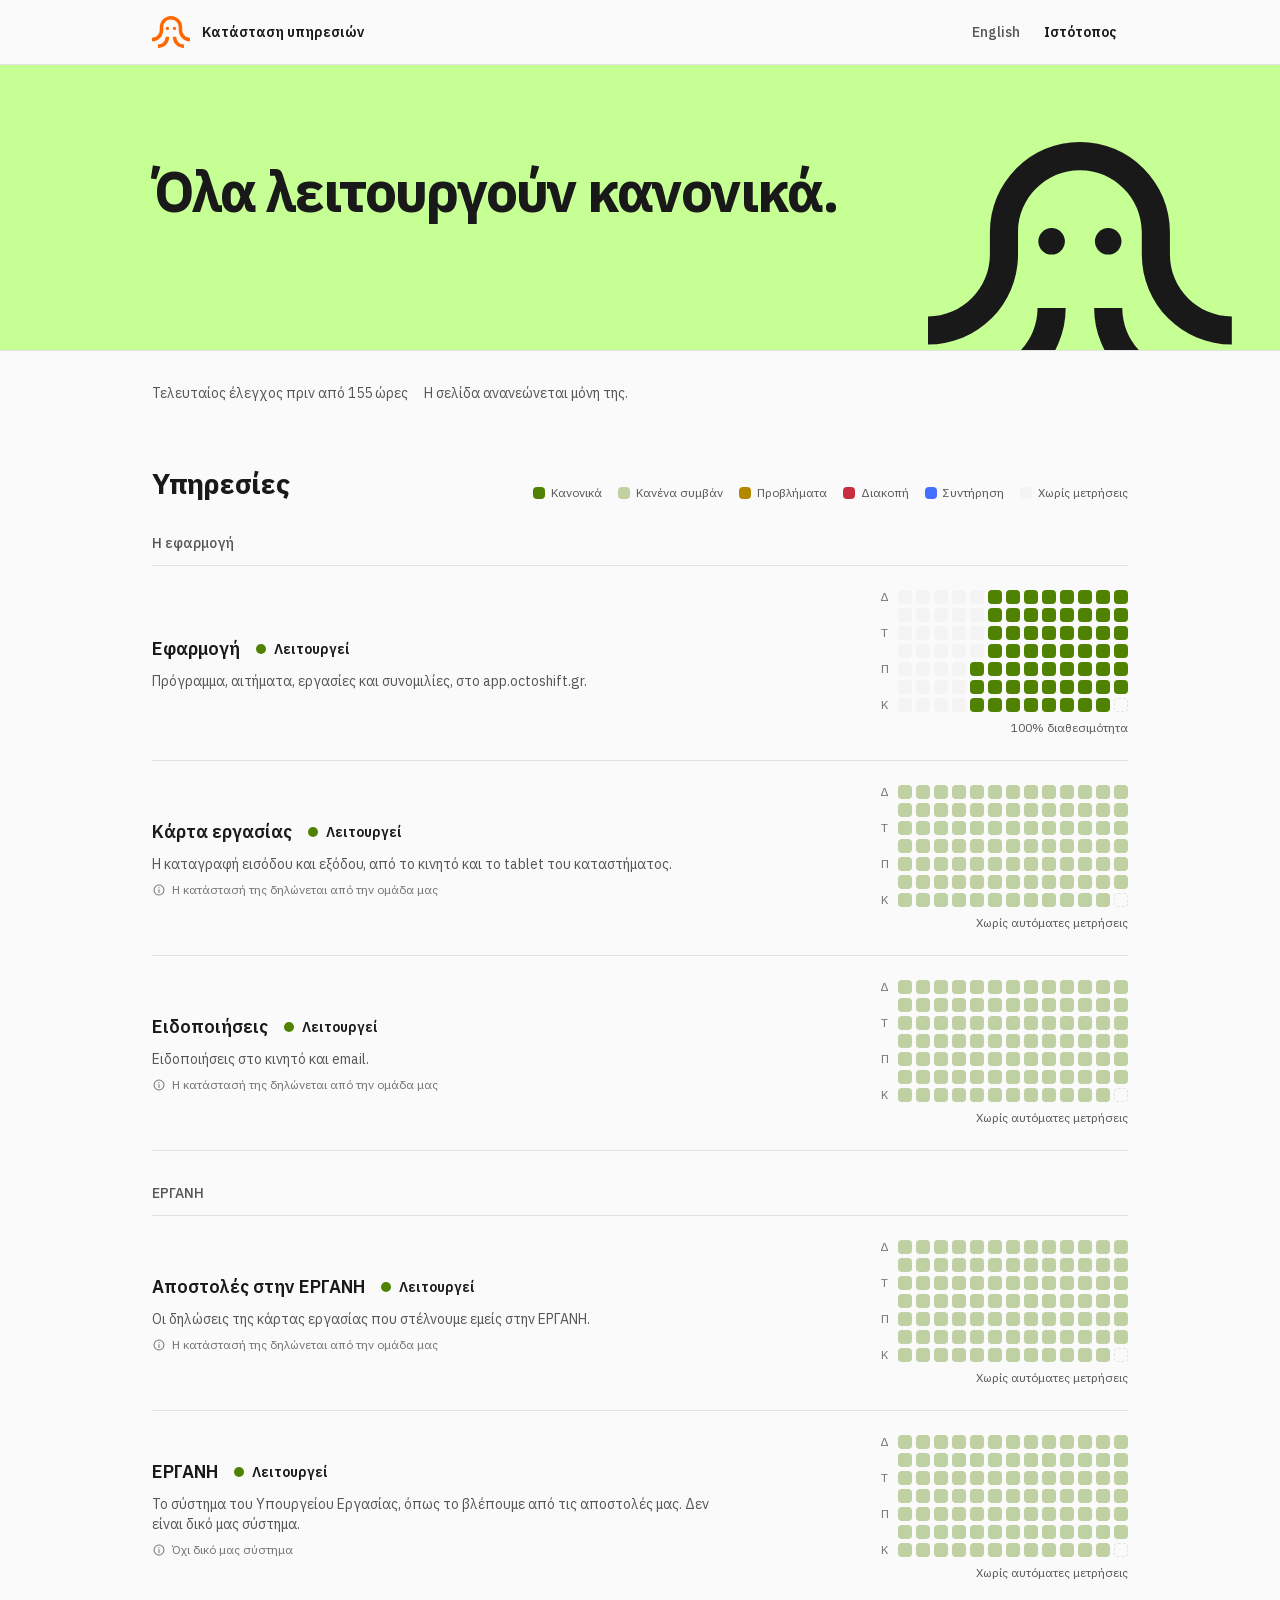
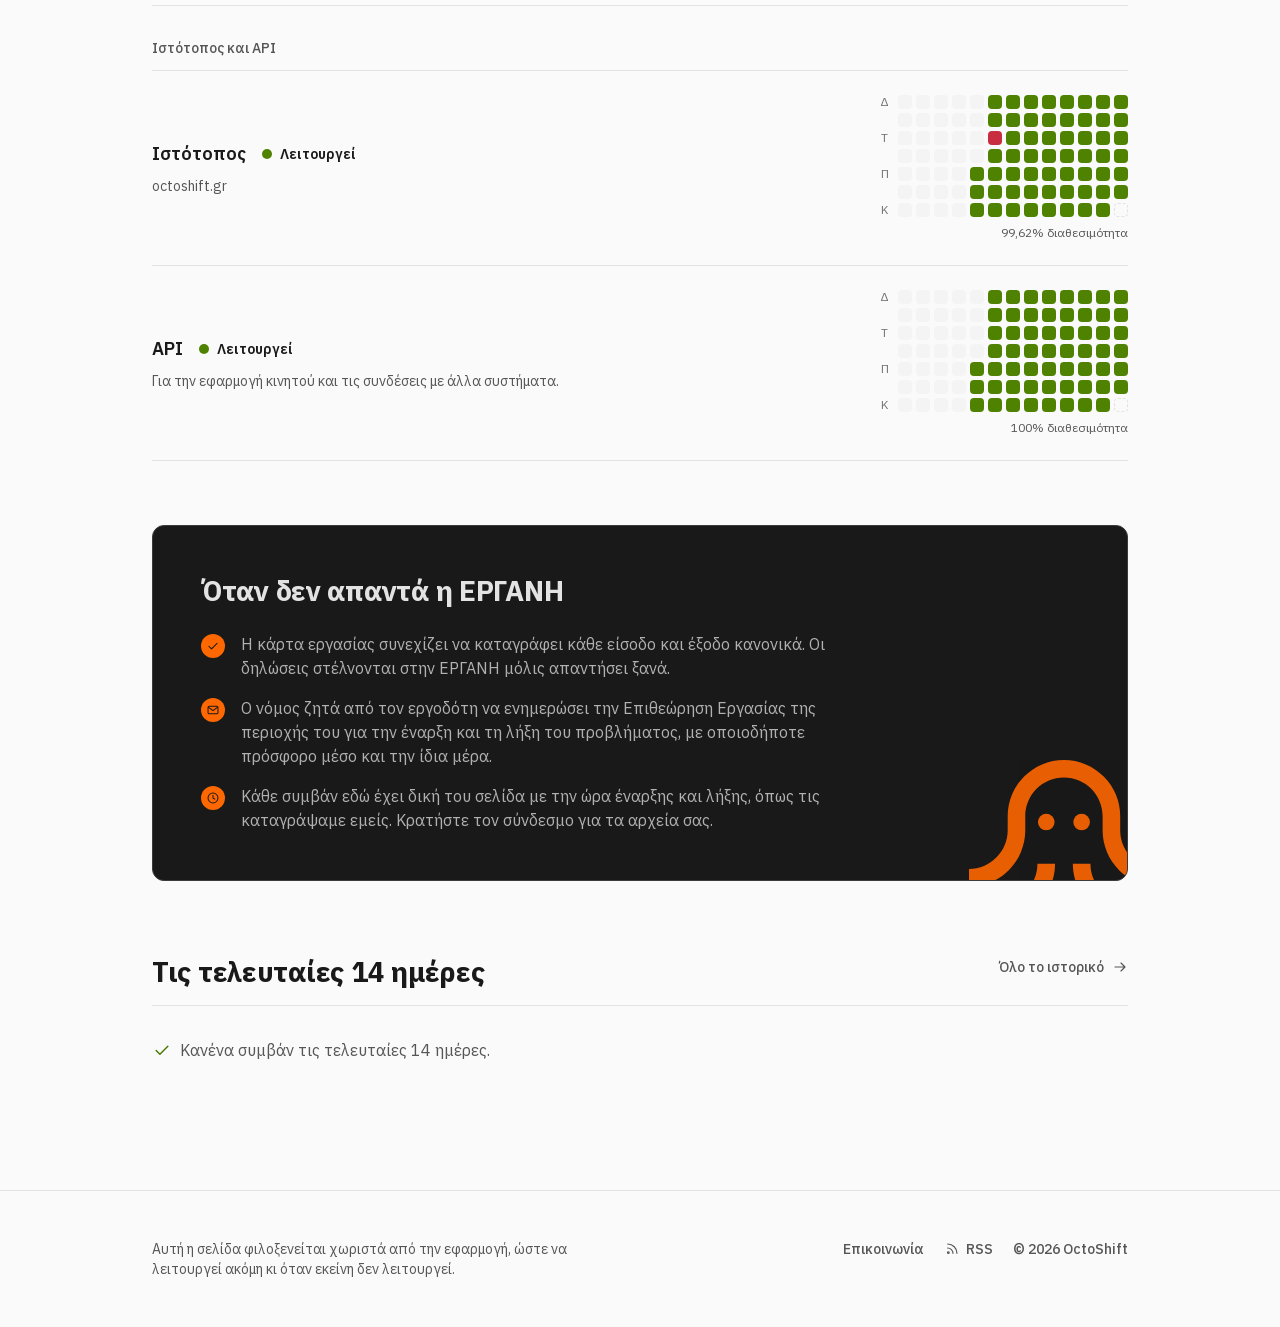
<file: index.html>
<!DOCTYPE html>
<html lang="el">
    <head>
        <meta charset="utf-8">
        <meta name="viewport" content="width=device-width, initial-scale=1">
        <script>
            (function () {
                var query = window.matchMedia('(prefers-color-scheme: dark)');
                var paint = function () { document.documentElement.classList.toggle('dark', query.matches); };
                paint();
                query.addEventListener('change', paint);
                document.documentElement.classList.add('js');
            })();
        </script>

        <title>Κατάσταση υπηρεσιών · OctoShift</title>
        <meta name="description" content="Αν λειτουργούν η εφαρμογή, η κάρτα εργασίας και οι αποστολές στην ΕΡΓΑΝΗ, τώρα και τις τελευταίες 13 εβδομάδες.">
        <link rel="canonical" href="https://status.octoshift.gr/">
                    <link rel="alternate" hreflang="el" href="https://status.octoshift.gr/">
                    <link rel="alternate" hreflang="en" href="https://status.octoshift.gr/en/">
                <link rel="alternate" hreflang="x-default" href="https://status.octoshift.gr/">
        <link rel="alternate" type="application/atom+xml" title="OctoShift · Κατάσταση υπηρεσιών" href="/feed.xml">

        <meta property="og:type" content="website">
        <meta property="og:site_name" content="OctoShift">
        <meta property="og:title" content="Κατάσταση υπηρεσιών">
        <meta property="og:description" content="Αν λειτουργούν η εφαρμογή, η κάρτα εργασίας και οι αποστολές στην ΕΡΓΑΝΗ, τώρα και τις τελευταίες 13 εβδομάδες.">
        <meta property="og:url" content="https://status.octoshift.gr/">

        <meta name="theme-color" media="(prefers-color-scheme: light)" content="#fafafa">
        <meta name="theme-color" media="(prefers-color-scheme: dark)" content="#131313">
        <link rel="icon" type="image/svg+xml" href="/favicon.svg">
        <link rel="stylesheet" href="/assets/status.css">
    </head>
    <body class="bg-canvas text-text font-sans antialiased">
        <a href="#main" class="focus-ring bg-surface text-text shadow-overlay sr-only z-60 rounded-sm px-4 py-2 font-semibold focus:not-sr-only focus:fixed focus:top-2 focus:left-2">
            Μετάβαση στο περιεχόμενο
        </a>

        <header class="border-border border-b">
            <div class="mx-auto flex h-16 max-w-5xl items-center justify-between gap-4 px-4 sm:px-6">
                <a href="/" class="focus-ring text-text -m-2 flex items-center gap-3 rounded-sm p-2"
                   aria-label="OctoShift, κατάσταση υπηρεσιών">
                    <svg viewBox="0 0 264.71 223.05"
      aria-hidden="true"      class="text-brand-orange h-8 w-auto">
    <g fill="currentColor">
        <path d="M264.71,152.02v24.51c-10.58,0-20.86-2.08-30.53-6.17-9.34-3.95-17.73-9.61-24.93-16.8-7.2-7.2-12.85-15.59-16.8-24.93-4.09-9.68-6.17-19.95-6.17-30.53v-19.66c0-29.73-24.19-53.92-53.92-53.92s-53.92,24.19-53.92,53.92v19.66c0,10.58-2.08,20.86-6.17,30.53-3.95,9.34-9.6,17.73-16.8,24.93-7.2,7.2-15.59,12.85-24.93,16.8-9.68,4.09-19.95,6.17-30.53,6.17v-24.51c29.73,0,53.92-24.19,53.92-53.92v-19.66c0-10.58,2.08-20.86,6.17-30.53,3.95-9.34,9.6-17.73,16.8-24.93,7.2-7.2,15.59-12.85,24.93-16.8,9.68-4.09,19.95-6.17,30.53-6.17s20.86,2.08,30.53,6.17c9.34,3.95,17.73,9.6,24.93,16.8,7.2,7.2,12.85,15.58,16.8,24.93,4.09,9.68,6.17,19.95,6.17,30.53v19.66c0,29.73,24.19,53.92,53.92,53.92Z"/>
<path d="M41.52,223.05v-24.51c29.73,0,53.92-24.19,53.92-53.92h24.51c0,10.58-2.08,20.86-6.17,30.53-3.95,9.34-9.6,17.73-16.8,24.93-7.2,7.2-15.59,12.85-24.93,16.8-9.68,4.09-19.95,6.17-30.53,6.17Z"/>
<path d="M223.2,223.05c-10.58,0-20.86-2.08-30.53-6.17-9.34-3.95-17.73-9.6-24.93-16.8-7.2-7.2-12.85-15.59-16.8-24.93-4.09-9.68-6.17-19.95-6.17-30.53h24.51c0,29.73,24.19,53.92,53.92,53.92v24.51Z"/>
<circle data-eye cx="107.69" cy="86.53" r="11.57"/>
<circle data-eye cx="157.02" cy="86.53" r="11.57"/>
    </g>
</svg>
                    <span class="text-sm font-semibold">Κατάσταση υπηρεσιών</span>
                </a>

                <nav class="flex items-center gap-1 text-sm font-medium">
                    <a href="https://status.octoshift.gr/en/" hreflang="en" lang="en"
                       title="Read this page in English"
                       class="focus-ring text-text-muted hover:text-text inline-flex min-h-touch items-center rounded-sm px-2">
                        English
                    </a>
                    <a href="https://octoshift.gr"
                       class="focus-ring text-text hover:bg-surface-hover inline-flex min-h-touch items-center rounded-sm px-3 font-semibold">
                        Ιστότοπος
                    </a>
                </nav>
            </div>
        </header>

        <main id="main">
            <section data-overall="operational"
             class="group/overall border-border relative isolate overflow-hidden border-b
                    data-[overall=operational]:bg-brand-lime data-[overall=operational]:text-on-brand-lime
                    data-[overall=maintenance]:bg-brand-blue data-[overall=maintenance]:text-on-brand-blue
                    data-[overall=degraded]:bg-brand-orange data-[overall=degraded]:text-on-brand-orange
                    data-[overall=partial]:bg-brand-orange data-[overall=partial]:text-on-brand-orange
                    data-[overall=outage]:bg-brand-ink data-[overall=outage]:text-on-brand-ink
                    data-[overall=unknown]:bg-canvas data-[overall=unknown]:text-text">
        <div class="mx-auto max-w-5xl px-4 pt-12 pb-32 sm:px-6 sm:pt-16 sm:pb-24 lg:pt-24 lg:pb-32">
            <h1 data-overall-text class="text-display-md tracking-display max-w-3xl font-bold text-balance">
                Όλα λειτουργούν κανονικά.
            </h1>
        </div>

        
        <svg viewBox="0 0 264.71 223.05"
      aria-hidden="true"      class="pointer-events-none absolute right-4 -bottom-8 -z-10 h-28 w-auto sm:right-12 sm:-bottom-12 sm:h-64
                                 text-brand-orange
                                 group-data-[overall=operational]/overall:text-brand-ink
                                 group-data-[overall=maintenance]/overall:text-brand-lime
                                 group-data-[overall=degraded]/overall:text-brand-ink
                                 group-data-[overall=partial]/overall:text-brand-ink">
    <g fill="currentColor">
        <path d="M264.71,152.02v24.51c-10.58,0-20.86-2.08-30.53-6.17-9.34-3.95-17.73-9.61-24.93-16.8-7.2-7.2-12.85-15.59-16.8-24.93-4.09-9.68-6.17-19.95-6.17-30.53v-19.66c0-29.73-24.19-53.92-53.92-53.92s-53.92,24.19-53.92,53.92v19.66c0,10.58-2.08,20.86-6.17,30.53-3.95,9.34-9.6,17.73-16.8,24.93-7.2,7.2-15.59,12.85-24.93,16.8-9.68,4.09-19.95,6.17-30.53,6.17v-24.51c29.73,0,53.92-24.19,53.92-53.92v-19.66c0-10.58,2.08-20.86,6.17-30.53,3.95-9.34,9.6-17.73,16.8-24.93,7.2-7.2,15.59-12.85,24.93-16.8,9.68-4.09,19.95-6.17,30.53-6.17s20.86,2.08,30.53,6.17c9.34,3.95,17.73,9.6,24.93,16.8,7.2,7.2,12.85,15.58,16.8,24.93,4.09,9.68,6.17,19.95,6.17,30.53v19.66c0,29.73,24.19,53.92,53.92,53.92Z"/>
<path d="M41.52,223.05v-24.51c29.73,0,53.92-24.19,53.92-53.92h24.51c0,10.58-2.08,20.86-6.17,30.53-3.95,9.34-9.6,17.73-16.8,24.93-7.2,7.2-15.59,12.85-24.93,16.8-9.68,4.09-19.95,6.17-30.53,6.17Z"/>
<path d="M223.2,223.05c-10.58,0-20.86-2.08-30.53-6.17-9.34-3.95-17.73-9.6-24.93-16.8-7.2-7.2-12.85-15.59-16.8-24.93-4.09-9.68-6.17-19.95-6.17-30.53h24.51c0,29.73,24.19,53.92,53.92,53.92v24.51Z"/>
<circle data-eye cx="107.69" cy="86.53" r="11.57"/>
<circle data-eye cx="157.02" cy="86.53" r="11.57"/>
    </g>
</svg>
    </section>

    <div class="mx-auto flex max-w-5xl flex-col gap-16 px-4 pt-8 sm:px-6">
        <p class="text-text-muted flex flex-wrap items-center gap-x-4 gap-y-1 text-sm">
            <span data-checked-at="2026-11-28T18:30:58+00:00">
                                    Τελευταίος έλεγχος 28 Νοεμβρίου 2026, 20:30
                            </span>
            <span class="hidden in-[.js]:inline">Η σελίδα ανανεώνεται μόνη της.</span>
        </p>

        
        
        
        <section aria-labelledby="components" class="flex flex-col gap-8">
            <div class="flex flex-wrap items-end justify-between gap-4">
                <h2 id="components" class="text-2xl font-bold tracking-tight">Υπηρεσίες</h2>

                <ul class="text-text-muted flex flex-wrap gap-x-4 gap-y-2 text-xs" aria-label="Οι τελευταίες 13 εβδομάδες, μία στήλη ανά εβδομάδα">
                                            <li class="flex items-center gap-1.5"><span class="bg-success size-3 rounded-xs" aria-hidden="true"></span>Κανονικά</li>
                                            <li class="flex items-center gap-1.5"><span class="bg-success/35 size-3 rounded-xs" aria-hidden="true"></span>Κανένα συμβάν</li>
                                            <li class="flex items-center gap-1.5"><span class="bg-warning size-3 rounded-xs" aria-hidden="true"></span>Προβλήματα</li>
                                            <li class="flex items-center gap-1.5"><span class="bg-danger size-3 rounded-xs" aria-hidden="true"></span>Διακοπή</li>
                                            <li class="flex items-center gap-1.5"><span class="bg-info size-3 rounded-xs" aria-hidden="true"></span>Συντήρηση</li>
                                            <li class="flex items-center gap-1.5"><span class="bg-surface-sunken size-3 rounded-xs" aria-hidden="true"></span>Χωρίς μετρήσεις</li>
                                    </ul>
            </div>

                            <div class="flex flex-col">
                    <h3 class="text-text-muted border-border border-b pb-3 text-sm font-medium">Η εφαρμογή</h3>

                                                                    <div data-component="app" data-declared="operational"
                             class="border-border grid gap-6 border-b py-6 md:grid-cols-12 md:items-center">
                            <div class="flex flex-col gap-2 md:col-span-7">
                                <div class="flex flex-wrap items-center gap-x-4 gap-y-2">
                                    <h4 class="text-lg font-semibold">Εφαρμογή</h4>
                                    <span data-state-pill data-state="operational" class="group/state inline-flex items-center gap-2 text-sm font-semibold whitespace-nowrap">
    <span aria-hidden="true" data-state="operational" class="data-[state=operational]:bg-success data-[state=maintenance]:bg-info data-[state=degraded]:bg-warning data-[state=partial]:bg-warning data-[state=outage]:bg-danger data-[state=unknown]:bg-surface-sunken data-[state=unknown]:ring-border-strong data-[state=unknown]:ring-1 data-[state=unknown]:ring-inset size-2.5 shrink-0 rounded-full"></span>
    <span data-state-label>Λειτουργεί</span>
</span>
                                </div>
                                <p class="text-text-muted max-w-xl text-sm text-pretty">
                                    Πρόγραμμα, αιτήματα, εργασίες και συνομιλίες, στο app.octoshift.gr.
                                </p>
                                                            </div>

                            <div class="flex flex-col gap-2 md:col-span-5 md:items-end">
                                <div class="flex items-start gap-1.5" data-grid="app" data-checked="true">
    <div aria-hidden="true" class="text-text-subtle grid grid-rows-7 gap-1 text-xs leading-none">
                    <span class="flex size-3.5 items-center justify-center ">Δ</span>
                    <span class="flex size-3.5 items-center justify-center invisible">Τ</span>
                    <span class="flex size-3.5 items-center justify-center ">Τ</span>
                    <span class="flex size-3.5 items-center justify-center invisible">Π</span>
                    <span class="flex size-3.5 items-center justify-center ">Π</span>
                    <span class="flex size-3.5 items-center justify-center invisible">Σ</span>
                    <span class="flex size-3.5 items-center justify-center ">Κ</span>
            </div>

    <div aria-hidden="true" class="grid grid-flow-col grid-rows-7 gap-1">
                                <span data-day="2026-08-31" data-level="none" data-declared="none"
                   title="Δευτέρα 31 Αυγούστου: χωρίς μετρήσεις"                   class="data-[level=ok]:bg-success data-[level=quiet]:bg-success/35 data-[level=dip]:bg-warning/55 data-[level=degraded]:bg-warning data-[level=outage]:bg-danger data-[level=maintenance]:bg-info data-[level=none]:bg-surface-sunken data-[level=future]:border data-[level=future]:border-dashed data-[level=future]:border-border size-3.5 rounded-xs"></span>
                                <span data-day="2026-09-01" data-level="none" data-declared="none"
                   title="Τρίτη 1 Σεπτεμβρίου: χωρίς μετρήσεις"                   class="data-[level=ok]:bg-success data-[level=quiet]:bg-success/35 data-[level=dip]:bg-warning/55 data-[level=degraded]:bg-warning data-[level=outage]:bg-danger data-[level=maintenance]:bg-info data-[level=none]:bg-surface-sunken data-[level=future]:border data-[level=future]:border-dashed data-[level=future]:border-border size-3.5 rounded-xs"></span>
                                <span data-day="2026-09-02" data-level="none" data-declared="none"
                   title="Τετάρτη 2 Σεπτεμβρίου: χωρίς μετρήσεις"                   class="data-[level=ok]:bg-success data-[level=quiet]:bg-success/35 data-[level=dip]:bg-warning/55 data-[level=degraded]:bg-warning data-[level=outage]:bg-danger data-[level=maintenance]:bg-info data-[level=none]:bg-surface-sunken data-[level=future]:border data-[level=future]:border-dashed data-[level=future]:border-border size-3.5 rounded-xs"></span>
                                <span data-day="2026-09-03" data-level="none" data-declared="none"
                   title="Πέμπτη 3 Σεπτεμβρίου: χωρίς μετρήσεις"                   class="data-[level=ok]:bg-success data-[level=quiet]:bg-success/35 data-[level=dip]:bg-warning/55 data-[level=degraded]:bg-warning data-[level=outage]:bg-danger data-[level=maintenance]:bg-info data-[level=none]:bg-surface-sunken data-[level=future]:border data-[level=future]:border-dashed data-[level=future]:border-border size-3.5 rounded-xs"></span>
                                <span data-day="2026-09-04" data-level="none" data-declared="none"
                   title="Παρασκευή 4 Σεπτεμβρίου: χωρίς μετρήσεις"                   class="data-[level=ok]:bg-success data-[level=quiet]:bg-success/35 data-[level=dip]:bg-warning/55 data-[level=degraded]:bg-warning data-[level=outage]:bg-danger data-[level=maintenance]:bg-info data-[level=none]:bg-surface-sunken data-[level=future]:border data-[level=future]:border-dashed data-[level=future]:border-border size-3.5 rounded-xs"></span>
                                <span data-day="2026-09-05" data-level="none" data-declared="none"
                   title="Σάββατο 5 Σεπτεμβρίου: χωρίς μετρήσεις"                   class="data-[level=ok]:bg-success data-[level=quiet]:bg-success/35 data-[level=dip]:bg-warning/55 data-[level=degraded]:bg-warning data-[level=outage]:bg-danger data-[level=maintenance]:bg-info data-[level=none]:bg-surface-sunken data-[level=future]:border data-[level=future]:border-dashed data-[level=future]:border-border size-3.5 rounded-xs"></span>
                                <span data-day="2026-09-06" data-level="none" data-declared="none"
                   title="Κυριακή 6 Σεπτεμβρίου: χωρίς μετρήσεις"                   class="data-[level=ok]:bg-success data-[level=quiet]:bg-success/35 data-[level=dip]:bg-warning/55 data-[level=degraded]:bg-warning data-[level=outage]:bg-danger data-[level=maintenance]:bg-info data-[level=none]:bg-surface-sunken data-[level=future]:border data-[level=future]:border-dashed data-[level=future]:border-border size-3.5 rounded-xs"></span>
                                <span data-day="2026-09-07" data-level="none" data-declared="none"
                   title="Δευτέρα 7 Σεπτεμβρίου: χωρίς μετρήσεις"                   class="data-[level=ok]:bg-success data-[level=quiet]:bg-success/35 data-[level=dip]:bg-warning/55 data-[level=degraded]:bg-warning data-[level=outage]:bg-danger data-[level=maintenance]:bg-info data-[level=none]:bg-surface-sunken data-[level=future]:border data-[level=future]:border-dashed data-[level=future]:border-border size-3.5 rounded-xs"></span>
                                <span data-day="2026-09-08" data-level="none" data-declared="none"
                   title="Τρίτη 8 Σεπτεμβρίου: χωρίς μετρήσεις"                   class="data-[level=ok]:bg-success data-[level=quiet]:bg-success/35 data-[level=dip]:bg-warning/55 data-[level=degraded]:bg-warning data-[level=outage]:bg-danger data-[level=maintenance]:bg-info data-[level=none]:bg-surface-sunken data-[level=future]:border data-[level=future]:border-dashed data-[level=future]:border-border size-3.5 rounded-xs"></span>
                                <span data-day="2026-09-09" data-level="none" data-declared="none"
                   title="Τετάρτη 9 Σεπτεμβρίου: χωρίς μετρήσεις"                   class="data-[level=ok]:bg-success data-[level=quiet]:bg-success/35 data-[level=dip]:bg-warning/55 data-[level=degraded]:bg-warning data-[level=outage]:bg-danger data-[level=maintenance]:bg-info data-[level=none]:bg-surface-sunken data-[level=future]:border data-[level=future]:border-dashed data-[level=future]:border-border size-3.5 rounded-xs"></span>
                                <span data-day="2026-09-10" data-level="none" data-declared="none"
                   title="Πέμπτη 10 Σεπτεμβρίου: χωρίς μετρήσεις"                   class="data-[level=ok]:bg-success data-[level=quiet]:bg-success/35 data-[level=dip]:bg-warning/55 data-[level=degraded]:bg-warning data-[level=outage]:bg-danger data-[level=maintenance]:bg-info data-[level=none]:bg-surface-sunken data-[level=future]:border data-[level=future]:border-dashed data-[level=future]:border-border size-3.5 rounded-xs"></span>
                                <span data-day="2026-09-11" data-level="none" data-declared="none"
                   title="Παρασκευή 11 Σεπτεμβρίου: χωρίς μετρήσεις"                   class="data-[level=ok]:bg-success data-[level=quiet]:bg-success/35 data-[level=dip]:bg-warning/55 data-[level=degraded]:bg-warning data-[level=outage]:bg-danger data-[level=maintenance]:bg-info data-[level=none]:bg-surface-sunken data-[level=future]:border data-[level=future]:border-dashed data-[level=future]:border-border size-3.5 rounded-xs"></span>
                                <span data-day="2026-09-12" data-level="none" data-declared="none"
                   title="Σάββατο 12 Σεπτεμβρίου: χωρίς μετρήσεις"                   class="data-[level=ok]:bg-success data-[level=quiet]:bg-success/35 data-[level=dip]:bg-warning/55 data-[level=degraded]:bg-warning data-[level=outage]:bg-danger data-[level=maintenance]:bg-info data-[level=none]:bg-surface-sunken data-[level=future]:border data-[level=future]:border-dashed data-[level=future]:border-border size-3.5 rounded-xs"></span>
                                <span data-day="2026-09-13" data-level="none" data-declared="none"
                   title="Κυριακή 13 Σεπτεμβρίου: χωρίς μετρήσεις"                   class="data-[level=ok]:bg-success data-[level=quiet]:bg-success/35 data-[level=dip]:bg-warning/55 data-[level=degraded]:bg-warning data-[level=outage]:bg-danger data-[level=maintenance]:bg-info data-[level=none]:bg-surface-sunken data-[level=future]:border data-[level=future]:border-dashed data-[level=future]:border-border size-3.5 rounded-xs"></span>
                                <span data-day="2026-09-14" data-level="none" data-declared="none"
                   title="Δευτέρα 14 Σεπτεμβρίου: χωρίς μετρήσεις"                   class="data-[level=ok]:bg-success data-[level=quiet]:bg-success/35 data-[level=dip]:bg-warning/55 data-[level=degraded]:bg-warning data-[level=outage]:bg-danger data-[level=maintenance]:bg-info data-[level=none]:bg-surface-sunken data-[level=future]:border data-[level=future]:border-dashed data-[level=future]:border-border size-3.5 rounded-xs"></span>
                                <span data-day="2026-09-15" data-level="none" data-declared="none"
                   title="Τρίτη 15 Σεπτεμβρίου: χωρίς μετρήσεις"                   class="data-[level=ok]:bg-success data-[level=quiet]:bg-success/35 data-[level=dip]:bg-warning/55 data-[level=degraded]:bg-warning data-[level=outage]:bg-danger data-[level=maintenance]:bg-info data-[level=none]:bg-surface-sunken data-[level=future]:border data-[level=future]:border-dashed data-[level=future]:border-border size-3.5 rounded-xs"></span>
                                <span data-day="2026-09-16" data-level="none" data-declared="none"
                   title="Τετάρτη 16 Σεπτεμβρίου: χωρίς μετρήσεις"                   class="data-[level=ok]:bg-success data-[level=quiet]:bg-success/35 data-[level=dip]:bg-warning/55 data-[level=degraded]:bg-warning data-[level=outage]:bg-danger data-[level=maintenance]:bg-info data-[level=none]:bg-surface-sunken data-[level=future]:border data-[level=future]:border-dashed data-[level=future]:border-border size-3.5 rounded-xs"></span>
                                <span data-day="2026-09-17" data-level="none" data-declared="none"
                   title="Πέμπτη 17 Σεπτεμβρίου: χωρίς μετρήσεις"                   class="data-[level=ok]:bg-success data-[level=quiet]:bg-success/35 data-[level=dip]:bg-warning/55 data-[level=degraded]:bg-warning data-[level=outage]:bg-danger data-[level=maintenance]:bg-info data-[level=none]:bg-surface-sunken data-[level=future]:border data-[level=future]:border-dashed data-[level=future]:border-border size-3.5 rounded-xs"></span>
                                <span data-day="2026-09-18" data-level="none" data-declared="none"
                   title="Παρασκευή 18 Σεπτεμβρίου: χωρίς μετρήσεις"                   class="data-[level=ok]:bg-success data-[level=quiet]:bg-success/35 data-[level=dip]:bg-warning/55 data-[level=degraded]:bg-warning data-[level=outage]:bg-danger data-[level=maintenance]:bg-info data-[level=none]:bg-surface-sunken data-[level=future]:border data-[level=future]:border-dashed data-[level=future]:border-border size-3.5 rounded-xs"></span>
                                <span data-day="2026-09-19" data-level="none" data-declared="none"
                   title="Σάββατο 19 Σεπτεμβρίου: χωρίς μετρήσεις"                   class="data-[level=ok]:bg-success data-[level=quiet]:bg-success/35 data-[level=dip]:bg-warning/55 data-[level=degraded]:bg-warning data-[level=outage]:bg-danger data-[level=maintenance]:bg-info data-[level=none]:bg-surface-sunken data-[level=future]:border data-[level=future]:border-dashed data-[level=future]:border-border size-3.5 rounded-xs"></span>
                                <span data-day="2026-09-20" data-level="none" data-declared="none"
                   title="Κυριακή 20 Σεπτεμβρίου: χωρίς μετρήσεις"                   class="data-[level=ok]:bg-success data-[level=quiet]:bg-success/35 data-[level=dip]:bg-warning/55 data-[level=degraded]:bg-warning data-[level=outage]:bg-danger data-[level=maintenance]:bg-info data-[level=none]:bg-surface-sunken data-[level=future]:border data-[level=future]:border-dashed data-[level=future]:border-border size-3.5 rounded-xs"></span>
                                <span data-day="2026-09-21" data-level="none" data-declared="none"
                   title="Δευτέρα 21 Σεπτεμβρίου: χωρίς μετρήσεις"                   class="data-[level=ok]:bg-success data-[level=quiet]:bg-success/35 data-[level=dip]:bg-warning/55 data-[level=degraded]:bg-warning data-[level=outage]:bg-danger data-[level=maintenance]:bg-info data-[level=none]:bg-surface-sunken data-[level=future]:border data-[level=future]:border-dashed data-[level=future]:border-border size-3.5 rounded-xs"></span>
                                <span data-day="2026-09-22" data-level="none" data-declared="none"
                   title="Τρίτη 22 Σεπτεμβρίου: χωρίς μετρήσεις"                   class="data-[level=ok]:bg-success data-[level=quiet]:bg-success/35 data-[level=dip]:bg-warning/55 data-[level=degraded]:bg-warning data-[level=outage]:bg-danger data-[level=maintenance]:bg-info data-[level=none]:bg-surface-sunken data-[level=future]:border data-[level=future]:border-dashed data-[level=future]:border-border size-3.5 rounded-xs"></span>
                                <span data-day="2026-09-23" data-level="none" data-declared="none"
                   title="Τετάρτη 23 Σεπτεμβρίου: χωρίς μετρήσεις"                   class="data-[level=ok]:bg-success data-[level=quiet]:bg-success/35 data-[level=dip]:bg-warning/55 data-[level=degraded]:bg-warning data-[level=outage]:bg-danger data-[level=maintenance]:bg-info data-[level=none]:bg-surface-sunken data-[level=future]:border data-[level=future]:border-dashed data-[level=future]:border-border size-3.5 rounded-xs"></span>
                                <span data-day="2026-09-24" data-level="none" data-declared="none"
                   title="Πέμπτη 24 Σεπτεμβρίου: χωρίς μετρήσεις"                   class="data-[level=ok]:bg-success data-[level=quiet]:bg-success/35 data-[level=dip]:bg-warning/55 data-[level=degraded]:bg-warning data-[level=outage]:bg-danger data-[level=maintenance]:bg-info data-[level=none]:bg-surface-sunken data-[level=future]:border data-[level=future]:border-dashed data-[level=future]:border-border size-3.5 rounded-xs"></span>
                                <span data-day="2026-09-25" data-level="none" data-declared="none"
                   title="Παρασκευή 25 Σεπτεμβρίου: χωρίς μετρήσεις"                   class="data-[level=ok]:bg-success data-[level=quiet]:bg-success/35 data-[level=dip]:bg-warning/55 data-[level=degraded]:bg-warning data-[level=outage]:bg-danger data-[level=maintenance]:bg-info data-[level=none]:bg-surface-sunken data-[level=future]:border data-[level=future]:border-dashed data-[level=future]:border-border size-3.5 rounded-xs"></span>
                                <span data-day="2026-09-26" data-level="none" data-declared="none"
                   title="Σάββατο 26 Σεπτεμβρίου: χωρίς μετρήσεις"                   class="data-[level=ok]:bg-success data-[level=quiet]:bg-success/35 data-[level=dip]:bg-warning/55 data-[level=degraded]:bg-warning data-[level=outage]:bg-danger data-[level=maintenance]:bg-info data-[level=none]:bg-surface-sunken data-[level=future]:border data-[level=future]:border-dashed data-[level=future]:border-border size-3.5 rounded-xs"></span>
                                <span data-day="2026-09-27" data-level="none" data-declared="none"
                   title="Κυριακή 27 Σεπτεμβρίου: χωρίς μετρήσεις"                   class="data-[level=ok]:bg-success data-[level=quiet]:bg-success/35 data-[level=dip]:bg-warning/55 data-[level=degraded]:bg-warning data-[level=outage]:bg-danger data-[level=maintenance]:bg-info data-[level=none]:bg-surface-sunken data-[level=future]:border data-[level=future]:border-dashed data-[level=future]:border-border size-3.5 rounded-xs"></span>
                                <span data-day="2026-09-28" data-level="none" data-declared="none"
                   title="Δευτέρα 28 Σεπτεμβρίου: χωρίς μετρήσεις"                   class="data-[level=ok]:bg-success data-[level=quiet]:bg-success/35 data-[level=dip]:bg-warning/55 data-[level=degraded]:bg-warning data-[level=outage]:bg-danger data-[level=maintenance]:bg-info data-[level=none]:bg-surface-sunken data-[level=future]:border data-[level=future]:border-dashed data-[level=future]:border-border size-3.5 rounded-xs"></span>
                                <span data-day="2026-09-29" data-level="none" data-declared="none"
                   title="Τρίτη 29 Σεπτεμβρίου: χωρίς μετρήσεις"                   class="data-[level=ok]:bg-success data-[level=quiet]:bg-success/35 data-[level=dip]:bg-warning/55 data-[level=degraded]:bg-warning data-[level=outage]:bg-danger data-[level=maintenance]:bg-info data-[level=none]:bg-surface-sunken data-[level=future]:border data-[level=future]:border-dashed data-[level=future]:border-border size-3.5 rounded-xs"></span>
                                <span data-day="2026-09-30" data-level="none" data-declared="none"
                   title="Τετάρτη 30 Σεπτεμβρίου: χωρίς μετρήσεις"                   class="data-[level=ok]:bg-success data-[level=quiet]:bg-success/35 data-[level=dip]:bg-warning/55 data-[level=degraded]:bg-warning data-[level=outage]:bg-danger data-[level=maintenance]:bg-info data-[level=none]:bg-surface-sunken data-[level=future]:border data-[level=future]:border-dashed data-[level=future]:border-border size-3.5 rounded-xs"></span>
                                <span data-day="2026-10-01" data-level="none" data-declared="none"
                   title="Πέμπτη 1 Οκτωβρίου: χωρίς μετρήσεις"                   class="data-[level=ok]:bg-success data-[level=quiet]:bg-success/35 data-[level=dip]:bg-warning/55 data-[level=degraded]:bg-warning data-[level=outage]:bg-danger data-[level=maintenance]:bg-info data-[level=none]:bg-surface-sunken data-[level=future]:border data-[level=future]:border-dashed data-[level=future]:border-border size-3.5 rounded-xs"></span>
                                <span data-day="2026-10-02" data-level="ok" data-declared="none"
                   title="Παρασκευή 2 Οκτωβρίου: 100% διαθεσιμότητα"                   class="data-[level=ok]:bg-success data-[level=quiet]:bg-success/35 data-[level=dip]:bg-warning/55 data-[level=degraded]:bg-warning data-[level=outage]:bg-danger data-[level=maintenance]:bg-info data-[level=none]:bg-surface-sunken data-[level=future]:border data-[level=future]:border-dashed data-[level=future]:border-border size-3.5 rounded-xs"></span>
                                <span data-day="2026-10-03" data-level="ok" data-declared="none"
                   title="Σάββατο 3 Οκτωβρίου: 100% διαθεσιμότητα"                   class="data-[level=ok]:bg-success data-[level=quiet]:bg-success/35 data-[level=dip]:bg-warning/55 data-[level=degraded]:bg-warning data-[level=outage]:bg-danger data-[level=maintenance]:bg-info data-[level=none]:bg-surface-sunken data-[level=future]:border data-[level=future]:border-dashed data-[level=future]:border-border size-3.5 rounded-xs"></span>
                                <span data-day="2026-10-04" data-level="ok" data-declared="none"
                   title="Κυριακή 4 Οκτωβρίου: 100% διαθεσιμότητα"                   class="data-[level=ok]:bg-success data-[level=quiet]:bg-success/35 data-[level=dip]:bg-warning/55 data-[level=degraded]:bg-warning data-[level=outage]:bg-danger data-[level=maintenance]:bg-info data-[level=none]:bg-surface-sunken data-[level=future]:border data-[level=future]:border-dashed data-[level=future]:border-border size-3.5 rounded-xs"></span>
                                <span data-day="2026-10-05" data-level="ok" data-declared="none"
                   title="Δευτέρα 5 Οκτωβρίου: 100% διαθεσιμότητα"                   class="data-[level=ok]:bg-success data-[level=quiet]:bg-success/35 data-[level=dip]:bg-warning/55 data-[level=degraded]:bg-warning data-[level=outage]:bg-danger data-[level=maintenance]:bg-info data-[level=none]:bg-surface-sunken data-[level=future]:border data-[level=future]:border-dashed data-[level=future]:border-border size-3.5 rounded-xs"></span>
                                <span data-day="2026-10-06" data-level="ok" data-declared="none"
                   title="Τρίτη 6 Οκτωβρίου: 100% διαθεσιμότητα"                   class="data-[level=ok]:bg-success data-[level=quiet]:bg-success/35 data-[level=dip]:bg-warning/55 data-[level=degraded]:bg-warning data-[level=outage]:bg-danger data-[level=maintenance]:bg-info data-[level=none]:bg-surface-sunken data-[level=future]:border data-[level=future]:border-dashed data-[level=future]:border-border size-3.5 rounded-xs"></span>
                                <span data-day="2026-10-07" data-level="ok" data-declared="none"
                   title="Τετάρτη 7 Οκτωβρίου: 100% διαθεσιμότητα"                   class="data-[level=ok]:bg-success data-[level=quiet]:bg-success/35 data-[level=dip]:bg-warning/55 data-[level=degraded]:bg-warning data-[level=outage]:bg-danger data-[level=maintenance]:bg-info data-[level=none]:bg-surface-sunken data-[level=future]:border data-[level=future]:border-dashed data-[level=future]:border-border size-3.5 rounded-xs"></span>
                                <span data-day="2026-10-08" data-level="ok" data-declared="none"
                   title="Πέμπτη 8 Οκτωβρίου: 100% διαθεσιμότητα"                   class="data-[level=ok]:bg-success data-[level=quiet]:bg-success/35 data-[level=dip]:bg-warning/55 data-[level=degraded]:bg-warning data-[level=outage]:bg-danger data-[level=maintenance]:bg-info data-[level=none]:bg-surface-sunken data-[level=future]:border data-[level=future]:border-dashed data-[level=future]:border-border size-3.5 rounded-xs"></span>
                                <span data-day="2026-10-09" data-level="ok" data-declared="none"
                   title="Παρασκευή 9 Οκτωβρίου: 100% διαθεσιμότητα"                   class="data-[level=ok]:bg-success data-[level=quiet]:bg-success/35 data-[level=dip]:bg-warning/55 data-[level=degraded]:bg-warning data-[level=outage]:bg-danger data-[level=maintenance]:bg-info data-[level=none]:bg-surface-sunken data-[level=future]:border data-[level=future]:border-dashed data-[level=future]:border-border size-3.5 rounded-xs"></span>
                                <span data-day="2026-10-10" data-level="ok" data-declared="none"
                   title="Σάββατο 10 Οκτωβρίου: 100% διαθεσιμότητα"                   class="data-[level=ok]:bg-success data-[level=quiet]:bg-success/35 data-[level=dip]:bg-warning/55 data-[level=degraded]:bg-warning data-[level=outage]:bg-danger data-[level=maintenance]:bg-info data-[level=none]:bg-surface-sunken data-[level=future]:border data-[level=future]:border-dashed data-[level=future]:border-border size-3.5 rounded-xs"></span>
                                <span data-day="2026-10-11" data-level="ok" data-declared="none"
                   title="Κυριακή 11 Οκτωβρίου: 100% διαθεσιμότητα"                   class="data-[level=ok]:bg-success data-[level=quiet]:bg-success/35 data-[level=dip]:bg-warning/55 data-[level=degraded]:bg-warning data-[level=outage]:bg-danger data-[level=maintenance]:bg-info data-[level=none]:bg-surface-sunken data-[level=future]:border data-[level=future]:border-dashed data-[level=future]:border-border size-3.5 rounded-xs"></span>
                                <span data-day="2026-10-12" data-level="ok" data-declared="none"
                   title="Δευτέρα 12 Οκτωβρίου: 100% διαθεσιμότητα"                   class="data-[level=ok]:bg-success data-[level=quiet]:bg-success/35 data-[level=dip]:bg-warning/55 data-[level=degraded]:bg-warning data-[level=outage]:bg-danger data-[level=maintenance]:bg-info data-[level=none]:bg-surface-sunken data-[level=future]:border data-[level=future]:border-dashed data-[level=future]:border-border size-3.5 rounded-xs"></span>
                                <span data-day="2026-10-13" data-level="ok" data-declared="none"
                   title="Τρίτη 13 Οκτωβρίου: 100% διαθεσιμότητα"                   class="data-[level=ok]:bg-success data-[level=quiet]:bg-success/35 data-[level=dip]:bg-warning/55 data-[level=degraded]:bg-warning data-[level=outage]:bg-danger data-[level=maintenance]:bg-info data-[level=none]:bg-surface-sunken data-[level=future]:border data-[level=future]:border-dashed data-[level=future]:border-border size-3.5 rounded-xs"></span>
                                <span data-day="2026-10-14" data-level="ok" data-declared="none"
                   title="Τετάρτη 14 Οκτωβρίου: 100% διαθεσιμότητα"                   class="data-[level=ok]:bg-success data-[level=quiet]:bg-success/35 data-[level=dip]:bg-warning/55 data-[level=degraded]:bg-warning data-[level=outage]:bg-danger data-[level=maintenance]:bg-info data-[level=none]:bg-surface-sunken data-[level=future]:border data-[level=future]:border-dashed data-[level=future]:border-border size-3.5 rounded-xs"></span>
                                <span data-day="2026-10-15" data-level="ok" data-declared="none"
                   title="Πέμπτη 15 Οκτωβρίου: 100% διαθεσιμότητα"                   class="data-[level=ok]:bg-success data-[level=quiet]:bg-success/35 data-[level=dip]:bg-warning/55 data-[level=degraded]:bg-warning data-[level=outage]:bg-danger data-[level=maintenance]:bg-info data-[level=none]:bg-surface-sunken data-[level=future]:border data-[level=future]:border-dashed data-[level=future]:border-border size-3.5 rounded-xs"></span>
                                <span data-day="2026-10-16" data-level="ok" data-declared="none"
                   title="Παρασκευή 16 Οκτωβρίου: 100% διαθεσιμότητα"                   class="data-[level=ok]:bg-success data-[level=quiet]:bg-success/35 data-[level=dip]:bg-warning/55 data-[level=degraded]:bg-warning data-[level=outage]:bg-danger data-[level=maintenance]:bg-info data-[level=none]:bg-surface-sunken data-[level=future]:border data-[level=future]:border-dashed data-[level=future]:border-border size-3.5 rounded-xs"></span>
                                <span data-day="2026-10-17" data-level="ok" data-declared="none"
                   title="Σάββατο 17 Οκτωβρίου: 100% διαθεσιμότητα"                   class="data-[level=ok]:bg-success data-[level=quiet]:bg-success/35 data-[level=dip]:bg-warning/55 data-[level=degraded]:bg-warning data-[level=outage]:bg-danger data-[level=maintenance]:bg-info data-[level=none]:bg-surface-sunken data-[level=future]:border data-[level=future]:border-dashed data-[level=future]:border-border size-3.5 rounded-xs"></span>
                                <span data-day="2026-10-18" data-level="ok" data-declared="none"
                   title="Κυριακή 18 Οκτωβρίου: 100% διαθεσιμότητα"                   class="data-[level=ok]:bg-success data-[level=quiet]:bg-success/35 data-[level=dip]:bg-warning/55 data-[level=degraded]:bg-warning data-[level=outage]:bg-danger data-[level=maintenance]:bg-info data-[level=none]:bg-surface-sunken data-[level=future]:border data-[level=future]:border-dashed data-[level=future]:border-border size-3.5 rounded-xs"></span>
                                <span data-day="2026-10-19" data-level="ok" data-declared="none"
                   title="Δευτέρα 19 Οκτωβρίου: 100% διαθεσιμότητα"                   class="data-[level=ok]:bg-success data-[level=quiet]:bg-success/35 data-[level=dip]:bg-warning/55 data-[level=degraded]:bg-warning data-[level=outage]:bg-danger data-[level=maintenance]:bg-info data-[level=none]:bg-surface-sunken data-[level=future]:border data-[level=future]:border-dashed data-[level=future]:border-border size-3.5 rounded-xs"></span>
                                <span data-day="2026-10-20" data-level="ok" data-declared="none"
                   title="Τρίτη 20 Οκτωβρίου: 100% διαθεσιμότητα"                   class="data-[level=ok]:bg-success data-[level=quiet]:bg-success/35 data-[level=dip]:bg-warning/55 data-[level=degraded]:bg-warning data-[level=outage]:bg-danger data-[level=maintenance]:bg-info data-[level=none]:bg-surface-sunken data-[level=future]:border data-[level=future]:border-dashed data-[level=future]:border-border size-3.5 rounded-xs"></span>
                                <span data-day="2026-10-21" data-level="ok" data-declared="none"
                   title="Τετάρτη 21 Οκτωβρίου: 100% διαθεσιμότητα"                   class="data-[level=ok]:bg-success data-[level=quiet]:bg-success/35 data-[level=dip]:bg-warning/55 data-[level=degraded]:bg-warning data-[level=outage]:bg-danger data-[level=maintenance]:bg-info data-[level=none]:bg-surface-sunken data-[level=future]:border data-[level=future]:border-dashed data-[level=future]:border-border size-3.5 rounded-xs"></span>
                                <span data-day="2026-10-22" data-level="ok" data-declared="none"
                   title="Πέμπτη 22 Οκτωβρίου: 100% διαθεσιμότητα"                   class="data-[level=ok]:bg-success data-[level=quiet]:bg-success/35 data-[level=dip]:bg-warning/55 data-[level=degraded]:bg-warning data-[level=outage]:bg-danger data-[level=maintenance]:bg-info data-[level=none]:bg-surface-sunken data-[level=future]:border data-[level=future]:border-dashed data-[level=future]:border-border size-3.5 rounded-xs"></span>
                                <span data-day="2026-10-23" data-level="ok" data-declared="none"
                   title="Παρασκευή 23 Οκτωβρίου: 100% διαθεσιμότητα"                   class="data-[level=ok]:bg-success data-[level=quiet]:bg-success/35 data-[level=dip]:bg-warning/55 data-[level=degraded]:bg-warning data-[level=outage]:bg-danger data-[level=maintenance]:bg-info data-[level=none]:bg-surface-sunken data-[level=future]:border data-[level=future]:border-dashed data-[level=future]:border-border size-3.5 rounded-xs"></span>
                                <span data-day="2026-10-24" data-level="ok" data-declared="none"
                   title="Σάββατο 24 Οκτωβρίου: 100% διαθεσιμότητα"                   class="data-[level=ok]:bg-success data-[level=quiet]:bg-success/35 data-[level=dip]:bg-warning/55 data-[level=degraded]:bg-warning data-[level=outage]:bg-danger data-[level=maintenance]:bg-info data-[level=none]:bg-surface-sunken data-[level=future]:border data-[level=future]:border-dashed data-[level=future]:border-border size-3.5 rounded-xs"></span>
                                <span data-day="2026-10-25" data-level="ok" data-declared="none"
                   title="Κυριακή 25 Οκτωβρίου: 100% διαθεσιμότητα"                   class="data-[level=ok]:bg-success data-[level=quiet]:bg-success/35 data-[level=dip]:bg-warning/55 data-[level=degraded]:bg-warning data-[level=outage]:bg-danger data-[level=maintenance]:bg-info data-[level=none]:bg-surface-sunken data-[level=future]:border data-[level=future]:border-dashed data-[level=future]:border-border size-3.5 rounded-xs"></span>
                                <span data-day="2026-10-26" data-level="ok" data-declared="none"
                   title="Δευτέρα 26 Οκτωβρίου: 100% διαθεσιμότητα"                   class="data-[level=ok]:bg-success data-[level=quiet]:bg-success/35 data-[level=dip]:bg-warning/55 data-[level=degraded]:bg-warning data-[level=outage]:bg-danger data-[level=maintenance]:bg-info data-[level=none]:bg-surface-sunken data-[level=future]:border data-[level=future]:border-dashed data-[level=future]:border-border size-3.5 rounded-xs"></span>
                                <span data-day="2026-10-27" data-level="ok" data-declared="none"
                   title="Τρίτη 27 Οκτωβρίου: 100% διαθεσιμότητα"                   class="data-[level=ok]:bg-success data-[level=quiet]:bg-success/35 data-[level=dip]:bg-warning/55 data-[level=degraded]:bg-warning data-[level=outage]:bg-danger data-[level=maintenance]:bg-info data-[level=none]:bg-surface-sunken data-[level=future]:border data-[level=future]:border-dashed data-[level=future]:border-border size-3.5 rounded-xs"></span>
                                <span data-day="2026-10-28" data-level="ok" data-declared="none"
                   title="Τετάρτη 28 Οκτωβρίου: 100% διαθεσιμότητα"                   class="data-[level=ok]:bg-success data-[level=quiet]:bg-success/35 data-[level=dip]:bg-warning/55 data-[level=degraded]:bg-warning data-[level=outage]:bg-danger data-[level=maintenance]:bg-info data-[level=none]:bg-surface-sunken data-[level=future]:border data-[level=future]:border-dashed data-[level=future]:border-border size-3.5 rounded-xs"></span>
                                <span data-day="2026-10-29" data-level="ok" data-declared="none"
                   title="Πέμπτη 29 Οκτωβρίου: 100% διαθεσιμότητα"                   class="data-[level=ok]:bg-success data-[level=quiet]:bg-success/35 data-[level=dip]:bg-warning/55 data-[level=degraded]:bg-warning data-[level=outage]:bg-danger data-[level=maintenance]:bg-info data-[level=none]:bg-surface-sunken data-[level=future]:border data-[level=future]:border-dashed data-[level=future]:border-border size-3.5 rounded-xs"></span>
                                <span data-day="2026-10-30" data-level="ok" data-declared="none"
                   title="Παρασκευή 30 Οκτωβρίου: 100% διαθεσιμότητα"                   class="data-[level=ok]:bg-success data-[level=quiet]:bg-success/35 data-[level=dip]:bg-warning/55 data-[level=degraded]:bg-warning data-[level=outage]:bg-danger data-[level=maintenance]:bg-info data-[level=none]:bg-surface-sunken data-[level=future]:border data-[level=future]:border-dashed data-[level=future]:border-border size-3.5 rounded-xs"></span>
                                <span data-day="2026-10-31" data-level="ok" data-declared="none"
                   title="Σάββατο 31 Οκτωβρίου: 100% διαθεσιμότητα"                   class="data-[level=ok]:bg-success data-[level=quiet]:bg-success/35 data-[level=dip]:bg-warning/55 data-[level=degraded]:bg-warning data-[level=outage]:bg-danger data-[level=maintenance]:bg-info data-[level=none]:bg-surface-sunken data-[level=future]:border data-[level=future]:border-dashed data-[level=future]:border-border size-3.5 rounded-xs"></span>
                                <span data-day="2026-11-01" data-level="ok" data-declared="none"
                   title="Κυριακή 1 Νοεμβρίου: 100% διαθεσιμότητα"                   class="data-[level=ok]:bg-success data-[level=quiet]:bg-success/35 data-[level=dip]:bg-warning/55 data-[level=degraded]:bg-warning data-[level=outage]:bg-danger data-[level=maintenance]:bg-info data-[level=none]:bg-surface-sunken data-[level=future]:border data-[level=future]:border-dashed data-[level=future]:border-border size-3.5 rounded-xs"></span>
                                <span data-day="2026-11-02" data-level="ok" data-declared="none"
                   title="Δευτέρα 2 Νοεμβρίου: 100% διαθεσιμότητα"                   class="data-[level=ok]:bg-success data-[level=quiet]:bg-success/35 data-[level=dip]:bg-warning/55 data-[level=degraded]:bg-warning data-[level=outage]:bg-danger data-[level=maintenance]:bg-info data-[level=none]:bg-surface-sunken data-[level=future]:border data-[level=future]:border-dashed data-[level=future]:border-border size-3.5 rounded-xs"></span>
                                <span data-day="2026-11-03" data-level="ok" data-declared="none"
                   title="Τρίτη 3 Νοεμβρίου: 100% διαθεσιμότητα"                   class="data-[level=ok]:bg-success data-[level=quiet]:bg-success/35 data-[level=dip]:bg-warning/55 data-[level=degraded]:bg-warning data-[level=outage]:bg-danger data-[level=maintenance]:bg-info data-[level=none]:bg-surface-sunken data-[level=future]:border data-[level=future]:border-dashed data-[level=future]:border-border size-3.5 rounded-xs"></span>
                                <span data-day="2026-11-04" data-level="ok" data-declared="none"
                   title="Τετάρτη 4 Νοεμβρίου: 100% διαθεσιμότητα"                   class="data-[level=ok]:bg-success data-[level=quiet]:bg-success/35 data-[level=dip]:bg-warning/55 data-[level=degraded]:bg-warning data-[level=outage]:bg-danger data-[level=maintenance]:bg-info data-[level=none]:bg-surface-sunken data-[level=future]:border data-[level=future]:border-dashed data-[level=future]:border-border size-3.5 rounded-xs"></span>
                                <span data-day="2026-11-05" data-level="ok" data-declared="none"
                   title="Πέμπτη 5 Νοεμβρίου: 100% διαθεσιμότητα"                   class="data-[level=ok]:bg-success data-[level=quiet]:bg-success/35 data-[level=dip]:bg-warning/55 data-[level=degraded]:bg-warning data-[level=outage]:bg-danger data-[level=maintenance]:bg-info data-[level=none]:bg-surface-sunken data-[level=future]:border data-[level=future]:border-dashed data-[level=future]:border-border size-3.5 rounded-xs"></span>
                                <span data-day="2026-11-06" data-level="ok" data-declared="none"
                   title="Παρασκευή 6 Νοεμβρίου: 100% διαθεσιμότητα"                   class="data-[level=ok]:bg-success data-[level=quiet]:bg-success/35 data-[level=dip]:bg-warning/55 data-[level=degraded]:bg-warning data-[level=outage]:bg-danger data-[level=maintenance]:bg-info data-[level=none]:bg-surface-sunken data-[level=future]:border data-[level=future]:border-dashed data-[level=future]:border-border size-3.5 rounded-xs"></span>
                                <span data-day="2026-11-07" data-level="ok" data-declared="none"
                   title="Σάββατο 7 Νοεμβρίου: 100% διαθεσιμότητα"                   class="data-[level=ok]:bg-success data-[level=quiet]:bg-success/35 data-[level=dip]:bg-warning/55 data-[level=degraded]:bg-warning data-[level=outage]:bg-danger data-[level=maintenance]:bg-info data-[level=none]:bg-surface-sunken data-[level=future]:border data-[level=future]:border-dashed data-[level=future]:border-border size-3.5 rounded-xs"></span>
                                <span data-day="2026-11-08" data-level="ok" data-declared="none"
                   title="Κυριακή 8 Νοεμβρίου: 100% διαθεσιμότητα"                   class="data-[level=ok]:bg-success data-[level=quiet]:bg-success/35 data-[level=dip]:bg-warning/55 data-[level=degraded]:bg-warning data-[level=outage]:bg-danger data-[level=maintenance]:bg-info data-[level=none]:bg-surface-sunken data-[level=future]:border data-[level=future]:border-dashed data-[level=future]:border-border size-3.5 rounded-xs"></span>
                                <span data-day="2026-11-09" data-level="ok" data-declared="none"
                   title="Δευτέρα 9 Νοεμβρίου: 100% διαθεσιμότητα"                   class="data-[level=ok]:bg-success data-[level=quiet]:bg-success/35 data-[level=dip]:bg-warning/55 data-[level=degraded]:bg-warning data-[level=outage]:bg-danger data-[level=maintenance]:bg-info data-[level=none]:bg-surface-sunken data-[level=future]:border data-[level=future]:border-dashed data-[level=future]:border-border size-3.5 rounded-xs"></span>
                                <span data-day="2026-11-10" data-level="ok" data-declared="none"
                   title="Τρίτη 10 Νοεμβρίου: 100% διαθεσιμότητα"                   class="data-[level=ok]:bg-success data-[level=quiet]:bg-success/35 data-[level=dip]:bg-warning/55 data-[level=degraded]:bg-warning data-[level=outage]:bg-danger data-[level=maintenance]:bg-info data-[level=none]:bg-surface-sunken data-[level=future]:border data-[level=future]:border-dashed data-[level=future]:border-border size-3.5 rounded-xs"></span>
                                <span data-day="2026-11-11" data-level="ok" data-declared="none"
                   title="Τετάρτη 11 Νοεμβρίου: 100% διαθεσιμότητα"                   class="data-[level=ok]:bg-success data-[level=quiet]:bg-success/35 data-[level=dip]:bg-warning/55 data-[level=degraded]:bg-warning data-[level=outage]:bg-danger data-[level=maintenance]:bg-info data-[level=none]:bg-surface-sunken data-[level=future]:border data-[level=future]:border-dashed data-[level=future]:border-border size-3.5 rounded-xs"></span>
                                <span data-day="2026-11-12" data-level="ok" data-declared="none"
                   title="Πέμπτη 12 Νοεμβρίου: 100% διαθεσιμότητα"                   class="data-[level=ok]:bg-success data-[level=quiet]:bg-success/35 data-[level=dip]:bg-warning/55 data-[level=degraded]:bg-warning data-[level=outage]:bg-danger data-[level=maintenance]:bg-info data-[level=none]:bg-surface-sunken data-[level=future]:border data-[level=future]:border-dashed data-[level=future]:border-border size-3.5 rounded-xs"></span>
                                <span data-day="2026-11-13" data-level="ok" data-declared="none"
                   title="Παρασκευή 13 Νοεμβρίου: 100% διαθεσιμότητα"                   class="data-[level=ok]:bg-success data-[level=quiet]:bg-success/35 data-[level=dip]:bg-warning/55 data-[level=degraded]:bg-warning data-[level=outage]:bg-danger data-[level=maintenance]:bg-info data-[level=none]:bg-surface-sunken data-[level=future]:border data-[level=future]:border-dashed data-[level=future]:border-border size-3.5 rounded-xs"></span>
                                <span data-day="2026-11-14" data-level="ok" data-declared="none"
                   title="Σάββατο 14 Νοεμβρίου: 100% διαθεσιμότητα"                   class="data-[level=ok]:bg-success data-[level=quiet]:bg-success/35 data-[level=dip]:bg-warning/55 data-[level=degraded]:bg-warning data-[level=outage]:bg-danger data-[level=maintenance]:bg-info data-[level=none]:bg-surface-sunken data-[level=future]:border data-[level=future]:border-dashed data-[level=future]:border-border size-3.5 rounded-xs"></span>
                                <span data-day="2026-11-15" data-level="ok" data-declared="none"
                   title="Κυριακή 15 Νοεμβρίου: 100% διαθεσιμότητα"                   class="data-[level=ok]:bg-success data-[level=quiet]:bg-success/35 data-[level=dip]:bg-warning/55 data-[level=degraded]:bg-warning data-[level=outage]:bg-danger data-[level=maintenance]:bg-info data-[level=none]:bg-surface-sunken data-[level=future]:border data-[level=future]:border-dashed data-[level=future]:border-border size-3.5 rounded-xs"></span>
                                <span data-day="2026-11-16" data-level="ok" data-declared="none"
                   title="Δευτέρα 16 Νοεμβρίου: 100% διαθεσιμότητα"                   class="data-[level=ok]:bg-success data-[level=quiet]:bg-success/35 data-[level=dip]:bg-warning/55 data-[level=degraded]:bg-warning data-[level=outage]:bg-danger data-[level=maintenance]:bg-info data-[level=none]:bg-surface-sunken data-[level=future]:border data-[level=future]:border-dashed data-[level=future]:border-border size-3.5 rounded-xs"></span>
                                <span data-day="2026-11-17" data-level="ok" data-declared="none"
                   title="Τρίτη 17 Νοεμβρίου: 100% διαθεσιμότητα"                   class="data-[level=ok]:bg-success data-[level=quiet]:bg-success/35 data-[level=dip]:bg-warning/55 data-[level=degraded]:bg-warning data-[level=outage]:bg-danger data-[level=maintenance]:bg-info data-[level=none]:bg-surface-sunken data-[level=future]:border data-[level=future]:border-dashed data-[level=future]:border-border size-3.5 rounded-xs"></span>
                                <span data-day="2026-11-18" data-level="ok" data-declared="none"
                   title="Τετάρτη 18 Νοεμβρίου: 100% διαθεσιμότητα"                   class="data-[level=ok]:bg-success data-[level=quiet]:bg-success/35 data-[level=dip]:bg-warning/55 data-[level=degraded]:bg-warning data-[level=outage]:bg-danger data-[level=maintenance]:bg-info data-[level=none]:bg-surface-sunken data-[level=future]:border data-[level=future]:border-dashed data-[level=future]:border-border size-3.5 rounded-xs"></span>
                                <span data-day="2026-11-19" data-level="ok" data-declared="none"
                   title="Πέμπτη 19 Νοεμβρίου: 100% διαθεσιμότητα"                   class="data-[level=ok]:bg-success data-[level=quiet]:bg-success/35 data-[level=dip]:bg-warning/55 data-[level=degraded]:bg-warning data-[level=outage]:bg-danger data-[level=maintenance]:bg-info data-[level=none]:bg-surface-sunken data-[level=future]:border data-[level=future]:border-dashed data-[level=future]:border-border size-3.5 rounded-xs"></span>
                                <span data-day="2026-11-20" data-level="ok" data-declared="none"
                   title="Παρασκευή 20 Νοεμβρίου: 100% διαθεσιμότητα"                   class="data-[level=ok]:bg-success data-[level=quiet]:bg-success/35 data-[level=dip]:bg-warning/55 data-[level=degraded]:bg-warning data-[level=outage]:bg-danger data-[level=maintenance]:bg-info data-[level=none]:bg-surface-sunken data-[level=future]:border data-[level=future]:border-dashed data-[level=future]:border-border size-3.5 rounded-xs"></span>
                                <span data-day="2026-11-21" data-level="ok" data-declared="none"
                   title="Σάββατο 21 Νοεμβρίου: 100% διαθεσιμότητα"                   class="data-[level=ok]:bg-success data-[level=quiet]:bg-success/35 data-[level=dip]:bg-warning/55 data-[level=degraded]:bg-warning data-[level=outage]:bg-danger data-[level=maintenance]:bg-info data-[level=none]:bg-surface-sunken data-[level=future]:border data-[level=future]:border-dashed data-[level=future]:border-border size-3.5 rounded-xs"></span>
                                <span data-day="2026-11-22" data-level="ok" data-declared="none"
                   title="Κυριακή 22 Νοεμβρίου: 100% διαθεσιμότητα"                   class="data-[level=ok]:bg-success data-[level=quiet]:bg-success/35 data-[level=dip]:bg-warning/55 data-[level=degraded]:bg-warning data-[level=outage]:bg-danger data-[level=maintenance]:bg-info data-[level=none]:bg-surface-sunken data-[level=future]:border data-[level=future]:border-dashed data-[level=future]:border-border size-3.5 rounded-xs"></span>
                                <span data-day="2026-11-23" data-level="ok" data-declared="none"
                   title="Δευτέρα 23 Νοεμβρίου: 100% διαθεσιμότητα"                   class="data-[level=ok]:bg-success data-[level=quiet]:bg-success/35 data-[level=dip]:bg-warning/55 data-[level=degraded]:bg-warning data-[level=outage]:bg-danger data-[level=maintenance]:bg-info data-[level=none]:bg-surface-sunken data-[level=future]:border data-[level=future]:border-dashed data-[level=future]:border-border size-3.5 rounded-xs"></span>
                                <span data-day="2026-11-24" data-level="ok" data-declared="none"
                   title="Τρίτη 24 Νοεμβρίου: 100% διαθεσιμότητα"                   class="data-[level=ok]:bg-success data-[level=quiet]:bg-success/35 data-[level=dip]:bg-warning/55 data-[level=degraded]:bg-warning data-[level=outage]:bg-danger data-[level=maintenance]:bg-info data-[level=none]:bg-surface-sunken data-[level=future]:border data-[level=future]:border-dashed data-[level=future]:border-border size-3.5 rounded-xs"></span>
                                <span data-day="2026-11-25" data-level="ok" data-declared="none"
                   title="Τετάρτη 25 Νοεμβρίου: 100% διαθεσιμότητα"                   class="data-[level=ok]:bg-success data-[level=quiet]:bg-success/35 data-[level=dip]:bg-warning/55 data-[level=degraded]:bg-warning data-[level=outage]:bg-danger data-[level=maintenance]:bg-info data-[level=none]:bg-surface-sunken data-[level=future]:border data-[level=future]:border-dashed data-[level=future]:border-border size-3.5 rounded-xs"></span>
                                <span data-day="2026-11-26" data-level="ok" data-declared="none"
                   title="Πέμπτη 26 Νοεμβρίου: 100% διαθεσιμότητα"                   class="data-[level=ok]:bg-success data-[level=quiet]:bg-success/35 data-[level=dip]:bg-warning/55 data-[level=degraded]:bg-warning data-[level=outage]:bg-danger data-[level=maintenance]:bg-info data-[level=none]:bg-surface-sunken data-[level=future]:border data-[level=future]:border-dashed data-[level=future]:border-border size-3.5 rounded-xs"></span>
                                <span data-day="2026-11-27" data-level="ok" data-declared="none"
                   title="Παρασκευή 27 Νοεμβρίου: 100% διαθεσιμότητα"                   class="data-[level=ok]:bg-success data-[level=quiet]:bg-success/35 data-[level=dip]:bg-warning/55 data-[level=degraded]:bg-warning data-[level=outage]:bg-danger data-[level=maintenance]:bg-info data-[level=none]:bg-surface-sunken data-[level=future]:border data-[level=future]:border-dashed data-[level=future]:border-border size-3.5 rounded-xs"></span>
                                <span data-day="2026-11-28" data-level="ok" data-declared="none"
                   title="Σάββατο 28 Νοεμβρίου: 100% διαθεσιμότητα"                   class="data-[level=ok]:bg-success data-[level=quiet]:bg-success/35 data-[level=dip]:bg-warning/55 data-[level=degraded]:bg-warning data-[level=outage]:bg-danger data-[level=maintenance]:bg-info data-[level=none]:bg-surface-sunken data-[level=future]:border data-[level=future]:border-dashed data-[level=future]:border-border size-3.5 rounded-xs"></span>
                                <span data-day="2026-11-29" data-level="future" data-declared="none"
                                    class="data-[level=ok]:bg-success data-[level=quiet]:bg-success/35 data-[level=dip]:bg-warning/55 data-[level=degraded]:bg-warning data-[level=outage]:bg-danger data-[level=maintenance]:bg-info data-[level=none]:bg-surface-sunken data-[level=future]:border data-[level=future]:border-dashed data-[level=future]:border-border size-3.5 rounded-xs"></span>
            </div>
</div>
                                <p class="text-text-muted text-xs tabular-nums" data-uptime>
                                                                            100% διαθεσιμότητα
                                                                    </p>
                            </div>
                        </div>
                                                                    <div data-component="punches" data-declared="operational"
                             class="border-border grid gap-6 border-b py-6 md:grid-cols-12 md:items-center">
                            <div class="flex flex-col gap-2 md:col-span-7">
                                <div class="flex flex-wrap items-center gap-x-4 gap-y-2">
                                    <h4 class="text-lg font-semibold">Κάρτα εργασίας</h4>
                                    <span data-state-pill data-state="operational" class="group/state inline-flex items-center gap-2 text-sm font-semibold whitespace-nowrap">
    <span aria-hidden="true" data-state="operational" class="data-[state=operational]:bg-success data-[state=maintenance]:bg-info data-[state=degraded]:bg-warning data-[state=partial]:bg-warning data-[state=outage]:bg-danger data-[state=unknown]:bg-surface-sunken data-[state=unknown]:ring-border-strong data-[state=unknown]:ring-1 data-[state=unknown]:ring-inset size-2.5 shrink-0 rounded-full"></span>
    <span data-state-label>Λειτουργεί</span>
</span>
                                </div>
                                <p class="text-text-muted max-w-xl text-sm text-pretty">
                                    Η καταγραφή εισόδου και εξόδου, από το κινητό και το tablet του καταστήματος.
                                </p>
                                                                    <p class="text-text-subtle flex items-center gap-1.5 text-xs">
                                        <svg viewBox="0 0 24 24" fill="none" stroke="currentColor" stroke-width="1.75"
     stroke-linecap="round" stroke-linejoin="round" aria-hidden="true" focusable="false"
     class="size-3.5"><circle cx="12" cy="12" r="8.5"/><path d="M12 11v5.25M12 7.75v.25"/></svg>
                                        Η κατάστασή της δηλώνεται από την ομάδα μας
                                    </p>
                                                            </div>

                            <div class="flex flex-col gap-2 md:col-span-5 md:items-end">
                                <div class="flex items-start gap-1.5" data-grid="punches" data-checked="false">
    <div aria-hidden="true" class="text-text-subtle grid grid-rows-7 gap-1 text-xs leading-none">
                    <span class="flex size-3.5 items-center justify-center ">Δ</span>
                    <span class="flex size-3.5 items-center justify-center invisible">Τ</span>
                    <span class="flex size-3.5 items-center justify-center ">Τ</span>
                    <span class="flex size-3.5 items-center justify-center invisible">Π</span>
                    <span class="flex size-3.5 items-center justify-center ">Π</span>
                    <span class="flex size-3.5 items-center justify-center invisible">Σ</span>
                    <span class="flex size-3.5 items-center justify-center ">Κ</span>
            </div>

    <div aria-hidden="true" class="grid grid-flow-col grid-rows-7 gap-1">
                                <span data-day="2026-08-31" data-level="quiet" data-declared="none"
                   title="Δευτέρα 31 Αυγούστου: κανένα συμβάν"                   class="data-[level=ok]:bg-success data-[level=quiet]:bg-success/35 data-[level=dip]:bg-warning/55 data-[level=degraded]:bg-warning data-[level=outage]:bg-danger data-[level=maintenance]:bg-info data-[level=none]:bg-surface-sunken data-[level=future]:border data-[level=future]:border-dashed data-[level=future]:border-border size-3.5 rounded-xs"></span>
                                <span data-day="2026-09-01" data-level="quiet" data-declared="none"
                   title="Τρίτη 1 Σεπτεμβρίου: κανένα συμβάν"                   class="data-[level=ok]:bg-success data-[level=quiet]:bg-success/35 data-[level=dip]:bg-warning/55 data-[level=degraded]:bg-warning data-[level=outage]:bg-danger data-[level=maintenance]:bg-info data-[level=none]:bg-surface-sunken data-[level=future]:border data-[level=future]:border-dashed data-[level=future]:border-border size-3.5 rounded-xs"></span>
                                <span data-day="2026-09-02" data-level="quiet" data-declared="none"
                   title="Τετάρτη 2 Σεπτεμβρίου: κανένα συμβάν"                   class="data-[level=ok]:bg-success data-[level=quiet]:bg-success/35 data-[level=dip]:bg-warning/55 data-[level=degraded]:bg-warning data-[level=outage]:bg-danger data-[level=maintenance]:bg-info data-[level=none]:bg-surface-sunken data-[level=future]:border data-[level=future]:border-dashed data-[level=future]:border-border size-3.5 rounded-xs"></span>
                                <span data-day="2026-09-03" data-level="quiet" data-declared="none"
                   title="Πέμπτη 3 Σεπτεμβρίου: κανένα συμβάν"                   class="data-[level=ok]:bg-success data-[level=quiet]:bg-success/35 data-[level=dip]:bg-warning/55 data-[level=degraded]:bg-warning data-[level=outage]:bg-danger data-[level=maintenance]:bg-info data-[level=none]:bg-surface-sunken data-[level=future]:border data-[level=future]:border-dashed data-[level=future]:border-border size-3.5 rounded-xs"></span>
                                <span data-day="2026-09-04" data-level="quiet" data-declared="none"
                   title="Παρασκευή 4 Σεπτεμβρίου: κανένα συμβάν"                   class="data-[level=ok]:bg-success data-[level=quiet]:bg-success/35 data-[level=dip]:bg-warning/55 data-[level=degraded]:bg-warning data-[level=outage]:bg-danger data-[level=maintenance]:bg-info data-[level=none]:bg-surface-sunken data-[level=future]:border data-[level=future]:border-dashed data-[level=future]:border-border size-3.5 rounded-xs"></span>
                                <span data-day="2026-09-05" data-level="quiet" data-declared="none"
                   title="Σάββατο 5 Σεπτεμβρίου: κανένα συμβάν"                   class="data-[level=ok]:bg-success data-[level=quiet]:bg-success/35 data-[level=dip]:bg-warning/55 data-[level=degraded]:bg-warning data-[level=outage]:bg-danger data-[level=maintenance]:bg-info data-[level=none]:bg-surface-sunken data-[level=future]:border data-[level=future]:border-dashed data-[level=future]:border-border size-3.5 rounded-xs"></span>
                                <span data-day="2026-09-06" data-level="quiet" data-declared="none"
                   title="Κυριακή 6 Σεπτεμβρίου: κανένα συμβάν"                   class="data-[level=ok]:bg-success data-[level=quiet]:bg-success/35 data-[level=dip]:bg-warning/55 data-[level=degraded]:bg-warning data-[level=outage]:bg-danger data-[level=maintenance]:bg-info data-[level=none]:bg-surface-sunken data-[level=future]:border data-[level=future]:border-dashed data-[level=future]:border-border size-3.5 rounded-xs"></span>
                                <span data-day="2026-09-07" data-level="quiet" data-declared="none"
                   title="Δευτέρα 7 Σεπτεμβρίου: κανένα συμβάν"                   class="data-[level=ok]:bg-success data-[level=quiet]:bg-success/35 data-[level=dip]:bg-warning/55 data-[level=degraded]:bg-warning data-[level=outage]:bg-danger data-[level=maintenance]:bg-info data-[level=none]:bg-surface-sunken data-[level=future]:border data-[level=future]:border-dashed data-[level=future]:border-border size-3.5 rounded-xs"></span>
                                <span data-day="2026-09-08" data-level="quiet" data-declared="none"
                   title="Τρίτη 8 Σεπτεμβρίου: κανένα συμβάν"                   class="data-[level=ok]:bg-success data-[level=quiet]:bg-success/35 data-[level=dip]:bg-warning/55 data-[level=degraded]:bg-warning data-[level=outage]:bg-danger data-[level=maintenance]:bg-info data-[level=none]:bg-surface-sunken data-[level=future]:border data-[level=future]:border-dashed data-[level=future]:border-border size-3.5 rounded-xs"></span>
                                <span data-day="2026-09-09" data-level="quiet" data-declared="none"
                   title="Τετάρτη 9 Σεπτεμβρίου: κανένα συμβάν"                   class="data-[level=ok]:bg-success data-[level=quiet]:bg-success/35 data-[level=dip]:bg-warning/55 data-[level=degraded]:bg-warning data-[level=outage]:bg-danger data-[level=maintenance]:bg-info data-[level=none]:bg-surface-sunken data-[level=future]:border data-[level=future]:border-dashed data-[level=future]:border-border size-3.5 rounded-xs"></span>
                                <span data-day="2026-09-10" data-level="quiet" data-declared="none"
                   title="Πέμπτη 10 Σεπτεμβρίου: κανένα συμβάν"                   class="data-[level=ok]:bg-success data-[level=quiet]:bg-success/35 data-[level=dip]:bg-warning/55 data-[level=degraded]:bg-warning data-[level=outage]:bg-danger data-[level=maintenance]:bg-info data-[level=none]:bg-surface-sunken data-[level=future]:border data-[level=future]:border-dashed data-[level=future]:border-border size-3.5 rounded-xs"></span>
                                <span data-day="2026-09-11" data-level="quiet" data-declared="none"
                   title="Παρασκευή 11 Σεπτεμβρίου: κανένα συμβάν"                   class="data-[level=ok]:bg-success data-[level=quiet]:bg-success/35 data-[level=dip]:bg-warning/55 data-[level=degraded]:bg-warning data-[level=outage]:bg-danger data-[level=maintenance]:bg-info data-[level=none]:bg-surface-sunken data-[level=future]:border data-[level=future]:border-dashed data-[level=future]:border-border size-3.5 rounded-xs"></span>
                                <span data-day="2026-09-12" data-level="quiet" data-declared="none"
                   title="Σάββατο 12 Σεπτεμβρίου: κανένα συμβάν"                   class="data-[level=ok]:bg-success data-[level=quiet]:bg-success/35 data-[level=dip]:bg-warning/55 data-[level=degraded]:bg-warning data-[level=outage]:bg-danger data-[level=maintenance]:bg-info data-[level=none]:bg-surface-sunken data-[level=future]:border data-[level=future]:border-dashed data-[level=future]:border-border size-3.5 rounded-xs"></span>
                                <span data-day="2026-09-13" data-level="quiet" data-declared="none"
                   title="Κυριακή 13 Σεπτεμβρίου: κανένα συμβάν"                   class="data-[level=ok]:bg-success data-[level=quiet]:bg-success/35 data-[level=dip]:bg-warning/55 data-[level=degraded]:bg-warning data-[level=outage]:bg-danger data-[level=maintenance]:bg-info data-[level=none]:bg-surface-sunken data-[level=future]:border data-[level=future]:border-dashed data-[level=future]:border-border size-3.5 rounded-xs"></span>
                                <span data-day="2026-09-14" data-level="quiet" data-declared="none"
                   title="Δευτέρα 14 Σεπτεμβρίου: κανένα συμβάν"                   class="data-[level=ok]:bg-success data-[level=quiet]:bg-success/35 data-[level=dip]:bg-warning/55 data-[level=degraded]:bg-warning data-[level=outage]:bg-danger data-[level=maintenance]:bg-info data-[level=none]:bg-surface-sunken data-[level=future]:border data-[level=future]:border-dashed data-[level=future]:border-border size-3.5 rounded-xs"></span>
                                <span data-day="2026-09-15" data-level="quiet" data-declared="none"
                   title="Τρίτη 15 Σεπτεμβρίου: κανένα συμβάν"                   class="data-[level=ok]:bg-success data-[level=quiet]:bg-success/35 data-[level=dip]:bg-warning/55 data-[level=degraded]:bg-warning data-[level=outage]:bg-danger data-[level=maintenance]:bg-info data-[level=none]:bg-surface-sunken data-[level=future]:border data-[level=future]:border-dashed data-[level=future]:border-border size-3.5 rounded-xs"></span>
                                <span data-day="2026-09-16" data-level="quiet" data-declared="none"
                   title="Τετάρτη 16 Σεπτεμβρίου: κανένα συμβάν"                   class="data-[level=ok]:bg-success data-[level=quiet]:bg-success/35 data-[level=dip]:bg-warning/55 data-[level=degraded]:bg-warning data-[level=outage]:bg-danger data-[level=maintenance]:bg-info data-[level=none]:bg-surface-sunken data-[level=future]:border data-[level=future]:border-dashed data-[level=future]:border-border size-3.5 rounded-xs"></span>
                                <span data-day="2026-09-17" data-level="quiet" data-declared="none"
                   title="Πέμπτη 17 Σεπτεμβρίου: κανένα συμβάν"                   class="data-[level=ok]:bg-success data-[level=quiet]:bg-success/35 data-[level=dip]:bg-warning/55 data-[level=degraded]:bg-warning data-[level=outage]:bg-danger data-[level=maintenance]:bg-info data-[level=none]:bg-surface-sunken data-[level=future]:border data-[level=future]:border-dashed data-[level=future]:border-border size-3.5 rounded-xs"></span>
                                <span data-day="2026-09-18" data-level="quiet" data-declared="none"
                   title="Παρασκευή 18 Σεπτεμβρίου: κανένα συμβάν"                   class="data-[level=ok]:bg-success data-[level=quiet]:bg-success/35 data-[level=dip]:bg-warning/55 data-[level=degraded]:bg-warning data-[level=outage]:bg-danger data-[level=maintenance]:bg-info data-[level=none]:bg-surface-sunken data-[level=future]:border data-[level=future]:border-dashed data-[level=future]:border-border size-3.5 rounded-xs"></span>
                                <span data-day="2026-09-19" data-level="quiet" data-declared="none"
                   title="Σάββατο 19 Σεπτεμβρίου: κανένα συμβάν"                   class="data-[level=ok]:bg-success data-[level=quiet]:bg-success/35 data-[level=dip]:bg-warning/55 data-[level=degraded]:bg-warning data-[level=outage]:bg-danger data-[level=maintenance]:bg-info data-[level=none]:bg-surface-sunken data-[level=future]:border data-[level=future]:border-dashed data-[level=future]:border-border size-3.5 rounded-xs"></span>
                                <span data-day="2026-09-20" data-level="quiet" data-declared="none"
                   title="Κυριακή 20 Σεπτεμβρίου: κανένα συμβάν"                   class="data-[level=ok]:bg-success data-[level=quiet]:bg-success/35 data-[level=dip]:bg-warning/55 data-[level=degraded]:bg-warning data-[level=outage]:bg-danger data-[level=maintenance]:bg-info data-[level=none]:bg-surface-sunken data-[level=future]:border data-[level=future]:border-dashed data-[level=future]:border-border size-3.5 rounded-xs"></span>
                                <span data-day="2026-09-21" data-level="quiet" data-declared="none"
                   title="Δευτέρα 21 Σεπτεμβρίου: κανένα συμβάν"                   class="data-[level=ok]:bg-success data-[level=quiet]:bg-success/35 data-[level=dip]:bg-warning/55 data-[level=degraded]:bg-warning data-[level=outage]:bg-danger data-[level=maintenance]:bg-info data-[level=none]:bg-surface-sunken data-[level=future]:border data-[level=future]:border-dashed data-[level=future]:border-border size-3.5 rounded-xs"></span>
                                <span data-day="2026-09-22" data-level="quiet" data-declared="none"
                   title="Τρίτη 22 Σεπτεμβρίου: κανένα συμβάν"                   class="data-[level=ok]:bg-success data-[level=quiet]:bg-success/35 data-[level=dip]:bg-warning/55 data-[level=degraded]:bg-warning data-[level=outage]:bg-danger data-[level=maintenance]:bg-info data-[level=none]:bg-surface-sunken data-[level=future]:border data-[level=future]:border-dashed data-[level=future]:border-border size-3.5 rounded-xs"></span>
                                <span data-day="2026-09-23" data-level="quiet" data-declared="none"
                   title="Τετάρτη 23 Σεπτεμβρίου: κανένα συμβάν"                   class="data-[level=ok]:bg-success data-[level=quiet]:bg-success/35 data-[level=dip]:bg-warning/55 data-[level=degraded]:bg-warning data-[level=outage]:bg-danger data-[level=maintenance]:bg-info data-[level=none]:bg-surface-sunken data-[level=future]:border data-[level=future]:border-dashed data-[level=future]:border-border size-3.5 rounded-xs"></span>
                                <span data-day="2026-09-24" data-level="quiet" data-declared="none"
                   title="Πέμπτη 24 Σεπτεμβρίου: κανένα συμβάν"                   class="data-[level=ok]:bg-success data-[level=quiet]:bg-success/35 data-[level=dip]:bg-warning/55 data-[level=degraded]:bg-warning data-[level=outage]:bg-danger data-[level=maintenance]:bg-info data-[level=none]:bg-surface-sunken data-[level=future]:border data-[level=future]:border-dashed data-[level=future]:border-border size-3.5 rounded-xs"></span>
                                <span data-day="2026-09-25" data-level="quiet" data-declared="none"
                   title="Παρασκευή 25 Σεπτεμβρίου: κανένα συμβάν"                   class="data-[level=ok]:bg-success data-[level=quiet]:bg-success/35 data-[level=dip]:bg-warning/55 data-[level=degraded]:bg-warning data-[level=outage]:bg-danger data-[level=maintenance]:bg-info data-[level=none]:bg-surface-sunken data-[level=future]:border data-[level=future]:border-dashed data-[level=future]:border-border size-3.5 rounded-xs"></span>
                                <span data-day="2026-09-26" data-level="quiet" data-declared="none"
                   title="Σάββατο 26 Σεπτεμβρίου: κανένα συμβάν"                   class="data-[level=ok]:bg-success data-[level=quiet]:bg-success/35 data-[level=dip]:bg-warning/55 data-[level=degraded]:bg-warning data-[level=outage]:bg-danger data-[level=maintenance]:bg-info data-[level=none]:bg-surface-sunken data-[level=future]:border data-[level=future]:border-dashed data-[level=future]:border-border size-3.5 rounded-xs"></span>
                                <span data-day="2026-09-27" data-level="quiet" data-declared="none"
                   title="Κυριακή 27 Σεπτεμβρίου: κανένα συμβάν"                   class="data-[level=ok]:bg-success data-[level=quiet]:bg-success/35 data-[level=dip]:bg-warning/55 data-[level=degraded]:bg-warning data-[level=outage]:bg-danger data-[level=maintenance]:bg-info data-[level=none]:bg-surface-sunken data-[level=future]:border data-[level=future]:border-dashed data-[level=future]:border-border size-3.5 rounded-xs"></span>
                                <span data-day="2026-09-28" data-level="quiet" data-declared="none"
                   title="Δευτέρα 28 Σεπτεμβρίου: κανένα συμβάν"                   class="data-[level=ok]:bg-success data-[level=quiet]:bg-success/35 data-[level=dip]:bg-warning/55 data-[level=degraded]:bg-warning data-[level=outage]:bg-danger data-[level=maintenance]:bg-info data-[level=none]:bg-surface-sunken data-[level=future]:border data-[level=future]:border-dashed data-[level=future]:border-border size-3.5 rounded-xs"></span>
                                <span data-day="2026-09-29" data-level="quiet" data-declared="none"
                   title="Τρίτη 29 Σεπτεμβρίου: κανένα συμβάν"                   class="data-[level=ok]:bg-success data-[level=quiet]:bg-success/35 data-[level=dip]:bg-warning/55 data-[level=degraded]:bg-warning data-[level=outage]:bg-danger data-[level=maintenance]:bg-info data-[level=none]:bg-surface-sunken data-[level=future]:border data-[level=future]:border-dashed data-[level=future]:border-border size-3.5 rounded-xs"></span>
                                <span data-day="2026-09-30" data-level="quiet" data-declared="none"
                   title="Τετάρτη 30 Σεπτεμβρίου: κανένα συμβάν"                   class="data-[level=ok]:bg-success data-[level=quiet]:bg-success/35 data-[level=dip]:bg-warning/55 data-[level=degraded]:bg-warning data-[level=outage]:bg-danger data-[level=maintenance]:bg-info data-[level=none]:bg-surface-sunken data-[level=future]:border data-[level=future]:border-dashed data-[level=future]:border-border size-3.5 rounded-xs"></span>
                                <span data-day="2026-10-01" data-level="quiet" data-declared="none"
                   title="Πέμπτη 1 Οκτωβρίου: κανένα συμβάν"                   class="data-[level=ok]:bg-success data-[level=quiet]:bg-success/35 data-[level=dip]:bg-warning/55 data-[level=degraded]:bg-warning data-[level=outage]:bg-danger data-[level=maintenance]:bg-info data-[level=none]:bg-surface-sunken data-[level=future]:border data-[level=future]:border-dashed data-[level=future]:border-border size-3.5 rounded-xs"></span>
                                <span data-day="2026-10-02" data-level="quiet" data-declared="none"
                   title="Παρασκευή 2 Οκτωβρίου: κανένα συμβάν"                   class="data-[level=ok]:bg-success data-[level=quiet]:bg-success/35 data-[level=dip]:bg-warning/55 data-[level=degraded]:bg-warning data-[level=outage]:bg-danger data-[level=maintenance]:bg-info data-[level=none]:bg-surface-sunken data-[level=future]:border data-[level=future]:border-dashed data-[level=future]:border-border size-3.5 rounded-xs"></span>
                                <span data-day="2026-10-03" data-level="quiet" data-declared="none"
                   title="Σάββατο 3 Οκτωβρίου: κανένα συμβάν"                   class="data-[level=ok]:bg-success data-[level=quiet]:bg-success/35 data-[level=dip]:bg-warning/55 data-[level=degraded]:bg-warning data-[level=outage]:bg-danger data-[level=maintenance]:bg-info data-[level=none]:bg-surface-sunken data-[level=future]:border data-[level=future]:border-dashed data-[level=future]:border-border size-3.5 rounded-xs"></span>
                                <span data-day="2026-10-04" data-level="quiet" data-declared="none"
                   title="Κυριακή 4 Οκτωβρίου: κανένα συμβάν"                   class="data-[level=ok]:bg-success data-[level=quiet]:bg-success/35 data-[level=dip]:bg-warning/55 data-[level=degraded]:bg-warning data-[level=outage]:bg-danger data-[level=maintenance]:bg-info data-[level=none]:bg-surface-sunken data-[level=future]:border data-[level=future]:border-dashed data-[level=future]:border-border size-3.5 rounded-xs"></span>
                                <span data-day="2026-10-05" data-level="quiet" data-declared="none"
                   title="Δευτέρα 5 Οκτωβρίου: κανένα συμβάν"                   class="data-[level=ok]:bg-success data-[level=quiet]:bg-success/35 data-[level=dip]:bg-warning/55 data-[level=degraded]:bg-warning data-[level=outage]:bg-danger data-[level=maintenance]:bg-info data-[level=none]:bg-surface-sunken data-[level=future]:border data-[level=future]:border-dashed data-[level=future]:border-border size-3.5 rounded-xs"></span>
                                <span data-day="2026-10-06" data-level="quiet" data-declared="none"
                   title="Τρίτη 6 Οκτωβρίου: κανένα συμβάν"                   class="data-[level=ok]:bg-success data-[level=quiet]:bg-success/35 data-[level=dip]:bg-warning/55 data-[level=degraded]:bg-warning data-[level=outage]:bg-danger data-[level=maintenance]:bg-info data-[level=none]:bg-surface-sunken data-[level=future]:border data-[level=future]:border-dashed data-[level=future]:border-border size-3.5 rounded-xs"></span>
                                <span data-day="2026-10-07" data-level="quiet" data-declared="none"
                   title="Τετάρτη 7 Οκτωβρίου: κανένα συμβάν"                   class="data-[level=ok]:bg-success data-[level=quiet]:bg-success/35 data-[level=dip]:bg-warning/55 data-[level=degraded]:bg-warning data-[level=outage]:bg-danger data-[level=maintenance]:bg-info data-[level=none]:bg-surface-sunken data-[level=future]:border data-[level=future]:border-dashed data-[level=future]:border-border size-3.5 rounded-xs"></span>
                                <span data-day="2026-10-08" data-level="quiet" data-declared="none"
                   title="Πέμπτη 8 Οκτωβρίου: κανένα συμβάν"                   class="data-[level=ok]:bg-success data-[level=quiet]:bg-success/35 data-[level=dip]:bg-warning/55 data-[level=degraded]:bg-warning data-[level=outage]:bg-danger data-[level=maintenance]:bg-info data-[level=none]:bg-surface-sunken data-[level=future]:border data-[level=future]:border-dashed data-[level=future]:border-border size-3.5 rounded-xs"></span>
                                <span data-day="2026-10-09" data-level="quiet" data-declared="none"
                   title="Παρασκευή 9 Οκτωβρίου: κανένα συμβάν"                   class="data-[level=ok]:bg-success data-[level=quiet]:bg-success/35 data-[level=dip]:bg-warning/55 data-[level=degraded]:bg-warning data-[level=outage]:bg-danger data-[level=maintenance]:bg-info data-[level=none]:bg-surface-sunken data-[level=future]:border data-[level=future]:border-dashed data-[level=future]:border-border size-3.5 rounded-xs"></span>
                                <span data-day="2026-10-10" data-level="quiet" data-declared="none"
                   title="Σάββατο 10 Οκτωβρίου: κανένα συμβάν"                   class="data-[level=ok]:bg-success data-[level=quiet]:bg-success/35 data-[level=dip]:bg-warning/55 data-[level=degraded]:bg-warning data-[level=outage]:bg-danger data-[level=maintenance]:bg-info data-[level=none]:bg-surface-sunken data-[level=future]:border data-[level=future]:border-dashed data-[level=future]:border-border size-3.5 rounded-xs"></span>
                                <span data-day="2026-10-11" data-level="quiet" data-declared="none"
                   title="Κυριακή 11 Οκτωβρίου: κανένα συμβάν"                   class="data-[level=ok]:bg-success data-[level=quiet]:bg-success/35 data-[level=dip]:bg-warning/55 data-[level=degraded]:bg-warning data-[level=outage]:bg-danger data-[level=maintenance]:bg-info data-[level=none]:bg-surface-sunken data-[level=future]:border data-[level=future]:border-dashed data-[level=future]:border-border size-3.5 rounded-xs"></span>
                                <span data-day="2026-10-12" data-level="quiet" data-declared="none"
                   title="Δευτέρα 12 Οκτωβρίου: κανένα συμβάν"                   class="data-[level=ok]:bg-success data-[level=quiet]:bg-success/35 data-[level=dip]:bg-warning/55 data-[level=degraded]:bg-warning data-[level=outage]:bg-danger data-[level=maintenance]:bg-info data-[level=none]:bg-surface-sunken data-[level=future]:border data-[level=future]:border-dashed data-[level=future]:border-border size-3.5 rounded-xs"></span>
                                <span data-day="2026-10-13" data-level="quiet" data-declared="none"
                   title="Τρίτη 13 Οκτωβρίου: κανένα συμβάν"                   class="data-[level=ok]:bg-success data-[level=quiet]:bg-success/35 data-[level=dip]:bg-warning/55 data-[level=degraded]:bg-warning data-[level=outage]:bg-danger data-[level=maintenance]:bg-info data-[level=none]:bg-surface-sunken data-[level=future]:border data-[level=future]:border-dashed data-[level=future]:border-border size-3.5 rounded-xs"></span>
                                <span data-day="2026-10-14" data-level="quiet" data-declared="none"
                   title="Τετάρτη 14 Οκτωβρίου: κανένα συμβάν"                   class="data-[level=ok]:bg-success data-[level=quiet]:bg-success/35 data-[level=dip]:bg-warning/55 data-[level=degraded]:bg-warning data-[level=outage]:bg-danger data-[level=maintenance]:bg-info data-[level=none]:bg-surface-sunken data-[level=future]:border data-[level=future]:border-dashed data-[level=future]:border-border size-3.5 rounded-xs"></span>
                                <span data-day="2026-10-15" data-level="quiet" data-declared="none"
                   title="Πέμπτη 15 Οκτωβρίου: κανένα συμβάν"                   class="data-[level=ok]:bg-success data-[level=quiet]:bg-success/35 data-[level=dip]:bg-warning/55 data-[level=degraded]:bg-warning data-[level=outage]:bg-danger data-[level=maintenance]:bg-info data-[level=none]:bg-surface-sunken data-[level=future]:border data-[level=future]:border-dashed data-[level=future]:border-border size-3.5 rounded-xs"></span>
                                <span data-day="2026-10-16" data-level="quiet" data-declared="none"
                   title="Παρασκευή 16 Οκτωβρίου: κανένα συμβάν"                   class="data-[level=ok]:bg-success data-[level=quiet]:bg-success/35 data-[level=dip]:bg-warning/55 data-[level=degraded]:bg-warning data-[level=outage]:bg-danger data-[level=maintenance]:bg-info data-[level=none]:bg-surface-sunken data-[level=future]:border data-[level=future]:border-dashed data-[level=future]:border-border size-3.5 rounded-xs"></span>
                                <span data-day="2026-10-17" data-level="quiet" data-declared="none"
                   title="Σάββατο 17 Οκτωβρίου: κανένα συμβάν"                   class="data-[level=ok]:bg-success data-[level=quiet]:bg-success/35 data-[level=dip]:bg-warning/55 data-[level=degraded]:bg-warning data-[level=outage]:bg-danger data-[level=maintenance]:bg-info data-[level=none]:bg-surface-sunken data-[level=future]:border data-[level=future]:border-dashed data-[level=future]:border-border size-3.5 rounded-xs"></span>
                                <span data-day="2026-10-18" data-level="quiet" data-declared="none"
                   title="Κυριακή 18 Οκτωβρίου: κανένα συμβάν"                   class="data-[level=ok]:bg-success data-[level=quiet]:bg-success/35 data-[level=dip]:bg-warning/55 data-[level=degraded]:bg-warning data-[level=outage]:bg-danger data-[level=maintenance]:bg-info data-[level=none]:bg-surface-sunken data-[level=future]:border data-[level=future]:border-dashed data-[level=future]:border-border size-3.5 rounded-xs"></span>
                                <span data-day="2026-10-19" data-level="quiet" data-declared="none"
                   title="Δευτέρα 19 Οκτωβρίου: κανένα συμβάν"                   class="data-[level=ok]:bg-success data-[level=quiet]:bg-success/35 data-[level=dip]:bg-warning/55 data-[level=degraded]:bg-warning data-[level=outage]:bg-danger data-[level=maintenance]:bg-info data-[level=none]:bg-surface-sunken data-[level=future]:border data-[level=future]:border-dashed data-[level=future]:border-border size-3.5 rounded-xs"></span>
                                <span data-day="2026-10-20" data-level="quiet" data-declared="none"
                   title="Τρίτη 20 Οκτωβρίου: κανένα συμβάν"                   class="data-[level=ok]:bg-success data-[level=quiet]:bg-success/35 data-[level=dip]:bg-warning/55 data-[level=degraded]:bg-warning data-[level=outage]:bg-danger data-[level=maintenance]:bg-info data-[level=none]:bg-surface-sunken data-[level=future]:border data-[level=future]:border-dashed data-[level=future]:border-border size-3.5 rounded-xs"></span>
                                <span data-day="2026-10-21" data-level="quiet" data-declared="none"
                   title="Τετάρτη 21 Οκτωβρίου: κανένα συμβάν"                   class="data-[level=ok]:bg-success data-[level=quiet]:bg-success/35 data-[level=dip]:bg-warning/55 data-[level=degraded]:bg-warning data-[level=outage]:bg-danger data-[level=maintenance]:bg-info data-[level=none]:bg-surface-sunken data-[level=future]:border data-[level=future]:border-dashed data-[level=future]:border-border size-3.5 rounded-xs"></span>
                                <span data-day="2026-10-22" data-level="quiet" data-declared="none"
                   title="Πέμπτη 22 Οκτωβρίου: κανένα συμβάν"                   class="data-[level=ok]:bg-success data-[level=quiet]:bg-success/35 data-[level=dip]:bg-warning/55 data-[level=degraded]:bg-warning data-[level=outage]:bg-danger data-[level=maintenance]:bg-info data-[level=none]:bg-surface-sunken data-[level=future]:border data-[level=future]:border-dashed data-[level=future]:border-border size-3.5 rounded-xs"></span>
                                <span data-day="2026-10-23" data-level="quiet" data-declared="none"
                   title="Παρασκευή 23 Οκτωβρίου: κανένα συμβάν"                   class="data-[level=ok]:bg-success data-[level=quiet]:bg-success/35 data-[level=dip]:bg-warning/55 data-[level=degraded]:bg-warning data-[level=outage]:bg-danger data-[level=maintenance]:bg-info data-[level=none]:bg-surface-sunken data-[level=future]:border data-[level=future]:border-dashed data-[level=future]:border-border size-3.5 rounded-xs"></span>
                                <span data-day="2026-10-24" data-level="quiet" data-declared="none"
                   title="Σάββατο 24 Οκτωβρίου: κανένα συμβάν"                   class="data-[level=ok]:bg-success data-[level=quiet]:bg-success/35 data-[level=dip]:bg-warning/55 data-[level=degraded]:bg-warning data-[level=outage]:bg-danger data-[level=maintenance]:bg-info data-[level=none]:bg-surface-sunken data-[level=future]:border data-[level=future]:border-dashed data-[level=future]:border-border size-3.5 rounded-xs"></span>
                                <span data-day="2026-10-25" data-level="quiet" data-declared="none"
                   title="Κυριακή 25 Οκτωβρίου: κανένα συμβάν"                   class="data-[level=ok]:bg-success data-[level=quiet]:bg-success/35 data-[level=dip]:bg-warning/55 data-[level=degraded]:bg-warning data-[level=outage]:bg-danger data-[level=maintenance]:bg-info data-[level=none]:bg-surface-sunken data-[level=future]:border data-[level=future]:border-dashed data-[level=future]:border-border size-3.5 rounded-xs"></span>
                                <span data-day="2026-10-26" data-level="quiet" data-declared="none"
                   title="Δευτέρα 26 Οκτωβρίου: κανένα συμβάν"                   class="data-[level=ok]:bg-success data-[level=quiet]:bg-success/35 data-[level=dip]:bg-warning/55 data-[level=degraded]:bg-warning data-[level=outage]:bg-danger data-[level=maintenance]:bg-info data-[level=none]:bg-surface-sunken data-[level=future]:border data-[level=future]:border-dashed data-[level=future]:border-border size-3.5 rounded-xs"></span>
                                <span data-day="2026-10-27" data-level="quiet" data-declared="none"
                   title="Τρίτη 27 Οκτωβρίου: κανένα συμβάν"                   class="data-[level=ok]:bg-success data-[level=quiet]:bg-success/35 data-[level=dip]:bg-warning/55 data-[level=degraded]:bg-warning data-[level=outage]:bg-danger data-[level=maintenance]:bg-info data-[level=none]:bg-surface-sunken data-[level=future]:border data-[level=future]:border-dashed data-[level=future]:border-border size-3.5 rounded-xs"></span>
                                <span data-day="2026-10-28" data-level="quiet" data-declared="none"
                   title="Τετάρτη 28 Οκτωβρίου: κανένα συμβάν"                   class="data-[level=ok]:bg-success data-[level=quiet]:bg-success/35 data-[level=dip]:bg-warning/55 data-[level=degraded]:bg-warning data-[level=outage]:bg-danger data-[level=maintenance]:bg-info data-[level=none]:bg-surface-sunken data-[level=future]:border data-[level=future]:border-dashed data-[level=future]:border-border size-3.5 rounded-xs"></span>
                                <span data-day="2026-10-29" data-level="quiet" data-declared="none"
                   title="Πέμπτη 29 Οκτωβρίου: κανένα συμβάν"                   class="data-[level=ok]:bg-success data-[level=quiet]:bg-success/35 data-[level=dip]:bg-warning/55 data-[level=degraded]:bg-warning data-[level=outage]:bg-danger data-[level=maintenance]:bg-info data-[level=none]:bg-surface-sunken data-[level=future]:border data-[level=future]:border-dashed data-[level=future]:border-border size-3.5 rounded-xs"></span>
                                <span data-day="2026-10-30" data-level="quiet" data-declared="none"
                   title="Παρασκευή 30 Οκτωβρίου: κανένα συμβάν"                   class="data-[level=ok]:bg-success data-[level=quiet]:bg-success/35 data-[level=dip]:bg-warning/55 data-[level=degraded]:bg-warning data-[level=outage]:bg-danger data-[level=maintenance]:bg-info data-[level=none]:bg-surface-sunken data-[level=future]:border data-[level=future]:border-dashed data-[level=future]:border-border size-3.5 rounded-xs"></span>
                                <span data-day="2026-10-31" data-level="quiet" data-declared="none"
                   title="Σάββατο 31 Οκτωβρίου: κανένα συμβάν"                   class="data-[level=ok]:bg-success data-[level=quiet]:bg-success/35 data-[level=dip]:bg-warning/55 data-[level=degraded]:bg-warning data-[level=outage]:bg-danger data-[level=maintenance]:bg-info data-[level=none]:bg-surface-sunken data-[level=future]:border data-[level=future]:border-dashed data-[level=future]:border-border size-3.5 rounded-xs"></span>
                                <span data-day="2026-11-01" data-level="quiet" data-declared="none"
                   title="Κυριακή 1 Νοεμβρίου: κανένα συμβάν"                   class="data-[level=ok]:bg-success data-[level=quiet]:bg-success/35 data-[level=dip]:bg-warning/55 data-[level=degraded]:bg-warning data-[level=outage]:bg-danger data-[level=maintenance]:bg-info data-[level=none]:bg-surface-sunken data-[level=future]:border data-[level=future]:border-dashed data-[level=future]:border-border size-3.5 rounded-xs"></span>
                                <span data-day="2026-11-02" data-level="quiet" data-declared="none"
                   title="Δευτέρα 2 Νοεμβρίου: κανένα συμβάν"                   class="data-[level=ok]:bg-success data-[level=quiet]:bg-success/35 data-[level=dip]:bg-warning/55 data-[level=degraded]:bg-warning data-[level=outage]:bg-danger data-[level=maintenance]:bg-info data-[level=none]:bg-surface-sunken data-[level=future]:border data-[level=future]:border-dashed data-[level=future]:border-border size-3.5 rounded-xs"></span>
                                <span data-day="2026-11-03" data-level="quiet" data-declared="none"
                   title="Τρίτη 3 Νοεμβρίου: κανένα συμβάν"                   class="data-[level=ok]:bg-success data-[level=quiet]:bg-success/35 data-[level=dip]:bg-warning/55 data-[level=degraded]:bg-warning data-[level=outage]:bg-danger data-[level=maintenance]:bg-info data-[level=none]:bg-surface-sunken data-[level=future]:border data-[level=future]:border-dashed data-[level=future]:border-border size-3.5 rounded-xs"></span>
                                <span data-day="2026-11-04" data-level="quiet" data-declared="none"
                   title="Τετάρτη 4 Νοεμβρίου: κανένα συμβάν"                   class="data-[level=ok]:bg-success data-[level=quiet]:bg-success/35 data-[level=dip]:bg-warning/55 data-[level=degraded]:bg-warning data-[level=outage]:bg-danger data-[level=maintenance]:bg-info data-[level=none]:bg-surface-sunken data-[level=future]:border data-[level=future]:border-dashed data-[level=future]:border-border size-3.5 rounded-xs"></span>
                                <span data-day="2026-11-05" data-level="quiet" data-declared="none"
                   title="Πέμπτη 5 Νοεμβρίου: κανένα συμβάν"                   class="data-[level=ok]:bg-success data-[level=quiet]:bg-success/35 data-[level=dip]:bg-warning/55 data-[level=degraded]:bg-warning data-[level=outage]:bg-danger data-[level=maintenance]:bg-info data-[level=none]:bg-surface-sunken data-[level=future]:border data-[level=future]:border-dashed data-[level=future]:border-border size-3.5 rounded-xs"></span>
                                <span data-day="2026-11-06" data-level="quiet" data-declared="none"
                   title="Παρασκευή 6 Νοεμβρίου: κανένα συμβάν"                   class="data-[level=ok]:bg-success data-[level=quiet]:bg-success/35 data-[level=dip]:bg-warning/55 data-[level=degraded]:bg-warning data-[level=outage]:bg-danger data-[level=maintenance]:bg-info data-[level=none]:bg-surface-sunken data-[level=future]:border data-[level=future]:border-dashed data-[level=future]:border-border size-3.5 rounded-xs"></span>
                                <span data-day="2026-11-07" data-level="quiet" data-declared="none"
                   title="Σάββατο 7 Νοεμβρίου: κανένα συμβάν"                   class="data-[level=ok]:bg-success data-[level=quiet]:bg-success/35 data-[level=dip]:bg-warning/55 data-[level=degraded]:bg-warning data-[level=outage]:bg-danger data-[level=maintenance]:bg-info data-[level=none]:bg-surface-sunken data-[level=future]:border data-[level=future]:border-dashed data-[level=future]:border-border size-3.5 rounded-xs"></span>
                                <span data-day="2026-11-08" data-level="quiet" data-declared="none"
                   title="Κυριακή 8 Νοεμβρίου: κανένα συμβάν"                   class="data-[level=ok]:bg-success data-[level=quiet]:bg-success/35 data-[level=dip]:bg-warning/55 data-[level=degraded]:bg-warning data-[level=outage]:bg-danger data-[level=maintenance]:bg-info data-[level=none]:bg-surface-sunken data-[level=future]:border data-[level=future]:border-dashed data-[level=future]:border-border size-3.5 rounded-xs"></span>
                                <span data-day="2026-11-09" data-level="quiet" data-declared="none"
                   title="Δευτέρα 9 Νοεμβρίου: κανένα συμβάν"                   class="data-[level=ok]:bg-success data-[level=quiet]:bg-success/35 data-[level=dip]:bg-warning/55 data-[level=degraded]:bg-warning data-[level=outage]:bg-danger data-[level=maintenance]:bg-info data-[level=none]:bg-surface-sunken data-[level=future]:border data-[level=future]:border-dashed data-[level=future]:border-border size-3.5 rounded-xs"></span>
                                <span data-day="2026-11-10" data-level="quiet" data-declared="none"
                   title="Τρίτη 10 Νοεμβρίου: κανένα συμβάν"                   class="data-[level=ok]:bg-success data-[level=quiet]:bg-success/35 data-[level=dip]:bg-warning/55 data-[level=degraded]:bg-warning data-[level=outage]:bg-danger data-[level=maintenance]:bg-info data-[level=none]:bg-surface-sunken data-[level=future]:border data-[level=future]:border-dashed data-[level=future]:border-border size-3.5 rounded-xs"></span>
                                <span data-day="2026-11-11" data-level="quiet" data-declared="none"
                   title="Τετάρτη 11 Νοεμβρίου: κανένα συμβάν"                   class="data-[level=ok]:bg-success data-[level=quiet]:bg-success/35 data-[level=dip]:bg-warning/55 data-[level=degraded]:bg-warning data-[level=outage]:bg-danger data-[level=maintenance]:bg-info data-[level=none]:bg-surface-sunken data-[level=future]:border data-[level=future]:border-dashed data-[level=future]:border-border size-3.5 rounded-xs"></span>
                                <span data-day="2026-11-12" data-level="quiet" data-declared="none"
                   title="Πέμπτη 12 Νοεμβρίου: κανένα συμβάν"                   class="data-[level=ok]:bg-success data-[level=quiet]:bg-success/35 data-[level=dip]:bg-warning/55 data-[level=degraded]:bg-warning data-[level=outage]:bg-danger data-[level=maintenance]:bg-info data-[level=none]:bg-surface-sunken data-[level=future]:border data-[level=future]:border-dashed data-[level=future]:border-border size-3.5 rounded-xs"></span>
                                <span data-day="2026-11-13" data-level="quiet" data-declared="none"
                   title="Παρασκευή 13 Νοεμβρίου: κανένα συμβάν"                   class="data-[level=ok]:bg-success data-[level=quiet]:bg-success/35 data-[level=dip]:bg-warning/55 data-[level=degraded]:bg-warning data-[level=outage]:bg-danger data-[level=maintenance]:bg-info data-[level=none]:bg-surface-sunken data-[level=future]:border data-[level=future]:border-dashed data-[level=future]:border-border size-3.5 rounded-xs"></span>
                                <span data-day="2026-11-14" data-level="quiet" data-declared="none"
                   title="Σάββατο 14 Νοεμβρίου: κανένα συμβάν"                   class="data-[level=ok]:bg-success data-[level=quiet]:bg-success/35 data-[level=dip]:bg-warning/55 data-[level=degraded]:bg-warning data-[level=outage]:bg-danger data-[level=maintenance]:bg-info data-[level=none]:bg-surface-sunken data-[level=future]:border data-[level=future]:border-dashed data-[level=future]:border-border size-3.5 rounded-xs"></span>
                                <span data-day="2026-11-15" data-level="quiet" data-declared="none"
                   title="Κυριακή 15 Νοεμβρίου: κανένα συμβάν"                   class="data-[level=ok]:bg-success data-[level=quiet]:bg-success/35 data-[level=dip]:bg-warning/55 data-[level=degraded]:bg-warning data-[level=outage]:bg-danger data-[level=maintenance]:bg-info data-[level=none]:bg-surface-sunken data-[level=future]:border data-[level=future]:border-dashed data-[level=future]:border-border size-3.5 rounded-xs"></span>
                                <span data-day="2026-11-16" data-level="quiet" data-declared="none"
                   title="Δευτέρα 16 Νοεμβρίου: κανένα συμβάν"                   class="data-[level=ok]:bg-success data-[level=quiet]:bg-success/35 data-[level=dip]:bg-warning/55 data-[level=degraded]:bg-warning data-[level=outage]:bg-danger data-[level=maintenance]:bg-info data-[level=none]:bg-surface-sunken data-[level=future]:border data-[level=future]:border-dashed data-[level=future]:border-border size-3.5 rounded-xs"></span>
                                <span data-day="2026-11-17" data-level="quiet" data-declared="none"
                   title="Τρίτη 17 Νοεμβρίου: κανένα συμβάν"                   class="data-[level=ok]:bg-success data-[level=quiet]:bg-success/35 data-[level=dip]:bg-warning/55 data-[level=degraded]:bg-warning data-[level=outage]:bg-danger data-[level=maintenance]:bg-info data-[level=none]:bg-surface-sunken data-[level=future]:border data-[level=future]:border-dashed data-[level=future]:border-border size-3.5 rounded-xs"></span>
                                <span data-day="2026-11-18" data-level="quiet" data-declared="none"
                   title="Τετάρτη 18 Νοεμβρίου: κανένα συμβάν"                   class="data-[level=ok]:bg-success data-[level=quiet]:bg-success/35 data-[level=dip]:bg-warning/55 data-[level=degraded]:bg-warning data-[level=outage]:bg-danger data-[level=maintenance]:bg-info data-[level=none]:bg-surface-sunken data-[level=future]:border data-[level=future]:border-dashed data-[level=future]:border-border size-3.5 rounded-xs"></span>
                                <span data-day="2026-11-19" data-level="quiet" data-declared="none"
                   title="Πέμπτη 19 Νοεμβρίου: κανένα συμβάν"                   class="data-[level=ok]:bg-success data-[level=quiet]:bg-success/35 data-[level=dip]:bg-warning/55 data-[level=degraded]:bg-warning data-[level=outage]:bg-danger data-[level=maintenance]:bg-info data-[level=none]:bg-surface-sunken data-[level=future]:border data-[level=future]:border-dashed data-[level=future]:border-border size-3.5 rounded-xs"></span>
                                <span data-day="2026-11-20" data-level="quiet" data-declared="none"
                   title="Παρασκευή 20 Νοεμβρίου: κανένα συμβάν"                   class="data-[level=ok]:bg-success data-[level=quiet]:bg-success/35 data-[level=dip]:bg-warning/55 data-[level=degraded]:bg-warning data-[level=outage]:bg-danger data-[level=maintenance]:bg-info data-[level=none]:bg-surface-sunken data-[level=future]:border data-[level=future]:border-dashed data-[level=future]:border-border size-3.5 rounded-xs"></span>
                                <span data-day="2026-11-21" data-level="quiet" data-declared="none"
                   title="Σάββατο 21 Νοεμβρίου: κανένα συμβάν"                   class="data-[level=ok]:bg-success data-[level=quiet]:bg-success/35 data-[level=dip]:bg-warning/55 data-[level=degraded]:bg-warning data-[level=outage]:bg-danger data-[level=maintenance]:bg-info data-[level=none]:bg-surface-sunken data-[level=future]:border data-[level=future]:border-dashed data-[level=future]:border-border size-3.5 rounded-xs"></span>
                                <span data-day="2026-11-22" data-level="quiet" data-declared="none"
                   title="Κυριακή 22 Νοεμβρίου: κανένα συμβάν"                   class="data-[level=ok]:bg-success data-[level=quiet]:bg-success/35 data-[level=dip]:bg-warning/55 data-[level=degraded]:bg-warning data-[level=outage]:bg-danger data-[level=maintenance]:bg-info data-[level=none]:bg-surface-sunken data-[level=future]:border data-[level=future]:border-dashed data-[level=future]:border-border size-3.5 rounded-xs"></span>
                                <span data-day="2026-11-23" data-level="quiet" data-declared="none"
                   title="Δευτέρα 23 Νοεμβρίου: κανένα συμβάν"                   class="data-[level=ok]:bg-success data-[level=quiet]:bg-success/35 data-[level=dip]:bg-warning/55 data-[level=degraded]:bg-warning data-[level=outage]:bg-danger data-[level=maintenance]:bg-info data-[level=none]:bg-surface-sunken data-[level=future]:border data-[level=future]:border-dashed data-[level=future]:border-border size-3.5 rounded-xs"></span>
                                <span data-day="2026-11-24" data-level="quiet" data-declared="none"
                   title="Τρίτη 24 Νοεμβρίου: κανένα συμβάν"                   class="data-[level=ok]:bg-success data-[level=quiet]:bg-success/35 data-[level=dip]:bg-warning/55 data-[level=degraded]:bg-warning data-[level=outage]:bg-danger data-[level=maintenance]:bg-info data-[level=none]:bg-surface-sunken data-[level=future]:border data-[level=future]:border-dashed data-[level=future]:border-border size-3.5 rounded-xs"></span>
                                <span data-day="2026-11-25" data-level="quiet" data-declared="none"
                   title="Τετάρτη 25 Νοεμβρίου: κανένα συμβάν"                   class="data-[level=ok]:bg-success data-[level=quiet]:bg-success/35 data-[level=dip]:bg-warning/55 data-[level=degraded]:bg-warning data-[level=outage]:bg-danger data-[level=maintenance]:bg-info data-[level=none]:bg-surface-sunken data-[level=future]:border data-[level=future]:border-dashed data-[level=future]:border-border size-3.5 rounded-xs"></span>
                                <span data-day="2026-11-26" data-level="quiet" data-declared="none"
                   title="Πέμπτη 26 Νοεμβρίου: κανένα συμβάν"                   class="data-[level=ok]:bg-success data-[level=quiet]:bg-success/35 data-[level=dip]:bg-warning/55 data-[level=degraded]:bg-warning data-[level=outage]:bg-danger data-[level=maintenance]:bg-info data-[level=none]:bg-surface-sunken data-[level=future]:border data-[level=future]:border-dashed data-[level=future]:border-border size-3.5 rounded-xs"></span>
                                <span data-day="2026-11-27" data-level="quiet" data-declared="none"
                   title="Παρασκευή 27 Νοεμβρίου: κανένα συμβάν"                   class="data-[level=ok]:bg-success data-[level=quiet]:bg-success/35 data-[level=dip]:bg-warning/55 data-[level=degraded]:bg-warning data-[level=outage]:bg-danger data-[level=maintenance]:bg-info data-[level=none]:bg-surface-sunken data-[level=future]:border data-[level=future]:border-dashed data-[level=future]:border-border size-3.5 rounded-xs"></span>
                                <span data-day="2026-11-28" data-level="quiet" data-declared="none"
                   title="Σάββατο 28 Νοεμβρίου: κανένα συμβάν"                   class="data-[level=ok]:bg-success data-[level=quiet]:bg-success/35 data-[level=dip]:bg-warning/55 data-[level=degraded]:bg-warning data-[level=outage]:bg-danger data-[level=maintenance]:bg-info data-[level=none]:bg-surface-sunken data-[level=future]:border data-[level=future]:border-dashed data-[level=future]:border-border size-3.5 rounded-xs"></span>
                                <span data-day="2026-11-29" data-level="future" data-declared="none"
                                    class="data-[level=ok]:bg-success data-[level=quiet]:bg-success/35 data-[level=dip]:bg-warning/55 data-[level=degraded]:bg-warning data-[level=outage]:bg-danger data-[level=maintenance]:bg-info data-[level=none]:bg-surface-sunken data-[level=future]:border data-[level=future]:border-dashed data-[level=future]:border-border size-3.5 rounded-xs"></span>
            </div>
</div>
                                <p class="text-text-muted text-xs tabular-nums" data-uptime>
                                                                            Χωρίς αυτόματες μετρήσεις
                                                                    </p>
                            </div>
                        </div>
                                                                    <div data-component="notifications" data-declared="operational"
                             class="border-border grid gap-6 border-b py-6 md:grid-cols-12 md:items-center">
                            <div class="flex flex-col gap-2 md:col-span-7">
                                <div class="flex flex-wrap items-center gap-x-4 gap-y-2">
                                    <h4 class="text-lg font-semibold">Ειδοποιήσεις</h4>
                                    <span data-state-pill data-state="operational" class="group/state inline-flex items-center gap-2 text-sm font-semibold whitespace-nowrap">
    <span aria-hidden="true" data-state="operational" class="data-[state=operational]:bg-success data-[state=maintenance]:bg-info data-[state=degraded]:bg-warning data-[state=partial]:bg-warning data-[state=outage]:bg-danger data-[state=unknown]:bg-surface-sunken data-[state=unknown]:ring-border-strong data-[state=unknown]:ring-1 data-[state=unknown]:ring-inset size-2.5 shrink-0 rounded-full"></span>
    <span data-state-label>Λειτουργεί</span>
</span>
                                </div>
                                <p class="text-text-muted max-w-xl text-sm text-pretty">
                                    Ειδοποιήσεις στο κινητό και email.
                                </p>
                                                                    <p class="text-text-subtle flex items-center gap-1.5 text-xs">
                                        <svg viewBox="0 0 24 24" fill="none" stroke="currentColor" stroke-width="1.75"
     stroke-linecap="round" stroke-linejoin="round" aria-hidden="true" focusable="false"
     class="size-3.5"><circle cx="12" cy="12" r="8.5"/><path d="M12 11v5.25M12 7.75v.25"/></svg>
                                        Η κατάστασή της δηλώνεται από την ομάδα μας
                                    </p>
                                                            </div>

                            <div class="flex flex-col gap-2 md:col-span-5 md:items-end">
                                <div class="flex items-start gap-1.5" data-grid="notifications" data-checked="false">
    <div aria-hidden="true" class="text-text-subtle grid grid-rows-7 gap-1 text-xs leading-none">
                    <span class="flex size-3.5 items-center justify-center ">Δ</span>
                    <span class="flex size-3.5 items-center justify-center invisible">Τ</span>
                    <span class="flex size-3.5 items-center justify-center ">Τ</span>
                    <span class="flex size-3.5 items-center justify-center invisible">Π</span>
                    <span class="flex size-3.5 items-center justify-center ">Π</span>
                    <span class="flex size-3.5 items-center justify-center invisible">Σ</span>
                    <span class="flex size-3.5 items-center justify-center ">Κ</span>
            </div>

    <div aria-hidden="true" class="grid grid-flow-col grid-rows-7 gap-1">
                                <span data-day="2026-08-31" data-level="quiet" data-declared="none"
                   title="Δευτέρα 31 Αυγούστου: κανένα συμβάν"                   class="data-[level=ok]:bg-success data-[level=quiet]:bg-success/35 data-[level=dip]:bg-warning/55 data-[level=degraded]:bg-warning data-[level=outage]:bg-danger data-[level=maintenance]:bg-info data-[level=none]:bg-surface-sunken data-[level=future]:border data-[level=future]:border-dashed data-[level=future]:border-border size-3.5 rounded-xs"></span>
                                <span data-day="2026-09-01" data-level="quiet" data-declared="none"
                   title="Τρίτη 1 Σεπτεμβρίου: κανένα συμβάν"                   class="data-[level=ok]:bg-success data-[level=quiet]:bg-success/35 data-[level=dip]:bg-warning/55 data-[level=degraded]:bg-warning data-[level=outage]:bg-danger data-[level=maintenance]:bg-info data-[level=none]:bg-surface-sunken data-[level=future]:border data-[level=future]:border-dashed data-[level=future]:border-border size-3.5 rounded-xs"></span>
                                <span data-day="2026-09-02" data-level="quiet" data-declared="none"
                   title="Τετάρτη 2 Σεπτεμβρίου: κανένα συμβάν"                   class="data-[level=ok]:bg-success data-[level=quiet]:bg-success/35 data-[level=dip]:bg-warning/55 data-[level=degraded]:bg-warning data-[level=outage]:bg-danger data-[level=maintenance]:bg-info data-[level=none]:bg-surface-sunken data-[level=future]:border data-[level=future]:border-dashed data-[level=future]:border-border size-3.5 rounded-xs"></span>
                                <span data-day="2026-09-03" data-level="quiet" data-declared="none"
                   title="Πέμπτη 3 Σεπτεμβρίου: κανένα συμβάν"                   class="data-[level=ok]:bg-success data-[level=quiet]:bg-success/35 data-[level=dip]:bg-warning/55 data-[level=degraded]:bg-warning data-[level=outage]:bg-danger data-[level=maintenance]:bg-info data-[level=none]:bg-surface-sunken data-[level=future]:border data-[level=future]:border-dashed data-[level=future]:border-border size-3.5 rounded-xs"></span>
                                <span data-day="2026-09-04" data-level="quiet" data-declared="none"
                   title="Παρασκευή 4 Σεπτεμβρίου: κανένα συμβάν"                   class="data-[level=ok]:bg-success data-[level=quiet]:bg-success/35 data-[level=dip]:bg-warning/55 data-[level=degraded]:bg-warning data-[level=outage]:bg-danger data-[level=maintenance]:bg-info data-[level=none]:bg-surface-sunken data-[level=future]:border data-[level=future]:border-dashed data-[level=future]:border-border size-3.5 rounded-xs"></span>
                                <span data-day="2026-09-05" data-level="quiet" data-declared="none"
                   title="Σάββατο 5 Σεπτεμβρίου: κανένα συμβάν"                   class="data-[level=ok]:bg-success data-[level=quiet]:bg-success/35 data-[level=dip]:bg-warning/55 data-[level=degraded]:bg-warning data-[level=outage]:bg-danger data-[level=maintenance]:bg-info data-[level=none]:bg-surface-sunken data-[level=future]:border data-[level=future]:border-dashed data-[level=future]:border-border size-3.5 rounded-xs"></span>
                                <span data-day="2026-09-06" data-level="quiet" data-declared="none"
                   title="Κυριακή 6 Σεπτεμβρίου: κανένα συμβάν"                   class="data-[level=ok]:bg-success data-[level=quiet]:bg-success/35 data-[level=dip]:bg-warning/55 data-[level=degraded]:bg-warning data-[level=outage]:bg-danger data-[level=maintenance]:bg-info data-[level=none]:bg-surface-sunken data-[level=future]:border data-[level=future]:border-dashed data-[level=future]:border-border size-3.5 rounded-xs"></span>
                                <span data-day="2026-09-07" data-level="quiet" data-declared="none"
                   title="Δευτέρα 7 Σεπτεμβρίου: κανένα συμβάν"                   class="data-[level=ok]:bg-success data-[level=quiet]:bg-success/35 data-[level=dip]:bg-warning/55 data-[level=degraded]:bg-warning data-[level=outage]:bg-danger data-[level=maintenance]:bg-info data-[level=none]:bg-surface-sunken data-[level=future]:border data-[level=future]:border-dashed data-[level=future]:border-border size-3.5 rounded-xs"></span>
                                <span data-day="2026-09-08" data-level="quiet" data-declared="none"
                   title="Τρίτη 8 Σεπτεμβρίου: κανένα συμβάν"                   class="data-[level=ok]:bg-success data-[level=quiet]:bg-success/35 data-[level=dip]:bg-warning/55 data-[level=degraded]:bg-warning data-[level=outage]:bg-danger data-[level=maintenance]:bg-info data-[level=none]:bg-surface-sunken data-[level=future]:border data-[level=future]:border-dashed data-[level=future]:border-border size-3.5 rounded-xs"></span>
                                <span data-day="2026-09-09" data-level="quiet" data-declared="none"
                   title="Τετάρτη 9 Σεπτεμβρίου: κανένα συμβάν"                   class="data-[level=ok]:bg-success data-[level=quiet]:bg-success/35 data-[level=dip]:bg-warning/55 data-[level=degraded]:bg-warning data-[level=outage]:bg-danger data-[level=maintenance]:bg-info data-[level=none]:bg-surface-sunken data-[level=future]:border data-[level=future]:border-dashed data-[level=future]:border-border size-3.5 rounded-xs"></span>
                                <span data-day="2026-09-10" data-level="quiet" data-declared="none"
                   title="Πέμπτη 10 Σεπτεμβρίου: κανένα συμβάν"                   class="data-[level=ok]:bg-success data-[level=quiet]:bg-success/35 data-[level=dip]:bg-warning/55 data-[level=degraded]:bg-warning data-[level=outage]:bg-danger data-[level=maintenance]:bg-info data-[level=none]:bg-surface-sunken data-[level=future]:border data-[level=future]:border-dashed data-[level=future]:border-border size-3.5 rounded-xs"></span>
                                <span data-day="2026-09-11" data-level="quiet" data-declared="none"
                   title="Παρασκευή 11 Σεπτεμβρίου: κανένα συμβάν"                   class="data-[level=ok]:bg-success data-[level=quiet]:bg-success/35 data-[level=dip]:bg-warning/55 data-[level=degraded]:bg-warning data-[level=outage]:bg-danger data-[level=maintenance]:bg-info data-[level=none]:bg-surface-sunken data-[level=future]:border data-[level=future]:border-dashed data-[level=future]:border-border size-3.5 rounded-xs"></span>
                                <span data-day="2026-09-12" data-level="quiet" data-declared="none"
                   title="Σάββατο 12 Σεπτεμβρίου: κανένα συμβάν"                   class="data-[level=ok]:bg-success data-[level=quiet]:bg-success/35 data-[level=dip]:bg-warning/55 data-[level=degraded]:bg-warning data-[level=outage]:bg-danger data-[level=maintenance]:bg-info data-[level=none]:bg-surface-sunken data-[level=future]:border data-[level=future]:border-dashed data-[level=future]:border-border size-3.5 rounded-xs"></span>
                                <span data-day="2026-09-13" data-level="quiet" data-declared="none"
                   title="Κυριακή 13 Σεπτεμβρίου: κανένα συμβάν"                   class="data-[level=ok]:bg-success data-[level=quiet]:bg-success/35 data-[level=dip]:bg-warning/55 data-[level=degraded]:bg-warning data-[level=outage]:bg-danger data-[level=maintenance]:bg-info data-[level=none]:bg-surface-sunken data-[level=future]:border data-[level=future]:border-dashed data-[level=future]:border-border size-3.5 rounded-xs"></span>
                                <span data-day="2026-09-14" data-level="quiet" data-declared="none"
                   title="Δευτέρα 14 Σεπτεμβρίου: κανένα συμβάν"                   class="data-[level=ok]:bg-success data-[level=quiet]:bg-success/35 data-[level=dip]:bg-warning/55 data-[level=degraded]:bg-warning data-[level=outage]:bg-danger data-[level=maintenance]:bg-info data-[level=none]:bg-surface-sunken data-[level=future]:border data-[level=future]:border-dashed data-[level=future]:border-border size-3.5 rounded-xs"></span>
                                <span data-day="2026-09-15" data-level="quiet" data-declared="none"
                   title="Τρίτη 15 Σεπτεμβρίου: κανένα συμβάν"                   class="data-[level=ok]:bg-success data-[level=quiet]:bg-success/35 data-[level=dip]:bg-warning/55 data-[level=degraded]:bg-warning data-[level=outage]:bg-danger data-[level=maintenance]:bg-info data-[level=none]:bg-surface-sunken data-[level=future]:border data-[level=future]:border-dashed data-[level=future]:border-border size-3.5 rounded-xs"></span>
                                <span data-day="2026-09-16" data-level="quiet" data-declared="none"
                   title="Τετάρτη 16 Σεπτεμβρίου: κανένα συμβάν"                   class="data-[level=ok]:bg-success data-[level=quiet]:bg-success/35 data-[level=dip]:bg-warning/55 data-[level=degraded]:bg-warning data-[level=outage]:bg-danger data-[level=maintenance]:bg-info data-[level=none]:bg-surface-sunken data-[level=future]:border data-[level=future]:border-dashed data-[level=future]:border-border size-3.5 rounded-xs"></span>
                                <span data-day="2026-09-17" data-level="quiet" data-declared="none"
                   title="Πέμπτη 17 Σεπτεμβρίου: κανένα συμβάν"                   class="data-[level=ok]:bg-success data-[level=quiet]:bg-success/35 data-[level=dip]:bg-warning/55 data-[level=degraded]:bg-warning data-[level=outage]:bg-danger data-[level=maintenance]:bg-info data-[level=none]:bg-surface-sunken data-[level=future]:border data-[level=future]:border-dashed data-[level=future]:border-border size-3.5 rounded-xs"></span>
                                <span data-day="2026-09-18" data-level="quiet" data-declared="none"
                   title="Παρασκευή 18 Σεπτεμβρίου: κανένα συμβάν"                   class="data-[level=ok]:bg-success data-[level=quiet]:bg-success/35 data-[level=dip]:bg-warning/55 data-[level=degraded]:bg-warning data-[level=outage]:bg-danger data-[level=maintenance]:bg-info data-[level=none]:bg-surface-sunken data-[level=future]:border data-[level=future]:border-dashed data-[level=future]:border-border size-3.5 rounded-xs"></span>
                                <span data-day="2026-09-19" data-level="quiet" data-declared="none"
                   title="Σάββατο 19 Σεπτεμβρίου: κανένα συμβάν"                   class="data-[level=ok]:bg-success data-[level=quiet]:bg-success/35 data-[level=dip]:bg-warning/55 data-[level=degraded]:bg-warning data-[level=outage]:bg-danger data-[level=maintenance]:bg-info data-[level=none]:bg-surface-sunken data-[level=future]:border data-[level=future]:border-dashed data-[level=future]:border-border size-3.5 rounded-xs"></span>
                                <span data-day="2026-09-20" data-level="quiet" data-declared="none"
                   title="Κυριακή 20 Σεπτεμβρίου: κανένα συμβάν"                   class="data-[level=ok]:bg-success data-[level=quiet]:bg-success/35 data-[level=dip]:bg-warning/55 data-[level=degraded]:bg-warning data-[level=outage]:bg-danger data-[level=maintenance]:bg-info data-[level=none]:bg-surface-sunken data-[level=future]:border data-[level=future]:border-dashed data-[level=future]:border-border size-3.5 rounded-xs"></span>
                                <span data-day="2026-09-21" data-level="quiet" data-declared="none"
                   title="Δευτέρα 21 Σεπτεμβρίου: κανένα συμβάν"                   class="data-[level=ok]:bg-success data-[level=quiet]:bg-success/35 data-[level=dip]:bg-warning/55 data-[level=degraded]:bg-warning data-[level=outage]:bg-danger data-[level=maintenance]:bg-info data-[level=none]:bg-surface-sunken data-[level=future]:border data-[level=future]:border-dashed data-[level=future]:border-border size-3.5 rounded-xs"></span>
                                <span data-day="2026-09-22" data-level="quiet" data-declared="none"
                   title="Τρίτη 22 Σεπτεμβρίου: κανένα συμβάν"                   class="data-[level=ok]:bg-success data-[level=quiet]:bg-success/35 data-[level=dip]:bg-warning/55 data-[level=degraded]:bg-warning data-[level=outage]:bg-danger data-[level=maintenance]:bg-info data-[level=none]:bg-surface-sunken data-[level=future]:border data-[level=future]:border-dashed data-[level=future]:border-border size-3.5 rounded-xs"></span>
                                <span data-day="2026-09-23" data-level="quiet" data-declared="none"
                   title="Τετάρτη 23 Σεπτεμβρίου: κανένα συμβάν"                   class="data-[level=ok]:bg-success data-[level=quiet]:bg-success/35 data-[level=dip]:bg-warning/55 data-[level=degraded]:bg-warning data-[level=outage]:bg-danger data-[level=maintenance]:bg-info data-[level=none]:bg-surface-sunken data-[level=future]:border data-[level=future]:border-dashed data-[level=future]:border-border size-3.5 rounded-xs"></span>
                                <span data-day="2026-09-24" data-level="quiet" data-declared="none"
                   title="Πέμπτη 24 Σεπτεμβρίου: κανένα συμβάν"                   class="data-[level=ok]:bg-success data-[level=quiet]:bg-success/35 data-[level=dip]:bg-warning/55 data-[level=degraded]:bg-warning data-[level=outage]:bg-danger data-[level=maintenance]:bg-info data-[level=none]:bg-surface-sunken data-[level=future]:border data-[level=future]:border-dashed data-[level=future]:border-border size-3.5 rounded-xs"></span>
                                <span data-day="2026-09-25" data-level="quiet" data-declared="none"
                   title="Παρασκευή 25 Σεπτεμβρίου: κανένα συμβάν"                   class="data-[level=ok]:bg-success data-[level=quiet]:bg-success/35 data-[level=dip]:bg-warning/55 data-[level=degraded]:bg-warning data-[level=outage]:bg-danger data-[level=maintenance]:bg-info data-[level=none]:bg-surface-sunken data-[level=future]:border data-[level=future]:border-dashed data-[level=future]:border-border size-3.5 rounded-xs"></span>
                                <span data-day="2026-09-26" data-level="quiet" data-declared="none"
                   title="Σάββατο 26 Σεπτεμβρίου: κανένα συμβάν"                   class="data-[level=ok]:bg-success data-[level=quiet]:bg-success/35 data-[level=dip]:bg-warning/55 data-[level=degraded]:bg-warning data-[level=outage]:bg-danger data-[level=maintenance]:bg-info data-[level=none]:bg-surface-sunken data-[level=future]:border data-[level=future]:border-dashed data-[level=future]:border-border size-3.5 rounded-xs"></span>
                                <span data-day="2026-09-27" data-level="quiet" data-declared="none"
                   title="Κυριακή 27 Σεπτεμβρίου: κανένα συμβάν"                   class="data-[level=ok]:bg-success data-[level=quiet]:bg-success/35 data-[level=dip]:bg-warning/55 data-[level=degraded]:bg-warning data-[level=outage]:bg-danger data-[level=maintenance]:bg-info data-[level=none]:bg-surface-sunken data-[level=future]:border data-[level=future]:border-dashed data-[level=future]:border-border size-3.5 rounded-xs"></span>
                                <span data-day="2026-09-28" data-level="quiet" data-declared="none"
                   title="Δευτέρα 28 Σεπτεμβρίου: κανένα συμβάν"                   class="data-[level=ok]:bg-success data-[level=quiet]:bg-success/35 data-[level=dip]:bg-warning/55 data-[level=degraded]:bg-warning data-[level=outage]:bg-danger data-[level=maintenance]:bg-info data-[level=none]:bg-surface-sunken data-[level=future]:border data-[level=future]:border-dashed data-[level=future]:border-border size-3.5 rounded-xs"></span>
                                <span data-day="2026-09-29" data-level="quiet" data-declared="none"
                   title="Τρίτη 29 Σεπτεμβρίου: κανένα συμβάν"                   class="data-[level=ok]:bg-success data-[level=quiet]:bg-success/35 data-[level=dip]:bg-warning/55 data-[level=degraded]:bg-warning data-[level=outage]:bg-danger data-[level=maintenance]:bg-info data-[level=none]:bg-surface-sunken data-[level=future]:border data-[level=future]:border-dashed data-[level=future]:border-border size-3.5 rounded-xs"></span>
                                <span data-day="2026-09-30" data-level="quiet" data-declared="none"
                   title="Τετάρτη 30 Σεπτεμβρίου: κανένα συμβάν"                   class="data-[level=ok]:bg-success data-[level=quiet]:bg-success/35 data-[level=dip]:bg-warning/55 data-[level=degraded]:bg-warning data-[level=outage]:bg-danger data-[level=maintenance]:bg-info data-[level=none]:bg-surface-sunken data-[level=future]:border data-[level=future]:border-dashed data-[level=future]:border-border size-3.5 rounded-xs"></span>
                                <span data-day="2026-10-01" data-level="quiet" data-declared="none"
                   title="Πέμπτη 1 Οκτωβρίου: κανένα συμβάν"                   class="data-[level=ok]:bg-success data-[level=quiet]:bg-success/35 data-[level=dip]:bg-warning/55 data-[level=degraded]:bg-warning data-[level=outage]:bg-danger data-[level=maintenance]:bg-info data-[level=none]:bg-surface-sunken data-[level=future]:border data-[level=future]:border-dashed data-[level=future]:border-border size-3.5 rounded-xs"></span>
                                <span data-day="2026-10-02" data-level="quiet" data-declared="none"
                   title="Παρασκευή 2 Οκτωβρίου: κανένα συμβάν"                   class="data-[level=ok]:bg-success data-[level=quiet]:bg-success/35 data-[level=dip]:bg-warning/55 data-[level=degraded]:bg-warning data-[level=outage]:bg-danger data-[level=maintenance]:bg-info data-[level=none]:bg-surface-sunken data-[level=future]:border data-[level=future]:border-dashed data-[level=future]:border-border size-3.5 rounded-xs"></span>
                                <span data-day="2026-10-03" data-level="quiet" data-declared="none"
                   title="Σάββατο 3 Οκτωβρίου: κανένα συμβάν"                   class="data-[level=ok]:bg-success data-[level=quiet]:bg-success/35 data-[level=dip]:bg-warning/55 data-[level=degraded]:bg-warning data-[level=outage]:bg-danger data-[level=maintenance]:bg-info data-[level=none]:bg-surface-sunken data-[level=future]:border data-[level=future]:border-dashed data-[level=future]:border-border size-3.5 rounded-xs"></span>
                                <span data-day="2026-10-04" data-level="quiet" data-declared="none"
                   title="Κυριακή 4 Οκτωβρίου: κανένα συμβάν"                   class="data-[level=ok]:bg-success data-[level=quiet]:bg-success/35 data-[level=dip]:bg-warning/55 data-[level=degraded]:bg-warning data-[level=outage]:bg-danger data-[level=maintenance]:bg-info data-[level=none]:bg-surface-sunken data-[level=future]:border data-[level=future]:border-dashed data-[level=future]:border-border size-3.5 rounded-xs"></span>
                                <span data-day="2026-10-05" data-level="quiet" data-declared="none"
                   title="Δευτέρα 5 Οκτωβρίου: κανένα συμβάν"                   class="data-[level=ok]:bg-success data-[level=quiet]:bg-success/35 data-[level=dip]:bg-warning/55 data-[level=degraded]:bg-warning data-[level=outage]:bg-danger data-[level=maintenance]:bg-info data-[level=none]:bg-surface-sunken data-[level=future]:border data-[level=future]:border-dashed data-[level=future]:border-border size-3.5 rounded-xs"></span>
                                <span data-day="2026-10-06" data-level="quiet" data-declared="none"
                   title="Τρίτη 6 Οκτωβρίου: κανένα συμβάν"                   class="data-[level=ok]:bg-success data-[level=quiet]:bg-success/35 data-[level=dip]:bg-warning/55 data-[level=degraded]:bg-warning data-[level=outage]:bg-danger data-[level=maintenance]:bg-info data-[level=none]:bg-surface-sunken data-[level=future]:border data-[level=future]:border-dashed data-[level=future]:border-border size-3.5 rounded-xs"></span>
                                <span data-day="2026-10-07" data-level="quiet" data-declared="none"
                   title="Τετάρτη 7 Οκτωβρίου: κανένα συμβάν"                   class="data-[level=ok]:bg-success data-[level=quiet]:bg-success/35 data-[level=dip]:bg-warning/55 data-[level=degraded]:bg-warning data-[level=outage]:bg-danger data-[level=maintenance]:bg-info data-[level=none]:bg-surface-sunken data-[level=future]:border data-[level=future]:border-dashed data-[level=future]:border-border size-3.5 rounded-xs"></span>
                                <span data-day="2026-10-08" data-level="quiet" data-declared="none"
                   title="Πέμπτη 8 Οκτωβρίου: κανένα συμβάν"                   class="data-[level=ok]:bg-success data-[level=quiet]:bg-success/35 data-[level=dip]:bg-warning/55 data-[level=degraded]:bg-warning data-[level=outage]:bg-danger data-[level=maintenance]:bg-info data-[level=none]:bg-surface-sunken data-[level=future]:border data-[level=future]:border-dashed data-[level=future]:border-border size-3.5 rounded-xs"></span>
                                <span data-day="2026-10-09" data-level="quiet" data-declared="none"
                   title="Παρασκευή 9 Οκτωβρίου: κανένα συμβάν"                   class="data-[level=ok]:bg-success data-[level=quiet]:bg-success/35 data-[level=dip]:bg-warning/55 data-[level=degraded]:bg-warning data-[level=outage]:bg-danger data-[level=maintenance]:bg-info data-[level=none]:bg-surface-sunken data-[level=future]:border data-[level=future]:border-dashed data-[level=future]:border-border size-3.5 rounded-xs"></span>
                                <span data-day="2026-10-10" data-level="quiet" data-declared="none"
                   title="Σάββατο 10 Οκτωβρίου: κανένα συμβάν"                   class="data-[level=ok]:bg-success data-[level=quiet]:bg-success/35 data-[level=dip]:bg-warning/55 data-[level=degraded]:bg-warning data-[level=outage]:bg-danger data-[level=maintenance]:bg-info data-[level=none]:bg-surface-sunken data-[level=future]:border data-[level=future]:border-dashed data-[level=future]:border-border size-3.5 rounded-xs"></span>
                                <span data-day="2026-10-11" data-level="quiet" data-declared="none"
                   title="Κυριακή 11 Οκτωβρίου: κανένα συμβάν"                   class="data-[level=ok]:bg-success data-[level=quiet]:bg-success/35 data-[level=dip]:bg-warning/55 data-[level=degraded]:bg-warning data-[level=outage]:bg-danger data-[level=maintenance]:bg-info data-[level=none]:bg-surface-sunken data-[level=future]:border data-[level=future]:border-dashed data-[level=future]:border-border size-3.5 rounded-xs"></span>
                                <span data-day="2026-10-12" data-level="quiet" data-declared="none"
                   title="Δευτέρα 12 Οκτωβρίου: κανένα συμβάν"                   class="data-[level=ok]:bg-success data-[level=quiet]:bg-success/35 data-[level=dip]:bg-warning/55 data-[level=degraded]:bg-warning data-[level=outage]:bg-danger data-[level=maintenance]:bg-info data-[level=none]:bg-surface-sunken data-[level=future]:border data-[level=future]:border-dashed data-[level=future]:border-border size-3.5 rounded-xs"></span>
                                <span data-day="2026-10-13" data-level="quiet" data-declared="none"
                   title="Τρίτη 13 Οκτωβρίου: κανένα συμβάν"                   class="data-[level=ok]:bg-success data-[level=quiet]:bg-success/35 data-[level=dip]:bg-warning/55 data-[level=degraded]:bg-warning data-[level=outage]:bg-danger data-[level=maintenance]:bg-info data-[level=none]:bg-surface-sunken data-[level=future]:border data-[level=future]:border-dashed data-[level=future]:border-border size-3.5 rounded-xs"></span>
                                <span data-day="2026-10-14" data-level="quiet" data-declared="none"
                   title="Τετάρτη 14 Οκτωβρίου: κανένα συμβάν"                   class="data-[level=ok]:bg-success data-[level=quiet]:bg-success/35 data-[level=dip]:bg-warning/55 data-[level=degraded]:bg-warning data-[level=outage]:bg-danger data-[level=maintenance]:bg-info data-[level=none]:bg-surface-sunken data-[level=future]:border data-[level=future]:border-dashed data-[level=future]:border-border size-3.5 rounded-xs"></span>
                                <span data-day="2026-10-15" data-level="quiet" data-declared="none"
                   title="Πέμπτη 15 Οκτωβρίου: κανένα συμβάν"                   class="data-[level=ok]:bg-success data-[level=quiet]:bg-success/35 data-[level=dip]:bg-warning/55 data-[level=degraded]:bg-warning data-[level=outage]:bg-danger data-[level=maintenance]:bg-info data-[level=none]:bg-surface-sunken data-[level=future]:border data-[level=future]:border-dashed data-[level=future]:border-border size-3.5 rounded-xs"></span>
                                <span data-day="2026-10-16" data-level="quiet" data-declared="none"
                   title="Παρασκευή 16 Οκτωβρίου: κανένα συμβάν"                   class="data-[level=ok]:bg-success data-[level=quiet]:bg-success/35 data-[level=dip]:bg-warning/55 data-[level=degraded]:bg-warning data-[level=outage]:bg-danger data-[level=maintenance]:bg-info data-[level=none]:bg-surface-sunken data-[level=future]:border data-[level=future]:border-dashed data-[level=future]:border-border size-3.5 rounded-xs"></span>
                                <span data-day="2026-10-17" data-level="quiet" data-declared="none"
                   title="Σάββατο 17 Οκτωβρίου: κανένα συμβάν"                   class="data-[level=ok]:bg-success data-[level=quiet]:bg-success/35 data-[level=dip]:bg-warning/55 data-[level=degraded]:bg-warning data-[level=outage]:bg-danger data-[level=maintenance]:bg-info data-[level=none]:bg-surface-sunken data-[level=future]:border data-[level=future]:border-dashed data-[level=future]:border-border size-3.5 rounded-xs"></span>
                                <span data-day="2026-10-18" data-level="quiet" data-declared="none"
                   title="Κυριακή 18 Οκτωβρίου: κανένα συμβάν"                   class="data-[level=ok]:bg-success data-[level=quiet]:bg-success/35 data-[level=dip]:bg-warning/55 data-[level=degraded]:bg-warning data-[level=outage]:bg-danger data-[level=maintenance]:bg-info data-[level=none]:bg-surface-sunken data-[level=future]:border data-[level=future]:border-dashed data-[level=future]:border-border size-3.5 rounded-xs"></span>
                                <span data-day="2026-10-19" data-level="quiet" data-declared="none"
                   title="Δευτέρα 19 Οκτωβρίου: κανένα συμβάν"                   class="data-[level=ok]:bg-success data-[level=quiet]:bg-success/35 data-[level=dip]:bg-warning/55 data-[level=degraded]:bg-warning data-[level=outage]:bg-danger data-[level=maintenance]:bg-info data-[level=none]:bg-surface-sunken data-[level=future]:border data-[level=future]:border-dashed data-[level=future]:border-border size-3.5 rounded-xs"></span>
                                <span data-day="2026-10-20" data-level="quiet" data-declared="none"
                   title="Τρίτη 20 Οκτωβρίου: κανένα συμβάν"                   class="data-[level=ok]:bg-success data-[level=quiet]:bg-success/35 data-[level=dip]:bg-warning/55 data-[level=degraded]:bg-warning data-[level=outage]:bg-danger data-[level=maintenance]:bg-info data-[level=none]:bg-surface-sunken data-[level=future]:border data-[level=future]:border-dashed data-[level=future]:border-border size-3.5 rounded-xs"></span>
                                <span data-day="2026-10-21" data-level="quiet" data-declared="none"
                   title="Τετάρτη 21 Οκτωβρίου: κανένα συμβάν"                   class="data-[level=ok]:bg-success data-[level=quiet]:bg-success/35 data-[level=dip]:bg-warning/55 data-[level=degraded]:bg-warning data-[level=outage]:bg-danger data-[level=maintenance]:bg-info data-[level=none]:bg-surface-sunken data-[level=future]:border data-[level=future]:border-dashed data-[level=future]:border-border size-3.5 rounded-xs"></span>
                                <span data-day="2026-10-22" data-level="quiet" data-declared="none"
                   title="Πέμπτη 22 Οκτωβρίου: κανένα συμβάν"                   class="data-[level=ok]:bg-success data-[level=quiet]:bg-success/35 data-[level=dip]:bg-warning/55 data-[level=degraded]:bg-warning data-[level=outage]:bg-danger data-[level=maintenance]:bg-info data-[level=none]:bg-surface-sunken data-[level=future]:border data-[level=future]:border-dashed data-[level=future]:border-border size-3.5 rounded-xs"></span>
                                <span data-day="2026-10-23" data-level="quiet" data-declared="none"
                   title="Παρασκευή 23 Οκτωβρίου: κανένα συμβάν"                   class="data-[level=ok]:bg-success data-[level=quiet]:bg-success/35 data-[level=dip]:bg-warning/55 data-[level=degraded]:bg-warning data-[level=outage]:bg-danger data-[level=maintenance]:bg-info data-[level=none]:bg-surface-sunken data-[level=future]:border data-[level=future]:border-dashed data-[level=future]:border-border size-3.5 rounded-xs"></span>
                                <span data-day="2026-10-24" data-level="quiet" data-declared="none"
                   title="Σάββατο 24 Οκτωβρίου: κανένα συμβάν"                   class="data-[level=ok]:bg-success data-[level=quiet]:bg-success/35 data-[level=dip]:bg-warning/55 data-[level=degraded]:bg-warning data-[level=outage]:bg-danger data-[level=maintenance]:bg-info data-[level=none]:bg-surface-sunken data-[level=future]:border data-[level=future]:border-dashed data-[level=future]:border-border size-3.5 rounded-xs"></span>
                                <span data-day="2026-10-25" data-level="quiet" data-declared="none"
                   title="Κυριακή 25 Οκτωβρίου: κανένα συμβάν"                   class="data-[level=ok]:bg-success data-[level=quiet]:bg-success/35 data-[level=dip]:bg-warning/55 data-[level=degraded]:bg-warning data-[level=outage]:bg-danger data-[level=maintenance]:bg-info data-[level=none]:bg-surface-sunken data-[level=future]:border data-[level=future]:border-dashed data-[level=future]:border-border size-3.5 rounded-xs"></span>
                                <span data-day="2026-10-26" data-level="quiet" data-declared="none"
                   title="Δευτέρα 26 Οκτωβρίου: κανένα συμβάν"                   class="data-[level=ok]:bg-success data-[level=quiet]:bg-success/35 data-[level=dip]:bg-warning/55 data-[level=degraded]:bg-warning data-[level=outage]:bg-danger data-[level=maintenance]:bg-info data-[level=none]:bg-surface-sunken data-[level=future]:border data-[level=future]:border-dashed data-[level=future]:border-border size-3.5 rounded-xs"></span>
                                <span data-day="2026-10-27" data-level="quiet" data-declared="none"
                   title="Τρίτη 27 Οκτωβρίου: κανένα συμβάν"                   class="data-[level=ok]:bg-success data-[level=quiet]:bg-success/35 data-[level=dip]:bg-warning/55 data-[level=degraded]:bg-warning data-[level=outage]:bg-danger data-[level=maintenance]:bg-info data-[level=none]:bg-surface-sunken data-[level=future]:border data-[level=future]:border-dashed data-[level=future]:border-border size-3.5 rounded-xs"></span>
                                <span data-day="2026-10-28" data-level="quiet" data-declared="none"
                   title="Τετάρτη 28 Οκτωβρίου: κανένα συμβάν"                   class="data-[level=ok]:bg-success data-[level=quiet]:bg-success/35 data-[level=dip]:bg-warning/55 data-[level=degraded]:bg-warning data-[level=outage]:bg-danger data-[level=maintenance]:bg-info data-[level=none]:bg-surface-sunken data-[level=future]:border data-[level=future]:border-dashed data-[level=future]:border-border size-3.5 rounded-xs"></span>
                                <span data-day="2026-10-29" data-level="quiet" data-declared="none"
                   title="Πέμπτη 29 Οκτωβρίου: κανένα συμβάν"                   class="data-[level=ok]:bg-success data-[level=quiet]:bg-success/35 data-[level=dip]:bg-warning/55 data-[level=degraded]:bg-warning data-[level=outage]:bg-danger data-[level=maintenance]:bg-info data-[level=none]:bg-surface-sunken data-[level=future]:border data-[level=future]:border-dashed data-[level=future]:border-border size-3.5 rounded-xs"></span>
                                <span data-day="2026-10-30" data-level="quiet" data-declared="none"
                   title="Παρασκευή 30 Οκτωβρίου: κανένα συμβάν"                   class="data-[level=ok]:bg-success data-[level=quiet]:bg-success/35 data-[level=dip]:bg-warning/55 data-[level=degraded]:bg-warning data-[level=outage]:bg-danger data-[level=maintenance]:bg-info data-[level=none]:bg-surface-sunken data-[level=future]:border data-[level=future]:border-dashed data-[level=future]:border-border size-3.5 rounded-xs"></span>
                                <span data-day="2026-10-31" data-level="quiet" data-declared="none"
                   title="Σάββατο 31 Οκτωβρίου: κανένα συμβάν"                   class="data-[level=ok]:bg-success data-[level=quiet]:bg-success/35 data-[level=dip]:bg-warning/55 data-[level=degraded]:bg-warning data-[level=outage]:bg-danger data-[level=maintenance]:bg-info data-[level=none]:bg-surface-sunken data-[level=future]:border data-[level=future]:border-dashed data-[level=future]:border-border size-3.5 rounded-xs"></span>
                                <span data-day="2026-11-01" data-level="quiet" data-declared="none"
                   title="Κυριακή 1 Νοεμβρίου: κανένα συμβάν"                   class="data-[level=ok]:bg-success data-[level=quiet]:bg-success/35 data-[level=dip]:bg-warning/55 data-[level=degraded]:bg-warning data-[level=outage]:bg-danger data-[level=maintenance]:bg-info data-[level=none]:bg-surface-sunken data-[level=future]:border data-[level=future]:border-dashed data-[level=future]:border-border size-3.5 rounded-xs"></span>
                                <span data-day="2026-11-02" data-level="quiet" data-declared="none"
                   title="Δευτέρα 2 Νοεμβρίου: κανένα συμβάν"                   class="data-[level=ok]:bg-success data-[level=quiet]:bg-success/35 data-[level=dip]:bg-warning/55 data-[level=degraded]:bg-warning data-[level=outage]:bg-danger data-[level=maintenance]:bg-info data-[level=none]:bg-surface-sunken data-[level=future]:border data-[level=future]:border-dashed data-[level=future]:border-border size-3.5 rounded-xs"></span>
                                <span data-day="2026-11-03" data-level="quiet" data-declared="none"
                   title="Τρίτη 3 Νοεμβρίου: κανένα συμβάν"                   class="data-[level=ok]:bg-success data-[level=quiet]:bg-success/35 data-[level=dip]:bg-warning/55 data-[level=degraded]:bg-warning data-[level=outage]:bg-danger data-[level=maintenance]:bg-info data-[level=none]:bg-surface-sunken data-[level=future]:border data-[level=future]:border-dashed data-[level=future]:border-border size-3.5 rounded-xs"></span>
                                <span data-day="2026-11-04" data-level="quiet" data-declared="none"
                   title="Τετάρτη 4 Νοεμβρίου: κανένα συμβάν"                   class="data-[level=ok]:bg-success data-[level=quiet]:bg-success/35 data-[level=dip]:bg-warning/55 data-[level=degraded]:bg-warning data-[level=outage]:bg-danger data-[level=maintenance]:bg-info data-[level=none]:bg-surface-sunken data-[level=future]:border data-[level=future]:border-dashed data-[level=future]:border-border size-3.5 rounded-xs"></span>
                                <span data-day="2026-11-05" data-level="quiet" data-declared="none"
                   title="Πέμπτη 5 Νοεμβρίου: κανένα συμβάν"                   class="data-[level=ok]:bg-success data-[level=quiet]:bg-success/35 data-[level=dip]:bg-warning/55 data-[level=degraded]:bg-warning data-[level=outage]:bg-danger data-[level=maintenance]:bg-info data-[level=none]:bg-surface-sunken data-[level=future]:border data-[level=future]:border-dashed data-[level=future]:border-border size-3.5 rounded-xs"></span>
                                <span data-day="2026-11-06" data-level="quiet" data-declared="none"
                   title="Παρασκευή 6 Νοεμβρίου: κανένα συμβάν"                   class="data-[level=ok]:bg-success data-[level=quiet]:bg-success/35 data-[level=dip]:bg-warning/55 data-[level=degraded]:bg-warning data-[level=outage]:bg-danger data-[level=maintenance]:bg-info data-[level=none]:bg-surface-sunken data-[level=future]:border data-[level=future]:border-dashed data-[level=future]:border-border size-3.5 rounded-xs"></span>
                                <span data-day="2026-11-07" data-level="quiet" data-declared="none"
                   title="Σάββατο 7 Νοεμβρίου: κανένα συμβάν"                   class="data-[level=ok]:bg-success data-[level=quiet]:bg-success/35 data-[level=dip]:bg-warning/55 data-[level=degraded]:bg-warning data-[level=outage]:bg-danger data-[level=maintenance]:bg-info data-[level=none]:bg-surface-sunken data-[level=future]:border data-[level=future]:border-dashed data-[level=future]:border-border size-3.5 rounded-xs"></span>
                                <span data-day="2026-11-08" data-level="quiet" data-declared="none"
                   title="Κυριακή 8 Νοεμβρίου: κανένα συμβάν"                   class="data-[level=ok]:bg-success data-[level=quiet]:bg-success/35 data-[level=dip]:bg-warning/55 data-[level=degraded]:bg-warning data-[level=outage]:bg-danger data-[level=maintenance]:bg-info data-[level=none]:bg-surface-sunken data-[level=future]:border data-[level=future]:border-dashed data-[level=future]:border-border size-3.5 rounded-xs"></span>
                                <span data-day="2026-11-09" data-level="quiet" data-declared="none"
                   title="Δευτέρα 9 Νοεμβρίου: κανένα συμβάν"                   class="data-[level=ok]:bg-success data-[level=quiet]:bg-success/35 data-[level=dip]:bg-warning/55 data-[level=degraded]:bg-warning data-[level=outage]:bg-danger data-[level=maintenance]:bg-info data-[level=none]:bg-surface-sunken data-[level=future]:border data-[level=future]:border-dashed data-[level=future]:border-border size-3.5 rounded-xs"></span>
                                <span data-day="2026-11-10" data-level="quiet" data-declared="none"
                   title="Τρίτη 10 Νοεμβρίου: κανένα συμβάν"                   class="data-[level=ok]:bg-success data-[level=quiet]:bg-success/35 data-[level=dip]:bg-warning/55 data-[level=degraded]:bg-warning data-[level=outage]:bg-danger data-[level=maintenance]:bg-info data-[level=none]:bg-surface-sunken data-[level=future]:border data-[level=future]:border-dashed data-[level=future]:border-border size-3.5 rounded-xs"></span>
                                <span data-day="2026-11-11" data-level="quiet" data-declared="none"
                   title="Τετάρτη 11 Νοεμβρίου: κανένα συμβάν"                   class="data-[level=ok]:bg-success data-[level=quiet]:bg-success/35 data-[level=dip]:bg-warning/55 data-[level=degraded]:bg-warning data-[level=outage]:bg-danger data-[level=maintenance]:bg-info data-[level=none]:bg-surface-sunken data-[level=future]:border data-[level=future]:border-dashed data-[level=future]:border-border size-3.5 rounded-xs"></span>
                                <span data-day="2026-11-12" data-level="quiet" data-declared="none"
                   title="Πέμπτη 12 Νοεμβρίου: κανένα συμβάν"                   class="data-[level=ok]:bg-success data-[level=quiet]:bg-success/35 data-[level=dip]:bg-warning/55 data-[level=degraded]:bg-warning data-[level=outage]:bg-danger data-[level=maintenance]:bg-info data-[level=none]:bg-surface-sunken data-[level=future]:border data-[level=future]:border-dashed data-[level=future]:border-border size-3.5 rounded-xs"></span>
                                <span data-day="2026-11-13" data-level="quiet" data-declared="none"
                   title="Παρασκευή 13 Νοεμβρίου: κανένα συμβάν"                   class="data-[level=ok]:bg-success data-[level=quiet]:bg-success/35 data-[level=dip]:bg-warning/55 data-[level=degraded]:bg-warning data-[level=outage]:bg-danger data-[level=maintenance]:bg-info data-[level=none]:bg-surface-sunken data-[level=future]:border data-[level=future]:border-dashed data-[level=future]:border-border size-3.5 rounded-xs"></span>
                                <span data-day="2026-11-14" data-level="quiet" data-declared="none"
                   title="Σάββατο 14 Νοεμβρίου: κανένα συμβάν"                   class="data-[level=ok]:bg-success data-[level=quiet]:bg-success/35 data-[level=dip]:bg-warning/55 data-[level=degraded]:bg-warning data-[level=outage]:bg-danger data-[level=maintenance]:bg-info data-[level=none]:bg-surface-sunken data-[level=future]:border data-[level=future]:border-dashed data-[level=future]:border-border size-3.5 rounded-xs"></span>
                                <span data-day="2026-11-15" data-level="quiet" data-declared="none"
                   title="Κυριακή 15 Νοεμβρίου: κανένα συμβάν"                   class="data-[level=ok]:bg-success data-[level=quiet]:bg-success/35 data-[level=dip]:bg-warning/55 data-[level=degraded]:bg-warning data-[level=outage]:bg-danger data-[level=maintenance]:bg-info data-[level=none]:bg-surface-sunken data-[level=future]:border data-[level=future]:border-dashed data-[level=future]:border-border size-3.5 rounded-xs"></span>
                                <span data-day="2026-11-16" data-level="quiet" data-declared="none"
                   title="Δευτέρα 16 Νοεμβρίου: κανένα συμβάν"                   class="data-[level=ok]:bg-success data-[level=quiet]:bg-success/35 data-[level=dip]:bg-warning/55 data-[level=degraded]:bg-warning data-[level=outage]:bg-danger data-[level=maintenance]:bg-info data-[level=none]:bg-surface-sunken data-[level=future]:border data-[level=future]:border-dashed data-[level=future]:border-border size-3.5 rounded-xs"></span>
                                <span data-day="2026-11-17" data-level="quiet" data-declared="none"
                   title="Τρίτη 17 Νοεμβρίου: κανένα συμβάν"                   class="data-[level=ok]:bg-success data-[level=quiet]:bg-success/35 data-[level=dip]:bg-warning/55 data-[level=degraded]:bg-warning data-[level=outage]:bg-danger data-[level=maintenance]:bg-info data-[level=none]:bg-surface-sunken data-[level=future]:border data-[level=future]:border-dashed data-[level=future]:border-border size-3.5 rounded-xs"></span>
                                <span data-day="2026-11-18" data-level="quiet" data-declared="none"
                   title="Τετάρτη 18 Νοεμβρίου: κανένα συμβάν"                   class="data-[level=ok]:bg-success data-[level=quiet]:bg-success/35 data-[level=dip]:bg-warning/55 data-[level=degraded]:bg-warning data-[level=outage]:bg-danger data-[level=maintenance]:bg-info data-[level=none]:bg-surface-sunken data-[level=future]:border data-[level=future]:border-dashed data-[level=future]:border-border size-3.5 rounded-xs"></span>
                                <span data-day="2026-11-19" data-level="quiet" data-declared="none"
                   title="Πέμπτη 19 Νοεμβρίου: κανένα συμβάν"                   class="data-[level=ok]:bg-success data-[level=quiet]:bg-success/35 data-[level=dip]:bg-warning/55 data-[level=degraded]:bg-warning data-[level=outage]:bg-danger data-[level=maintenance]:bg-info data-[level=none]:bg-surface-sunken data-[level=future]:border data-[level=future]:border-dashed data-[level=future]:border-border size-3.5 rounded-xs"></span>
                                <span data-day="2026-11-20" data-level="quiet" data-declared="none"
                   title="Παρασκευή 20 Νοεμβρίου: κανένα συμβάν"                   class="data-[level=ok]:bg-success data-[level=quiet]:bg-success/35 data-[level=dip]:bg-warning/55 data-[level=degraded]:bg-warning data-[level=outage]:bg-danger data-[level=maintenance]:bg-info data-[level=none]:bg-surface-sunken data-[level=future]:border data-[level=future]:border-dashed data-[level=future]:border-border size-3.5 rounded-xs"></span>
                                <span data-day="2026-11-21" data-level="quiet" data-declared="none"
                   title="Σάββατο 21 Νοεμβρίου: κανένα συμβάν"                   class="data-[level=ok]:bg-success data-[level=quiet]:bg-success/35 data-[level=dip]:bg-warning/55 data-[level=degraded]:bg-warning data-[level=outage]:bg-danger data-[level=maintenance]:bg-info data-[level=none]:bg-surface-sunken data-[level=future]:border data-[level=future]:border-dashed data-[level=future]:border-border size-3.5 rounded-xs"></span>
                                <span data-day="2026-11-22" data-level="quiet" data-declared="none"
                   title="Κυριακή 22 Νοεμβρίου: κανένα συμβάν"                   class="data-[level=ok]:bg-success data-[level=quiet]:bg-success/35 data-[level=dip]:bg-warning/55 data-[level=degraded]:bg-warning data-[level=outage]:bg-danger data-[level=maintenance]:bg-info data-[level=none]:bg-surface-sunken data-[level=future]:border data-[level=future]:border-dashed data-[level=future]:border-border size-3.5 rounded-xs"></span>
                                <span data-day="2026-11-23" data-level="quiet" data-declared="none"
                   title="Δευτέρα 23 Νοεμβρίου: κανένα συμβάν"                   class="data-[level=ok]:bg-success data-[level=quiet]:bg-success/35 data-[level=dip]:bg-warning/55 data-[level=degraded]:bg-warning data-[level=outage]:bg-danger data-[level=maintenance]:bg-info data-[level=none]:bg-surface-sunken data-[level=future]:border data-[level=future]:border-dashed data-[level=future]:border-border size-3.5 rounded-xs"></span>
                                <span data-day="2026-11-24" data-level="quiet" data-declared="none"
                   title="Τρίτη 24 Νοεμβρίου: κανένα συμβάν"                   class="data-[level=ok]:bg-success data-[level=quiet]:bg-success/35 data-[level=dip]:bg-warning/55 data-[level=degraded]:bg-warning data-[level=outage]:bg-danger data-[level=maintenance]:bg-info data-[level=none]:bg-surface-sunken data-[level=future]:border data-[level=future]:border-dashed data-[level=future]:border-border size-3.5 rounded-xs"></span>
                                <span data-day="2026-11-25" data-level="quiet" data-declared="none"
                   title="Τετάρτη 25 Νοεμβρίου: κανένα συμβάν"                   class="data-[level=ok]:bg-success data-[level=quiet]:bg-success/35 data-[level=dip]:bg-warning/55 data-[level=degraded]:bg-warning data-[level=outage]:bg-danger data-[level=maintenance]:bg-info data-[level=none]:bg-surface-sunken data-[level=future]:border data-[level=future]:border-dashed data-[level=future]:border-border size-3.5 rounded-xs"></span>
                                <span data-day="2026-11-26" data-level="quiet" data-declared="none"
                   title="Πέμπτη 26 Νοεμβρίου: κανένα συμβάν"                   class="data-[level=ok]:bg-success data-[level=quiet]:bg-success/35 data-[level=dip]:bg-warning/55 data-[level=degraded]:bg-warning data-[level=outage]:bg-danger data-[level=maintenance]:bg-info data-[level=none]:bg-surface-sunken data-[level=future]:border data-[level=future]:border-dashed data-[level=future]:border-border size-3.5 rounded-xs"></span>
                                <span data-day="2026-11-27" data-level="quiet" data-declared="none"
                   title="Παρασκευή 27 Νοεμβρίου: κανένα συμβάν"                   class="data-[level=ok]:bg-success data-[level=quiet]:bg-success/35 data-[level=dip]:bg-warning/55 data-[level=degraded]:bg-warning data-[level=outage]:bg-danger data-[level=maintenance]:bg-info data-[level=none]:bg-surface-sunken data-[level=future]:border data-[level=future]:border-dashed data-[level=future]:border-border size-3.5 rounded-xs"></span>
                                <span data-day="2026-11-28" data-level="quiet" data-declared="none"
                   title="Σάββατο 28 Νοεμβρίου: κανένα συμβάν"                   class="data-[level=ok]:bg-success data-[level=quiet]:bg-success/35 data-[level=dip]:bg-warning/55 data-[level=degraded]:bg-warning data-[level=outage]:bg-danger data-[level=maintenance]:bg-info data-[level=none]:bg-surface-sunken data-[level=future]:border data-[level=future]:border-dashed data-[level=future]:border-border size-3.5 rounded-xs"></span>
                                <span data-day="2026-11-29" data-level="future" data-declared="none"
                                    class="data-[level=ok]:bg-success data-[level=quiet]:bg-success/35 data-[level=dip]:bg-warning/55 data-[level=degraded]:bg-warning data-[level=outage]:bg-danger data-[level=maintenance]:bg-info data-[level=none]:bg-surface-sunken data-[level=future]:border data-[level=future]:border-dashed data-[level=future]:border-border size-3.5 rounded-xs"></span>
            </div>
</div>
                                <p class="text-text-muted text-xs tabular-nums" data-uptime>
                                                                            Χωρίς αυτόματες μετρήσεις
                                                                    </p>
                            </div>
                        </div>
                                    </div>
                            <div class="flex flex-col">
                    <h3 class="text-text-muted border-border border-b pb-3 text-sm font-medium">ΕΡΓΑΝΗ</h3>

                                                                    <div data-component="ergani_sends" data-declared="operational"
                             class="border-border grid gap-6 border-b py-6 md:grid-cols-12 md:items-center">
                            <div class="flex flex-col gap-2 md:col-span-7">
                                <div class="flex flex-wrap items-center gap-x-4 gap-y-2">
                                    <h4 class="text-lg font-semibold">Αποστολές στην ΕΡΓΑΝΗ</h4>
                                    <span data-state-pill data-state="operational" class="group/state inline-flex items-center gap-2 text-sm font-semibold whitespace-nowrap">
    <span aria-hidden="true" data-state="operational" class="data-[state=operational]:bg-success data-[state=maintenance]:bg-info data-[state=degraded]:bg-warning data-[state=partial]:bg-warning data-[state=outage]:bg-danger data-[state=unknown]:bg-surface-sunken data-[state=unknown]:ring-border-strong data-[state=unknown]:ring-1 data-[state=unknown]:ring-inset size-2.5 shrink-0 rounded-full"></span>
    <span data-state-label>Λειτουργεί</span>
</span>
                                </div>
                                <p class="text-text-muted max-w-xl text-sm text-pretty">
                                    Οι δηλώσεις της κάρτας εργασίας που στέλνουμε εμείς στην ΕΡΓΑΝΗ.
                                </p>
                                                                    <p class="text-text-subtle flex items-center gap-1.5 text-xs">
                                        <svg viewBox="0 0 24 24" fill="none" stroke="currentColor" stroke-width="1.75"
     stroke-linecap="round" stroke-linejoin="round" aria-hidden="true" focusable="false"
     class="size-3.5"><circle cx="12" cy="12" r="8.5"/><path d="M12 11v5.25M12 7.75v.25"/></svg>
                                        Η κατάστασή της δηλώνεται από την ομάδα μας
                                    </p>
                                                            </div>

                            <div class="flex flex-col gap-2 md:col-span-5 md:items-end">
                                <div class="flex items-start gap-1.5" data-grid="ergani_sends" data-checked="false">
    <div aria-hidden="true" class="text-text-subtle grid grid-rows-7 gap-1 text-xs leading-none">
                    <span class="flex size-3.5 items-center justify-center ">Δ</span>
                    <span class="flex size-3.5 items-center justify-center invisible">Τ</span>
                    <span class="flex size-3.5 items-center justify-center ">Τ</span>
                    <span class="flex size-3.5 items-center justify-center invisible">Π</span>
                    <span class="flex size-3.5 items-center justify-center ">Π</span>
                    <span class="flex size-3.5 items-center justify-center invisible">Σ</span>
                    <span class="flex size-3.5 items-center justify-center ">Κ</span>
            </div>

    <div aria-hidden="true" class="grid grid-flow-col grid-rows-7 gap-1">
                                <span data-day="2026-08-31" data-level="quiet" data-declared="none"
                   title="Δευτέρα 31 Αυγούστου: κανένα συμβάν"                   class="data-[level=ok]:bg-success data-[level=quiet]:bg-success/35 data-[level=dip]:bg-warning/55 data-[level=degraded]:bg-warning data-[level=outage]:bg-danger data-[level=maintenance]:bg-info data-[level=none]:bg-surface-sunken data-[level=future]:border data-[level=future]:border-dashed data-[level=future]:border-border size-3.5 rounded-xs"></span>
                                <span data-day="2026-09-01" data-level="quiet" data-declared="none"
                   title="Τρίτη 1 Σεπτεμβρίου: κανένα συμβάν"                   class="data-[level=ok]:bg-success data-[level=quiet]:bg-success/35 data-[level=dip]:bg-warning/55 data-[level=degraded]:bg-warning data-[level=outage]:bg-danger data-[level=maintenance]:bg-info data-[level=none]:bg-surface-sunken data-[level=future]:border data-[level=future]:border-dashed data-[level=future]:border-border size-3.5 rounded-xs"></span>
                                <span data-day="2026-09-02" data-level="quiet" data-declared="none"
                   title="Τετάρτη 2 Σεπτεμβρίου: κανένα συμβάν"                   class="data-[level=ok]:bg-success data-[level=quiet]:bg-success/35 data-[level=dip]:bg-warning/55 data-[level=degraded]:bg-warning data-[level=outage]:bg-danger data-[level=maintenance]:bg-info data-[level=none]:bg-surface-sunken data-[level=future]:border data-[level=future]:border-dashed data-[level=future]:border-border size-3.5 rounded-xs"></span>
                                <span data-day="2026-09-03" data-level="quiet" data-declared="none"
                   title="Πέμπτη 3 Σεπτεμβρίου: κανένα συμβάν"                   class="data-[level=ok]:bg-success data-[level=quiet]:bg-success/35 data-[level=dip]:bg-warning/55 data-[level=degraded]:bg-warning data-[level=outage]:bg-danger data-[level=maintenance]:bg-info data-[level=none]:bg-surface-sunken data-[level=future]:border data-[level=future]:border-dashed data-[level=future]:border-border size-3.5 rounded-xs"></span>
                                <span data-day="2026-09-04" data-level="quiet" data-declared="none"
                   title="Παρασκευή 4 Σεπτεμβρίου: κανένα συμβάν"                   class="data-[level=ok]:bg-success data-[level=quiet]:bg-success/35 data-[level=dip]:bg-warning/55 data-[level=degraded]:bg-warning data-[level=outage]:bg-danger data-[level=maintenance]:bg-info data-[level=none]:bg-surface-sunken data-[level=future]:border data-[level=future]:border-dashed data-[level=future]:border-border size-3.5 rounded-xs"></span>
                                <span data-day="2026-09-05" data-level="quiet" data-declared="none"
                   title="Σάββατο 5 Σεπτεμβρίου: κανένα συμβάν"                   class="data-[level=ok]:bg-success data-[level=quiet]:bg-success/35 data-[level=dip]:bg-warning/55 data-[level=degraded]:bg-warning data-[level=outage]:bg-danger data-[level=maintenance]:bg-info data-[level=none]:bg-surface-sunken data-[level=future]:border data-[level=future]:border-dashed data-[level=future]:border-border size-3.5 rounded-xs"></span>
                                <span data-day="2026-09-06" data-level="quiet" data-declared="none"
                   title="Κυριακή 6 Σεπτεμβρίου: κανένα συμβάν"                   class="data-[level=ok]:bg-success data-[level=quiet]:bg-success/35 data-[level=dip]:bg-warning/55 data-[level=degraded]:bg-warning data-[level=outage]:bg-danger data-[level=maintenance]:bg-info data-[level=none]:bg-surface-sunken data-[level=future]:border data-[level=future]:border-dashed data-[level=future]:border-border size-3.5 rounded-xs"></span>
                                <span data-day="2026-09-07" data-level="quiet" data-declared="none"
                   title="Δευτέρα 7 Σεπτεμβρίου: κανένα συμβάν"                   class="data-[level=ok]:bg-success data-[level=quiet]:bg-success/35 data-[level=dip]:bg-warning/55 data-[level=degraded]:bg-warning data-[level=outage]:bg-danger data-[level=maintenance]:bg-info data-[level=none]:bg-surface-sunken data-[level=future]:border data-[level=future]:border-dashed data-[level=future]:border-border size-3.5 rounded-xs"></span>
                                <span data-day="2026-09-08" data-level="quiet" data-declared="none"
                   title="Τρίτη 8 Σεπτεμβρίου: κανένα συμβάν"                   class="data-[level=ok]:bg-success data-[level=quiet]:bg-success/35 data-[level=dip]:bg-warning/55 data-[level=degraded]:bg-warning data-[level=outage]:bg-danger data-[level=maintenance]:bg-info data-[level=none]:bg-surface-sunken data-[level=future]:border data-[level=future]:border-dashed data-[level=future]:border-border size-3.5 rounded-xs"></span>
                                <span data-day="2026-09-09" data-level="quiet" data-declared="none"
                   title="Τετάρτη 9 Σεπτεμβρίου: κανένα συμβάν"                   class="data-[level=ok]:bg-success data-[level=quiet]:bg-success/35 data-[level=dip]:bg-warning/55 data-[level=degraded]:bg-warning data-[level=outage]:bg-danger data-[level=maintenance]:bg-info data-[level=none]:bg-surface-sunken data-[level=future]:border data-[level=future]:border-dashed data-[level=future]:border-border size-3.5 rounded-xs"></span>
                                <span data-day="2026-09-10" data-level="quiet" data-declared="none"
                   title="Πέμπτη 10 Σεπτεμβρίου: κανένα συμβάν"                   class="data-[level=ok]:bg-success data-[level=quiet]:bg-success/35 data-[level=dip]:bg-warning/55 data-[level=degraded]:bg-warning data-[level=outage]:bg-danger data-[level=maintenance]:bg-info data-[level=none]:bg-surface-sunken data-[level=future]:border data-[level=future]:border-dashed data-[level=future]:border-border size-3.5 rounded-xs"></span>
                                <span data-day="2026-09-11" data-level="quiet" data-declared="none"
                   title="Παρασκευή 11 Σεπτεμβρίου: κανένα συμβάν"                   class="data-[level=ok]:bg-success data-[level=quiet]:bg-success/35 data-[level=dip]:bg-warning/55 data-[level=degraded]:bg-warning data-[level=outage]:bg-danger data-[level=maintenance]:bg-info data-[level=none]:bg-surface-sunken data-[level=future]:border data-[level=future]:border-dashed data-[level=future]:border-border size-3.5 rounded-xs"></span>
                                <span data-day="2026-09-12" data-level="quiet" data-declared="none"
                   title="Σάββατο 12 Σεπτεμβρίου: κανένα συμβάν"                   class="data-[level=ok]:bg-success data-[level=quiet]:bg-success/35 data-[level=dip]:bg-warning/55 data-[level=degraded]:bg-warning data-[level=outage]:bg-danger data-[level=maintenance]:bg-info data-[level=none]:bg-surface-sunken data-[level=future]:border data-[level=future]:border-dashed data-[level=future]:border-border size-3.5 rounded-xs"></span>
                                <span data-day="2026-09-13" data-level="quiet" data-declared="none"
                   title="Κυριακή 13 Σεπτεμβρίου: κανένα συμβάν"                   class="data-[level=ok]:bg-success data-[level=quiet]:bg-success/35 data-[level=dip]:bg-warning/55 data-[level=degraded]:bg-warning data-[level=outage]:bg-danger data-[level=maintenance]:bg-info data-[level=none]:bg-surface-sunken data-[level=future]:border data-[level=future]:border-dashed data-[level=future]:border-border size-3.5 rounded-xs"></span>
                                <span data-day="2026-09-14" data-level="quiet" data-declared="none"
                   title="Δευτέρα 14 Σεπτεμβρίου: κανένα συμβάν"                   class="data-[level=ok]:bg-success data-[level=quiet]:bg-success/35 data-[level=dip]:bg-warning/55 data-[level=degraded]:bg-warning data-[level=outage]:bg-danger data-[level=maintenance]:bg-info data-[level=none]:bg-surface-sunken data-[level=future]:border data-[level=future]:border-dashed data-[level=future]:border-border size-3.5 rounded-xs"></span>
                                <span data-day="2026-09-15" data-level="quiet" data-declared="none"
                   title="Τρίτη 15 Σεπτεμβρίου: κανένα συμβάν"                   class="data-[level=ok]:bg-success data-[level=quiet]:bg-success/35 data-[level=dip]:bg-warning/55 data-[level=degraded]:bg-warning data-[level=outage]:bg-danger data-[level=maintenance]:bg-info data-[level=none]:bg-surface-sunken data-[level=future]:border data-[level=future]:border-dashed data-[level=future]:border-border size-3.5 rounded-xs"></span>
                                <span data-day="2026-09-16" data-level="quiet" data-declared="none"
                   title="Τετάρτη 16 Σεπτεμβρίου: κανένα συμβάν"                   class="data-[level=ok]:bg-success data-[level=quiet]:bg-success/35 data-[level=dip]:bg-warning/55 data-[level=degraded]:bg-warning data-[level=outage]:bg-danger data-[level=maintenance]:bg-info data-[level=none]:bg-surface-sunken data-[level=future]:border data-[level=future]:border-dashed data-[level=future]:border-border size-3.5 rounded-xs"></span>
                                <span data-day="2026-09-17" data-level="quiet" data-declared="none"
                   title="Πέμπτη 17 Σεπτεμβρίου: κανένα συμβάν"                   class="data-[level=ok]:bg-success data-[level=quiet]:bg-success/35 data-[level=dip]:bg-warning/55 data-[level=degraded]:bg-warning data-[level=outage]:bg-danger data-[level=maintenance]:bg-info data-[level=none]:bg-surface-sunken data-[level=future]:border data-[level=future]:border-dashed data-[level=future]:border-border size-3.5 rounded-xs"></span>
                                <span data-day="2026-09-18" data-level="quiet" data-declared="none"
                   title="Παρασκευή 18 Σεπτεμβρίου: κανένα συμβάν"                   class="data-[level=ok]:bg-success data-[level=quiet]:bg-success/35 data-[level=dip]:bg-warning/55 data-[level=degraded]:bg-warning data-[level=outage]:bg-danger data-[level=maintenance]:bg-info data-[level=none]:bg-surface-sunken data-[level=future]:border data-[level=future]:border-dashed data-[level=future]:border-border size-3.5 rounded-xs"></span>
                                <span data-day="2026-09-19" data-level="quiet" data-declared="none"
                   title="Σάββατο 19 Σεπτεμβρίου: κανένα συμβάν"                   class="data-[level=ok]:bg-success data-[level=quiet]:bg-success/35 data-[level=dip]:bg-warning/55 data-[level=degraded]:bg-warning data-[level=outage]:bg-danger data-[level=maintenance]:bg-info data-[level=none]:bg-surface-sunken data-[level=future]:border data-[level=future]:border-dashed data-[level=future]:border-border size-3.5 rounded-xs"></span>
                                <span data-day="2026-09-20" data-level="quiet" data-declared="none"
                   title="Κυριακή 20 Σεπτεμβρίου: κανένα συμβάν"                   class="data-[level=ok]:bg-success data-[level=quiet]:bg-success/35 data-[level=dip]:bg-warning/55 data-[level=degraded]:bg-warning data-[level=outage]:bg-danger data-[level=maintenance]:bg-info data-[level=none]:bg-surface-sunken data-[level=future]:border data-[level=future]:border-dashed data-[level=future]:border-border size-3.5 rounded-xs"></span>
                                <span data-day="2026-09-21" data-level="quiet" data-declared="none"
                   title="Δευτέρα 21 Σεπτεμβρίου: κανένα συμβάν"                   class="data-[level=ok]:bg-success data-[level=quiet]:bg-success/35 data-[level=dip]:bg-warning/55 data-[level=degraded]:bg-warning data-[level=outage]:bg-danger data-[level=maintenance]:bg-info data-[level=none]:bg-surface-sunken data-[level=future]:border data-[level=future]:border-dashed data-[level=future]:border-border size-3.5 rounded-xs"></span>
                                <span data-day="2026-09-22" data-level="quiet" data-declared="none"
                   title="Τρίτη 22 Σεπτεμβρίου: κανένα συμβάν"                   class="data-[level=ok]:bg-success data-[level=quiet]:bg-success/35 data-[level=dip]:bg-warning/55 data-[level=degraded]:bg-warning data-[level=outage]:bg-danger data-[level=maintenance]:bg-info data-[level=none]:bg-surface-sunken data-[level=future]:border data-[level=future]:border-dashed data-[level=future]:border-border size-3.5 rounded-xs"></span>
                                <span data-day="2026-09-23" data-level="quiet" data-declared="none"
                   title="Τετάρτη 23 Σεπτεμβρίου: κανένα συμβάν"                   class="data-[level=ok]:bg-success data-[level=quiet]:bg-success/35 data-[level=dip]:bg-warning/55 data-[level=degraded]:bg-warning data-[level=outage]:bg-danger data-[level=maintenance]:bg-info data-[level=none]:bg-surface-sunken data-[level=future]:border data-[level=future]:border-dashed data-[level=future]:border-border size-3.5 rounded-xs"></span>
                                <span data-day="2026-09-24" data-level="quiet" data-declared="none"
                   title="Πέμπτη 24 Σεπτεμβρίου: κανένα συμβάν"                   class="data-[level=ok]:bg-success data-[level=quiet]:bg-success/35 data-[level=dip]:bg-warning/55 data-[level=degraded]:bg-warning data-[level=outage]:bg-danger data-[level=maintenance]:bg-info data-[level=none]:bg-surface-sunken data-[level=future]:border data-[level=future]:border-dashed data-[level=future]:border-border size-3.5 rounded-xs"></span>
                                <span data-day="2026-09-25" data-level="quiet" data-declared="none"
                   title="Παρασκευή 25 Σεπτεμβρίου: κανένα συμβάν"                   class="data-[level=ok]:bg-success data-[level=quiet]:bg-success/35 data-[level=dip]:bg-warning/55 data-[level=degraded]:bg-warning data-[level=outage]:bg-danger data-[level=maintenance]:bg-info data-[level=none]:bg-surface-sunken data-[level=future]:border data-[level=future]:border-dashed data-[level=future]:border-border size-3.5 rounded-xs"></span>
                                <span data-day="2026-09-26" data-level="quiet" data-declared="none"
                   title="Σάββατο 26 Σεπτεμβρίου: κανένα συμβάν"                   class="data-[level=ok]:bg-success data-[level=quiet]:bg-success/35 data-[level=dip]:bg-warning/55 data-[level=degraded]:bg-warning data-[level=outage]:bg-danger data-[level=maintenance]:bg-info data-[level=none]:bg-surface-sunken data-[level=future]:border data-[level=future]:border-dashed data-[level=future]:border-border size-3.5 rounded-xs"></span>
                                <span data-day="2026-09-27" data-level="quiet" data-declared="none"
                   title="Κυριακή 27 Σεπτεμβρίου: κανένα συμβάν"                   class="data-[level=ok]:bg-success data-[level=quiet]:bg-success/35 data-[level=dip]:bg-warning/55 data-[level=degraded]:bg-warning data-[level=outage]:bg-danger data-[level=maintenance]:bg-info data-[level=none]:bg-surface-sunken data-[level=future]:border data-[level=future]:border-dashed data-[level=future]:border-border size-3.5 rounded-xs"></span>
                                <span data-day="2026-09-28" data-level="quiet" data-declared="none"
                   title="Δευτέρα 28 Σεπτεμβρίου: κανένα συμβάν"                   class="data-[level=ok]:bg-success data-[level=quiet]:bg-success/35 data-[level=dip]:bg-warning/55 data-[level=degraded]:bg-warning data-[level=outage]:bg-danger data-[level=maintenance]:bg-info data-[level=none]:bg-surface-sunken data-[level=future]:border data-[level=future]:border-dashed data-[level=future]:border-border size-3.5 rounded-xs"></span>
                                <span data-day="2026-09-29" data-level="quiet" data-declared="none"
                   title="Τρίτη 29 Σεπτεμβρίου: κανένα συμβάν"                   class="data-[level=ok]:bg-success data-[level=quiet]:bg-success/35 data-[level=dip]:bg-warning/55 data-[level=degraded]:bg-warning data-[level=outage]:bg-danger data-[level=maintenance]:bg-info data-[level=none]:bg-surface-sunken data-[level=future]:border data-[level=future]:border-dashed data-[level=future]:border-border size-3.5 rounded-xs"></span>
                                <span data-day="2026-09-30" data-level="quiet" data-declared="none"
                   title="Τετάρτη 30 Σεπτεμβρίου: κανένα συμβάν"                   class="data-[level=ok]:bg-success data-[level=quiet]:bg-success/35 data-[level=dip]:bg-warning/55 data-[level=degraded]:bg-warning data-[level=outage]:bg-danger data-[level=maintenance]:bg-info data-[level=none]:bg-surface-sunken data-[level=future]:border data-[level=future]:border-dashed data-[level=future]:border-border size-3.5 rounded-xs"></span>
                                <span data-day="2026-10-01" data-level="quiet" data-declared="none"
                   title="Πέμπτη 1 Οκτωβρίου: κανένα συμβάν"                   class="data-[level=ok]:bg-success data-[level=quiet]:bg-success/35 data-[level=dip]:bg-warning/55 data-[level=degraded]:bg-warning data-[level=outage]:bg-danger data-[level=maintenance]:bg-info data-[level=none]:bg-surface-sunken data-[level=future]:border data-[level=future]:border-dashed data-[level=future]:border-border size-3.5 rounded-xs"></span>
                                <span data-day="2026-10-02" data-level="quiet" data-declared="none"
                   title="Παρασκευή 2 Οκτωβρίου: κανένα συμβάν"                   class="data-[level=ok]:bg-success data-[level=quiet]:bg-success/35 data-[level=dip]:bg-warning/55 data-[level=degraded]:bg-warning data-[level=outage]:bg-danger data-[level=maintenance]:bg-info data-[level=none]:bg-surface-sunken data-[level=future]:border data-[level=future]:border-dashed data-[level=future]:border-border size-3.5 rounded-xs"></span>
                                <span data-day="2026-10-03" data-level="quiet" data-declared="none"
                   title="Σάββατο 3 Οκτωβρίου: κανένα συμβάν"                   class="data-[level=ok]:bg-success data-[level=quiet]:bg-success/35 data-[level=dip]:bg-warning/55 data-[level=degraded]:bg-warning data-[level=outage]:bg-danger data-[level=maintenance]:bg-info data-[level=none]:bg-surface-sunken data-[level=future]:border data-[level=future]:border-dashed data-[level=future]:border-border size-3.5 rounded-xs"></span>
                                <span data-day="2026-10-04" data-level="quiet" data-declared="none"
                   title="Κυριακή 4 Οκτωβρίου: κανένα συμβάν"                   class="data-[level=ok]:bg-success data-[level=quiet]:bg-success/35 data-[level=dip]:bg-warning/55 data-[level=degraded]:bg-warning data-[level=outage]:bg-danger data-[level=maintenance]:bg-info data-[level=none]:bg-surface-sunken data-[level=future]:border data-[level=future]:border-dashed data-[level=future]:border-border size-3.5 rounded-xs"></span>
                                <span data-day="2026-10-05" data-level="quiet" data-declared="none"
                   title="Δευτέρα 5 Οκτωβρίου: κανένα συμβάν"                   class="data-[level=ok]:bg-success data-[level=quiet]:bg-success/35 data-[level=dip]:bg-warning/55 data-[level=degraded]:bg-warning data-[level=outage]:bg-danger data-[level=maintenance]:bg-info data-[level=none]:bg-surface-sunken data-[level=future]:border data-[level=future]:border-dashed data-[level=future]:border-border size-3.5 rounded-xs"></span>
                                <span data-day="2026-10-06" data-level="quiet" data-declared="none"
                   title="Τρίτη 6 Οκτωβρίου: κανένα συμβάν"                   class="data-[level=ok]:bg-success data-[level=quiet]:bg-success/35 data-[level=dip]:bg-warning/55 data-[level=degraded]:bg-warning data-[level=outage]:bg-danger data-[level=maintenance]:bg-info data-[level=none]:bg-surface-sunken data-[level=future]:border data-[level=future]:border-dashed data-[level=future]:border-border size-3.5 rounded-xs"></span>
                                <span data-day="2026-10-07" data-level="quiet" data-declared="none"
                   title="Τετάρτη 7 Οκτωβρίου: κανένα συμβάν"                   class="data-[level=ok]:bg-success data-[level=quiet]:bg-success/35 data-[level=dip]:bg-warning/55 data-[level=degraded]:bg-warning data-[level=outage]:bg-danger data-[level=maintenance]:bg-info data-[level=none]:bg-surface-sunken data-[level=future]:border data-[level=future]:border-dashed data-[level=future]:border-border size-3.5 rounded-xs"></span>
                                <span data-day="2026-10-08" data-level="quiet" data-declared="none"
                   title="Πέμπτη 8 Οκτωβρίου: κανένα συμβάν"                   class="data-[level=ok]:bg-success data-[level=quiet]:bg-success/35 data-[level=dip]:bg-warning/55 data-[level=degraded]:bg-warning data-[level=outage]:bg-danger data-[level=maintenance]:bg-info data-[level=none]:bg-surface-sunken data-[level=future]:border data-[level=future]:border-dashed data-[level=future]:border-border size-3.5 rounded-xs"></span>
                                <span data-day="2026-10-09" data-level="quiet" data-declared="none"
                   title="Παρασκευή 9 Οκτωβρίου: κανένα συμβάν"                   class="data-[level=ok]:bg-success data-[level=quiet]:bg-success/35 data-[level=dip]:bg-warning/55 data-[level=degraded]:bg-warning data-[level=outage]:bg-danger data-[level=maintenance]:bg-info data-[level=none]:bg-surface-sunken data-[level=future]:border data-[level=future]:border-dashed data-[level=future]:border-border size-3.5 rounded-xs"></span>
                                <span data-day="2026-10-10" data-level="quiet" data-declared="none"
                   title="Σάββατο 10 Οκτωβρίου: κανένα συμβάν"                   class="data-[level=ok]:bg-success data-[level=quiet]:bg-success/35 data-[level=dip]:bg-warning/55 data-[level=degraded]:bg-warning data-[level=outage]:bg-danger data-[level=maintenance]:bg-info data-[level=none]:bg-surface-sunken data-[level=future]:border data-[level=future]:border-dashed data-[level=future]:border-border size-3.5 rounded-xs"></span>
                                <span data-day="2026-10-11" data-level="quiet" data-declared="none"
                   title="Κυριακή 11 Οκτωβρίου: κανένα συμβάν"                   class="data-[level=ok]:bg-success data-[level=quiet]:bg-success/35 data-[level=dip]:bg-warning/55 data-[level=degraded]:bg-warning data-[level=outage]:bg-danger data-[level=maintenance]:bg-info data-[level=none]:bg-surface-sunken data-[level=future]:border data-[level=future]:border-dashed data-[level=future]:border-border size-3.5 rounded-xs"></span>
                                <span data-day="2026-10-12" data-level="quiet" data-declared="none"
                   title="Δευτέρα 12 Οκτωβρίου: κανένα συμβάν"                   class="data-[level=ok]:bg-success data-[level=quiet]:bg-success/35 data-[level=dip]:bg-warning/55 data-[level=degraded]:bg-warning data-[level=outage]:bg-danger data-[level=maintenance]:bg-info data-[level=none]:bg-surface-sunken data-[level=future]:border data-[level=future]:border-dashed data-[level=future]:border-border size-3.5 rounded-xs"></span>
                                <span data-day="2026-10-13" data-level="quiet" data-declared="none"
                   title="Τρίτη 13 Οκτωβρίου: κανένα συμβάν"                   class="data-[level=ok]:bg-success data-[level=quiet]:bg-success/35 data-[level=dip]:bg-warning/55 data-[level=degraded]:bg-warning data-[level=outage]:bg-danger data-[level=maintenance]:bg-info data-[level=none]:bg-surface-sunken data-[level=future]:border data-[level=future]:border-dashed data-[level=future]:border-border size-3.5 rounded-xs"></span>
                                <span data-day="2026-10-14" data-level="quiet" data-declared="none"
                   title="Τετάρτη 14 Οκτωβρίου: κανένα συμβάν"                   class="data-[level=ok]:bg-success data-[level=quiet]:bg-success/35 data-[level=dip]:bg-warning/55 data-[level=degraded]:bg-warning data-[level=outage]:bg-danger data-[level=maintenance]:bg-info data-[level=none]:bg-surface-sunken data-[level=future]:border data-[level=future]:border-dashed data-[level=future]:border-border size-3.5 rounded-xs"></span>
                                <span data-day="2026-10-15" data-level="quiet" data-declared="none"
                   title="Πέμπτη 15 Οκτωβρίου: κανένα συμβάν"                   class="data-[level=ok]:bg-success data-[level=quiet]:bg-success/35 data-[level=dip]:bg-warning/55 data-[level=degraded]:bg-warning data-[level=outage]:bg-danger data-[level=maintenance]:bg-info data-[level=none]:bg-surface-sunken data-[level=future]:border data-[level=future]:border-dashed data-[level=future]:border-border size-3.5 rounded-xs"></span>
                                <span data-day="2026-10-16" data-level="quiet" data-declared="none"
                   title="Παρασκευή 16 Οκτωβρίου: κανένα συμβάν"                   class="data-[level=ok]:bg-success data-[level=quiet]:bg-success/35 data-[level=dip]:bg-warning/55 data-[level=degraded]:bg-warning data-[level=outage]:bg-danger data-[level=maintenance]:bg-info data-[level=none]:bg-surface-sunken data-[level=future]:border data-[level=future]:border-dashed data-[level=future]:border-border size-3.5 rounded-xs"></span>
                                <span data-day="2026-10-17" data-level="quiet" data-declared="none"
                   title="Σάββατο 17 Οκτωβρίου: κανένα συμβάν"                   class="data-[level=ok]:bg-success data-[level=quiet]:bg-success/35 data-[level=dip]:bg-warning/55 data-[level=degraded]:bg-warning data-[level=outage]:bg-danger data-[level=maintenance]:bg-info data-[level=none]:bg-surface-sunken data-[level=future]:border data-[level=future]:border-dashed data-[level=future]:border-border size-3.5 rounded-xs"></span>
                                <span data-day="2026-10-18" data-level="quiet" data-declared="none"
                   title="Κυριακή 18 Οκτωβρίου: κανένα συμβάν"                   class="data-[level=ok]:bg-success data-[level=quiet]:bg-success/35 data-[level=dip]:bg-warning/55 data-[level=degraded]:bg-warning data-[level=outage]:bg-danger data-[level=maintenance]:bg-info data-[level=none]:bg-surface-sunken data-[level=future]:border data-[level=future]:border-dashed data-[level=future]:border-border size-3.5 rounded-xs"></span>
                                <span data-day="2026-10-19" data-level="quiet" data-declared="none"
                   title="Δευτέρα 19 Οκτωβρίου: κανένα συμβάν"                   class="data-[level=ok]:bg-success data-[level=quiet]:bg-success/35 data-[level=dip]:bg-warning/55 data-[level=degraded]:bg-warning data-[level=outage]:bg-danger data-[level=maintenance]:bg-info data-[level=none]:bg-surface-sunken data-[level=future]:border data-[level=future]:border-dashed data-[level=future]:border-border size-3.5 rounded-xs"></span>
                                <span data-day="2026-10-20" data-level="quiet" data-declared="none"
                   title="Τρίτη 20 Οκτωβρίου: κανένα συμβάν"                   class="data-[level=ok]:bg-success data-[level=quiet]:bg-success/35 data-[level=dip]:bg-warning/55 data-[level=degraded]:bg-warning data-[level=outage]:bg-danger data-[level=maintenance]:bg-info data-[level=none]:bg-surface-sunken data-[level=future]:border data-[level=future]:border-dashed data-[level=future]:border-border size-3.5 rounded-xs"></span>
                                <span data-day="2026-10-21" data-level="quiet" data-declared="none"
                   title="Τετάρτη 21 Οκτωβρίου: κανένα συμβάν"                   class="data-[level=ok]:bg-success data-[level=quiet]:bg-success/35 data-[level=dip]:bg-warning/55 data-[level=degraded]:bg-warning data-[level=outage]:bg-danger data-[level=maintenance]:bg-info data-[level=none]:bg-surface-sunken data-[level=future]:border data-[level=future]:border-dashed data-[level=future]:border-border size-3.5 rounded-xs"></span>
                                <span data-day="2026-10-22" data-level="quiet" data-declared="none"
                   title="Πέμπτη 22 Οκτωβρίου: κανένα συμβάν"                   class="data-[level=ok]:bg-success data-[level=quiet]:bg-success/35 data-[level=dip]:bg-warning/55 data-[level=degraded]:bg-warning data-[level=outage]:bg-danger data-[level=maintenance]:bg-info data-[level=none]:bg-surface-sunken data-[level=future]:border data-[level=future]:border-dashed data-[level=future]:border-border size-3.5 rounded-xs"></span>
                                <span data-day="2026-10-23" data-level="quiet" data-declared="none"
                   title="Παρασκευή 23 Οκτωβρίου: κανένα συμβάν"                   class="data-[level=ok]:bg-success data-[level=quiet]:bg-success/35 data-[level=dip]:bg-warning/55 data-[level=degraded]:bg-warning data-[level=outage]:bg-danger data-[level=maintenance]:bg-info data-[level=none]:bg-surface-sunken data-[level=future]:border data-[level=future]:border-dashed data-[level=future]:border-border size-3.5 rounded-xs"></span>
                                <span data-day="2026-10-24" data-level="quiet" data-declared="none"
                   title="Σάββατο 24 Οκτωβρίου: κανένα συμβάν"                   class="data-[level=ok]:bg-success data-[level=quiet]:bg-success/35 data-[level=dip]:bg-warning/55 data-[level=degraded]:bg-warning data-[level=outage]:bg-danger data-[level=maintenance]:bg-info data-[level=none]:bg-surface-sunken data-[level=future]:border data-[level=future]:border-dashed data-[level=future]:border-border size-3.5 rounded-xs"></span>
                                <span data-day="2026-10-25" data-level="quiet" data-declared="none"
                   title="Κυριακή 25 Οκτωβρίου: κανένα συμβάν"                   class="data-[level=ok]:bg-success data-[level=quiet]:bg-success/35 data-[level=dip]:bg-warning/55 data-[level=degraded]:bg-warning data-[level=outage]:bg-danger data-[level=maintenance]:bg-info data-[level=none]:bg-surface-sunken data-[level=future]:border data-[level=future]:border-dashed data-[level=future]:border-border size-3.5 rounded-xs"></span>
                                <span data-day="2026-10-26" data-level="quiet" data-declared="none"
                   title="Δευτέρα 26 Οκτωβρίου: κανένα συμβάν"                   class="data-[level=ok]:bg-success data-[level=quiet]:bg-success/35 data-[level=dip]:bg-warning/55 data-[level=degraded]:bg-warning data-[level=outage]:bg-danger data-[level=maintenance]:bg-info data-[level=none]:bg-surface-sunken data-[level=future]:border data-[level=future]:border-dashed data-[level=future]:border-border size-3.5 rounded-xs"></span>
                                <span data-day="2026-10-27" data-level="quiet" data-declared="none"
                   title="Τρίτη 27 Οκτωβρίου: κανένα συμβάν"                   class="data-[level=ok]:bg-success data-[level=quiet]:bg-success/35 data-[level=dip]:bg-warning/55 data-[level=degraded]:bg-warning data-[level=outage]:bg-danger data-[level=maintenance]:bg-info data-[level=none]:bg-surface-sunken data-[level=future]:border data-[level=future]:border-dashed data-[level=future]:border-border size-3.5 rounded-xs"></span>
                                <span data-day="2026-10-28" data-level="quiet" data-declared="none"
                   title="Τετάρτη 28 Οκτωβρίου: κανένα συμβάν"                   class="data-[level=ok]:bg-success data-[level=quiet]:bg-success/35 data-[level=dip]:bg-warning/55 data-[level=degraded]:bg-warning data-[level=outage]:bg-danger data-[level=maintenance]:bg-info data-[level=none]:bg-surface-sunken data-[level=future]:border data-[level=future]:border-dashed data-[level=future]:border-border size-3.5 rounded-xs"></span>
                                <span data-day="2026-10-29" data-level="quiet" data-declared="none"
                   title="Πέμπτη 29 Οκτωβρίου: κανένα συμβάν"                   class="data-[level=ok]:bg-success data-[level=quiet]:bg-success/35 data-[level=dip]:bg-warning/55 data-[level=degraded]:bg-warning data-[level=outage]:bg-danger data-[level=maintenance]:bg-info data-[level=none]:bg-surface-sunken data-[level=future]:border data-[level=future]:border-dashed data-[level=future]:border-border size-3.5 rounded-xs"></span>
                                <span data-day="2026-10-30" data-level="quiet" data-declared="none"
                   title="Παρασκευή 30 Οκτωβρίου: κανένα συμβάν"                   class="data-[level=ok]:bg-success data-[level=quiet]:bg-success/35 data-[level=dip]:bg-warning/55 data-[level=degraded]:bg-warning data-[level=outage]:bg-danger data-[level=maintenance]:bg-info data-[level=none]:bg-surface-sunken data-[level=future]:border data-[level=future]:border-dashed data-[level=future]:border-border size-3.5 rounded-xs"></span>
                                <span data-day="2026-10-31" data-level="quiet" data-declared="none"
                   title="Σάββατο 31 Οκτωβρίου: κανένα συμβάν"                   class="data-[level=ok]:bg-success data-[level=quiet]:bg-success/35 data-[level=dip]:bg-warning/55 data-[level=degraded]:bg-warning data-[level=outage]:bg-danger data-[level=maintenance]:bg-info data-[level=none]:bg-surface-sunken data-[level=future]:border data-[level=future]:border-dashed data-[level=future]:border-border size-3.5 rounded-xs"></span>
                                <span data-day="2026-11-01" data-level="quiet" data-declared="none"
                   title="Κυριακή 1 Νοεμβρίου: κανένα συμβάν"                   class="data-[level=ok]:bg-success data-[level=quiet]:bg-success/35 data-[level=dip]:bg-warning/55 data-[level=degraded]:bg-warning data-[level=outage]:bg-danger data-[level=maintenance]:bg-info data-[level=none]:bg-surface-sunken data-[level=future]:border data-[level=future]:border-dashed data-[level=future]:border-border size-3.5 rounded-xs"></span>
                                <span data-day="2026-11-02" data-level="quiet" data-declared="none"
                   title="Δευτέρα 2 Νοεμβρίου: κανένα συμβάν"                   class="data-[level=ok]:bg-success data-[level=quiet]:bg-success/35 data-[level=dip]:bg-warning/55 data-[level=degraded]:bg-warning data-[level=outage]:bg-danger data-[level=maintenance]:bg-info data-[level=none]:bg-surface-sunken data-[level=future]:border data-[level=future]:border-dashed data-[level=future]:border-border size-3.5 rounded-xs"></span>
                                <span data-day="2026-11-03" data-level="quiet" data-declared="none"
                   title="Τρίτη 3 Νοεμβρίου: κανένα συμβάν"                   class="data-[level=ok]:bg-success data-[level=quiet]:bg-success/35 data-[level=dip]:bg-warning/55 data-[level=degraded]:bg-warning data-[level=outage]:bg-danger data-[level=maintenance]:bg-info data-[level=none]:bg-surface-sunken data-[level=future]:border data-[level=future]:border-dashed data-[level=future]:border-border size-3.5 rounded-xs"></span>
                                <span data-day="2026-11-04" data-level="quiet" data-declared="none"
                   title="Τετάρτη 4 Νοεμβρίου: κανένα συμβάν"                   class="data-[level=ok]:bg-success data-[level=quiet]:bg-success/35 data-[level=dip]:bg-warning/55 data-[level=degraded]:bg-warning data-[level=outage]:bg-danger data-[level=maintenance]:bg-info data-[level=none]:bg-surface-sunken data-[level=future]:border data-[level=future]:border-dashed data-[level=future]:border-border size-3.5 rounded-xs"></span>
                                <span data-day="2026-11-05" data-level="quiet" data-declared="none"
                   title="Πέμπτη 5 Νοεμβρίου: κανένα συμβάν"                   class="data-[level=ok]:bg-success data-[level=quiet]:bg-success/35 data-[level=dip]:bg-warning/55 data-[level=degraded]:bg-warning data-[level=outage]:bg-danger data-[level=maintenance]:bg-info data-[level=none]:bg-surface-sunken data-[level=future]:border data-[level=future]:border-dashed data-[level=future]:border-border size-3.5 rounded-xs"></span>
                                <span data-day="2026-11-06" data-level="quiet" data-declared="none"
                   title="Παρασκευή 6 Νοεμβρίου: κανένα συμβάν"                   class="data-[level=ok]:bg-success data-[level=quiet]:bg-success/35 data-[level=dip]:bg-warning/55 data-[level=degraded]:bg-warning data-[level=outage]:bg-danger data-[level=maintenance]:bg-info data-[level=none]:bg-surface-sunken data-[level=future]:border data-[level=future]:border-dashed data-[level=future]:border-border size-3.5 rounded-xs"></span>
                                <span data-day="2026-11-07" data-level="quiet" data-declared="none"
                   title="Σάββατο 7 Νοεμβρίου: κανένα συμβάν"                   class="data-[level=ok]:bg-success data-[level=quiet]:bg-success/35 data-[level=dip]:bg-warning/55 data-[level=degraded]:bg-warning data-[level=outage]:bg-danger data-[level=maintenance]:bg-info data-[level=none]:bg-surface-sunken data-[level=future]:border data-[level=future]:border-dashed data-[level=future]:border-border size-3.5 rounded-xs"></span>
                                <span data-day="2026-11-08" data-level="quiet" data-declared="none"
                   title="Κυριακή 8 Νοεμβρίου: κανένα συμβάν"                   class="data-[level=ok]:bg-success data-[level=quiet]:bg-success/35 data-[level=dip]:bg-warning/55 data-[level=degraded]:bg-warning data-[level=outage]:bg-danger data-[level=maintenance]:bg-info data-[level=none]:bg-surface-sunken data-[level=future]:border data-[level=future]:border-dashed data-[level=future]:border-border size-3.5 rounded-xs"></span>
                                <span data-day="2026-11-09" data-level="quiet" data-declared="none"
                   title="Δευτέρα 9 Νοεμβρίου: κανένα συμβάν"                   class="data-[level=ok]:bg-success data-[level=quiet]:bg-success/35 data-[level=dip]:bg-warning/55 data-[level=degraded]:bg-warning data-[level=outage]:bg-danger data-[level=maintenance]:bg-info data-[level=none]:bg-surface-sunken data-[level=future]:border data-[level=future]:border-dashed data-[level=future]:border-border size-3.5 rounded-xs"></span>
                                <span data-day="2026-11-10" data-level="quiet" data-declared="none"
                   title="Τρίτη 10 Νοεμβρίου: κανένα συμβάν"                   class="data-[level=ok]:bg-success data-[level=quiet]:bg-success/35 data-[level=dip]:bg-warning/55 data-[level=degraded]:bg-warning data-[level=outage]:bg-danger data-[level=maintenance]:bg-info data-[level=none]:bg-surface-sunken data-[level=future]:border data-[level=future]:border-dashed data-[level=future]:border-border size-3.5 rounded-xs"></span>
                                <span data-day="2026-11-11" data-level="quiet" data-declared="none"
                   title="Τετάρτη 11 Νοεμβρίου: κανένα συμβάν"                   class="data-[level=ok]:bg-success data-[level=quiet]:bg-success/35 data-[level=dip]:bg-warning/55 data-[level=degraded]:bg-warning data-[level=outage]:bg-danger data-[level=maintenance]:bg-info data-[level=none]:bg-surface-sunken data-[level=future]:border data-[level=future]:border-dashed data-[level=future]:border-border size-3.5 rounded-xs"></span>
                                <span data-day="2026-11-12" data-level="quiet" data-declared="none"
                   title="Πέμπτη 12 Νοεμβρίου: κανένα συμβάν"                   class="data-[level=ok]:bg-success data-[level=quiet]:bg-success/35 data-[level=dip]:bg-warning/55 data-[level=degraded]:bg-warning data-[level=outage]:bg-danger data-[level=maintenance]:bg-info data-[level=none]:bg-surface-sunken data-[level=future]:border data-[level=future]:border-dashed data-[level=future]:border-border size-3.5 rounded-xs"></span>
                                <span data-day="2026-11-13" data-level="quiet" data-declared="none"
                   title="Παρασκευή 13 Νοεμβρίου: κανένα συμβάν"                   class="data-[level=ok]:bg-success data-[level=quiet]:bg-success/35 data-[level=dip]:bg-warning/55 data-[level=degraded]:bg-warning data-[level=outage]:bg-danger data-[level=maintenance]:bg-info data-[level=none]:bg-surface-sunken data-[level=future]:border data-[level=future]:border-dashed data-[level=future]:border-border size-3.5 rounded-xs"></span>
                                <span data-day="2026-11-14" data-level="quiet" data-declared="none"
                   title="Σάββατο 14 Νοεμβρίου: κανένα συμβάν"                   class="data-[level=ok]:bg-success data-[level=quiet]:bg-success/35 data-[level=dip]:bg-warning/55 data-[level=degraded]:bg-warning data-[level=outage]:bg-danger data-[level=maintenance]:bg-info data-[level=none]:bg-surface-sunken data-[level=future]:border data-[level=future]:border-dashed data-[level=future]:border-border size-3.5 rounded-xs"></span>
                                <span data-day="2026-11-15" data-level="quiet" data-declared="none"
                   title="Κυριακή 15 Νοεμβρίου: κανένα συμβάν"                   class="data-[level=ok]:bg-success data-[level=quiet]:bg-success/35 data-[level=dip]:bg-warning/55 data-[level=degraded]:bg-warning data-[level=outage]:bg-danger data-[level=maintenance]:bg-info data-[level=none]:bg-surface-sunken data-[level=future]:border data-[level=future]:border-dashed data-[level=future]:border-border size-3.5 rounded-xs"></span>
                                <span data-day="2026-11-16" data-level="quiet" data-declared="none"
                   title="Δευτέρα 16 Νοεμβρίου: κανένα συμβάν"                   class="data-[level=ok]:bg-success data-[level=quiet]:bg-success/35 data-[level=dip]:bg-warning/55 data-[level=degraded]:bg-warning data-[level=outage]:bg-danger data-[level=maintenance]:bg-info data-[level=none]:bg-surface-sunken data-[level=future]:border data-[level=future]:border-dashed data-[level=future]:border-border size-3.5 rounded-xs"></span>
                                <span data-day="2026-11-17" data-level="quiet" data-declared="none"
                   title="Τρίτη 17 Νοεμβρίου: κανένα συμβάν"                   class="data-[level=ok]:bg-success data-[level=quiet]:bg-success/35 data-[level=dip]:bg-warning/55 data-[level=degraded]:bg-warning data-[level=outage]:bg-danger data-[level=maintenance]:bg-info data-[level=none]:bg-surface-sunken data-[level=future]:border data-[level=future]:border-dashed data-[level=future]:border-border size-3.5 rounded-xs"></span>
                                <span data-day="2026-11-18" data-level="quiet" data-declared="none"
                   title="Τετάρτη 18 Νοεμβρίου: κανένα συμβάν"                   class="data-[level=ok]:bg-success data-[level=quiet]:bg-success/35 data-[level=dip]:bg-warning/55 data-[level=degraded]:bg-warning data-[level=outage]:bg-danger data-[level=maintenance]:bg-info data-[level=none]:bg-surface-sunken data-[level=future]:border data-[level=future]:border-dashed data-[level=future]:border-border size-3.5 rounded-xs"></span>
                                <span data-day="2026-11-19" data-level="quiet" data-declared="none"
                   title="Πέμπτη 19 Νοεμβρίου: κανένα συμβάν"                   class="data-[level=ok]:bg-success data-[level=quiet]:bg-success/35 data-[level=dip]:bg-warning/55 data-[level=degraded]:bg-warning data-[level=outage]:bg-danger data-[level=maintenance]:bg-info data-[level=none]:bg-surface-sunken data-[level=future]:border data-[level=future]:border-dashed data-[level=future]:border-border size-3.5 rounded-xs"></span>
                                <span data-day="2026-11-20" data-level="quiet" data-declared="none"
                   title="Παρασκευή 20 Νοεμβρίου: κανένα συμβάν"                   class="data-[level=ok]:bg-success data-[level=quiet]:bg-success/35 data-[level=dip]:bg-warning/55 data-[level=degraded]:bg-warning data-[level=outage]:bg-danger data-[level=maintenance]:bg-info data-[level=none]:bg-surface-sunken data-[level=future]:border data-[level=future]:border-dashed data-[level=future]:border-border size-3.5 rounded-xs"></span>
                                <span data-day="2026-11-21" data-level="quiet" data-declared="none"
                   title="Σάββατο 21 Νοεμβρίου: κανένα συμβάν"                   class="data-[level=ok]:bg-success data-[level=quiet]:bg-success/35 data-[level=dip]:bg-warning/55 data-[level=degraded]:bg-warning data-[level=outage]:bg-danger data-[level=maintenance]:bg-info data-[level=none]:bg-surface-sunken data-[level=future]:border data-[level=future]:border-dashed data-[level=future]:border-border size-3.5 rounded-xs"></span>
                                <span data-day="2026-11-22" data-level="quiet" data-declared="none"
                   title="Κυριακή 22 Νοεμβρίου: κανένα συμβάν"                   class="data-[level=ok]:bg-success data-[level=quiet]:bg-success/35 data-[level=dip]:bg-warning/55 data-[level=degraded]:bg-warning data-[level=outage]:bg-danger data-[level=maintenance]:bg-info data-[level=none]:bg-surface-sunken data-[level=future]:border data-[level=future]:border-dashed data-[level=future]:border-border size-3.5 rounded-xs"></span>
                                <span data-day="2026-11-23" data-level="quiet" data-declared="none"
                   title="Δευτέρα 23 Νοεμβρίου: κανένα συμβάν"                   class="data-[level=ok]:bg-success data-[level=quiet]:bg-success/35 data-[level=dip]:bg-warning/55 data-[level=degraded]:bg-warning data-[level=outage]:bg-danger data-[level=maintenance]:bg-info data-[level=none]:bg-surface-sunken data-[level=future]:border data-[level=future]:border-dashed data-[level=future]:border-border size-3.5 rounded-xs"></span>
                                <span data-day="2026-11-24" data-level="quiet" data-declared="none"
                   title="Τρίτη 24 Νοεμβρίου: κανένα συμβάν"                   class="data-[level=ok]:bg-success data-[level=quiet]:bg-success/35 data-[level=dip]:bg-warning/55 data-[level=degraded]:bg-warning data-[level=outage]:bg-danger data-[level=maintenance]:bg-info data-[level=none]:bg-surface-sunken data-[level=future]:border data-[level=future]:border-dashed data-[level=future]:border-border size-3.5 rounded-xs"></span>
                                <span data-day="2026-11-25" data-level="quiet" data-declared="none"
                   title="Τετάρτη 25 Νοεμβρίου: κανένα συμβάν"                   class="data-[level=ok]:bg-success data-[level=quiet]:bg-success/35 data-[level=dip]:bg-warning/55 data-[level=degraded]:bg-warning data-[level=outage]:bg-danger data-[level=maintenance]:bg-info data-[level=none]:bg-surface-sunken data-[level=future]:border data-[level=future]:border-dashed data-[level=future]:border-border size-3.5 rounded-xs"></span>
                                <span data-day="2026-11-26" data-level="quiet" data-declared="none"
                   title="Πέμπτη 26 Νοεμβρίου: κανένα συμβάν"                   class="data-[level=ok]:bg-success data-[level=quiet]:bg-success/35 data-[level=dip]:bg-warning/55 data-[level=degraded]:bg-warning data-[level=outage]:bg-danger data-[level=maintenance]:bg-info data-[level=none]:bg-surface-sunken data-[level=future]:border data-[level=future]:border-dashed data-[level=future]:border-border size-3.5 rounded-xs"></span>
                                <span data-day="2026-11-27" data-level="quiet" data-declared="none"
                   title="Παρασκευή 27 Νοεμβρίου: κανένα συμβάν"                   class="data-[level=ok]:bg-success data-[level=quiet]:bg-success/35 data-[level=dip]:bg-warning/55 data-[level=degraded]:bg-warning data-[level=outage]:bg-danger data-[level=maintenance]:bg-info data-[level=none]:bg-surface-sunken data-[level=future]:border data-[level=future]:border-dashed data-[level=future]:border-border size-3.5 rounded-xs"></span>
                                <span data-day="2026-11-28" data-level="quiet" data-declared="none"
                   title="Σάββατο 28 Νοεμβρίου: κανένα συμβάν"                   class="data-[level=ok]:bg-success data-[level=quiet]:bg-success/35 data-[level=dip]:bg-warning/55 data-[level=degraded]:bg-warning data-[level=outage]:bg-danger data-[level=maintenance]:bg-info data-[level=none]:bg-surface-sunken data-[level=future]:border data-[level=future]:border-dashed data-[level=future]:border-border size-3.5 rounded-xs"></span>
                                <span data-day="2026-11-29" data-level="future" data-declared="none"
                                    class="data-[level=ok]:bg-success data-[level=quiet]:bg-success/35 data-[level=dip]:bg-warning/55 data-[level=degraded]:bg-warning data-[level=outage]:bg-danger data-[level=maintenance]:bg-info data-[level=none]:bg-surface-sunken data-[level=future]:border data-[level=future]:border-dashed data-[level=future]:border-border size-3.5 rounded-xs"></span>
            </div>
</div>
                                <p class="text-text-muted text-xs tabular-nums" data-uptime>
                                                                            Χωρίς αυτόματες μετρήσεις
                                                                    </p>
                            </div>
                        </div>
                                                                    <div data-component="ergani" data-declared="operational"
                             class="border-border grid gap-6 border-b py-6 md:grid-cols-12 md:items-center">
                            <div class="flex flex-col gap-2 md:col-span-7">
                                <div class="flex flex-wrap items-center gap-x-4 gap-y-2">
                                    <h4 class="text-lg font-semibold">ΕΡΓΑΝΗ</h4>
                                    <span data-state-pill data-state="operational" class="group/state inline-flex items-center gap-2 text-sm font-semibold whitespace-nowrap">
    <span aria-hidden="true" data-state="operational" class="data-[state=operational]:bg-success data-[state=maintenance]:bg-info data-[state=degraded]:bg-warning data-[state=partial]:bg-warning data-[state=outage]:bg-danger data-[state=unknown]:bg-surface-sunken data-[state=unknown]:ring-border-strong data-[state=unknown]:ring-1 data-[state=unknown]:ring-inset size-2.5 shrink-0 rounded-full"></span>
    <span data-state-label>Λειτουργεί</span>
</span>
                                </div>
                                <p class="text-text-muted max-w-xl text-sm text-pretty">
                                    Το σύστημα του Υπουργείου Εργασίας, όπως το βλέπουμε από τις αποστολές μας. Δεν είναι δικό μας σύστημα.
                                </p>
                                                                    <p class="text-text-subtle flex items-center gap-1.5 text-xs">
                                        <svg viewBox="0 0 24 24" fill="none" stroke="currentColor" stroke-width="1.75"
     stroke-linecap="round" stroke-linejoin="round" aria-hidden="true" focusable="false"
     class="size-3.5"><circle cx="12" cy="12" r="8.5"/><path d="M12 11v5.25M12 7.75v.25"/></svg>
                                        Όχι δικό μας σύστημα
                                    </p>
                                                            </div>

                            <div class="flex flex-col gap-2 md:col-span-5 md:items-end">
                                <div class="flex items-start gap-1.5" data-grid="ergani" data-checked="false">
    <div aria-hidden="true" class="text-text-subtle grid grid-rows-7 gap-1 text-xs leading-none">
                    <span class="flex size-3.5 items-center justify-center ">Δ</span>
                    <span class="flex size-3.5 items-center justify-center invisible">Τ</span>
                    <span class="flex size-3.5 items-center justify-center ">Τ</span>
                    <span class="flex size-3.5 items-center justify-center invisible">Π</span>
                    <span class="flex size-3.5 items-center justify-center ">Π</span>
                    <span class="flex size-3.5 items-center justify-center invisible">Σ</span>
                    <span class="flex size-3.5 items-center justify-center ">Κ</span>
            </div>

    <div aria-hidden="true" class="grid grid-flow-col grid-rows-7 gap-1">
                                <span data-day="2026-08-31" data-level="quiet" data-declared="none"
                   title="Δευτέρα 31 Αυγούστου: κανένα συμβάν"                   class="data-[level=ok]:bg-success data-[level=quiet]:bg-success/35 data-[level=dip]:bg-warning/55 data-[level=degraded]:bg-warning data-[level=outage]:bg-danger data-[level=maintenance]:bg-info data-[level=none]:bg-surface-sunken data-[level=future]:border data-[level=future]:border-dashed data-[level=future]:border-border size-3.5 rounded-xs"></span>
                                <span data-day="2026-09-01" data-level="quiet" data-declared="none"
                   title="Τρίτη 1 Σεπτεμβρίου: κανένα συμβάν"                   class="data-[level=ok]:bg-success data-[level=quiet]:bg-success/35 data-[level=dip]:bg-warning/55 data-[level=degraded]:bg-warning data-[level=outage]:bg-danger data-[level=maintenance]:bg-info data-[level=none]:bg-surface-sunken data-[level=future]:border data-[level=future]:border-dashed data-[level=future]:border-border size-3.5 rounded-xs"></span>
                                <span data-day="2026-09-02" data-level="quiet" data-declared="none"
                   title="Τετάρτη 2 Σεπτεμβρίου: κανένα συμβάν"                   class="data-[level=ok]:bg-success data-[level=quiet]:bg-success/35 data-[level=dip]:bg-warning/55 data-[level=degraded]:bg-warning data-[level=outage]:bg-danger data-[level=maintenance]:bg-info data-[level=none]:bg-surface-sunken data-[level=future]:border data-[level=future]:border-dashed data-[level=future]:border-border size-3.5 rounded-xs"></span>
                                <span data-day="2026-09-03" data-level="quiet" data-declared="none"
                   title="Πέμπτη 3 Σεπτεμβρίου: κανένα συμβάν"                   class="data-[level=ok]:bg-success data-[level=quiet]:bg-success/35 data-[level=dip]:bg-warning/55 data-[level=degraded]:bg-warning data-[level=outage]:bg-danger data-[level=maintenance]:bg-info data-[level=none]:bg-surface-sunken data-[level=future]:border data-[level=future]:border-dashed data-[level=future]:border-border size-3.5 rounded-xs"></span>
                                <span data-day="2026-09-04" data-level="quiet" data-declared="none"
                   title="Παρασκευή 4 Σεπτεμβρίου: κανένα συμβάν"                   class="data-[level=ok]:bg-success data-[level=quiet]:bg-success/35 data-[level=dip]:bg-warning/55 data-[level=degraded]:bg-warning data-[level=outage]:bg-danger data-[level=maintenance]:bg-info data-[level=none]:bg-surface-sunken data-[level=future]:border data-[level=future]:border-dashed data-[level=future]:border-border size-3.5 rounded-xs"></span>
                                <span data-day="2026-09-05" data-level="quiet" data-declared="none"
                   title="Σάββατο 5 Σεπτεμβρίου: κανένα συμβάν"                   class="data-[level=ok]:bg-success data-[level=quiet]:bg-success/35 data-[level=dip]:bg-warning/55 data-[level=degraded]:bg-warning data-[level=outage]:bg-danger data-[level=maintenance]:bg-info data-[level=none]:bg-surface-sunken data-[level=future]:border data-[level=future]:border-dashed data-[level=future]:border-border size-3.5 rounded-xs"></span>
                                <span data-day="2026-09-06" data-level="quiet" data-declared="none"
                   title="Κυριακή 6 Σεπτεμβρίου: κανένα συμβάν"                   class="data-[level=ok]:bg-success data-[level=quiet]:bg-success/35 data-[level=dip]:bg-warning/55 data-[level=degraded]:bg-warning data-[level=outage]:bg-danger data-[level=maintenance]:bg-info data-[level=none]:bg-surface-sunken data-[level=future]:border data-[level=future]:border-dashed data-[level=future]:border-border size-3.5 rounded-xs"></span>
                                <span data-day="2026-09-07" data-level="quiet" data-declared="none"
                   title="Δευτέρα 7 Σεπτεμβρίου: κανένα συμβάν"                   class="data-[level=ok]:bg-success data-[level=quiet]:bg-success/35 data-[level=dip]:bg-warning/55 data-[level=degraded]:bg-warning data-[level=outage]:bg-danger data-[level=maintenance]:bg-info data-[level=none]:bg-surface-sunken data-[level=future]:border data-[level=future]:border-dashed data-[level=future]:border-border size-3.5 rounded-xs"></span>
                                <span data-day="2026-09-08" data-level="quiet" data-declared="none"
                   title="Τρίτη 8 Σεπτεμβρίου: κανένα συμβάν"                   class="data-[level=ok]:bg-success data-[level=quiet]:bg-success/35 data-[level=dip]:bg-warning/55 data-[level=degraded]:bg-warning data-[level=outage]:bg-danger data-[level=maintenance]:bg-info data-[level=none]:bg-surface-sunken data-[level=future]:border data-[level=future]:border-dashed data-[level=future]:border-border size-3.5 rounded-xs"></span>
                                <span data-day="2026-09-09" data-level="quiet" data-declared="none"
                   title="Τετάρτη 9 Σεπτεμβρίου: κανένα συμβάν"                   class="data-[level=ok]:bg-success data-[level=quiet]:bg-success/35 data-[level=dip]:bg-warning/55 data-[level=degraded]:bg-warning data-[level=outage]:bg-danger data-[level=maintenance]:bg-info data-[level=none]:bg-surface-sunken data-[level=future]:border data-[level=future]:border-dashed data-[level=future]:border-border size-3.5 rounded-xs"></span>
                                <span data-day="2026-09-10" data-level="quiet" data-declared="none"
                   title="Πέμπτη 10 Σεπτεμβρίου: κανένα συμβάν"                   class="data-[level=ok]:bg-success data-[level=quiet]:bg-success/35 data-[level=dip]:bg-warning/55 data-[level=degraded]:bg-warning data-[level=outage]:bg-danger data-[level=maintenance]:bg-info data-[level=none]:bg-surface-sunken data-[level=future]:border data-[level=future]:border-dashed data-[level=future]:border-border size-3.5 rounded-xs"></span>
                                <span data-day="2026-09-11" data-level="quiet" data-declared="none"
                   title="Παρασκευή 11 Σεπτεμβρίου: κανένα συμβάν"                   class="data-[level=ok]:bg-success data-[level=quiet]:bg-success/35 data-[level=dip]:bg-warning/55 data-[level=degraded]:bg-warning data-[level=outage]:bg-danger data-[level=maintenance]:bg-info data-[level=none]:bg-surface-sunken data-[level=future]:border data-[level=future]:border-dashed data-[level=future]:border-border size-3.5 rounded-xs"></span>
                                <span data-day="2026-09-12" data-level="quiet" data-declared="none"
                   title="Σάββατο 12 Σεπτεμβρίου: κανένα συμβάν"                   class="data-[level=ok]:bg-success data-[level=quiet]:bg-success/35 data-[level=dip]:bg-warning/55 data-[level=degraded]:bg-warning data-[level=outage]:bg-danger data-[level=maintenance]:bg-info data-[level=none]:bg-surface-sunken data-[level=future]:border data-[level=future]:border-dashed data-[level=future]:border-border size-3.5 rounded-xs"></span>
                                <span data-day="2026-09-13" data-level="quiet" data-declared="none"
                   title="Κυριακή 13 Σεπτεμβρίου: κανένα συμβάν"                   class="data-[level=ok]:bg-success data-[level=quiet]:bg-success/35 data-[level=dip]:bg-warning/55 data-[level=degraded]:bg-warning data-[level=outage]:bg-danger data-[level=maintenance]:bg-info data-[level=none]:bg-surface-sunken data-[level=future]:border data-[level=future]:border-dashed data-[level=future]:border-border size-3.5 rounded-xs"></span>
                                <span data-day="2026-09-14" data-level="quiet" data-declared="none"
                   title="Δευτέρα 14 Σεπτεμβρίου: κανένα συμβάν"                   class="data-[level=ok]:bg-success data-[level=quiet]:bg-success/35 data-[level=dip]:bg-warning/55 data-[level=degraded]:bg-warning data-[level=outage]:bg-danger data-[level=maintenance]:bg-info data-[level=none]:bg-surface-sunken data-[level=future]:border data-[level=future]:border-dashed data-[level=future]:border-border size-3.5 rounded-xs"></span>
                                <span data-day="2026-09-15" data-level="quiet" data-declared="none"
                   title="Τρίτη 15 Σεπτεμβρίου: κανένα συμβάν"                   class="data-[level=ok]:bg-success data-[level=quiet]:bg-success/35 data-[level=dip]:bg-warning/55 data-[level=degraded]:bg-warning data-[level=outage]:bg-danger data-[level=maintenance]:bg-info data-[level=none]:bg-surface-sunken data-[level=future]:border data-[level=future]:border-dashed data-[level=future]:border-border size-3.5 rounded-xs"></span>
                                <span data-day="2026-09-16" data-level="quiet" data-declared="none"
                   title="Τετάρτη 16 Σεπτεμβρίου: κανένα συμβάν"                   class="data-[level=ok]:bg-success data-[level=quiet]:bg-success/35 data-[level=dip]:bg-warning/55 data-[level=degraded]:bg-warning data-[level=outage]:bg-danger data-[level=maintenance]:bg-info data-[level=none]:bg-surface-sunken data-[level=future]:border data-[level=future]:border-dashed data-[level=future]:border-border size-3.5 rounded-xs"></span>
                                <span data-day="2026-09-17" data-level="quiet" data-declared="none"
                   title="Πέμπτη 17 Σεπτεμβρίου: κανένα συμβάν"                   class="data-[level=ok]:bg-success data-[level=quiet]:bg-success/35 data-[level=dip]:bg-warning/55 data-[level=degraded]:bg-warning data-[level=outage]:bg-danger data-[level=maintenance]:bg-info data-[level=none]:bg-surface-sunken data-[level=future]:border data-[level=future]:border-dashed data-[level=future]:border-border size-3.5 rounded-xs"></span>
                                <span data-day="2026-09-18" data-level="quiet" data-declared="none"
                   title="Παρασκευή 18 Σεπτεμβρίου: κανένα συμβάν"                   class="data-[level=ok]:bg-success data-[level=quiet]:bg-success/35 data-[level=dip]:bg-warning/55 data-[level=degraded]:bg-warning data-[level=outage]:bg-danger data-[level=maintenance]:bg-info data-[level=none]:bg-surface-sunken data-[level=future]:border data-[level=future]:border-dashed data-[level=future]:border-border size-3.5 rounded-xs"></span>
                                <span data-day="2026-09-19" data-level="quiet" data-declared="none"
                   title="Σάββατο 19 Σεπτεμβρίου: κανένα συμβάν"                   class="data-[level=ok]:bg-success data-[level=quiet]:bg-success/35 data-[level=dip]:bg-warning/55 data-[level=degraded]:bg-warning data-[level=outage]:bg-danger data-[level=maintenance]:bg-info data-[level=none]:bg-surface-sunken data-[level=future]:border data-[level=future]:border-dashed data-[level=future]:border-border size-3.5 rounded-xs"></span>
                                <span data-day="2026-09-20" data-level="quiet" data-declared="none"
                   title="Κυριακή 20 Σεπτεμβρίου: κανένα συμβάν"                   class="data-[level=ok]:bg-success data-[level=quiet]:bg-success/35 data-[level=dip]:bg-warning/55 data-[level=degraded]:bg-warning data-[level=outage]:bg-danger data-[level=maintenance]:bg-info data-[level=none]:bg-surface-sunken data-[level=future]:border data-[level=future]:border-dashed data-[level=future]:border-border size-3.5 rounded-xs"></span>
                                <span data-day="2026-09-21" data-level="quiet" data-declared="none"
                   title="Δευτέρα 21 Σεπτεμβρίου: κανένα συμβάν"                   class="data-[level=ok]:bg-success data-[level=quiet]:bg-success/35 data-[level=dip]:bg-warning/55 data-[level=degraded]:bg-warning data-[level=outage]:bg-danger data-[level=maintenance]:bg-info data-[level=none]:bg-surface-sunken data-[level=future]:border data-[level=future]:border-dashed data-[level=future]:border-border size-3.5 rounded-xs"></span>
                                <span data-day="2026-09-22" data-level="quiet" data-declared="none"
                   title="Τρίτη 22 Σεπτεμβρίου: κανένα συμβάν"                   class="data-[level=ok]:bg-success data-[level=quiet]:bg-success/35 data-[level=dip]:bg-warning/55 data-[level=degraded]:bg-warning data-[level=outage]:bg-danger data-[level=maintenance]:bg-info data-[level=none]:bg-surface-sunken data-[level=future]:border data-[level=future]:border-dashed data-[level=future]:border-border size-3.5 rounded-xs"></span>
                                <span data-day="2026-09-23" data-level="quiet" data-declared="none"
                   title="Τετάρτη 23 Σεπτεμβρίου: κανένα συμβάν"                   class="data-[level=ok]:bg-success data-[level=quiet]:bg-success/35 data-[level=dip]:bg-warning/55 data-[level=degraded]:bg-warning data-[level=outage]:bg-danger data-[level=maintenance]:bg-info data-[level=none]:bg-surface-sunken data-[level=future]:border data-[level=future]:border-dashed data-[level=future]:border-border size-3.5 rounded-xs"></span>
                                <span data-day="2026-09-24" data-level="quiet" data-declared="none"
                   title="Πέμπτη 24 Σεπτεμβρίου: κανένα συμβάν"                   class="data-[level=ok]:bg-success data-[level=quiet]:bg-success/35 data-[level=dip]:bg-warning/55 data-[level=degraded]:bg-warning data-[level=outage]:bg-danger data-[level=maintenance]:bg-info data-[level=none]:bg-surface-sunken data-[level=future]:border data-[level=future]:border-dashed data-[level=future]:border-border size-3.5 rounded-xs"></span>
                                <span data-day="2026-09-25" data-level="quiet" data-declared="none"
                   title="Παρασκευή 25 Σεπτεμβρίου: κανένα συμβάν"                   class="data-[level=ok]:bg-success data-[level=quiet]:bg-success/35 data-[level=dip]:bg-warning/55 data-[level=degraded]:bg-warning data-[level=outage]:bg-danger data-[level=maintenance]:bg-info data-[level=none]:bg-surface-sunken data-[level=future]:border data-[level=future]:border-dashed data-[level=future]:border-border size-3.5 rounded-xs"></span>
                                <span data-day="2026-09-26" data-level="quiet" data-declared="none"
                   title="Σάββατο 26 Σεπτεμβρίου: κανένα συμβάν"                   class="data-[level=ok]:bg-success data-[level=quiet]:bg-success/35 data-[level=dip]:bg-warning/55 data-[level=degraded]:bg-warning data-[level=outage]:bg-danger data-[level=maintenance]:bg-info data-[level=none]:bg-surface-sunken data-[level=future]:border data-[level=future]:border-dashed data-[level=future]:border-border size-3.5 rounded-xs"></span>
                                <span data-day="2026-09-27" data-level="quiet" data-declared="none"
                   title="Κυριακή 27 Σεπτεμβρίου: κανένα συμβάν"                   class="data-[level=ok]:bg-success data-[level=quiet]:bg-success/35 data-[level=dip]:bg-warning/55 data-[level=degraded]:bg-warning data-[level=outage]:bg-danger data-[level=maintenance]:bg-info data-[level=none]:bg-surface-sunken data-[level=future]:border data-[level=future]:border-dashed data-[level=future]:border-border size-3.5 rounded-xs"></span>
                                <span data-day="2026-09-28" data-level="quiet" data-declared="none"
                   title="Δευτέρα 28 Σεπτεμβρίου: κανένα συμβάν"                   class="data-[level=ok]:bg-success data-[level=quiet]:bg-success/35 data-[level=dip]:bg-warning/55 data-[level=degraded]:bg-warning data-[level=outage]:bg-danger data-[level=maintenance]:bg-info data-[level=none]:bg-surface-sunken data-[level=future]:border data-[level=future]:border-dashed data-[level=future]:border-border size-3.5 rounded-xs"></span>
                                <span data-day="2026-09-29" data-level="quiet" data-declared="none"
                   title="Τρίτη 29 Σεπτεμβρίου: κανένα συμβάν"                   class="data-[level=ok]:bg-success data-[level=quiet]:bg-success/35 data-[level=dip]:bg-warning/55 data-[level=degraded]:bg-warning data-[level=outage]:bg-danger data-[level=maintenance]:bg-info data-[level=none]:bg-surface-sunken data-[level=future]:border data-[level=future]:border-dashed data-[level=future]:border-border size-3.5 rounded-xs"></span>
                                <span data-day="2026-09-30" data-level="quiet" data-declared="none"
                   title="Τετάρτη 30 Σεπτεμβρίου: κανένα συμβάν"                   class="data-[level=ok]:bg-success data-[level=quiet]:bg-success/35 data-[level=dip]:bg-warning/55 data-[level=degraded]:bg-warning data-[level=outage]:bg-danger data-[level=maintenance]:bg-info data-[level=none]:bg-surface-sunken data-[level=future]:border data-[level=future]:border-dashed data-[level=future]:border-border size-3.5 rounded-xs"></span>
                                <span data-day="2026-10-01" data-level="quiet" data-declared="none"
                   title="Πέμπτη 1 Οκτωβρίου: κανένα συμβάν"                   class="data-[level=ok]:bg-success data-[level=quiet]:bg-success/35 data-[level=dip]:bg-warning/55 data-[level=degraded]:bg-warning data-[level=outage]:bg-danger data-[level=maintenance]:bg-info data-[level=none]:bg-surface-sunken data-[level=future]:border data-[level=future]:border-dashed data-[level=future]:border-border size-3.5 rounded-xs"></span>
                                <span data-day="2026-10-02" data-level="quiet" data-declared="none"
                   title="Παρασκευή 2 Οκτωβρίου: κανένα συμβάν"                   class="data-[level=ok]:bg-success data-[level=quiet]:bg-success/35 data-[level=dip]:bg-warning/55 data-[level=degraded]:bg-warning data-[level=outage]:bg-danger data-[level=maintenance]:bg-info data-[level=none]:bg-surface-sunken data-[level=future]:border data-[level=future]:border-dashed data-[level=future]:border-border size-3.5 rounded-xs"></span>
                                <span data-day="2026-10-03" data-level="quiet" data-declared="none"
                   title="Σάββατο 3 Οκτωβρίου: κανένα συμβάν"                   class="data-[level=ok]:bg-success data-[level=quiet]:bg-success/35 data-[level=dip]:bg-warning/55 data-[level=degraded]:bg-warning data-[level=outage]:bg-danger data-[level=maintenance]:bg-info data-[level=none]:bg-surface-sunken data-[level=future]:border data-[level=future]:border-dashed data-[level=future]:border-border size-3.5 rounded-xs"></span>
                                <span data-day="2026-10-04" data-level="quiet" data-declared="none"
                   title="Κυριακή 4 Οκτωβρίου: κανένα συμβάν"                   class="data-[level=ok]:bg-success data-[level=quiet]:bg-success/35 data-[level=dip]:bg-warning/55 data-[level=degraded]:bg-warning data-[level=outage]:bg-danger data-[level=maintenance]:bg-info data-[level=none]:bg-surface-sunken data-[level=future]:border data-[level=future]:border-dashed data-[level=future]:border-border size-3.5 rounded-xs"></span>
                                <span data-day="2026-10-05" data-level="quiet" data-declared="none"
                   title="Δευτέρα 5 Οκτωβρίου: κανένα συμβάν"                   class="data-[level=ok]:bg-success data-[level=quiet]:bg-success/35 data-[level=dip]:bg-warning/55 data-[level=degraded]:bg-warning data-[level=outage]:bg-danger data-[level=maintenance]:bg-info data-[level=none]:bg-surface-sunken data-[level=future]:border data-[level=future]:border-dashed data-[level=future]:border-border size-3.5 rounded-xs"></span>
                                <span data-day="2026-10-06" data-level="quiet" data-declared="none"
                   title="Τρίτη 6 Οκτωβρίου: κανένα συμβάν"                   class="data-[level=ok]:bg-success data-[level=quiet]:bg-success/35 data-[level=dip]:bg-warning/55 data-[level=degraded]:bg-warning data-[level=outage]:bg-danger data-[level=maintenance]:bg-info data-[level=none]:bg-surface-sunken data-[level=future]:border data-[level=future]:border-dashed data-[level=future]:border-border size-3.5 rounded-xs"></span>
                                <span data-day="2026-10-07" data-level="quiet" data-declared="none"
                   title="Τετάρτη 7 Οκτωβρίου: κανένα συμβάν"                   class="data-[level=ok]:bg-success data-[level=quiet]:bg-success/35 data-[level=dip]:bg-warning/55 data-[level=degraded]:bg-warning data-[level=outage]:bg-danger data-[level=maintenance]:bg-info data-[level=none]:bg-surface-sunken data-[level=future]:border data-[level=future]:border-dashed data-[level=future]:border-border size-3.5 rounded-xs"></span>
                                <span data-day="2026-10-08" data-level="quiet" data-declared="none"
                   title="Πέμπτη 8 Οκτωβρίου: κανένα συμβάν"                   class="data-[level=ok]:bg-success data-[level=quiet]:bg-success/35 data-[level=dip]:bg-warning/55 data-[level=degraded]:bg-warning data-[level=outage]:bg-danger data-[level=maintenance]:bg-info data-[level=none]:bg-surface-sunken data-[level=future]:border data-[level=future]:border-dashed data-[level=future]:border-border size-3.5 rounded-xs"></span>
                                <span data-day="2026-10-09" data-level="quiet" data-declared="none"
                   title="Παρασκευή 9 Οκτωβρίου: κανένα συμβάν"                   class="data-[level=ok]:bg-success data-[level=quiet]:bg-success/35 data-[level=dip]:bg-warning/55 data-[level=degraded]:bg-warning data-[level=outage]:bg-danger data-[level=maintenance]:bg-info data-[level=none]:bg-surface-sunken data-[level=future]:border data-[level=future]:border-dashed data-[level=future]:border-border size-3.5 rounded-xs"></span>
                                <span data-day="2026-10-10" data-level="quiet" data-declared="none"
                   title="Σάββατο 10 Οκτωβρίου: κανένα συμβάν"                   class="data-[level=ok]:bg-success data-[level=quiet]:bg-success/35 data-[level=dip]:bg-warning/55 data-[level=degraded]:bg-warning data-[level=outage]:bg-danger data-[level=maintenance]:bg-info data-[level=none]:bg-surface-sunken data-[level=future]:border data-[level=future]:border-dashed data-[level=future]:border-border size-3.5 rounded-xs"></span>
                                <span data-day="2026-10-11" data-level="quiet" data-declared="none"
                   title="Κυριακή 11 Οκτωβρίου: κανένα συμβάν"                   class="data-[level=ok]:bg-success data-[level=quiet]:bg-success/35 data-[level=dip]:bg-warning/55 data-[level=degraded]:bg-warning data-[level=outage]:bg-danger data-[level=maintenance]:bg-info data-[level=none]:bg-surface-sunken data-[level=future]:border data-[level=future]:border-dashed data-[level=future]:border-border size-3.5 rounded-xs"></span>
                                <span data-day="2026-10-12" data-level="quiet" data-declared="none"
                   title="Δευτέρα 12 Οκτωβρίου: κανένα συμβάν"                   class="data-[level=ok]:bg-success data-[level=quiet]:bg-success/35 data-[level=dip]:bg-warning/55 data-[level=degraded]:bg-warning data-[level=outage]:bg-danger data-[level=maintenance]:bg-info data-[level=none]:bg-surface-sunken data-[level=future]:border data-[level=future]:border-dashed data-[level=future]:border-border size-3.5 rounded-xs"></span>
                                <span data-day="2026-10-13" data-level="quiet" data-declared="none"
                   title="Τρίτη 13 Οκτωβρίου: κανένα συμβάν"                   class="data-[level=ok]:bg-success data-[level=quiet]:bg-success/35 data-[level=dip]:bg-warning/55 data-[level=degraded]:bg-warning data-[level=outage]:bg-danger data-[level=maintenance]:bg-info data-[level=none]:bg-surface-sunken data-[level=future]:border data-[level=future]:border-dashed data-[level=future]:border-border size-3.5 rounded-xs"></span>
                                <span data-day="2026-10-14" data-level="quiet" data-declared="none"
                   title="Τετάρτη 14 Οκτωβρίου: κανένα συμβάν"                   class="data-[level=ok]:bg-success data-[level=quiet]:bg-success/35 data-[level=dip]:bg-warning/55 data-[level=degraded]:bg-warning data-[level=outage]:bg-danger data-[level=maintenance]:bg-info data-[level=none]:bg-surface-sunken data-[level=future]:border data-[level=future]:border-dashed data-[level=future]:border-border size-3.5 rounded-xs"></span>
                                <span data-day="2026-10-15" data-level="quiet" data-declared="none"
                   title="Πέμπτη 15 Οκτωβρίου: κανένα συμβάν"                   class="data-[level=ok]:bg-success data-[level=quiet]:bg-success/35 data-[level=dip]:bg-warning/55 data-[level=degraded]:bg-warning data-[level=outage]:bg-danger data-[level=maintenance]:bg-info data-[level=none]:bg-surface-sunken data-[level=future]:border data-[level=future]:border-dashed data-[level=future]:border-border size-3.5 rounded-xs"></span>
                                <span data-day="2026-10-16" data-level="quiet" data-declared="none"
                   title="Παρασκευή 16 Οκτωβρίου: κανένα συμβάν"                   class="data-[level=ok]:bg-success data-[level=quiet]:bg-success/35 data-[level=dip]:bg-warning/55 data-[level=degraded]:bg-warning data-[level=outage]:bg-danger data-[level=maintenance]:bg-info data-[level=none]:bg-surface-sunken data-[level=future]:border data-[level=future]:border-dashed data-[level=future]:border-border size-3.5 rounded-xs"></span>
                                <span data-day="2026-10-17" data-level="quiet" data-declared="none"
                   title="Σάββατο 17 Οκτωβρίου: κανένα συμβάν"                   class="data-[level=ok]:bg-success data-[level=quiet]:bg-success/35 data-[level=dip]:bg-warning/55 data-[level=degraded]:bg-warning data-[level=outage]:bg-danger data-[level=maintenance]:bg-info data-[level=none]:bg-surface-sunken data-[level=future]:border data-[level=future]:border-dashed data-[level=future]:border-border size-3.5 rounded-xs"></span>
                                <span data-day="2026-10-18" data-level="quiet" data-declared="none"
                   title="Κυριακή 18 Οκτωβρίου: κανένα συμβάν"                   class="data-[level=ok]:bg-success data-[level=quiet]:bg-success/35 data-[level=dip]:bg-warning/55 data-[level=degraded]:bg-warning data-[level=outage]:bg-danger data-[level=maintenance]:bg-info data-[level=none]:bg-surface-sunken data-[level=future]:border data-[level=future]:border-dashed data-[level=future]:border-border size-3.5 rounded-xs"></span>
                                <span data-day="2026-10-19" data-level="quiet" data-declared="none"
                   title="Δευτέρα 19 Οκτωβρίου: κανένα συμβάν"                   class="data-[level=ok]:bg-success data-[level=quiet]:bg-success/35 data-[level=dip]:bg-warning/55 data-[level=degraded]:bg-warning data-[level=outage]:bg-danger data-[level=maintenance]:bg-info data-[level=none]:bg-surface-sunken data-[level=future]:border data-[level=future]:border-dashed data-[level=future]:border-border size-3.5 rounded-xs"></span>
                                <span data-day="2026-10-20" data-level="quiet" data-declared="none"
                   title="Τρίτη 20 Οκτωβρίου: κανένα συμβάν"                   class="data-[level=ok]:bg-success data-[level=quiet]:bg-success/35 data-[level=dip]:bg-warning/55 data-[level=degraded]:bg-warning data-[level=outage]:bg-danger data-[level=maintenance]:bg-info data-[level=none]:bg-surface-sunken data-[level=future]:border data-[level=future]:border-dashed data-[level=future]:border-border size-3.5 rounded-xs"></span>
                                <span data-day="2026-10-21" data-level="quiet" data-declared="none"
                   title="Τετάρτη 21 Οκτωβρίου: κανένα συμβάν"                   class="data-[level=ok]:bg-success data-[level=quiet]:bg-success/35 data-[level=dip]:bg-warning/55 data-[level=degraded]:bg-warning data-[level=outage]:bg-danger data-[level=maintenance]:bg-info data-[level=none]:bg-surface-sunken data-[level=future]:border data-[level=future]:border-dashed data-[level=future]:border-border size-3.5 rounded-xs"></span>
                                <span data-day="2026-10-22" data-level="quiet" data-declared="none"
                   title="Πέμπτη 22 Οκτωβρίου: κανένα συμβάν"                   class="data-[level=ok]:bg-success data-[level=quiet]:bg-success/35 data-[level=dip]:bg-warning/55 data-[level=degraded]:bg-warning data-[level=outage]:bg-danger data-[level=maintenance]:bg-info data-[level=none]:bg-surface-sunken data-[level=future]:border data-[level=future]:border-dashed data-[level=future]:border-border size-3.5 rounded-xs"></span>
                                <span data-day="2026-10-23" data-level="quiet" data-declared="none"
                   title="Παρασκευή 23 Οκτωβρίου: κανένα συμβάν"                   class="data-[level=ok]:bg-success data-[level=quiet]:bg-success/35 data-[level=dip]:bg-warning/55 data-[level=degraded]:bg-warning data-[level=outage]:bg-danger data-[level=maintenance]:bg-info data-[level=none]:bg-surface-sunken data-[level=future]:border data-[level=future]:border-dashed data-[level=future]:border-border size-3.5 rounded-xs"></span>
                                <span data-day="2026-10-24" data-level="quiet" data-declared="none"
                   title="Σάββατο 24 Οκτωβρίου: κανένα συμβάν"                   class="data-[level=ok]:bg-success data-[level=quiet]:bg-success/35 data-[level=dip]:bg-warning/55 data-[level=degraded]:bg-warning data-[level=outage]:bg-danger data-[level=maintenance]:bg-info data-[level=none]:bg-surface-sunken data-[level=future]:border data-[level=future]:border-dashed data-[level=future]:border-border size-3.5 rounded-xs"></span>
                                <span data-day="2026-10-25" data-level="quiet" data-declared="none"
                   title="Κυριακή 25 Οκτωβρίου: κανένα συμβάν"                   class="data-[level=ok]:bg-success data-[level=quiet]:bg-success/35 data-[level=dip]:bg-warning/55 data-[level=degraded]:bg-warning data-[level=outage]:bg-danger data-[level=maintenance]:bg-info data-[level=none]:bg-surface-sunken data-[level=future]:border data-[level=future]:border-dashed data-[level=future]:border-border size-3.5 rounded-xs"></span>
                                <span data-day="2026-10-26" data-level="quiet" data-declared="none"
                   title="Δευτέρα 26 Οκτωβρίου: κανένα συμβάν"                   class="data-[level=ok]:bg-success data-[level=quiet]:bg-success/35 data-[level=dip]:bg-warning/55 data-[level=degraded]:bg-warning data-[level=outage]:bg-danger data-[level=maintenance]:bg-info data-[level=none]:bg-surface-sunken data-[level=future]:border data-[level=future]:border-dashed data-[level=future]:border-border size-3.5 rounded-xs"></span>
                                <span data-day="2026-10-27" data-level="quiet" data-declared="none"
                   title="Τρίτη 27 Οκτωβρίου: κανένα συμβάν"                   class="data-[level=ok]:bg-success data-[level=quiet]:bg-success/35 data-[level=dip]:bg-warning/55 data-[level=degraded]:bg-warning data-[level=outage]:bg-danger data-[level=maintenance]:bg-info data-[level=none]:bg-surface-sunken data-[level=future]:border data-[level=future]:border-dashed data-[level=future]:border-border size-3.5 rounded-xs"></span>
                                <span data-day="2026-10-28" data-level="quiet" data-declared="none"
                   title="Τετάρτη 28 Οκτωβρίου: κανένα συμβάν"                   class="data-[level=ok]:bg-success data-[level=quiet]:bg-success/35 data-[level=dip]:bg-warning/55 data-[level=degraded]:bg-warning data-[level=outage]:bg-danger data-[level=maintenance]:bg-info data-[level=none]:bg-surface-sunken data-[level=future]:border data-[level=future]:border-dashed data-[level=future]:border-border size-3.5 rounded-xs"></span>
                                <span data-day="2026-10-29" data-level="quiet" data-declared="none"
                   title="Πέμπτη 29 Οκτωβρίου: κανένα συμβάν"                   class="data-[level=ok]:bg-success data-[level=quiet]:bg-success/35 data-[level=dip]:bg-warning/55 data-[level=degraded]:bg-warning data-[level=outage]:bg-danger data-[level=maintenance]:bg-info data-[level=none]:bg-surface-sunken data-[level=future]:border data-[level=future]:border-dashed data-[level=future]:border-border size-3.5 rounded-xs"></span>
                                <span data-day="2026-10-30" data-level="quiet" data-declared="none"
                   title="Παρασκευή 30 Οκτωβρίου: κανένα συμβάν"                   class="data-[level=ok]:bg-success data-[level=quiet]:bg-success/35 data-[level=dip]:bg-warning/55 data-[level=degraded]:bg-warning data-[level=outage]:bg-danger data-[level=maintenance]:bg-info data-[level=none]:bg-surface-sunken data-[level=future]:border data-[level=future]:border-dashed data-[level=future]:border-border size-3.5 rounded-xs"></span>
                                <span data-day="2026-10-31" data-level="quiet" data-declared="none"
                   title="Σάββατο 31 Οκτωβρίου: κανένα συμβάν"                   class="data-[level=ok]:bg-success data-[level=quiet]:bg-success/35 data-[level=dip]:bg-warning/55 data-[level=degraded]:bg-warning data-[level=outage]:bg-danger data-[level=maintenance]:bg-info data-[level=none]:bg-surface-sunken data-[level=future]:border data-[level=future]:border-dashed data-[level=future]:border-border size-3.5 rounded-xs"></span>
                                <span data-day="2026-11-01" data-level="quiet" data-declared="none"
                   title="Κυριακή 1 Νοεμβρίου: κανένα συμβάν"                   class="data-[level=ok]:bg-success data-[level=quiet]:bg-success/35 data-[level=dip]:bg-warning/55 data-[level=degraded]:bg-warning data-[level=outage]:bg-danger data-[level=maintenance]:bg-info data-[level=none]:bg-surface-sunken data-[level=future]:border data-[level=future]:border-dashed data-[level=future]:border-border size-3.5 rounded-xs"></span>
                                <span data-day="2026-11-02" data-level="quiet" data-declared="none"
                   title="Δευτέρα 2 Νοεμβρίου: κανένα συμβάν"                   class="data-[level=ok]:bg-success data-[level=quiet]:bg-success/35 data-[level=dip]:bg-warning/55 data-[level=degraded]:bg-warning data-[level=outage]:bg-danger data-[level=maintenance]:bg-info data-[level=none]:bg-surface-sunken data-[level=future]:border data-[level=future]:border-dashed data-[level=future]:border-border size-3.5 rounded-xs"></span>
                                <span data-day="2026-11-03" data-level="quiet" data-declared="none"
                   title="Τρίτη 3 Νοεμβρίου: κανένα συμβάν"                   class="data-[level=ok]:bg-success data-[level=quiet]:bg-success/35 data-[level=dip]:bg-warning/55 data-[level=degraded]:bg-warning data-[level=outage]:bg-danger data-[level=maintenance]:bg-info data-[level=none]:bg-surface-sunken data-[level=future]:border data-[level=future]:border-dashed data-[level=future]:border-border size-3.5 rounded-xs"></span>
                                <span data-day="2026-11-04" data-level="quiet" data-declared="none"
                   title="Τετάρτη 4 Νοεμβρίου: κανένα συμβάν"                   class="data-[level=ok]:bg-success data-[level=quiet]:bg-success/35 data-[level=dip]:bg-warning/55 data-[level=degraded]:bg-warning data-[level=outage]:bg-danger data-[level=maintenance]:bg-info data-[level=none]:bg-surface-sunken data-[level=future]:border data-[level=future]:border-dashed data-[level=future]:border-border size-3.5 rounded-xs"></span>
                                <span data-day="2026-11-05" data-level="quiet" data-declared="none"
                   title="Πέμπτη 5 Νοεμβρίου: κανένα συμβάν"                   class="data-[level=ok]:bg-success data-[level=quiet]:bg-success/35 data-[level=dip]:bg-warning/55 data-[level=degraded]:bg-warning data-[level=outage]:bg-danger data-[level=maintenance]:bg-info data-[level=none]:bg-surface-sunken data-[level=future]:border data-[level=future]:border-dashed data-[level=future]:border-border size-3.5 rounded-xs"></span>
                                <span data-day="2026-11-06" data-level="quiet" data-declared="none"
                   title="Παρασκευή 6 Νοεμβρίου: κανένα συμβάν"                   class="data-[level=ok]:bg-success data-[level=quiet]:bg-success/35 data-[level=dip]:bg-warning/55 data-[level=degraded]:bg-warning data-[level=outage]:bg-danger data-[level=maintenance]:bg-info data-[level=none]:bg-surface-sunken data-[level=future]:border data-[level=future]:border-dashed data-[level=future]:border-border size-3.5 rounded-xs"></span>
                                <span data-day="2026-11-07" data-level="quiet" data-declared="none"
                   title="Σάββατο 7 Νοεμβρίου: κανένα συμβάν"                   class="data-[level=ok]:bg-success data-[level=quiet]:bg-success/35 data-[level=dip]:bg-warning/55 data-[level=degraded]:bg-warning data-[level=outage]:bg-danger data-[level=maintenance]:bg-info data-[level=none]:bg-surface-sunken data-[level=future]:border data-[level=future]:border-dashed data-[level=future]:border-border size-3.5 rounded-xs"></span>
                                <span data-day="2026-11-08" data-level="quiet" data-declared="none"
                   title="Κυριακή 8 Νοεμβρίου: κανένα συμβάν"                   class="data-[level=ok]:bg-success data-[level=quiet]:bg-success/35 data-[level=dip]:bg-warning/55 data-[level=degraded]:bg-warning data-[level=outage]:bg-danger data-[level=maintenance]:bg-info data-[level=none]:bg-surface-sunken data-[level=future]:border data-[level=future]:border-dashed data-[level=future]:border-border size-3.5 rounded-xs"></span>
                                <span data-day="2026-11-09" data-level="quiet" data-declared="none"
                   title="Δευτέρα 9 Νοεμβρίου: κανένα συμβάν"                   class="data-[level=ok]:bg-success data-[level=quiet]:bg-success/35 data-[level=dip]:bg-warning/55 data-[level=degraded]:bg-warning data-[level=outage]:bg-danger data-[level=maintenance]:bg-info data-[level=none]:bg-surface-sunken data-[level=future]:border data-[level=future]:border-dashed data-[level=future]:border-border size-3.5 rounded-xs"></span>
                                <span data-day="2026-11-10" data-level="quiet" data-declared="none"
                   title="Τρίτη 10 Νοεμβρίου: κανένα συμβάν"                   class="data-[level=ok]:bg-success data-[level=quiet]:bg-success/35 data-[level=dip]:bg-warning/55 data-[level=degraded]:bg-warning data-[level=outage]:bg-danger data-[level=maintenance]:bg-info data-[level=none]:bg-surface-sunken data-[level=future]:border data-[level=future]:border-dashed data-[level=future]:border-border size-3.5 rounded-xs"></span>
                                <span data-day="2026-11-11" data-level="quiet" data-declared="none"
                   title="Τετάρτη 11 Νοεμβρίου: κανένα συμβάν"                   class="data-[level=ok]:bg-success data-[level=quiet]:bg-success/35 data-[level=dip]:bg-warning/55 data-[level=degraded]:bg-warning data-[level=outage]:bg-danger data-[level=maintenance]:bg-info data-[level=none]:bg-surface-sunken data-[level=future]:border data-[level=future]:border-dashed data-[level=future]:border-border size-3.5 rounded-xs"></span>
                                <span data-day="2026-11-12" data-level="quiet" data-declared="none"
                   title="Πέμπτη 12 Νοεμβρίου: κανένα συμβάν"                   class="data-[level=ok]:bg-success data-[level=quiet]:bg-success/35 data-[level=dip]:bg-warning/55 data-[level=degraded]:bg-warning data-[level=outage]:bg-danger data-[level=maintenance]:bg-info data-[level=none]:bg-surface-sunken data-[level=future]:border data-[level=future]:border-dashed data-[level=future]:border-border size-3.5 rounded-xs"></span>
                                <span data-day="2026-11-13" data-level="quiet" data-declared="none"
                   title="Παρασκευή 13 Νοεμβρίου: κανένα συμβάν"                   class="data-[level=ok]:bg-success data-[level=quiet]:bg-success/35 data-[level=dip]:bg-warning/55 data-[level=degraded]:bg-warning data-[level=outage]:bg-danger data-[level=maintenance]:bg-info data-[level=none]:bg-surface-sunken data-[level=future]:border data-[level=future]:border-dashed data-[level=future]:border-border size-3.5 rounded-xs"></span>
                                <span data-day="2026-11-14" data-level="quiet" data-declared="none"
                   title="Σάββατο 14 Νοεμβρίου: κανένα συμβάν"                   class="data-[level=ok]:bg-success data-[level=quiet]:bg-success/35 data-[level=dip]:bg-warning/55 data-[level=degraded]:bg-warning data-[level=outage]:bg-danger data-[level=maintenance]:bg-info data-[level=none]:bg-surface-sunken data-[level=future]:border data-[level=future]:border-dashed data-[level=future]:border-border size-3.5 rounded-xs"></span>
                                <span data-day="2026-11-15" data-level="quiet" data-declared="none"
                   title="Κυριακή 15 Νοεμβρίου: κανένα συμβάν"                   class="data-[level=ok]:bg-success data-[level=quiet]:bg-success/35 data-[level=dip]:bg-warning/55 data-[level=degraded]:bg-warning data-[level=outage]:bg-danger data-[level=maintenance]:bg-info data-[level=none]:bg-surface-sunken data-[level=future]:border data-[level=future]:border-dashed data-[level=future]:border-border size-3.5 rounded-xs"></span>
                                <span data-day="2026-11-16" data-level="quiet" data-declared="none"
                   title="Δευτέρα 16 Νοεμβρίου: κανένα συμβάν"                   class="data-[level=ok]:bg-success data-[level=quiet]:bg-success/35 data-[level=dip]:bg-warning/55 data-[level=degraded]:bg-warning data-[level=outage]:bg-danger data-[level=maintenance]:bg-info data-[level=none]:bg-surface-sunken data-[level=future]:border data-[level=future]:border-dashed data-[level=future]:border-border size-3.5 rounded-xs"></span>
                                <span data-day="2026-11-17" data-level="quiet" data-declared="none"
                   title="Τρίτη 17 Νοεμβρίου: κανένα συμβάν"                   class="data-[level=ok]:bg-success data-[level=quiet]:bg-success/35 data-[level=dip]:bg-warning/55 data-[level=degraded]:bg-warning data-[level=outage]:bg-danger data-[level=maintenance]:bg-info data-[level=none]:bg-surface-sunken data-[level=future]:border data-[level=future]:border-dashed data-[level=future]:border-border size-3.5 rounded-xs"></span>
                                <span data-day="2026-11-18" data-level="quiet" data-declared="none"
                   title="Τετάρτη 18 Νοεμβρίου: κανένα συμβάν"                   class="data-[level=ok]:bg-success data-[level=quiet]:bg-success/35 data-[level=dip]:bg-warning/55 data-[level=degraded]:bg-warning data-[level=outage]:bg-danger data-[level=maintenance]:bg-info data-[level=none]:bg-surface-sunken data-[level=future]:border data-[level=future]:border-dashed data-[level=future]:border-border size-3.5 rounded-xs"></span>
                                <span data-day="2026-11-19" data-level="quiet" data-declared="none"
                   title="Πέμπτη 19 Νοεμβρίου: κανένα συμβάν"                   class="data-[level=ok]:bg-success data-[level=quiet]:bg-success/35 data-[level=dip]:bg-warning/55 data-[level=degraded]:bg-warning data-[level=outage]:bg-danger data-[level=maintenance]:bg-info data-[level=none]:bg-surface-sunken data-[level=future]:border data-[level=future]:border-dashed data-[level=future]:border-border size-3.5 rounded-xs"></span>
                                <span data-day="2026-11-20" data-level="quiet" data-declared="none"
                   title="Παρασκευή 20 Νοεμβρίου: κανένα συμβάν"                   class="data-[level=ok]:bg-success data-[level=quiet]:bg-success/35 data-[level=dip]:bg-warning/55 data-[level=degraded]:bg-warning data-[level=outage]:bg-danger data-[level=maintenance]:bg-info data-[level=none]:bg-surface-sunken data-[level=future]:border data-[level=future]:border-dashed data-[level=future]:border-border size-3.5 rounded-xs"></span>
                                <span data-day="2026-11-21" data-level="quiet" data-declared="none"
                   title="Σάββατο 21 Νοεμβρίου: κανένα συμβάν"                   class="data-[level=ok]:bg-success data-[level=quiet]:bg-success/35 data-[level=dip]:bg-warning/55 data-[level=degraded]:bg-warning data-[level=outage]:bg-danger data-[level=maintenance]:bg-info data-[level=none]:bg-surface-sunken data-[level=future]:border data-[level=future]:border-dashed data-[level=future]:border-border size-3.5 rounded-xs"></span>
                                <span data-day="2026-11-22" data-level="quiet" data-declared="none"
                   title="Κυριακή 22 Νοεμβρίου: κανένα συμβάν"                   class="data-[level=ok]:bg-success data-[level=quiet]:bg-success/35 data-[level=dip]:bg-warning/55 data-[level=degraded]:bg-warning data-[level=outage]:bg-danger data-[level=maintenance]:bg-info data-[level=none]:bg-surface-sunken data-[level=future]:border data-[level=future]:border-dashed data-[level=future]:border-border size-3.5 rounded-xs"></span>
                                <span data-day="2026-11-23" data-level="quiet" data-declared="none"
                   title="Δευτέρα 23 Νοεμβρίου: κανένα συμβάν"                   class="data-[level=ok]:bg-success data-[level=quiet]:bg-success/35 data-[level=dip]:bg-warning/55 data-[level=degraded]:bg-warning data-[level=outage]:bg-danger data-[level=maintenance]:bg-info data-[level=none]:bg-surface-sunken data-[level=future]:border data-[level=future]:border-dashed data-[level=future]:border-border size-3.5 rounded-xs"></span>
                                <span data-day="2026-11-24" data-level="quiet" data-declared="none"
                   title="Τρίτη 24 Νοεμβρίου: κανένα συμβάν"                   class="data-[level=ok]:bg-success data-[level=quiet]:bg-success/35 data-[level=dip]:bg-warning/55 data-[level=degraded]:bg-warning data-[level=outage]:bg-danger data-[level=maintenance]:bg-info data-[level=none]:bg-surface-sunken data-[level=future]:border data-[level=future]:border-dashed data-[level=future]:border-border size-3.5 rounded-xs"></span>
                                <span data-day="2026-11-25" data-level="quiet" data-declared="none"
                   title="Τετάρτη 25 Νοεμβρίου: κανένα συμβάν"                   class="data-[level=ok]:bg-success data-[level=quiet]:bg-success/35 data-[level=dip]:bg-warning/55 data-[level=degraded]:bg-warning data-[level=outage]:bg-danger data-[level=maintenance]:bg-info data-[level=none]:bg-surface-sunken data-[level=future]:border data-[level=future]:border-dashed data-[level=future]:border-border size-3.5 rounded-xs"></span>
                                <span data-day="2026-11-26" data-level="quiet" data-declared="none"
                   title="Πέμπτη 26 Νοεμβρίου: κανένα συμβάν"                   class="data-[level=ok]:bg-success data-[level=quiet]:bg-success/35 data-[level=dip]:bg-warning/55 data-[level=degraded]:bg-warning data-[level=outage]:bg-danger data-[level=maintenance]:bg-info data-[level=none]:bg-surface-sunken data-[level=future]:border data-[level=future]:border-dashed data-[level=future]:border-border size-3.5 rounded-xs"></span>
                                <span data-day="2026-11-27" data-level="quiet" data-declared="none"
                   title="Παρασκευή 27 Νοεμβρίου: κανένα συμβάν"                   class="data-[level=ok]:bg-success data-[level=quiet]:bg-success/35 data-[level=dip]:bg-warning/55 data-[level=degraded]:bg-warning data-[level=outage]:bg-danger data-[level=maintenance]:bg-info data-[level=none]:bg-surface-sunken data-[level=future]:border data-[level=future]:border-dashed data-[level=future]:border-border size-3.5 rounded-xs"></span>
                                <span data-day="2026-11-28" data-level="quiet" data-declared="none"
                   title="Σάββατο 28 Νοεμβρίου: κανένα συμβάν"                   class="data-[level=ok]:bg-success data-[level=quiet]:bg-success/35 data-[level=dip]:bg-warning/55 data-[level=degraded]:bg-warning data-[level=outage]:bg-danger data-[level=maintenance]:bg-info data-[level=none]:bg-surface-sunken data-[level=future]:border data-[level=future]:border-dashed data-[level=future]:border-border size-3.5 rounded-xs"></span>
                                <span data-day="2026-11-29" data-level="future" data-declared="none"
                                    class="data-[level=ok]:bg-success data-[level=quiet]:bg-success/35 data-[level=dip]:bg-warning/55 data-[level=degraded]:bg-warning data-[level=outage]:bg-danger data-[level=maintenance]:bg-info data-[level=none]:bg-surface-sunken data-[level=future]:border data-[level=future]:border-dashed data-[level=future]:border-border size-3.5 rounded-xs"></span>
            </div>
</div>
                                <p class="text-text-muted text-xs tabular-nums" data-uptime>
                                                                            Χωρίς αυτόματες μετρήσεις
                                                                    </p>
                            </div>
                        </div>
                                    </div>
                            <div class="flex flex-col">
                    <h3 class="text-text-muted border-border border-b pb-3 text-sm font-medium">Ιστότοπος και API</h3>

                                                                    <div data-component="website" data-declared="operational"
                             class="border-border grid gap-6 border-b py-6 md:grid-cols-12 md:items-center">
                            <div class="flex flex-col gap-2 md:col-span-7">
                                <div class="flex flex-wrap items-center gap-x-4 gap-y-2">
                                    <h4 class="text-lg font-semibold">Ιστότοπος</h4>
                                    <span data-state-pill data-state="operational" class="group/state inline-flex items-center gap-2 text-sm font-semibold whitespace-nowrap">
    <span aria-hidden="true" data-state="operational" class="data-[state=operational]:bg-success data-[state=maintenance]:bg-info data-[state=degraded]:bg-warning data-[state=partial]:bg-warning data-[state=outage]:bg-danger data-[state=unknown]:bg-surface-sunken data-[state=unknown]:ring-border-strong data-[state=unknown]:ring-1 data-[state=unknown]:ring-inset size-2.5 shrink-0 rounded-full"></span>
    <span data-state-label>Λειτουργεί</span>
</span>
                                </div>
                                <p class="text-text-muted max-w-xl text-sm text-pretty">
                                    octoshift.gr
                                </p>
                                                            </div>

                            <div class="flex flex-col gap-2 md:col-span-5 md:items-end">
                                <div class="flex items-start gap-1.5" data-grid="website" data-checked="true">
    <div aria-hidden="true" class="text-text-subtle grid grid-rows-7 gap-1 text-xs leading-none">
                    <span class="flex size-3.5 items-center justify-center ">Δ</span>
                    <span class="flex size-3.5 items-center justify-center invisible">Τ</span>
                    <span class="flex size-3.5 items-center justify-center ">Τ</span>
                    <span class="flex size-3.5 items-center justify-center invisible">Π</span>
                    <span class="flex size-3.5 items-center justify-center ">Π</span>
                    <span class="flex size-3.5 items-center justify-center invisible">Σ</span>
                    <span class="flex size-3.5 items-center justify-center ">Κ</span>
            </div>

    <div aria-hidden="true" class="grid grid-flow-col grid-rows-7 gap-1">
                                <span data-day="2026-08-31" data-level="none" data-declared="none"
                   title="Δευτέρα 31 Αυγούστου: χωρίς μετρήσεις"                   class="data-[level=ok]:bg-success data-[level=quiet]:bg-success/35 data-[level=dip]:bg-warning/55 data-[level=degraded]:bg-warning data-[level=outage]:bg-danger data-[level=maintenance]:bg-info data-[level=none]:bg-surface-sunken data-[level=future]:border data-[level=future]:border-dashed data-[level=future]:border-border size-3.5 rounded-xs"></span>
                                <span data-day="2026-09-01" data-level="none" data-declared="none"
                   title="Τρίτη 1 Σεπτεμβρίου: χωρίς μετρήσεις"                   class="data-[level=ok]:bg-success data-[level=quiet]:bg-success/35 data-[level=dip]:bg-warning/55 data-[level=degraded]:bg-warning data-[level=outage]:bg-danger data-[level=maintenance]:bg-info data-[level=none]:bg-surface-sunken data-[level=future]:border data-[level=future]:border-dashed data-[level=future]:border-border size-3.5 rounded-xs"></span>
                                <span data-day="2026-09-02" data-level="none" data-declared="none"
                   title="Τετάρτη 2 Σεπτεμβρίου: χωρίς μετρήσεις"                   class="data-[level=ok]:bg-success data-[level=quiet]:bg-success/35 data-[level=dip]:bg-warning/55 data-[level=degraded]:bg-warning data-[level=outage]:bg-danger data-[level=maintenance]:bg-info data-[level=none]:bg-surface-sunken data-[level=future]:border data-[level=future]:border-dashed data-[level=future]:border-border size-3.5 rounded-xs"></span>
                                <span data-day="2026-09-03" data-level="none" data-declared="none"
                   title="Πέμπτη 3 Σεπτεμβρίου: χωρίς μετρήσεις"                   class="data-[level=ok]:bg-success data-[level=quiet]:bg-success/35 data-[level=dip]:bg-warning/55 data-[level=degraded]:bg-warning data-[level=outage]:bg-danger data-[level=maintenance]:bg-info data-[level=none]:bg-surface-sunken data-[level=future]:border data-[level=future]:border-dashed data-[level=future]:border-border size-3.5 rounded-xs"></span>
                                <span data-day="2026-09-04" data-level="none" data-declared="none"
                   title="Παρασκευή 4 Σεπτεμβρίου: χωρίς μετρήσεις"                   class="data-[level=ok]:bg-success data-[level=quiet]:bg-success/35 data-[level=dip]:bg-warning/55 data-[level=degraded]:bg-warning data-[level=outage]:bg-danger data-[level=maintenance]:bg-info data-[level=none]:bg-surface-sunken data-[level=future]:border data-[level=future]:border-dashed data-[level=future]:border-border size-3.5 rounded-xs"></span>
                                <span data-day="2026-09-05" data-level="none" data-declared="none"
                   title="Σάββατο 5 Σεπτεμβρίου: χωρίς μετρήσεις"                   class="data-[level=ok]:bg-success data-[level=quiet]:bg-success/35 data-[level=dip]:bg-warning/55 data-[level=degraded]:bg-warning data-[level=outage]:bg-danger data-[level=maintenance]:bg-info data-[level=none]:bg-surface-sunken data-[level=future]:border data-[level=future]:border-dashed data-[level=future]:border-border size-3.5 rounded-xs"></span>
                                <span data-day="2026-09-06" data-level="none" data-declared="none"
                   title="Κυριακή 6 Σεπτεμβρίου: χωρίς μετρήσεις"                   class="data-[level=ok]:bg-success data-[level=quiet]:bg-success/35 data-[level=dip]:bg-warning/55 data-[level=degraded]:bg-warning data-[level=outage]:bg-danger data-[level=maintenance]:bg-info data-[level=none]:bg-surface-sunken data-[level=future]:border data-[level=future]:border-dashed data-[level=future]:border-border size-3.5 rounded-xs"></span>
                                <span data-day="2026-09-07" data-level="none" data-declared="none"
                   title="Δευτέρα 7 Σεπτεμβρίου: χωρίς μετρήσεις"                   class="data-[level=ok]:bg-success data-[level=quiet]:bg-success/35 data-[level=dip]:bg-warning/55 data-[level=degraded]:bg-warning data-[level=outage]:bg-danger data-[level=maintenance]:bg-info data-[level=none]:bg-surface-sunken data-[level=future]:border data-[level=future]:border-dashed data-[level=future]:border-border size-3.5 rounded-xs"></span>
                                <span data-day="2026-09-08" data-level="none" data-declared="none"
                   title="Τρίτη 8 Σεπτεμβρίου: χωρίς μετρήσεις"                   class="data-[level=ok]:bg-success data-[level=quiet]:bg-success/35 data-[level=dip]:bg-warning/55 data-[level=degraded]:bg-warning data-[level=outage]:bg-danger data-[level=maintenance]:bg-info data-[level=none]:bg-surface-sunken data-[level=future]:border data-[level=future]:border-dashed data-[level=future]:border-border size-3.5 rounded-xs"></span>
                                <span data-day="2026-09-09" data-level="none" data-declared="none"
                   title="Τετάρτη 9 Σεπτεμβρίου: χωρίς μετρήσεις"                   class="data-[level=ok]:bg-success data-[level=quiet]:bg-success/35 data-[level=dip]:bg-warning/55 data-[level=degraded]:bg-warning data-[level=outage]:bg-danger data-[level=maintenance]:bg-info data-[level=none]:bg-surface-sunken data-[level=future]:border data-[level=future]:border-dashed data-[level=future]:border-border size-3.5 rounded-xs"></span>
                                <span data-day="2026-09-10" data-level="none" data-declared="none"
                   title="Πέμπτη 10 Σεπτεμβρίου: χωρίς μετρήσεις"                   class="data-[level=ok]:bg-success data-[level=quiet]:bg-success/35 data-[level=dip]:bg-warning/55 data-[level=degraded]:bg-warning data-[level=outage]:bg-danger data-[level=maintenance]:bg-info data-[level=none]:bg-surface-sunken data-[level=future]:border data-[level=future]:border-dashed data-[level=future]:border-border size-3.5 rounded-xs"></span>
                                <span data-day="2026-09-11" data-level="none" data-declared="none"
                   title="Παρασκευή 11 Σεπτεμβρίου: χωρίς μετρήσεις"                   class="data-[level=ok]:bg-success data-[level=quiet]:bg-success/35 data-[level=dip]:bg-warning/55 data-[level=degraded]:bg-warning data-[level=outage]:bg-danger data-[level=maintenance]:bg-info data-[level=none]:bg-surface-sunken data-[level=future]:border data-[level=future]:border-dashed data-[level=future]:border-border size-3.5 rounded-xs"></span>
                                <span data-day="2026-09-12" data-level="none" data-declared="none"
                   title="Σάββατο 12 Σεπτεμβρίου: χωρίς μετρήσεις"                   class="data-[level=ok]:bg-success data-[level=quiet]:bg-success/35 data-[level=dip]:bg-warning/55 data-[level=degraded]:bg-warning data-[level=outage]:bg-danger data-[level=maintenance]:bg-info data-[level=none]:bg-surface-sunken data-[level=future]:border data-[level=future]:border-dashed data-[level=future]:border-border size-3.5 rounded-xs"></span>
                                <span data-day="2026-09-13" data-level="none" data-declared="none"
                   title="Κυριακή 13 Σεπτεμβρίου: χωρίς μετρήσεις"                   class="data-[level=ok]:bg-success data-[level=quiet]:bg-success/35 data-[level=dip]:bg-warning/55 data-[level=degraded]:bg-warning data-[level=outage]:bg-danger data-[level=maintenance]:bg-info data-[level=none]:bg-surface-sunken data-[level=future]:border data-[level=future]:border-dashed data-[level=future]:border-border size-3.5 rounded-xs"></span>
                                <span data-day="2026-09-14" data-level="none" data-declared="none"
                   title="Δευτέρα 14 Σεπτεμβρίου: χωρίς μετρήσεις"                   class="data-[level=ok]:bg-success data-[level=quiet]:bg-success/35 data-[level=dip]:bg-warning/55 data-[level=degraded]:bg-warning data-[level=outage]:bg-danger data-[level=maintenance]:bg-info data-[level=none]:bg-surface-sunken data-[level=future]:border data-[level=future]:border-dashed data-[level=future]:border-border size-3.5 rounded-xs"></span>
                                <span data-day="2026-09-15" data-level="none" data-declared="none"
                   title="Τρίτη 15 Σεπτεμβρίου: χωρίς μετρήσεις"                   class="data-[level=ok]:bg-success data-[level=quiet]:bg-success/35 data-[level=dip]:bg-warning/55 data-[level=degraded]:bg-warning data-[level=outage]:bg-danger data-[level=maintenance]:bg-info data-[level=none]:bg-surface-sunken data-[level=future]:border data-[level=future]:border-dashed data-[level=future]:border-border size-3.5 rounded-xs"></span>
                                <span data-day="2026-09-16" data-level="none" data-declared="none"
                   title="Τετάρτη 16 Σεπτεμβρίου: χωρίς μετρήσεις"                   class="data-[level=ok]:bg-success data-[level=quiet]:bg-success/35 data-[level=dip]:bg-warning/55 data-[level=degraded]:bg-warning data-[level=outage]:bg-danger data-[level=maintenance]:bg-info data-[level=none]:bg-surface-sunken data-[level=future]:border data-[level=future]:border-dashed data-[level=future]:border-border size-3.5 rounded-xs"></span>
                                <span data-day="2026-09-17" data-level="none" data-declared="none"
                   title="Πέμπτη 17 Σεπτεμβρίου: χωρίς μετρήσεις"                   class="data-[level=ok]:bg-success data-[level=quiet]:bg-success/35 data-[level=dip]:bg-warning/55 data-[level=degraded]:bg-warning data-[level=outage]:bg-danger data-[level=maintenance]:bg-info data-[level=none]:bg-surface-sunken data-[level=future]:border data-[level=future]:border-dashed data-[level=future]:border-border size-3.5 rounded-xs"></span>
                                <span data-day="2026-09-18" data-level="none" data-declared="none"
                   title="Παρασκευή 18 Σεπτεμβρίου: χωρίς μετρήσεις"                   class="data-[level=ok]:bg-success data-[level=quiet]:bg-success/35 data-[level=dip]:bg-warning/55 data-[level=degraded]:bg-warning data-[level=outage]:bg-danger data-[level=maintenance]:bg-info data-[level=none]:bg-surface-sunken data-[level=future]:border data-[level=future]:border-dashed data-[level=future]:border-border size-3.5 rounded-xs"></span>
                                <span data-day="2026-09-19" data-level="none" data-declared="none"
                   title="Σάββατο 19 Σεπτεμβρίου: χωρίς μετρήσεις"                   class="data-[level=ok]:bg-success data-[level=quiet]:bg-success/35 data-[level=dip]:bg-warning/55 data-[level=degraded]:bg-warning data-[level=outage]:bg-danger data-[level=maintenance]:bg-info data-[level=none]:bg-surface-sunken data-[level=future]:border data-[level=future]:border-dashed data-[level=future]:border-border size-3.5 rounded-xs"></span>
                                <span data-day="2026-09-20" data-level="none" data-declared="none"
                   title="Κυριακή 20 Σεπτεμβρίου: χωρίς μετρήσεις"                   class="data-[level=ok]:bg-success data-[level=quiet]:bg-success/35 data-[level=dip]:bg-warning/55 data-[level=degraded]:bg-warning data-[level=outage]:bg-danger data-[level=maintenance]:bg-info data-[level=none]:bg-surface-sunken data-[level=future]:border data-[level=future]:border-dashed data-[level=future]:border-border size-3.5 rounded-xs"></span>
                                <span data-day="2026-09-21" data-level="none" data-declared="none"
                   title="Δευτέρα 21 Σεπτεμβρίου: χωρίς μετρήσεις"                   class="data-[level=ok]:bg-success data-[level=quiet]:bg-success/35 data-[level=dip]:bg-warning/55 data-[level=degraded]:bg-warning data-[level=outage]:bg-danger data-[level=maintenance]:bg-info data-[level=none]:bg-surface-sunken data-[level=future]:border data-[level=future]:border-dashed data-[level=future]:border-border size-3.5 rounded-xs"></span>
                                <span data-day="2026-09-22" data-level="none" data-declared="none"
                   title="Τρίτη 22 Σεπτεμβρίου: χωρίς μετρήσεις"                   class="data-[level=ok]:bg-success data-[level=quiet]:bg-success/35 data-[level=dip]:bg-warning/55 data-[level=degraded]:bg-warning data-[level=outage]:bg-danger data-[level=maintenance]:bg-info data-[level=none]:bg-surface-sunken data-[level=future]:border data-[level=future]:border-dashed data-[level=future]:border-border size-3.5 rounded-xs"></span>
                                <span data-day="2026-09-23" data-level="none" data-declared="none"
                   title="Τετάρτη 23 Σεπτεμβρίου: χωρίς μετρήσεις"                   class="data-[level=ok]:bg-success data-[level=quiet]:bg-success/35 data-[level=dip]:bg-warning/55 data-[level=degraded]:bg-warning data-[level=outage]:bg-danger data-[level=maintenance]:bg-info data-[level=none]:bg-surface-sunken data-[level=future]:border data-[level=future]:border-dashed data-[level=future]:border-border size-3.5 rounded-xs"></span>
                                <span data-day="2026-09-24" data-level="none" data-declared="none"
                   title="Πέμπτη 24 Σεπτεμβρίου: χωρίς μετρήσεις"                   class="data-[level=ok]:bg-success data-[level=quiet]:bg-success/35 data-[level=dip]:bg-warning/55 data-[level=degraded]:bg-warning data-[level=outage]:bg-danger data-[level=maintenance]:bg-info data-[level=none]:bg-surface-sunken data-[level=future]:border data-[level=future]:border-dashed data-[level=future]:border-border size-3.5 rounded-xs"></span>
                                <span data-day="2026-09-25" data-level="none" data-declared="none"
                   title="Παρασκευή 25 Σεπτεμβρίου: χωρίς μετρήσεις"                   class="data-[level=ok]:bg-success data-[level=quiet]:bg-success/35 data-[level=dip]:bg-warning/55 data-[level=degraded]:bg-warning data-[level=outage]:bg-danger data-[level=maintenance]:bg-info data-[level=none]:bg-surface-sunken data-[level=future]:border data-[level=future]:border-dashed data-[level=future]:border-border size-3.5 rounded-xs"></span>
                                <span data-day="2026-09-26" data-level="none" data-declared="none"
                   title="Σάββατο 26 Σεπτεμβρίου: χωρίς μετρήσεις"                   class="data-[level=ok]:bg-success data-[level=quiet]:bg-success/35 data-[level=dip]:bg-warning/55 data-[level=degraded]:bg-warning data-[level=outage]:bg-danger data-[level=maintenance]:bg-info data-[level=none]:bg-surface-sunken data-[level=future]:border data-[level=future]:border-dashed data-[level=future]:border-border size-3.5 rounded-xs"></span>
                                <span data-day="2026-09-27" data-level="none" data-declared="none"
                   title="Κυριακή 27 Σεπτεμβρίου: χωρίς μετρήσεις"                   class="data-[level=ok]:bg-success data-[level=quiet]:bg-success/35 data-[level=dip]:bg-warning/55 data-[level=degraded]:bg-warning data-[level=outage]:bg-danger data-[level=maintenance]:bg-info data-[level=none]:bg-surface-sunken data-[level=future]:border data-[level=future]:border-dashed data-[level=future]:border-border size-3.5 rounded-xs"></span>
                                <span data-day="2026-09-28" data-level="none" data-declared="none"
                   title="Δευτέρα 28 Σεπτεμβρίου: χωρίς μετρήσεις"                   class="data-[level=ok]:bg-success data-[level=quiet]:bg-success/35 data-[level=dip]:bg-warning/55 data-[level=degraded]:bg-warning data-[level=outage]:bg-danger data-[level=maintenance]:bg-info data-[level=none]:bg-surface-sunken data-[level=future]:border data-[level=future]:border-dashed data-[level=future]:border-border size-3.5 rounded-xs"></span>
                                <span data-day="2026-09-29" data-level="none" data-declared="none"
                   title="Τρίτη 29 Σεπτεμβρίου: χωρίς μετρήσεις"                   class="data-[level=ok]:bg-success data-[level=quiet]:bg-success/35 data-[level=dip]:bg-warning/55 data-[level=degraded]:bg-warning data-[level=outage]:bg-danger data-[level=maintenance]:bg-info data-[level=none]:bg-surface-sunken data-[level=future]:border data-[level=future]:border-dashed data-[level=future]:border-border size-3.5 rounded-xs"></span>
                                <span data-day="2026-09-30" data-level="none" data-declared="none"
                   title="Τετάρτη 30 Σεπτεμβρίου: χωρίς μετρήσεις"                   class="data-[level=ok]:bg-success data-[level=quiet]:bg-success/35 data-[level=dip]:bg-warning/55 data-[level=degraded]:bg-warning data-[level=outage]:bg-danger data-[level=maintenance]:bg-info data-[level=none]:bg-surface-sunken data-[level=future]:border data-[level=future]:border-dashed data-[level=future]:border-border size-3.5 rounded-xs"></span>
                                <span data-day="2026-10-01" data-level="none" data-declared="none"
                   title="Πέμπτη 1 Οκτωβρίου: χωρίς μετρήσεις"                   class="data-[level=ok]:bg-success data-[level=quiet]:bg-success/35 data-[level=dip]:bg-warning/55 data-[level=degraded]:bg-warning data-[level=outage]:bg-danger data-[level=maintenance]:bg-info data-[level=none]:bg-surface-sunken data-[level=future]:border data-[level=future]:border-dashed data-[level=future]:border-border size-3.5 rounded-xs"></span>
                                <span data-day="2026-10-02" data-level="ok" data-declared="none"
                   title="Παρασκευή 2 Οκτωβρίου: 100% διαθεσιμότητα"                   class="data-[level=ok]:bg-success data-[level=quiet]:bg-success/35 data-[level=dip]:bg-warning/55 data-[level=degraded]:bg-warning data-[level=outage]:bg-danger data-[level=maintenance]:bg-info data-[level=none]:bg-surface-sunken data-[level=future]:border data-[level=future]:border-dashed data-[level=future]:border-border size-3.5 rounded-xs"></span>
                                <span data-day="2026-10-03" data-level="ok" data-declared="none"
                   title="Σάββατο 3 Οκτωβρίου: 100% διαθεσιμότητα"                   class="data-[level=ok]:bg-success data-[level=quiet]:bg-success/35 data-[level=dip]:bg-warning/55 data-[level=degraded]:bg-warning data-[level=outage]:bg-danger data-[level=maintenance]:bg-info data-[level=none]:bg-surface-sunken data-[level=future]:border data-[level=future]:border-dashed data-[level=future]:border-border size-3.5 rounded-xs"></span>
                                <span data-day="2026-10-04" data-level="ok" data-declared="none"
                   title="Κυριακή 4 Οκτωβρίου: 100% διαθεσιμότητα"                   class="data-[level=ok]:bg-success data-[level=quiet]:bg-success/35 data-[level=dip]:bg-warning/55 data-[level=degraded]:bg-warning data-[level=outage]:bg-danger data-[level=maintenance]:bg-info data-[level=none]:bg-surface-sunken data-[level=future]:border data-[level=future]:border-dashed data-[level=future]:border-border size-3.5 rounded-xs"></span>
                                <span data-day="2026-10-05" data-level="ok" data-declared="none"
                   title="Δευτέρα 5 Οκτωβρίου: 100% διαθεσιμότητα"                   class="data-[level=ok]:bg-success data-[level=quiet]:bg-success/35 data-[level=dip]:bg-warning/55 data-[level=degraded]:bg-warning data-[level=outage]:bg-danger data-[level=maintenance]:bg-info data-[level=none]:bg-surface-sunken data-[level=future]:border data-[level=future]:border-dashed data-[level=future]:border-border size-3.5 rounded-xs"></span>
                                <span data-day="2026-10-06" data-level="ok" data-declared="none"
                   title="Τρίτη 6 Οκτωβρίου: 100% διαθεσιμότητα"                   class="data-[level=ok]:bg-success data-[level=quiet]:bg-success/35 data-[level=dip]:bg-warning/55 data-[level=degraded]:bg-warning data-[level=outage]:bg-danger data-[level=maintenance]:bg-info data-[level=none]:bg-surface-sunken data-[level=future]:border data-[level=future]:border-dashed data-[level=future]:border-border size-3.5 rounded-xs"></span>
                                <span data-day="2026-10-07" data-level="outage" data-declared="none"
                   title="Τετάρτη 7 Οκτωβρίου: 75,00% διαθεσιμότητα"                   class="data-[level=ok]:bg-success data-[level=quiet]:bg-success/35 data-[level=dip]:bg-warning/55 data-[level=degraded]:bg-warning data-[level=outage]:bg-danger data-[level=maintenance]:bg-info data-[level=none]:bg-surface-sunken data-[level=future]:border data-[level=future]:border-dashed data-[level=future]:border-border size-3.5 rounded-xs"></span>
                                <span data-day="2026-10-08" data-level="ok" data-declared="none"
                   title="Πέμπτη 8 Οκτωβρίου: 100% διαθεσιμότητα"                   class="data-[level=ok]:bg-success data-[level=quiet]:bg-success/35 data-[level=dip]:bg-warning/55 data-[level=degraded]:bg-warning data-[level=outage]:bg-danger data-[level=maintenance]:bg-info data-[level=none]:bg-surface-sunken data-[level=future]:border data-[level=future]:border-dashed data-[level=future]:border-border size-3.5 rounded-xs"></span>
                                <span data-day="2026-10-09" data-level="ok" data-declared="none"
                   title="Παρασκευή 9 Οκτωβρίου: 100% διαθεσιμότητα"                   class="data-[level=ok]:bg-success data-[level=quiet]:bg-success/35 data-[level=dip]:bg-warning/55 data-[level=degraded]:bg-warning data-[level=outage]:bg-danger data-[level=maintenance]:bg-info data-[level=none]:bg-surface-sunken data-[level=future]:border data-[level=future]:border-dashed data-[level=future]:border-border size-3.5 rounded-xs"></span>
                                <span data-day="2026-10-10" data-level="ok" data-declared="none"
                   title="Σάββατο 10 Οκτωβρίου: 100% διαθεσιμότητα"                   class="data-[level=ok]:bg-success data-[level=quiet]:bg-success/35 data-[level=dip]:bg-warning/55 data-[level=degraded]:bg-warning data-[level=outage]:bg-danger data-[level=maintenance]:bg-info data-[level=none]:bg-surface-sunken data-[level=future]:border data-[level=future]:border-dashed data-[level=future]:border-border size-3.5 rounded-xs"></span>
                                <span data-day="2026-10-11" data-level="ok" data-declared="none"
                   title="Κυριακή 11 Οκτωβρίου: 100% διαθεσιμότητα"                   class="data-[level=ok]:bg-success data-[level=quiet]:bg-success/35 data-[level=dip]:bg-warning/55 data-[level=degraded]:bg-warning data-[level=outage]:bg-danger data-[level=maintenance]:bg-info data-[level=none]:bg-surface-sunken data-[level=future]:border data-[level=future]:border-dashed data-[level=future]:border-border size-3.5 rounded-xs"></span>
                                <span data-day="2026-10-12" data-level="ok" data-declared="none"
                   title="Δευτέρα 12 Οκτωβρίου: 100% διαθεσιμότητα"                   class="data-[level=ok]:bg-success data-[level=quiet]:bg-success/35 data-[level=dip]:bg-warning/55 data-[level=degraded]:bg-warning data-[level=outage]:bg-danger data-[level=maintenance]:bg-info data-[level=none]:bg-surface-sunken data-[level=future]:border data-[level=future]:border-dashed data-[level=future]:border-border size-3.5 rounded-xs"></span>
                                <span data-day="2026-10-13" data-level="ok" data-declared="none"
                   title="Τρίτη 13 Οκτωβρίου: 100% διαθεσιμότητα"                   class="data-[level=ok]:bg-success data-[level=quiet]:bg-success/35 data-[level=dip]:bg-warning/55 data-[level=degraded]:bg-warning data-[level=outage]:bg-danger data-[level=maintenance]:bg-info data-[level=none]:bg-surface-sunken data-[level=future]:border data-[level=future]:border-dashed data-[level=future]:border-border size-3.5 rounded-xs"></span>
                                <span data-day="2026-10-14" data-level="ok" data-declared="none"
                   title="Τετάρτη 14 Οκτωβρίου: 100% διαθεσιμότητα"                   class="data-[level=ok]:bg-success data-[level=quiet]:bg-success/35 data-[level=dip]:bg-warning/55 data-[level=degraded]:bg-warning data-[level=outage]:bg-danger data-[level=maintenance]:bg-info data-[level=none]:bg-surface-sunken data-[level=future]:border data-[level=future]:border-dashed data-[level=future]:border-border size-3.5 rounded-xs"></span>
                                <span data-day="2026-10-15" data-level="ok" data-declared="none"
                   title="Πέμπτη 15 Οκτωβρίου: 100% διαθεσιμότητα"                   class="data-[level=ok]:bg-success data-[level=quiet]:bg-success/35 data-[level=dip]:bg-warning/55 data-[level=degraded]:bg-warning data-[level=outage]:bg-danger data-[level=maintenance]:bg-info data-[level=none]:bg-surface-sunken data-[level=future]:border data-[level=future]:border-dashed data-[level=future]:border-border size-3.5 rounded-xs"></span>
                                <span data-day="2026-10-16" data-level="ok" data-declared="none"
                   title="Παρασκευή 16 Οκτωβρίου: 100% διαθεσιμότητα"                   class="data-[level=ok]:bg-success data-[level=quiet]:bg-success/35 data-[level=dip]:bg-warning/55 data-[level=degraded]:bg-warning data-[level=outage]:bg-danger data-[level=maintenance]:bg-info data-[level=none]:bg-surface-sunken data-[level=future]:border data-[level=future]:border-dashed data-[level=future]:border-border size-3.5 rounded-xs"></span>
                                <span data-day="2026-10-17" data-level="ok" data-declared="none"
                   title="Σάββατο 17 Οκτωβρίου: 100% διαθεσιμότητα"                   class="data-[level=ok]:bg-success data-[level=quiet]:bg-success/35 data-[level=dip]:bg-warning/55 data-[level=degraded]:bg-warning data-[level=outage]:bg-danger data-[level=maintenance]:bg-info data-[level=none]:bg-surface-sunken data-[level=future]:border data-[level=future]:border-dashed data-[level=future]:border-border size-3.5 rounded-xs"></span>
                                <span data-day="2026-10-18" data-level="ok" data-declared="none"
                   title="Κυριακή 18 Οκτωβρίου: 100% διαθεσιμότητα"                   class="data-[level=ok]:bg-success data-[level=quiet]:bg-success/35 data-[level=dip]:bg-warning/55 data-[level=degraded]:bg-warning data-[level=outage]:bg-danger data-[level=maintenance]:bg-info data-[level=none]:bg-surface-sunken data-[level=future]:border data-[level=future]:border-dashed data-[level=future]:border-border size-3.5 rounded-xs"></span>
                                <span data-day="2026-10-19" data-level="ok" data-declared="none"
                   title="Δευτέρα 19 Οκτωβρίου: 100% διαθεσιμότητα"                   class="data-[level=ok]:bg-success data-[level=quiet]:bg-success/35 data-[level=dip]:bg-warning/55 data-[level=degraded]:bg-warning data-[level=outage]:bg-danger data-[level=maintenance]:bg-info data-[level=none]:bg-surface-sunken data-[level=future]:border data-[level=future]:border-dashed data-[level=future]:border-border size-3.5 rounded-xs"></span>
                                <span data-day="2026-10-20" data-level="ok" data-declared="none"
                   title="Τρίτη 20 Οκτωβρίου: 100% διαθεσιμότητα"                   class="data-[level=ok]:bg-success data-[level=quiet]:bg-success/35 data-[level=dip]:bg-warning/55 data-[level=degraded]:bg-warning data-[level=outage]:bg-danger data-[level=maintenance]:bg-info data-[level=none]:bg-surface-sunken data-[level=future]:border data-[level=future]:border-dashed data-[level=future]:border-border size-3.5 rounded-xs"></span>
                                <span data-day="2026-10-21" data-level="ok" data-declared="none"
                   title="Τετάρτη 21 Οκτωβρίου: 100% διαθεσιμότητα"                   class="data-[level=ok]:bg-success data-[level=quiet]:bg-success/35 data-[level=dip]:bg-warning/55 data-[level=degraded]:bg-warning data-[level=outage]:bg-danger data-[level=maintenance]:bg-info data-[level=none]:bg-surface-sunken data-[level=future]:border data-[level=future]:border-dashed data-[level=future]:border-border size-3.5 rounded-xs"></span>
                                <span data-day="2026-10-22" data-level="ok" data-declared="none"
                   title="Πέμπτη 22 Οκτωβρίου: 100% διαθεσιμότητα"                   class="data-[level=ok]:bg-success data-[level=quiet]:bg-success/35 data-[level=dip]:bg-warning/55 data-[level=degraded]:bg-warning data-[level=outage]:bg-danger data-[level=maintenance]:bg-info data-[level=none]:bg-surface-sunken data-[level=future]:border data-[level=future]:border-dashed data-[level=future]:border-border size-3.5 rounded-xs"></span>
                                <span data-day="2026-10-23" data-level="ok" data-declared="none"
                   title="Παρασκευή 23 Οκτωβρίου: 100% διαθεσιμότητα"                   class="data-[level=ok]:bg-success data-[level=quiet]:bg-success/35 data-[level=dip]:bg-warning/55 data-[level=degraded]:bg-warning data-[level=outage]:bg-danger data-[level=maintenance]:bg-info data-[level=none]:bg-surface-sunken data-[level=future]:border data-[level=future]:border-dashed data-[level=future]:border-border size-3.5 rounded-xs"></span>
                                <span data-day="2026-10-24" data-level="ok" data-declared="none"
                   title="Σάββατο 24 Οκτωβρίου: 100% διαθεσιμότητα"                   class="data-[level=ok]:bg-success data-[level=quiet]:bg-success/35 data-[level=dip]:bg-warning/55 data-[level=degraded]:bg-warning data-[level=outage]:bg-danger data-[level=maintenance]:bg-info data-[level=none]:bg-surface-sunken data-[level=future]:border data-[level=future]:border-dashed data-[level=future]:border-border size-3.5 rounded-xs"></span>
                                <span data-day="2026-10-25" data-level="ok" data-declared="none"
                   title="Κυριακή 25 Οκτωβρίου: 100% διαθεσιμότητα"                   class="data-[level=ok]:bg-success data-[level=quiet]:bg-success/35 data-[level=dip]:bg-warning/55 data-[level=degraded]:bg-warning data-[level=outage]:bg-danger data-[level=maintenance]:bg-info data-[level=none]:bg-surface-sunken data-[level=future]:border data-[level=future]:border-dashed data-[level=future]:border-border size-3.5 rounded-xs"></span>
                                <span data-day="2026-10-26" data-level="ok" data-declared="none"
                   title="Δευτέρα 26 Οκτωβρίου: 100% διαθεσιμότητα"                   class="data-[level=ok]:bg-success data-[level=quiet]:bg-success/35 data-[level=dip]:bg-warning/55 data-[level=degraded]:bg-warning data-[level=outage]:bg-danger data-[level=maintenance]:bg-info data-[level=none]:bg-surface-sunken data-[level=future]:border data-[level=future]:border-dashed data-[level=future]:border-border size-3.5 rounded-xs"></span>
                                <span data-day="2026-10-27" data-level="ok" data-declared="none"
                   title="Τρίτη 27 Οκτωβρίου: 100% διαθεσιμότητα"                   class="data-[level=ok]:bg-success data-[level=quiet]:bg-success/35 data-[level=dip]:bg-warning/55 data-[level=degraded]:bg-warning data-[level=outage]:bg-danger data-[level=maintenance]:bg-info data-[level=none]:bg-surface-sunken data-[level=future]:border data-[level=future]:border-dashed data-[level=future]:border-border size-3.5 rounded-xs"></span>
                                <span data-day="2026-10-28" data-level="ok" data-declared="none"
                   title="Τετάρτη 28 Οκτωβρίου: 100% διαθεσιμότητα"                   class="data-[level=ok]:bg-success data-[level=quiet]:bg-success/35 data-[level=dip]:bg-warning/55 data-[level=degraded]:bg-warning data-[level=outage]:bg-danger data-[level=maintenance]:bg-info data-[level=none]:bg-surface-sunken data-[level=future]:border data-[level=future]:border-dashed data-[level=future]:border-border size-3.5 rounded-xs"></span>
                                <span data-day="2026-10-29" data-level="ok" data-declared="none"
                   title="Πέμπτη 29 Οκτωβρίου: 100% διαθεσιμότητα"                   class="data-[level=ok]:bg-success data-[level=quiet]:bg-success/35 data-[level=dip]:bg-warning/55 data-[level=degraded]:bg-warning data-[level=outage]:bg-danger data-[level=maintenance]:bg-info data-[level=none]:bg-surface-sunken data-[level=future]:border data-[level=future]:border-dashed data-[level=future]:border-border size-3.5 rounded-xs"></span>
                                <span data-day="2026-10-30" data-level="ok" data-declared="none"
                   title="Παρασκευή 30 Οκτωβρίου: 100% διαθεσιμότητα"                   class="data-[level=ok]:bg-success data-[level=quiet]:bg-success/35 data-[level=dip]:bg-warning/55 data-[level=degraded]:bg-warning data-[level=outage]:bg-danger data-[level=maintenance]:bg-info data-[level=none]:bg-surface-sunken data-[level=future]:border data-[level=future]:border-dashed data-[level=future]:border-border size-3.5 rounded-xs"></span>
                                <span data-day="2026-10-31" data-level="ok" data-declared="none"
                   title="Σάββατο 31 Οκτωβρίου: 100% διαθεσιμότητα"                   class="data-[level=ok]:bg-success data-[level=quiet]:bg-success/35 data-[level=dip]:bg-warning/55 data-[level=degraded]:bg-warning data-[level=outage]:bg-danger data-[level=maintenance]:bg-info data-[level=none]:bg-surface-sunken data-[level=future]:border data-[level=future]:border-dashed data-[level=future]:border-border size-3.5 rounded-xs"></span>
                                <span data-day="2026-11-01" data-level="ok" data-declared="none"
                   title="Κυριακή 1 Νοεμβρίου: 100% διαθεσιμότητα"                   class="data-[level=ok]:bg-success data-[level=quiet]:bg-success/35 data-[level=dip]:bg-warning/55 data-[level=degraded]:bg-warning data-[level=outage]:bg-danger data-[level=maintenance]:bg-info data-[level=none]:bg-surface-sunken data-[level=future]:border data-[level=future]:border-dashed data-[level=future]:border-border size-3.5 rounded-xs"></span>
                                <span data-day="2026-11-02" data-level="ok" data-declared="none"
                   title="Δευτέρα 2 Νοεμβρίου: 100% διαθεσιμότητα"                   class="data-[level=ok]:bg-success data-[level=quiet]:bg-success/35 data-[level=dip]:bg-warning/55 data-[level=degraded]:bg-warning data-[level=outage]:bg-danger data-[level=maintenance]:bg-info data-[level=none]:bg-surface-sunken data-[level=future]:border data-[level=future]:border-dashed data-[level=future]:border-border size-3.5 rounded-xs"></span>
                                <span data-day="2026-11-03" data-level="ok" data-declared="none"
                   title="Τρίτη 3 Νοεμβρίου: 100% διαθεσιμότητα"                   class="data-[level=ok]:bg-success data-[level=quiet]:bg-success/35 data-[level=dip]:bg-warning/55 data-[level=degraded]:bg-warning data-[level=outage]:bg-danger data-[level=maintenance]:bg-info data-[level=none]:bg-surface-sunken data-[level=future]:border data-[level=future]:border-dashed data-[level=future]:border-border size-3.5 rounded-xs"></span>
                                <span data-day="2026-11-04" data-level="ok" data-declared="none"
                   title="Τετάρτη 4 Νοεμβρίου: 100% διαθεσιμότητα"                   class="data-[level=ok]:bg-success data-[level=quiet]:bg-success/35 data-[level=dip]:bg-warning/55 data-[level=degraded]:bg-warning data-[level=outage]:bg-danger data-[level=maintenance]:bg-info data-[level=none]:bg-surface-sunken data-[level=future]:border data-[level=future]:border-dashed data-[level=future]:border-border size-3.5 rounded-xs"></span>
                                <span data-day="2026-11-05" data-level="ok" data-declared="none"
                   title="Πέμπτη 5 Νοεμβρίου: 100% διαθεσιμότητα"                   class="data-[level=ok]:bg-success data-[level=quiet]:bg-success/35 data-[level=dip]:bg-warning/55 data-[level=degraded]:bg-warning data-[level=outage]:bg-danger data-[level=maintenance]:bg-info data-[level=none]:bg-surface-sunken data-[level=future]:border data-[level=future]:border-dashed data-[level=future]:border-border size-3.5 rounded-xs"></span>
                                <span data-day="2026-11-06" data-level="ok" data-declared="none"
                   title="Παρασκευή 6 Νοεμβρίου: 100% διαθεσιμότητα"                   class="data-[level=ok]:bg-success data-[level=quiet]:bg-success/35 data-[level=dip]:bg-warning/55 data-[level=degraded]:bg-warning data-[level=outage]:bg-danger data-[level=maintenance]:bg-info data-[level=none]:bg-surface-sunken data-[level=future]:border data-[level=future]:border-dashed data-[level=future]:border-border size-3.5 rounded-xs"></span>
                                <span data-day="2026-11-07" data-level="ok" data-declared="none"
                   title="Σάββατο 7 Νοεμβρίου: 100% διαθεσιμότητα"                   class="data-[level=ok]:bg-success data-[level=quiet]:bg-success/35 data-[level=dip]:bg-warning/55 data-[level=degraded]:bg-warning data-[level=outage]:bg-danger data-[level=maintenance]:bg-info data-[level=none]:bg-surface-sunken data-[level=future]:border data-[level=future]:border-dashed data-[level=future]:border-border size-3.5 rounded-xs"></span>
                                <span data-day="2026-11-08" data-level="ok" data-declared="none"
                   title="Κυριακή 8 Νοεμβρίου: 100% διαθεσιμότητα"                   class="data-[level=ok]:bg-success data-[level=quiet]:bg-success/35 data-[level=dip]:bg-warning/55 data-[level=degraded]:bg-warning data-[level=outage]:bg-danger data-[level=maintenance]:bg-info data-[level=none]:bg-surface-sunken data-[level=future]:border data-[level=future]:border-dashed data-[level=future]:border-border size-3.5 rounded-xs"></span>
                                <span data-day="2026-11-09" data-level="ok" data-declared="none"
                   title="Δευτέρα 9 Νοεμβρίου: 100% διαθεσιμότητα"                   class="data-[level=ok]:bg-success data-[level=quiet]:bg-success/35 data-[level=dip]:bg-warning/55 data-[level=degraded]:bg-warning data-[level=outage]:bg-danger data-[level=maintenance]:bg-info data-[level=none]:bg-surface-sunken data-[level=future]:border data-[level=future]:border-dashed data-[level=future]:border-border size-3.5 rounded-xs"></span>
                                <span data-day="2026-11-10" data-level="ok" data-declared="none"
                   title="Τρίτη 10 Νοεμβρίου: 100% διαθεσιμότητα"                   class="data-[level=ok]:bg-success data-[level=quiet]:bg-success/35 data-[level=dip]:bg-warning/55 data-[level=degraded]:bg-warning data-[level=outage]:bg-danger data-[level=maintenance]:bg-info data-[level=none]:bg-surface-sunken data-[level=future]:border data-[level=future]:border-dashed data-[level=future]:border-border size-3.5 rounded-xs"></span>
                                <span data-day="2026-11-11" data-level="ok" data-declared="none"
                   title="Τετάρτη 11 Νοεμβρίου: 100% διαθεσιμότητα"                   class="data-[level=ok]:bg-success data-[level=quiet]:bg-success/35 data-[level=dip]:bg-warning/55 data-[level=degraded]:bg-warning data-[level=outage]:bg-danger data-[level=maintenance]:bg-info data-[level=none]:bg-surface-sunken data-[level=future]:border data-[level=future]:border-dashed data-[level=future]:border-border size-3.5 rounded-xs"></span>
                                <span data-day="2026-11-12" data-level="ok" data-declared="none"
                   title="Πέμπτη 12 Νοεμβρίου: 100% διαθεσιμότητα"                   class="data-[level=ok]:bg-success data-[level=quiet]:bg-success/35 data-[level=dip]:bg-warning/55 data-[level=degraded]:bg-warning data-[level=outage]:bg-danger data-[level=maintenance]:bg-info data-[level=none]:bg-surface-sunken data-[level=future]:border data-[level=future]:border-dashed data-[level=future]:border-border size-3.5 rounded-xs"></span>
                                <span data-day="2026-11-13" data-level="ok" data-declared="none"
                   title="Παρασκευή 13 Νοεμβρίου: 100% διαθεσιμότητα"                   class="data-[level=ok]:bg-success data-[level=quiet]:bg-success/35 data-[level=dip]:bg-warning/55 data-[level=degraded]:bg-warning data-[level=outage]:bg-danger data-[level=maintenance]:bg-info data-[level=none]:bg-surface-sunken data-[level=future]:border data-[level=future]:border-dashed data-[level=future]:border-border size-3.5 rounded-xs"></span>
                                <span data-day="2026-11-14" data-level="ok" data-declared="none"
                   title="Σάββατο 14 Νοεμβρίου: 100% διαθεσιμότητα"                   class="data-[level=ok]:bg-success data-[level=quiet]:bg-success/35 data-[level=dip]:bg-warning/55 data-[level=degraded]:bg-warning data-[level=outage]:bg-danger data-[level=maintenance]:bg-info data-[level=none]:bg-surface-sunken data-[level=future]:border data-[level=future]:border-dashed data-[level=future]:border-border size-3.5 rounded-xs"></span>
                                <span data-day="2026-11-15" data-level="ok" data-declared="none"
                   title="Κυριακή 15 Νοεμβρίου: 100% διαθεσιμότητα"                   class="data-[level=ok]:bg-success data-[level=quiet]:bg-success/35 data-[level=dip]:bg-warning/55 data-[level=degraded]:bg-warning data-[level=outage]:bg-danger data-[level=maintenance]:bg-info data-[level=none]:bg-surface-sunken data-[level=future]:border data-[level=future]:border-dashed data-[level=future]:border-border size-3.5 rounded-xs"></span>
                                <span data-day="2026-11-16" data-level="ok" data-declared="none"
                   title="Δευτέρα 16 Νοεμβρίου: 100% διαθεσιμότητα"                   class="data-[level=ok]:bg-success data-[level=quiet]:bg-success/35 data-[level=dip]:bg-warning/55 data-[level=degraded]:bg-warning data-[level=outage]:bg-danger data-[level=maintenance]:bg-info data-[level=none]:bg-surface-sunken data-[level=future]:border data-[level=future]:border-dashed data-[level=future]:border-border size-3.5 rounded-xs"></span>
                                <span data-day="2026-11-17" data-level="ok" data-declared="none"
                   title="Τρίτη 17 Νοεμβρίου: 100% διαθεσιμότητα"                   class="data-[level=ok]:bg-success data-[level=quiet]:bg-success/35 data-[level=dip]:bg-warning/55 data-[level=degraded]:bg-warning data-[level=outage]:bg-danger data-[level=maintenance]:bg-info data-[level=none]:bg-surface-sunken data-[level=future]:border data-[level=future]:border-dashed data-[level=future]:border-border size-3.5 rounded-xs"></span>
                                <span data-day="2026-11-18" data-level="ok" data-declared="none"
                   title="Τετάρτη 18 Νοεμβρίου: 100% διαθεσιμότητα"                   class="data-[level=ok]:bg-success data-[level=quiet]:bg-success/35 data-[level=dip]:bg-warning/55 data-[level=degraded]:bg-warning data-[level=outage]:bg-danger data-[level=maintenance]:bg-info data-[level=none]:bg-surface-sunken data-[level=future]:border data-[level=future]:border-dashed data-[level=future]:border-border size-3.5 rounded-xs"></span>
                                <span data-day="2026-11-19" data-level="ok" data-declared="none"
                   title="Πέμπτη 19 Νοεμβρίου: 100% διαθεσιμότητα"                   class="data-[level=ok]:bg-success data-[level=quiet]:bg-success/35 data-[level=dip]:bg-warning/55 data-[level=degraded]:bg-warning data-[level=outage]:bg-danger data-[level=maintenance]:bg-info data-[level=none]:bg-surface-sunken data-[level=future]:border data-[level=future]:border-dashed data-[level=future]:border-border size-3.5 rounded-xs"></span>
                                <span data-day="2026-11-20" data-level="ok" data-declared="none"
                   title="Παρασκευή 20 Νοεμβρίου: 100% διαθεσιμότητα"                   class="data-[level=ok]:bg-success data-[level=quiet]:bg-success/35 data-[level=dip]:bg-warning/55 data-[level=degraded]:bg-warning data-[level=outage]:bg-danger data-[level=maintenance]:bg-info data-[level=none]:bg-surface-sunken data-[level=future]:border data-[level=future]:border-dashed data-[level=future]:border-border size-3.5 rounded-xs"></span>
                                <span data-day="2026-11-21" data-level="ok" data-declared="none"
                   title="Σάββατο 21 Νοεμβρίου: 100% διαθεσιμότητα"                   class="data-[level=ok]:bg-success data-[level=quiet]:bg-success/35 data-[level=dip]:bg-warning/55 data-[level=degraded]:bg-warning data-[level=outage]:bg-danger data-[level=maintenance]:bg-info data-[level=none]:bg-surface-sunken data-[level=future]:border data-[level=future]:border-dashed data-[level=future]:border-border size-3.5 rounded-xs"></span>
                                <span data-day="2026-11-22" data-level="ok" data-declared="none"
                   title="Κυριακή 22 Νοεμβρίου: 100% διαθεσιμότητα"                   class="data-[level=ok]:bg-success data-[level=quiet]:bg-success/35 data-[level=dip]:bg-warning/55 data-[level=degraded]:bg-warning data-[level=outage]:bg-danger data-[level=maintenance]:bg-info data-[level=none]:bg-surface-sunken data-[level=future]:border data-[level=future]:border-dashed data-[level=future]:border-border size-3.5 rounded-xs"></span>
                                <span data-day="2026-11-23" data-level="ok" data-declared="none"
                   title="Δευτέρα 23 Νοεμβρίου: 100% διαθεσιμότητα"                   class="data-[level=ok]:bg-success data-[level=quiet]:bg-success/35 data-[level=dip]:bg-warning/55 data-[level=degraded]:bg-warning data-[level=outage]:bg-danger data-[level=maintenance]:bg-info data-[level=none]:bg-surface-sunken data-[level=future]:border data-[level=future]:border-dashed data-[level=future]:border-border size-3.5 rounded-xs"></span>
                                <span data-day="2026-11-24" data-level="ok" data-declared="none"
                   title="Τρίτη 24 Νοεμβρίου: 100% διαθεσιμότητα"                   class="data-[level=ok]:bg-success data-[level=quiet]:bg-success/35 data-[level=dip]:bg-warning/55 data-[level=degraded]:bg-warning data-[level=outage]:bg-danger data-[level=maintenance]:bg-info data-[level=none]:bg-surface-sunken data-[level=future]:border data-[level=future]:border-dashed data-[level=future]:border-border size-3.5 rounded-xs"></span>
                                <span data-day="2026-11-25" data-level="ok" data-declared="none"
                   title="Τετάρτη 25 Νοεμβρίου: 100% διαθεσιμότητα"                   class="data-[level=ok]:bg-success data-[level=quiet]:bg-success/35 data-[level=dip]:bg-warning/55 data-[level=degraded]:bg-warning data-[level=outage]:bg-danger data-[level=maintenance]:bg-info data-[level=none]:bg-surface-sunken data-[level=future]:border data-[level=future]:border-dashed data-[level=future]:border-border size-3.5 rounded-xs"></span>
                                <span data-day="2026-11-26" data-level="ok" data-declared="none"
                   title="Πέμπτη 26 Νοεμβρίου: 100% διαθεσιμότητα"                   class="data-[level=ok]:bg-success data-[level=quiet]:bg-success/35 data-[level=dip]:bg-warning/55 data-[level=degraded]:bg-warning data-[level=outage]:bg-danger data-[level=maintenance]:bg-info data-[level=none]:bg-surface-sunken data-[level=future]:border data-[level=future]:border-dashed data-[level=future]:border-border size-3.5 rounded-xs"></span>
                                <span data-day="2026-11-27" data-level="ok" data-declared="none"
                   title="Παρασκευή 27 Νοεμβρίου: 100% διαθεσιμότητα"                   class="data-[level=ok]:bg-success data-[level=quiet]:bg-success/35 data-[level=dip]:bg-warning/55 data-[level=degraded]:bg-warning data-[level=outage]:bg-danger data-[level=maintenance]:bg-info data-[level=none]:bg-surface-sunken data-[level=future]:border data-[level=future]:border-dashed data-[level=future]:border-border size-3.5 rounded-xs"></span>
                                <span data-day="2026-11-28" data-level="ok" data-declared="none"
                   title="Σάββατο 28 Νοεμβρίου: 100% διαθεσιμότητα"                   class="data-[level=ok]:bg-success data-[level=quiet]:bg-success/35 data-[level=dip]:bg-warning/55 data-[level=degraded]:bg-warning data-[level=outage]:bg-danger data-[level=maintenance]:bg-info data-[level=none]:bg-surface-sunken data-[level=future]:border data-[level=future]:border-dashed data-[level=future]:border-border size-3.5 rounded-xs"></span>
                                <span data-day="2026-11-29" data-level="future" data-declared="none"
                                    class="data-[level=ok]:bg-success data-[level=quiet]:bg-success/35 data-[level=dip]:bg-warning/55 data-[level=degraded]:bg-warning data-[level=outage]:bg-danger data-[level=maintenance]:bg-info data-[level=none]:bg-surface-sunken data-[level=future]:border data-[level=future]:border-dashed data-[level=future]:border-border size-3.5 rounded-xs"></span>
            </div>
</div>
                                <p class="text-text-muted text-xs tabular-nums" data-uptime>
                                                                            99,62% διαθεσιμότητα
                                                                    </p>
                            </div>
                        </div>
                                                                    <div data-component="api" data-declared="operational"
                             class="border-border grid gap-6 border-b py-6 md:grid-cols-12 md:items-center">
                            <div class="flex flex-col gap-2 md:col-span-7">
                                <div class="flex flex-wrap items-center gap-x-4 gap-y-2">
                                    <h4 class="text-lg font-semibold">API</h4>
                                    <span data-state-pill data-state="operational" class="group/state inline-flex items-center gap-2 text-sm font-semibold whitespace-nowrap">
    <span aria-hidden="true" data-state="operational" class="data-[state=operational]:bg-success data-[state=maintenance]:bg-info data-[state=degraded]:bg-warning data-[state=partial]:bg-warning data-[state=outage]:bg-danger data-[state=unknown]:bg-surface-sunken data-[state=unknown]:ring-border-strong data-[state=unknown]:ring-1 data-[state=unknown]:ring-inset size-2.5 shrink-0 rounded-full"></span>
    <span data-state-label>Λειτουργεί</span>
</span>
                                </div>
                                <p class="text-text-muted max-w-xl text-sm text-pretty">
                                    Για την εφαρμογή κινητού και τις συνδέσεις με άλλα συστήματα.
                                </p>
                                                            </div>

                            <div class="flex flex-col gap-2 md:col-span-5 md:items-end">
                                <div class="flex items-start gap-1.5" data-grid="api" data-checked="true">
    <div aria-hidden="true" class="text-text-subtle grid grid-rows-7 gap-1 text-xs leading-none">
                    <span class="flex size-3.5 items-center justify-center ">Δ</span>
                    <span class="flex size-3.5 items-center justify-center invisible">Τ</span>
                    <span class="flex size-3.5 items-center justify-center ">Τ</span>
                    <span class="flex size-3.5 items-center justify-center invisible">Π</span>
                    <span class="flex size-3.5 items-center justify-center ">Π</span>
                    <span class="flex size-3.5 items-center justify-center invisible">Σ</span>
                    <span class="flex size-3.5 items-center justify-center ">Κ</span>
            </div>

    <div aria-hidden="true" class="grid grid-flow-col grid-rows-7 gap-1">
                                <span data-day="2026-08-31" data-level="none" data-declared="none"
                   title="Δευτέρα 31 Αυγούστου: χωρίς μετρήσεις"                   class="data-[level=ok]:bg-success data-[level=quiet]:bg-success/35 data-[level=dip]:bg-warning/55 data-[level=degraded]:bg-warning data-[level=outage]:bg-danger data-[level=maintenance]:bg-info data-[level=none]:bg-surface-sunken data-[level=future]:border data-[level=future]:border-dashed data-[level=future]:border-border size-3.5 rounded-xs"></span>
                                <span data-day="2026-09-01" data-level="none" data-declared="none"
                   title="Τρίτη 1 Σεπτεμβρίου: χωρίς μετρήσεις"                   class="data-[level=ok]:bg-success data-[level=quiet]:bg-success/35 data-[level=dip]:bg-warning/55 data-[level=degraded]:bg-warning data-[level=outage]:bg-danger data-[level=maintenance]:bg-info data-[level=none]:bg-surface-sunken data-[level=future]:border data-[level=future]:border-dashed data-[level=future]:border-border size-3.5 rounded-xs"></span>
                                <span data-day="2026-09-02" data-level="none" data-declared="none"
                   title="Τετάρτη 2 Σεπτεμβρίου: χωρίς μετρήσεις"                   class="data-[level=ok]:bg-success data-[level=quiet]:bg-success/35 data-[level=dip]:bg-warning/55 data-[level=degraded]:bg-warning data-[level=outage]:bg-danger data-[level=maintenance]:bg-info data-[level=none]:bg-surface-sunken data-[level=future]:border data-[level=future]:border-dashed data-[level=future]:border-border size-3.5 rounded-xs"></span>
                                <span data-day="2026-09-03" data-level="none" data-declared="none"
                   title="Πέμπτη 3 Σεπτεμβρίου: χωρίς μετρήσεις"                   class="data-[level=ok]:bg-success data-[level=quiet]:bg-success/35 data-[level=dip]:bg-warning/55 data-[level=degraded]:bg-warning data-[level=outage]:bg-danger data-[level=maintenance]:bg-info data-[level=none]:bg-surface-sunken data-[level=future]:border data-[level=future]:border-dashed data-[level=future]:border-border size-3.5 rounded-xs"></span>
                                <span data-day="2026-09-04" data-level="none" data-declared="none"
                   title="Παρασκευή 4 Σεπτεμβρίου: χωρίς μετρήσεις"                   class="data-[level=ok]:bg-success data-[level=quiet]:bg-success/35 data-[level=dip]:bg-warning/55 data-[level=degraded]:bg-warning data-[level=outage]:bg-danger data-[level=maintenance]:bg-info data-[level=none]:bg-surface-sunken data-[level=future]:border data-[level=future]:border-dashed data-[level=future]:border-border size-3.5 rounded-xs"></span>
                                <span data-day="2026-09-05" data-level="none" data-declared="none"
                   title="Σάββατο 5 Σεπτεμβρίου: χωρίς μετρήσεις"                   class="data-[level=ok]:bg-success data-[level=quiet]:bg-success/35 data-[level=dip]:bg-warning/55 data-[level=degraded]:bg-warning data-[level=outage]:bg-danger data-[level=maintenance]:bg-info data-[level=none]:bg-surface-sunken data-[level=future]:border data-[level=future]:border-dashed data-[level=future]:border-border size-3.5 rounded-xs"></span>
                                <span data-day="2026-09-06" data-level="none" data-declared="none"
                   title="Κυριακή 6 Σεπτεμβρίου: χωρίς μετρήσεις"                   class="data-[level=ok]:bg-success data-[level=quiet]:bg-success/35 data-[level=dip]:bg-warning/55 data-[level=degraded]:bg-warning data-[level=outage]:bg-danger data-[level=maintenance]:bg-info data-[level=none]:bg-surface-sunken data-[level=future]:border data-[level=future]:border-dashed data-[level=future]:border-border size-3.5 rounded-xs"></span>
                                <span data-day="2026-09-07" data-level="none" data-declared="none"
                   title="Δευτέρα 7 Σεπτεμβρίου: χωρίς μετρήσεις"                   class="data-[level=ok]:bg-success data-[level=quiet]:bg-success/35 data-[level=dip]:bg-warning/55 data-[level=degraded]:bg-warning data-[level=outage]:bg-danger data-[level=maintenance]:bg-info data-[level=none]:bg-surface-sunken data-[level=future]:border data-[level=future]:border-dashed data-[level=future]:border-border size-3.5 rounded-xs"></span>
                                <span data-day="2026-09-08" data-level="none" data-declared="none"
                   title="Τρίτη 8 Σεπτεμβρίου: χωρίς μετρήσεις"                   class="data-[level=ok]:bg-success data-[level=quiet]:bg-success/35 data-[level=dip]:bg-warning/55 data-[level=degraded]:bg-warning data-[level=outage]:bg-danger data-[level=maintenance]:bg-info data-[level=none]:bg-surface-sunken data-[level=future]:border data-[level=future]:border-dashed data-[level=future]:border-border size-3.5 rounded-xs"></span>
                                <span data-day="2026-09-09" data-level="none" data-declared="none"
                   title="Τετάρτη 9 Σεπτεμβρίου: χωρίς μετρήσεις"                   class="data-[level=ok]:bg-success data-[level=quiet]:bg-success/35 data-[level=dip]:bg-warning/55 data-[level=degraded]:bg-warning data-[level=outage]:bg-danger data-[level=maintenance]:bg-info data-[level=none]:bg-surface-sunken data-[level=future]:border data-[level=future]:border-dashed data-[level=future]:border-border size-3.5 rounded-xs"></span>
                                <span data-day="2026-09-10" data-level="none" data-declared="none"
                   title="Πέμπτη 10 Σεπτεμβρίου: χωρίς μετρήσεις"                   class="data-[level=ok]:bg-success data-[level=quiet]:bg-success/35 data-[level=dip]:bg-warning/55 data-[level=degraded]:bg-warning data-[level=outage]:bg-danger data-[level=maintenance]:bg-info data-[level=none]:bg-surface-sunken data-[level=future]:border data-[level=future]:border-dashed data-[level=future]:border-border size-3.5 rounded-xs"></span>
                                <span data-day="2026-09-11" data-level="none" data-declared="none"
                   title="Παρασκευή 11 Σεπτεμβρίου: χωρίς μετρήσεις"                   class="data-[level=ok]:bg-success data-[level=quiet]:bg-success/35 data-[level=dip]:bg-warning/55 data-[level=degraded]:bg-warning data-[level=outage]:bg-danger data-[level=maintenance]:bg-info data-[level=none]:bg-surface-sunken data-[level=future]:border data-[level=future]:border-dashed data-[level=future]:border-border size-3.5 rounded-xs"></span>
                                <span data-day="2026-09-12" data-level="none" data-declared="none"
                   title="Σάββατο 12 Σεπτεμβρίου: χωρίς μετρήσεις"                   class="data-[level=ok]:bg-success data-[level=quiet]:bg-success/35 data-[level=dip]:bg-warning/55 data-[level=degraded]:bg-warning data-[level=outage]:bg-danger data-[level=maintenance]:bg-info data-[level=none]:bg-surface-sunken data-[level=future]:border data-[level=future]:border-dashed data-[level=future]:border-border size-3.5 rounded-xs"></span>
                                <span data-day="2026-09-13" data-level="none" data-declared="none"
                   title="Κυριακή 13 Σεπτεμβρίου: χωρίς μετρήσεις"                   class="data-[level=ok]:bg-success data-[level=quiet]:bg-success/35 data-[level=dip]:bg-warning/55 data-[level=degraded]:bg-warning data-[level=outage]:bg-danger data-[level=maintenance]:bg-info data-[level=none]:bg-surface-sunken data-[level=future]:border data-[level=future]:border-dashed data-[level=future]:border-border size-3.5 rounded-xs"></span>
                                <span data-day="2026-09-14" data-level="none" data-declared="none"
                   title="Δευτέρα 14 Σεπτεμβρίου: χωρίς μετρήσεις"                   class="data-[level=ok]:bg-success data-[level=quiet]:bg-success/35 data-[level=dip]:bg-warning/55 data-[level=degraded]:bg-warning data-[level=outage]:bg-danger data-[level=maintenance]:bg-info data-[level=none]:bg-surface-sunken data-[level=future]:border data-[level=future]:border-dashed data-[level=future]:border-border size-3.5 rounded-xs"></span>
                                <span data-day="2026-09-15" data-level="none" data-declared="none"
                   title="Τρίτη 15 Σεπτεμβρίου: χωρίς μετρήσεις"                   class="data-[level=ok]:bg-success data-[level=quiet]:bg-success/35 data-[level=dip]:bg-warning/55 data-[level=degraded]:bg-warning data-[level=outage]:bg-danger data-[level=maintenance]:bg-info data-[level=none]:bg-surface-sunken data-[level=future]:border data-[level=future]:border-dashed data-[level=future]:border-border size-3.5 rounded-xs"></span>
                                <span data-day="2026-09-16" data-level="none" data-declared="none"
                   title="Τετάρτη 16 Σεπτεμβρίου: χωρίς μετρήσεις"                   class="data-[level=ok]:bg-success data-[level=quiet]:bg-success/35 data-[level=dip]:bg-warning/55 data-[level=degraded]:bg-warning data-[level=outage]:bg-danger data-[level=maintenance]:bg-info data-[level=none]:bg-surface-sunken data-[level=future]:border data-[level=future]:border-dashed data-[level=future]:border-border size-3.5 rounded-xs"></span>
                                <span data-day="2026-09-17" data-level="none" data-declared="none"
                   title="Πέμπτη 17 Σεπτεμβρίου: χωρίς μετρήσεις"                   class="data-[level=ok]:bg-success data-[level=quiet]:bg-success/35 data-[level=dip]:bg-warning/55 data-[level=degraded]:bg-warning data-[level=outage]:bg-danger data-[level=maintenance]:bg-info data-[level=none]:bg-surface-sunken data-[level=future]:border data-[level=future]:border-dashed data-[level=future]:border-border size-3.5 rounded-xs"></span>
                                <span data-day="2026-09-18" data-level="none" data-declared="none"
                   title="Παρασκευή 18 Σεπτεμβρίου: χωρίς μετρήσεις"                   class="data-[level=ok]:bg-success data-[level=quiet]:bg-success/35 data-[level=dip]:bg-warning/55 data-[level=degraded]:bg-warning data-[level=outage]:bg-danger data-[level=maintenance]:bg-info data-[level=none]:bg-surface-sunken data-[level=future]:border data-[level=future]:border-dashed data-[level=future]:border-border size-3.5 rounded-xs"></span>
                                <span data-day="2026-09-19" data-level="none" data-declared="none"
                   title="Σάββατο 19 Σεπτεμβρίου: χωρίς μετρήσεις"                   class="data-[level=ok]:bg-success data-[level=quiet]:bg-success/35 data-[level=dip]:bg-warning/55 data-[level=degraded]:bg-warning data-[level=outage]:bg-danger data-[level=maintenance]:bg-info data-[level=none]:bg-surface-sunken data-[level=future]:border data-[level=future]:border-dashed data-[level=future]:border-border size-3.5 rounded-xs"></span>
                                <span data-day="2026-09-20" data-level="none" data-declared="none"
                   title="Κυριακή 20 Σεπτεμβρίου: χωρίς μετρήσεις"                   class="data-[level=ok]:bg-success data-[level=quiet]:bg-success/35 data-[level=dip]:bg-warning/55 data-[level=degraded]:bg-warning data-[level=outage]:bg-danger data-[level=maintenance]:bg-info data-[level=none]:bg-surface-sunken data-[level=future]:border data-[level=future]:border-dashed data-[level=future]:border-border size-3.5 rounded-xs"></span>
                                <span data-day="2026-09-21" data-level="none" data-declared="none"
                   title="Δευτέρα 21 Σεπτεμβρίου: χωρίς μετρήσεις"                   class="data-[level=ok]:bg-success data-[level=quiet]:bg-success/35 data-[level=dip]:bg-warning/55 data-[level=degraded]:bg-warning data-[level=outage]:bg-danger data-[level=maintenance]:bg-info data-[level=none]:bg-surface-sunken data-[level=future]:border data-[level=future]:border-dashed data-[level=future]:border-border size-3.5 rounded-xs"></span>
                                <span data-day="2026-09-22" data-level="none" data-declared="none"
                   title="Τρίτη 22 Σεπτεμβρίου: χωρίς μετρήσεις"                   class="data-[level=ok]:bg-success data-[level=quiet]:bg-success/35 data-[level=dip]:bg-warning/55 data-[level=degraded]:bg-warning data-[level=outage]:bg-danger data-[level=maintenance]:bg-info data-[level=none]:bg-surface-sunken data-[level=future]:border data-[level=future]:border-dashed data-[level=future]:border-border size-3.5 rounded-xs"></span>
                                <span data-day="2026-09-23" data-level="none" data-declared="none"
                   title="Τετάρτη 23 Σεπτεμβρίου: χωρίς μετρήσεις"                   class="data-[level=ok]:bg-success data-[level=quiet]:bg-success/35 data-[level=dip]:bg-warning/55 data-[level=degraded]:bg-warning data-[level=outage]:bg-danger data-[level=maintenance]:bg-info data-[level=none]:bg-surface-sunken data-[level=future]:border data-[level=future]:border-dashed data-[level=future]:border-border size-3.5 rounded-xs"></span>
                                <span data-day="2026-09-24" data-level="none" data-declared="none"
                   title="Πέμπτη 24 Σεπτεμβρίου: χωρίς μετρήσεις"                   class="data-[level=ok]:bg-success data-[level=quiet]:bg-success/35 data-[level=dip]:bg-warning/55 data-[level=degraded]:bg-warning data-[level=outage]:bg-danger data-[level=maintenance]:bg-info data-[level=none]:bg-surface-sunken data-[level=future]:border data-[level=future]:border-dashed data-[level=future]:border-border size-3.5 rounded-xs"></span>
                                <span data-day="2026-09-25" data-level="none" data-declared="none"
                   title="Παρασκευή 25 Σεπτεμβρίου: χωρίς μετρήσεις"                   class="data-[level=ok]:bg-success data-[level=quiet]:bg-success/35 data-[level=dip]:bg-warning/55 data-[level=degraded]:bg-warning data-[level=outage]:bg-danger data-[level=maintenance]:bg-info data-[level=none]:bg-surface-sunken data-[level=future]:border data-[level=future]:border-dashed data-[level=future]:border-border size-3.5 rounded-xs"></span>
                                <span data-day="2026-09-26" data-level="none" data-declared="none"
                   title="Σάββατο 26 Σεπτεμβρίου: χωρίς μετρήσεις"                   class="data-[level=ok]:bg-success data-[level=quiet]:bg-success/35 data-[level=dip]:bg-warning/55 data-[level=degraded]:bg-warning data-[level=outage]:bg-danger data-[level=maintenance]:bg-info data-[level=none]:bg-surface-sunken data-[level=future]:border data-[level=future]:border-dashed data-[level=future]:border-border size-3.5 rounded-xs"></span>
                                <span data-day="2026-09-27" data-level="none" data-declared="none"
                   title="Κυριακή 27 Σεπτεμβρίου: χωρίς μετρήσεις"                   class="data-[level=ok]:bg-success data-[level=quiet]:bg-success/35 data-[level=dip]:bg-warning/55 data-[level=degraded]:bg-warning data-[level=outage]:bg-danger data-[level=maintenance]:bg-info data-[level=none]:bg-surface-sunken data-[level=future]:border data-[level=future]:border-dashed data-[level=future]:border-border size-3.5 rounded-xs"></span>
                                <span data-day="2026-09-28" data-level="none" data-declared="none"
                   title="Δευτέρα 28 Σεπτεμβρίου: χωρίς μετρήσεις"                   class="data-[level=ok]:bg-success data-[level=quiet]:bg-success/35 data-[level=dip]:bg-warning/55 data-[level=degraded]:bg-warning data-[level=outage]:bg-danger data-[level=maintenance]:bg-info data-[level=none]:bg-surface-sunken data-[level=future]:border data-[level=future]:border-dashed data-[level=future]:border-border size-3.5 rounded-xs"></span>
                                <span data-day="2026-09-29" data-level="none" data-declared="none"
                   title="Τρίτη 29 Σεπτεμβρίου: χωρίς μετρήσεις"                   class="data-[level=ok]:bg-success data-[level=quiet]:bg-success/35 data-[level=dip]:bg-warning/55 data-[level=degraded]:bg-warning data-[level=outage]:bg-danger data-[level=maintenance]:bg-info data-[level=none]:bg-surface-sunken data-[level=future]:border data-[level=future]:border-dashed data-[level=future]:border-border size-3.5 rounded-xs"></span>
                                <span data-day="2026-09-30" data-level="none" data-declared="none"
                   title="Τετάρτη 30 Σεπτεμβρίου: χωρίς μετρήσεις"                   class="data-[level=ok]:bg-success data-[level=quiet]:bg-success/35 data-[level=dip]:bg-warning/55 data-[level=degraded]:bg-warning data-[level=outage]:bg-danger data-[level=maintenance]:bg-info data-[level=none]:bg-surface-sunken data-[level=future]:border data-[level=future]:border-dashed data-[level=future]:border-border size-3.5 rounded-xs"></span>
                                <span data-day="2026-10-01" data-level="none" data-declared="none"
                   title="Πέμπτη 1 Οκτωβρίου: χωρίς μετρήσεις"                   class="data-[level=ok]:bg-success data-[level=quiet]:bg-success/35 data-[level=dip]:bg-warning/55 data-[level=degraded]:bg-warning data-[level=outage]:bg-danger data-[level=maintenance]:bg-info data-[level=none]:bg-surface-sunken data-[level=future]:border data-[level=future]:border-dashed data-[level=future]:border-border size-3.5 rounded-xs"></span>
                                <span data-day="2026-10-02" data-level="ok" data-declared="none"
                   title="Παρασκευή 2 Οκτωβρίου: 100% διαθεσιμότητα"                   class="data-[level=ok]:bg-success data-[level=quiet]:bg-success/35 data-[level=dip]:bg-warning/55 data-[level=degraded]:bg-warning data-[level=outage]:bg-danger data-[level=maintenance]:bg-info data-[level=none]:bg-surface-sunken data-[level=future]:border data-[level=future]:border-dashed data-[level=future]:border-border size-3.5 rounded-xs"></span>
                                <span data-day="2026-10-03" data-level="ok" data-declared="none"
                   title="Σάββατο 3 Οκτωβρίου: 100% διαθεσιμότητα"                   class="data-[level=ok]:bg-success data-[level=quiet]:bg-success/35 data-[level=dip]:bg-warning/55 data-[level=degraded]:bg-warning data-[level=outage]:bg-danger data-[level=maintenance]:bg-info data-[level=none]:bg-surface-sunken data-[level=future]:border data-[level=future]:border-dashed data-[level=future]:border-border size-3.5 rounded-xs"></span>
                                <span data-day="2026-10-04" data-level="ok" data-declared="none"
                   title="Κυριακή 4 Οκτωβρίου: 100% διαθεσιμότητα"                   class="data-[level=ok]:bg-success data-[level=quiet]:bg-success/35 data-[level=dip]:bg-warning/55 data-[level=degraded]:bg-warning data-[level=outage]:bg-danger data-[level=maintenance]:bg-info data-[level=none]:bg-surface-sunken data-[level=future]:border data-[level=future]:border-dashed data-[level=future]:border-border size-3.5 rounded-xs"></span>
                                <span data-day="2026-10-05" data-level="ok" data-declared="none"
                   title="Δευτέρα 5 Οκτωβρίου: 100% διαθεσιμότητα"                   class="data-[level=ok]:bg-success data-[level=quiet]:bg-success/35 data-[level=dip]:bg-warning/55 data-[level=degraded]:bg-warning data-[level=outage]:bg-danger data-[level=maintenance]:bg-info data-[level=none]:bg-surface-sunken data-[level=future]:border data-[level=future]:border-dashed data-[level=future]:border-border size-3.5 rounded-xs"></span>
                                <span data-day="2026-10-06" data-level="ok" data-declared="none"
                   title="Τρίτη 6 Οκτωβρίου: 100% διαθεσιμότητα"                   class="data-[level=ok]:bg-success data-[level=quiet]:bg-success/35 data-[level=dip]:bg-warning/55 data-[level=degraded]:bg-warning data-[level=outage]:bg-danger data-[level=maintenance]:bg-info data-[level=none]:bg-surface-sunken data-[level=future]:border data-[level=future]:border-dashed data-[level=future]:border-border size-3.5 rounded-xs"></span>
                                <span data-day="2026-10-07" data-level="ok" data-declared="none"
                   title="Τετάρτη 7 Οκτωβρίου: 100% διαθεσιμότητα"                   class="data-[level=ok]:bg-success data-[level=quiet]:bg-success/35 data-[level=dip]:bg-warning/55 data-[level=degraded]:bg-warning data-[level=outage]:bg-danger data-[level=maintenance]:bg-info data-[level=none]:bg-surface-sunken data-[level=future]:border data-[level=future]:border-dashed data-[level=future]:border-border size-3.5 rounded-xs"></span>
                                <span data-day="2026-10-08" data-level="ok" data-declared="none"
                   title="Πέμπτη 8 Οκτωβρίου: 100% διαθεσιμότητα"                   class="data-[level=ok]:bg-success data-[level=quiet]:bg-success/35 data-[level=dip]:bg-warning/55 data-[level=degraded]:bg-warning data-[level=outage]:bg-danger data-[level=maintenance]:bg-info data-[level=none]:bg-surface-sunken data-[level=future]:border data-[level=future]:border-dashed data-[level=future]:border-border size-3.5 rounded-xs"></span>
                                <span data-day="2026-10-09" data-level="ok" data-declared="none"
                   title="Παρασκευή 9 Οκτωβρίου: 100% διαθεσιμότητα"                   class="data-[level=ok]:bg-success data-[level=quiet]:bg-success/35 data-[level=dip]:bg-warning/55 data-[level=degraded]:bg-warning data-[level=outage]:bg-danger data-[level=maintenance]:bg-info data-[level=none]:bg-surface-sunken data-[level=future]:border data-[level=future]:border-dashed data-[level=future]:border-border size-3.5 rounded-xs"></span>
                                <span data-day="2026-10-10" data-level="ok" data-declared="none"
                   title="Σάββατο 10 Οκτωβρίου: 100% διαθεσιμότητα"                   class="data-[level=ok]:bg-success data-[level=quiet]:bg-success/35 data-[level=dip]:bg-warning/55 data-[level=degraded]:bg-warning data-[level=outage]:bg-danger data-[level=maintenance]:bg-info data-[level=none]:bg-surface-sunken data-[level=future]:border data-[level=future]:border-dashed data-[level=future]:border-border size-3.5 rounded-xs"></span>
                                <span data-day="2026-10-11" data-level="ok" data-declared="none"
                   title="Κυριακή 11 Οκτωβρίου: 100% διαθεσιμότητα"                   class="data-[level=ok]:bg-success data-[level=quiet]:bg-success/35 data-[level=dip]:bg-warning/55 data-[level=degraded]:bg-warning data-[level=outage]:bg-danger data-[level=maintenance]:bg-info data-[level=none]:bg-surface-sunken data-[level=future]:border data-[level=future]:border-dashed data-[level=future]:border-border size-3.5 rounded-xs"></span>
                                <span data-day="2026-10-12" data-level="ok" data-declared="none"
                   title="Δευτέρα 12 Οκτωβρίου: 100% διαθεσιμότητα"                   class="data-[level=ok]:bg-success data-[level=quiet]:bg-success/35 data-[level=dip]:bg-warning/55 data-[level=degraded]:bg-warning data-[level=outage]:bg-danger data-[level=maintenance]:bg-info data-[level=none]:bg-surface-sunken data-[level=future]:border data-[level=future]:border-dashed data-[level=future]:border-border size-3.5 rounded-xs"></span>
                                <span data-day="2026-10-13" data-level="ok" data-declared="none"
                   title="Τρίτη 13 Οκτωβρίου: 100% διαθεσιμότητα"                   class="data-[level=ok]:bg-success data-[level=quiet]:bg-success/35 data-[level=dip]:bg-warning/55 data-[level=degraded]:bg-warning data-[level=outage]:bg-danger data-[level=maintenance]:bg-info data-[level=none]:bg-surface-sunken data-[level=future]:border data-[level=future]:border-dashed data-[level=future]:border-border size-3.5 rounded-xs"></span>
                                <span data-day="2026-10-14" data-level="ok" data-declared="none"
                   title="Τετάρτη 14 Οκτωβρίου: 100% διαθεσιμότητα"                   class="data-[level=ok]:bg-success data-[level=quiet]:bg-success/35 data-[level=dip]:bg-warning/55 data-[level=degraded]:bg-warning data-[level=outage]:bg-danger data-[level=maintenance]:bg-info data-[level=none]:bg-surface-sunken data-[level=future]:border data-[level=future]:border-dashed data-[level=future]:border-border size-3.5 rounded-xs"></span>
                                <span data-day="2026-10-15" data-level="ok" data-declared="none"
                   title="Πέμπτη 15 Οκτωβρίου: 100% διαθεσιμότητα"                   class="data-[level=ok]:bg-success data-[level=quiet]:bg-success/35 data-[level=dip]:bg-warning/55 data-[level=degraded]:bg-warning data-[level=outage]:bg-danger data-[level=maintenance]:bg-info data-[level=none]:bg-surface-sunken data-[level=future]:border data-[level=future]:border-dashed data-[level=future]:border-border size-3.5 rounded-xs"></span>
                                <span data-day="2026-10-16" data-level="ok" data-declared="none"
                   title="Παρασκευή 16 Οκτωβρίου: 100% διαθεσιμότητα"                   class="data-[level=ok]:bg-success data-[level=quiet]:bg-success/35 data-[level=dip]:bg-warning/55 data-[level=degraded]:bg-warning data-[level=outage]:bg-danger data-[level=maintenance]:bg-info data-[level=none]:bg-surface-sunken data-[level=future]:border data-[level=future]:border-dashed data-[level=future]:border-border size-3.5 rounded-xs"></span>
                                <span data-day="2026-10-17" data-level="ok" data-declared="none"
                   title="Σάββατο 17 Οκτωβρίου: 100% διαθεσιμότητα"                   class="data-[level=ok]:bg-success data-[level=quiet]:bg-success/35 data-[level=dip]:bg-warning/55 data-[level=degraded]:bg-warning data-[level=outage]:bg-danger data-[level=maintenance]:bg-info data-[level=none]:bg-surface-sunken data-[level=future]:border data-[level=future]:border-dashed data-[level=future]:border-border size-3.5 rounded-xs"></span>
                                <span data-day="2026-10-18" data-level="ok" data-declared="none"
                   title="Κυριακή 18 Οκτωβρίου: 100% διαθεσιμότητα"                   class="data-[level=ok]:bg-success data-[level=quiet]:bg-success/35 data-[level=dip]:bg-warning/55 data-[level=degraded]:bg-warning data-[level=outage]:bg-danger data-[level=maintenance]:bg-info data-[level=none]:bg-surface-sunken data-[level=future]:border data-[level=future]:border-dashed data-[level=future]:border-border size-3.5 rounded-xs"></span>
                                <span data-day="2026-10-19" data-level="ok" data-declared="none"
                   title="Δευτέρα 19 Οκτωβρίου: 100% διαθεσιμότητα"                   class="data-[level=ok]:bg-success data-[level=quiet]:bg-success/35 data-[level=dip]:bg-warning/55 data-[level=degraded]:bg-warning data-[level=outage]:bg-danger data-[level=maintenance]:bg-info data-[level=none]:bg-surface-sunken data-[level=future]:border data-[level=future]:border-dashed data-[level=future]:border-border size-3.5 rounded-xs"></span>
                                <span data-day="2026-10-20" data-level="ok" data-declared="none"
                   title="Τρίτη 20 Οκτωβρίου: 100% διαθεσιμότητα"                   class="data-[level=ok]:bg-success data-[level=quiet]:bg-success/35 data-[level=dip]:bg-warning/55 data-[level=degraded]:bg-warning data-[level=outage]:bg-danger data-[level=maintenance]:bg-info data-[level=none]:bg-surface-sunken data-[level=future]:border data-[level=future]:border-dashed data-[level=future]:border-border size-3.5 rounded-xs"></span>
                                <span data-day="2026-10-21" data-level="ok" data-declared="none"
                   title="Τετάρτη 21 Οκτωβρίου: 100% διαθεσιμότητα"                   class="data-[level=ok]:bg-success data-[level=quiet]:bg-success/35 data-[level=dip]:bg-warning/55 data-[level=degraded]:bg-warning data-[level=outage]:bg-danger data-[level=maintenance]:bg-info data-[level=none]:bg-surface-sunken data-[level=future]:border data-[level=future]:border-dashed data-[level=future]:border-border size-3.5 rounded-xs"></span>
                                <span data-day="2026-10-22" data-level="ok" data-declared="none"
                   title="Πέμπτη 22 Οκτωβρίου: 100% διαθεσιμότητα"                   class="data-[level=ok]:bg-success data-[level=quiet]:bg-success/35 data-[level=dip]:bg-warning/55 data-[level=degraded]:bg-warning data-[level=outage]:bg-danger data-[level=maintenance]:bg-info data-[level=none]:bg-surface-sunken data-[level=future]:border data-[level=future]:border-dashed data-[level=future]:border-border size-3.5 rounded-xs"></span>
                                <span data-day="2026-10-23" data-level="ok" data-declared="none"
                   title="Παρασκευή 23 Οκτωβρίου: 100% διαθεσιμότητα"                   class="data-[level=ok]:bg-success data-[level=quiet]:bg-success/35 data-[level=dip]:bg-warning/55 data-[level=degraded]:bg-warning data-[level=outage]:bg-danger data-[level=maintenance]:bg-info data-[level=none]:bg-surface-sunken data-[level=future]:border data-[level=future]:border-dashed data-[level=future]:border-border size-3.5 rounded-xs"></span>
                                <span data-day="2026-10-24" data-level="ok" data-declared="none"
                   title="Σάββατο 24 Οκτωβρίου: 100% διαθεσιμότητα"                   class="data-[level=ok]:bg-success data-[level=quiet]:bg-success/35 data-[level=dip]:bg-warning/55 data-[level=degraded]:bg-warning data-[level=outage]:bg-danger data-[level=maintenance]:bg-info data-[level=none]:bg-surface-sunken data-[level=future]:border data-[level=future]:border-dashed data-[level=future]:border-border size-3.5 rounded-xs"></span>
                                <span data-day="2026-10-25" data-level="ok" data-declared="none"
                   title="Κυριακή 25 Οκτωβρίου: 100% διαθεσιμότητα"                   class="data-[level=ok]:bg-success data-[level=quiet]:bg-success/35 data-[level=dip]:bg-warning/55 data-[level=degraded]:bg-warning data-[level=outage]:bg-danger data-[level=maintenance]:bg-info data-[level=none]:bg-surface-sunken data-[level=future]:border data-[level=future]:border-dashed data-[level=future]:border-border size-3.5 rounded-xs"></span>
                                <span data-day="2026-10-26" data-level="ok" data-declared="none"
                   title="Δευτέρα 26 Οκτωβρίου: 100% διαθεσιμότητα"                   class="data-[level=ok]:bg-success data-[level=quiet]:bg-success/35 data-[level=dip]:bg-warning/55 data-[level=degraded]:bg-warning data-[level=outage]:bg-danger data-[level=maintenance]:bg-info data-[level=none]:bg-surface-sunken data-[level=future]:border data-[level=future]:border-dashed data-[level=future]:border-border size-3.5 rounded-xs"></span>
                                <span data-day="2026-10-27" data-level="ok" data-declared="none"
                   title="Τρίτη 27 Οκτωβρίου: 100% διαθεσιμότητα"                   class="data-[level=ok]:bg-success data-[level=quiet]:bg-success/35 data-[level=dip]:bg-warning/55 data-[level=degraded]:bg-warning data-[level=outage]:bg-danger data-[level=maintenance]:bg-info data-[level=none]:bg-surface-sunken data-[level=future]:border data-[level=future]:border-dashed data-[level=future]:border-border size-3.5 rounded-xs"></span>
                                <span data-day="2026-10-28" data-level="ok" data-declared="none"
                   title="Τετάρτη 28 Οκτωβρίου: 100% διαθεσιμότητα"                   class="data-[level=ok]:bg-success data-[level=quiet]:bg-success/35 data-[level=dip]:bg-warning/55 data-[level=degraded]:bg-warning data-[level=outage]:bg-danger data-[level=maintenance]:bg-info data-[level=none]:bg-surface-sunken data-[level=future]:border data-[level=future]:border-dashed data-[level=future]:border-border size-3.5 rounded-xs"></span>
                                <span data-day="2026-10-29" data-level="ok" data-declared="none"
                   title="Πέμπτη 29 Οκτωβρίου: 100% διαθεσιμότητα"                   class="data-[level=ok]:bg-success data-[level=quiet]:bg-success/35 data-[level=dip]:bg-warning/55 data-[level=degraded]:bg-warning data-[level=outage]:bg-danger data-[level=maintenance]:bg-info data-[level=none]:bg-surface-sunken data-[level=future]:border data-[level=future]:border-dashed data-[level=future]:border-border size-3.5 rounded-xs"></span>
                                <span data-day="2026-10-30" data-level="ok" data-declared="none"
                   title="Παρασκευή 30 Οκτωβρίου: 100% διαθεσιμότητα"                   class="data-[level=ok]:bg-success data-[level=quiet]:bg-success/35 data-[level=dip]:bg-warning/55 data-[level=degraded]:bg-warning data-[level=outage]:bg-danger data-[level=maintenance]:bg-info data-[level=none]:bg-surface-sunken data-[level=future]:border data-[level=future]:border-dashed data-[level=future]:border-border size-3.5 rounded-xs"></span>
                                <span data-day="2026-10-31" data-level="ok" data-declared="none"
                   title="Σάββατο 31 Οκτωβρίου: 100% διαθεσιμότητα"                   class="data-[level=ok]:bg-success data-[level=quiet]:bg-success/35 data-[level=dip]:bg-warning/55 data-[level=degraded]:bg-warning data-[level=outage]:bg-danger data-[level=maintenance]:bg-info data-[level=none]:bg-surface-sunken data-[level=future]:border data-[level=future]:border-dashed data-[level=future]:border-border size-3.5 rounded-xs"></span>
                                <span data-day="2026-11-01" data-level="ok" data-declared="none"
                   title="Κυριακή 1 Νοεμβρίου: 100% διαθεσιμότητα"                   class="data-[level=ok]:bg-success data-[level=quiet]:bg-success/35 data-[level=dip]:bg-warning/55 data-[level=degraded]:bg-warning data-[level=outage]:bg-danger data-[level=maintenance]:bg-info data-[level=none]:bg-surface-sunken data-[level=future]:border data-[level=future]:border-dashed data-[level=future]:border-border size-3.5 rounded-xs"></span>
                                <span data-day="2026-11-02" data-level="ok" data-declared="none"
                   title="Δευτέρα 2 Νοεμβρίου: 100% διαθεσιμότητα"                   class="data-[level=ok]:bg-success data-[level=quiet]:bg-success/35 data-[level=dip]:bg-warning/55 data-[level=degraded]:bg-warning data-[level=outage]:bg-danger data-[level=maintenance]:bg-info data-[level=none]:bg-surface-sunken data-[level=future]:border data-[level=future]:border-dashed data-[level=future]:border-border size-3.5 rounded-xs"></span>
                                <span data-day="2026-11-03" data-level="ok" data-declared="none"
                   title="Τρίτη 3 Νοεμβρίου: 100% διαθεσιμότητα"                   class="data-[level=ok]:bg-success data-[level=quiet]:bg-success/35 data-[level=dip]:bg-warning/55 data-[level=degraded]:bg-warning data-[level=outage]:bg-danger data-[level=maintenance]:bg-info data-[level=none]:bg-surface-sunken data-[level=future]:border data-[level=future]:border-dashed data-[level=future]:border-border size-3.5 rounded-xs"></span>
                                <span data-day="2026-11-04" data-level="ok" data-declared="none"
                   title="Τετάρτη 4 Νοεμβρίου: 100% διαθεσιμότητα"                   class="data-[level=ok]:bg-success data-[level=quiet]:bg-success/35 data-[level=dip]:bg-warning/55 data-[level=degraded]:bg-warning data-[level=outage]:bg-danger data-[level=maintenance]:bg-info data-[level=none]:bg-surface-sunken data-[level=future]:border data-[level=future]:border-dashed data-[level=future]:border-border size-3.5 rounded-xs"></span>
                                <span data-day="2026-11-05" data-level="ok" data-declared="none"
                   title="Πέμπτη 5 Νοεμβρίου: 100% διαθεσιμότητα"                   class="data-[level=ok]:bg-success data-[level=quiet]:bg-success/35 data-[level=dip]:bg-warning/55 data-[level=degraded]:bg-warning data-[level=outage]:bg-danger data-[level=maintenance]:bg-info data-[level=none]:bg-surface-sunken data-[level=future]:border data-[level=future]:border-dashed data-[level=future]:border-border size-3.5 rounded-xs"></span>
                                <span data-day="2026-11-06" data-level="ok" data-declared="none"
                   title="Παρασκευή 6 Νοεμβρίου: 100% διαθεσιμότητα"                   class="data-[level=ok]:bg-success data-[level=quiet]:bg-success/35 data-[level=dip]:bg-warning/55 data-[level=degraded]:bg-warning data-[level=outage]:bg-danger data-[level=maintenance]:bg-info data-[level=none]:bg-surface-sunken data-[level=future]:border data-[level=future]:border-dashed data-[level=future]:border-border size-3.5 rounded-xs"></span>
                                <span data-day="2026-11-07" data-level="ok" data-declared="none"
                   title="Σάββατο 7 Νοεμβρίου: 100% διαθεσιμότητα"                   class="data-[level=ok]:bg-success data-[level=quiet]:bg-success/35 data-[level=dip]:bg-warning/55 data-[level=degraded]:bg-warning data-[level=outage]:bg-danger data-[level=maintenance]:bg-info data-[level=none]:bg-surface-sunken data-[level=future]:border data-[level=future]:border-dashed data-[level=future]:border-border size-3.5 rounded-xs"></span>
                                <span data-day="2026-11-08" data-level="ok" data-declared="none"
                   title="Κυριακή 8 Νοεμβρίου: 100% διαθεσιμότητα"                   class="data-[level=ok]:bg-success data-[level=quiet]:bg-success/35 data-[level=dip]:bg-warning/55 data-[level=degraded]:bg-warning data-[level=outage]:bg-danger data-[level=maintenance]:bg-info data-[level=none]:bg-surface-sunken data-[level=future]:border data-[level=future]:border-dashed data-[level=future]:border-border size-3.5 rounded-xs"></span>
                                <span data-day="2026-11-09" data-level="ok" data-declared="none"
                   title="Δευτέρα 9 Νοεμβρίου: 100% διαθεσιμότητα"                   class="data-[level=ok]:bg-success data-[level=quiet]:bg-success/35 data-[level=dip]:bg-warning/55 data-[level=degraded]:bg-warning data-[level=outage]:bg-danger data-[level=maintenance]:bg-info data-[level=none]:bg-surface-sunken data-[level=future]:border data-[level=future]:border-dashed data-[level=future]:border-border size-3.5 rounded-xs"></span>
                                <span data-day="2026-11-10" data-level="ok" data-declared="none"
                   title="Τρίτη 10 Νοεμβρίου: 100% διαθεσιμότητα"                   class="data-[level=ok]:bg-success data-[level=quiet]:bg-success/35 data-[level=dip]:bg-warning/55 data-[level=degraded]:bg-warning data-[level=outage]:bg-danger data-[level=maintenance]:bg-info data-[level=none]:bg-surface-sunken data-[level=future]:border data-[level=future]:border-dashed data-[level=future]:border-border size-3.5 rounded-xs"></span>
                                <span data-day="2026-11-11" data-level="ok" data-declared="none"
                   title="Τετάρτη 11 Νοεμβρίου: 100% διαθεσιμότητα"                   class="data-[level=ok]:bg-success data-[level=quiet]:bg-success/35 data-[level=dip]:bg-warning/55 data-[level=degraded]:bg-warning data-[level=outage]:bg-danger data-[level=maintenance]:bg-info data-[level=none]:bg-surface-sunken data-[level=future]:border data-[level=future]:border-dashed data-[level=future]:border-border size-3.5 rounded-xs"></span>
                                <span data-day="2026-11-12" data-level="ok" data-declared="none"
                   title="Πέμπτη 12 Νοεμβρίου: 100% διαθεσιμότητα"                   class="data-[level=ok]:bg-success data-[level=quiet]:bg-success/35 data-[level=dip]:bg-warning/55 data-[level=degraded]:bg-warning data-[level=outage]:bg-danger data-[level=maintenance]:bg-info data-[level=none]:bg-surface-sunken data-[level=future]:border data-[level=future]:border-dashed data-[level=future]:border-border size-3.5 rounded-xs"></span>
                                <span data-day="2026-11-13" data-level="ok" data-declared="none"
                   title="Παρασκευή 13 Νοεμβρίου: 100% διαθεσιμότητα"                   class="data-[level=ok]:bg-success data-[level=quiet]:bg-success/35 data-[level=dip]:bg-warning/55 data-[level=degraded]:bg-warning data-[level=outage]:bg-danger data-[level=maintenance]:bg-info data-[level=none]:bg-surface-sunken data-[level=future]:border data-[level=future]:border-dashed data-[level=future]:border-border size-3.5 rounded-xs"></span>
                                <span data-day="2026-11-14" data-level="ok" data-declared="none"
                   title="Σάββατο 14 Νοεμβρίου: 100% διαθεσιμότητα"                   class="data-[level=ok]:bg-success data-[level=quiet]:bg-success/35 data-[level=dip]:bg-warning/55 data-[level=degraded]:bg-warning data-[level=outage]:bg-danger data-[level=maintenance]:bg-info data-[level=none]:bg-surface-sunken data-[level=future]:border data-[level=future]:border-dashed data-[level=future]:border-border size-3.5 rounded-xs"></span>
                                <span data-day="2026-11-15" data-level="ok" data-declared="none"
                   title="Κυριακή 15 Νοεμβρίου: 100% διαθεσιμότητα"                   class="data-[level=ok]:bg-success data-[level=quiet]:bg-success/35 data-[level=dip]:bg-warning/55 data-[level=degraded]:bg-warning data-[level=outage]:bg-danger data-[level=maintenance]:bg-info data-[level=none]:bg-surface-sunken data-[level=future]:border data-[level=future]:border-dashed data-[level=future]:border-border size-3.5 rounded-xs"></span>
                                <span data-day="2026-11-16" data-level="ok" data-declared="none"
                   title="Δευτέρα 16 Νοεμβρίου: 100% διαθεσιμότητα"                   class="data-[level=ok]:bg-success data-[level=quiet]:bg-success/35 data-[level=dip]:bg-warning/55 data-[level=degraded]:bg-warning data-[level=outage]:bg-danger data-[level=maintenance]:bg-info data-[level=none]:bg-surface-sunken data-[level=future]:border data-[level=future]:border-dashed data-[level=future]:border-border size-3.5 rounded-xs"></span>
                                <span data-day="2026-11-17" data-level="ok" data-declared="none"
                   title="Τρίτη 17 Νοεμβρίου: 100% διαθεσιμότητα"                   class="data-[level=ok]:bg-success data-[level=quiet]:bg-success/35 data-[level=dip]:bg-warning/55 data-[level=degraded]:bg-warning data-[level=outage]:bg-danger data-[level=maintenance]:bg-info data-[level=none]:bg-surface-sunken data-[level=future]:border data-[level=future]:border-dashed data-[level=future]:border-border size-3.5 rounded-xs"></span>
                                <span data-day="2026-11-18" data-level="ok" data-declared="none"
                   title="Τετάρτη 18 Νοεμβρίου: 100% διαθεσιμότητα"                   class="data-[level=ok]:bg-success data-[level=quiet]:bg-success/35 data-[level=dip]:bg-warning/55 data-[level=degraded]:bg-warning data-[level=outage]:bg-danger data-[level=maintenance]:bg-info data-[level=none]:bg-surface-sunken data-[level=future]:border data-[level=future]:border-dashed data-[level=future]:border-border size-3.5 rounded-xs"></span>
                                <span data-day="2026-11-19" data-level="ok" data-declared="none"
                   title="Πέμπτη 19 Νοεμβρίου: 100% διαθεσιμότητα"                   class="data-[level=ok]:bg-success data-[level=quiet]:bg-success/35 data-[level=dip]:bg-warning/55 data-[level=degraded]:bg-warning data-[level=outage]:bg-danger data-[level=maintenance]:bg-info data-[level=none]:bg-surface-sunken data-[level=future]:border data-[level=future]:border-dashed data-[level=future]:border-border size-3.5 rounded-xs"></span>
                                <span data-day="2026-11-20" data-level="ok" data-declared="none"
                   title="Παρασκευή 20 Νοεμβρίου: 100% διαθεσιμότητα"                   class="data-[level=ok]:bg-success data-[level=quiet]:bg-success/35 data-[level=dip]:bg-warning/55 data-[level=degraded]:bg-warning data-[level=outage]:bg-danger data-[level=maintenance]:bg-info data-[level=none]:bg-surface-sunken data-[level=future]:border data-[level=future]:border-dashed data-[level=future]:border-border size-3.5 rounded-xs"></span>
                                <span data-day="2026-11-21" data-level="ok" data-declared="none"
                   title="Σάββατο 21 Νοεμβρίου: 100% διαθεσιμότητα"                   class="data-[level=ok]:bg-success data-[level=quiet]:bg-success/35 data-[level=dip]:bg-warning/55 data-[level=degraded]:bg-warning data-[level=outage]:bg-danger data-[level=maintenance]:bg-info data-[level=none]:bg-surface-sunken data-[level=future]:border data-[level=future]:border-dashed data-[level=future]:border-border size-3.5 rounded-xs"></span>
                                <span data-day="2026-11-22" data-level="ok" data-declared="none"
                   title="Κυριακή 22 Νοεμβρίου: 100% διαθεσιμότητα"                   class="data-[level=ok]:bg-success data-[level=quiet]:bg-success/35 data-[level=dip]:bg-warning/55 data-[level=degraded]:bg-warning data-[level=outage]:bg-danger data-[level=maintenance]:bg-info data-[level=none]:bg-surface-sunken data-[level=future]:border data-[level=future]:border-dashed data-[level=future]:border-border size-3.5 rounded-xs"></span>
                                <span data-day="2026-11-23" data-level="ok" data-declared="none"
                   title="Δευτέρα 23 Νοεμβρίου: 100% διαθεσιμότητα"                   class="data-[level=ok]:bg-success data-[level=quiet]:bg-success/35 data-[level=dip]:bg-warning/55 data-[level=degraded]:bg-warning data-[level=outage]:bg-danger data-[level=maintenance]:bg-info data-[level=none]:bg-surface-sunken data-[level=future]:border data-[level=future]:border-dashed data-[level=future]:border-border size-3.5 rounded-xs"></span>
                                <span data-day="2026-11-24" data-level="ok" data-declared="none"
                   title="Τρίτη 24 Νοεμβρίου: 100% διαθεσιμότητα"                   class="data-[level=ok]:bg-success data-[level=quiet]:bg-success/35 data-[level=dip]:bg-warning/55 data-[level=degraded]:bg-warning data-[level=outage]:bg-danger data-[level=maintenance]:bg-info data-[level=none]:bg-surface-sunken data-[level=future]:border data-[level=future]:border-dashed data-[level=future]:border-border size-3.5 rounded-xs"></span>
                                <span data-day="2026-11-25" data-level="ok" data-declared="none"
                   title="Τετάρτη 25 Νοεμβρίου: 100% διαθεσιμότητα"                   class="data-[level=ok]:bg-success data-[level=quiet]:bg-success/35 data-[level=dip]:bg-warning/55 data-[level=degraded]:bg-warning data-[level=outage]:bg-danger data-[level=maintenance]:bg-info data-[level=none]:bg-surface-sunken data-[level=future]:border data-[level=future]:border-dashed data-[level=future]:border-border size-3.5 rounded-xs"></span>
                                <span data-day="2026-11-26" data-level="ok" data-declared="none"
                   title="Πέμπτη 26 Νοεμβρίου: 100% διαθεσιμότητα"                   class="data-[level=ok]:bg-success data-[level=quiet]:bg-success/35 data-[level=dip]:bg-warning/55 data-[level=degraded]:bg-warning data-[level=outage]:bg-danger data-[level=maintenance]:bg-info data-[level=none]:bg-surface-sunken data-[level=future]:border data-[level=future]:border-dashed data-[level=future]:border-border size-3.5 rounded-xs"></span>
                                <span data-day="2026-11-27" data-level="ok" data-declared="none"
                   title="Παρασκευή 27 Νοεμβρίου: 100% διαθεσιμότητα"                   class="data-[level=ok]:bg-success data-[level=quiet]:bg-success/35 data-[level=dip]:bg-warning/55 data-[level=degraded]:bg-warning data-[level=outage]:bg-danger data-[level=maintenance]:bg-info data-[level=none]:bg-surface-sunken data-[level=future]:border data-[level=future]:border-dashed data-[level=future]:border-border size-3.5 rounded-xs"></span>
                                <span data-day="2026-11-28" data-level="ok" data-declared="none"
                   title="Σάββατο 28 Νοεμβρίου: 100% διαθεσιμότητα"                   class="data-[level=ok]:bg-success data-[level=quiet]:bg-success/35 data-[level=dip]:bg-warning/55 data-[level=degraded]:bg-warning data-[level=outage]:bg-danger data-[level=maintenance]:bg-info data-[level=none]:bg-surface-sunken data-[level=future]:border data-[level=future]:border-dashed data-[level=future]:border-border size-3.5 rounded-xs"></span>
                                <span data-day="2026-11-29" data-level="future" data-declared="none"
                                    class="data-[level=ok]:bg-success data-[level=quiet]:bg-success/35 data-[level=dip]:bg-warning/55 data-[level=degraded]:bg-warning data-[level=outage]:bg-danger data-[level=maintenance]:bg-info data-[level=none]:bg-surface-sunken data-[level=future]:border data-[level=future]:border-dashed data-[level=future]:border-border size-3.5 rounded-xs"></span>
            </div>
</div>
                                <p class="text-text-muted text-xs tabular-nums" data-uptime>
                                                                            100% διαθεσιμότητα
                                                                    </p>
                            </div>
                        </div>
                                    </div>
                    </section>

                    <section aria-labelledby="ergani-help" class="bg-brand-ink text-on-brand-ink border-brand-ink-line relative isolate overflow-hidden rounded-lg border p-8 sm:p-12">
    <svg viewBox="0 0 264.71 223.05"
      aria-hidden="true"      class="text-brand-orange pointer-events-none absolute -right-8 -bottom-10 -z-10 hidden h-40 w-auto opacity-90 sm:block">
    <g fill="currentColor">
        <path d="M264.71,152.02v24.51c-10.58,0-20.86-2.08-30.53-6.17-9.34-3.95-17.73-9.61-24.93-16.8-7.2-7.2-12.85-15.59-16.8-24.93-4.09-9.68-6.17-19.95-6.17-30.53v-19.66c0-29.73-24.19-53.92-53.92-53.92s-53.92,24.19-53.92,53.92v19.66c0,10.58-2.08,20.86-6.17,30.53-3.95,9.34-9.6,17.73-16.8,24.93-7.2,7.2-15.59,12.85-24.93,16.8-9.68,4.09-19.95,6.17-30.53,6.17v-24.51c29.73,0,53.92-24.19,53.92-53.92v-19.66c0-10.58,2.08-20.86,6.17-30.53,3.95-9.34,9.6-17.73,16.8-24.93,7.2-7.2,15.59-12.85,24.93-16.8,9.68-4.09,19.95-6.17,30.53-6.17s20.86,2.08,30.53,6.17c9.34,3.95,17.73,9.6,24.93,16.8,7.2,7.2,12.85,15.58,16.8,24.93,4.09,9.68,6.17,19.95,6.17,30.53v19.66c0,29.73,24.19,53.92,53.92,53.92Z"/>
<path d="M41.52,223.05v-24.51c29.73,0,53.92-24.19,53.92-53.92h24.51c0,10.58-2.08,20.86-6.17,30.53-3.95,9.34-9.6,17.73-16.8,24.93-7.2,7.2-15.59,12.85-24.93,16.8-9.68,4.09-19.95,6.17-30.53,6.17Z"/>
<path d="M223.2,223.05c-10.58,0-20.86-2.08-30.53-6.17-9.34-3.95-17.73-9.6-24.93-16.8-7.2-7.2-12.85-15.59-16.8-24.93-4.09-9.68-6.17-19.95-6.17-30.53h24.51c0,29.73,24.19,53.92,53.92,53.92v24.51Z"/>
<circle data-eye cx="107.69" cy="86.53" r="11.57"/>
<circle data-eye cx="157.02" cy="86.53" r="11.57"/>
    </g>
</svg>

    <h2 id="ergani-help" class="text-2xl font-bold tracking-tight text-balance">Όταν δεν απαντά η ΕΡΓΑΝΗ</h2>

    <ul class="mt-6 flex max-w-2xl flex-col gap-4">
                    <li class="flex gap-4">
                <span class="bg-brand-orange text-on-brand-orange mt-0.5 grid size-6 shrink-0 place-items-center rounded-full">
                    <svg viewBox="0 0 24 24" fill="none" stroke="currentColor" stroke-width="1.75"
     stroke-linecap="round" stroke-linejoin="round" aria-hidden="true" focusable="false"
     class="size-3.5"><path d="M5 12.5l4.5 4.5L19 7.5"/></svg>
                </span>
                <span class="text-on-brand-ink-muted text-pretty">Η κάρτα εργασίας συνεχίζει να καταγράφει κάθε είσοδο και έξοδο κανονικά. Οι δηλώσεις στέλνονται στην ΕΡΓΑΝΗ μόλις απαντήσει ξανά.</span>
            </li>
                    <li class="flex gap-4">
                <span class="bg-brand-orange text-on-brand-orange mt-0.5 grid size-6 shrink-0 place-items-center rounded-full">
                    <svg viewBox="0 0 24 24" fill="none" stroke="currentColor" stroke-width="1.75"
     stroke-linecap="round" stroke-linejoin="round" aria-hidden="true" focusable="false"
     class="size-3.5"><rect x="3.5" y="5.5" width="17" height="13" rx="2"/><path d="M4 7l8 6 8-6"/></svg>
                </span>
                <span class="text-on-brand-ink-muted text-pretty">Ο νόμος ζητά από τον εργοδότη να ενημερώσει την Επιθεώρηση Εργασίας της περιοχής του για την έναρξη και τη λήξη του προβλήματος, με οποιοδήποτε πρόσφορο μέσο και την ίδια μέρα.</span>
            </li>
                    <li class="flex gap-4">
                <span class="bg-brand-orange text-on-brand-orange mt-0.5 grid size-6 shrink-0 place-items-center rounded-full">
                    <svg viewBox="0 0 24 24" fill="none" stroke="currentColor" stroke-width="1.75"
     stroke-linecap="round" stroke-linejoin="round" aria-hidden="true" focusable="false"
     class="size-3.5"><circle cx="12" cy="12" r="8.5"/><path d="M12 7.5V12l3 2"/></svg>
                </span>
                <span class="text-on-brand-ink-muted text-pretty">Κάθε συμβάν εδώ έχει δική του σελίδα με την ώρα έναρξης και λήξης, όπως τις καταγράψαμε εμείς. Κρατήστε τον σύνδεσμο για τα αρχεία σας.</span>
            </li>
            </ul>
</section>
        
        <section aria-labelledby="recent" class="flex flex-col">
            <div class="border-border flex flex-wrap items-end justify-between gap-4 border-b pb-4">
                <h2 id="recent" class="text-2xl font-bold tracking-tight">Τις τελευταίες 14 ημέρες</h2>
                <a href="/history/" class="focus-ring text-text-muted hover:text-text inline-flex min-h-touch items-center gap-2 rounded-xs text-sm font-medium">
                    Όλο το ιστορικό
                    <svg viewBox="0 0 24 24" fill="none" stroke="currentColor" stroke-width="1.75"
     stroke-linecap="round" stroke-linejoin="round" aria-hidden="true" focusable="false"
     class="size-4"><path d="M4.5 12h15M13.5 6l6 6-6 6"/></svg>
                </a>
            </div>

                            <p class="text-text-muted flex items-center gap-2 py-8">
                    <svg viewBox="0 0 24 24" fill="none" stroke="currentColor" stroke-width="1.75"
     stroke-linecap="round" stroke-linejoin="round" aria-hidden="true" focusable="false"
     class="text-success-text size-5"><path d="M5 12.5l4.5 4.5L19 7.5"/></svg>
                    Κανένα συμβάν τις τελευταίες 14 ημέρες.
                </p>
                    </section>
    </div>

    
        <script type="application/json" id="status-labels">{"overall":{"operational":"\u038c\u03bb\u03b1 \u03bb\u03b5\u03b9\u03c4\u03bf\u03c5\u03c1\u03b3\u03bf\u03cd\u03bd \u03ba\u03b1\u03bd\u03bf\u03bd\u03b9\u03ba\u03ac.","maintenance":"\u0393\u03af\u03bd\u03b5\u03c4\u03b1\u03b9 \u03c0\u03c1\u03bf\u03b3\u03c1\u03b1\u03bc\u03bc\u03b1\u03c4\u03b9\u03c3\u03bc\u03ad\u03bd\u03b7 \u03c3\u03c5\u03bd\u03c4\u03ae\u03c1\u03b7\u03c3\u03b7.","degraded":"\u039a\u03ac\u03c0\u03bf\u03b9\u03b5\u03c2 \u03c5\u03c0\u03b7\u03c1\u03b5\u03c3\u03af\u03b5\u03c2 \u03b5\u03af\u03bd\u03b1\u03b9 \u03c0\u03b9\u03bf \u03b1\u03c1\u03b3\u03ad\u03c2 \u03b1\u03c0\u03cc \u03c4\u03bf \u03ba\u03b1\u03bd\u03bf\u03bd\u03b9\u03ba\u03cc.","partial":"\u039a\u03ac\u03c0\u03bf\u03b9\u03b5\u03c2 \u03c5\u03c0\u03b7\u03c1\u03b5\u03c3\u03af\u03b5\u03c2 \u03b4\u03b5\u03bd \u03bb\u03b5\u03b9\u03c4\u03bf\u03c5\u03c1\u03b3\u03bf\u03cd\u03bd.","outage":"\u03a5\u03c0\u03ac\u03c1\u03c7\u03b5\u03b9 \u03b4\u03b9\u03b1\u03ba\u03bf\u03c0\u03ae \u03bb\u03b5\u03b9\u03c4\u03bf\u03c5\u03c1\u03b3\u03af\u03b1\u03c2.","unknown":"\u0394\u03b5\u03bd \u03ad\u03c7\u03bf\u03c5\u03bc\u03b5 \u03b1\u03ba\u03cc\u03bc\u03b7 \u03bc\u03b5\u03c4\u03c1\u03ae\u03c3\u03b5\u03b9\u03c2."},"states":{"operational":"\u039b\u03b5\u03b9\u03c4\u03bf\u03c5\u03c1\u03b3\u03b5\u03af","maintenance":"\u03a3\u03c5\u03bd\u03c4\u03ae\u03c1\u03b7\u03c3\u03b7","degraded":"\u0391\u03c1\u03b3\u03ae","partial":"\u039c\u03b5\u03c1\u03b9\u03ba\u03ae \u03b4\u03b9\u03b1\u03ba\u03bf\u03c0\u03ae","outage":"\u0394\u03b9\u03b1\u03ba\u03bf\u03c0\u03ae","unknown":"\u03a7\u03c9\u03c1\u03af\u03c2 \u03bc\u03b5\u03c4\u03c1\u03ae\u03c3\u03b5\u03b9\u03c2"},"checked":"\u03a4\u03b5\u03bb\u03b5\u03c5\u03c4\u03b1\u03af\u03bf\u03c2 \u03ad\u03bb\u03b5\u03b3\u03c7\u03bf\u03c2 :time","uptime":":percent% \u03b4\u03b9\u03b1\u03b8\u03b5\u03c3\u03b9\u03bc\u03cc\u03c4\u03b7\u03c4\u03b1","checksUrl":"https:\/\/raw.githubusercontent.com\/noloop-io\/octoshift-status\/checks\/checks.json"}</script>
        </main>

        <footer class="border-border mt-24 border-t">
            <div class="text-text-muted mx-auto flex max-w-5xl flex-col gap-6 px-4 py-12 text-sm sm:px-6 md:flex-row md:items-start md:justify-between">
                <p class="max-w-md text-pretty">Αυτή η σελίδα φιλοξενείται χωριστά από την εφαρμογή, ώστε να λειτουργεί ακόμη κι όταν εκείνη δεν λειτουργεί.</p>

                <ul class="flex flex-wrap gap-x-5 gap-y-2 font-medium">
                    <li>
                        <a href="https://octoshift.gr/epikoinonia?topic=support" class="focus-ring hover:text-text rounded-xs">
                            Επικοινωνία
                        </a>
                    </li>
                    <li>
                        <a href="/feed.xml" type="application/atom+xml" title="Νέα συμβάντα μέσω RSS"
                           class="focus-ring hover:text-text inline-flex items-center gap-1.5 rounded-xs">
                            <svg viewBox="0 0 24 24" fill="none" stroke="currentColor" stroke-width="1.75"
     stroke-linecap="round" stroke-linejoin="round" aria-hidden="true" focusable="false"
     class="size-4"><path d="M5.5 4.5a14 14 0 0 1 14 14M5.5 10.5a8 8 0 0 1 8 8"/><circle cx="6.5" cy="17.5" r="1.25"/></svg>
                            RSS
                        </a>
                    </li>
                    <li>© 2026 OctoShift</li>
                </ul>
            </div>
        </footer>

        <script>
    (function () {
        var labelsNode = document.getElementById('status-labels');
        var labels = labelsNode ? JSON.parse(labelsNode.textContent) : null;
        var lang = document.documentElement.lang || 'el';
        var severity = { unknown: 0, operational: 0, maintenance: 1, degraded: 2, partial: 3, outage: 4 };
        var dayOrder = { none: 0, quiet: 0, ok: 0, future: 0, maintenance: 1, dip: 2, degraded: 3, outage: 4 };
        var thresholds = {"ok":99.5,"dip":97,"degraded":90};
        var staleAfter = 30 * 60 * 1000;
        var percent = new Intl.NumberFormat(lang, { maximumFractionDigits: 2 });
        var relative = new Intl.RelativeTimeFormat(lang, { numeric: 'auto' });

        function worse(a, b) { return (severity[b] || 0) > (severity[a] || 0) ? b : a; }
        function raiseDay(a, b) { return (dayOrder[b] || 0) > (dayOrder[a] || 0) ? b : a; }

        function ago(iso) {
            var seconds = Math.round((new Date(iso).getTime() - Date.now()) / 1000);
            var minutes = Math.round(seconds / 60);
            if (Math.abs(minutes) < 1) { return relative.format(0, 'minute'); }
            if (Math.abs(minutes) < 60) { return relative.format(minutes, 'minute'); }
            return relative.format(Math.round(minutes / 60), 'hour');
        }

        function setState(pill, state) {
            pill.querySelectorAll('[data-state]').forEach(function (node) { node.setAttribute('data-state', state); });
            pill.setAttribute('data-state', state);
            var label = pill.querySelector('[data-state-label]');
            if (label && labels.states[state]) { label.textContent = labels.states[state]; }
        }

        function level(counts) {
            if (!counts || !counts[1]) { return 'none'; }
            var uptime = 100 * counts[0] / counts[1];
            if (uptime >= thresholds.ok) { return 'ok'; }
            if (uptime >= thresholds.dip) { return 'dip'; }
            if (uptime >= thresholds.degraded) { return 'degraded'; }
            return 'outage';
        }

        function apply(checks) {
            var fresh = checks.generated_at && (Date.now() - new Date(checks.generated_at).getTime()) < staleAfter;
            var overall = 'operational';

            document.querySelectorAll('[data-component]').forEach(function (row) {
                var key = row.getAttribute('data-component');
                var declared = row.getAttribute('data-declared') || 'operational';
                var grid = row.querySelector('[data-grid]');
                var checked = grid && grid.getAttribute('data-checked') === 'true';
                var state = row.querySelector('[data-state-pill]').getAttribute('data-state');

                if (checked) {
                    var latest = checks.components && checks.components[key];
                    var measured = fresh && latest ? (latest.ok ? 'operational' : 'outage') : null;
                    state = measured ? worse(declared, measured) : (declared !== 'operational' ? declared : 'unknown');
                    setState(row.querySelector('[data-state-pill]'), state);

                    var days = (checks.days && checks.days[key]) || {};
                    var good = 0, total = 0;

                    grid.querySelectorAll('[data-day]').forEach(function (cell) {
                        if (cell.getAttribute('data-level') === 'future') { return; }
                        var counts = days[cell.getAttribute('data-day')];
                        if (counts) { good += counts[0]; total += counts[1]; }
                        cell.setAttribute('data-level', raiseDay(level(counts), cell.getAttribute('data-declared') || 'none'));
                    });

                    var uptime = row.querySelector('[data-uptime]');
                    if (uptime && total > 0) {
                        uptime.textContent = labels.uptime.replace(':percent', percent.format(100 * good / total));
                    }
                }

                overall = worse(overall, state === 'unknown' ? 'operational' : state);
            });

            var anyKnown = Array.prototype.some.call(document.querySelectorAll('[data-state-pill]'), function (pill) {
                return pill.getAttribute('data-state') !== 'unknown';
            });

            var banner = document.querySelector('[data-overall]');
            if (banner) {
                var value = anyKnown ? overall : 'unknown';
                banner.setAttribute('data-overall', value);
                banner.querySelector('[data-overall-text]').textContent = labels.overall[value];
            }

            if (fresh) {
                var stamp = document.querySelector('[data-checked-at]');
                if (stamp) {
                    stamp.setAttribute('data-checked-at', checks.generated_at);
                    stamp.textContent = labels.checked.replace(':time', ago(checks.generated_at));
                }
            }
        }

        function refresh() {
            if (!labels || !labels.checksUrl) { return; }
            fetch(labels.checksUrl, { cache: 'no-store' })
                .then(function (response) { return response.ok ? response.json() : null; })
                .then(function (checks) { if (checks) { apply(checks); } })
                .catch(function () { /* the published page stands */ });
        }

        if (labels) {
            var stamp = document.querySelector('[data-checked-at]');
            if (stamp && stamp.getAttribute('data-checked-at')) {
                stamp.textContent = labels.checked.replace(':time', ago(stamp.getAttribute('data-checked-at')));
            }
            refresh();
            window.setInterval(refresh, 60 * 1000);
        }

        document.querySelectorAll('[data-copy]').forEach(function (button) {
            if (!navigator.clipboard) { return; }
            button.hidden = false;
            button.addEventListener('click', function () {
                navigator.clipboard.writeText(button.getAttribute('data-copy')).then(function () {
                    var label = button.querySelector('[data-copy-label]');
                    var before = label.textContent;
                    label.textContent = button.getAttribute('data-copied');
                    window.setTimeout(function () { label.textContent = before; }, 2000);
                });
            });
        });
    })();
</script>
    </body>
</html>
</file>
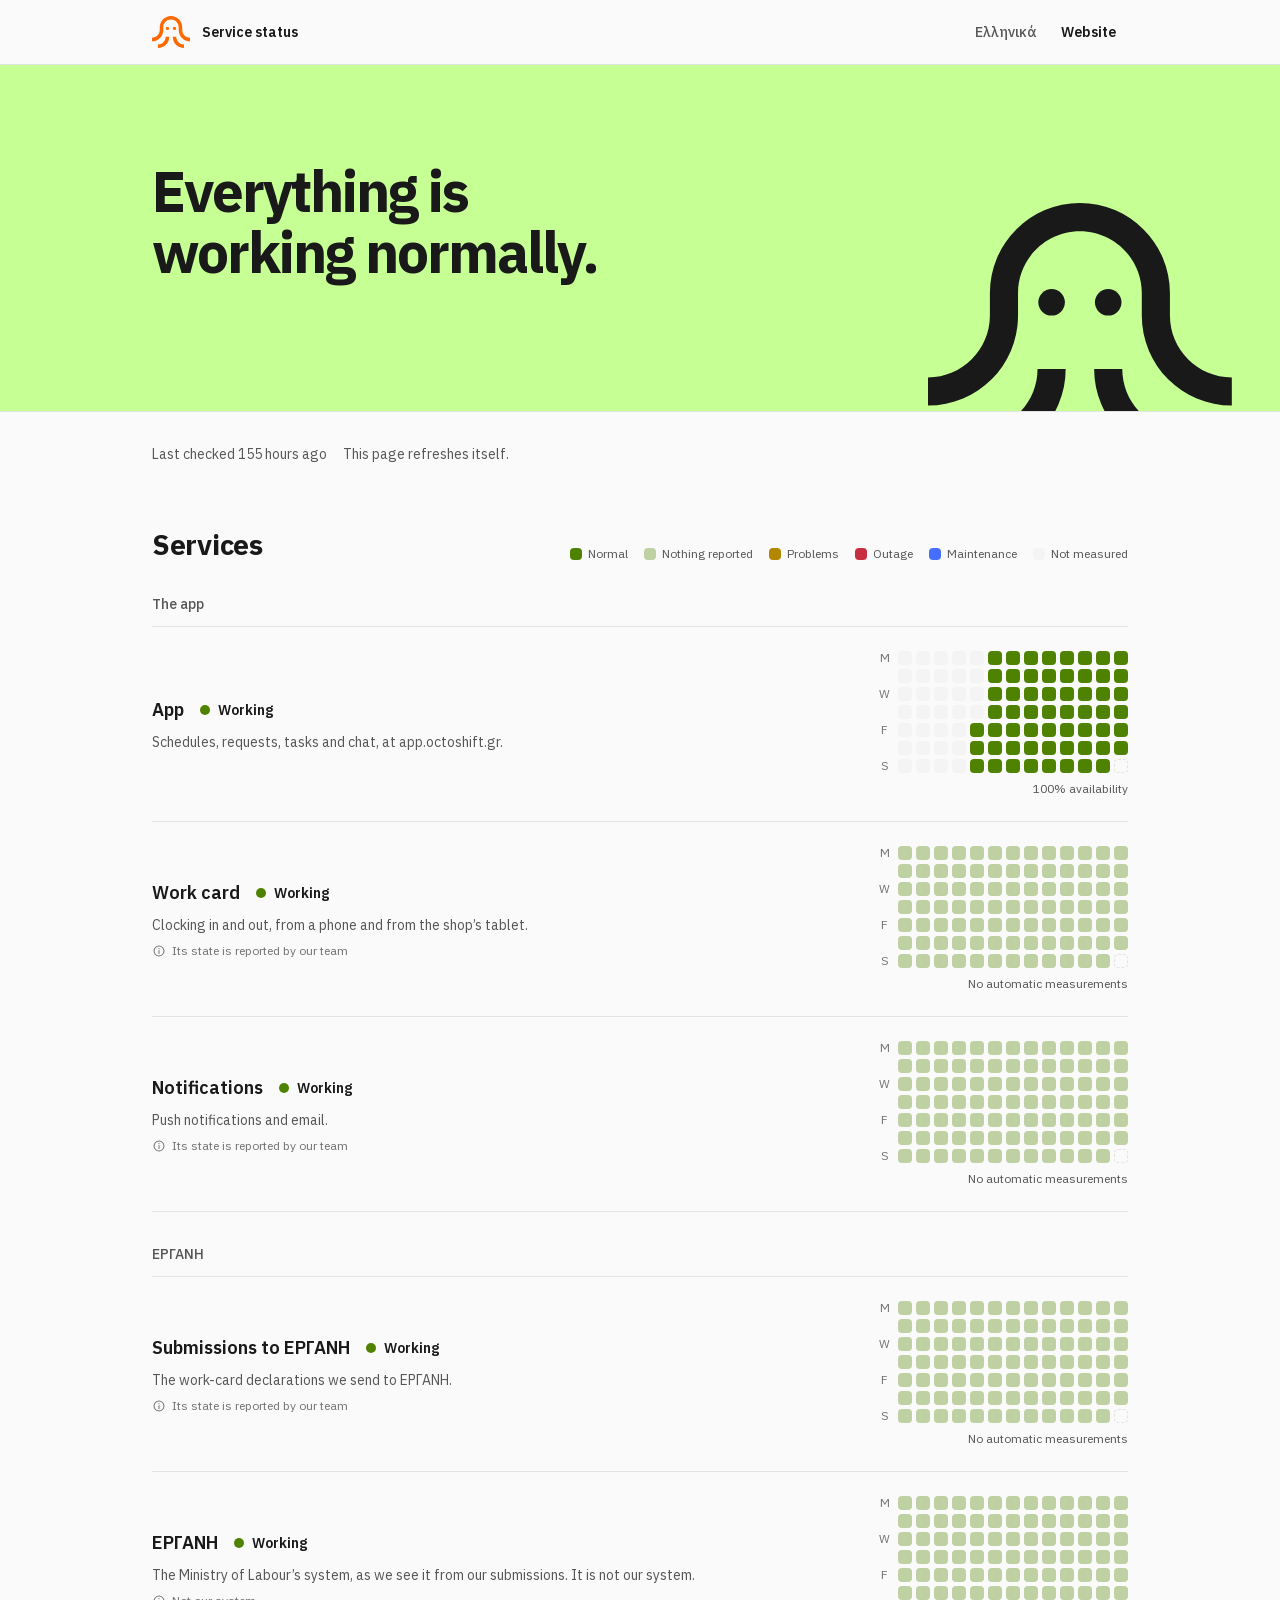
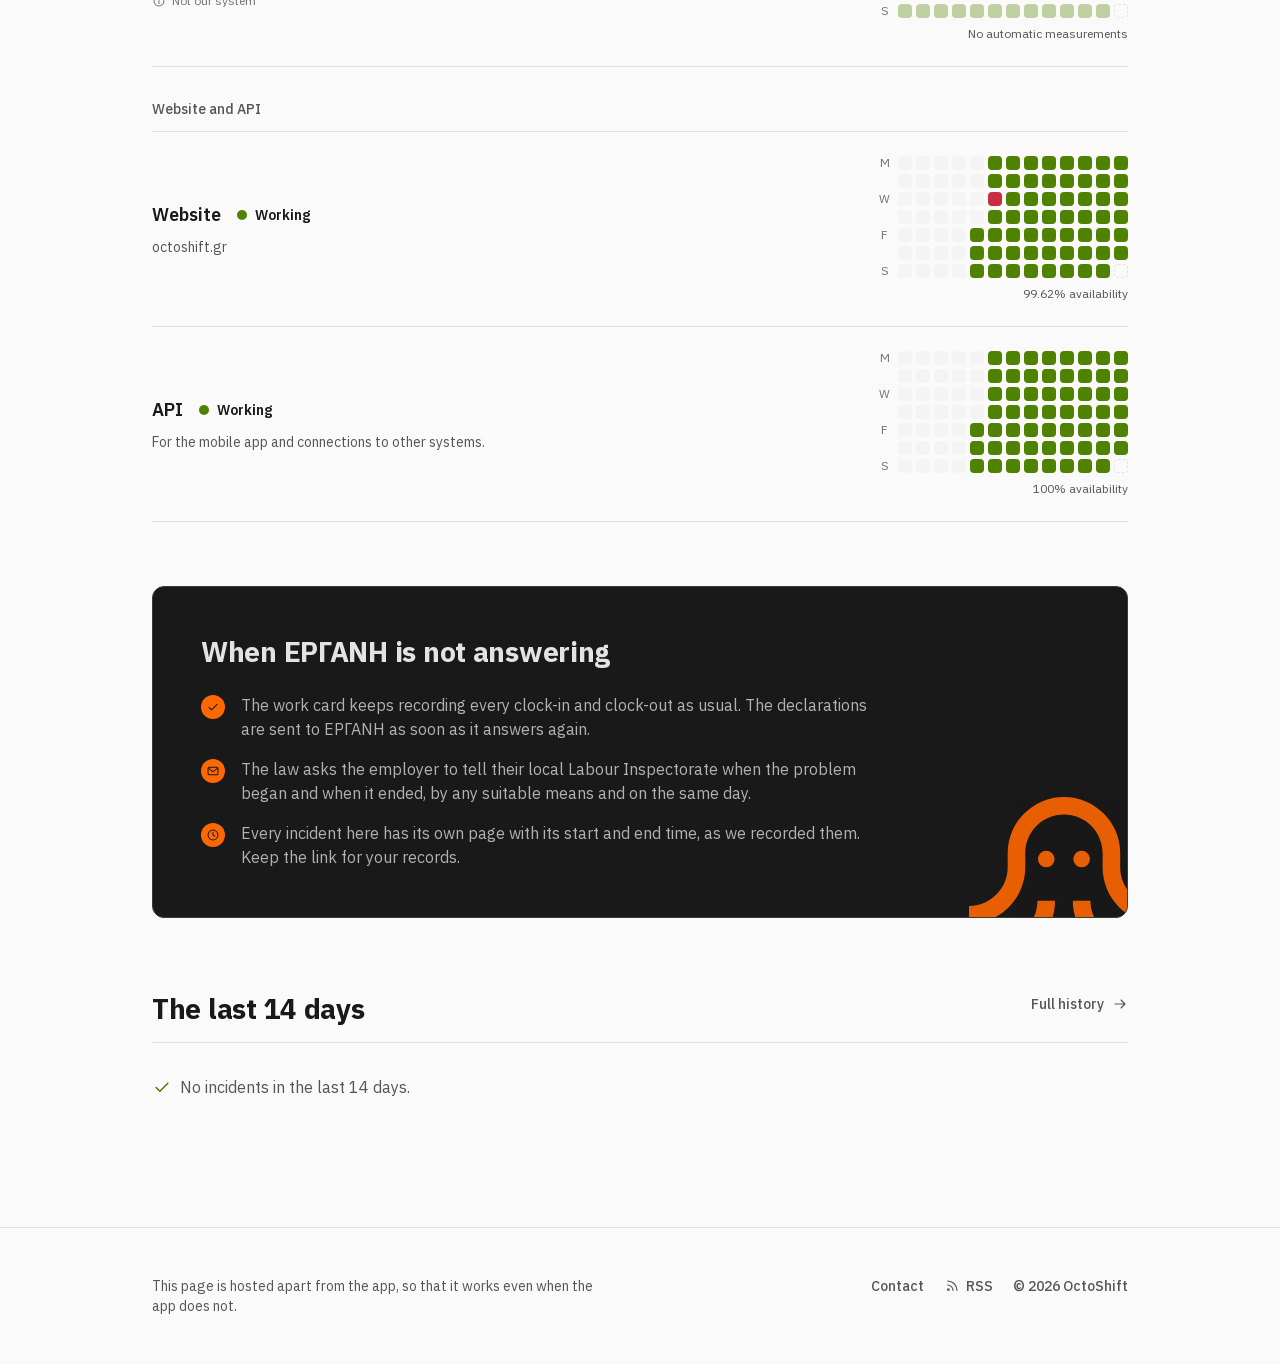
<file: en/index.html>
<!DOCTYPE html>
<html lang="en">
    <head>
        <meta charset="utf-8">
        <meta name="viewport" content="width=device-width, initial-scale=1">
        <script>
            (function () {
                var query = window.matchMedia('(prefers-color-scheme: dark)');
                var paint = function () { document.documentElement.classList.toggle('dark', query.matches); };
                paint();
                query.addEventListener('change', paint);
                document.documentElement.classList.add('js');
            })();
        </script>

        <title>Service status · OctoShift</title>
        <meta name="description" content="Whether the app, the digital work card and our submissions to ΕΡΓΑΝΗ are working, now and over the last 13 weeks.">
        <link rel="canonical" href="https://status.octoshift.gr/en/">
                    <link rel="alternate" hreflang="el" href="https://status.octoshift.gr/">
                    <link rel="alternate" hreflang="en" href="https://status.octoshift.gr/en/">
                <link rel="alternate" hreflang="x-default" href="https://status.octoshift.gr/">
        <link rel="alternate" type="application/atom+xml" title="OctoShift · Service status" href="/en/feed.xml">

        <meta property="og:type" content="website">
        <meta property="og:site_name" content="OctoShift">
        <meta property="og:title" content="Service status">
        <meta property="og:description" content="Whether the app, the digital work card and our submissions to ΕΡΓΑΝΗ are working, now and over the last 13 weeks.">
        <meta property="og:url" content="https://status.octoshift.gr/en/">

        <meta name="theme-color" media="(prefers-color-scheme: light)" content="#fafafa">
        <meta name="theme-color" media="(prefers-color-scheme: dark)" content="#131313">
        <link rel="icon" type="image/svg+xml" href="/favicon.svg">
        <link rel="stylesheet" href="/assets/status.css">
    </head>
    <body class="bg-canvas text-text font-sans antialiased">
        <a href="#main" class="focus-ring bg-surface text-text shadow-overlay sr-only z-60 rounded-sm px-4 py-2 font-semibold focus:not-sr-only focus:fixed focus:top-2 focus:left-2">
            Skip to content
        </a>

        <header class="border-border border-b">
            <div class="mx-auto flex h-16 max-w-5xl items-center justify-between gap-4 px-4 sm:px-6">
                <a href="/en/" class="focus-ring text-text -m-2 flex items-center gap-3 rounded-sm p-2"
                   aria-label="OctoShift, service status">
                    <svg viewBox="0 0 264.71 223.05"
      aria-hidden="true"      class="text-brand-orange h-8 w-auto">
    <g fill="currentColor">
        <path d="M264.71,152.02v24.51c-10.58,0-20.86-2.08-30.53-6.17-9.34-3.95-17.73-9.61-24.93-16.8-7.2-7.2-12.85-15.59-16.8-24.93-4.09-9.68-6.17-19.95-6.17-30.53v-19.66c0-29.73-24.19-53.92-53.92-53.92s-53.92,24.19-53.92,53.92v19.66c0,10.58-2.08,20.86-6.17,30.53-3.95,9.34-9.6,17.73-16.8,24.93-7.2,7.2-15.59,12.85-24.93,16.8-9.68,4.09-19.95,6.17-30.53,6.17v-24.51c29.73,0,53.92-24.19,53.92-53.92v-19.66c0-10.58,2.08-20.86,6.17-30.53,3.95-9.34,9.6-17.73,16.8-24.93,7.2-7.2,15.59-12.85,24.93-16.8,9.68-4.09,19.95-6.17,30.53-6.17s20.86,2.08,30.53,6.17c9.34,3.95,17.73,9.6,24.93,16.8,7.2,7.2,12.85,15.58,16.8,24.93,4.09,9.68,6.17,19.95,6.17,30.53v19.66c0,29.73,24.19,53.92,53.92,53.92Z"/>
<path d="M41.52,223.05v-24.51c29.73,0,53.92-24.19,53.92-53.92h24.51c0,10.58-2.08,20.86-6.17,30.53-3.95,9.34-9.6,17.73-16.8,24.93-7.2,7.2-15.59,12.85-24.93,16.8-9.68,4.09-19.95,6.17-30.53,6.17Z"/>
<path d="M223.2,223.05c-10.58,0-20.86-2.08-30.53-6.17-9.34-3.95-17.73-9.6-24.93-16.8-7.2-7.2-12.85-15.59-16.8-24.93-4.09-9.68-6.17-19.95-6.17-30.53h24.51c0,29.73,24.19,53.92,53.92,53.92v24.51Z"/>
<circle data-eye cx="107.69" cy="86.53" r="11.57"/>
<circle data-eye cx="157.02" cy="86.53" r="11.57"/>
    </g>
</svg>
                    <span class="text-sm font-semibold">Service status</span>
                </a>

                <nav class="flex items-center gap-1 text-sm font-medium">
                    <a href="https://status.octoshift.gr/" hreflang="el" lang="el"
                       title="Διαβάστε τη σελίδα στα ελληνικά"
                       class="focus-ring text-text-muted hover:text-text inline-flex min-h-touch items-center rounded-sm px-2">
                        Ελληνικά
                    </a>
                    <a href="https://octoshift.gr/en"
                       class="focus-ring text-text hover:bg-surface-hover inline-flex min-h-touch items-center rounded-sm px-3 font-semibold">
                        Website
                    </a>
                </nav>
            </div>
        </header>

        <main id="main">
            <section data-overall="operational"
             class="group/overall border-border relative isolate overflow-hidden border-b
                    data-[overall=operational]:bg-brand-lime data-[overall=operational]:text-on-brand-lime
                    data-[overall=maintenance]:bg-brand-blue data-[overall=maintenance]:text-on-brand-blue
                    data-[overall=degraded]:bg-brand-orange data-[overall=degraded]:text-on-brand-orange
                    data-[overall=partial]:bg-brand-orange data-[overall=partial]:text-on-brand-orange
                    data-[overall=outage]:bg-brand-ink data-[overall=outage]:text-on-brand-ink
                    data-[overall=unknown]:bg-canvas data-[overall=unknown]:text-text">
        <div class="mx-auto max-w-5xl px-4 pt-12 pb-32 sm:px-6 sm:pt-16 sm:pb-24 lg:pt-24 lg:pb-32">
            <h1 data-overall-text class="text-display-md tracking-display max-w-3xl font-bold text-balance">
                Everything is working normally.
            </h1>
        </div>

        
        <svg viewBox="0 0 264.71 223.05"
      aria-hidden="true"      class="pointer-events-none absolute right-4 -bottom-8 -z-10 h-28 w-auto sm:right-12 sm:-bottom-12 sm:h-64
                                 text-brand-orange
                                 group-data-[overall=operational]/overall:text-brand-ink
                                 group-data-[overall=maintenance]/overall:text-brand-lime
                                 group-data-[overall=degraded]/overall:text-brand-ink
                                 group-data-[overall=partial]/overall:text-brand-ink">
    <g fill="currentColor">
        <path d="M264.71,152.02v24.51c-10.58,0-20.86-2.08-30.53-6.17-9.34-3.95-17.73-9.61-24.93-16.8-7.2-7.2-12.85-15.59-16.8-24.93-4.09-9.68-6.17-19.95-6.17-30.53v-19.66c0-29.73-24.19-53.92-53.92-53.92s-53.92,24.19-53.92,53.92v19.66c0,10.58-2.08,20.86-6.17,30.53-3.95,9.34-9.6,17.73-16.8,24.93-7.2,7.2-15.59,12.85-24.93,16.8-9.68,4.09-19.95,6.17-30.53,6.17v-24.51c29.73,0,53.92-24.19,53.92-53.92v-19.66c0-10.58,2.08-20.86,6.17-30.53,3.95-9.34,9.6-17.73,16.8-24.93,7.2-7.2,15.59-12.85,24.93-16.8,9.68-4.09,19.95-6.17,30.53-6.17s20.86,2.08,30.53,6.17c9.34,3.95,17.73,9.6,24.93,16.8,7.2,7.2,12.85,15.58,16.8,24.93,4.09,9.68,6.17,19.95,6.17,30.53v19.66c0,29.73,24.19,53.92,53.92,53.92Z"/>
<path d="M41.52,223.05v-24.51c29.73,0,53.92-24.19,53.92-53.92h24.51c0,10.58-2.08,20.86-6.17,30.53-3.95,9.34-9.6,17.73-16.8,24.93-7.2,7.2-15.59,12.85-24.93,16.8-9.68,4.09-19.95,6.17-30.53,6.17Z"/>
<path d="M223.2,223.05c-10.58,0-20.86-2.08-30.53-6.17-9.34-3.95-17.73-9.6-24.93-16.8-7.2-7.2-12.85-15.59-16.8-24.93-4.09-9.68-6.17-19.95-6.17-30.53h24.51c0,29.73,24.19,53.92,53.92,53.92v24.51Z"/>
<circle data-eye cx="107.69" cy="86.53" r="11.57"/>
<circle data-eye cx="157.02" cy="86.53" r="11.57"/>
    </g>
</svg>
    </section>

    <div class="mx-auto flex max-w-5xl flex-col gap-16 px-4 pt-8 sm:px-6">
        <p class="text-text-muted flex flex-wrap items-center gap-x-4 gap-y-1 text-sm">
            <span data-checked-at="2026-11-28T18:30:58+00:00">
                                    Last checked 28 November 2026, 20:30
                            </span>
            <span class="hidden in-[.js]:inline">This page refreshes itself.</span>
        </p>

        
        
        
        <section aria-labelledby="components" class="flex flex-col gap-8">
            <div class="flex flex-wrap items-end justify-between gap-4">
                <h2 id="components" class="text-2xl font-bold tracking-tight">Services</h2>

                <ul class="text-text-muted flex flex-wrap gap-x-4 gap-y-2 text-xs" aria-label="The last 13 weeks, one column per week">
                                            <li class="flex items-center gap-1.5"><span class="bg-success size-3 rounded-xs" aria-hidden="true"></span>Normal</li>
                                            <li class="flex items-center gap-1.5"><span class="bg-success/35 size-3 rounded-xs" aria-hidden="true"></span>Nothing reported</li>
                                            <li class="flex items-center gap-1.5"><span class="bg-warning size-3 rounded-xs" aria-hidden="true"></span>Problems</li>
                                            <li class="flex items-center gap-1.5"><span class="bg-danger size-3 rounded-xs" aria-hidden="true"></span>Outage</li>
                                            <li class="flex items-center gap-1.5"><span class="bg-info size-3 rounded-xs" aria-hidden="true"></span>Maintenance</li>
                                            <li class="flex items-center gap-1.5"><span class="bg-surface-sunken size-3 rounded-xs" aria-hidden="true"></span>Not measured</li>
                                    </ul>
            </div>

                            <div class="flex flex-col">
                    <h3 class="text-text-muted border-border border-b pb-3 text-sm font-medium">The app</h3>

                                                                    <div data-component="app" data-declared="operational"
                             class="border-border grid gap-6 border-b py-6 md:grid-cols-12 md:items-center">
                            <div class="flex flex-col gap-2 md:col-span-7">
                                <div class="flex flex-wrap items-center gap-x-4 gap-y-2">
                                    <h4 class="text-lg font-semibold">App</h4>
                                    <span data-state-pill data-state="operational" class="group/state inline-flex items-center gap-2 text-sm font-semibold whitespace-nowrap">
    <span aria-hidden="true" data-state="operational" class="data-[state=operational]:bg-success data-[state=maintenance]:bg-info data-[state=degraded]:bg-warning data-[state=partial]:bg-warning data-[state=outage]:bg-danger data-[state=unknown]:bg-surface-sunken data-[state=unknown]:ring-border-strong data-[state=unknown]:ring-1 data-[state=unknown]:ring-inset size-2.5 shrink-0 rounded-full"></span>
    <span data-state-label>Working</span>
</span>
                                </div>
                                <p class="text-text-muted max-w-xl text-sm text-pretty">
                                    Schedules, requests, tasks and chat, at app.octoshift.gr.
                                </p>
                                                            </div>

                            <div class="flex flex-col gap-2 md:col-span-5 md:items-end">
                                <div class="flex items-start gap-1.5" data-grid="app" data-checked="true">
    <div aria-hidden="true" class="text-text-subtle grid grid-rows-7 gap-1 text-xs leading-none">
                    <span class="flex size-3.5 items-center justify-center ">M</span>
                    <span class="flex size-3.5 items-center justify-center invisible">T</span>
                    <span class="flex size-3.5 items-center justify-center ">W</span>
                    <span class="flex size-3.5 items-center justify-center invisible">T</span>
                    <span class="flex size-3.5 items-center justify-center ">F</span>
                    <span class="flex size-3.5 items-center justify-center invisible">S</span>
                    <span class="flex size-3.5 items-center justify-center ">S</span>
            </div>

    <div aria-hidden="true" class="grid grid-flow-col grid-rows-7 gap-1">
                                <span data-day="2026-08-31" data-level="none" data-declared="none"
                   title="Monday 31 August: not measured"                   class="data-[level=ok]:bg-success data-[level=quiet]:bg-success/35 data-[level=dip]:bg-warning/55 data-[level=degraded]:bg-warning data-[level=outage]:bg-danger data-[level=maintenance]:bg-info data-[level=none]:bg-surface-sunken data-[level=future]:border data-[level=future]:border-dashed data-[level=future]:border-border size-3.5 rounded-xs"></span>
                                <span data-day="2026-09-01" data-level="none" data-declared="none"
                   title="Tuesday 1 September: not measured"                   class="data-[level=ok]:bg-success data-[level=quiet]:bg-success/35 data-[level=dip]:bg-warning/55 data-[level=degraded]:bg-warning data-[level=outage]:bg-danger data-[level=maintenance]:bg-info data-[level=none]:bg-surface-sunken data-[level=future]:border data-[level=future]:border-dashed data-[level=future]:border-border size-3.5 rounded-xs"></span>
                                <span data-day="2026-09-02" data-level="none" data-declared="none"
                   title="Wednesday 2 September: not measured"                   class="data-[level=ok]:bg-success data-[level=quiet]:bg-success/35 data-[level=dip]:bg-warning/55 data-[level=degraded]:bg-warning data-[level=outage]:bg-danger data-[level=maintenance]:bg-info data-[level=none]:bg-surface-sunken data-[level=future]:border data-[level=future]:border-dashed data-[level=future]:border-border size-3.5 rounded-xs"></span>
                                <span data-day="2026-09-03" data-level="none" data-declared="none"
                   title="Thursday 3 September: not measured"                   class="data-[level=ok]:bg-success data-[level=quiet]:bg-success/35 data-[level=dip]:bg-warning/55 data-[level=degraded]:bg-warning data-[level=outage]:bg-danger data-[level=maintenance]:bg-info data-[level=none]:bg-surface-sunken data-[level=future]:border data-[level=future]:border-dashed data-[level=future]:border-border size-3.5 rounded-xs"></span>
                                <span data-day="2026-09-04" data-level="none" data-declared="none"
                   title="Friday 4 September: not measured"                   class="data-[level=ok]:bg-success data-[level=quiet]:bg-success/35 data-[level=dip]:bg-warning/55 data-[level=degraded]:bg-warning data-[level=outage]:bg-danger data-[level=maintenance]:bg-info data-[level=none]:bg-surface-sunken data-[level=future]:border data-[level=future]:border-dashed data-[level=future]:border-border size-3.5 rounded-xs"></span>
                                <span data-day="2026-09-05" data-level="none" data-declared="none"
                   title="Saturday 5 September: not measured"                   class="data-[level=ok]:bg-success data-[level=quiet]:bg-success/35 data-[level=dip]:bg-warning/55 data-[level=degraded]:bg-warning data-[level=outage]:bg-danger data-[level=maintenance]:bg-info data-[level=none]:bg-surface-sunken data-[level=future]:border data-[level=future]:border-dashed data-[level=future]:border-border size-3.5 rounded-xs"></span>
                                <span data-day="2026-09-06" data-level="none" data-declared="none"
                   title="Sunday 6 September: not measured"                   class="data-[level=ok]:bg-success data-[level=quiet]:bg-success/35 data-[level=dip]:bg-warning/55 data-[level=degraded]:bg-warning data-[level=outage]:bg-danger data-[level=maintenance]:bg-info data-[level=none]:bg-surface-sunken data-[level=future]:border data-[level=future]:border-dashed data-[level=future]:border-border size-3.5 rounded-xs"></span>
                                <span data-day="2026-09-07" data-level="none" data-declared="none"
                   title="Monday 7 September: not measured"                   class="data-[level=ok]:bg-success data-[level=quiet]:bg-success/35 data-[level=dip]:bg-warning/55 data-[level=degraded]:bg-warning data-[level=outage]:bg-danger data-[level=maintenance]:bg-info data-[level=none]:bg-surface-sunken data-[level=future]:border data-[level=future]:border-dashed data-[level=future]:border-border size-3.5 rounded-xs"></span>
                                <span data-day="2026-09-08" data-level="none" data-declared="none"
                   title="Tuesday 8 September: not measured"                   class="data-[level=ok]:bg-success data-[level=quiet]:bg-success/35 data-[level=dip]:bg-warning/55 data-[level=degraded]:bg-warning data-[level=outage]:bg-danger data-[level=maintenance]:bg-info data-[level=none]:bg-surface-sunken data-[level=future]:border data-[level=future]:border-dashed data-[level=future]:border-border size-3.5 rounded-xs"></span>
                                <span data-day="2026-09-09" data-level="none" data-declared="none"
                   title="Wednesday 9 September: not measured"                   class="data-[level=ok]:bg-success data-[level=quiet]:bg-success/35 data-[level=dip]:bg-warning/55 data-[level=degraded]:bg-warning data-[level=outage]:bg-danger data-[level=maintenance]:bg-info data-[level=none]:bg-surface-sunken data-[level=future]:border data-[level=future]:border-dashed data-[level=future]:border-border size-3.5 rounded-xs"></span>
                                <span data-day="2026-09-10" data-level="none" data-declared="none"
                   title="Thursday 10 September: not measured"                   class="data-[level=ok]:bg-success data-[level=quiet]:bg-success/35 data-[level=dip]:bg-warning/55 data-[level=degraded]:bg-warning data-[level=outage]:bg-danger data-[level=maintenance]:bg-info data-[level=none]:bg-surface-sunken data-[level=future]:border data-[level=future]:border-dashed data-[level=future]:border-border size-3.5 rounded-xs"></span>
                                <span data-day="2026-09-11" data-level="none" data-declared="none"
                   title="Friday 11 September: not measured"                   class="data-[level=ok]:bg-success data-[level=quiet]:bg-success/35 data-[level=dip]:bg-warning/55 data-[level=degraded]:bg-warning data-[level=outage]:bg-danger data-[level=maintenance]:bg-info data-[level=none]:bg-surface-sunken data-[level=future]:border data-[level=future]:border-dashed data-[level=future]:border-border size-3.5 rounded-xs"></span>
                                <span data-day="2026-09-12" data-level="none" data-declared="none"
                   title="Saturday 12 September: not measured"                   class="data-[level=ok]:bg-success data-[level=quiet]:bg-success/35 data-[level=dip]:bg-warning/55 data-[level=degraded]:bg-warning data-[level=outage]:bg-danger data-[level=maintenance]:bg-info data-[level=none]:bg-surface-sunken data-[level=future]:border data-[level=future]:border-dashed data-[level=future]:border-border size-3.5 rounded-xs"></span>
                                <span data-day="2026-09-13" data-level="none" data-declared="none"
                   title="Sunday 13 September: not measured"                   class="data-[level=ok]:bg-success data-[level=quiet]:bg-success/35 data-[level=dip]:bg-warning/55 data-[level=degraded]:bg-warning data-[level=outage]:bg-danger data-[level=maintenance]:bg-info data-[level=none]:bg-surface-sunken data-[level=future]:border data-[level=future]:border-dashed data-[level=future]:border-border size-3.5 rounded-xs"></span>
                                <span data-day="2026-09-14" data-level="none" data-declared="none"
                   title="Monday 14 September: not measured"                   class="data-[level=ok]:bg-success data-[level=quiet]:bg-success/35 data-[level=dip]:bg-warning/55 data-[level=degraded]:bg-warning data-[level=outage]:bg-danger data-[level=maintenance]:bg-info data-[level=none]:bg-surface-sunken data-[level=future]:border data-[level=future]:border-dashed data-[level=future]:border-border size-3.5 rounded-xs"></span>
                                <span data-day="2026-09-15" data-level="none" data-declared="none"
                   title="Tuesday 15 September: not measured"                   class="data-[level=ok]:bg-success data-[level=quiet]:bg-success/35 data-[level=dip]:bg-warning/55 data-[level=degraded]:bg-warning data-[level=outage]:bg-danger data-[level=maintenance]:bg-info data-[level=none]:bg-surface-sunken data-[level=future]:border data-[level=future]:border-dashed data-[level=future]:border-border size-3.5 rounded-xs"></span>
                                <span data-day="2026-09-16" data-level="none" data-declared="none"
                   title="Wednesday 16 September: not measured"                   class="data-[level=ok]:bg-success data-[level=quiet]:bg-success/35 data-[level=dip]:bg-warning/55 data-[level=degraded]:bg-warning data-[level=outage]:bg-danger data-[level=maintenance]:bg-info data-[level=none]:bg-surface-sunken data-[level=future]:border data-[level=future]:border-dashed data-[level=future]:border-border size-3.5 rounded-xs"></span>
                                <span data-day="2026-09-17" data-level="none" data-declared="none"
                   title="Thursday 17 September: not measured"                   class="data-[level=ok]:bg-success data-[level=quiet]:bg-success/35 data-[level=dip]:bg-warning/55 data-[level=degraded]:bg-warning data-[level=outage]:bg-danger data-[level=maintenance]:bg-info data-[level=none]:bg-surface-sunken data-[level=future]:border data-[level=future]:border-dashed data-[level=future]:border-border size-3.5 rounded-xs"></span>
                                <span data-day="2026-09-18" data-level="none" data-declared="none"
                   title="Friday 18 September: not measured"                   class="data-[level=ok]:bg-success data-[level=quiet]:bg-success/35 data-[level=dip]:bg-warning/55 data-[level=degraded]:bg-warning data-[level=outage]:bg-danger data-[level=maintenance]:bg-info data-[level=none]:bg-surface-sunken data-[level=future]:border data-[level=future]:border-dashed data-[level=future]:border-border size-3.5 rounded-xs"></span>
                                <span data-day="2026-09-19" data-level="none" data-declared="none"
                   title="Saturday 19 September: not measured"                   class="data-[level=ok]:bg-success data-[level=quiet]:bg-success/35 data-[level=dip]:bg-warning/55 data-[level=degraded]:bg-warning data-[level=outage]:bg-danger data-[level=maintenance]:bg-info data-[level=none]:bg-surface-sunken data-[level=future]:border data-[level=future]:border-dashed data-[level=future]:border-border size-3.5 rounded-xs"></span>
                                <span data-day="2026-09-20" data-level="none" data-declared="none"
                   title="Sunday 20 September: not measured"                   class="data-[level=ok]:bg-success data-[level=quiet]:bg-success/35 data-[level=dip]:bg-warning/55 data-[level=degraded]:bg-warning data-[level=outage]:bg-danger data-[level=maintenance]:bg-info data-[level=none]:bg-surface-sunken data-[level=future]:border data-[level=future]:border-dashed data-[level=future]:border-border size-3.5 rounded-xs"></span>
                                <span data-day="2026-09-21" data-level="none" data-declared="none"
                   title="Monday 21 September: not measured"                   class="data-[level=ok]:bg-success data-[level=quiet]:bg-success/35 data-[level=dip]:bg-warning/55 data-[level=degraded]:bg-warning data-[level=outage]:bg-danger data-[level=maintenance]:bg-info data-[level=none]:bg-surface-sunken data-[level=future]:border data-[level=future]:border-dashed data-[level=future]:border-border size-3.5 rounded-xs"></span>
                                <span data-day="2026-09-22" data-level="none" data-declared="none"
                   title="Tuesday 22 September: not measured"                   class="data-[level=ok]:bg-success data-[level=quiet]:bg-success/35 data-[level=dip]:bg-warning/55 data-[level=degraded]:bg-warning data-[level=outage]:bg-danger data-[level=maintenance]:bg-info data-[level=none]:bg-surface-sunken data-[level=future]:border data-[level=future]:border-dashed data-[level=future]:border-border size-3.5 rounded-xs"></span>
                                <span data-day="2026-09-23" data-level="none" data-declared="none"
                   title="Wednesday 23 September: not measured"                   class="data-[level=ok]:bg-success data-[level=quiet]:bg-success/35 data-[level=dip]:bg-warning/55 data-[level=degraded]:bg-warning data-[level=outage]:bg-danger data-[level=maintenance]:bg-info data-[level=none]:bg-surface-sunken data-[level=future]:border data-[level=future]:border-dashed data-[level=future]:border-border size-3.5 rounded-xs"></span>
                                <span data-day="2026-09-24" data-level="none" data-declared="none"
                   title="Thursday 24 September: not measured"                   class="data-[level=ok]:bg-success data-[level=quiet]:bg-success/35 data-[level=dip]:bg-warning/55 data-[level=degraded]:bg-warning data-[level=outage]:bg-danger data-[level=maintenance]:bg-info data-[level=none]:bg-surface-sunken data-[level=future]:border data-[level=future]:border-dashed data-[level=future]:border-border size-3.5 rounded-xs"></span>
                                <span data-day="2026-09-25" data-level="none" data-declared="none"
                   title="Friday 25 September: not measured"                   class="data-[level=ok]:bg-success data-[level=quiet]:bg-success/35 data-[level=dip]:bg-warning/55 data-[level=degraded]:bg-warning data-[level=outage]:bg-danger data-[level=maintenance]:bg-info data-[level=none]:bg-surface-sunken data-[level=future]:border data-[level=future]:border-dashed data-[level=future]:border-border size-3.5 rounded-xs"></span>
                                <span data-day="2026-09-26" data-level="none" data-declared="none"
                   title="Saturday 26 September: not measured"                   class="data-[level=ok]:bg-success data-[level=quiet]:bg-success/35 data-[level=dip]:bg-warning/55 data-[level=degraded]:bg-warning data-[level=outage]:bg-danger data-[level=maintenance]:bg-info data-[level=none]:bg-surface-sunken data-[level=future]:border data-[level=future]:border-dashed data-[level=future]:border-border size-3.5 rounded-xs"></span>
                                <span data-day="2026-09-27" data-level="none" data-declared="none"
                   title="Sunday 27 September: not measured"                   class="data-[level=ok]:bg-success data-[level=quiet]:bg-success/35 data-[level=dip]:bg-warning/55 data-[level=degraded]:bg-warning data-[level=outage]:bg-danger data-[level=maintenance]:bg-info data-[level=none]:bg-surface-sunken data-[level=future]:border data-[level=future]:border-dashed data-[level=future]:border-border size-3.5 rounded-xs"></span>
                                <span data-day="2026-09-28" data-level="none" data-declared="none"
                   title="Monday 28 September: not measured"                   class="data-[level=ok]:bg-success data-[level=quiet]:bg-success/35 data-[level=dip]:bg-warning/55 data-[level=degraded]:bg-warning data-[level=outage]:bg-danger data-[level=maintenance]:bg-info data-[level=none]:bg-surface-sunken data-[level=future]:border data-[level=future]:border-dashed data-[level=future]:border-border size-3.5 rounded-xs"></span>
                                <span data-day="2026-09-29" data-level="none" data-declared="none"
                   title="Tuesday 29 September: not measured"                   class="data-[level=ok]:bg-success data-[level=quiet]:bg-success/35 data-[level=dip]:bg-warning/55 data-[level=degraded]:bg-warning data-[level=outage]:bg-danger data-[level=maintenance]:bg-info data-[level=none]:bg-surface-sunken data-[level=future]:border data-[level=future]:border-dashed data-[level=future]:border-border size-3.5 rounded-xs"></span>
                                <span data-day="2026-09-30" data-level="none" data-declared="none"
                   title="Wednesday 30 September: not measured"                   class="data-[level=ok]:bg-success data-[level=quiet]:bg-success/35 data-[level=dip]:bg-warning/55 data-[level=degraded]:bg-warning data-[level=outage]:bg-danger data-[level=maintenance]:bg-info data-[level=none]:bg-surface-sunken data-[level=future]:border data-[level=future]:border-dashed data-[level=future]:border-border size-3.5 rounded-xs"></span>
                                <span data-day="2026-10-01" data-level="none" data-declared="none"
                   title="Thursday 1 October: not measured"                   class="data-[level=ok]:bg-success data-[level=quiet]:bg-success/35 data-[level=dip]:bg-warning/55 data-[level=degraded]:bg-warning data-[level=outage]:bg-danger data-[level=maintenance]:bg-info data-[level=none]:bg-surface-sunken data-[level=future]:border data-[level=future]:border-dashed data-[level=future]:border-border size-3.5 rounded-xs"></span>
                                <span data-day="2026-10-02" data-level="ok" data-declared="none"
                   title="Friday 2 October: 100% availability"                   class="data-[level=ok]:bg-success data-[level=quiet]:bg-success/35 data-[level=dip]:bg-warning/55 data-[level=degraded]:bg-warning data-[level=outage]:bg-danger data-[level=maintenance]:bg-info data-[level=none]:bg-surface-sunken data-[level=future]:border data-[level=future]:border-dashed data-[level=future]:border-border size-3.5 rounded-xs"></span>
                                <span data-day="2026-10-03" data-level="ok" data-declared="none"
                   title="Saturday 3 October: 100% availability"                   class="data-[level=ok]:bg-success data-[level=quiet]:bg-success/35 data-[level=dip]:bg-warning/55 data-[level=degraded]:bg-warning data-[level=outage]:bg-danger data-[level=maintenance]:bg-info data-[level=none]:bg-surface-sunken data-[level=future]:border data-[level=future]:border-dashed data-[level=future]:border-border size-3.5 rounded-xs"></span>
                                <span data-day="2026-10-04" data-level="ok" data-declared="none"
                   title="Sunday 4 October: 100% availability"                   class="data-[level=ok]:bg-success data-[level=quiet]:bg-success/35 data-[level=dip]:bg-warning/55 data-[level=degraded]:bg-warning data-[level=outage]:bg-danger data-[level=maintenance]:bg-info data-[level=none]:bg-surface-sunken data-[level=future]:border data-[level=future]:border-dashed data-[level=future]:border-border size-3.5 rounded-xs"></span>
                                <span data-day="2026-10-05" data-level="ok" data-declared="none"
                   title="Monday 5 October: 100% availability"                   class="data-[level=ok]:bg-success data-[level=quiet]:bg-success/35 data-[level=dip]:bg-warning/55 data-[level=degraded]:bg-warning data-[level=outage]:bg-danger data-[level=maintenance]:bg-info data-[level=none]:bg-surface-sunken data-[level=future]:border data-[level=future]:border-dashed data-[level=future]:border-border size-3.5 rounded-xs"></span>
                                <span data-day="2026-10-06" data-level="ok" data-declared="none"
                   title="Tuesday 6 October: 100% availability"                   class="data-[level=ok]:bg-success data-[level=quiet]:bg-success/35 data-[level=dip]:bg-warning/55 data-[level=degraded]:bg-warning data-[level=outage]:bg-danger data-[level=maintenance]:bg-info data-[level=none]:bg-surface-sunken data-[level=future]:border data-[level=future]:border-dashed data-[level=future]:border-border size-3.5 rounded-xs"></span>
                                <span data-day="2026-10-07" data-level="ok" data-declared="none"
                   title="Wednesday 7 October: 100% availability"                   class="data-[level=ok]:bg-success data-[level=quiet]:bg-success/35 data-[level=dip]:bg-warning/55 data-[level=degraded]:bg-warning data-[level=outage]:bg-danger data-[level=maintenance]:bg-info data-[level=none]:bg-surface-sunken data-[level=future]:border data-[level=future]:border-dashed data-[level=future]:border-border size-3.5 rounded-xs"></span>
                                <span data-day="2026-10-08" data-level="ok" data-declared="none"
                   title="Thursday 8 October: 100% availability"                   class="data-[level=ok]:bg-success data-[level=quiet]:bg-success/35 data-[level=dip]:bg-warning/55 data-[level=degraded]:bg-warning data-[level=outage]:bg-danger data-[level=maintenance]:bg-info data-[level=none]:bg-surface-sunken data-[level=future]:border data-[level=future]:border-dashed data-[level=future]:border-border size-3.5 rounded-xs"></span>
                                <span data-day="2026-10-09" data-level="ok" data-declared="none"
                   title="Friday 9 October: 100% availability"                   class="data-[level=ok]:bg-success data-[level=quiet]:bg-success/35 data-[level=dip]:bg-warning/55 data-[level=degraded]:bg-warning data-[level=outage]:bg-danger data-[level=maintenance]:bg-info data-[level=none]:bg-surface-sunken data-[level=future]:border data-[level=future]:border-dashed data-[level=future]:border-border size-3.5 rounded-xs"></span>
                                <span data-day="2026-10-10" data-level="ok" data-declared="none"
                   title="Saturday 10 October: 100% availability"                   class="data-[level=ok]:bg-success data-[level=quiet]:bg-success/35 data-[level=dip]:bg-warning/55 data-[level=degraded]:bg-warning data-[level=outage]:bg-danger data-[level=maintenance]:bg-info data-[level=none]:bg-surface-sunken data-[level=future]:border data-[level=future]:border-dashed data-[level=future]:border-border size-3.5 rounded-xs"></span>
                                <span data-day="2026-10-11" data-level="ok" data-declared="none"
                   title="Sunday 11 October: 100% availability"                   class="data-[level=ok]:bg-success data-[level=quiet]:bg-success/35 data-[level=dip]:bg-warning/55 data-[level=degraded]:bg-warning data-[level=outage]:bg-danger data-[level=maintenance]:bg-info data-[level=none]:bg-surface-sunken data-[level=future]:border data-[level=future]:border-dashed data-[level=future]:border-border size-3.5 rounded-xs"></span>
                                <span data-day="2026-10-12" data-level="ok" data-declared="none"
                   title="Monday 12 October: 100% availability"                   class="data-[level=ok]:bg-success data-[level=quiet]:bg-success/35 data-[level=dip]:bg-warning/55 data-[level=degraded]:bg-warning data-[level=outage]:bg-danger data-[level=maintenance]:bg-info data-[level=none]:bg-surface-sunken data-[level=future]:border data-[level=future]:border-dashed data-[level=future]:border-border size-3.5 rounded-xs"></span>
                                <span data-day="2026-10-13" data-level="ok" data-declared="none"
                   title="Tuesday 13 October: 100% availability"                   class="data-[level=ok]:bg-success data-[level=quiet]:bg-success/35 data-[level=dip]:bg-warning/55 data-[level=degraded]:bg-warning data-[level=outage]:bg-danger data-[level=maintenance]:bg-info data-[level=none]:bg-surface-sunken data-[level=future]:border data-[level=future]:border-dashed data-[level=future]:border-border size-3.5 rounded-xs"></span>
                                <span data-day="2026-10-14" data-level="ok" data-declared="none"
                   title="Wednesday 14 October: 100% availability"                   class="data-[level=ok]:bg-success data-[level=quiet]:bg-success/35 data-[level=dip]:bg-warning/55 data-[level=degraded]:bg-warning data-[level=outage]:bg-danger data-[level=maintenance]:bg-info data-[level=none]:bg-surface-sunken data-[level=future]:border data-[level=future]:border-dashed data-[level=future]:border-border size-3.5 rounded-xs"></span>
                                <span data-day="2026-10-15" data-level="ok" data-declared="none"
                   title="Thursday 15 October: 100% availability"                   class="data-[level=ok]:bg-success data-[level=quiet]:bg-success/35 data-[level=dip]:bg-warning/55 data-[level=degraded]:bg-warning data-[level=outage]:bg-danger data-[level=maintenance]:bg-info data-[level=none]:bg-surface-sunken data-[level=future]:border data-[level=future]:border-dashed data-[level=future]:border-border size-3.5 rounded-xs"></span>
                                <span data-day="2026-10-16" data-level="ok" data-declared="none"
                   title="Friday 16 October: 100% availability"                   class="data-[level=ok]:bg-success data-[level=quiet]:bg-success/35 data-[level=dip]:bg-warning/55 data-[level=degraded]:bg-warning data-[level=outage]:bg-danger data-[level=maintenance]:bg-info data-[level=none]:bg-surface-sunken data-[level=future]:border data-[level=future]:border-dashed data-[level=future]:border-border size-3.5 rounded-xs"></span>
                                <span data-day="2026-10-17" data-level="ok" data-declared="none"
                   title="Saturday 17 October: 100% availability"                   class="data-[level=ok]:bg-success data-[level=quiet]:bg-success/35 data-[level=dip]:bg-warning/55 data-[level=degraded]:bg-warning data-[level=outage]:bg-danger data-[level=maintenance]:bg-info data-[level=none]:bg-surface-sunken data-[level=future]:border data-[level=future]:border-dashed data-[level=future]:border-border size-3.5 rounded-xs"></span>
                                <span data-day="2026-10-18" data-level="ok" data-declared="none"
                   title="Sunday 18 October: 100% availability"                   class="data-[level=ok]:bg-success data-[level=quiet]:bg-success/35 data-[level=dip]:bg-warning/55 data-[level=degraded]:bg-warning data-[level=outage]:bg-danger data-[level=maintenance]:bg-info data-[level=none]:bg-surface-sunken data-[level=future]:border data-[level=future]:border-dashed data-[level=future]:border-border size-3.5 rounded-xs"></span>
                                <span data-day="2026-10-19" data-level="ok" data-declared="none"
                   title="Monday 19 October: 100% availability"                   class="data-[level=ok]:bg-success data-[level=quiet]:bg-success/35 data-[level=dip]:bg-warning/55 data-[level=degraded]:bg-warning data-[level=outage]:bg-danger data-[level=maintenance]:bg-info data-[level=none]:bg-surface-sunken data-[level=future]:border data-[level=future]:border-dashed data-[level=future]:border-border size-3.5 rounded-xs"></span>
                                <span data-day="2026-10-20" data-level="ok" data-declared="none"
                   title="Tuesday 20 October: 100% availability"                   class="data-[level=ok]:bg-success data-[level=quiet]:bg-success/35 data-[level=dip]:bg-warning/55 data-[level=degraded]:bg-warning data-[level=outage]:bg-danger data-[level=maintenance]:bg-info data-[level=none]:bg-surface-sunken data-[level=future]:border data-[level=future]:border-dashed data-[level=future]:border-border size-3.5 rounded-xs"></span>
                                <span data-day="2026-10-21" data-level="ok" data-declared="none"
                   title="Wednesday 21 October: 100% availability"                   class="data-[level=ok]:bg-success data-[level=quiet]:bg-success/35 data-[level=dip]:bg-warning/55 data-[level=degraded]:bg-warning data-[level=outage]:bg-danger data-[level=maintenance]:bg-info data-[level=none]:bg-surface-sunken data-[level=future]:border data-[level=future]:border-dashed data-[level=future]:border-border size-3.5 rounded-xs"></span>
                                <span data-day="2026-10-22" data-level="ok" data-declared="none"
                   title="Thursday 22 October: 100% availability"                   class="data-[level=ok]:bg-success data-[level=quiet]:bg-success/35 data-[level=dip]:bg-warning/55 data-[level=degraded]:bg-warning data-[level=outage]:bg-danger data-[level=maintenance]:bg-info data-[level=none]:bg-surface-sunken data-[level=future]:border data-[level=future]:border-dashed data-[level=future]:border-border size-3.5 rounded-xs"></span>
                                <span data-day="2026-10-23" data-level="ok" data-declared="none"
                   title="Friday 23 October: 100% availability"                   class="data-[level=ok]:bg-success data-[level=quiet]:bg-success/35 data-[level=dip]:bg-warning/55 data-[level=degraded]:bg-warning data-[level=outage]:bg-danger data-[level=maintenance]:bg-info data-[level=none]:bg-surface-sunken data-[level=future]:border data-[level=future]:border-dashed data-[level=future]:border-border size-3.5 rounded-xs"></span>
                                <span data-day="2026-10-24" data-level="ok" data-declared="none"
                   title="Saturday 24 October: 100% availability"                   class="data-[level=ok]:bg-success data-[level=quiet]:bg-success/35 data-[level=dip]:bg-warning/55 data-[level=degraded]:bg-warning data-[level=outage]:bg-danger data-[level=maintenance]:bg-info data-[level=none]:bg-surface-sunken data-[level=future]:border data-[level=future]:border-dashed data-[level=future]:border-border size-3.5 rounded-xs"></span>
                                <span data-day="2026-10-25" data-level="ok" data-declared="none"
                   title="Sunday 25 October: 100% availability"                   class="data-[level=ok]:bg-success data-[level=quiet]:bg-success/35 data-[level=dip]:bg-warning/55 data-[level=degraded]:bg-warning data-[level=outage]:bg-danger data-[level=maintenance]:bg-info data-[level=none]:bg-surface-sunken data-[level=future]:border data-[level=future]:border-dashed data-[level=future]:border-border size-3.5 rounded-xs"></span>
                                <span data-day="2026-10-26" data-level="ok" data-declared="none"
                   title="Monday 26 October: 100% availability"                   class="data-[level=ok]:bg-success data-[level=quiet]:bg-success/35 data-[level=dip]:bg-warning/55 data-[level=degraded]:bg-warning data-[level=outage]:bg-danger data-[level=maintenance]:bg-info data-[level=none]:bg-surface-sunken data-[level=future]:border data-[level=future]:border-dashed data-[level=future]:border-border size-3.5 rounded-xs"></span>
                                <span data-day="2026-10-27" data-level="ok" data-declared="none"
                   title="Tuesday 27 October: 100% availability"                   class="data-[level=ok]:bg-success data-[level=quiet]:bg-success/35 data-[level=dip]:bg-warning/55 data-[level=degraded]:bg-warning data-[level=outage]:bg-danger data-[level=maintenance]:bg-info data-[level=none]:bg-surface-sunken data-[level=future]:border data-[level=future]:border-dashed data-[level=future]:border-border size-3.5 rounded-xs"></span>
                                <span data-day="2026-10-28" data-level="ok" data-declared="none"
                   title="Wednesday 28 October: 100% availability"                   class="data-[level=ok]:bg-success data-[level=quiet]:bg-success/35 data-[level=dip]:bg-warning/55 data-[level=degraded]:bg-warning data-[level=outage]:bg-danger data-[level=maintenance]:bg-info data-[level=none]:bg-surface-sunken data-[level=future]:border data-[level=future]:border-dashed data-[level=future]:border-border size-3.5 rounded-xs"></span>
                                <span data-day="2026-10-29" data-level="ok" data-declared="none"
                   title="Thursday 29 October: 100% availability"                   class="data-[level=ok]:bg-success data-[level=quiet]:bg-success/35 data-[level=dip]:bg-warning/55 data-[level=degraded]:bg-warning data-[level=outage]:bg-danger data-[level=maintenance]:bg-info data-[level=none]:bg-surface-sunken data-[level=future]:border data-[level=future]:border-dashed data-[level=future]:border-border size-3.5 rounded-xs"></span>
                                <span data-day="2026-10-30" data-level="ok" data-declared="none"
                   title="Friday 30 October: 100% availability"                   class="data-[level=ok]:bg-success data-[level=quiet]:bg-success/35 data-[level=dip]:bg-warning/55 data-[level=degraded]:bg-warning data-[level=outage]:bg-danger data-[level=maintenance]:bg-info data-[level=none]:bg-surface-sunken data-[level=future]:border data-[level=future]:border-dashed data-[level=future]:border-border size-3.5 rounded-xs"></span>
                                <span data-day="2026-10-31" data-level="ok" data-declared="none"
                   title="Saturday 31 October: 100% availability"                   class="data-[level=ok]:bg-success data-[level=quiet]:bg-success/35 data-[level=dip]:bg-warning/55 data-[level=degraded]:bg-warning data-[level=outage]:bg-danger data-[level=maintenance]:bg-info data-[level=none]:bg-surface-sunken data-[level=future]:border data-[level=future]:border-dashed data-[level=future]:border-border size-3.5 rounded-xs"></span>
                                <span data-day="2026-11-01" data-level="ok" data-declared="none"
                   title="Sunday 1 November: 100% availability"                   class="data-[level=ok]:bg-success data-[level=quiet]:bg-success/35 data-[level=dip]:bg-warning/55 data-[level=degraded]:bg-warning data-[level=outage]:bg-danger data-[level=maintenance]:bg-info data-[level=none]:bg-surface-sunken data-[level=future]:border data-[level=future]:border-dashed data-[level=future]:border-border size-3.5 rounded-xs"></span>
                                <span data-day="2026-11-02" data-level="ok" data-declared="none"
                   title="Monday 2 November: 100% availability"                   class="data-[level=ok]:bg-success data-[level=quiet]:bg-success/35 data-[level=dip]:bg-warning/55 data-[level=degraded]:bg-warning data-[level=outage]:bg-danger data-[level=maintenance]:bg-info data-[level=none]:bg-surface-sunken data-[level=future]:border data-[level=future]:border-dashed data-[level=future]:border-border size-3.5 rounded-xs"></span>
                                <span data-day="2026-11-03" data-level="ok" data-declared="none"
                   title="Tuesday 3 November: 100% availability"                   class="data-[level=ok]:bg-success data-[level=quiet]:bg-success/35 data-[level=dip]:bg-warning/55 data-[level=degraded]:bg-warning data-[level=outage]:bg-danger data-[level=maintenance]:bg-info data-[level=none]:bg-surface-sunken data-[level=future]:border data-[level=future]:border-dashed data-[level=future]:border-border size-3.5 rounded-xs"></span>
                                <span data-day="2026-11-04" data-level="ok" data-declared="none"
                   title="Wednesday 4 November: 100% availability"                   class="data-[level=ok]:bg-success data-[level=quiet]:bg-success/35 data-[level=dip]:bg-warning/55 data-[level=degraded]:bg-warning data-[level=outage]:bg-danger data-[level=maintenance]:bg-info data-[level=none]:bg-surface-sunken data-[level=future]:border data-[level=future]:border-dashed data-[level=future]:border-border size-3.5 rounded-xs"></span>
                                <span data-day="2026-11-05" data-level="ok" data-declared="none"
                   title="Thursday 5 November: 100% availability"                   class="data-[level=ok]:bg-success data-[level=quiet]:bg-success/35 data-[level=dip]:bg-warning/55 data-[level=degraded]:bg-warning data-[level=outage]:bg-danger data-[level=maintenance]:bg-info data-[level=none]:bg-surface-sunken data-[level=future]:border data-[level=future]:border-dashed data-[level=future]:border-border size-3.5 rounded-xs"></span>
                                <span data-day="2026-11-06" data-level="ok" data-declared="none"
                   title="Friday 6 November: 100% availability"                   class="data-[level=ok]:bg-success data-[level=quiet]:bg-success/35 data-[level=dip]:bg-warning/55 data-[level=degraded]:bg-warning data-[level=outage]:bg-danger data-[level=maintenance]:bg-info data-[level=none]:bg-surface-sunken data-[level=future]:border data-[level=future]:border-dashed data-[level=future]:border-border size-3.5 rounded-xs"></span>
                                <span data-day="2026-11-07" data-level="ok" data-declared="none"
                   title="Saturday 7 November: 100% availability"                   class="data-[level=ok]:bg-success data-[level=quiet]:bg-success/35 data-[level=dip]:bg-warning/55 data-[level=degraded]:bg-warning data-[level=outage]:bg-danger data-[level=maintenance]:bg-info data-[level=none]:bg-surface-sunken data-[level=future]:border data-[level=future]:border-dashed data-[level=future]:border-border size-3.5 rounded-xs"></span>
                                <span data-day="2026-11-08" data-level="ok" data-declared="none"
                   title="Sunday 8 November: 100% availability"                   class="data-[level=ok]:bg-success data-[level=quiet]:bg-success/35 data-[level=dip]:bg-warning/55 data-[level=degraded]:bg-warning data-[level=outage]:bg-danger data-[level=maintenance]:bg-info data-[level=none]:bg-surface-sunken data-[level=future]:border data-[level=future]:border-dashed data-[level=future]:border-border size-3.5 rounded-xs"></span>
                                <span data-day="2026-11-09" data-level="ok" data-declared="none"
                   title="Monday 9 November: 100% availability"                   class="data-[level=ok]:bg-success data-[level=quiet]:bg-success/35 data-[level=dip]:bg-warning/55 data-[level=degraded]:bg-warning data-[level=outage]:bg-danger data-[level=maintenance]:bg-info data-[level=none]:bg-surface-sunken data-[level=future]:border data-[level=future]:border-dashed data-[level=future]:border-border size-3.5 rounded-xs"></span>
                                <span data-day="2026-11-10" data-level="ok" data-declared="none"
                   title="Tuesday 10 November: 100% availability"                   class="data-[level=ok]:bg-success data-[level=quiet]:bg-success/35 data-[level=dip]:bg-warning/55 data-[level=degraded]:bg-warning data-[level=outage]:bg-danger data-[level=maintenance]:bg-info data-[level=none]:bg-surface-sunken data-[level=future]:border data-[level=future]:border-dashed data-[level=future]:border-border size-3.5 rounded-xs"></span>
                                <span data-day="2026-11-11" data-level="ok" data-declared="none"
                   title="Wednesday 11 November: 100% availability"                   class="data-[level=ok]:bg-success data-[level=quiet]:bg-success/35 data-[level=dip]:bg-warning/55 data-[level=degraded]:bg-warning data-[level=outage]:bg-danger data-[level=maintenance]:bg-info data-[level=none]:bg-surface-sunken data-[level=future]:border data-[level=future]:border-dashed data-[level=future]:border-border size-3.5 rounded-xs"></span>
                                <span data-day="2026-11-12" data-level="ok" data-declared="none"
                   title="Thursday 12 November: 100% availability"                   class="data-[level=ok]:bg-success data-[level=quiet]:bg-success/35 data-[level=dip]:bg-warning/55 data-[level=degraded]:bg-warning data-[level=outage]:bg-danger data-[level=maintenance]:bg-info data-[level=none]:bg-surface-sunken data-[level=future]:border data-[level=future]:border-dashed data-[level=future]:border-border size-3.5 rounded-xs"></span>
                                <span data-day="2026-11-13" data-level="ok" data-declared="none"
                   title="Friday 13 November: 100% availability"                   class="data-[level=ok]:bg-success data-[level=quiet]:bg-success/35 data-[level=dip]:bg-warning/55 data-[level=degraded]:bg-warning data-[level=outage]:bg-danger data-[level=maintenance]:bg-info data-[level=none]:bg-surface-sunken data-[level=future]:border data-[level=future]:border-dashed data-[level=future]:border-border size-3.5 rounded-xs"></span>
                                <span data-day="2026-11-14" data-level="ok" data-declared="none"
                   title="Saturday 14 November: 100% availability"                   class="data-[level=ok]:bg-success data-[level=quiet]:bg-success/35 data-[level=dip]:bg-warning/55 data-[level=degraded]:bg-warning data-[level=outage]:bg-danger data-[level=maintenance]:bg-info data-[level=none]:bg-surface-sunken data-[level=future]:border data-[level=future]:border-dashed data-[level=future]:border-border size-3.5 rounded-xs"></span>
                                <span data-day="2026-11-15" data-level="ok" data-declared="none"
                   title="Sunday 15 November: 100% availability"                   class="data-[level=ok]:bg-success data-[level=quiet]:bg-success/35 data-[level=dip]:bg-warning/55 data-[level=degraded]:bg-warning data-[level=outage]:bg-danger data-[level=maintenance]:bg-info data-[level=none]:bg-surface-sunken data-[level=future]:border data-[level=future]:border-dashed data-[level=future]:border-border size-3.5 rounded-xs"></span>
                                <span data-day="2026-11-16" data-level="ok" data-declared="none"
                   title="Monday 16 November: 100% availability"                   class="data-[level=ok]:bg-success data-[level=quiet]:bg-success/35 data-[level=dip]:bg-warning/55 data-[level=degraded]:bg-warning data-[level=outage]:bg-danger data-[level=maintenance]:bg-info data-[level=none]:bg-surface-sunken data-[level=future]:border data-[level=future]:border-dashed data-[level=future]:border-border size-3.5 rounded-xs"></span>
                                <span data-day="2026-11-17" data-level="ok" data-declared="none"
                   title="Tuesday 17 November: 100% availability"                   class="data-[level=ok]:bg-success data-[level=quiet]:bg-success/35 data-[level=dip]:bg-warning/55 data-[level=degraded]:bg-warning data-[level=outage]:bg-danger data-[level=maintenance]:bg-info data-[level=none]:bg-surface-sunken data-[level=future]:border data-[level=future]:border-dashed data-[level=future]:border-border size-3.5 rounded-xs"></span>
                                <span data-day="2026-11-18" data-level="ok" data-declared="none"
                   title="Wednesday 18 November: 100% availability"                   class="data-[level=ok]:bg-success data-[level=quiet]:bg-success/35 data-[level=dip]:bg-warning/55 data-[level=degraded]:bg-warning data-[level=outage]:bg-danger data-[level=maintenance]:bg-info data-[level=none]:bg-surface-sunken data-[level=future]:border data-[level=future]:border-dashed data-[level=future]:border-border size-3.5 rounded-xs"></span>
                                <span data-day="2026-11-19" data-level="ok" data-declared="none"
                   title="Thursday 19 November: 100% availability"                   class="data-[level=ok]:bg-success data-[level=quiet]:bg-success/35 data-[level=dip]:bg-warning/55 data-[level=degraded]:bg-warning data-[level=outage]:bg-danger data-[level=maintenance]:bg-info data-[level=none]:bg-surface-sunken data-[level=future]:border data-[level=future]:border-dashed data-[level=future]:border-border size-3.5 rounded-xs"></span>
                                <span data-day="2026-11-20" data-level="ok" data-declared="none"
                   title="Friday 20 November: 100% availability"                   class="data-[level=ok]:bg-success data-[level=quiet]:bg-success/35 data-[level=dip]:bg-warning/55 data-[level=degraded]:bg-warning data-[level=outage]:bg-danger data-[level=maintenance]:bg-info data-[level=none]:bg-surface-sunken data-[level=future]:border data-[level=future]:border-dashed data-[level=future]:border-border size-3.5 rounded-xs"></span>
                                <span data-day="2026-11-21" data-level="ok" data-declared="none"
                   title="Saturday 21 November: 100% availability"                   class="data-[level=ok]:bg-success data-[level=quiet]:bg-success/35 data-[level=dip]:bg-warning/55 data-[level=degraded]:bg-warning data-[level=outage]:bg-danger data-[level=maintenance]:bg-info data-[level=none]:bg-surface-sunken data-[level=future]:border data-[level=future]:border-dashed data-[level=future]:border-border size-3.5 rounded-xs"></span>
                                <span data-day="2026-11-22" data-level="ok" data-declared="none"
                   title="Sunday 22 November: 100% availability"                   class="data-[level=ok]:bg-success data-[level=quiet]:bg-success/35 data-[level=dip]:bg-warning/55 data-[level=degraded]:bg-warning data-[level=outage]:bg-danger data-[level=maintenance]:bg-info data-[level=none]:bg-surface-sunken data-[level=future]:border data-[level=future]:border-dashed data-[level=future]:border-border size-3.5 rounded-xs"></span>
                                <span data-day="2026-11-23" data-level="ok" data-declared="none"
                   title="Monday 23 November: 100% availability"                   class="data-[level=ok]:bg-success data-[level=quiet]:bg-success/35 data-[level=dip]:bg-warning/55 data-[level=degraded]:bg-warning data-[level=outage]:bg-danger data-[level=maintenance]:bg-info data-[level=none]:bg-surface-sunken data-[level=future]:border data-[level=future]:border-dashed data-[level=future]:border-border size-3.5 rounded-xs"></span>
                                <span data-day="2026-11-24" data-level="ok" data-declared="none"
                   title="Tuesday 24 November: 100% availability"                   class="data-[level=ok]:bg-success data-[level=quiet]:bg-success/35 data-[level=dip]:bg-warning/55 data-[level=degraded]:bg-warning data-[level=outage]:bg-danger data-[level=maintenance]:bg-info data-[level=none]:bg-surface-sunken data-[level=future]:border data-[level=future]:border-dashed data-[level=future]:border-border size-3.5 rounded-xs"></span>
                                <span data-day="2026-11-25" data-level="ok" data-declared="none"
                   title="Wednesday 25 November: 100% availability"                   class="data-[level=ok]:bg-success data-[level=quiet]:bg-success/35 data-[level=dip]:bg-warning/55 data-[level=degraded]:bg-warning data-[level=outage]:bg-danger data-[level=maintenance]:bg-info data-[level=none]:bg-surface-sunken data-[level=future]:border data-[level=future]:border-dashed data-[level=future]:border-border size-3.5 rounded-xs"></span>
                                <span data-day="2026-11-26" data-level="ok" data-declared="none"
                   title="Thursday 26 November: 100% availability"                   class="data-[level=ok]:bg-success data-[level=quiet]:bg-success/35 data-[level=dip]:bg-warning/55 data-[level=degraded]:bg-warning data-[level=outage]:bg-danger data-[level=maintenance]:bg-info data-[level=none]:bg-surface-sunken data-[level=future]:border data-[level=future]:border-dashed data-[level=future]:border-border size-3.5 rounded-xs"></span>
                                <span data-day="2026-11-27" data-level="ok" data-declared="none"
                   title="Friday 27 November: 100% availability"                   class="data-[level=ok]:bg-success data-[level=quiet]:bg-success/35 data-[level=dip]:bg-warning/55 data-[level=degraded]:bg-warning data-[level=outage]:bg-danger data-[level=maintenance]:bg-info data-[level=none]:bg-surface-sunken data-[level=future]:border data-[level=future]:border-dashed data-[level=future]:border-border size-3.5 rounded-xs"></span>
                                <span data-day="2026-11-28" data-level="ok" data-declared="none"
                   title="Saturday 28 November: 100% availability"                   class="data-[level=ok]:bg-success data-[level=quiet]:bg-success/35 data-[level=dip]:bg-warning/55 data-[level=degraded]:bg-warning data-[level=outage]:bg-danger data-[level=maintenance]:bg-info data-[level=none]:bg-surface-sunken data-[level=future]:border data-[level=future]:border-dashed data-[level=future]:border-border size-3.5 rounded-xs"></span>
                                <span data-day="2026-11-29" data-level="future" data-declared="none"
                                    class="data-[level=ok]:bg-success data-[level=quiet]:bg-success/35 data-[level=dip]:bg-warning/55 data-[level=degraded]:bg-warning data-[level=outage]:bg-danger data-[level=maintenance]:bg-info data-[level=none]:bg-surface-sunken data-[level=future]:border data-[level=future]:border-dashed data-[level=future]:border-border size-3.5 rounded-xs"></span>
            </div>
</div>
                                <p class="text-text-muted text-xs tabular-nums" data-uptime>
                                                                            100% availability
                                                                    </p>
                            </div>
                        </div>
                                                                    <div data-component="punches" data-declared="operational"
                             class="border-border grid gap-6 border-b py-6 md:grid-cols-12 md:items-center">
                            <div class="flex flex-col gap-2 md:col-span-7">
                                <div class="flex flex-wrap items-center gap-x-4 gap-y-2">
                                    <h4 class="text-lg font-semibold">Work card</h4>
                                    <span data-state-pill data-state="operational" class="group/state inline-flex items-center gap-2 text-sm font-semibold whitespace-nowrap">
    <span aria-hidden="true" data-state="operational" class="data-[state=operational]:bg-success data-[state=maintenance]:bg-info data-[state=degraded]:bg-warning data-[state=partial]:bg-warning data-[state=outage]:bg-danger data-[state=unknown]:bg-surface-sunken data-[state=unknown]:ring-border-strong data-[state=unknown]:ring-1 data-[state=unknown]:ring-inset size-2.5 shrink-0 rounded-full"></span>
    <span data-state-label>Working</span>
</span>
                                </div>
                                <p class="text-text-muted max-w-xl text-sm text-pretty">
                                    Clocking in and out, from a phone and from the shop’s tablet.
                                </p>
                                                                    <p class="text-text-subtle flex items-center gap-1.5 text-xs">
                                        <svg viewBox="0 0 24 24" fill="none" stroke="currentColor" stroke-width="1.75"
     stroke-linecap="round" stroke-linejoin="round" aria-hidden="true" focusable="false"
     class="size-3.5"><circle cx="12" cy="12" r="8.5"/><path d="M12 11v5.25M12 7.75v.25"/></svg>
                                        Its state is reported by our team
                                    </p>
                                                            </div>

                            <div class="flex flex-col gap-2 md:col-span-5 md:items-end">
                                <div class="flex items-start gap-1.5" data-grid="punches" data-checked="false">
    <div aria-hidden="true" class="text-text-subtle grid grid-rows-7 gap-1 text-xs leading-none">
                    <span class="flex size-3.5 items-center justify-center ">M</span>
                    <span class="flex size-3.5 items-center justify-center invisible">T</span>
                    <span class="flex size-3.5 items-center justify-center ">W</span>
                    <span class="flex size-3.5 items-center justify-center invisible">T</span>
                    <span class="flex size-3.5 items-center justify-center ">F</span>
                    <span class="flex size-3.5 items-center justify-center invisible">S</span>
                    <span class="flex size-3.5 items-center justify-center ">S</span>
            </div>

    <div aria-hidden="true" class="grid grid-flow-col grid-rows-7 gap-1">
                                <span data-day="2026-08-31" data-level="quiet" data-declared="none"
                   title="Monday 31 August: no incidents"                   class="data-[level=ok]:bg-success data-[level=quiet]:bg-success/35 data-[level=dip]:bg-warning/55 data-[level=degraded]:bg-warning data-[level=outage]:bg-danger data-[level=maintenance]:bg-info data-[level=none]:bg-surface-sunken data-[level=future]:border data-[level=future]:border-dashed data-[level=future]:border-border size-3.5 rounded-xs"></span>
                                <span data-day="2026-09-01" data-level="quiet" data-declared="none"
                   title="Tuesday 1 September: no incidents"                   class="data-[level=ok]:bg-success data-[level=quiet]:bg-success/35 data-[level=dip]:bg-warning/55 data-[level=degraded]:bg-warning data-[level=outage]:bg-danger data-[level=maintenance]:bg-info data-[level=none]:bg-surface-sunken data-[level=future]:border data-[level=future]:border-dashed data-[level=future]:border-border size-3.5 rounded-xs"></span>
                                <span data-day="2026-09-02" data-level="quiet" data-declared="none"
                   title="Wednesday 2 September: no incidents"                   class="data-[level=ok]:bg-success data-[level=quiet]:bg-success/35 data-[level=dip]:bg-warning/55 data-[level=degraded]:bg-warning data-[level=outage]:bg-danger data-[level=maintenance]:bg-info data-[level=none]:bg-surface-sunken data-[level=future]:border data-[level=future]:border-dashed data-[level=future]:border-border size-3.5 rounded-xs"></span>
                                <span data-day="2026-09-03" data-level="quiet" data-declared="none"
                   title="Thursday 3 September: no incidents"                   class="data-[level=ok]:bg-success data-[level=quiet]:bg-success/35 data-[level=dip]:bg-warning/55 data-[level=degraded]:bg-warning data-[level=outage]:bg-danger data-[level=maintenance]:bg-info data-[level=none]:bg-surface-sunken data-[level=future]:border data-[level=future]:border-dashed data-[level=future]:border-border size-3.5 rounded-xs"></span>
                                <span data-day="2026-09-04" data-level="quiet" data-declared="none"
                   title="Friday 4 September: no incidents"                   class="data-[level=ok]:bg-success data-[level=quiet]:bg-success/35 data-[level=dip]:bg-warning/55 data-[level=degraded]:bg-warning data-[level=outage]:bg-danger data-[level=maintenance]:bg-info data-[level=none]:bg-surface-sunken data-[level=future]:border data-[level=future]:border-dashed data-[level=future]:border-border size-3.5 rounded-xs"></span>
                                <span data-day="2026-09-05" data-level="quiet" data-declared="none"
                   title="Saturday 5 September: no incidents"                   class="data-[level=ok]:bg-success data-[level=quiet]:bg-success/35 data-[level=dip]:bg-warning/55 data-[level=degraded]:bg-warning data-[level=outage]:bg-danger data-[level=maintenance]:bg-info data-[level=none]:bg-surface-sunken data-[level=future]:border data-[level=future]:border-dashed data-[level=future]:border-border size-3.5 rounded-xs"></span>
                                <span data-day="2026-09-06" data-level="quiet" data-declared="none"
                   title="Sunday 6 September: no incidents"                   class="data-[level=ok]:bg-success data-[level=quiet]:bg-success/35 data-[level=dip]:bg-warning/55 data-[level=degraded]:bg-warning data-[level=outage]:bg-danger data-[level=maintenance]:bg-info data-[level=none]:bg-surface-sunken data-[level=future]:border data-[level=future]:border-dashed data-[level=future]:border-border size-3.5 rounded-xs"></span>
                                <span data-day="2026-09-07" data-level="quiet" data-declared="none"
                   title="Monday 7 September: no incidents"                   class="data-[level=ok]:bg-success data-[level=quiet]:bg-success/35 data-[level=dip]:bg-warning/55 data-[level=degraded]:bg-warning data-[level=outage]:bg-danger data-[level=maintenance]:bg-info data-[level=none]:bg-surface-sunken data-[level=future]:border data-[level=future]:border-dashed data-[level=future]:border-border size-3.5 rounded-xs"></span>
                                <span data-day="2026-09-08" data-level="quiet" data-declared="none"
                   title="Tuesday 8 September: no incidents"                   class="data-[level=ok]:bg-success data-[level=quiet]:bg-success/35 data-[level=dip]:bg-warning/55 data-[level=degraded]:bg-warning data-[level=outage]:bg-danger data-[level=maintenance]:bg-info data-[level=none]:bg-surface-sunken data-[level=future]:border data-[level=future]:border-dashed data-[level=future]:border-border size-3.5 rounded-xs"></span>
                                <span data-day="2026-09-09" data-level="quiet" data-declared="none"
                   title="Wednesday 9 September: no incidents"                   class="data-[level=ok]:bg-success data-[level=quiet]:bg-success/35 data-[level=dip]:bg-warning/55 data-[level=degraded]:bg-warning data-[level=outage]:bg-danger data-[level=maintenance]:bg-info data-[level=none]:bg-surface-sunken data-[level=future]:border data-[level=future]:border-dashed data-[level=future]:border-border size-3.5 rounded-xs"></span>
                                <span data-day="2026-09-10" data-level="quiet" data-declared="none"
                   title="Thursday 10 September: no incidents"                   class="data-[level=ok]:bg-success data-[level=quiet]:bg-success/35 data-[level=dip]:bg-warning/55 data-[level=degraded]:bg-warning data-[level=outage]:bg-danger data-[level=maintenance]:bg-info data-[level=none]:bg-surface-sunken data-[level=future]:border data-[level=future]:border-dashed data-[level=future]:border-border size-3.5 rounded-xs"></span>
                                <span data-day="2026-09-11" data-level="quiet" data-declared="none"
                   title="Friday 11 September: no incidents"                   class="data-[level=ok]:bg-success data-[level=quiet]:bg-success/35 data-[level=dip]:bg-warning/55 data-[level=degraded]:bg-warning data-[level=outage]:bg-danger data-[level=maintenance]:bg-info data-[level=none]:bg-surface-sunken data-[level=future]:border data-[level=future]:border-dashed data-[level=future]:border-border size-3.5 rounded-xs"></span>
                                <span data-day="2026-09-12" data-level="quiet" data-declared="none"
                   title="Saturday 12 September: no incidents"                   class="data-[level=ok]:bg-success data-[level=quiet]:bg-success/35 data-[level=dip]:bg-warning/55 data-[level=degraded]:bg-warning data-[level=outage]:bg-danger data-[level=maintenance]:bg-info data-[level=none]:bg-surface-sunken data-[level=future]:border data-[level=future]:border-dashed data-[level=future]:border-border size-3.5 rounded-xs"></span>
                                <span data-day="2026-09-13" data-level="quiet" data-declared="none"
                   title="Sunday 13 September: no incidents"                   class="data-[level=ok]:bg-success data-[level=quiet]:bg-success/35 data-[level=dip]:bg-warning/55 data-[level=degraded]:bg-warning data-[level=outage]:bg-danger data-[level=maintenance]:bg-info data-[level=none]:bg-surface-sunken data-[level=future]:border data-[level=future]:border-dashed data-[level=future]:border-border size-3.5 rounded-xs"></span>
                                <span data-day="2026-09-14" data-level="quiet" data-declared="none"
                   title="Monday 14 September: no incidents"                   class="data-[level=ok]:bg-success data-[level=quiet]:bg-success/35 data-[level=dip]:bg-warning/55 data-[level=degraded]:bg-warning data-[level=outage]:bg-danger data-[level=maintenance]:bg-info data-[level=none]:bg-surface-sunken data-[level=future]:border data-[level=future]:border-dashed data-[level=future]:border-border size-3.5 rounded-xs"></span>
                                <span data-day="2026-09-15" data-level="quiet" data-declared="none"
                   title="Tuesday 15 September: no incidents"                   class="data-[level=ok]:bg-success data-[level=quiet]:bg-success/35 data-[level=dip]:bg-warning/55 data-[level=degraded]:bg-warning data-[level=outage]:bg-danger data-[level=maintenance]:bg-info data-[level=none]:bg-surface-sunken data-[level=future]:border data-[level=future]:border-dashed data-[level=future]:border-border size-3.5 rounded-xs"></span>
                                <span data-day="2026-09-16" data-level="quiet" data-declared="none"
                   title="Wednesday 16 September: no incidents"                   class="data-[level=ok]:bg-success data-[level=quiet]:bg-success/35 data-[level=dip]:bg-warning/55 data-[level=degraded]:bg-warning data-[level=outage]:bg-danger data-[level=maintenance]:bg-info data-[level=none]:bg-surface-sunken data-[level=future]:border data-[level=future]:border-dashed data-[level=future]:border-border size-3.5 rounded-xs"></span>
                                <span data-day="2026-09-17" data-level="quiet" data-declared="none"
                   title="Thursday 17 September: no incidents"                   class="data-[level=ok]:bg-success data-[level=quiet]:bg-success/35 data-[level=dip]:bg-warning/55 data-[level=degraded]:bg-warning data-[level=outage]:bg-danger data-[level=maintenance]:bg-info data-[level=none]:bg-surface-sunken data-[level=future]:border data-[level=future]:border-dashed data-[level=future]:border-border size-3.5 rounded-xs"></span>
                                <span data-day="2026-09-18" data-level="quiet" data-declared="none"
                   title="Friday 18 September: no incidents"                   class="data-[level=ok]:bg-success data-[level=quiet]:bg-success/35 data-[level=dip]:bg-warning/55 data-[level=degraded]:bg-warning data-[level=outage]:bg-danger data-[level=maintenance]:bg-info data-[level=none]:bg-surface-sunken data-[level=future]:border data-[level=future]:border-dashed data-[level=future]:border-border size-3.5 rounded-xs"></span>
                                <span data-day="2026-09-19" data-level="quiet" data-declared="none"
                   title="Saturday 19 September: no incidents"                   class="data-[level=ok]:bg-success data-[level=quiet]:bg-success/35 data-[level=dip]:bg-warning/55 data-[level=degraded]:bg-warning data-[level=outage]:bg-danger data-[level=maintenance]:bg-info data-[level=none]:bg-surface-sunken data-[level=future]:border data-[level=future]:border-dashed data-[level=future]:border-border size-3.5 rounded-xs"></span>
                                <span data-day="2026-09-20" data-level="quiet" data-declared="none"
                   title="Sunday 20 September: no incidents"                   class="data-[level=ok]:bg-success data-[level=quiet]:bg-success/35 data-[level=dip]:bg-warning/55 data-[level=degraded]:bg-warning data-[level=outage]:bg-danger data-[level=maintenance]:bg-info data-[level=none]:bg-surface-sunken data-[level=future]:border data-[level=future]:border-dashed data-[level=future]:border-border size-3.5 rounded-xs"></span>
                                <span data-day="2026-09-21" data-level="quiet" data-declared="none"
                   title="Monday 21 September: no incidents"                   class="data-[level=ok]:bg-success data-[level=quiet]:bg-success/35 data-[level=dip]:bg-warning/55 data-[level=degraded]:bg-warning data-[level=outage]:bg-danger data-[level=maintenance]:bg-info data-[level=none]:bg-surface-sunken data-[level=future]:border data-[level=future]:border-dashed data-[level=future]:border-border size-3.5 rounded-xs"></span>
                                <span data-day="2026-09-22" data-level="quiet" data-declared="none"
                   title="Tuesday 22 September: no incidents"                   class="data-[level=ok]:bg-success data-[level=quiet]:bg-success/35 data-[level=dip]:bg-warning/55 data-[level=degraded]:bg-warning data-[level=outage]:bg-danger data-[level=maintenance]:bg-info data-[level=none]:bg-surface-sunken data-[level=future]:border data-[level=future]:border-dashed data-[level=future]:border-border size-3.5 rounded-xs"></span>
                                <span data-day="2026-09-23" data-level="quiet" data-declared="none"
                   title="Wednesday 23 September: no incidents"                   class="data-[level=ok]:bg-success data-[level=quiet]:bg-success/35 data-[level=dip]:bg-warning/55 data-[level=degraded]:bg-warning data-[level=outage]:bg-danger data-[level=maintenance]:bg-info data-[level=none]:bg-surface-sunken data-[level=future]:border data-[level=future]:border-dashed data-[level=future]:border-border size-3.5 rounded-xs"></span>
                                <span data-day="2026-09-24" data-level="quiet" data-declared="none"
                   title="Thursday 24 September: no incidents"                   class="data-[level=ok]:bg-success data-[level=quiet]:bg-success/35 data-[level=dip]:bg-warning/55 data-[level=degraded]:bg-warning data-[level=outage]:bg-danger data-[level=maintenance]:bg-info data-[level=none]:bg-surface-sunken data-[level=future]:border data-[level=future]:border-dashed data-[level=future]:border-border size-3.5 rounded-xs"></span>
                                <span data-day="2026-09-25" data-level="quiet" data-declared="none"
                   title="Friday 25 September: no incidents"                   class="data-[level=ok]:bg-success data-[level=quiet]:bg-success/35 data-[level=dip]:bg-warning/55 data-[level=degraded]:bg-warning data-[level=outage]:bg-danger data-[level=maintenance]:bg-info data-[level=none]:bg-surface-sunken data-[level=future]:border data-[level=future]:border-dashed data-[level=future]:border-border size-3.5 rounded-xs"></span>
                                <span data-day="2026-09-26" data-level="quiet" data-declared="none"
                   title="Saturday 26 September: no incidents"                   class="data-[level=ok]:bg-success data-[level=quiet]:bg-success/35 data-[level=dip]:bg-warning/55 data-[level=degraded]:bg-warning data-[level=outage]:bg-danger data-[level=maintenance]:bg-info data-[level=none]:bg-surface-sunken data-[level=future]:border data-[level=future]:border-dashed data-[level=future]:border-border size-3.5 rounded-xs"></span>
                                <span data-day="2026-09-27" data-level="quiet" data-declared="none"
                   title="Sunday 27 September: no incidents"                   class="data-[level=ok]:bg-success data-[level=quiet]:bg-success/35 data-[level=dip]:bg-warning/55 data-[level=degraded]:bg-warning data-[level=outage]:bg-danger data-[level=maintenance]:bg-info data-[level=none]:bg-surface-sunken data-[level=future]:border data-[level=future]:border-dashed data-[level=future]:border-border size-3.5 rounded-xs"></span>
                                <span data-day="2026-09-28" data-level="quiet" data-declared="none"
                   title="Monday 28 September: no incidents"                   class="data-[level=ok]:bg-success data-[level=quiet]:bg-success/35 data-[level=dip]:bg-warning/55 data-[level=degraded]:bg-warning data-[level=outage]:bg-danger data-[level=maintenance]:bg-info data-[level=none]:bg-surface-sunken data-[level=future]:border data-[level=future]:border-dashed data-[level=future]:border-border size-3.5 rounded-xs"></span>
                                <span data-day="2026-09-29" data-level="quiet" data-declared="none"
                   title="Tuesday 29 September: no incidents"                   class="data-[level=ok]:bg-success data-[level=quiet]:bg-success/35 data-[level=dip]:bg-warning/55 data-[level=degraded]:bg-warning data-[level=outage]:bg-danger data-[level=maintenance]:bg-info data-[level=none]:bg-surface-sunken data-[level=future]:border data-[level=future]:border-dashed data-[level=future]:border-border size-3.5 rounded-xs"></span>
                                <span data-day="2026-09-30" data-level="quiet" data-declared="none"
                   title="Wednesday 30 September: no incidents"                   class="data-[level=ok]:bg-success data-[level=quiet]:bg-success/35 data-[level=dip]:bg-warning/55 data-[level=degraded]:bg-warning data-[level=outage]:bg-danger data-[level=maintenance]:bg-info data-[level=none]:bg-surface-sunken data-[level=future]:border data-[level=future]:border-dashed data-[level=future]:border-border size-3.5 rounded-xs"></span>
                                <span data-day="2026-10-01" data-level="quiet" data-declared="none"
                   title="Thursday 1 October: no incidents"                   class="data-[level=ok]:bg-success data-[level=quiet]:bg-success/35 data-[level=dip]:bg-warning/55 data-[level=degraded]:bg-warning data-[level=outage]:bg-danger data-[level=maintenance]:bg-info data-[level=none]:bg-surface-sunken data-[level=future]:border data-[level=future]:border-dashed data-[level=future]:border-border size-3.5 rounded-xs"></span>
                                <span data-day="2026-10-02" data-level="quiet" data-declared="none"
                   title="Friday 2 October: no incidents"                   class="data-[level=ok]:bg-success data-[level=quiet]:bg-success/35 data-[level=dip]:bg-warning/55 data-[level=degraded]:bg-warning data-[level=outage]:bg-danger data-[level=maintenance]:bg-info data-[level=none]:bg-surface-sunken data-[level=future]:border data-[level=future]:border-dashed data-[level=future]:border-border size-3.5 rounded-xs"></span>
                                <span data-day="2026-10-03" data-level="quiet" data-declared="none"
                   title="Saturday 3 October: no incidents"                   class="data-[level=ok]:bg-success data-[level=quiet]:bg-success/35 data-[level=dip]:bg-warning/55 data-[level=degraded]:bg-warning data-[level=outage]:bg-danger data-[level=maintenance]:bg-info data-[level=none]:bg-surface-sunken data-[level=future]:border data-[level=future]:border-dashed data-[level=future]:border-border size-3.5 rounded-xs"></span>
                                <span data-day="2026-10-04" data-level="quiet" data-declared="none"
                   title="Sunday 4 October: no incidents"                   class="data-[level=ok]:bg-success data-[level=quiet]:bg-success/35 data-[level=dip]:bg-warning/55 data-[level=degraded]:bg-warning data-[level=outage]:bg-danger data-[level=maintenance]:bg-info data-[level=none]:bg-surface-sunken data-[level=future]:border data-[level=future]:border-dashed data-[level=future]:border-border size-3.5 rounded-xs"></span>
                                <span data-day="2026-10-05" data-level="quiet" data-declared="none"
                   title="Monday 5 October: no incidents"                   class="data-[level=ok]:bg-success data-[level=quiet]:bg-success/35 data-[level=dip]:bg-warning/55 data-[level=degraded]:bg-warning data-[level=outage]:bg-danger data-[level=maintenance]:bg-info data-[level=none]:bg-surface-sunken data-[level=future]:border data-[level=future]:border-dashed data-[level=future]:border-border size-3.5 rounded-xs"></span>
                                <span data-day="2026-10-06" data-level="quiet" data-declared="none"
                   title="Tuesday 6 October: no incidents"                   class="data-[level=ok]:bg-success data-[level=quiet]:bg-success/35 data-[level=dip]:bg-warning/55 data-[level=degraded]:bg-warning data-[level=outage]:bg-danger data-[level=maintenance]:bg-info data-[level=none]:bg-surface-sunken data-[level=future]:border data-[level=future]:border-dashed data-[level=future]:border-border size-3.5 rounded-xs"></span>
                                <span data-day="2026-10-07" data-level="quiet" data-declared="none"
                   title="Wednesday 7 October: no incidents"                   class="data-[level=ok]:bg-success data-[level=quiet]:bg-success/35 data-[level=dip]:bg-warning/55 data-[level=degraded]:bg-warning data-[level=outage]:bg-danger data-[level=maintenance]:bg-info data-[level=none]:bg-surface-sunken data-[level=future]:border data-[level=future]:border-dashed data-[level=future]:border-border size-3.5 rounded-xs"></span>
                                <span data-day="2026-10-08" data-level="quiet" data-declared="none"
                   title="Thursday 8 October: no incidents"                   class="data-[level=ok]:bg-success data-[level=quiet]:bg-success/35 data-[level=dip]:bg-warning/55 data-[level=degraded]:bg-warning data-[level=outage]:bg-danger data-[level=maintenance]:bg-info data-[level=none]:bg-surface-sunken data-[level=future]:border data-[level=future]:border-dashed data-[level=future]:border-border size-3.5 rounded-xs"></span>
                                <span data-day="2026-10-09" data-level="quiet" data-declared="none"
                   title="Friday 9 October: no incidents"                   class="data-[level=ok]:bg-success data-[level=quiet]:bg-success/35 data-[level=dip]:bg-warning/55 data-[level=degraded]:bg-warning data-[level=outage]:bg-danger data-[level=maintenance]:bg-info data-[level=none]:bg-surface-sunken data-[level=future]:border data-[level=future]:border-dashed data-[level=future]:border-border size-3.5 rounded-xs"></span>
                                <span data-day="2026-10-10" data-level="quiet" data-declared="none"
                   title="Saturday 10 October: no incidents"                   class="data-[level=ok]:bg-success data-[level=quiet]:bg-success/35 data-[level=dip]:bg-warning/55 data-[level=degraded]:bg-warning data-[level=outage]:bg-danger data-[level=maintenance]:bg-info data-[level=none]:bg-surface-sunken data-[level=future]:border data-[level=future]:border-dashed data-[level=future]:border-border size-3.5 rounded-xs"></span>
                                <span data-day="2026-10-11" data-level="quiet" data-declared="none"
                   title="Sunday 11 October: no incidents"                   class="data-[level=ok]:bg-success data-[level=quiet]:bg-success/35 data-[level=dip]:bg-warning/55 data-[level=degraded]:bg-warning data-[level=outage]:bg-danger data-[level=maintenance]:bg-info data-[level=none]:bg-surface-sunken data-[level=future]:border data-[level=future]:border-dashed data-[level=future]:border-border size-3.5 rounded-xs"></span>
                                <span data-day="2026-10-12" data-level="quiet" data-declared="none"
                   title="Monday 12 October: no incidents"                   class="data-[level=ok]:bg-success data-[level=quiet]:bg-success/35 data-[level=dip]:bg-warning/55 data-[level=degraded]:bg-warning data-[level=outage]:bg-danger data-[level=maintenance]:bg-info data-[level=none]:bg-surface-sunken data-[level=future]:border data-[level=future]:border-dashed data-[level=future]:border-border size-3.5 rounded-xs"></span>
                                <span data-day="2026-10-13" data-level="quiet" data-declared="none"
                   title="Tuesday 13 October: no incidents"                   class="data-[level=ok]:bg-success data-[level=quiet]:bg-success/35 data-[level=dip]:bg-warning/55 data-[level=degraded]:bg-warning data-[level=outage]:bg-danger data-[level=maintenance]:bg-info data-[level=none]:bg-surface-sunken data-[level=future]:border data-[level=future]:border-dashed data-[level=future]:border-border size-3.5 rounded-xs"></span>
                                <span data-day="2026-10-14" data-level="quiet" data-declared="none"
                   title="Wednesday 14 October: no incidents"                   class="data-[level=ok]:bg-success data-[level=quiet]:bg-success/35 data-[level=dip]:bg-warning/55 data-[level=degraded]:bg-warning data-[level=outage]:bg-danger data-[level=maintenance]:bg-info data-[level=none]:bg-surface-sunken data-[level=future]:border data-[level=future]:border-dashed data-[level=future]:border-border size-3.5 rounded-xs"></span>
                                <span data-day="2026-10-15" data-level="quiet" data-declared="none"
                   title="Thursday 15 October: no incidents"                   class="data-[level=ok]:bg-success data-[level=quiet]:bg-success/35 data-[level=dip]:bg-warning/55 data-[level=degraded]:bg-warning data-[level=outage]:bg-danger data-[level=maintenance]:bg-info data-[level=none]:bg-surface-sunken data-[level=future]:border data-[level=future]:border-dashed data-[level=future]:border-border size-3.5 rounded-xs"></span>
                                <span data-day="2026-10-16" data-level="quiet" data-declared="none"
                   title="Friday 16 October: no incidents"                   class="data-[level=ok]:bg-success data-[level=quiet]:bg-success/35 data-[level=dip]:bg-warning/55 data-[level=degraded]:bg-warning data-[level=outage]:bg-danger data-[level=maintenance]:bg-info data-[level=none]:bg-surface-sunken data-[level=future]:border data-[level=future]:border-dashed data-[level=future]:border-border size-3.5 rounded-xs"></span>
                                <span data-day="2026-10-17" data-level="quiet" data-declared="none"
                   title="Saturday 17 October: no incidents"                   class="data-[level=ok]:bg-success data-[level=quiet]:bg-success/35 data-[level=dip]:bg-warning/55 data-[level=degraded]:bg-warning data-[level=outage]:bg-danger data-[level=maintenance]:bg-info data-[level=none]:bg-surface-sunken data-[level=future]:border data-[level=future]:border-dashed data-[level=future]:border-border size-3.5 rounded-xs"></span>
                                <span data-day="2026-10-18" data-level="quiet" data-declared="none"
                   title="Sunday 18 October: no incidents"                   class="data-[level=ok]:bg-success data-[level=quiet]:bg-success/35 data-[level=dip]:bg-warning/55 data-[level=degraded]:bg-warning data-[level=outage]:bg-danger data-[level=maintenance]:bg-info data-[level=none]:bg-surface-sunken data-[level=future]:border data-[level=future]:border-dashed data-[level=future]:border-border size-3.5 rounded-xs"></span>
                                <span data-day="2026-10-19" data-level="quiet" data-declared="none"
                   title="Monday 19 October: no incidents"                   class="data-[level=ok]:bg-success data-[level=quiet]:bg-success/35 data-[level=dip]:bg-warning/55 data-[level=degraded]:bg-warning data-[level=outage]:bg-danger data-[level=maintenance]:bg-info data-[level=none]:bg-surface-sunken data-[level=future]:border data-[level=future]:border-dashed data-[level=future]:border-border size-3.5 rounded-xs"></span>
                                <span data-day="2026-10-20" data-level="quiet" data-declared="none"
                   title="Tuesday 20 October: no incidents"                   class="data-[level=ok]:bg-success data-[level=quiet]:bg-success/35 data-[level=dip]:bg-warning/55 data-[level=degraded]:bg-warning data-[level=outage]:bg-danger data-[level=maintenance]:bg-info data-[level=none]:bg-surface-sunken data-[level=future]:border data-[level=future]:border-dashed data-[level=future]:border-border size-3.5 rounded-xs"></span>
                                <span data-day="2026-10-21" data-level="quiet" data-declared="none"
                   title="Wednesday 21 October: no incidents"                   class="data-[level=ok]:bg-success data-[level=quiet]:bg-success/35 data-[level=dip]:bg-warning/55 data-[level=degraded]:bg-warning data-[level=outage]:bg-danger data-[level=maintenance]:bg-info data-[level=none]:bg-surface-sunken data-[level=future]:border data-[level=future]:border-dashed data-[level=future]:border-border size-3.5 rounded-xs"></span>
                                <span data-day="2026-10-22" data-level="quiet" data-declared="none"
                   title="Thursday 22 October: no incidents"                   class="data-[level=ok]:bg-success data-[level=quiet]:bg-success/35 data-[level=dip]:bg-warning/55 data-[level=degraded]:bg-warning data-[level=outage]:bg-danger data-[level=maintenance]:bg-info data-[level=none]:bg-surface-sunken data-[level=future]:border data-[level=future]:border-dashed data-[level=future]:border-border size-3.5 rounded-xs"></span>
                                <span data-day="2026-10-23" data-level="quiet" data-declared="none"
                   title="Friday 23 October: no incidents"                   class="data-[level=ok]:bg-success data-[level=quiet]:bg-success/35 data-[level=dip]:bg-warning/55 data-[level=degraded]:bg-warning data-[level=outage]:bg-danger data-[level=maintenance]:bg-info data-[level=none]:bg-surface-sunken data-[level=future]:border data-[level=future]:border-dashed data-[level=future]:border-border size-3.5 rounded-xs"></span>
                                <span data-day="2026-10-24" data-level="quiet" data-declared="none"
                   title="Saturday 24 October: no incidents"                   class="data-[level=ok]:bg-success data-[level=quiet]:bg-success/35 data-[level=dip]:bg-warning/55 data-[level=degraded]:bg-warning data-[level=outage]:bg-danger data-[level=maintenance]:bg-info data-[level=none]:bg-surface-sunken data-[level=future]:border data-[level=future]:border-dashed data-[level=future]:border-border size-3.5 rounded-xs"></span>
                                <span data-day="2026-10-25" data-level="quiet" data-declared="none"
                   title="Sunday 25 October: no incidents"                   class="data-[level=ok]:bg-success data-[level=quiet]:bg-success/35 data-[level=dip]:bg-warning/55 data-[level=degraded]:bg-warning data-[level=outage]:bg-danger data-[level=maintenance]:bg-info data-[level=none]:bg-surface-sunken data-[level=future]:border data-[level=future]:border-dashed data-[level=future]:border-border size-3.5 rounded-xs"></span>
                                <span data-day="2026-10-26" data-level="quiet" data-declared="none"
                   title="Monday 26 October: no incidents"                   class="data-[level=ok]:bg-success data-[level=quiet]:bg-success/35 data-[level=dip]:bg-warning/55 data-[level=degraded]:bg-warning data-[level=outage]:bg-danger data-[level=maintenance]:bg-info data-[level=none]:bg-surface-sunken data-[level=future]:border data-[level=future]:border-dashed data-[level=future]:border-border size-3.5 rounded-xs"></span>
                                <span data-day="2026-10-27" data-level="quiet" data-declared="none"
                   title="Tuesday 27 October: no incidents"                   class="data-[level=ok]:bg-success data-[level=quiet]:bg-success/35 data-[level=dip]:bg-warning/55 data-[level=degraded]:bg-warning data-[level=outage]:bg-danger data-[level=maintenance]:bg-info data-[level=none]:bg-surface-sunken data-[level=future]:border data-[level=future]:border-dashed data-[level=future]:border-border size-3.5 rounded-xs"></span>
                                <span data-day="2026-10-28" data-level="quiet" data-declared="none"
                   title="Wednesday 28 October: no incidents"                   class="data-[level=ok]:bg-success data-[level=quiet]:bg-success/35 data-[level=dip]:bg-warning/55 data-[level=degraded]:bg-warning data-[level=outage]:bg-danger data-[level=maintenance]:bg-info data-[level=none]:bg-surface-sunken data-[level=future]:border data-[level=future]:border-dashed data-[level=future]:border-border size-3.5 rounded-xs"></span>
                                <span data-day="2026-10-29" data-level="quiet" data-declared="none"
                   title="Thursday 29 October: no incidents"                   class="data-[level=ok]:bg-success data-[level=quiet]:bg-success/35 data-[level=dip]:bg-warning/55 data-[level=degraded]:bg-warning data-[level=outage]:bg-danger data-[level=maintenance]:bg-info data-[level=none]:bg-surface-sunken data-[level=future]:border data-[level=future]:border-dashed data-[level=future]:border-border size-3.5 rounded-xs"></span>
                                <span data-day="2026-10-30" data-level="quiet" data-declared="none"
                   title="Friday 30 October: no incidents"                   class="data-[level=ok]:bg-success data-[level=quiet]:bg-success/35 data-[level=dip]:bg-warning/55 data-[level=degraded]:bg-warning data-[level=outage]:bg-danger data-[level=maintenance]:bg-info data-[level=none]:bg-surface-sunken data-[level=future]:border data-[level=future]:border-dashed data-[level=future]:border-border size-3.5 rounded-xs"></span>
                                <span data-day="2026-10-31" data-level="quiet" data-declared="none"
                   title="Saturday 31 October: no incidents"                   class="data-[level=ok]:bg-success data-[level=quiet]:bg-success/35 data-[level=dip]:bg-warning/55 data-[level=degraded]:bg-warning data-[level=outage]:bg-danger data-[level=maintenance]:bg-info data-[level=none]:bg-surface-sunken data-[level=future]:border data-[level=future]:border-dashed data-[level=future]:border-border size-3.5 rounded-xs"></span>
                                <span data-day="2026-11-01" data-level="quiet" data-declared="none"
                   title="Sunday 1 November: no incidents"                   class="data-[level=ok]:bg-success data-[level=quiet]:bg-success/35 data-[level=dip]:bg-warning/55 data-[level=degraded]:bg-warning data-[level=outage]:bg-danger data-[level=maintenance]:bg-info data-[level=none]:bg-surface-sunken data-[level=future]:border data-[level=future]:border-dashed data-[level=future]:border-border size-3.5 rounded-xs"></span>
                                <span data-day="2026-11-02" data-level="quiet" data-declared="none"
                   title="Monday 2 November: no incidents"                   class="data-[level=ok]:bg-success data-[level=quiet]:bg-success/35 data-[level=dip]:bg-warning/55 data-[level=degraded]:bg-warning data-[level=outage]:bg-danger data-[level=maintenance]:bg-info data-[level=none]:bg-surface-sunken data-[level=future]:border data-[level=future]:border-dashed data-[level=future]:border-border size-3.5 rounded-xs"></span>
                                <span data-day="2026-11-03" data-level="quiet" data-declared="none"
                   title="Tuesday 3 November: no incidents"                   class="data-[level=ok]:bg-success data-[level=quiet]:bg-success/35 data-[level=dip]:bg-warning/55 data-[level=degraded]:bg-warning data-[level=outage]:bg-danger data-[level=maintenance]:bg-info data-[level=none]:bg-surface-sunken data-[level=future]:border data-[level=future]:border-dashed data-[level=future]:border-border size-3.5 rounded-xs"></span>
                                <span data-day="2026-11-04" data-level="quiet" data-declared="none"
                   title="Wednesday 4 November: no incidents"                   class="data-[level=ok]:bg-success data-[level=quiet]:bg-success/35 data-[level=dip]:bg-warning/55 data-[level=degraded]:bg-warning data-[level=outage]:bg-danger data-[level=maintenance]:bg-info data-[level=none]:bg-surface-sunken data-[level=future]:border data-[level=future]:border-dashed data-[level=future]:border-border size-3.5 rounded-xs"></span>
                                <span data-day="2026-11-05" data-level="quiet" data-declared="none"
                   title="Thursday 5 November: no incidents"                   class="data-[level=ok]:bg-success data-[level=quiet]:bg-success/35 data-[level=dip]:bg-warning/55 data-[level=degraded]:bg-warning data-[level=outage]:bg-danger data-[level=maintenance]:bg-info data-[level=none]:bg-surface-sunken data-[level=future]:border data-[level=future]:border-dashed data-[level=future]:border-border size-3.5 rounded-xs"></span>
                                <span data-day="2026-11-06" data-level="quiet" data-declared="none"
                   title="Friday 6 November: no incidents"                   class="data-[level=ok]:bg-success data-[level=quiet]:bg-success/35 data-[level=dip]:bg-warning/55 data-[level=degraded]:bg-warning data-[level=outage]:bg-danger data-[level=maintenance]:bg-info data-[level=none]:bg-surface-sunken data-[level=future]:border data-[level=future]:border-dashed data-[level=future]:border-border size-3.5 rounded-xs"></span>
                                <span data-day="2026-11-07" data-level="quiet" data-declared="none"
                   title="Saturday 7 November: no incidents"                   class="data-[level=ok]:bg-success data-[level=quiet]:bg-success/35 data-[level=dip]:bg-warning/55 data-[level=degraded]:bg-warning data-[level=outage]:bg-danger data-[level=maintenance]:bg-info data-[level=none]:bg-surface-sunken data-[level=future]:border data-[level=future]:border-dashed data-[level=future]:border-border size-3.5 rounded-xs"></span>
                                <span data-day="2026-11-08" data-level="quiet" data-declared="none"
                   title="Sunday 8 November: no incidents"                   class="data-[level=ok]:bg-success data-[level=quiet]:bg-success/35 data-[level=dip]:bg-warning/55 data-[level=degraded]:bg-warning data-[level=outage]:bg-danger data-[level=maintenance]:bg-info data-[level=none]:bg-surface-sunken data-[level=future]:border data-[level=future]:border-dashed data-[level=future]:border-border size-3.5 rounded-xs"></span>
                                <span data-day="2026-11-09" data-level="quiet" data-declared="none"
                   title="Monday 9 November: no incidents"                   class="data-[level=ok]:bg-success data-[level=quiet]:bg-success/35 data-[level=dip]:bg-warning/55 data-[level=degraded]:bg-warning data-[level=outage]:bg-danger data-[level=maintenance]:bg-info data-[level=none]:bg-surface-sunken data-[level=future]:border data-[level=future]:border-dashed data-[level=future]:border-border size-3.5 rounded-xs"></span>
                                <span data-day="2026-11-10" data-level="quiet" data-declared="none"
                   title="Tuesday 10 November: no incidents"                   class="data-[level=ok]:bg-success data-[level=quiet]:bg-success/35 data-[level=dip]:bg-warning/55 data-[level=degraded]:bg-warning data-[level=outage]:bg-danger data-[level=maintenance]:bg-info data-[level=none]:bg-surface-sunken data-[level=future]:border data-[level=future]:border-dashed data-[level=future]:border-border size-3.5 rounded-xs"></span>
                                <span data-day="2026-11-11" data-level="quiet" data-declared="none"
                   title="Wednesday 11 November: no incidents"                   class="data-[level=ok]:bg-success data-[level=quiet]:bg-success/35 data-[level=dip]:bg-warning/55 data-[level=degraded]:bg-warning data-[level=outage]:bg-danger data-[level=maintenance]:bg-info data-[level=none]:bg-surface-sunken data-[level=future]:border data-[level=future]:border-dashed data-[level=future]:border-border size-3.5 rounded-xs"></span>
                                <span data-day="2026-11-12" data-level="quiet" data-declared="none"
                   title="Thursday 12 November: no incidents"                   class="data-[level=ok]:bg-success data-[level=quiet]:bg-success/35 data-[level=dip]:bg-warning/55 data-[level=degraded]:bg-warning data-[level=outage]:bg-danger data-[level=maintenance]:bg-info data-[level=none]:bg-surface-sunken data-[level=future]:border data-[level=future]:border-dashed data-[level=future]:border-border size-3.5 rounded-xs"></span>
                                <span data-day="2026-11-13" data-level="quiet" data-declared="none"
                   title="Friday 13 November: no incidents"                   class="data-[level=ok]:bg-success data-[level=quiet]:bg-success/35 data-[level=dip]:bg-warning/55 data-[level=degraded]:bg-warning data-[level=outage]:bg-danger data-[level=maintenance]:bg-info data-[level=none]:bg-surface-sunken data-[level=future]:border data-[level=future]:border-dashed data-[level=future]:border-border size-3.5 rounded-xs"></span>
                                <span data-day="2026-11-14" data-level="quiet" data-declared="none"
                   title="Saturday 14 November: no incidents"                   class="data-[level=ok]:bg-success data-[level=quiet]:bg-success/35 data-[level=dip]:bg-warning/55 data-[level=degraded]:bg-warning data-[level=outage]:bg-danger data-[level=maintenance]:bg-info data-[level=none]:bg-surface-sunken data-[level=future]:border data-[level=future]:border-dashed data-[level=future]:border-border size-3.5 rounded-xs"></span>
                                <span data-day="2026-11-15" data-level="quiet" data-declared="none"
                   title="Sunday 15 November: no incidents"                   class="data-[level=ok]:bg-success data-[level=quiet]:bg-success/35 data-[level=dip]:bg-warning/55 data-[level=degraded]:bg-warning data-[level=outage]:bg-danger data-[level=maintenance]:bg-info data-[level=none]:bg-surface-sunken data-[level=future]:border data-[level=future]:border-dashed data-[level=future]:border-border size-3.5 rounded-xs"></span>
                                <span data-day="2026-11-16" data-level="quiet" data-declared="none"
                   title="Monday 16 November: no incidents"                   class="data-[level=ok]:bg-success data-[level=quiet]:bg-success/35 data-[level=dip]:bg-warning/55 data-[level=degraded]:bg-warning data-[level=outage]:bg-danger data-[level=maintenance]:bg-info data-[level=none]:bg-surface-sunken data-[level=future]:border data-[level=future]:border-dashed data-[level=future]:border-border size-3.5 rounded-xs"></span>
                                <span data-day="2026-11-17" data-level="quiet" data-declared="none"
                   title="Tuesday 17 November: no incidents"                   class="data-[level=ok]:bg-success data-[level=quiet]:bg-success/35 data-[level=dip]:bg-warning/55 data-[level=degraded]:bg-warning data-[level=outage]:bg-danger data-[level=maintenance]:bg-info data-[level=none]:bg-surface-sunken data-[level=future]:border data-[level=future]:border-dashed data-[level=future]:border-border size-3.5 rounded-xs"></span>
                                <span data-day="2026-11-18" data-level="quiet" data-declared="none"
                   title="Wednesday 18 November: no incidents"                   class="data-[level=ok]:bg-success data-[level=quiet]:bg-success/35 data-[level=dip]:bg-warning/55 data-[level=degraded]:bg-warning data-[level=outage]:bg-danger data-[level=maintenance]:bg-info data-[level=none]:bg-surface-sunken data-[level=future]:border data-[level=future]:border-dashed data-[level=future]:border-border size-3.5 rounded-xs"></span>
                                <span data-day="2026-11-19" data-level="quiet" data-declared="none"
                   title="Thursday 19 November: no incidents"                   class="data-[level=ok]:bg-success data-[level=quiet]:bg-success/35 data-[level=dip]:bg-warning/55 data-[level=degraded]:bg-warning data-[level=outage]:bg-danger data-[level=maintenance]:bg-info data-[level=none]:bg-surface-sunken data-[level=future]:border data-[level=future]:border-dashed data-[level=future]:border-border size-3.5 rounded-xs"></span>
                                <span data-day="2026-11-20" data-level="quiet" data-declared="none"
                   title="Friday 20 November: no incidents"                   class="data-[level=ok]:bg-success data-[level=quiet]:bg-success/35 data-[level=dip]:bg-warning/55 data-[level=degraded]:bg-warning data-[level=outage]:bg-danger data-[level=maintenance]:bg-info data-[level=none]:bg-surface-sunken data-[level=future]:border data-[level=future]:border-dashed data-[level=future]:border-border size-3.5 rounded-xs"></span>
                                <span data-day="2026-11-21" data-level="quiet" data-declared="none"
                   title="Saturday 21 November: no incidents"                   class="data-[level=ok]:bg-success data-[level=quiet]:bg-success/35 data-[level=dip]:bg-warning/55 data-[level=degraded]:bg-warning data-[level=outage]:bg-danger data-[level=maintenance]:bg-info data-[level=none]:bg-surface-sunken data-[level=future]:border data-[level=future]:border-dashed data-[level=future]:border-border size-3.5 rounded-xs"></span>
                                <span data-day="2026-11-22" data-level="quiet" data-declared="none"
                   title="Sunday 22 November: no incidents"                   class="data-[level=ok]:bg-success data-[level=quiet]:bg-success/35 data-[level=dip]:bg-warning/55 data-[level=degraded]:bg-warning data-[level=outage]:bg-danger data-[level=maintenance]:bg-info data-[level=none]:bg-surface-sunken data-[level=future]:border data-[level=future]:border-dashed data-[level=future]:border-border size-3.5 rounded-xs"></span>
                                <span data-day="2026-11-23" data-level="quiet" data-declared="none"
                   title="Monday 23 November: no incidents"                   class="data-[level=ok]:bg-success data-[level=quiet]:bg-success/35 data-[level=dip]:bg-warning/55 data-[level=degraded]:bg-warning data-[level=outage]:bg-danger data-[level=maintenance]:bg-info data-[level=none]:bg-surface-sunken data-[level=future]:border data-[level=future]:border-dashed data-[level=future]:border-border size-3.5 rounded-xs"></span>
                                <span data-day="2026-11-24" data-level="quiet" data-declared="none"
                   title="Tuesday 24 November: no incidents"                   class="data-[level=ok]:bg-success data-[level=quiet]:bg-success/35 data-[level=dip]:bg-warning/55 data-[level=degraded]:bg-warning data-[level=outage]:bg-danger data-[level=maintenance]:bg-info data-[level=none]:bg-surface-sunken data-[level=future]:border data-[level=future]:border-dashed data-[level=future]:border-border size-3.5 rounded-xs"></span>
                                <span data-day="2026-11-25" data-level="quiet" data-declared="none"
                   title="Wednesday 25 November: no incidents"                   class="data-[level=ok]:bg-success data-[level=quiet]:bg-success/35 data-[level=dip]:bg-warning/55 data-[level=degraded]:bg-warning data-[level=outage]:bg-danger data-[level=maintenance]:bg-info data-[level=none]:bg-surface-sunken data-[level=future]:border data-[level=future]:border-dashed data-[level=future]:border-border size-3.5 rounded-xs"></span>
                                <span data-day="2026-11-26" data-level="quiet" data-declared="none"
                   title="Thursday 26 November: no incidents"                   class="data-[level=ok]:bg-success data-[level=quiet]:bg-success/35 data-[level=dip]:bg-warning/55 data-[level=degraded]:bg-warning data-[level=outage]:bg-danger data-[level=maintenance]:bg-info data-[level=none]:bg-surface-sunken data-[level=future]:border data-[level=future]:border-dashed data-[level=future]:border-border size-3.5 rounded-xs"></span>
                                <span data-day="2026-11-27" data-level="quiet" data-declared="none"
                   title="Friday 27 November: no incidents"                   class="data-[level=ok]:bg-success data-[level=quiet]:bg-success/35 data-[level=dip]:bg-warning/55 data-[level=degraded]:bg-warning data-[level=outage]:bg-danger data-[level=maintenance]:bg-info data-[level=none]:bg-surface-sunken data-[level=future]:border data-[level=future]:border-dashed data-[level=future]:border-border size-3.5 rounded-xs"></span>
                                <span data-day="2026-11-28" data-level="quiet" data-declared="none"
                   title="Saturday 28 November: no incidents"                   class="data-[level=ok]:bg-success data-[level=quiet]:bg-success/35 data-[level=dip]:bg-warning/55 data-[level=degraded]:bg-warning data-[level=outage]:bg-danger data-[level=maintenance]:bg-info data-[level=none]:bg-surface-sunken data-[level=future]:border data-[level=future]:border-dashed data-[level=future]:border-border size-3.5 rounded-xs"></span>
                                <span data-day="2026-11-29" data-level="future" data-declared="none"
                                    class="data-[level=ok]:bg-success data-[level=quiet]:bg-success/35 data-[level=dip]:bg-warning/55 data-[level=degraded]:bg-warning data-[level=outage]:bg-danger data-[level=maintenance]:bg-info data-[level=none]:bg-surface-sunken data-[level=future]:border data-[level=future]:border-dashed data-[level=future]:border-border size-3.5 rounded-xs"></span>
            </div>
</div>
                                <p class="text-text-muted text-xs tabular-nums" data-uptime>
                                                                            No automatic measurements
                                                                    </p>
                            </div>
                        </div>
                                                                    <div data-component="notifications" data-declared="operational"
                             class="border-border grid gap-6 border-b py-6 md:grid-cols-12 md:items-center">
                            <div class="flex flex-col gap-2 md:col-span-7">
                                <div class="flex flex-wrap items-center gap-x-4 gap-y-2">
                                    <h4 class="text-lg font-semibold">Notifications</h4>
                                    <span data-state-pill data-state="operational" class="group/state inline-flex items-center gap-2 text-sm font-semibold whitespace-nowrap">
    <span aria-hidden="true" data-state="operational" class="data-[state=operational]:bg-success data-[state=maintenance]:bg-info data-[state=degraded]:bg-warning data-[state=partial]:bg-warning data-[state=outage]:bg-danger data-[state=unknown]:bg-surface-sunken data-[state=unknown]:ring-border-strong data-[state=unknown]:ring-1 data-[state=unknown]:ring-inset size-2.5 shrink-0 rounded-full"></span>
    <span data-state-label>Working</span>
</span>
                                </div>
                                <p class="text-text-muted max-w-xl text-sm text-pretty">
                                    Push notifications and email.
                                </p>
                                                                    <p class="text-text-subtle flex items-center gap-1.5 text-xs">
                                        <svg viewBox="0 0 24 24" fill="none" stroke="currentColor" stroke-width="1.75"
     stroke-linecap="round" stroke-linejoin="round" aria-hidden="true" focusable="false"
     class="size-3.5"><circle cx="12" cy="12" r="8.5"/><path d="M12 11v5.25M12 7.75v.25"/></svg>
                                        Its state is reported by our team
                                    </p>
                                                            </div>

                            <div class="flex flex-col gap-2 md:col-span-5 md:items-end">
                                <div class="flex items-start gap-1.5" data-grid="notifications" data-checked="false">
    <div aria-hidden="true" class="text-text-subtle grid grid-rows-7 gap-1 text-xs leading-none">
                    <span class="flex size-3.5 items-center justify-center ">M</span>
                    <span class="flex size-3.5 items-center justify-center invisible">T</span>
                    <span class="flex size-3.5 items-center justify-center ">W</span>
                    <span class="flex size-3.5 items-center justify-center invisible">T</span>
                    <span class="flex size-3.5 items-center justify-center ">F</span>
                    <span class="flex size-3.5 items-center justify-center invisible">S</span>
                    <span class="flex size-3.5 items-center justify-center ">S</span>
            </div>

    <div aria-hidden="true" class="grid grid-flow-col grid-rows-7 gap-1">
                                <span data-day="2026-08-31" data-level="quiet" data-declared="none"
                   title="Monday 31 August: no incidents"                   class="data-[level=ok]:bg-success data-[level=quiet]:bg-success/35 data-[level=dip]:bg-warning/55 data-[level=degraded]:bg-warning data-[level=outage]:bg-danger data-[level=maintenance]:bg-info data-[level=none]:bg-surface-sunken data-[level=future]:border data-[level=future]:border-dashed data-[level=future]:border-border size-3.5 rounded-xs"></span>
                                <span data-day="2026-09-01" data-level="quiet" data-declared="none"
                   title="Tuesday 1 September: no incidents"                   class="data-[level=ok]:bg-success data-[level=quiet]:bg-success/35 data-[level=dip]:bg-warning/55 data-[level=degraded]:bg-warning data-[level=outage]:bg-danger data-[level=maintenance]:bg-info data-[level=none]:bg-surface-sunken data-[level=future]:border data-[level=future]:border-dashed data-[level=future]:border-border size-3.5 rounded-xs"></span>
                                <span data-day="2026-09-02" data-level="quiet" data-declared="none"
                   title="Wednesday 2 September: no incidents"                   class="data-[level=ok]:bg-success data-[level=quiet]:bg-success/35 data-[level=dip]:bg-warning/55 data-[level=degraded]:bg-warning data-[level=outage]:bg-danger data-[level=maintenance]:bg-info data-[level=none]:bg-surface-sunken data-[level=future]:border data-[level=future]:border-dashed data-[level=future]:border-border size-3.5 rounded-xs"></span>
                                <span data-day="2026-09-03" data-level="quiet" data-declared="none"
                   title="Thursday 3 September: no incidents"                   class="data-[level=ok]:bg-success data-[level=quiet]:bg-success/35 data-[level=dip]:bg-warning/55 data-[level=degraded]:bg-warning data-[level=outage]:bg-danger data-[level=maintenance]:bg-info data-[level=none]:bg-surface-sunken data-[level=future]:border data-[level=future]:border-dashed data-[level=future]:border-border size-3.5 rounded-xs"></span>
                                <span data-day="2026-09-04" data-level="quiet" data-declared="none"
                   title="Friday 4 September: no incidents"                   class="data-[level=ok]:bg-success data-[level=quiet]:bg-success/35 data-[level=dip]:bg-warning/55 data-[level=degraded]:bg-warning data-[level=outage]:bg-danger data-[level=maintenance]:bg-info data-[level=none]:bg-surface-sunken data-[level=future]:border data-[level=future]:border-dashed data-[level=future]:border-border size-3.5 rounded-xs"></span>
                                <span data-day="2026-09-05" data-level="quiet" data-declared="none"
                   title="Saturday 5 September: no incidents"                   class="data-[level=ok]:bg-success data-[level=quiet]:bg-success/35 data-[level=dip]:bg-warning/55 data-[level=degraded]:bg-warning data-[level=outage]:bg-danger data-[level=maintenance]:bg-info data-[level=none]:bg-surface-sunken data-[level=future]:border data-[level=future]:border-dashed data-[level=future]:border-border size-3.5 rounded-xs"></span>
                                <span data-day="2026-09-06" data-level="quiet" data-declared="none"
                   title="Sunday 6 September: no incidents"                   class="data-[level=ok]:bg-success data-[level=quiet]:bg-success/35 data-[level=dip]:bg-warning/55 data-[level=degraded]:bg-warning data-[level=outage]:bg-danger data-[level=maintenance]:bg-info data-[level=none]:bg-surface-sunken data-[level=future]:border data-[level=future]:border-dashed data-[level=future]:border-border size-3.5 rounded-xs"></span>
                                <span data-day="2026-09-07" data-level="quiet" data-declared="none"
                   title="Monday 7 September: no incidents"                   class="data-[level=ok]:bg-success data-[level=quiet]:bg-success/35 data-[level=dip]:bg-warning/55 data-[level=degraded]:bg-warning data-[level=outage]:bg-danger data-[level=maintenance]:bg-info data-[level=none]:bg-surface-sunken data-[level=future]:border data-[level=future]:border-dashed data-[level=future]:border-border size-3.5 rounded-xs"></span>
                                <span data-day="2026-09-08" data-level="quiet" data-declared="none"
                   title="Tuesday 8 September: no incidents"                   class="data-[level=ok]:bg-success data-[level=quiet]:bg-success/35 data-[level=dip]:bg-warning/55 data-[level=degraded]:bg-warning data-[level=outage]:bg-danger data-[level=maintenance]:bg-info data-[level=none]:bg-surface-sunken data-[level=future]:border data-[level=future]:border-dashed data-[level=future]:border-border size-3.5 rounded-xs"></span>
                                <span data-day="2026-09-09" data-level="quiet" data-declared="none"
                   title="Wednesday 9 September: no incidents"                   class="data-[level=ok]:bg-success data-[level=quiet]:bg-success/35 data-[level=dip]:bg-warning/55 data-[level=degraded]:bg-warning data-[level=outage]:bg-danger data-[level=maintenance]:bg-info data-[level=none]:bg-surface-sunken data-[level=future]:border data-[level=future]:border-dashed data-[level=future]:border-border size-3.5 rounded-xs"></span>
                                <span data-day="2026-09-10" data-level="quiet" data-declared="none"
                   title="Thursday 10 September: no incidents"                   class="data-[level=ok]:bg-success data-[level=quiet]:bg-success/35 data-[level=dip]:bg-warning/55 data-[level=degraded]:bg-warning data-[level=outage]:bg-danger data-[level=maintenance]:bg-info data-[level=none]:bg-surface-sunken data-[level=future]:border data-[level=future]:border-dashed data-[level=future]:border-border size-3.5 rounded-xs"></span>
                                <span data-day="2026-09-11" data-level="quiet" data-declared="none"
                   title="Friday 11 September: no incidents"                   class="data-[level=ok]:bg-success data-[level=quiet]:bg-success/35 data-[level=dip]:bg-warning/55 data-[level=degraded]:bg-warning data-[level=outage]:bg-danger data-[level=maintenance]:bg-info data-[level=none]:bg-surface-sunken data-[level=future]:border data-[level=future]:border-dashed data-[level=future]:border-border size-3.5 rounded-xs"></span>
                                <span data-day="2026-09-12" data-level="quiet" data-declared="none"
                   title="Saturday 12 September: no incidents"                   class="data-[level=ok]:bg-success data-[level=quiet]:bg-success/35 data-[level=dip]:bg-warning/55 data-[level=degraded]:bg-warning data-[level=outage]:bg-danger data-[level=maintenance]:bg-info data-[level=none]:bg-surface-sunken data-[level=future]:border data-[level=future]:border-dashed data-[level=future]:border-border size-3.5 rounded-xs"></span>
                                <span data-day="2026-09-13" data-level="quiet" data-declared="none"
                   title="Sunday 13 September: no incidents"                   class="data-[level=ok]:bg-success data-[level=quiet]:bg-success/35 data-[level=dip]:bg-warning/55 data-[level=degraded]:bg-warning data-[level=outage]:bg-danger data-[level=maintenance]:bg-info data-[level=none]:bg-surface-sunken data-[level=future]:border data-[level=future]:border-dashed data-[level=future]:border-border size-3.5 rounded-xs"></span>
                                <span data-day="2026-09-14" data-level="quiet" data-declared="none"
                   title="Monday 14 September: no incidents"                   class="data-[level=ok]:bg-success data-[level=quiet]:bg-success/35 data-[level=dip]:bg-warning/55 data-[level=degraded]:bg-warning data-[level=outage]:bg-danger data-[level=maintenance]:bg-info data-[level=none]:bg-surface-sunken data-[level=future]:border data-[level=future]:border-dashed data-[level=future]:border-border size-3.5 rounded-xs"></span>
                                <span data-day="2026-09-15" data-level="quiet" data-declared="none"
                   title="Tuesday 15 September: no incidents"                   class="data-[level=ok]:bg-success data-[level=quiet]:bg-success/35 data-[level=dip]:bg-warning/55 data-[level=degraded]:bg-warning data-[level=outage]:bg-danger data-[level=maintenance]:bg-info data-[level=none]:bg-surface-sunken data-[level=future]:border data-[level=future]:border-dashed data-[level=future]:border-border size-3.5 rounded-xs"></span>
                                <span data-day="2026-09-16" data-level="quiet" data-declared="none"
                   title="Wednesday 16 September: no incidents"                   class="data-[level=ok]:bg-success data-[level=quiet]:bg-success/35 data-[level=dip]:bg-warning/55 data-[level=degraded]:bg-warning data-[level=outage]:bg-danger data-[level=maintenance]:bg-info data-[level=none]:bg-surface-sunken data-[level=future]:border data-[level=future]:border-dashed data-[level=future]:border-border size-3.5 rounded-xs"></span>
                                <span data-day="2026-09-17" data-level="quiet" data-declared="none"
                   title="Thursday 17 September: no incidents"                   class="data-[level=ok]:bg-success data-[level=quiet]:bg-success/35 data-[level=dip]:bg-warning/55 data-[level=degraded]:bg-warning data-[level=outage]:bg-danger data-[level=maintenance]:bg-info data-[level=none]:bg-surface-sunken data-[level=future]:border data-[level=future]:border-dashed data-[level=future]:border-border size-3.5 rounded-xs"></span>
                                <span data-day="2026-09-18" data-level="quiet" data-declared="none"
                   title="Friday 18 September: no incidents"                   class="data-[level=ok]:bg-success data-[level=quiet]:bg-success/35 data-[level=dip]:bg-warning/55 data-[level=degraded]:bg-warning data-[level=outage]:bg-danger data-[level=maintenance]:bg-info data-[level=none]:bg-surface-sunken data-[level=future]:border data-[level=future]:border-dashed data-[level=future]:border-border size-3.5 rounded-xs"></span>
                                <span data-day="2026-09-19" data-level="quiet" data-declared="none"
                   title="Saturday 19 September: no incidents"                   class="data-[level=ok]:bg-success data-[level=quiet]:bg-success/35 data-[level=dip]:bg-warning/55 data-[level=degraded]:bg-warning data-[level=outage]:bg-danger data-[level=maintenance]:bg-info data-[level=none]:bg-surface-sunken data-[level=future]:border data-[level=future]:border-dashed data-[level=future]:border-border size-3.5 rounded-xs"></span>
                                <span data-day="2026-09-20" data-level="quiet" data-declared="none"
                   title="Sunday 20 September: no incidents"                   class="data-[level=ok]:bg-success data-[level=quiet]:bg-success/35 data-[level=dip]:bg-warning/55 data-[level=degraded]:bg-warning data-[level=outage]:bg-danger data-[level=maintenance]:bg-info data-[level=none]:bg-surface-sunken data-[level=future]:border data-[level=future]:border-dashed data-[level=future]:border-border size-3.5 rounded-xs"></span>
                                <span data-day="2026-09-21" data-level="quiet" data-declared="none"
                   title="Monday 21 September: no incidents"                   class="data-[level=ok]:bg-success data-[level=quiet]:bg-success/35 data-[level=dip]:bg-warning/55 data-[level=degraded]:bg-warning data-[level=outage]:bg-danger data-[level=maintenance]:bg-info data-[level=none]:bg-surface-sunken data-[level=future]:border data-[level=future]:border-dashed data-[level=future]:border-border size-3.5 rounded-xs"></span>
                                <span data-day="2026-09-22" data-level="quiet" data-declared="none"
                   title="Tuesday 22 September: no incidents"                   class="data-[level=ok]:bg-success data-[level=quiet]:bg-success/35 data-[level=dip]:bg-warning/55 data-[level=degraded]:bg-warning data-[level=outage]:bg-danger data-[level=maintenance]:bg-info data-[level=none]:bg-surface-sunken data-[level=future]:border data-[level=future]:border-dashed data-[level=future]:border-border size-3.5 rounded-xs"></span>
                                <span data-day="2026-09-23" data-level="quiet" data-declared="none"
                   title="Wednesday 23 September: no incidents"                   class="data-[level=ok]:bg-success data-[level=quiet]:bg-success/35 data-[level=dip]:bg-warning/55 data-[level=degraded]:bg-warning data-[level=outage]:bg-danger data-[level=maintenance]:bg-info data-[level=none]:bg-surface-sunken data-[level=future]:border data-[level=future]:border-dashed data-[level=future]:border-border size-3.5 rounded-xs"></span>
                                <span data-day="2026-09-24" data-level="quiet" data-declared="none"
                   title="Thursday 24 September: no incidents"                   class="data-[level=ok]:bg-success data-[level=quiet]:bg-success/35 data-[level=dip]:bg-warning/55 data-[level=degraded]:bg-warning data-[level=outage]:bg-danger data-[level=maintenance]:bg-info data-[level=none]:bg-surface-sunken data-[level=future]:border data-[level=future]:border-dashed data-[level=future]:border-border size-3.5 rounded-xs"></span>
                                <span data-day="2026-09-25" data-level="quiet" data-declared="none"
                   title="Friday 25 September: no incidents"                   class="data-[level=ok]:bg-success data-[level=quiet]:bg-success/35 data-[level=dip]:bg-warning/55 data-[level=degraded]:bg-warning data-[level=outage]:bg-danger data-[level=maintenance]:bg-info data-[level=none]:bg-surface-sunken data-[level=future]:border data-[level=future]:border-dashed data-[level=future]:border-border size-3.5 rounded-xs"></span>
                                <span data-day="2026-09-26" data-level="quiet" data-declared="none"
                   title="Saturday 26 September: no incidents"                   class="data-[level=ok]:bg-success data-[level=quiet]:bg-success/35 data-[level=dip]:bg-warning/55 data-[level=degraded]:bg-warning data-[level=outage]:bg-danger data-[level=maintenance]:bg-info data-[level=none]:bg-surface-sunken data-[level=future]:border data-[level=future]:border-dashed data-[level=future]:border-border size-3.5 rounded-xs"></span>
                                <span data-day="2026-09-27" data-level="quiet" data-declared="none"
                   title="Sunday 27 September: no incidents"                   class="data-[level=ok]:bg-success data-[level=quiet]:bg-success/35 data-[level=dip]:bg-warning/55 data-[level=degraded]:bg-warning data-[level=outage]:bg-danger data-[level=maintenance]:bg-info data-[level=none]:bg-surface-sunken data-[level=future]:border data-[level=future]:border-dashed data-[level=future]:border-border size-3.5 rounded-xs"></span>
                                <span data-day="2026-09-28" data-level="quiet" data-declared="none"
                   title="Monday 28 September: no incidents"                   class="data-[level=ok]:bg-success data-[level=quiet]:bg-success/35 data-[level=dip]:bg-warning/55 data-[level=degraded]:bg-warning data-[level=outage]:bg-danger data-[level=maintenance]:bg-info data-[level=none]:bg-surface-sunken data-[level=future]:border data-[level=future]:border-dashed data-[level=future]:border-border size-3.5 rounded-xs"></span>
                                <span data-day="2026-09-29" data-level="quiet" data-declared="none"
                   title="Tuesday 29 September: no incidents"                   class="data-[level=ok]:bg-success data-[level=quiet]:bg-success/35 data-[level=dip]:bg-warning/55 data-[level=degraded]:bg-warning data-[level=outage]:bg-danger data-[level=maintenance]:bg-info data-[level=none]:bg-surface-sunken data-[level=future]:border data-[level=future]:border-dashed data-[level=future]:border-border size-3.5 rounded-xs"></span>
                                <span data-day="2026-09-30" data-level="quiet" data-declared="none"
                   title="Wednesday 30 September: no incidents"                   class="data-[level=ok]:bg-success data-[level=quiet]:bg-success/35 data-[level=dip]:bg-warning/55 data-[level=degraded]:bg-warning data-[level=outage]:bg-danger data-[level=maintenance]:bg-info data-[level=none]:bg-surface-sunken data-[level=future]:border data-[level=future]:border-dashed data-[level=future]:border-border size-3.5 rounded-xs"></span>
                                <span data-day="2026-10-01" data-level="quiet" data-declared="none"
                   title="Thursday 1 October: no incidents"                   class="data-[level=ok]:bg-success data-[level=quiet]:bg-success/35 data-[level=dip]:bg-warning/55 data-[level=degraded]:bg-warning data-[level=outage]:bg-danger data-[level=maintenance]:bg-info data-[level=none]:bg-surface-sunken data-[level=future]:border data-[level=future]:border-dashed data-[level=future]:border-border size-3.5 rounded-xs"></span>
                                <span data-day="2026-10-02" data-level="quiet" data-declared="none"
                   title="Friday 2 October: no incidents"                   class="data-[level=ok]:bg-success data-[level=quiet]:bg-success/35 data-[level=dip]:bg-warning/55 data-[level=degraded]:bg-warning data-[level=outage]:bg-danger data-[level=maintenance]:bg-info data-[level=none]:bg-surface-sunken data-[level=future]:border data-[level=future]:border-dashed data-[level=future]:border-border size-3.5 rounded-xs"></span>
                                <span data-day="2026-10-03" data-level="quiet" data-declared="none"
                   title="Saturday 3 October: no incidents"                   class="data-[level=ok]:bg-success data-[level=quiet]:bg-success/35 data-[level=dip]:bg-warning/55 data-[level=degraded]:bg-warning data-[level=outage]:bg-danger data-[level=maintenance]:bg-info data-[level=none]:bg-surface-sunken data-[level=future]:border data-[level=future]:border-dashed data-[level=future]:border-border size-3.5 rounded-xs"></span>
                                <span data-day="2026-10-04" data-level="quiet" data-declared="none"
                   title="Sunday 4 October: no incidents"                   class="data-[level=ok]:bg-success data-[level=quiet]:bg-success/35 data-[level=dip]:bg-warning/55 data-[level=degraded]:bg-warning data-[level=outage]:bg-danger data-[level=maintenance]:bg-info data-[level=none]:bg-surface-sunken data-[level=future]:border data-[level=future]:border-dashed data-[level=future]:border-border size-3.5 rounded-xs"></span>
                                <span data-day="2026-10-05" data-level="quiet" data-declared="none"
                   title="Monday 5 October: no incidents"                   class="data-[level=ok]:bg-success data-[level=quiet]:bg-success/35 data-[level=dip]:bg-warning/55 data-[level=degraded]:bg-warning data-[level=outage]:bg-danger data-[level=maintenance]:bg-info data-[level=none]:bg-surface-sunken data-[level=future]:border data-[level=future]:border-dashed data-[level=future]:border-border size-3.5 rounded-xs"></span>
                                <span data-day="2026-10-06" data-level="quiet" data-declared="none"
                   title="Tuesday 6 October: no incidents"                   class="data-[level=ok]:bg-success data-[level=quiet]:bg-success/35 data-[level=dip]:bg-warning/55 data-[level=degraded]:bg-warning data-[level=outage]:bg-danger data-[level=maintenance]:bg-info data-[level=none]:bg-surface-sunken data-[level=future]:border data-[level=future]:border-dashed data-[level=future]:border-border size-3.5 rounded-xs"></span>
                                <span data-day="2026-10-07" data-level="quiet" data-declared="none"
                   title="Wednesday 7 October: no incidents"                   class="data-[level=ok]:bg-success data-[level=quiet]:bg-success/35 data-[level=dip]:bg-warning/55 data-[level=degraded]:bg-warning data-[level=outage]:bg-danger data-[level=maintenance]:bg-info data-[level=none]:bg-surface-sunken data-[level=future]:border data-[level=future]:border-dashed data-[level=future]:border-border size-3.5 rounded-xs"></span>
                                <span data-day="2026-10-08" data-level="quiet" data-declared="none"
                   title="Thursday 8 October: no incidents"                   class="data-[level=ok]:bg-success data-[level=quiet]:bg-success/35 data-[level=dip]:bg-warning/55 data-[level=degraded]:bg-warning data-[level=outage]:bg-danger data-[level=maintenance]:bg-info data-[level=none]:bg-surface-sunken data-[level=future]:border data-[level=future]:border-dashed data-[level=future]:border-border size-3.5 rounded-xs"></span>
                                <span data-day="2026-10-09" data-level="quiet" data-declared="none"
                   title="Friday 9 October: no incidents"                   class="data-[level=ok]:bg-success data-[level=quiet]:bg-success/35 data-[level=dip]:bg-warning/55 data-[level=degraded]:bg-warning data-[level=outage]:bg-danger data-[level=maintenance]:bg-info data-[level=none]:bg-surface-sunken data-[level=future]:border data-[level=future]:border-dashed data-[level=future]:border-border size-3.5 rounded-xs"></span>
                                <span data-day="2026-10-10" data-level="quiet" data-declared="none"
                   title="Saturday 10 October: no incidents"                   class="data-[level=ok]:bg-success data-[level=quiet]:bg-success/35 data-[level=dip]:bg-warning/55 data-[level=degraded]:bg-warning data-[level=outage]:bg-danger data-[level=maintenance]:bg-info data-[level=none]:bg-surface-sunken data-[level=future]:border data-[level=future]:border-dashed data-[level=future]:border-border size-3.5 rounded-xs"></span>
                                <span data-day="2026-10-11" data-level="quiet" data-declared="none"
                   title="Sunday 11 October: no incidents"                   class="data-[level=ok]:bg-success data-[level=quiet]:bg-success/35 data-[level=dip]:bg-warning/55 data-[level=degraded]:bg-warning data-[level=outage]:bg-danger data-[level=maintenance]:bg-info data-[level=none]:bg-surface-sunken data-[level=future]:border data-[level=future]:border-dashed data-[level=future]:border-border size-3.5 rounded-xs"></span>
                                <span data-day="2026-10-12" data-level="quiet" data-declared="none"
                   title="Monday 12 October: no incidents"                   class="data-[level=ok]:bg-success data-[level=quiet]:bg-success/35 data-[level=dip]:bg-warning/55 data-[level=degraded]:bg-warning data-[level=outage]:bg-danger data-[level=maintenance]:bg-info data-[level=none]:bg-surface-sunken data-[level=future]:border data-[level=future]:border-dashed data-[level=future]:border-border size-3.5 rounded-xs"></span>
                                <span data-day="2026-10-13" data-level="quiet" data-declared="none"
                   title="Tuesday 13 October: no incidents"                   class="data-[level=ok]:bg-success data-[level=quiet]:bg-success/35 data-[level=dip]:bg-warning/55 data-[level=degraded]:bg-warning data-[level=outage]:bg-danger data-[level=maintenance]:bg-info data-[level=none]:bg-surface-sunken data-[level=future]:border data-[level=future]:border-dashed data-[level=future]:border-border size-3.5 rounded-xs"></span>
                                <span data-day="2026-10-14" data-level="quiet" data-declared="none"
                   title="Wednesday 14 October: no incidents"                   class="data-[level=ok]:bg-success data-[level=quiet]:bg-success/35 data-[level=dip]:bg-warning/55 data-[level=degraded]:bg-warning data-[level=outage]:bg-danger data-[level=maintenance]:bg-info data-[level=none]:bg-surface-sunken data-[level=future]:border data-[level=future]:border-dashed data-[level=future]:border-border size-3.5 rounded-xs"></span>
                                <span data-day="2026-10-15" data-level="quiet" data-declared="none"
                   title="Thursday 15 October: no incidents"                   class="data-[level=ok]:bg-success data-[level=quiet]:bg-success/35 data-[level=dip]:bg-warning/55 data-[level=degraded]:bg-warning data-[level=outage]:bg-danger data-[level=maintenance]:bg-info data-[level=none]:bg-surface-sunken data-[level=future]:border data-[level=future]:border-dashed data-[level=future]:border-border size-3.5 rounded-xs"></span>
                                <span data-day="2026-10-16" data-level="quiet" data-declared="none"
                   title="Friday 16 October: no incidents"                   class="data-[level=ok]:bg-success data-[level=quiet]:bg-success/35 data-[level=dip]:bg-warning/55 data-[level=degraded]:bg-warning data-[level=outage]:bg-danger data-[level=maintenance]:bg-info data-[level=none]:bg-surface-sunken data-[level=future]:border data-[level=future]:border-dashed data-[level=future]:border-border size-3.5 rounded-xs"></span>
                                <span data-day="2026-10-17" data-level="quiet" data-declared="none"
                   title="Saturday 17 October: no incidents"                   class="data-[level=ok]:bg-success data-[level=quiet]:bg-success/35 data-[level=dip]:bg-warning/55 data-[level=degraded]:bg-warning data-[level=outage]:bg-danger data-[level=maintenance]:bg-info data-[level=none]:bg-surface-sunken data-[level=future]:border data-[level=future]:border-dashed data-[level=future]:border-border size-3.5 rounded-xs"></span>
                                <span data-day="2026-10-18" data-level="quiet" data-declared="none"
                   title="Sunday 18 October: no incidents"                   class="data-[level=ok]:bg-success data-[level=quiet]:bg-success/35 data-[level=dip]:bg-warning/55 data-[level=degraded]:bg-warning data-[level=outage]:bg-danger data-[level=maintenance]:bg-info data-[level=none]:bg-surface-sunken data-[level=future]:border data-[level=future]:border-dashed data-[level=future]:border-border size-3.5 rounded-xs"></span>
                                <span data-day="2026-10-19" data-level="quiet" data-declared="none"
                   title="Monday 19 October: no incidents"                   class="data-[level=ok]:bg-success data-[level=quiet]:bg-success/35 data-[level=dip]:bg-warning/55 data-[level=degraded]:bg-warning data-[level=outage]:bg-danger data-[level=maintenance]:bg-info data-[level=none]:bg-surface-sunken data-[level=future]:border data-[level=future]:border-dashed data-[level=future]:border-border size-3.5 rounded-xs"></span>
                                <span data-day="2026-10-20" data-level="quiet" data-declared="none"
                   title="Tuesday 20 October: no incidents"                   class="data-[level=ok]:bg-success data-[level=quiet]:bg-success/35 data-[level=dip]:bg-warning/55 data-[level=degraded]:bg-warning data-[level=outage]:bg-danger data-[level=maintenance]:bg-info data-[level=none]:bg-surface-sunken data-[level=future]:border data-[level=future]:border-dashed data-[level=future]:border-border size-3.5 rounded-xs"></span>
                                <span data-day="2026-10-21" data-level="quiet" data-declared="none"
                   title="Wednesday 21 October: no incidents"                   class="data-[level=ok]:bg-success data-[level=quiet]:bg-success/35 data-[level=dip]:bg-warning/55 data-[level=degraded]:bg-warning data-[level=outage]:bg-danger data-[level=maintenance]:bg-info data-[level=none]:bg-surface-sunken data-[level=future]:border data-[level=future]:border-dashed data-[level=future]:border-border size-3.5 rounded-xs"></span>
                                <span data-day="2026-10-22" data-level="quiet" data-declared="none"
                   title="Thursday 22 October: no incidents"                   class="data-[level=ok]:bg-success data-[level=quiet]:bg-success/35 data-[level=dip]:bg-warning/55 data-[level=degraded]:bg-warning data-[level=outage]:bg-danger data-[level=maintenance]:bg-info data-[level=none]:bg-surface-sunken data-[level=future]:border data-[level=future]:border-dashed data-[level=future]:border-border size-3.5 rounded-xs"></span>
                                <span data-day="2026-10-23" data-level="quiet" data-declared="none"
                   title="Friday 23 October: no incidents"                   class="data-[level=ok]:bg-success data-[level=quiet]:bg-success/35 data-[level=dip]:bg-warning/55 data-[level=degraded]:bg-warning data-[level=outage]:bg-danger data-[level=maintenance]:bg-info data-[level=none]:bg-surface-sunken data-[level=future]:border data-[level=future]:border-dashed data-[level=future]:border-border size-3.5 rounded-xs"></span>
                                <span data-day="2026-10-24" data-level="quiet" data-declared="none"
                   title="Saturday 24 October: no incidents"                   class="data-[level=ok]:bg-success data-[level=quiet]:bg-success/35 data-[level=dip]:bg-warning/55 data-[level=degraded]:bg-warning data-[level=outage]:bg-danger data-[level=maintenance]:bg-info data-[level=none]:bg-surface-sunken data-[level=future]:border data-[level=future]:border-dashed data-[level=future]:border-border size-3.5 rounded-xs"></span>
                                <span data-day="2026-10-25" data-level="quiet" data-declared="none"
                   title="Sunday 25 October: no incidents"                   class="data-[level=ok]:bg-success data-[level=quiet]:bg-success/35 data-[level=dip]:bg-warning/55 data-[level=degraded]:bg-warning data-[level=outage]:bg-danger data-[level=maintenance]:bg-info data-[level=none]:bg-surface-sunken data-[level=future]:border data-[level=future]:border-dashed data-[level=future]:border-border size-3.5 rounded-xs"></span>
                                <span data-day="2026-10-26" data-level="quiet" data-declared="none"
                   title="Monday 26 October: no incidents"                   class="data-[level=ok]:bg-success data-[level=quiet]:bg-success/35 data-[level=dip]:bg-warning/55 data-[level=degraded]:bg-warning data-[level=outage]:bg-danger data-[level=maintenance]:bg-info data-[level=none]:bg-surface-sunken data-[level=future]:border data-[level=future]:border-dashed data-[level=future]:border-border size-3.5 rounded-xs"></span>
                                <span data-day="2026-10-27" data-level="quiet" data-declared="none"
                   title="Tuesday 27 October: no incidents"                   class="data-[level=ok]:bg-success data-[level=quiet]:bg-success/35 data-[level=dip]:bg-warning/55 data-[level=degraded]:bg-warning data-[level=outage]:bg-danger data-[level=maintenance]:bg-info data-[level=none]:bg-surface-sunken data-[level=future]:border data-[level=future]:border-dashed data-[level=future]:border-border size-3.5 rounded-xs"></span>
                                <span data-day="2026-10-28" data-level="quiet" data-declared="none"
                   title="Wednesday 28 October: no incidents"                   class="data-[level=ok]:bg-success data-[level=quiet]:bg-success/35 data-[level=dip]:bg-warning/55 data-[level=degraded]:bg-warning data-[level=outage]:bg-danger data-[level=maintenance]:bg-info data-[level=none]:bg-surface-sunken data-[level=future]:border data-[level=future]:border-dashed data-[level=future]:border-border size-3.5 rounded-xs"></span>
                                <span data-day="2026-10-29" data-level="quiet" data-declared="none"
                   title="Thursday 29 October: no incidents"                   class="data-[level=ok]:bg-success data-[level=quiet]:bg-success/35 data-[level=dip]:bg-warning/55 data-[level=degraded]:bg-warning data-[level=outage]:bg-danger data-[level=maintenance]:bg-info data-[level=none]:bg-surface-sunken data-[level=future]:border data-[level=future]:border-dashed data-[level=future]:border-border size-3.5 rounded-xs"></span>
                                <span data-day="2026-10-30" data-level="quiet" data-declared="none"
                   title="Friday 30 October: no incidents"                   class="data-[level=ok]:bg-success data-[level=quiet]:bg-success/35 data-[level=dip]:bg-warning/55 data-[level=degraded]:bg-warning data-[level=outage]:bg-danger data-[level=maintenance]:bg-info data-[level=none]:bg-surface-sunken data-[level=future]:border data-[level=future]:border-dashed data-[level=future]:border-border size-3.5 rounded-xs"></span>
                                <span data-day="2026-10-31" data-level="quiet" data-declared="none"
                   title="Saturday 31 October: no incidents"                   class="data-[level=ok]:bg-success data-[level=quiet]:bg-success/35 data-[level=dip]:bg-warning/55 data-[level=degraded]:bg-warning data-[level=outage]:bg-danger data-[level=maintenance]:bg-info data-[level=none]:bg-surface-sunken data-[level=future]:border data-[level=future]:border-dashed data-[level=future]:border-border size-3.5 rounded-xs"></span>
                                <span data-day="2026-11-01" data-level="quiet" data-declared="none"
                   title="Sunday 1 November: no incidents"                   class="data-[level=ok]:bg-success data-[level=quiet]:bg-success/35 data-[level=dip]:bg-warning/55 data-[level=degraded]:bg-warning data-[level=outage]:bg-danger data-[level=maintenance]:bg-info data-[level=none]:bg-surface-sunken data-[level=future]:border data-[level=future]:border-dashed data-[level=future]:border-border size-3.5 rounded-xs"></span>
                                <span data-day="2026-11-02" data-level="quiet" data-declared="none"
                   title="Monday 2 November: no incidents"                   class="data-[level=ok]:bg-success data-[level=quiet]:bg-success/35 data-[level=dip]:bg-warning/55 data-[level=degraded]:bg-warning data-[level=outage]:bg-danger data-[level=maintenance]:bg-info data-[level=none]:bg-surface-sunken data-[level=future]:border data-[level=future]:border-dashed data-[level=future]:border-border size-3.5 rounded-xs"></span>
                                <span data-day="2026-11-03" data-level="quiet" data-declared="none"
                   title="Tuesday 3 November: no incidents"                   class="data-[level=ok]:bg-success data-[level=quiet]:bg-success/35 data-[level=dip]:bg-warning/55 data-[level=degraded]:bg-warning data-[level=outage]:bg-danger data-[level=maintenance]:bg-info data-[level=none]:bg-surface-sunken data-[level=future]:border data-[level=future]:border-dashed data-[level=future]:border-border size-3.5 rounded-xs"></span>
                                <span data-day="2026-11-04" data-level="quiet" data-declared="none"
                   title="Wednesday 4 November: no incidents"                   class="data-[level=ok]:bg-success data-[level=quiet]:bg-success/35 data-[level=dip]:bg-warning/55 data-[level=degraded]:bg-warning data-[level=outage]:bg-danger data-[level=maintenance]:bg-info data-[level=none]:bg-surface-sunken data-[level=future]:border data-[level=future]:border-dashed data-[level=future]:border-border size-3.5 rounded-xs"></span>
                                <span data-day="2026-11-05" data-level="quiet" data-declared="none"
                   title="Thursday 5 November: no incidents"                   class="data-[level=ok]:bg-success data-[level=quiet]:bg-success/35 data-[level=dip]:bg-warning/55 data-[level=degraded]:bg-warning data-[level=outage]:bg-danger data-[level=maintenance]:bg-info data-[level=none]:bg-surface-sunken data-[level=future]:border data-[level=future]:border-dashed data-[level=future]:border-border size-3.5 rounded-xs"></span>
                                <span data-day="2026-11-06" data-level="quiet" data-declared="none"
                   title="Friday 6 November: no incidents"                   class="data-[level=ok]:bg-success data-[level=quiet]:bg-success/35 data-[level=dip]:bg-warning/55 data-[level=degraded]:bg-warning data-[level=outage]:bg-danger data-[level=maintenance]:bg-info data-[level=none]:bg-surface-sunken data-[level=future]:border data-[level=future]:border-dashed data-[level=future]:border-border size-3.5 rounded-xs"></span>
                                <span data-day="2026-11-07" data-level="quiet" data-declared="none"
                   title="Saturday 7 November: no incidents"                   class="data-[level=ok]:bg-success data-[level=quiet]:bg-success/35 data-[level=dip]:bg-warning/55 data-[level=degraded]:bg-warning data-[level=outage]:bg-danger data-[level=maintenance]:bg-info data-[level=none]:bg-surface-sunken data-[level=future]:border data-[level=future]:border-dashed data-[level=future]:border-border size-3.5 rounded-xs"></span>
                                <span data-day="2026-11-08" data-level="quiet" data-declared="none"
                   title="Sunday 8 November: no incidents"                   class="data-[level=ok]:bg-success data-[level=quiet]:bg-success/35 data-[level=dip]:bg-warning/55 data-[level=degraded]:bg-warning data-[level=outage]:bg-danger data-[level=maintenance]:bg-info data-[level=none]:bg-surface-sunken data-[level=future]:border data-[level=future]:border-dashed data-[level=future]:border-border size-3.5 rounded-xs"></span>
                                <span data-day="2026-11-09" data-level="quiet" data-declared="none"
                   title="Monday 9 November: no incidents"                   class="data-[level=ok]:bg-success data-[level=quiet]:bg-success/35 data-[level=dip]:bg-warning/55 data-[level=degraded]:bg-warning data-[level=outage]:bg-danger data-[level=maintenance]:bg-info data-[level=none]:bg-surface-sunken data-[level=future]:border data-[level=future]:border-dashed data-[level=future]:border-border size-3.5 rounded-xs"></span>
                                <span data-day="2026-11-10" data-level="quiet" data-declared="none"
                   title="Tuesday 10 November: no incidents"                   class="data-[level=ok]:bg-success data-[level=quiet]:bg-success/35 data-[level=dip]:bg-warning/55 data-[level=degraded]:bg-warning data-[level=outage]:bg-danger data-[level=maintenance]:bg-info data-[level=none]:bg-surface-sunken data-[level=future]:border data-[level=future]:border-dashed data-[level=future]:border-border size-3.5 rounded-xs"></span>
                                <span data-day="2026-11-11" data-level="quiet" data-declared="none"
                   title="Wednesday 11 November: no incidents"                   class="data-[level=ok]:bg-success data-[level=quiet]:bg-success/35 data-[level=dip]:bg-warning/55 data-[level=degraded]:bg-warning data-[level=outage]:bg-danger data-[level=maintenance]:bg-info data-[level=none]:bg-surface-sunken data-[level=future]:border data-[level=future]:border-dashed data-[level=future]:border-border size-3.5 rounded-xs"></span>
                                <span data-day="2026-11-12" data-level="quiet" data-declared="none"
                   title="Thursday 12 November: no incidents"                   class="data-[level=ok]:bg-success data-[level=quiet]:bg-success/35 data-[level=dip]:bg-warning/55 data-[level=degraded]:bg-warning data-[level=outage]:bg-danger data-[level=maintenance]:bg-info data-[level=none]:bg-surface-sunken data-[level=future]:border data-[level=future]:border-dashed data-[level=future]:border-border size-3.5 rounded-xs"></span>
                                <span data-day="2026-11-13" data-level="quiet" data-declared="none"
                   title="Friday 13 November: no incidents"                   class="data-[level=ok]:bg-success data-[level=quiet]:bg-success/35 data-[level=dip]:bg-warning/55 data-[level=degraded]:bg-warning data-[level=outage]:bg-danger data-[level=maintenance]:bg-info data-[level=none]:bg-surface-sunken data-[level=future]:border data-[level=future]:border-dashed data-[level=future]:border-border size-3.5 rounded-xs"></span>
                                <span data-day="2026-11-14" data-level="quiet" data-declared="none"
                   title="Saturday 14 November: no incidents"                   class="data-[level=ok]:bg-success data-[level=quiet]:bg-success/35 data-[level=dip]:bg-warning/55 data-[level=degraded]:bg-warning data-[level=outage]:bg-danger data-[level=maintenance]:bg-info data-[level=none]:bg-surface-sunken data-[level=future]:border data-[level=future]:border-dashed data-[level=future]:border-border size-3.5 rounded-xs"></span>
                                <span data-day="2026-11-15" data-level="quiet" data-declared="none"
                   title="Sunday 15 November: no incidents"                   class="data-[level=ok]:bg-success data-[level=quiet]:bg-success/35 data-[level=dip]:bg-warning/55 data-[level=degraded]:bg-warning data-[level=outage]:bg-danger data-[level=maintenance]:bg-info data-[level=none]:bg-surface-sunken data-[level=future]:border data-[level=future]:border-dashed data-[level=future]:border-border size-3.5 rounded-xs"></span>
                                <span data-day="2026-11-16" data-level="quiet" data-declared="none"
                   title="Monday 16 November: no incidents"                   class="data-[level=ok]:bg-success data-[level=quiet]:bg-success/35 data-[level=dip]:bg-warning/55 data-[level=degraded]:bg-warning data-[level=outage]:bg-danger data-[level=maintenance]:bg-info data-[level=none]:bg-surface-sunken data-[level=future]:border data-[level=future]:border-dashed data-[level=future]:border-border size-3.5 rounded-xs"></span>
                                <span data-day="2026-11-17" data-level="quiet" data-declared="none"
                   title="Tuesday 17 November: no incidents"                   class="data-[level=ok]:bg-success data-[level=quiet]:bg-success/35 data-[level=dip]:bg-warning/55 data-[level=degraded]:bg-warning data-[level=outage]:bg-danger data-[level=maintenance]:bg-info data-[level=none]:bg-surface-sunken data-[level=future]:border data-[level=future]:border-dashed data-[level=future]:border-border size-3.5 rounded-xs"></span>
                                <span data-day="2026-11-18" data-level="quiet" data-declared="none"
                   title="Wednesday 18 November: no incidents"                   class="data-[level=ok]:bg-success data-[level=quiet]:bg-success/35 data-[level=dip]:bg-warning/55 data-[level=degraded]:bg-warning data-[level=outage]:bg-danger data-[level=maintenance]:bg-info data-[level=none]:bg-surface-sunken data-[level=future]:border data-[level=future]:border-dashed data-[level=future]:border-border size-3.5 rounded-xs"></span>
                                <span data-day="2026-11-19" data-level="quiet" data-declared="none"
                   title="Thursday 19 November: no incidents"                   class="data-[level=ok]:bg-success data-[level=quiet]:bg-success/35 data-[level=dip]:bg-warning/55 data-[level=degraded]:bg-warning data-[level=outage]:bg-danger data-[level=maintenance]:bg-info data-[level=none]:bg-surface-sunken data-[level=future]:border data-[level=future]:border-dashed data-[level=future]:border-border size-3.5 rounded-xs"></span>
                                <span data-day="2026-11-20" data-level="quiet" data-declared="none"
                   title="Friday 20 November: no incidents"                   class="data-[level=ok]:bg-success data-[level=quiet]:bg-success/35 data-[level=dip]:bg-warning/55 data-[level=degraded]:bg-warning data-[level=outage]:bg-danger data-[level=maintenance]:bg-info data-[level=none]:bg-surface-sunken data-[level=future]:border data-[level=future]:border-dashed data-[level=future]:border-border size-3.5 rounded-xs"></span>
                                <span data-day="2026-11-21" data-level="quiet" data-declared="none"
                   title="Saturday 21 November: no incidents"                   class="data-[level=ok]:bg-success data-[level=quiet]:bg-success/35 data-[level=dip]:bg-warning/55 data-[level=degraded]:bg-warning data-[level=outage]:bg-danger data-[level=maintenance]:bg-info data-[level=none]:bg-surface-sunken data-[level=future]:border data-[level=future]:border-dashed data-[level=future]:border-border size-3.5 rounded-xs"></span>
                                <span data-day="2026-11-22" data-level="quiet" data-declared="none"
                   title="Sunday 22 November: no incidents"                   class="data-[level=ok]:bg-success data-[level=quiet]:bg-success/35 data-[level=dip]:bg-warning/55 data-[level=degraded]:bg-warning data-[level=outage]:bg-danger data-[level=maintenance]:bg-info data-[level=none]:bg-surface-sunken data-[level=future]:border data-[level=future]:border-dashed data-[level=future]:border-border size-3.5 rounded-xs"></span>
                                <span data-day="2026-11-23" data-level="quiet" data-declared="none"
                   title="Monday 23 November: no incidents"                   class="data-[level=ok]:bg-success data-[level=quiet]:bg-success/35 data-[level=dip]:bg-warning/55 data-[level=degraded]:bg-warning data-[level=outage]:bg-danger data-[level=maintenance]:bg-info data-[level=none]:bg-surface-sunken data-[level=future]:border data-[level=future]:border-dashed data-[level=future]:border-border size-3.5 rounded-xs"></span>
                                <span data-day="2026-11-24" data-level="quiet" data-declared="none"
                   title="Tuesday 24 November: no incidents"                   class="data-[level=ok]:bg-success data-[level=quiet]:bg-success/35 data-[level=dip]:bg-warning/55 data-[level=degraded]:bg-warning data-[level=outage]:bg-danger data-[level=maintenance]:bg-info data-[level=none]:bg-surface-sunken data-[level=future]:border data-[level=future]:border-dashed data-[level=future]:border-border size-3.5 rounded-xs"></span>
                                <span data-day="2026-11-25" data-level="quiet" data-declared="none"
                   title="Wednesday 25 November: no incidents"                   class="data-[level=ok]:bg-success data-[level=quiet]:bg-success/35 data-[level=dip]:bg-warning/55 data-[level=degraded]:bg-warning data-[level=outage]:bg-danger data-[level=maintenance]:bg-info data-[level=none]:bg-surface-sunken data-[level=future]:border data-[level=future]:border-dashed data-[level=future]:border-border size-3.5 rounded-xs"></span>
                                <span data-day="2026-11-26" data-level="quiet" data-declared="none"
                   title="Thursday 26 November: no incidents"                   class="data-[level=ok]:bg-success data-[level=quiet]:bg-success/35 data-[level=dip]:bg-warning/55 data-[level=degraded]:bg-warning data-[level=outage]:bg-danger data-[level=maintenance]:bg-info data-[level=none]:bg-surface-sunken data-[level=future]:border data-[level=future]:border-dashed data-[level=future]:border-border size-3.5 rounded-xs"></span>
                                <span data-day="2026-11-27" data-level="quiet" data-declared="none"
                   title="Friday 27 November: no incidents"                   class="data-[level=ok]:bg-success data-[level=quiet]:bg-success/35 data-[level=dip]:bg-warning/55 data-[level=degraded]:bg-warning data-[level=outage]:bg-danger data-[level=maintenance]:bg-info data-[level=none]:bg-surface-sunken data-[level=future]:border data-[level=future]:border-dashed data-[level=future]:border-border size-3.5 rounded-xs"></span>
                                <span data-day="2026-11-28" data-level="quiet" data-declared="none"
                   title="Saturday 28 November: no incidents"                   class="data-[level=ok]:bg-success data-[level=quiet]:bg-success/35 data-[level=dip]:bg-warning/55 data-[level=degraded]:bg-warning data-[level=outage]:bg-danger data-[level=maintenance]:bg-info data-[level=none]:bg-surface-sunken data-[level=future]:border data-[level=future]:border-dashed data-[level=future]:border-border size-3.5 rounded-xs"></span>
                                <span data-day="2026-11-29" data-level="future" data-declared="none"
                                    class="data-[level=ok]:bg-success data-[level=quiet]:bg-success/35 data-[level=dip]:bg-warning/55 data-[level=degraded]:bg-warning data-[level=outage]:bg-danger data-[level=maintenance]:bg-info data-[level=none]:bg-surface-sunken data-[level=future]:border data-[level=future]:border-dashed data-[level=future]:border-border size-3.5 rounded-xs"></span>
            </div>
</div>
                                <p class="text-text-muted text-xs tabular-nums" data-uptime>
                                                                            No automatic measurements
                                                                    </p>
                            </div>
                        </div>
                                    </div>
                            <div class="flex flex-col">
                    <h3 class="text-text-muted border-border border-b pb-3 text-sm font-medium">ΕΡΓΑΝΗ</h3>

                                                                    <div data-component="ergani_sends" data-declared="operational"
                             class="border-border grid gap-6 border-b py-6 md:grid-cols-12 md:items-center">
                            <div class="flex flex-col gap-2 md:col-span-7">
                                <div class="flex flex-wrap items-center gap-x-4 gap-y-2">
                                    <h4 class="text-lg font-semibold">Submissions to ΕΡΓΑΝΗ</h4>
                                    <span data-state-pill data-state="operational" class="group/state inline-flex items-center gap-2 text-sm font-semibold whitespace-nowrap">
    <span aria-hidden="true" data-state="operational" class="data-[state=operational]:bg-success data-[state=maintenance]:bg-info data-[state=degraded]:bg-warning data-[state=partial]:bg-warning data-[state=outage]:bg-danger data-[state=unknown]:bg-surface-sunken data-[state=unknown]:ring-border-strong data-[state=unknown]:ring-1 data-[state=unknown]:ring-inset size-2.5 shrink-0 rounded-full"></span>
    <span data-state-label>Working</span>
</span>
                                </div>
                                <p class="text-text-muted max-w-xl text-sm text-pretty">
                                    The work-card declarations we send to ΕΡΓΑΝΗ.
                                </p>
                                                                    <p class="text-text-subtle flex items-center gap-1.5 text-xs">
                                        <svg viewBox="0 0 24 24" fill="none" stroke="currentColor" stroke-width="1.75"
     stroke-linecap="round" stroke-linejoin="round" aria-hidden="true" focusable="false"
     class="size-3.5"><circle cx="12" cy="12" r="8.5"/><path d="M12 11v5.25M12 7.75v.25"/></svg>
                                        Its state is reported by our team
                                    </p>
                                                            </div>

                            <div class="flex flex-col gap-2 md:col-span-5 md:items-end">
                                <div class="flex items-start gap-1.5" data-grid="ergani_sends" data-checked="false">
    <div aria-hidden="true" class="text-text-subtle grid grid-rows-7 gap-1 text-xs leading-none">
                    <span class="flex size-3.5 items-center justify-center ">M</span>
                    <span class="flex size-3.5 items-center justify-center invisible">T</span>
                    <span class="flex size-3.5 items-center justify-center ">W</span>
                    <span class="flex size-3.5 items-center justify-center invisible">T</span>
                    <span class="flex size-3.5 items-center justify-center ">F</span>
                    <span class="flex size-3.5 items-center justify-center invisible">S</span>
                    <span class="flex size-3.5 items-center justify-center ">S</span>
            </div>

    <div aria-hidden="true" class="grid grid-flow-col grid-rows-7 gap-1">
                                <span data-day="2026-08-31" data-level="quiet" data-declared="none"
                   title="Monday 31 August: no incidents"                   class="data-[level=ok]:bg-success data-[level=quiet]:bg-success/35 data-[level=dip]:bg-warning/55 data-[level=degraded]:bg-warning data-[level=outage]:bg-danger data-[level=maintenance]:bg-info data-[level=none]:bg-surface-sunken data-[level=future]:border data-[level=future]:border-dashed data-[level=future]:border-border size-3.5 rounded-xs"></span>
                                <span data-day="2026-09-01" data-level="quiet" data-declared="none"
                   title="Tuesday 1 September: no incidents"                   class="data-[level=ok]:bg-success data-[level=quiet]:bg-success/35 data-[level=dip]:bg-warning/55 data-[level=degraded]:bg-warning data-[level=outage]:bg-danger data-[level=maintenance]:bg-info data-[level=none]:bg-surface-sunken data-[level=future]:border data-[level=future]:border-dashed data-[level=future]:border-border size-3.5 rounded-xs"></span>
                                <span data-day="2026-09-02" data-level="quiet" data-declared="none"
                   title="Wednesday 2 September: no incidents"                   class="data-[level=ok]:bg-success data-[level=quiet]:bg-success/35 data-[level=dip]:bg-warning/55 data-[level=degraded]:bg-warning data-[level=outage]:bg-danger data-[level=maintenance]:bg-info data-[level=none]:bg-surface-sunken data-[level=future]:border data-[level=future]:border-dashed data-[level=future]:border-border size-3.5 rounded-xs"></span>
                                <span data-day="2026-09-03" data-level="quiet" data-declared="none"
                   title="Thursday 3 September: no incidents"                   class="data-[level=ok]:bg-success data-[level=quiet]:bg-success/35 data-[level=dip]:bg-warning/55 data-[level=degraded]:bg-warning data-[level=outage]:bg-danger data-[level=maintenance]:bg-info data-[level=none]:bg-surface-sunken data-[level=future]:border data-[level=future]:border-dashed data-[level=future]:border-border size-3.5 rounded-xs"></span>
                                <span data-day="2026-09-04" data-level="quiet" data-declared="none"
                   title="Friday 4 September: no incidents"                   class="data-[level=ok]:bg-success data-[level=quiet]:bg-success/35 data-[level=dip]:bg-warning/55 data-[level=degraded]:bg-warning data-[level=outage]:bg-danger data-[level=maintenance]:bg-info data-[level=none]:bg-surface-sunken data-[level=future]:border data-[level=future]:border-dashed data-[level=future]:border-border size-3.5 rounded-xs"></span>
                                <span data-day="2026-09-05" data-level="quiet" data-declared="none"
                   title="Saturday 5 September: no incidents"                   class="data-[level=ok]:bg-success data-[level=quiet]:bg-success/35 data-[level=dip]:bg-warning/55 data-[level=degraded]:bg-warning data-[level=outage]:bg-danger data-[level=maintenance]:bg-info data-[level=none]:bg-surface-sunken data-[level=future]:border data-[level=future]:border-dashed data-[level=future]:border-border size-3.5 rounded-xs"></span>
                                <span data-day="2026-09-06" data-level="quiet" data-declared="none"
                   title="Sunday 6 September: no incidents"                   class="data-[level=ok]:bg-success data-[level=quiet]:bg-success/35 data-[level=dip]:bg-warning/55 data-[level=degraded]:bg-warning data-[level=outage]:bg-danger data-[level=maintenance]:bg-info data-[level=none]:bg-surface-sunken data-[level=future]:border data-[level=future]:border-dashed data-[level=future]:border-border size-3.5 rounded-xs"></span>
                                <span data-day="2026-09-07" data-level="quiet" data-declared="none"
                   title="Monday 7 September: no incidents"                   class="data-[level=ok]:bg-success data-[level=quiet]:bg-success/35 data-[level=dip]:bg-warning/55 data-[level=degraded]:bg-warning data-[level=outage]:bg-danger data-[level=maintenance]:bg-info data-[level=none]:bg-surface-sunken data-[level=future]:border data-[level=future]:border-dashed data-[level=future]:border-border size-3.5 rounded-xs"></span>
                                <span data-day="2026-09-08" data-level="quiet" data-declared="none"
                   title="Tuesday 8 September: no incidents"                   class="data-[level=ok]:bg-success data-[level=quiet]:bg-success/35 data-[level=dip]:bg-warning/55 data-[level=degraded]:bg-warning data-[level=outage]:bg-danger data-[level=maintenance]:bg-info data-[level=none]:bg-surface-sunken data-[level=future]:border data-[level=future]:border-dashed data-[level=future]:border-border size-3.5 rounded-xs"></span>
                                <span data-day="2026-09-09" data-level="quiet" data-declared="none"
                   title="Wednesday 9 September: no incidents"                   class="data-[level=ok]:bg-success data-[level=quiet]:bg-success/35 data-[level=dip]:bg-warning/55 data-[level=degraded]:bg-warning data-[level=outage]:bg-danger data-[level=maintenance]:bg-info data-[level=none]:bg-surface-sunken data-[level=future]:border data-[level=future]:border-dashed data-[level=future]:border-border size-3.5 rounded-xs"></span>
                                <span data-day="2026-09-10" data-level="quiet" data-declared="none"
                   title="Thursday 10 September: no incidents"                   class="data-[level=ok]:bg-success data-[level=quiet]:bg-success/35 data-[level=dip]:bg-warning/55 data-[level=degraded]:bg-warning data-[level=outage]:bg-danger data-[level=maintenance]:bg-info data-[level=none]:bg-surface-sunken data-[level=future]:border data-[level=future]:border-dashed data-[level=future]:border-border size-3.5 rounded-xs"></span>
                                <span data-day="2026-09-11" data-level="quiet" data-declared="none"
                   title="Friday 11 September: no incidents"                   class="data-[level=ok]:bg-success data-[level=quiet]:bg-success/35 data-[level=dip]:bg-warning/55 data-[level=degraded]:bg-warning data-[level=outage]:bg-danger data-[level=maintenance]:bg-info data-[level=none]:bg-surface-sunken data-[level=future]:border data-[level=future]:border-dashed data-[level=future]:border-border size-3.5 rounded-xs"></span>
                                <span data-day="2026-09-12" data-level="quiet" data-declared="none"
                   title="Saturday 12 September: no incidents"                   class="data-[level=ok]:bg-success data-[level=quiet]:bg-success/35 data-[level=dip]:bg-warning/55 data-[level=degraded]:bg-warning data-[level=outage]:bg-danger data-[level=maintenance]:bg-info data-[level=none]:bg-surface-sunken data-[level=future]:border data-[level=future]:border-dashed data-[level=future]:border-border size-3.5 rounded-xs"></span>
                                <span data-day="2026-09-13" data-level="quiet" data-declared="none"
                   title="Sunday 13 September: no incidents"                   class="data-[level=ok]:bg-success data-[level=quiet]:bg-success/35 data-[level=dip]:bg-warning/55 data-[level=degraded]:bg-warning data-[level=outage]:bg-danger data-[level=maintenance]:bg-info data-[level=none]:bg-surface-sunken data-[level=future]:border data-[level=future]:border-dashed data-[level=future]:border-border size-3.5 rounded-xs"></span>
                                <span data-day="2026-09-14" data-level="quiet" data-declared="none"
                   title="Monday 14 September: no incidents"                   class="data-[level=ok]:bg-success data-[level=quiet]:bg-success/35 data-[level=dip]:bg-warning/55 data-[level=degraded]:bg-warning data-[level=outage]:bg-danger data-[level=maintenance]:bg-info data-[level=none]:bg-surface-sunken data-[level=future]:border data-[level=future]:border-dashed data-[level=future]:border-border size-3.5 rounded-xs"></span>
                                <span data-day="2026-09-15" data-level="quiet" data-declared="none"
                   title="Tuesday 15 September: no incidents"                   class="data-[level=ok]:bg-success data-[level=quiet]:bg-success/35 data-[level=dip]:bg-warning/55 data-[level=degraded]:bg-warning data-[level=outage]:bg-danger data-[level=maintenance]:bg-info data-[level=none]:bg-surface-sunken data-[level=future]:border data-[level=future]:border-dashed data-[level=future]:border-border size-3.5 rounded-xs"></span>
                                <span data-day="2026-09-16" data-level="quiet" data-declared="none"
                   title="Wednesday 16 September: no incidents"                   class="data-[level=ok]:bg-success data-[level=quiet]:bg-success/35 data-[level=dip]:bg-warning/55 data-[level=degraded]:bg-warning data-[level=outage]:bg-danger data-[level=maintenance]:bg-info data-[level=none]:bg-surface-sunken data-[level=future]:border data-[level=future]:border-dashed data-[level=future]:border-border size-3.5 rounded-xs"></span>
                                <span data-day="2026-09-17" data-level="quiet" data-declared="none"
                   title="Thursday 17 September: no incidents"                   class="data-[level=ok]:bg-success data-[level=quiet]:bg-success/35 data-[level=dip]:bg-warning/55 data-[level=degraded]:bg-warning data-[level=outage]:bg-danger data-[level=maintenance]:bg-info data-[level=none]:bg-surface-sunken data-[level=future]:border data-[level=future]:border-dashed data-[level=future]:border-border size-3.5 rounded-xs"></span>
                                <span data-day="2026-09-18" data-level="quiet" data-declared="none"
                   title="Friday 18 September: no incidents"                   class="data-[level=ok]:bg-success data-[level=quiet]:bg-success/35 data-[level=dip]:bg-warning/55 data-[level=degraded]:bg-warning data-[level=outage]:bg-danger data-[level=maintenance]:bg-info data-[level=none]:bg-surface-sunken data-[level=future]:border data-[level=future]:border-dashed data-[level=future]:border-border size-3.5 rounded-xs"></span>
                                <span data-day="2026-09-19" data-level="quiet" data-declared="none"
                   title="Saturday 19 September: no incidents"                   class="data-[level=ok]:bg-success data-[level=quiet]:bg-success/35 data-[level=dip]:bg-warning/55 data-[level=degraded]:bg-warning data-[level=outage]:bg-danger data-[level=maintenance]:bg-info data-[level=none]:bg-surface-sunken data-[level=future]:border data-[level=future]:border-dashed data-[level=future]:border-border size-3.5 rounded-xs"></span>
                                <span data-day="2026-09-20" data-level="quiet" data-declared="none"
                   title="Sunday 20 September: no incidents"                   class="data-[level=ok]:bg-success data-[level=quiet]:bg-success/35 data-[level=dip]:bg-warning/55 data-[level=degraded]:bg-warning data-[level=outage]:bg-danger data-[level=maintenance]:bg-info data-[level=none]:bg-surface-sunken data-[level=future]:border data-[level=future]:border-dashed data-[level=future]:border-border size-3.5 rounded-xs"></span>
                                <span data-day="2026-09-21" data-level="quiet" data-declared="none"
                   title="Monday 21 September: no incidents"                   class="data-[level=ok]:bg-success data-[level=quiet]:bg-success/35 data-[level=dip]:bg-warning/55 data-[level=degraded]:bg-warning data-[level=outage]:bg-danger data-[level=maintenance]:bg-info data-[level=none]:bg-surface-sunken data-[level=future]:border data-[level=future]:border-dashed data-[level=future]:border-border size-3.5 rounded-xs"></span>
                                <span data-day="2026-09-22" data-level="quiet" data-declared="none"
                   title="Tuesday 22 September: no incidents"                   class="data-[level=ok]:bg-success data-[level=quiet]:bg-success/35 data-[level=dip]:bg-warning/55 data-[level=degraded]:bg-warning data-[level=outage]:bg-danger data-[level=maintenance]:bg-info data-[level=none]:bg-surface-sunken data-[level=future]:border data-[level=future]:border-dashed data-[level=future]:border-border size-3.5 rounded-xs"></span>
                                <span data-day="2026-09-23" data-level="quiet" data-declared="none"
                   title="Wednesday 23 September: no incidents"                   class="data-[level=ok]:bg-success data-[level=quiet]:bg-success/35 data-[level=dip]:bg-warning/55 data-[level=degraded]:bg-warning data-[level=outage]:bg-danger data-[level=maintenance]:bg-info data-[level=none]:bg-surface-sunken data-[level=future]:border data-[level=future]:border-dashed data-[level=future]:border-border size-3.5 rounded-xs"></span>
                                <span data-day="2026-09-24" data-level="quiet" data-declared="none"
                   title="Thursday 24 September: no incidents"                   class="data-[level=ok]:bg-success data-[level=quiet]:bg-success/35 data-[level=dip]:bg-warning/55 data-[level=degraded]:bg-warning data-[level=outage]:bg-danger data-[level=maintenance]:bg-info data-[level=none]:bg-surface-sunken data-[level=future]:border data-[level=future]:border-dashed data-[level=future]:border-border size-3.5 rounded-xs"></span>
                                <span data-day="2026-09-25" data-level="quiet" data-declared="none"
                   title="Friday 25 September: no incidents"                   class="data-[level=ok]:bg-success data-[level=quiet]:bg-success/35 data-[level=dip]:bg-warning/55 data-[level=degraded]:bg-warning data-[level=outage]:bg-danger data-[level=maintenance]:bg-info data-[level=none]:bg-surface-sunken data-[level=future]:border data-[level=future]:border-dashed data-[level=future]:border-border size-3.5 rounded-xs"></span>
                                <span data-day="2026-09-26" data-level="quiet" data-declared="none"
                   title="Saturday 26 September: no incidents"                   class="data-[level=ok]:bg-success data-[level=quiet]:bg-success/35 data-[level=dip]:bg-warning/55 data-[level=degraded]:bg-warning data-[level=outage]:bg-danger data-[level=maintenance]:bg-info data-[level=none]:bg-surface-sunken data-[level=future]:border data-[level=future]:border-dashed data-[level=future]:border-border size-3.5 rounded-xs"></span>
                                <span data-day="2026-09-27" data-level="quiet" data-declared="none"
                   title="Sunday 27 September: no incidents"                   class="data-[level=ok]:bg-success data-[level=quiet]:bg-success/35 data-[level=dip]:bg-warning/55 data-[level=degraded]:bg-warning data-[level=outage]:bg-danger data-[level=maintenance]:bg-info data-[level=none]:bg-surface-sunken data-[level=future]:border data-[level=future]:border-dashed data-[level=future]:border-border size-3.5 rounded-xs"></span>
                                <span data-day="2026-09-28" data-level="quiet" data-declared="none"
                   title="Monday 28 September: no incidents"                   class="data-[level=ok]:bg-success data-[level=quiet]:bg-success/35 data-[level=dip]:bg-warning/55 data-[level=degraded]:bg-warning data-[level=outage]:bg-danger data-[level=maintenance]:bg-info data-[level=none]:bg-surface-sunken data-[level=future]:border data-[level=future]:border-dashed data-[level=future]:border-border size-3.5 rounded-xs"></span>
                                <span data-day="2026-09-29" data-level="quiet" data-declared="none"
                   title="Tuesday 29 September: no incidents"                   class="data-[level=ok]:bg-success data-[level=quiet]:bg-success/35 data-[level=dip]:bg-warning/55 data-[level=degraded]:bg-warning data-[level=outage]:bg-danger data-[level=maintenance]:bg-info data-[level=none]:bg-surface-sunken data-[level=future]:border data-[level=future]:border-dashed data-[level=future]:border-border size-3.5 rounded-xs"></span>
                                <span data-day="2026-09-30" data-level="quiet" data-declared="none"
                   title="Wednesday 30 September: no incidents"                   class="data-[level=ok]:bg-success data-[level=quiet]:bg-success/35 data-[level=dip]:bg-warning/55 data-[level=degraded]:bg-warning data-[level=outage]:bg-danger data-[level=maintenance]:bg-info data-[level=none]:bg-surface-sunken data-[level=future]:border data-[level=future]:border-dashed data-[level=future]:border-border size-3.5 rounded-xs"></span>
                                <span data-day="2026-10-01" data-level="quiet" data-declared="none"
                   title="Thursday 1 October: no incidents"                   class="data-[level=ok]:bg-success data-[level=quiet]:bg-success/35 data-[level=dip]:bg-warning/55 data-[level=degraded]:bg-warning data-[level=outage]:bg-danger data-[level=maintenance]:bg-info data-[level=none]:bg-surface-sunken data-[level=future]:border data-[level=future]:border-dashed data-[level=future]:border-border size-3.5 rounded-xs"></span>
                                <span data-day="2026-10-02" data-level="quiet" data-declared="none"
                   title="Friday 2 October: no incidents"                   class="data-[level=ok]:bg-success data-[level=quiet]:bg-success/35 data-[level=dip]:bg-warning/55 data-[level=degraded]:bg-warning data-[level=outage]:bg-danger data-[level=maintenance]:bg-info data-[level=none]:bg-surface-sunken data-[level=future]:border data-[level=future]:border-dashed data-[level=future]:border-border size-3.5 rounded-xs"></span>
                                <span data-day="2026-10-03" data-level="quiet" data-declared="none"
                   title="Saturday 3 October: no incidents"                   class="data-[level=ok]:bg-success data-[level=quiet]:bg-success/35 data-[level=dip]:bg-warning/55 data-[level=degraded]:bg-warning data-[level=outage]:bg-danger data-[level=maintenance]:bg-info data-[level=none]:bg-surface-sunken data-[level=future]:border data-[level=future]:border-dashed data-[level=future]:border-border size-3.5 rounded-xs"></span>
                                <span data-day="2026-10-04" data-level="quiet" data-declared="none"
                   title="Sunday 4 October: no incidents"                   class="data-[level=ok]:bg-success data-[level=quiet]:bg-success/35 data-[level=dip]:bg-warning/55 data-[level=degraded]:bg-warning data-[level=outage]:bg-danger data-[level=maintenance]:bg-info data-[level=none]:bg-surface-sunken data-[level=future]:border data-[level=future]:border-dashed data-[level=future]:border-border size-3.5 rounded-xs"></span>
                                <span data-day="2026-10-05" data-level="quiet" data-declared="none"
                   title="Monday 5 October: no incidents"                   class="data-[level=ok]:bg-success data-[level=quiet]:bg-success/35 data-[level=dip]:bg-warning/55 data-[level=degraded]:bg-warning data-[level=outage]:bg-danger data-[level=maintenance]:bg-info data-[level=none]:bg-surface-sunken data-[level=future]:border data-[level=future]:border-dashed data-[level=future]:border-border size-3.5 rounded-xs"></span>
                                <span data-day="2026-10-06" data-level="quiet" data-declared="none"
                   title="Tuesday 6 October: no incidents"                   class="data-[level=ok]:bg-success data-[level=quiet]:bg-success/35 data-[level=dip]:bg-warning/55 data-[level=degraded]:bg-warning data-[level=outage]:bg-danger data-[level=maintenance]:bg-info data-[level=none]:bg-surface-sunken data-[level=future]:border data-[level=future]:border-dashed data-[level=future]:border-border size-3.5 rounded-xs"></span>
                                <span data-day="2026-10-07" data-level="quiet" data-declared="none"
                   title="Wednesday 7 October: no incidents"                   class="data-[level=ok]:bg-success data-[level=quiet]:bg-success/35 data-[level=dip]:bg-warning/55 data-[level=degraded]:bg-warning data-[level=outage]:bg-danger data-[level=maintenance]:bg-info data-[level=none]:bg-surface-sunken data-[level=future]:border data-[level=future]:border-dashed data-[level=future]:border-border size-3.5 rounded-xs"></span>
                                <span data-day="2026-10-08" data-level="quiet" data-declared="none"
                   title="Thursday 8 October: no incidents"                   class="data-[level=ok]:bg-success data-[level=quiet]:bg-success/35 data-[level=dip]:bg-warning/55 data-[level=degraded]:bg-warning data-[level=outage]:bg-danger data-[level=maintenance]:bg-info data-[level=none]:bg-surface-sunken data-[level=future]:border data-[level=future]:border-dashed data-[level=future]:border-border size-3.5 rounded-xs"></span>
                                <span data-day="2026-10-09" data-level="quiet" data-declared="none"
                   title="Friday 9 October: no incidents"                   class="data-[level=ok]:bg-success data-[level=quiet]:bg-success/35 data-[level=dip]:bg-warning/55 data-[level=degraded]:bg-warning data-[level=outage]:bg-danger data-[level=maintenance]:bg-info data-[level=none]:bg-surface-sunken data-[level=future]:border data-[level=future]:border-dashed data-[level=future]:border-border size-3.5 rounded-xs"></span>
                                <span data-day="2026-10-10" data-level="quiet" data-declared="none"
                   title="Saturday 10 October: no incidents"                   class="data-[level=ok]:bg-success data-[level=quiet]:bg-success/35 data-[level=dip]:bg-warning/55 data-[level=degraded]:bg-warning data-[level=outage]:bg-danger data-[level=maintenance]:bg-info data-[level=none]:bg-surface-sunken data-[level=future]:border data-[level=future]:border-dashed data-[level=future]:border-border size-3.5 rounded-xs"></span>
                                <span data-day="2026-10-11" data-level="quiet" data-declared="none"
                   title="Sunday 11 October: no incidents"                   class="data-[level=ok]:bg-success data-[level=quiet]:bg-success/35 data-[level=dip]:bg-warning/55 data-[level=degraded]:bg-warning data-[level=outage]:bg-danger data-[level=maintenance]:bg-info data-[level=none]:bg-surface-sunken data-[level=future]:border data-[level=future]:border-dashed data-[level=future]:border-border size-3.5 rounded-xs"></span>
                                <span data-day="2026-10-12" data-level="quiet" data-declared="none"
                   title="Monday 12 October: no incidents"                   class="data-[level=ok]:bg-success data-[level=quiet]:bg-success/35 data-[level=dip]:bg-warning/55 data-[level=degraded]:bg-warning data-[level=outage]:bg-danger data-[level=maintenance]:bg-info data-[level=none]:bg-surface-sunken data-[level=future]:border data-[level=future]:border-dashed data-[level=future]:border-border size-3.5 rounded-xs"></span>
                                <span data-day="2026-10-13" data-level="quiet" data-declared="none"
                   title="Tuesday 13 October: no incidents"                   class="data-[level=ok]:bg-success data-[level=quiet]:bg-success/35 data-[level=dip]:bg-warning/55 data-[level=degraded]:bg-warning data-[level=outage]:bg-danger data-[level=maintenance]:bg-info data-[level=none]:bg-surface-sunken data-[level=future]:border data-[level=future]:border-dashed data-[level=future]:border-border size-3.5 rounded-xs"></span>
                                <span data-day="2026-10-14" data-level="quiet" data-declared="none"
                   title="Wednesday 14 October: no incidents"                   class="data-[level=ok]:bg-success data-[level=quiet]:bg-success/35 data-[level=dip]:bg-warning/55 data-[level=degraded]:bg-warning data-[level=outage]:bg-danger data-[level=maintenance]:bg-info data-[level=none]:bg-surface-sunken data-[level=future]:border data-[level=future]:border-dashed data-[level=future]:border-border size-3.5 rounded-xs"></span>
                                <span data-day="2026-10-15" data-level="quiet" data-declared="none"
                   title="Thursday 15 October: no incidents"                   class="data-[level=ok]:bg-success data-[level=quiet]:bg-success/35 data-[level=dip]:bg-warning/55 data-[level=degraded]:bg-warning data-[level=outage]:bg-danger data-[level=maintenance]:bg-info data-[level=none]:bg-surface-sunken data-[level=future]:border data-[level=future]:border-dashed data-[level=future]:border-border size-3.5 rounded-xs"></span>
                                <span data-day="2026-10-16" data-level="quiet" data-declared="none"
                   title="Friday 16 October: no incidents"                   class="data-[level=ok]:bg-success data-[level=quiet]:bg-success/35 data-[level=dip]:bg-warning/55 data-[level=degraded]:bg-warning data-[level=outage]:bg-danger data-[level=maintenance]:bg-info data-[level=none]:bg-surface-sunken data-[level=future]:border data-[level=future]:border-dashed data-[level=future]:border-border size-3.5 rounded-xs"></span>
                                <span data-day="2026-10-17" data-level="quiet" data-declared="none"
                   title="Saturday 17 October: no incidents"                   class="data-[level=ok]:bg-success data-[level=quiet]:bg-success/35 data-[level=dip]:bg-warning/55 data-[level=degraded]:bg-warning data-[level=outage]:bg-danger data-[level=maintenance]:bg-info data-[level=none]:bg-surface-sunken data-[level=future]:border data-[level=future]:border-dashed data-[level=future]:border-border size-3.5 rounded-xs"></span>
                                <span data-day="2026-10-18" data-level="quiet" data-declared="none"
                   title="Sunday 18 October: no incidents"                   class="data-[level=ok]:bg-success data-[level=quiet]:bg-success/35 data-[level=dip]:bg-warning/55 data-[level=degraded]:bg-warning data-[level=outage]:bg-danger data-[level=maintenance]:bg-info data-[level=none]:bg-surface-sunken data-[level=future]:border data-[level=future]:border-dashed data-[level=future]:border-border size-3.5 rounded-xs"></span>
                                <span data-day="2026-10-19" data-level="quiet" data-declared="none"
                   title="Monday 19 October: no incidents"                   class="data-[level=ok]:bg-success data-[level=quiet]:bg-success/35 data-[level=dip]:bg-warning/55 data-[level=degraded]:bg-warning data-[level=outage]:bg-danger data-[level=maintenance]:bg-info data-[level=none]:bg-surface-sunken data-[level=future]:border data-[level=future]:border-dashed data-[level=future]:border-border size-3.5 rounded-xs"></span>
                                <span data-day="2026-10-20" data-level="quiet" data-declared="none"
                   title="Tuesday 20 October: no incidents"                   class="data-[level=ok]:bg-success data-[level=quiet]:bg-success/35 data-[level=dip]:bg-warning/55 data-[level=degraded]:bg-warning data-[level=outage]:bg-danger data-[level=maintenance]:bg-info data-[level=none]:bg-surface-sunken data-[level=future]:border data-[level=future]:border-dashed data-[level=future]:border-border size-3.5 rounded-xs"></span>
                                <span data-day="2026-10-21" data-level="quiet" data-declared="none"
                   title="Wednesday 21 October: no incidents"                   class="data-[level=ok]:bg-success data-[level=quiet]:bg-success/35 data-[level=dip]:bg-warning/55 data-[level=degraded]:bg-warning data-[level=outage]:bg-danger data-[level=maintenance]:bg-info data-[level=none]:bg-surface-sunken data-[level=future]:border data-[level=future]:border-dashed data-[level=future]:border-border size-3.5 rounded-xs"></span>
                                <span data-day="2026-10-22" data-level="quiet" data-declared="none"
                   title="Thursday 22 October: no incidents"                   class="data-[level=ok]:bg-success data-[level=quiet]:bg-success/35 data-[level=dip]:bg-warning/55 data-[level=degraded]:bg-warning data-[level=outage]:bg-danger data-[level=maintenance]:bg-info data-[level=none]:bg-surface-sunken data-[level=future]:border data-[level=future]:border-dashed data-[level=future]:border-border size-3.5 rounded-xs"></span>
                                <span data-day="2026-10-23" data-level="quiet" data-declared="none"
                   title="Friday 23 October: no incidents"                   class="data-[level=ok]:bg-success data-[level=quiet]:bg-success/35 data-[level=dip]:bg-warning/55 data-[level=degraded]:bg-warning data-[level=outage]:bg-danger data-[level=maintenance]:bg-info data-[level=none]:bg-surface-sunken data-[level=future]:border data-[level=future]:border-dashed data-[level=future]:border-border size-3.5 rounded-xs"></span>
                                <span data-day="2026-10-24" data-level="quiet" data-declared="none"
                   title="Saturday 24 October: no incidents"                   class="data-[level=ok]:bg-success data-[level=quiet]:bg-success/35 data-[level=dip]:bg-warning/55 data-[level=degraded]:bg-warning data-[level=outage]:bg-danger data-[level=maintenance]:bg-info data-[level=none]:bg-surface-sunken data-[level=future]:border data-[level=future]:border-dashed data-[level=future]:border-border size-3.5 rounded-xs"></span>
                                <span data-day="2026-10-25" data-level="quiet" data-declared="none"
                   title="Sunday 25 October: no incidents"                   class="data-[level=ok]:bg-success data-[level=quiet]:bg-success/35 data-[level=dip]:bg-warning/55 data-[level=degraded]:bg-warning data-[level=outage]:bg-danger data-[level=maintenance]:bg-info data-[level=none]:bg-surface-sunken data-[level=future]:border data-[level=future]:border-dashed data-[level=future]:border-border size-3.5 rounded-xs"></span>
                                <span data-day="2026-10-26" data-level="quiet" data-declared="none"
                   title="Monday 26 October: no incidents"                   class="data-[level=ok]:bg-success data-[level=quiet]:bg-success/35 data-[level=dip]:bg-warning/55 data-[level=degraded]:bg-warning data-[level=outage]:bg-danger data-[level=maintenance]:bg-info data-[level=none]:bg-surface-sunken data-[level=future]:border data-[level=future]:border-dashed data-[level=future]:border-border size-3.5 rounded-xs"></span>
                                <span data-day="2026-10-27" data-level="quiet" data-declared="none"
                   title="Tuesday 27 October: no incidents"                   class="data-[level=ok]:bg-success data-[level=quiet]:bg-success/35 data-[level=dip]:bg-warning/55 data-[level=degraded]:bg-warning data-[level=outage]:bg-danger data-[level=maintenance]:bg-info data-[level=none]:bg-surface-sunken data-[level=future]:border data-[level=future]:border-dashed data-[level=future]:border-border size-3.5 rounded-xs"></span>
                                <span data-day="2026-10-28" data-level="quiet" data-declared="none"
                   title="Wednesday 28 October: no incidents"                   class="data-[level=ok]:bg-success data-[level=quiet]:bg-success/35 data-[level=dip]:bg-warning/55 data-[level=degraded]:bg-warning data-[level=outage]:bg-danger data-[level=maintenance]:bg-info data-[level=none]:bg-surface-sunken data-[level=future]:border data-[level=future]:border-dashed data-[level=future]:border-border size-3.5 rounded-xs"></span>
                                <span data-day="2026-10-29" data-level="quiet" data-declared="none"
                   title="Thursday 29 October: no incidents"                   class="data-[level=ok]:bg-success data-[level=quiet]:bg-success/35 data-[level=dip]:bg-warning/55 data-[level=degraded]:bg-warning data-[level=outage]:bg-danger data-[level=maintenance]:bg-info data-[level=none]:bg-surface-sunken data-[level=future]:border data-[level=future]:border-dashed data-[level=future]:border-border size-3.5 rounded-xs"></span>
                                <span data-day="2026-10-30" data-level="quiet" data-declared="none"
                   title="Friday 30 October: no incidents"                   class="data-[level=ok]:bg-success data-[level=quiet]:bg-success/35 data-[level=dip]:bg-warning/55 data-[level=degraded]:bg-warning data-[level=outage]:bg-danger data-[level=maintenance]:bg-info data-[level=none]:bg-surface-sunken data-[level=future]:border data-[level=future]:border-dashed data-[level=future]:border-border size-3.5 rounded-xs"></span>
                                <span data-day="2026-10-31" data-level="quiet" data-declared="none"
                   title="Saturday 31 October: no incidents"                   class="data-[level=ok]:bg-success data-[level=quiet]:bg-success/35 data-[level=dip]:bg-warning/55 data-[level=degraded]:bg-warning data-[level=outage]:bg-danger data-[level=maintenance]:bg-info data-[level=none]:bg-surface-sunken data-[level=future]:border data-[level=future]:border-dashed data-[level=future]:border-border size-3.5 rounded-xs"></span>
                                <span data-day="2026-11-01" data-level="quiet" data-declared="none"
                   title="Sunday 1 November: no incidents"                   class="data-[level=ok]:bg-success data-[level=quiet]:bg-success/35 data-[level=dip]:bg-warning/55 data-[level=degraded]:bg-warning data-[level=outage]:bg-danger data-[level=maintenance]:bg-info data-[level=none]:bg-surface-sunken data-[level=future]:border data-[level=future]:border-dashed data-[level=future]:border-border size-3.5 rounded-xs"></span>
                                <span data-day="2026-11-02" data-level="quiet" data-declared="none"
                   title="Monday 2 November: no incidents"                   class="data-[level=ok]:bg-success data-[level=quiet]:bg-success/35 data-[level=dip]:bg-warning/55 data-[level=degraded]:bg-warning data-[level=outage]:bg-danger data-[level=maintenance]:bg-info data-[level=none]:bg-surface-sunken data-[level=future]:border data-[level=future]:border-dashed data-[level=future]:border-border size-3.5 rounded-xs"></span>
                                <span data-day="2026-11-03" data-level="quiet" data-declared="none"
                   title="Tuesday 3 November: no incidents"                   class="data-[level=ok]:bg-success data-[level=quiet]:bg-success/35 data-[level=dip]:bg-warning/55 data-[level=degraded]:bg-warning data-[level=outage]:bg-danger data-[level=maintenance]:bg-info data-[level=none]:bg-surface-sunken data-[level=future]:border data-[level=future]:border-dashed data-[level=future]:border-border size-3.5 rounded-xs"></span>
                                <span data-day="2026-11-04" data-level="quiet" data-declared="none"
                   title="Wednesday 4 November: no incidents"                   class="data-[level=ok]:bg-success data-[level=quiet]:bg-success/35 data-[level=dip]:bg-warning/55 data-[level=degraded]:bg-warning data-[level=outage]:bg-danger data-[level=maintenance]:bg-info data-[level=none]:bg-surface-sunken data-[level=future]:border data-[level=future]:border-dashed data-[level=future]:border-border size-3.5 rounded-xs"></span>
                                <span data-day="2026-11-05" data-level="quiet" data-declared="none"
                   title="Thursday 5 November: no incidents"                   class="data-[level=ok]:bg-success data-[level=quiet]:bg-success/35 data-[level=dip]:bg-warning/55 data-[level=degraded]:bg-warning data-[level=outage]:bg-danger data-[level=maintenance]:bg-info data-[level=none]:bg-surface-sunken data-[level=future]:border data-[level=future]:border-dashed data-[level=future]:border-border size-3.5 rounded-xs"></span>
                                <span data-day="2026-11-06" data-level="quiet" data-declared="none"
                   title="Friday 6 November: no incidents"                   class="data-[level=ok]:bg-success data-[level=quiet]:bg-success/35 data-[level=dip]:bg-warning/55 data-[level=degraded]:bg-warning data-[level=outage]:bg-danger data-[level=maintenance]:bg-info data-[level=none]:bg-surface-sunken data-[level=future]:border data-[level=future]:border-dashed data-[level=future]:border-border size-3.5 rounded-xs"></span>
                                <span data-day="2026-11-07" data-level="quiet" data-declared="none"
                   title="Saturday 7 November: no incidents"                   class="data-[level=ok]:bg-success data-[level=quiet]:bg-success/35 data-[level=dip]:bg-warning/55 data-[level=degraded]:bg-warning data-[level=outage]:bg-danger data-[level=maintenance]:bg-info data-[level=none]:bg-surface-sunken data-[level=future]:border data-[level=future]:border-dashed data-[level=future]:border-border size-3.5 rounded-xs"></span>
                                <span data-day="2026-11-08" data-level="quiet" data-declared="none"
                   title="Sunday 8 November: no incidents"                   class="data-[level=ok]:bg-success data-[level=quiet]:bg-success/35 data-[level=dip]:bg-warning/55 data-[level=degraded]:bg-warning data-[level=outage]:bg-danger data-[level=maintenance]:bg-info data-[level=none]:bg-surface-sunken data-[level=future]:border data-[level=future]:border-dashed data-[level=future]:border-border size-3.5 rounded-xs"></span>
                                <span data-day="2026-11-09" data-level="quiet" data-declared="none"
                   title="Monday 9 November: no incidents"                   class="data-[level=ok]:bg-success data-[level=quiet]:bg-success/35 data-[level=dip]:bg-warning/55 data-[level=degraded]:bg-warning data-[level=outage]:bg-danger data-[level=maintenance]:bg-info data-[level=none]:bg-surface-sunken data-[level=future]:border data-[level=future]:border-dashed data-[level=future]:border-border size-3.5 rounded-xs"></span>
                                <span data-day="2026-11-10" data-level="quiet" data-declared="none"
                   title="Tuesday 10 November: no incidents"                   class="data-[level=ok]:bg-success data-[level=quiet]:bg-success/35 data-[level=dip]:bg-warning/55 data-[level=degraded]:bg-warning data-[level=outage]:bg-danger data-[level=maintenance]:bg-info data-[level=none]:bg-surface-sunken data-[level=future]:border data-[level=future]:border-dashed data-[level=future]:border-border size-3.5 rounded-xs"></span>
                                <span data-day="2026-11-11" data-level="quiet" data-declared="none"
                   title="Wednesday 11 November: no incidents"                   class="data-[level=ok]:bg-success data-[level=quiet]:bg-success/35 data-[level=dip]:bg-warning/55 data-[level=degraded]:bg-warning data-[level=outage]:bg-danger data-[level=maintenance]:bg-info data-[level=none]:bg-surface-sunken data-[level=future]:border data-[level=future]:border-dashed data-[level=future]:border-border size-3.5 rounded-xs"></span>
                                <span data-day="2026-11-12" data-level="quiet" data-declared="none"
                   title="Thursday 12 November: no incidents"                   class="data-[level=ok]:bg-success data-[level=quiet]:bg-success/35 data-[level=dip]:bg-warning/55 data-[level=degraded]:bg-warning data-[level=outage]:bg-danger data-[level=maintenance]:bg-info data-[level=none]:bg-surface-sunken data-[level=future]:border data-[level=future]:border-dashed data-[level=future]:border-border size-3.5 rounded-xs"></span>
                                <span data-day="2026-11-13" data-level="quiet" data-declared="none"
                   title="Friday 13 November: no incidents"                   class="data-[level=ok]:bg-success data-[level=quiet]:bg-success/35 data-[level=dip]:bg-warning/55 data-[level=degraded]:bg-warning data-[level=outage]:bg-danger data-[level=maintenance]:bg-info data-[level=none]:bg-surface-sunken data-[level=future]:border data-[level=future]:border-dashed data-[level=future]:border-border size-3.5 rounded-xs"></span>
                                <span data-day="2026-11-14" data-level="quiet" data-declared="none"
                   title="Saturday 14 November: no incidents"                   class="data-[level=ok]:bg-success data-[level=quiet]:bg-success/35 data-[level=dip]:bg-warning/55 data-[level=degraded]:bg-warning data-[level=outage]:bg-danger data-[level=maintenance]:bg-info data-[level=none]:bg-surface-sunken data-[level=future]:border data-[level=future]:border-dashed data-[level=future]:border-border size-3.5 rounded-xs"></span>
                                <span data-day="2026-11-15" data-level="quiet" data-declared="none"
                   title="Sunday 15 November: no incidents"                   class="data-[level=ok]:bg-success data-[level=quiet]:bg-success/35 data-[level=dip]:bg-warning/55 data-[level=degraded]:bg-warning data-[level=outage]:bg-danger data-[level=maintenance]:bg-info data-[level=none]:bg-surface-sunken data-[level=future]:border data-[level=future]:border-dashed data-[level=future]:border-border size-3.5 rounded-xs"></span>
                                <span data-day="2026-11-16" data-level="quiet" data-declared="none"
                   title="Monday 16 November: no incidents"                   class="data-[level=ok]:bg-success data-[level=quiet]:bg-success/35 data-[level=dip]:bg-warning/55 data-[level=degraded]:bg-warning data-[level=outage]:bg-danger data-[level=maintenance]:bg-info data-[level=none]:bg-surface-sunken data-[level=future]:border data-[level=future]:border-dashed data-[level=future]:border-border size-3.5 rounded-xs"></span>
                                <span data-day="2026-11-17" data-level="quiet" data-declared="none"
                   title="Tuesday 17 November: no incidents"                   class="data-[level=ok]:bg-success data-[level=quiet]:bg-success/35 data-[level=dip]:bg-warning/55 data-[level=degraded]:bg-warning data-[level=outage]:bg-danger data-[level=maintenance]:bg-info data-[level=none]:bg-surface-sunken data-[level=future]:border data-[level=future]:border-dashed data-[level=future]:border-border size-3.5 rounded-xs"></span>
                                <span data-day="2026-11-18" data-level="quiet" data-declared="none"
                   title="Wednesday 18 November: no incidents"                   class="data-[level=ok]:bg-success data-[level=quiet]:bg-success/35 data-[level=dip]:bg-warning/55 data-[level=degraded]:bg-warning data-[level=outage]:bg-danger data-[level=maintenance]:bg-info data-[level=none]:bg-surface-sunken data-[level=future]:border data-[level=future]:border-dashed data-[level=future]:border-border size-3.5 rounded-xs"></span>
                                <span data-day="2026-11-19" data-level="quiet" data-declared="none"
                   title="Thursday 19 November: no incidents"                   class="data-[level=ok]:bg-success data-[level=quiet]:bg-success/35 data-[level=dip]:bg-warning/55 data-[level=degraded]:bg-warning data-[level=outage]:bg-danger data-[level=maintenance]:bg-info data-[level=none]:bg-surface-sunken data-[level=future]:border data-[level=future]:border-dashed data-[level=future]:border-border size-3.5 rounded-xs"></span>
                                <span data-day="2026-11-20" data-level="quiet" data-declared="none"
                   title="Friday 20 November: no incidents"                   class="data-[level=ok]:bg-success data-[level=quiet]:bg-success/35 data-[level=dip]:bg-warning/55 data-[level=degraded]:bg-warning data-[level=outage]:bg-danger data-[level=maintenance]:bg-info data-[level=none]:bg-surface-sunken data-[level=future]:border data-[level=future]:border-dashed data-[level=future]:border-border size-3.5 rounded-xs"></span>
                                <span data-day="2026-11-21" data-level="quiet" data-declared="none"
                   title="Saturday 21 November: no incidents"                   class="data-[level=ok]:bg-success data-[level=quiet]:bg-success/35 data-[level=dip]:bg-warning/55 data-[level=degraded]:bg-warning data-[level=outage]:bg-danger data-[level=maintenance]:bg-info data-[level=none]:bg-surface-sunken data-[level=future]:border data-[level=future]:border-dashed data-[level=future]:border-border size-3.5 rounded-xs"></span>
                                <span data-day="2026-11-22" data-level="quiet" data-declared="none"
                   title="Sunday 22 November: no incidents"                   class="data-[level=ok]:bg-success data-[level=quiet]:bg-success/35 data-[level=dip]:bg-warning/55 data-[level=degraded]:bg-warning data-[level=outage]:bg-danger data-[level=maintenance]:bg-info data-[level=none]:bg-surface-sunken data-[level=future]:border data-[level=future]:border-dashed data-[level=future]:border-border size-3.5 rounded-xs"></span>
                                <span data-day="2026-11-23" data-level="quiet" data-declared="none"
                   title="Monday 23 November: no incidents"                   class="data-[level=ok]:bg-success data-[level=quiet]:bg-success/35 data-[level=dip]:bg-warning/55 data-[level=degraded]:bg-warning data-[level=outage]:bg-danger data-[level=maintenance]:bg-info data-[level=none]:bg-surface-sunken data-[level=future]:border data-[level=future]:border-dashed data-[level=future]:border-border size-3.5 rounded-xs"></span>
                                <span data-day="2026-11-24" data-level="quiet" data-declared="none"
                   title="Tuesday 24 November: no incidents"                   class="data-[level=ok]:bg-success data-[level=quiet]:bg-success/35 data-[level=dip]:bg-warning/55 data-[level=degraded]:bg-warning data-[level=outage]:bg-danger data-[level=maintenance]:bg-info data-[level=none]:bg-surface-sunken data-[level=future]:border data-[level=future]:border-dashed data-[level=future]:border-border size-3.5 rounded-xs"></span>
                                <span data-day="2026-11-25" data-level="quiet" data-declared="none"
                   title="Wednesday 25 November: no incidents"                   class="data-[level=ok]:bg-success data-[level=quiet]:bg-success/35 data-[level=dip]:bg-warning/55 data-[level=degraded]:bg-warning data-[level=outage]:bg-danger data-[level=maintenance]:bg-info data-[level=none]:bg-surface-sunken data-[level=future]:border data-[level=future]:border-dashed data-[level=future]:border-border size-3.5 rounded-xs"></span>
                                <span data-day="2026-11-26" data-level="quiet" data-declared="none"
                   title="Thursday 26 November: no incidents"                   class="data-[level=ok]:bg-success data-[level=quiet]:bg-success/35 data-[level=dip]:bg-warning/55 data-[level=degraded]:bg-warning data-[level=outage]:bg-danger data-[level=maintenance]:bg-info data-[level=none]:bg-surface-sunken data-[level=future]:border data-[level=future]:border-dashed data-[level=future]:border-border size-3.5 rounded-xs"></span>
                                <span data-day="2026-11-27" data-level="quiet" data-declared="none"
                   title="Friday 27 November: no incidents"                   class="data-[level=ok]:bg-success data-[level=quiet]:bg-success/35 data-[level=dip]:bg-warning/55 data-[level=degraded]:bg-warning data-[level=outage]:bg-danger data-[level=maintenance]:bg-info data-[level=none]:bg-surface-sunken data-[level=future]:border data-[level=future]:border-dashed data-[level=future]:border-border size-3.5 rounded-xs"></span>
                                <span data-day="2026-11-28" data-level="quiet" data-declared="none"
                   title="Saturday 28 November: no incidents"                   class="data-[level=ok]:bg-success data-[level=quiet]:bg-success/35 data-[level=dip]:bg-warning/55 data-[level=degraded]:bg-warning data-[level=outage]:bg-danger data-[level=maintenance]:bg-info data-[level=none]:bg-surface-sunken data-[level=future]:border data-[level=future]:border-dashed data-[level=future]:border-border size-3.5 rounded-xs"></span>
                                <span data-day="2026-11-29" data-level="future" data-declared="none"
                                    class="data-[level=ok]:bg-success data-[level=quiet]:bg-success/35 data-[level=dip]:bg-warning/55 data-[level=degraded]:bg-warning data-[level=outage]:bg-danger data-[level=maintenance]:bg-info data-[level=none]:bg-surface-sunken data-[level=future]:border data-[level=future]:border-dashed data-[level=future]:border-border size-3.5 rounded-xs"></span>
            </div>
</div>
                                <p class="text-text-muted text-xs tabular-nums" data-uptime>
                                                                            No automatic measurements
                                                                    </p>
                            </div>
                        </div>
                                                                    <div data-component="ergani" data-declared="operational"
                             class="border-border grid gap-6 border-b py-6 md:grid-cols-12 md:items-center">
                            <div class="flex flex-col gap-2 md:col-span-7">
                                <div class="flex flex-wrap items-center gap-x-4 gap-y-2">
                                    <h4 class="text-lg font-semibold">ΕΡΓΑΝΗ</h4>
                                    <span data-state-pill data-state="operational" class="group/state inline-flex items-center gap-2 text-sm font-semibold whitespace-nowrap">
    <span aria-hidden="true" data-state="operational" class="data-[state=operational]:bg-success data-[state=maintenance]:bg-info data-[state=degraded]:bg-warning data-[state=partial]:bg-warning data-[state=outage]:bg-danger data-[state=unknown]:bg-surface-sunken data-[state=unknown]:ring-border-strong data-[state=unknown]:ring-1 data-[state=unknown]:ring-inset size-2.5 shrink-0 rounded-full"></span>
    <span data-state-label>Working</span>
</span>
                                </div>
                                <p class="text-text-muted max-w-xl text-sm text-pretty">
                                    The Ministry of Labour’s system, as we see it from our submissions. It is not our system.
                                </p>
                                                                    <p class="text-text-subtle flex items-center gap-1.5 text-xs">
                                        <svg viewBox="0 0 24 24" fill="none" stroke="currentColor" stroke-width="1.75"
     stroke-linecap="round" stroke-linejoin="round" aria-hidden="true" focusable="false"
     class="size-3.5"><circle cx="12" cy="12" r="8.5"/><path d="M12 11v5.25M12 7.75v.25"/></svg>
                                        Not our system
                                    </p>
                                                            </div>

                            <div class="flex flex-col gap-2 md:col-span-5 md:items-end">
                                <div class="flex items-start gap-1.5" data-grid="ergani" data-checked="false">
    <div aria-hidden="true" class="text-text-subtle grid grid-rows-7 gap-1 text-xs leading-none">
                    <span class="flex size-3.5 items-center justify-center ">M</span>
                    <span class="flex size-3.5 items-center justify-center invisible">T</span>
                    <span class="flex size-3.5 items-center justify-center ">W</span>
                    <span class="flex size-3.5 items-center justify-center invisible">T</span>
                    <span class="flex size-3.5 items-center justify-center ">F</span>
                    <span class="flex size-3.5 items-center justify-center invisible">S</span>
                    <span class="flex size-3.5 items-center justify-center ">S</span>
            </div>

    <div aria-hidden="true" class="grid grid-flow-col grid-rows-7 gap-1">
                                <span data-day="2026-08-31" data-level="quiet" data-declared="none"
                   title="Monday 31 August: no incidents"                   class="data-[level=ok]:bg-success data-[level=quiet]:bg-success/35 data-[level=dip]:bg-warning/55 data-[level=degraded]:bg-warning data-[level=outage]:bg-danger data-[level=maintenance]:bg-info data-[level=none]:bg-surface-sunken data-[level=future]:border data-[level=future]:border-dashed data-[level=future]:border-border size-3.5 rounded-xs"></span>
                                <span data-day="2026-09-01" data-level="quiet" data-declared="none"
                   title="Tuesday 1 September: no incidents"                   class="data-[level=ok]:bg-success data-[level=quiet]:bg-success/35 data-[level=dip]:bg-warning/55 data-[level=degraded]:bg-warning data-[level=outage]:bg-danger data-[level=maintenance]:bg-info data-[level=none]:bg-surface-sunken data-[level=future]:border data-[level=future]:border-dashed data-[level=future]:border-border size-3.5 rounded-xs"></span>
                                <span data-day="2026-09-02" data-level="quiet" data-declared="none"
                   title="Wednesday 2 September: no incidents"                   class="data-[level=ok]:bg-success data-[level=quiet]:bg-success/35 data-[level=dip]:bg-warning/55 data-[level=degraded]:bg-warning data-[level=outage]:bg-danger data-[level=maintenance]:bg-info data-[level=none]:bg-surface-sunken data-[level=future]:border data-[level=future]:border-dashed data-[level=future]:border-border size-3.5 rounded-xs"></span>
                                <span data-day="2026-09-03" data-level="quiet" data-declared="none"
                   title="Thursday 3 September: no incidents"                   class="data-[level=ok]:bg-success data-[level=quiet]:bg-success/35 data-[level=dip]:bg-warning/55 data-[level=degraded]:bg-warning data-[level=outage]:bg-danger data-[level=maintenance]:bg-info data-[level=none]:bg-surface-sunken data-[level=future]:border data-[level=future]:border-dashed data-[level=future]:border-border size-3.5 rounded-xs"></span>
                                <span data-day="2026-09-04" data-level="quiet" data-declared="none"
                   title="Friday 4 September: no incidents"                   class="data-[level=ok]:bg-success data-[level=quiet]:bg-success/35 data-[level=dip]:bg-warning/55 data-[level=degraded]:bg-warning data-[level=outage]:bg-danger data-[level=maintenance]:bg-info data-[level=none]:bg-surface-sunken data-[level=future]:border data-[level=future]:border-dashed data-[level=future]:border-border size-3.5 rounded-xs"></span>
                                <span data-day="2026-09-05" data-level="quiet" data-declared="none"
                   title="Saturday 5 September: no incidents"                   class="data-[level=ok]:bg-success data-[level=quiet]:bg-success/35 data-[level=dip]:bg-warning/55 data-[level=degraded]:bg-warning data-[level=outage]:bg-danger data-[level=maintenance]:bg-info data-[level=none]:bg-surface-sunken data-[level=future]:border data-[level=future]:border-dashed data-[level=future]:border-border size-3.5 rounded-xs"></span>
                                <span data-day="2026-09-06" data-level="quiet" data-declared="none"
                   title="Sunday 6 September: no incidents"                   class="data-[level=ok]:bg-success data-[level=quiet]:bg-success/35 data-[level=dip]:bg-warning/55 data-[level=degraded]:bg-warning data-[level=outage]:bg-danger data-[level=maintenance]:bg-info data-[level=none]:bg-surface-sunken data-[level=future]:border data-[level=future]:border-dashed data-[level=future]:border-border size-3.5 rounded-xs"></span>
                                <span data-day="2026-09-07" data-level="quiet" data-declared="none"
                   title="Monday 7 September: no incidents"                   class="data-[level=ok]:bg-success data-[level=quiet]:bg-success/35 data-[level=dip]:bg-warning/55 data-[level=degraded]:bg-warning data-[level=outage]:bg-danger data-[level=maintenance]:bg-info data-[level=none]:bg-surface-sunken data-[level=future]:border data-[level=future]:border-dashed data-[level=future]:border-border size-3.5 rounded-xs"></span>
                                <span data-day="2026-09-08" data-level="quiet" data-declared="none"
                   title="Tuesday 8 September: no incidents"                   class="data-[level=ok]:bg-success data-[level=quiet]:bg-success/35 data-[level=dip]:bg-warning/55 data-[level=degraded]:bg-warning data-[level=outage]:bg-danger data-[level=maintenance]:bg-info data-[level=none]:bg-surface-sunken data-[level=future]:border data-[level=future]:border-dashed data-[level=future]:border-border size-3.5 rounded-xs"></span>
                                <span data-day="2026-09-09" data-level="quiet" data-declared="none"
                   title="Wednesday 9 September: no incidents"                   class="data-[level=ok]:bg-success data-[level=quiet]:bg-success/35 data-[level=dip]:bg-warning/55 data-[level=degraded]:bg-warning data-[level=outage]:bg-danger data-[level=maintenance]:bg-info data-[level=none]:bg-surface-sunken data-[level=future]:border data-[level=future]:border-dashed data-[level=future]:border-border size-3.5 rounded-xs"></span>
                                <span data-day="2026-09-10" data-level="quiet" data-declared="none"
                   title="Thursday 10 September: no incidents"                   class="data-[level=ok]:bg-success data-[level=quiet]:bg-success/35 data-[level=dip]:bg-warning/55 data-[level=degraded]:bg-warning data-[level=outage]:bg-danger data-[level=maintenance]:bg-info data-[level=none]:bg-surface-sunken data-[level=future]:border data-[level=future]:border-dashed data-[level=future]:border-border size-3.5 rounded-xs"></span>
                                <span data-day="2026-09-11" data-level="quiet" data-declared="none"
                   title="Friday 11 September: no incidents"                   class="data-[level=ok]:bg-success data-[level=quiet]:bg-success/35 data-[level=dip]:bg-warning/55 data-[level=degraded]:bg-warning data-[level=outage]:bg-danger data-[level=maintenance]:bg-info data-[level=none]:bg-surface-sunken data-[level=future]:border data-[level=future]:border-dashed data-[level=future]:border-border size-3.5 rounded-xs"></span>
                                <span data-day="2026-09-12" data-level="quiet" data-declared="none"
                   title="Saturday 12 September: no incidents"                   class="data-[level=ok]:bg-success data-[level=quiet]:bg-success/35 data-[level=dip]:bg-warning/55 data-[level=degraded]:bg-warning data-[level=outage]:bg-danger data-[level=maintenance]:bg-info data-[level=none]:bg-surface-sunken data-[level=future]:border data-[level=future]:border-dashed data-[level=future]:border-border size-3.5 rounded-xs"></span>
                                <span data-day="2026-09-13" data-level="quiet" data-declared="none"
                   title="Sunday 13 September: no incidents"                   class="data-[level=ok]:bg-success data-[level=quiet]:bg-success/35 data-[level=dip]:bg-warning/55 data-[level=degraded]:bg-warning data-[level=outage]:bg-danger data-[level=maintenance]:bg-info data-[level=none]:bg-surface-sunken data-[level=future]:border data-[level=future]:border-dashed data-[level=future]:border-border size-3.5 rounded-xs"></span>
                                <span data-day="2026-09-14" data-level="quiet" data-declared="none"
                   title="Monday 14 September: no incidents"                   class="data-[level=ok]:bg-success data-[level=quiet]:bg-success/35 data-[level=dip]:bg-warning/55 data-[level=degraded]:bg-warning data-[level=outage]:bg-danger data-[level=maintenance]:bg-info data-[level=none]:bg-surface-sunken data-[level=future]:border data-[level=future]:border-dashed data-[level=future]:border-border size-3.5 rounded-xs"></span>
                                <span data-day="2026-09-15" data-level="quiet" data-declared="none"
                   title="Tuesday 15 September: no incidents"                   class="data-[level=ok]:bg-success data-[level=quiet]:bg-success/35 data-[level=dip]:bg-warning/55 data-[level=degraded]:bg-warning data-[level=outage]:bg-danger data-[level=maintenance]:bg-info data-[level=none]:bg-surface-sunken data-[level=future]:border data-[level=future]:border-dashed data-[level=future]:border-border size-3.5 rounded-xs"></span>
                                <span data-day="2026-09-16" data-level="quiet" data-declared="none"
                   title="Wednesday 16 September: no incidents"                   class="data-[level=ok]:bg-success data-[level=quiet]:bg-success/35 data-[level=dip]:bg-warning/55 data-[level=degraded]:bg-warning data-[level=outage]:bg-danger data-[level=maintenance]:bg-info data-[level=none]:bg-surface-sunken data-[level=future]:border data-[level=future]:border-dashed data-[level=future]:border-border size-3.5 rounded-xs"></span>
                                <span data-day="2026-09-17" data-level="quiet" data-declared="none"
                   title="Thursday 17 September: no incidents"                   class="data-[level=ok]:bg-success data-[level=quiet]:bg-success/35 data-[level=dip]:bg-warning/55 data-[level=degraded]:bg-warning data-[level=outage]:bg-danger data-[level=maintenance]:bg-info data-[level=none]:bg-surface-sunken data-[level=future]:border data-[level=future]:border-dashed data-[level=future]:border-border size-3.5 rounded-xs"></span>
                                <span data-day="2026-09-18" data-level="quiet" data-declared="none"
                   title="Friday 18 September: no incidents"                   class="data-[level=ok]:bg-success data-[level=quiet]:bg-success/35 data-[level=dip]:bg-warning/55 data-[level=degraded]:bg-warning data-[level=outage]:bg-danger data-[level=maintenance]:bg-info data-[level=none]:bg-surface-sunken data-[level=future]:border data-[level=future]:border-dashed data-[level=future]:border-border size-3.5 rounded-xs"></span>
                                <span data-day="2026-09-19" data-level="quiet" data-declared="none"
                   title="Saturday 19 September: no incidents"                   class="data-[level=ok]:bg-success data-[level=quiet]:bg-success/35 data-[level=dip]:bg-warning/55 data-[level=degraded]:bg-warning data-[level=outage]:bg-danger data-[level=maintenance]:bg-info data-[level=none]:bg-surface-sunken data-[level=future]:border data-[level=future]:border-dashed data-[level=future]:border-border size-3.5 rounded-xs"></span>
                                <span data-day="2026-09-20" data-level="quiet" data-declared="none"
                   title="Sunday 20 September: no incidents"                   class="data-[level=ok]:bg-success data-[level=quiet]:bg-success/35 data-[level=dip]:bg-warning/55 data-[level=degraded]:bg-warning data-[level=outage]:bg-danger data-[level=maintenance]:bg-info data-[level=none]:bg-surface-sunken data-[level=future]:border data-[level=future]:border-dashed data-[level=future]:border-border size-3.5 rounded-xs"></span>
                                <span data-day="2026-09-21" data-level="quiet" data-declared="none"
                   title="Monday 21 September: no incidents"                   class="data-[level=ok]:bg-success data-[level=quiet]:bg-success/35 data-[level=dip]:bg-warning/55 data-[level=degraded]:bg-warning data-[level=outage]:bg-danger data-[level=maintenance]:bg-info data-[level=none]:bg-surface-sunken data-[level=future]:border data-[level=future]:border-dashed data-[level=future]:border-border size-3.5 rounded-xs"></span>
                                <span data-day="2026-09-22" data-level="quiet" data-declared="none"
                   title="Tuesday 22 September: no incidents"                   class="data-[level=ok]:bg-success data-[level=quiet]:bg-success/35 data-[level=dip]:bg-warning/55 data-[level=degraded]:bg-warning data-[level=outage]:bg-danger data-[level=maintenance]:bg-info data-[level=none]:bg-surface-sunken data-[level=future]:border data-[level=future]:border-dashed data-[level=future]:border-border size-3.5 rounded-xs"></span>
                                <span data-day="2026-09-23" data-level="quiet" data-declared="none"
                   title="Wednesday 23 September: no incidents"                   class="data-[level=ok]:bg-success data-[level=quiet]:bg-success/35 data-[level=dip]:bg-warning/55 data-[level=degraded]:bg-warning data-[level=outage]:bg-danger data-[level=maintenance]:bg-info data-[level=none]:bg-surface-sunken data-[level=future]:border data-[level=future]:border-dashed data-[level=future]:border-border size-3.5 rounded-xs"></span>
                                <span data-day="2026-09-24" data-level="quiet" data-declared="none"
                   title="Thursday 24 September: no incidents"                   class="data-[level=ok]:bg-success data-[level=quiet]:bg-success/35 data-[level=dip]:bg-warning/55 data-[level=degraded]:bg-warning data-[level=outage]:bg-danger data-[level=maintenance]:bg-info data-[level=none]:bg-surface-sunken data-[level=future]:border data-[level=future]:border-dashed data-[level=future]:border-border size-3.5 rounded-xs"></span>
                                <span data-day="2026-09-25" data-level="quiet" data-declared="none"
                   title="Friday 25 September: no incidents"                   class="data-[level=ok]:bg-success data-[level=quiet]:bg-success/35 data-[level=dip]:bg-warning/55 data-[level=degraded]:bg-warning data-[level=outage]:bg-danger data-[level=maintenance]:bg-info data-[level=none]:bg-surface-sunken data-[level=future]:border data-[level=future]:border-dashed data-[level=future]:border-border size-3.5 rounded-xs"></span>
                                <span data-day="2026-09-26" data-level="quiet" data-declared="none"
                   title="Saturday 26 September: no incidents"                   class="data-[level=ok]:bg-success data-[level=quiet]:bg-success/35 data-[level=dip]:bg-warning/55 data-[level=degraded]:bg-warning data-[level=outage]:bg-danger data-[level=maintenance]:bg-info data-[level=none]:bg-surface-sunken data-[level=future]:border data-[level=future]:border-dashed data-[level=future]:border-border size-3.5 rounded-xs"></span>
                                <span data-day="2026-09-27" data-level="quiet" data-declared="none"
                   title="Sunday 27 September: no incidents"                   class="data-[level=ok]:bg-success data-[level=quiet]:bg-success/35 data-[level=dip]:bg-warning/55 data-[level=degraded]:bg-warning data-[level=outage]:bg-danger data-[level=maintenance]:bg-info data-[level=none]:bg-surface-sunken data-[level=future]:border data-[level=future]:border-dashed data-[level=future]:border-border size-3.5 rounded-xs"></span>
                                <span data-day="2026-09-28" data-level="quiet" data-declared="none"
                   title="Monday 28 September: no incidents"                   class="data-[level=ok]:bg-success data-[level=quiet]:bg-success/35 data-[level=dip]:bg-warning/55 data-[level=degraded]:bg-warning data-[level=outage]:bg-danger data-[level=maintenance]:bg-info data-[level=none]:bg-surface-sunken data-[level=future]:border data-[level=future]:border-dashed data-[level=future]:border-border size-3.5 rounded-xs"></span>
                                <span data-day="2026-09-29" data-level="quiet" data-declared="none"
                   title="Tuesday 29 September: no incidents"                   class="data-[level=ok]:bg-success data-[level=quiet]:bg-success/35 data-[level=dip]:bg-warning/55 data-[level=degraded]:bg-warning data-[level=outage]:bg-danger data-[level=maintenance]:bg-info data-[level=none]:bg-surface-sunken data-[level=future]:border data-[level=future]:border-dashed data-[level=future]:border-border size-3.5 rounded-xs"></span>
                                <span data-day="2026-09-30" data-level="quiet" data-declared="none"
                   title="Wednesday 30 September: no incidents"                   class="data-[level=ok]:bg-success data-[level=quiet]:bg-success/35 data-[level=dip]:bg-warning/55 data-[level=degraded]:bg-warning data-[level=outage]:bg-danger data-[level=maintenance]:bg-info data-[level=none]:bg-surface-sunken data-[level=future]:border data-[level=future]:border-dashed data-[level=future]:border-border size-3.5 rounded-xs"></span>
                                <span data-day="2026-10-01" data-level="quiet" data-declared="none"
                   title="Thursday 1 October: no incidents"                   class="data-[level=ok]:bg-success data-[level=quiet]:bg-success/35 data-[level=dip]:bg-warning/55 data-[level=degraded]:bg-warning data-[level=outage]:bg-danger data-[level=maintenance]:bg-info data-[level=none]:bg-surface-sunken data-[level=future]:border data-[level=future]:border-dashed data-[level=future]:border-border size-3.5 rounded-xs"></span>
                                <span data-day="2026-10-02" data-level="quiet" data-declared="none"
                   title="Friday 2 October: no incidents"                   class="data-[level=ok]:bg-success data-[level=quiet]:bg-success/35 data-[level=dip]:bg-warning/55 data-[level=degraded]:bg-warning data-[level=outage]:bg-danger data-[level=maintenance]:bg-info data-[level=none]:bg-surface-sunken data-[level=future]:border data-[level=future]:border-dashed data-[level=future]:border-border size-3.5 rounded-xs"></span>
                                <span data-day="2026-10-03" data-level="quiet" data-declared="none"
                   title="Saturday 3 October: no incidents"                   class="data-[level=ok]:bg-success data-[level=quiet]:bg-success/35 data-[level=dip]:bg-warning/55 data-[level=degraded]:bg-warning data-[level=outage]:bg-danger data-[level=maintenance]:bg-info data-[level=none]:bg-surface-sunken data-[level=future]:border data-[level=future]:border-dashed data-[level=future]:border-border size-3.5 rounded-xs"></span>
                                <span data-day="2026-10-04" data-level="quiet" data-declared="none"
                   title="Sunday 4 October: no incidents"                   class="data-[level=ok]:bg-success data-[level=quiet]:bg-success/35 data-[level=dip]:bg-warning/55 data-[level=degraded]:bg-warning data-[level=outage]:bg-danger data-[level=maintenance]:bg-info data-[level=none]:bg-surface-sunken data-[level=future]:border data-[level=future]:border-dashed data-[level=future]:border-border size-3.5 rounded-xs"></span>
                                <span data-day="2026-10-05" data-level="quiet" data-declared="none"
                   title="Monday 5 October: no incidents"                   class="data-[level=ok]:bg-success data-[level=quiet]:bg-success/35 data-[level=dip]:bg-warning/55 data-[level=degraded]:bg-warning data-[level=outage]:bg-danger data-[level=maintenance]:bg-info data-[level=none]:bg-surface-sunken data-[level=future]:border data-[level=future]:border-dashed data-[level=future]:border-border size-3.5 rounded-xs"></span>
                                <span data-day="2026-10-06" data-level="quiet" data-declared="none"
                   title="Tuesday 6 October: no incidents"                   class="data-[level=ok]:bg-success data-[level=quiet]:bg-success/35 data-[level=dip]:bg-warning/55 data-[level=degraded]:bg-warning data-[level=outage]:bg-danger data-[level=maintenance]:bg-info data-[level=none]:bg-surface-sunken data-[level=future]:border data-[level=future]:border-dashed data-[level=future]:border-border size-3.5 rounded-xs"></span>
                                <span data-day="2026-10-07" data-level="quiet" data-declared="none"
                   title="Wednesday 7 October: no incidents"                   class="data-[level=ok]:bg-success data-[level=quiet]:bg-success/35 data-[level=dip]:bg-warning/55 data-[level=degraded]:bg-warning data-[level=outage]:bg-danger data-[level=maintenance]:bg-info data-[level=none]:bg-surface-sunken data-[level=future]:border data-[level=future]:border-dashed data-[level=future]:border-border size-3.5 rounded-xs"></span>
                                <span data-day="2026-10-08" data-level="quiet" data-declared="none"
                   title="Thursday 8 October: no incidents"                   class="data-[level=ok]:bg-success data-[level=quiet]:bg-success/35 data-[level=dip]:bg-warning/55 data-[level=degraded]:bg-warning data-[level=outage]:bg-danger data-[level=maintenance]:bg-info data-[level=none]:bg-surface-sunken data-[level=future]:border data-[level=future]:border-dashed data-[level=future]:border-border size-3.5 rounded-xs"></span>
                                <span data-day="2026-10-09" data-level="quiet" data-declared="none"
                   title="Friday 9 October: no incidents"                   class="data-[level=ok]:bg-success data-[level=quiet]:bg-success/35 data-[level=dip]:bg-warning/55 data-[level=degraded]:bg-warning data-[level=outage]:bg-danger data-[level=maintenance]:bg-info data-[level=none]:bg-surface-sunken data-[level=future]:border data-[level=future]:border-dashed data-[level=future]:border-border size-3.5 rounded-xs"></span>
                                <span data-day="2026-10-10" data-level="quiet" data-declared="none"
                   title="Saturday 10 October: no incidents"                   class="data-[level=ok]:bg-success data-[level=quiet]:bg-success/35 data-[level=dip]:bg-warning/55 data-[level=degraded]:bg-warning data-[level=outage]:bg-danger data-[level=maintenance]:bg-info data-[level=none]:bg-surface-sunken data-[level=future]:border data-[level=future]:border-dashed data-[level=future]:border-border size-3.5 rounded-xs"></span>
                                <span data-day="2026-10-11" data-level="quiet" data-declared="none"
                   title="Sunday 11 October: no incidents"                   class="data-[level=ok]:bg-success data-[level=quiet]:bg-success/35 data-[level=dip]:bg-warning/55 data-[level=degraded]:bg-warning data-[level=outage]:bg-danger data-[level=maintenance]:bg-info data-[level=none]:bg-surface-sunken data-[level=future]:border data-[level=future]:border-dashed data-[level=future]:border-border size-3.5 rounded-xs"></span>
                                <span data-day="2026-10-12" data-level="quiet" data-declared="none"
                   title="Monday 12 October: no incidents"                   class="data-[level=ok]:bg-success data-[level=quiet]:bg-success/35 data-[level=dip]:bg-warning/55 data-[level=degraded]:bg-warning data-[level=outage]:bg-danger data-[level=maintenance]:bg-info data-[level=none]:bg-surface-sunken data-[level=future]:border data-[level=future]:border-dashed data-[level=future]:border-border size-3.5 rounded-xs"></span>
                                <span data-day="2026-10-13" data-level="quiet" data-declared="none"
                   title="Tuesday 13 October: no incidents"                   class="data-[level=ok]:bg-success data-[level=quiet]:bg-success/35 data-[level=dip]:bg-warning/55 data-[level=degraded]:bg-warning data-[level=outage]:bg-danger data-[level=maintenance]:bg-info data-[level=none]:bg-surface-sunken data-[level=future]:border data-[level=future]:border-dashed data-[level=future]:border-border size-3.5 rounded-xs"></span>
                                <span data-day="2026-10-14" data-level="quiet" data-declared="none"
                   title="Wednesday 14 October: no incidents"                   class="data-[level=ok]:bg-success data-[level=quiet]:bg-success/35 data-[level=dip]:bg-warning/55 data-[level=degraded]:bg-warning data-[level=outage]:bg-danger data-[level=maintenance]:bg-info data-[level=none]:bg-surface-sunken data-[level=future]:border data-[level=future]:border-dashed data-[level=future]:border-border size-3.5 rounded-xs"></span>
                                <span data-day="2026-10-15" data-level="quiet" data-declared="none"
                   title="Thursday 15 October: no incidents"                   class="data-[level=ok]:bg-success data-[level=quiet]:bg-success/35 data-[level=dip]:bg-warning/55 data-[level=degraded]:bg-warning data-[level=outage]:bg-danger data-[level=maintenance]:bg-info data-[level=none]:bg-surface-sunken data-[level=future]:border data-[level=future]:border-dashed data-[level=future]:border-border size-3.5 rounded-xs"></span>
                                <span data-day="2026-10-16" data-level="quiet" data-declared="none"
                   title="Friday 16 October: no incidents"                   class="data-[level=ok]:bg-success data-[level=quiet]:bg-success/35 data-[level=dip]:bg-warning/55 data-[level=degraded]:bg-warning data-[level=outage]:bg-danger data-[level=maintenance]:bg-info data-[level=none]:bg-surface-sunken data-[level=future]:border data-[level=future]:border-dashed data-[level=future]:border-border size-3.5 rounded-xs"></span>
                                <span data-day="2026-10-17" data-level="quiet" data-declared="none"
                   title="Saturday 17 October: no incidents"                   class="data-[level=ok]:bg-success data-[level=quiet]:bg-success/35 data-[level=dip]:bg-warning/55 data-[level=degraded]:bg-warning data-[level=outage]:bg-danger data-[level=maintenance]:bg-info data-[level=none]:bg-surface-sunken data-[level=future]:border data-[level=future]:border-dashed data-[level=future]:border-border size-3.5 rounded-xs"></span>
                                <span data-day="2026-10-18" data-level="quiet" data-declared="none"
                   title="Sunday 18 October: no incidents"                   class="data-[level=ok]:bg-success data-[level=quiet]:bg-success/35 data-[level=dip]:bg-warning/55 data-[level=degraded]:bg-warning data-[level=outage]:bg-danger data-[level=maintenance]:bg-info data-[level=none]:bg-surface-sunken data-[level=future]:border data-[level=future]:border-dashed data-[level=future]:border-border size-3.5 rounded-xs"></span>
                                <span data-day="2026-10-19" data-level="quiet" data-declared="none"
                   title="Monday 19 October: no incidents"                   class="data-[level=ok]:bg-success data-[level=quiet]:bg-success/35 data-[level=dip]:bg-warning/55 data-[level=degraded]:bg-warning data-[level=outage]:bg-danger data-[level=maintenance]:bg-info data-[level=none]:bg-surface-sunken data-[level=future]:border data-[level=future]:border-dashed data-[level=future]:border-border size-3.5 rounded-xs"></span>
                                <span data-day="2026-10-20" data-level="quiet" data-declared="none"
                   title="Tuesday 20 October: no incidents"                   class="data-[level=ok]:bg-success data-[level=quiet]:bg-success/35 data-[level=dip]:bg-warning/55 data-[level=degraded]:bg-warning data-[level=outage]:bg-danger data-[level=maintenance]:bg-info data-[level=none]:bg-surface-sunken data-[level=future]:border data-[level=future]:border-dashed data-[level=future]:border-border size-3.5 rounded-xs"></span>
                                <span data-day="2026-10-21" data-level="quiet" data-declared="none"
                   title="Wednesday 21 October: no incidents"                   class="data-[level=ok]:bg-success data-[level=quiet]:bg-success/35 data-[level=dip]:bg-warning/55 data-[level=degraded]:bg-warning data-[level=outage]:bg-danger data-[level=maintenance]:bg-info data-[level=none]:bg-surface-sunken data-[level=future]:border data-[level=future]:border-dashed data-[level=future]:border-border size-3.5 rounded-xs"></span>
                                <span data-day="2026-10-22" data-level="quiet" data-declared="none"
                   title="Thursday 22 October: no incidents"                   class="data-[level=ok]:bg-success data-[level=quiet]:bg-success/35 data-[level=dip]:bg-warning/55 data-[level=degraded]:bg-warning data-[level=outage]:bg-danger data-[level=maintenance]:bg-info data-[level=none]:bg-surface-sunken data-[level=future]:border data-[level=future]:border-dashed data-[level=future]:border-border size-3.5 rounded-xs"></span>
                                <span data-day="2026-10-23" data-level="quiet" data-declared="none"
                   title="Friday 23 October: no incidents"                   class="data-[level=ok]:bg-success data-[level=quiet]:bg-success/35 data-[level=dip]:bg-warning/55 data-[level=degraded]:bg-warning data-[level=outage]:bg-danger data-[level=maintenance]:bg-info data-[level=none]:bg-surface-sunken data-[level=future]:border data-[level=future]:border-dashed data-[level=future]:border-border size-3.5 rounded-xs"></span>
                                <span data-day="2026-10-24" data-level="quiet" data-declared="none"
                   title="Saturday 24 October: no incidents"                   class="data-[level=ok]:bg-success data-[level=quiet]:bg-success/35 data-[level=dip]:bg-warning/55 data-[level=degraded]:bg-warning data-[level=outage]:bg-danger data-[level=maintenance]:bg-info data-[level=none]:bg-surface-sunken data-[level=future]:border data-[level=future]:border-dashed data-[level=future]:border-border size-3.5 rounded-xs"></span>
                                <span data-day="2026-10-25" data-level="quiet" data-declared="none"
                   title="Sunday 25 October: no incidents"                   class="data-[level=ok]:bg-success data-[level=quiet]:bg-success/35 data-[level=dip]:bg-warning/55 data-[level=degraded]:bg-warning data-[level=outage]:bg-danger data-[level=maintenance]:bg-info data-[level=none]:bg-surface-sunken data-[level=future]:border data-[level=future]:border-dashed data-[level=future]:border-border size-3.5 rounded-xs"></span>
                                <span data-day="2026-10-26" data-level="quiet" data-declared="none"
                   title="Monday 26 October: no incidents"                   class="data-[level=ok]:bg-success data-[level=quiet]:bg-success/35 data-[level=dip]:bg-warning/55 data-[level=degraded]:bg-warning data-[level=outage]:bg-danger data-[level=maintenance]:bg-info data-[level=none]:bg-surface-sunken data-[level=future]:border data-[level=future]:border-dashed data-[level=future]:border-border size-3.5 rounded-xs"></span>
                                <span data-day="2026-10-27" data-level="quiet" data-declared="none"
                   title="Tuesday 27 October: no incidents"                   class="data-[level=ok]:bg-success data-[level=quiet]:bg-success/35 data-[level=dip]:bg-warning/55 data-[level=degraded]:bg-warning data-[level=outage]:bg-danger data-[level=maintenance]:bg-info data-[level=none]:bg-surface-sunken data-[level=future]:border data-[level=future]:border-dashed data-[level=future]:border-border size-3.5 rounded-xs"></span>
                                <span data-day="2026-10-28" data-level="quiet" data-declared="none"
                   title="Wednesday 28 October: no incidents"                   class="data-[level=ok]:bg-success data-[level=quiet]:bg-success/35 data-[level=dip]:bg-warning/55 data-[level=degraded]:bg-warning data-[level=outage]:bg-danger data-[level=maintenance]:bg-info data-[level=none]:bg-surface-sunken data-[level=future]:border data-[level=future]:border-dashed data-[level=future]:border-border size-3.5 rounded-xs"></span>
                                <span data-day="2026-10-29" data-level="quiet" data-declared="none"
                   title="Thursday 29 October: no incidents"                   class="data-[level=ok]:bg-success data-[level=quiet]:bg-success/35 data-[level=dip]:bg-warning/55 data-[level=degraded]:bg-warning data-[level=outage]:bg-danger data-[level=maintenance]:bg-info data-[level=none]:bg-surface-sunken data-[level=future]:border data-[level=future]:border-dashed data-[level=future]:border-border size-3.5 rounded-xs"></span>
                                <span data-day="2026-10-30" data-level="quiet" data-declared="none"
                   title="Friday 30 October: no incidents"                   class="data-[level=ok]:bg-success data-[level=quiet]:bg-success/35 data-[level=dip]:bg-warning/55 data-[level=degraded]:bg-warning data-[level=outage]:bg-danger data-[level=maintenance]:bg-info data-[level=none]:bg-surface-sunken data-[level=future]:border data-[level=future]:border-dashed data-[level=future]:border-border size-3.5 rounded-xs"></span>
                                <span data-day="2026-10-31" data-level="quiet" data-declared="none"
                   title="Saturday 31 October: no incidents"                   class="data-[level=ok]:bg-success data-[level=quiet]:bg-success/35 data-[level=dip]:bg-warning/55 data-[level=degraded]:bg-warning data-[level=outage]:bg-danger data-[level=maintenance]:bg-info data-[level=none]:bg-surface-sunken data-[level=future]:border data-[level=future]:border-dashed data-[level=future]:border-border size-3.5 rounded-xs"></span>
                                <span data-day="2026-11-01" data-level="quiet" data-declared="none"
                   title="Sunday 1 November: no incidents"                   class="data-[level=ok]:bg-success data-[level=quiet]:bg-success/35 data-[level=dip]:bg-warning/55 data-[level=degraded]:bg-warning data-[level=outage]:bg-danger data-[level=maintenance]:bg-info data-[level=none]:bg-surface-sunken data-[level=future]:border data-[level=future]:border-dashed data-[level=future]:border-border size-3.5 rounded-xs"></span>
                                <span data-day="2026-11-02" data-level="quiet" data-declared="none"
                   title="Monday 2 November: no incidents"                   class="data-[level=ok]:bg-success data-[level=quiet]:bg-success/35 data-[level=dip]:bg-warning/55 data-[level=degraded]:bg-warning data-[level=outage]:bg-danger data-[level=maintenance]:bg-info data-[level=none]:bg-surface-sunken data-[level=future]:border data-[level=future]:border-dashed data-[level=future]:border-border size-3.5 rounded-xs"></span>
                                <span data-day="2026-11-03" data-level="quiet" data-declared="none"
                   title="Tuesday 3 November: no incidents"                   class="data-[level=ok]:bg-success data-[level=quiet]:bg-success/35 data-[level=dip]:bg-warning/55 data-[level=degraded]:bg-warning data-[level=outage]:bg-danger data-[level=maintenance]:bg-info data-[level=none]:bg-surface-sunken data-[level=future]:border data-[level=future]:border-dashed data-[level=future]:border-border size-3.5 rounded-xs"></span>
                                <span data-day="2026-11-04" data-level="quiet" data-declared="none"
                   title="Wednesday 4 November: no incidents"                   class="data-[level=ok]:bg-success data-[level=quiet]:bg-success/35 data-[level=dip]:bg-warning/55 data-[level=degraded]:bg-warning data-[level=outage]:bg-danger data-[level=maintenance]:bg-info data-[level=none]:bg-surface-sunken data-[level=future]:border data-[level=future]:border-dashed data-[level=future]:border-border size-3.5 rounded-xs"></span>
                                <span data-day="2026-11-05" data-level="quiet" data-declared="none"
                   title="Thursday 5 November: no incidents"                   class="data-[level=ok]:bg-success data-[level=quiet]:bg-success/35 data-[level=dip]:bg-warning/55 data-[level=degraded]:bg-warning data-[level=outage]:bg-danger data-[level=maintenance]:bg-info data-[level=none]:bg-surface-sunken data-[level=future]:border data-[level=future]:border-dashed data-[level=future]:border-border size-3.5 rounded-xs"></span>
                                <span data-day="2026-11-06" data-level="quiet" data-declared="none"
                   title="Friday 6 November: no incidents"                   class="data-[level=ok]:bg-success data-[level=quiet]:bg-success/35 data-[level=dip]:bg-warning/55 data-[level=degraded]:bg-warning data-[level=outage]:bg-danger data-[level=maintenance]:bg-info data-[level=none]:bg-surface-sunken data-[level=future]:border data-[level=future]:border-dashed data-[level=future]:border-border size-3.5 rounded-xs"></span>
                                <span data-day="2026-11-07" data-level="quiet" data-declared="none"
                   title="Saturday 7 November: no incidents"                   class="data-[level=ok]:bg-success data-[level=quiet]:bg-success/35 data-[level=dip]:bg-warning/55 data-[level=degraded]:bg-warning data-[level=outage]:bg-danger data-[level=maintenance]:bg-info data-[level=none]:bg-surface-sunken data-[level=future]:border data-[level=future]:border-dashed data-[level=future]:border-border size-3.5 rounded-xs"></span>
                                <span data-day="2026-11-08" data-level="quiet" data-declared="none"
                   title="Sunday 8 November: no incidents"                   class="data-[level=ok]:bg-success data-[level=quiet]:bg-success/35 data-[level=dip]:bg-warning/55 data-[level=degraded]:bg-warning data-[level=outage]:bg-danger data-[level=maintenance]:bg-info data-[level=none]:bg-surface-sunken data-[level=future]:border data-[level=future]:border-dashed data-[level=future]:border-border size-3.5 rounded-xs"></span>
                                <span data-day="2026-11-09" data-level="quiet" data-declared="none"
                   title="Monday 9 November: no incidents"                   class="data-[level=ok]:bg-success data-[level=quiet]:bg-success/35 data-[level=dip]:bg-warning/55 data-[level=degraded]:bg-warning data-[level=outage]:bg-danger data-[level=maintenance]:bg-info data-[level=none]:bg-surface-sunken data-[level=future]:border data-[level=future]:border-dashed data-[level=future]:border-border size-3.5 rounded-xs"></span>
                                <span data-day="2026-11-10" data-level="quiet" data-declared="none"
                   title="Tuesday 10 November: no incidents"                   class="data-[level=ok]:bg-success data-[level=quiet]:bg-success/35 data-[level=dip]:bg-warning/55 data-[level=degraded]:bg-warning data-[level=outage]:bg-danger data-[level=maintenance]:bg-info data-[level=none]:bg-surface-sunken data-[level=future]:border data-[level=future]:border-dashed data-[level=future]:border-border size-3.5 rounded-xs"></span>
                                <span data-day="2026-11-11" data-level="quiet" data-declared="none"
                   title="Wednesday 11 November: no incidents"                   class="data-[level=ok]:bg-success data-[level=quiet]:bg-success/35 data-[level=dip]:bg-warning/55 data-[level=degraded]:bg-warning data-[level=outage]:bg-danger data-[level=maintenance]:bg-info data-[level=none]:bg-surface-sunken data-[level=future]:border data-[level=future]:border-dashed data-[level=future]:border-border size-3.5 rounded-xs"></span>
                                <span data-day="2026-11-12" data-level="quiet" data-declared="none"
                   title="Thursday 12 November: no incidents"                   class="data-[level=ok]:bg-success data-[level=quiet]:bg-success/35 data-[level=dip]:bg-warning/55 data-[level=degraded]:bg-warning data-[level=outage]:bg-danger data-[level=maintenance]:bg-info data-[level=none]:bg-surface-sunken data-[level=future]:border data-[level=future]:border-dashed data-[level=future]:border-border size-3.5 rounded-xs"></span>
                                <span data-day="2026-11-13" data-level="quiet" data-declared="none"
                   title="Friday 13 November: no incidents"                   class="data-[level=ok]:bg-success data-[level=quiet]:bg-success/35 data-[level=dip]:bg-warning/55 data-[level=degraded]:bg-warning data-[level=outage]:bg-danger data-[level=maintenance]:bg-info data-[level=none]:bg-surface-sunken data-[level=future]:border data-[level=future]:border-dashed data-[level=future]:border-border size-3.5 rounded-xs"></span>
                                <span data-day="2026-11-14" data-level="quiet" data-declared="none"
                   title="Saturday 14 November: no incidents"                   class="data-[level=ok]:bg-success data-[level=quiet]:bg-success/35 data-[level=dip]:bg-warning/55 data-[level=degraded]:bg-warning data-[level=outage]:bg-danger data-[level=maintenance]:bg-info data-[level=none]:bg-surface-sunken data-[level=future]:border data-[level=future]:border-dashed data-[level=future]:border-border size-3.5 rounded-xs"></span>
                                <span data-day="2026-11-15" data-level="quiet" data-declared="none"
                   title="Sunday 15 November: no incidents"                   class="data-[level=ok]:bg-success data-[level=quiet]:bg-success/35 data-[level=dip]:bg-warning/55 data-[level=degraded]:bg-warning data-[level=outage]:bg-danger data-[level=maintenance]:bg-info data-[level=none]:bg-surface-sunken data-[level=future]:border data-[level=future]:border-dashed data-[level=future]:border-border size-3.5 rounded-xs"></span>
                                <span data-day="2026-11-16" data-level="quiet" data-declared="none"
                   title="Monday 16 November: no incidents"                   class="data-[level=ok]:bg-success data-[level=quiet]:bg-success/35 data-[level=dip]:bg-warning/55 data-[level=degraded]:bg-warning data-[level=outage]:bg-danger data-[level=maintenance]:bg-info data-[level=none]:bg-surface-sunken data-[level=future]:border data-[level=future]:border-dashed data-[level=future]:border-border size-3.5 rounded-xs"></span>
                                <span data-day="2026-11-17" data-level="quiet" data-declared="none"
                   title="Tuesday 17 November: no incidents"                   class="data-[level=ok]:bg-success data-[level=quiet]:bg-success/35 data-[level=dip]:bg-warning/55 data-[level=degraded]:bg-warning data-[level=outage]:bg-danger data-[level=maintenance]:bg-info data-[level=none]:bg-surface-sunken data-[level=future]:border data-[level=future]:border-dashed data-[level=future]:border-border size-3.5 rounded-xs"></span>
                                <span data-day="2026-11-18" data-level="quiet" data-declared="none"
                   title="Wednesday 18 November: no incidents"                   class="data-[level=ok]:bg-success data-[level=quiet]:bg-success/35 data-[level=dip]:bg-warning/55 data-[level=degraded]:bg-warning data-[level=outage]:bg-danger data-[level=maintenance]:bg-info data-[level=none]:bg-surface-sunken data-[level=future]:border data-[level=future]:border-dashed data-[level=future]:border-border size-3.5 rounded-xs"></span>
                                <span data-day="2026-11-19" data-level="quiet" data-declared="none"
                   title="Thursday 19 November: no incidents"                   class="data-[level=ok]:bg-success data-[level=quiet]:bg-success/35 data-[level=dip]:bg-warning/55 data-[level=degraded]:bg-warning data-[level=outage]:bg-danger data-[level=maintenance]:bg-info data-[level=none]:bg-surface-sunken data-[level=future]:border data-[level=future]:border-dashed data-[level=future]:border-border size-3.5 rounded-xs"></span>
                                <span data-day="2026-11-20" data-level="quiet" data-declared="none"
                   title="Friday 20 November: no incidents"                   class="data-[level=ok]:bg-success data-[level=quiet]:bg-success/35 data-[level=dip]:bg-warning/55 data-[level=degraded]:bg-warning data-[level=outage]:bg-danger data-[level=maintenance]:bg-info data-[level=none]:bg-surface-sunken data-[level=future]:border data-[level=future]:border-dashed data-[level=future]:border-border size-3.5 rounded-xs"></span>
                                <span data-day="2026-11-21" data-level="quiet" data-declared="none"
                   title="Saturday 21 November: no incidents"                   class="data-[level=ok]:bg-success data-[level=quiet]:bg-success/35 data-[level=dip]:bg-warning/55 data-[level=degraded]:bg-warning data-[level=outage]:bg-danger data-[level=maintenance]:bg-info data-[level=none]:bg-surface-sunken data-[level=future]:border data-[level=future]:border-dashed data-[level=future]:border-border size-3.5 rounded-xs"></span>
                                <span data-day="2026-11-22" data-level="quiet" data-declared="none"
                   title="Sunday 22 November: no incidents"                   class="data-[level=ok]:bg-success data-[level=quiet]:bg-success/35 data-[level=dip]:bg-warning/55 data-[level=degraded]:bg-warning data-[level=outage]:bg-danger data-[level=maintenance]:bg-info data-[level=none]:bg-surface-sunken data-[level=future]:border data-[level=future]:border-dashed data-[level=future]:border-border size-3.5 rounded-xs"></span>
                                <span data-day="2026-11-23" data-level="quiet" data-declared="none"
                   title="Monday 23 November: no incidents"                   class="data-[level=ok]:bg-success data-[level=quiet]:bg-success/35 data-[level=dip]:bg-warning/55 data-[level=degraded]:bg-warning data-[level=outage]:bg-danger data-[level=maintenance]:bg-info data-[level=none]:bg-surface-sunken data-[level=future]:border data-[level=future]:border-dashed data-[level=future]:border-border size-3.5 rounded-xs"></span>
                                <span data-day="2026-11-24" data-level="quiet" data-declared="none"
                   title="Tuesday 24 November: no incidents"                   class="data-[level=ok]:bg-success data-[level=quiet]:bg-success/35 data-[level=dip]:bg-warning/55 data-[level=degraded]:bg-warning data-[level=outage]:bg-danger data-[level=maintenance]:bg-info data-[level=none]:bg-surface-sunken data-[level=future]:border data-[level=future]:border-dashed data-[level=future]:border-border size-3.5 rounded-xs"></span>
                                <span data-day="2026-11-25" data-level="quiet" data-declared="none"
                   title="Wednesday 25 November: no incidents"                   class="data-[level=ok]:bg-success data-[level=quiet]:bg-success/35 data-[level=dip]:bg-warning/55 data-[level=degraded]:bg-warning data-[level=outage]:bg-danger data-[level=maintenance]:bg-info data-[level=none]:bg-surface-sunken data-[level=future]:border data-[level=future]:border-dashed data-[level=future]:border-border size-3.5 rounded-xs"></span>
                                <span data-day="2026-11-26" data-level="quiet" data-declared="none"
                   title="Thursday 26 November: no incidents"                   class="data-[level=ok]:bg-success data-[level=quiet]:bg-success/35 data-[level=dip]:bg-warning/55 data-[level=degraded]:bg-warning data-[level=outage]:bg-danger data-[level=maintenance]:bg-info data-[level=none]:bg-surface-sunken data-[level=future]:border data-[level=future]:border-dashed data-[level=future]:border-border size-3.5 rounded-xs"></span>
                                <span data-day="2026-11-27" data-level="quiet" data-declared="none"
                   title="Friday 27 November: no incidents"                   class="data-[level=ok]:bg-success data-[level=quiet]:bg-success/35 data-[level=dip]:bg-warning/55 data-[level=degraded]:bg-warning data-[level=outage]:bg-danger data-[level=maintenance]:bg-info data-[level=none]:bg-surface-sunken data-[level=future]:border data-[level=future]:border-dashed data-[level=future]:border-border size-3.5 rounded-xs"></span>
                                <span data-day="2026-11-28" data-level="quiet" data-declared="none"
                   title="Saturday 28 November: no incidents"                   class="data-[level=ok]:bg-success data-[level=quiet]:bg-success/35 data-[level=dip]:bg-warning/55 data-[level=degraded]:bg-warning data-[level=outage]:bg-danger data-[level=maintenance]:bg-info data-[level=none]:bg-surface-sunken data-[level=future]:border data-[level=future]:border-dashed data-[level=future]:border-border size-3.5 rounded-xs"></span>
                                <span data-day="2026-11-29" data-level="future" data-declared="none"
                                    class="data-[level=ok]:bg-success data-[level=quiet]:bg-success/35 data-[level=dip]:bg-warning/55 data-[level=degraded]:bg-warning data-[level=outage]:bg-danger data-[level=maintenance]:bg-info data-[level=none]:bg-surface-sunken data-[level=future]:border data-[level=future]:border-dashed data-[level=future]:border-border size-3.5 rounded-xs"></span>
            </div>
</div>
                                <p class="text-text-muted text-xs tabular-nums" data-uptime>
                                                                            No automatic measurements
                                                                    </p>
                            </div>
                        </div>
                                    </div>
                            <div class="flex flex-col">
                    <h3 class="text-text-muted border-border border-b pb-3 text-sm font-medium">Website and API</h3>

                                                                    <div data-component="website" data-declared="operational"
                             class="border-border grid gap-6 border-b py-6 md:grid-cols-12 md:items-center">
                            <div class="flex flex-col gap-2 md:col-span-7">
                                <div class="flex flex-wrap items-center gap-x-4 gap-y-2">
                                    <h4 class="text-lg font-semibold">Website</h4>
                                    <span data-state-pill data-state="operational" class="group/state inline-flex items-center gap-2 text-sm font-semibold whitespace-nowrap">
    <span aria-hidden="true" data-state="operational" class="data-[state=operational]:bg-success data-[state=maintenance]:bg-info data-[state=degraded]:bg-warning data-[state=partial]:bg-warning data-[state=outage]:bg-danger data-[state=unknown]:bg-surface-sunken data-[state=unknown]:ring-border-strong data-[state=unknown]:ring-1 data-[state=unknown]:ring-inset size-2.5 shrink-0 rounded-full"></span>
    <span data-state-label>Working</span>
</span>
                                </div>
                                <p class="text-text-muted max-w-xl text-sm text-pretty">
                                    octoshift.gr
                                </p>
                                                            </div>

                            <div class="flex flex-col gap-2 md:col-span-5 md:items-end">
                                <div class="flex items-start gap-1.5" data-grid="website" data-checked="true">
    <div aria-hidden="true" class="text-text-subtle grid grid-rows-7 gap-1 text-xs leading-none">
                    <span class="flex size-3.5 items-center justify-center ">M</span>
                    <span class="flex size-3.5 items-center justify-center invisible">T</span>
                    <span class="flex size-3.5 items-center justify-center ">W</span>
                    <span class="flex size-3.5 items-center justify-center invisible">T</span>
                    <span class="flex size-3.5 items-center justify-center ">F</span>
                    <span class="flex size-3.5 items-center justify-center invisible">S</span>
                    <span class="flex size-3.5 items-center justify-center ">S</span>
            </div>

    <div aria-hidden="true" class="grid grid-flow-col grid-rows-7 gap-1">
                                <span data-day="2026-08-31" data-level="none" data-declared="none"
                   title="Monday 31 August: not measured"                   class="data-[level=ok]:bg-success data-[level=quiet]:bg-success/35 data-[level=dip]:bg-warning/55 data-[level=degraded]:bg-warning data-[level=outage]:bg-danger data-[level=maintenance]:bg-info data-[level=none]:bg-surface-sunken data-[level=future]:border data-[level=future]:border-dashed data-[level=future]:border-border size-3.5 rounded-xs"></span>
                                <span data-day="2026-09-01" data-level="none" data-declared="none"
                   title="Tuesday 1 September: not measured"                   class="data-[level=ok]:bg-success data-[level=quiet]:bg-success/35 data-[level=dip]:bg-warning/55 data-[level=degraded]:bg-warning data-[level=outage]:bg-danger data-[level=maintenance]:bg-info data-[level=none]:bg-surface-sunken data-[level=future]:border data-[level=future]:border-dashed data-[level=future]:border-border size-3.5 rounded-xs"></span>
                                <span data-day="2026-09-02" data-level="none" data-declared="none"
                   title="Wednesday 2 September: not measured"                   class="data-[level=ok]:bg-success data-[level=quiet]:bg-success/35 data-[level=dip]:bg-warning/55 data-[level=degraded]:bg-warning data-[level=outage]:bg-danger data-[level=maintenance]:bg-info data-[level=none]:bg-surface-sunken data-[level=future]:border data-[level=future]:border-dashed data-[level=future]:border-border size-3.5 rounded-xs"></span>
                                <span data-day="2026-09-03" data-level="none" data-declared="none"
                   title="Thursday 3 September: not measured"                   class="data-[level=ok]:bg-success data-[level=quiet]:bg-success/35 data-[level=dip]:bg-warning/55 data-[level=degraded]:bg-warning data-[level=outage]:bg-danger data-[level=maintenance]:bg-info data-[level=none]:bg-surface-sunken data-[level=future]:border data-[level=future]:border-dashed data-[level=future]:border-border size-3.5 rounded-xs"></span>
                                <span data-day="2026-09-04" data-level="none" data-declared="none"
                   title="Friday 4 September: not measured"                   class="data-[level=ok]:bg-success data-[level=quiet]:bg-success/35 data-[level=dip]:bg-warning/55 data-[level=degraded]:bg-warning data-[level=outage]:bg-danger data-[level=maintenance]:bg-info data-[level=none]:bg-surface-sunken data-[level=future]:border data-[level=future]:border-dashed data-[level=future]:border-border size-3.5 rounded-xs"></span>
                                <span data-day="2026-09-05" data-level="none" data-declared="none"
                   title="Saturday 5 September: not measured"                   class="data-[level=ok]:bg-success data-[level=quiet]:bg-success/35 data-[level=dip]:bg-warning/55 data-[level=degraded]:bg-warning data-[level=outage]:bg-danger data-[level=maintenance]:bg-info data-[level=none]:bg-surface-sunken data-[level=future]:border data-[level=future]:border-dashed data-[level=future]:border-border size-3.5 rounded-xs"></span>
                                <span data-day="2026-09-06" data-level="none" data-declared="none"
                   title="Sunday 6 September: not measured"                   class="data-[level=ok]:bg-success data-[level=quiet]:bg-success/35 data-[level=dip]:bg-warning/55 data-[level=degraded]:bg-warning data-[level=outage]:bg-danger data-[level=maintenance]:bg-info data-[level=none]:bg-surface-sunken data-[level=future]:border data-[level=future]:border-dashed data-[level=future]:border-border size-3.5 rounded-xs"></span>
                                <span data-day="2026-09-07" data-level="none" data-declared="none"
                   title="Monday 7 September: not measured"                   class="data-[level=ok]:bg-success data-[level=quiet]:bg-success/35 data-[level=dip]:bg-warning/55 data-[level=degraded]:bg-warning data-[level=outage]:bg-danger data-[level=maintenance]:bg-info data-[level=none]:bg-surface-sunken data-[level=future]:border data-[level=future]:border-dashed data-[level=future]:border-border size-3.5 rounded-xs"></span>
                                <span data-day="2026-09-08" data-level="none" data-declared="none"
                   title="Tuesday 8 September: not measured"                   class="data-[level=ok]:bg-success data-[level=quiet]:bg-success/35 data-[level=dip]:bg-warning/55 data-[level=degraded]:bg-warning data-[level=outage]:bg-danger data-[level=maintenance]:bg-info data-[level=none]:bg-surface-sunken data-[level=future]:border data-[level=future]:border-dashed data-[level=future]:border-border size-3.5 rounded-xs"></span>
                                <span data-day="2026-09-09" data-level="none" data-declared="none"
                   title="Wednesday 9 September: not measured"                   class="data-[level=ok]:bg-success data-[level=quiet]:bg-success/35 data-[level=dip]:bg-warning/55 data-[level=degraded]:bg-warning data-[level=outage]:bg-danger data-[level=maintenance]:bg-info data-[level=none]:bg-surface-sunken data-[level=future]:border data-[level=future]:border-dashed data-[level=future]:border-border size-3.5 rounded-xs"></span>
                                <span data-day="2026-09-10" data-level="none" data-declared="none"
                   title="Thursday 10 September: not measured"                   class="data-[level=ok]:bg-success data-[level=quiet]:bg-success/35 data-[level=dip]:bg-warning/55 data-[level=degraded]:bg-warning data-[level=outage]:bg-danger data-[level=maintenance]:bg-info data-[level=none]:bg-surface-sunken data-[level=future]:border data-[level=future]:border-dashed data-[level=future]:border-border size-3.5 rounded-xs"></span>
                                <span data-day="2026-09-11" data-level="none" data-declared="none"
                   title="Friday 11 September: not measured"                   class="data-[level=ok]:bg-success data-[level=quiet]:bg-success/35 data-[level=dip]:bg-warning/55 data-[level=degraded]:bg-warning data-[level=outage]:bg-danger data-[level=maintenance]:bg-info data-[level=none]:bg-surface-sunken data-[level=future]:border data-[level=future]:border-dashed data-[level=future]:border-border size-3.5 rounded-xs"></span>
                                <span data-day="2026-09-12" data-level="none" data-declared="none"
                   title="Saturday 12 September: not measured"                   class="data-[level=ok]:bg-success data-[level=quiet]:bg-success/35 data-[level=dip]:bg-warning/55 data-[level=degraded]:bg-warning data-[level=outage]:bg-danger data-[level=maintenance]:bg-info data-[level=none]:bg-surface-sunken data-[level=future]:border data-[level=future]:border-dashed data-[level=future]:border-border size-3.5 rounded-xs"></span>
                                <span data-day="2026-09-13" data-level="none" data-declared="none"
                   title="Sunday 13 September: not measured"                   class="data-[level=ok]:bg-success data-[level=quiet]:bg-success/35 data-[level=dip]:bg-warning/55 data-[level=degraded]:bg-warning data-[level=outage]:bg-danger data-[level=maintenance]:bg-info data-[level=none]:bg-surface-sunken data-[level=future]:border data-[level=future]:border-dashed data-[level=future]:border-border size-3.5 rounded-xs"></span>
                                <span data-day="2026-09-14" data-level="none" data-declared="none"
                   title="Monday 14 September: not measured"                   class="data-[level=ok]:bg-success data-[level=quiet]:bg-success/35 data-[level=dip]:bg-warning/55 data-[level=degraded]:bg-warning data-[level=outage]:bg-danger data-[level=maintenance]:bg-info data-[level=none]:bg-surface-sunken data-[level=future]:border data-[level=future]:border-dashed data-[level=future]:border-border size-3.5 rounded-xs"></span>
                                <span data-day="2026-09-15" data-level="none" data-declared="none"
                   title="Tuesday 15 September: not measured"                   class="data-[level=ok]:bg-success data-[level=quiet]:bg-success/35 data-[level=dip]:bg-warning/55 data-[level=degraded]:bg-warning data-[level=outage]:bg-danger data-[level=maintenance]:bg-info data-[level=none]:bg-surface-sunken data-[level=future]:border data-[level=future]:border-dashed data-[level=future]:border-border size-3.5 rounded-xs"></span>
                                <span data-day="2026-09-16" data-level="none" data-declared="none"
                   title="Wednesday 16 September: not measured"                   class="data-[level=ok]:bg-success data-[level=quiet]:bg-success/35 data-[level=dip]:bg-warning/55 data-[level=degraded]:bg-warning data-[level=outage]:bg-danger data-[level=maintenance]:bg-info data-[level=none]:bg-surface-sunken data-[level=future]:border data-[level=future]:border-dashed data-[level=future]:border-border size-3.5 rounded-xs"></span>
                                <span data-day="2026-09-17" data-level="none" data-declared="none"
                   title="Thursday 17 September: not measured"                   class="data-[level=ok]:bg-success data-[level=quiet]:bg-success/35 data-[level=dip]:bg-warning/55 data-[level=degraded]:bg-warning data-[level=outage]:bg-danger data-[level=maintenance]:bg-info data-[level=none]:bg-surface-sunken data-[level=future]:border data-[level=future]:border-dashed data-[level=future]:border-border size-3.5 rounded-xs"></span>
                                <span data-day="2026-09-18" data-level="none" data-declared="none"
                   title="Friday 18 September: not measured"                   class="data-[level=ok]:bg-success data-[level=quiet]:bg-success/35 data-[level=dip]:bg-warning/55 data-[level=degraded]:bg-warning data-[level=outage]:bg-danger data-[level=maintenance]:bg-info data-[level=none]:bg-surface-sunken data-[level=future]:border data-[level=future]:border-dashed data-[level=future]:border-border size-3.5 rounded-xs"></span>
                                <span data-day="2026-09-19" data-level="none" data-declared="none"
                   title="Saturday 19 September: not measured"                   class="data-[level=ok]:bg-success data-[level=quiet]:bg-success/35 data-[level=dip]:bg-warning/55 data-[level=degraded]:bg-warning data-[level=outage]:bg-danger data-[level=maintenance]:bg-info data-[level=none]:bg-surface-sunken data-[level=future]:border data-[level=future]:border-dashed data-[level=future]:border-border size-3.5 rounded-xs"></span>
                                <span data-day="2026-09-20" data-level="none" data-declared="none"
                   title="Sunday 20 September: not measured"                   class="data-[level=ok]:bg-success data-[level=quiet]:bg-success/35 data-[level=dip]:bg-warning/55 data-[level=degraded]:bg-warning data-[level=outage]:bg-danger data-[level=maintenance]:bg-info data-[level=none]:bg-surface-sunken data-[level=future]:border data-[level=future]:border-dashed data-[level=future]:border-border size-3.5 rounded-xs"></span>
                                <span data-day="2026-09-21" data-level="none" data-declared="none"
                   title="Monday 21 September: not measured"                   class="data-[level=ok]:bg-success data-[level=quiet]:bg-success/35 data-[level=dip]:bg-warning/55 data-[level=degraded]:bg-warning data-[level=outage]:bg-danger data-[level=maintenance]:bg-info data-[level=none]:bg-surface-sunken data-[level=future]:border data-[level=future]:border-dashed data-[level=future]:border-border size-3.5 rounded-xs"></span>
                                <span data-day="2026-09-22" data-level="none" data-declared="none"
                   title="Tuesday 22 September: not measured"                   class="data-[level=ok]:bg-success data-[level=quiet]:bg-success/35 data-[level=dip]:bg-warning/55 data-[level=degraded]:bg-warning data-[level=outage]:bg-danger data-[level=maintenance]:bg-info data-[level=none]:bg-surface-sunken data-[level=future]:border data-[level=future]:border-dashed data-[level=future]:border-border size-3.5 rounded-xs"></span>
                                <span data-day="2026-09-23" data-level="none" data-declared="none"
                   title="Wednesday 23 September: not measured"                   class="data-[level=ok]:bg-success data-[level=quiet]:bg-success/35 data-[level=dip]:bg-warning/55 data-[level=degraded]:bg-warning data-[level=outage]:bg-danger data-[level=maintenance]:bg-info data-[level=none]:bg-surface-sunken data-[level=future]:border data-[level=future]:border-dashed data-[level=future]:border-border size-3.5 rounded-xs"></span>
                                <span data-day="2026-09-24" data-level="none" data-declared="none"
                   title="Thursday 24 September: not measured"                   class="data-[level=ok]:bg-success data-[level=quiet]:bg-success/35 data-[level=dip]:bg-warning/55 data-[level=degraded]:bg-warning data-[level=outage]:bg-danger data-[level=maintenance]:bg-info data-[level=none]:bg-surface-sunken data-[level=future]:border data-[level=future]:border-dashed data-[level=future]:border-border size-3.5 rounded-xs"></span>
                                <span data-day="2026-09-25" data-level="none" data-declared="none"
                   title="Friday 25 September: not measured"                   class="data-[level=ok]:bg-success data-[level=quiet]:bg-success/35 data-[level=dip]:bg-warning/55 data-[level=degraded]:bg-warning data-[level=outage]:bg-danger data-[level=maintenance]:bg-info data-[level=none]:bg-surface-sunken data-[level=future]:border data-[level=future]:border-dashed data-[level=future]:border-border size-3.5 rounded-xs"></span>
                                <span data-day="2026-09-26" data-level="none" data-declared="none"
                   title="Saturday 26 September: not measured"                   class="data-[level=ok]:bg-success data-[level=quiet]:bg-success/35 data-[level=dip]:bg-warning/55 data-[level=degraded]:bg-warning data-[level=outage]:bg-danger data-[level=maintenance]:bg-info data-[level=none]:bg-surface-sunken data-[level=future]:border data-[level=future]:border-dashed data-[level=future]:border-border size-3.5 rounded-xs"></span>
                                <span data-day="2026-09-27" data-level="none" data-declared="none"
                   title="Sunday 27 September: not measured"                   class="data-[level=ok]:bg-success data-[level=quiet]:bg-success/35 data-[level=dip]:bg-warning/55 data-[level=degraded]:bg-warning data-[level=outage]:bg-danger data-[level=maintenance]:bg-info data-[level=none]:bg-surface-sunken data-[level=future]:border data-[level=future]:border-dashed data-[level=future]:border-border size-3.5 rounded-xs"></span>
                                <span data-day="2026-09-28" data-level="none" data-declared="none"
                   title="Monday 28 September: not measured"                   class="data-[level=ok]:bg-success data-[level=quiet]:bg-success/35 data-[level=dip]:bg-warning/55 data-[level=degraded]:bg-warning data-[level=outage]:bg-danger data-[level=maintenance]:bg-info data-[level=none]:bg-surface-sunken data-[level=future]:border data-[level=future]:border-dashed data-[level=future]:border-border size-3.5 rounded-xs"></span>
                                <span data-day="2026-09-29" data-level="none" data-declared="none"
                   title="Tuesday 29 September: not measured"                   class="data-[level=ok]:bg-success data-[level=quiet]:bg-success/35 data-[level=dip]:bg-warning/55 data-[level=degraded]:bg-warning data-[level=outage]:bg-danger data-[level=maintenance]:bg-info data-[level=none]:bg-surface-sunken data-[level=future]:border data-[level=future]:border-dashed data-[level=future]:border-border size-3.5 rounded-xs"></span>
                                <span data-day="2026-09-30" data-level="none" data-declared="none"
                   title="Wednesday 30 September: not measured"                   class="data-[level=ok]:bg-success data-[level=quiet]:bg-success/35 data-[level=dip]:bg-warning/55 data-[level=degraded]:bg-warning data-[level=outage]:bg-danger data-[level=maintenance]:bg-info data-[level=none]:bg-surface-sunken data-[level=future]:border data-[level=future]:border-dashed data-[level=future]:border-border size-3.5 rounded-xs"></span>
                                <span data-day="2026-10-01" data-level="none" data-declared="none"
                   title="Thursday 1 October: not measured"                   class="data-[level=ok]:bg-success data-[level=quiet]:bg-success/35 data-[level=dip]:bg-warning/55 data-[level=degraded]:bg-warning data-[level=outage]:bg-danger data-[level=maintenance]:bg-info data-[level=none]:bg-surface-sunken data-[level=future]:border data-[level=future]:border-dashed data-[level=future]:border-border size-3.5 rounded-xs"></span>
                                <span data-day="2026-10-02" data-level="ok" data-declared="none"
                   title="Friday 2 October: 100% availability"                   class="data-[level=ok]:bg-success data-[level=quiet]:bg-success/35 data-[level=dip]:bg-warning/55 data-[level=degraded]:bg-warning data-[level=outage]:bg-danger data-[level=maintenance]:bg-info data-[level=none]:bg-surface-sunken data-[level=future]:border data-[level=future]:border-dashed data-[level=future]:border-border size-3.5 rounded-xs"></span>
                                <span data-day="2026-10-03" data-level="ok" data-declared="none"
                   title="Saturday 3 October: 100% availability"                   class="data-[level=ok]:bg-success data-[level=quiet]:bg-success/35 data-[level=dip]:bg-warning/55 data-[level=degraded]:bg-warning data-[level=outage]:bg-danger data-[level=maintenance]:bg-info data-[level=none]:bg-surface-sunken data-[level=future]:border data-[level=future]:border-dashed data-[level=future]:border-border size-3.5 rounded-xs"></span>
                                <span data-day="2026-10-04" data-level="ok" data-declared="none"
                   title="Sunday 4 October: 100% availability"                   class="data-[level=ok]:bg-success data-[level=quiet]:bg-success/35 data-[level=dip]:bg-warning/55 data-[level=degraded]:bg-warning data-[level=outage]:bg-danger data-[level=maintenance]:bg-info data-[level=none]:bg-surface-sunken data-[level=future]:border data-[level=future]:border-dashed data-[level=future]:border-border size-3.5 rounded-xs"></span>
                                <span data-day="2026-10-05" data-level="ok" data-declared="none"
                   title="Monday 5 October: 100% availability"                   class="data-[level=ok]:bg-success data-[level=quiet]:bg-success/35 data-[level=dip]:bg-warning/55 data-[level=degraded]:bg-warning data-[level=outage]:bg-danger data-[level=maintenance]:bg-info data-[level=none]:bg-surface-sunken data-[level=future]:border data-[level=future]:border-dashed data-[level=future]:border-border size-3.5 rounded-xs"></span>
                                <span data-day="2026-10-06" data-level="ok" data-declared="none"
                   title="Tuesday 6 October: 100% availability"                   class="data-[level=ok]:bg-success data-[level=quiet]:bg-success/35 data-[level=dip]:bg-warning/55 data-[level=degraded]:bg-warning data-[level=outage]:bg-danger data-[level=maintenance]:bg-info data-[level=none]:bg-surface-sunken data-[level=future]:border data-[level=future]:border-dashed data-[level=future]:border-border size-3.5 rounded-xs"></span>
                                <span data-day="2026-10-07" data-level="outage" data-declared="none"
                   title="Wednesday 7 October: 75.00% availability"                   class="data-[level=ok]:bg-success data-[level=quiet]:bg-success/35 data-[level=dip]:bg-warning/55 data-[level=degraded]:bg-warning data-[level=outage]:bg-danger data-[level=maintenance]:bg-info data-[level=none]:bg-surface-sunken data-[level=future]:border data-[level=future]:border-dashed data-[level=future]:border-border size-3.5 rounded-xs"></span>
                                <span data-day="2026-10-08" data-level="ok" data-declared="none"
                   title="Thursday 8 October: 100% availability"                   class="data-[level=ok]:bg-success data-[level=quiet]:bg-success/35 data-[level=dip]:bg-warning/55 data-[level=degraded]:bg-warning data-[level=outage]:bg-danger data-[level=maintenance]:bg-info data-[level=none]:bg-surface-sunken data-[level=future]:border data-[level=future]:border-dashed data-[level=future]:border-border size-3.5 rounded-xs"></span>
                                <span data-day="2026-10-09" data-level="ok" data-declared="none"
                   title="Friday 9 October: 100% availability"                   class="data-[level=ok]:bg-success data-[level=quiet]:bg-success/35 data-[level=dip]:bg-warning/55 data-[level=degraded]:bg-warning data-[level=outage]:bg-danger data-[level=maintenance]:bg-info data-[level=none]:bg-surface-sunken data-[level=future]:border data-[level=future]:border-dashed data-[level=future]:border-border size-3.5 rounded-xs"></span>
                                <span data-day="2026-10-10" data-level="ok" data-declared="none"
                   title="Saturday 10 October: 100% availability"                   class="data-[level=ok]:bg-success data-[level=quiet]:bg-success/35 data-[level=dip]:bg-warning/55 data-[level=degraded]:bg-warning data-[level=outage]:bg-danger data-[level=maintenance]:bg-info data-[level=none]:bg-surface-sunken data-[level=future]:border data-[level=future]:border-dashed data-[level=future]:border-border size-3.5 rounded-xs"></span>
                                <span data-day="2026-10-11" data-level="ok" data-declared="none"
                   title="Sunday 11 October: 100% availability"                   class="data-[level=ok]:bg-success data-[level=quiet]:bg-success/35 data-[level=dip]:bg-warning/55 data-[level=degraded]:bg-warning data-[level=outage]:bg-danger data-[level=maintenance]:bg-info data-[level=none]:bg-surface-sunken data-[level=future]:border data-[level=future]:border-dashed data-[level=future]:border-border size-3.5 rounded-xs"></span>
                                <span data-day="2026-10-12" data-level="ok" data-declared="none"
                   title="Monday 12 October: 100% availability"                   class="data-[level=ok]:bg-success data-[level=quiet]:bg-success/35 data-[level=dip]:bg-warning/55 data-[level=degraded]:bg-warning data-[level=outage]:bg-danger data-[level=maintenance]:bg-info data-[level=none]:bg-surface-sunken data-[level=future]:border data-[level=future]:border-dashed data-[level=future]:border-border size-3.5 rounded-xs"></span>
                                <span data-day="2026-10-13" data-level="ok" data-declared="none"
                   title="Tuesday 13 October: 100% availability"                   class="data-[level=ok]:bg-success data-[level=quiet]:bg-success/35 data-[level=dip]:bg-warning/55 data-[level=degraded]:bg-warning data-[level=outage]:bg-danger data-[level=maintenance]:bg-info data-[level=none]:bg-surface-sunken data-[level=future]:border data-[level=future]:border-dashed data-[level=future]:border-border size-3.5 rounded-xs"></span>
                                <span data-day="2026-10-14" data-level="ok" data-declared="none"
                   title="Wednesday 14 October: 100% availability"                   class="data-[level=ok]:bg-success data-[level=quiet]:bg-success/35 data-[level=dip]:bg-warning/55 data-[level=degraded]:bg-warning data-[level=outage]:bg-danger data-[level=maintenance]:bg-info data-[level=none]:bg-surface-sunken data-[level=future]:border data-[level=future]:border-dashed data-[level=future]:border-border size-3.5 rounded-xs"></span>
                                <span data-day="2026-10-15" data-level="ok" data-declared="none"
                   title="Thursday 15 October: 100% availability"                   class="data-[level=ok]:bg-success data-[level=quiet]:bg-success/35 data-[level=dip]:bg-warning/55 data-[level=degraded]:bg-warning data-[level=outage]:bg-danger data-[level=maintenance]:bg-info data-[level=none]:bg-surface-sunken data-[level=future]:border data-[level=future]:border-dashed data-[level=future]:border-border size-3.5 rounded-xs"></span>
                                <span data-day="2026-10-16" data-level="ok" data-declared="none"
                   title="Friday 16 October: 100% availability"                   class="data-[level=ok]:bg-success data-[level=quiet]:bg-success/35 data-[level=dip]:bg-warning/55 data-[level=degraded]:bg-warning data-[level=outage]:bg-danger data-[level=maintenance]:bg-info data-[level=none]:bg-surface-sunken data-[level=future]:border data-[level=future]:border-dashed data-[level=future]:border-border size-3.5 rounded-xs"></span>
                                <span data-day="2026-10-17" data-level="ok" data-declared="none"
                   title="Saturday 17 October: 100% availability"                   class="data-[level=ok]:bg-success data-[level=quiet]:bg-success/35 data-[level=dip]:bg-warning/55 data-[level=degraded]:bg-warning data-[level=outage]:bg-danger data-[level=maintenance]:bg-info data-[level=none]:bg-surface-sunken data-[level=future]:border data-[level=future]:border-dashed data-[level=future]:border-border size-3.5 rounded-xs"></span>
                                <span data-day="2026-10-18" data-level="ok" data-declared="none"
                   title="Sunday 18 October: 100% availability"                   class="data-[level=ok]:bg-success data-[level=quiet]:bg-success/35 data-[level=dip]:bg-warning/55 data-[level=degraded]:bg-warning data-[level=outage]:bg-danger data-[level=maintenance]:bg-info data-[level=none]:bg-surface-sunken data-[level=future]:border data-[level=future]:border-dashed data-[level=future]:border-border size-3.5 rounded-xs"></span>
                                <span data-day="2026-10-19" data-level="ok" data-declared="none"
                   title="Monday 19 October: 100% availability"                   class="data-[level=ok]:bg-success data-[level=quiet]:bg-success/35 data-[level=dip]:bg-warning/55 data-[level=degraded]:bg-warning data-[level=outage]:bg-danger data-[level=maintenance]:bg-info data-[level=none]:bg-surface-sunken data-[level=future]:border data-[level=future]:border-dashed data-[level=future]:border-border size-3.5 rounded-xs"></span>
                                <span data-day="2026-10-20" data-level="ok" data-declared="none"
                   title="Tuesday 20 October: 100% availability"                   class="data-[level=ok]:bg-success data-[level=quiet]:bg-success/35 data-[level=dip]:bg-warning/55 data-[level=degraded]:bg-warning data-[level=outage]:bg-danger data-[level=maintenance]:bg-info data-[level=none]:bg-surface-sunken data-[level=future]:border data-[level=future]:border-dashed data-[level=future]:border-border size-3.5 rounded-xs"></span>
                                <span data-day="2026-10-21" data-level="ok" data-declared="none"
                   title="Wednesday 21 October: 100% availability"                   class="data-[level=ok]:bg-success data-[level=quiet]:bg-success/35 data-[level=dip]:bg-warning/55 data-[level=degraded]:bg-warning data-[level=outage]:bg-danger data-[level=maintenance]:bg-info data-[level=none]:bg-surface-sunken data-[level=future]:border data-[level=future]:border-dashed data-[level=future]:border-border size-3.5 rounded-xs"></span>
                                <span data-day="2026-10-22" data-level="ok" data-declared="none"
                   title="Thursday 22 October: 100% availability"                   class="data-[level=ok]:bg-success data-[level=quiet]:bg-success/35 data-[level=dip]:bg-warning/55 data-[level=degraded]:bg-warning data-[level=outage]:bg-danger data-[level=maintenance]:bg-info data-[level=none]:bg-surface-sunken data-[level=future]:border data-[level=future]:border-dashed data-[level=future]:border-border size-3.5 rounded-xs"></span>
                                <span data-day="2026-10-23" data-level="ok" data-declared="none"
                   title="Friday 23 October: 100% availability"                   class="data-[level=ok]:bg-success data-[level=quiet]:bg-success/35 data-[level=dip]:bg-warning/55 data-[level=degraded]:bg-warning data-[level=outage]:bg-danger data-[level=maintenance]:bg-info data-[level=none]:bg-surface-sunken data-[level=future]:border data-[level=future]:border-dashed data-[level=future]:border-border size-3.5 rounded-xs"></span>
                                <span data-day="2026-10-24" data-level="ok" data-declared="none"
                   title="Saturday 24 October: 100% availability"                   class="data-[level=ok]:bg-success data-[level=quiet]:bg-success/35 data-[level=dip]:bg-warning/55 data-[level=degraded]:bg-warning data-[level=outage]:bg-danger data-[level=maintenance]:bg-info data-[level=none]:bg-surface-sunken data-[level=future]:border data-[level=future]:border-dashed data-[level=future]:border-border size-3.5 rounded-xs"></span>
                                <span data-day="2026-10-25" data-level="ok" data-declared="none"
                   title="Sunday 25 October: 100% availability"                   class="data-[level=ok]:bg-success data-[level=quiet]:bg-success/35 data-[level=dip]:bg-warning/55 data-[level=degraded]:bg-warning data-[level=outage]:bg-danger data-[level=maintenance]:bg-info data-[level=none]:bg-surface-sunken data-[level=future]:border data-[level=future]:border-dashed data-[level=future]:border-border size-3.5 rounded-xs"></span>
                                <span data-day="2026-10-26" data-level="ok" data-declared="none"
                   title="Monday 26 October: 100% availability"                   class="data-[level=ok]:bg-success data-[level=quiet]:bg-success/35 data-[level=dip]:bg-warning/55 data-[level=degraded]:bg-warning data-[level=outage]:bg-danger data-[level=maintenance]:bg-info data-[level=none]:bg-surface-sunken data-[level=future]:border data-[level=future]:border-dashed data-[level=future]:border-border size-3.5 rounded-xs"></span>
                                <span data-day="2026-10-27" data-level="ok" data-declared="none"
                   title="Tuesday 27 October: 100% availability"                   class="data-[level=ok]:bg-success data-[level=quiet]:bg-success/35 data-[level=dip]:bg-warning/55 data-[level=degraded]:bg-warning data-[level=outage]:bg-danger data-[level=maintenance]:bg-info data-[level=none]:bg-surface-sunken data-[level=future]:border data-[level=future]:border-dashed data-[level=future]:border-border size-3.5 rounded-xs"></span>
                                <span data-day="2026-10-28" data-level="ok" data-declared="none"
                   title="Wednesday 28 October: 100% availability"                   class="data-[level=ok]:bg-success data-[level=quiet]:bg-success/35 data-[level=dip]:bg-warning/55 data-[level=degraded]:bg-warning data-[level=outage]:bg-danger data-[level=maintenance]:bg-info data-[level=none]:bg-surface-sunken data-[level=future]:border data-[level=future]:border-dashed data-[level=future]:border-border size-3.5 rounded-xs"></span>
                                <span data-day="2026-10-29" data-level="ok" data-declared="none"
                   title="Thursday 29 October: 100% availability"                   class="data-[level=ok]:bg-success data-[level=quiet]:bg-success/35 data-[level=dip]:bg-warning/55 data-[level=degraded]:bg-warning data-[level=outage]:bg-danger data-[level=maintenance]:bg-info data-[level=none]:bg-surface-sunken data-[level=future]:border data-[level=future]:border-dashed data-[level=future]:border-border size-3.5 rounded-xs"></span>
                                <span data-day="2026-10-30" data-level="ok" data-declared="none"
                   title="Friday 30 October: 100% availability"                   class="data-[level=ok]:bg-success data-[level=quiet]:bg-success/35 data-[level=dip]:bg-warning/55 data-[level=degraded]:bg-warning data-[level=outage]:bg-danger data-[level=maintenance]:bg-info data-[level=none]:bg-surface-sunken data-[level=future]:border data-[level=future]:border-dashed data-[level=future]:border-border size-3.5 rounded-xs"></span>
                                <span data-day="2026-10-31" data-level="ok" data-declared="none"
                   title="Saturday 31 October: 100% availability"                   class="data-[level=ok]:bg-success data-[level=quiet]:bg-success/35 data-[level=dip]:bg-warning/55 data-[level=degraded]:bg-warning data-[level=outage]:bg-danger data-[level=maintenance]:bg-info data-[level=none]:bg-surface-sunken data-[level=future]:border data-[level=future]:border-dashed data-[level=future]:border-border size-3.5 rounded-xs"></span>
                                <span data-day="2026-11-01" data-level="ok" data-declared="none"
                   title="Sunday 1 November: 100% availability"                   class="data-[level=ok]:bg-success data-[level=quiet]:bg-success/35 data-[level=dip]:bg-warning/55 data-[level=degraded]:bg-warning data-[level=outage]:bg-danger data-[level=maintenance]:bg-info data-[level=none]:bg-surface-sunken data-[level=future]:border data-[level=future]:border-dashed data-[level=future]:border-border size-3.5 rounded-xs"></span>
                                <span data-day="2026-11-02" data-level="ok" data-declared="none"
                   title="Monday 2 November: 100% availability"                   class="data-[level=ok]:bg-success data-[level=quiet]:bg-success/35 data-[level=dip]:bg-warning/55 data-[level=degraded]:bg-warning data-[level=outage]:bg-danger data-[level=maintenance]:bg-info data-[level=none]:bg-surface-sunken data-[level=future]:border data-[level=future]:border-dashed data-[level=future]:border-border size-3.5 rounded-xs"></span>
                                <span data-day="2026-11-03" data-level="ok" data-declared="none"
                   title="Tuesday 3 November: 100% availability"                   class="data-[level=ok]:bg-success data-[level=quiet]:bg-success/35 data-[level=dip]:bg-warning/55 data-[level=degraded]:bg-warning data-[level=outage]:bg-danger data-[level=maintenance]:bg-info data-[level=none]:bg-surface-sunken data-[level=future]:border data-[level=future]:border-dashed data-[level=future]:border-border size-3.5 rounded-xs"></span>
                                <span data-day="2026-11-04" data-level="ok" data-declared="none"
                   title="Wednesday 4 November: 100% availability"                   class="data-[level=ok]:bg-success data-[level=quiet]:bg-success/35 data-[level=dip]:bg-warning/55 data-[level=degraded]:bg-warning data-[level=outage]:bg-danger data-[level=maintenance]:bg-info data-[level=none]:bg-surface-sunken data-[level=future]:border data-[level=future]:border-dashed data-[level=future]:border-border size-3.5 rounded-xs"></span>
                                <span data-day="2026-11-05" data-level="ok" data-declared="none"
                   title="Thursday 5 November: 100% availability"                   class="data-[level=ok]:bg-success data-[level=quiet]:bg-success/35 data-[level=dip]:bg-warning/55 data-[level=degraded]:bg-warning data-[level=outage]:bg-danger data-[level=maintenance]:bg-info data-[level=none]:bg-surface-sunken data-[level=future]:border data-[level=future]:border-dashed data-[level=future]:border-border size-3.5 rounded-xs"></span>
                                <span data-day="2026-11-06" data-level="ok" data-declared="none"
                   title="Friday 6 November: 100% availability"                   class="data-[level=ok]:bg-success data-[level=quiet]:bg-success/35 data-[level=dip]:bg-warning/55 data-[level=degraded]:bg-warning data-[level=outage]:bg-danger data-[level=maintenance]:bg-info data-[level=none]:bg-surface-sunken data-[level=future]:border data-[level=future]:border-dashed data-[level=future]:border-border size-3.5 rounded-xs"></span>
                                <span data-day="2026-11-07" data-level="ok" data-declared="none"
                   title="Saturday 7 November: 100% availability"                   class="data-[level=ok]:bg-success data-[level=quiet]:bg-success/35 data-[level=dip]:bg-warning/55 data-[level=degraded]:bg-warning data-[level=outage]:bg-danger data-[level=maintenance]:bg-info data-[level=none]:bg-surface-sunken data-[level=future]:border data-[level=future]:border-dashed data-[level=future]:border-border size-3.5 rounded-xs"></span>
                                <span data-day="2026-11-08" data-level="ok" data-declared="none"
                   title="Sunday 8 November: 100% availability"                   class="data-[level=ok]:bg-success data-[level=quiet]:bg-success/35 data-[level=dip]:bg-warning/55 data-[level=degraded]:bg-warning data-[level=outage]:bg-danger data-[level=maintenance]:bg-info data-[level=none]:bg-surface-sunken data-[level=future]:border data-[level=future]:border-dashed data-[level=future]:border-border size-3.5 rounded-xs"></span>
                                <span data-day="2026-11-09" data-level="ok" data-declared="none"
                   title="Monday 9 November: 100% availability"                   class="data-[level=ok]:bg-success data-[level=quiet]:bg-success/35 data-[level=dip]:bg-warning/55 data-[level=degraded]:bg-warning data-[level=outage]:bg-danger data-[level=maintenance]:bg-info data-[level=none]:bg-surface-sunken data-[level=future]:border data-[level=future]:border-dashed data-[level=future]:border-border size-3.5 rounded-xs"></span>
                                <span data-day="2026-11-10" data-level="ok" data-declared="none"
                   title="Tuesday 10 November: 100% availability"                   class="data-[level=ok]:bg-success data-[level=quiet]:bg-success/35 data-[level=dip]:bg-warning/55 data-[level=degraded]:bg-warning data-[level=outage]:bg-danger data-[level=maintenance]:bg-info data-[level=none]:bg-surface-sunken data-[level=future]:border data-[level=future]:border-dashed data-[level=future]:border-border size-3.5 rounded-xs"></span>
                                <span data-day="2026-11-11" data-level="ok" data-declared="none"
                   title="Wednesday 11 November: 100% availability"                   class="data-[level=ok]:bg-success data-[level=quiet]:bg-success/35 data-[level=dip]:bg-warning/55 data-[level=degraded]:bg-warning data-[level=outage]:bg-danger data-[level=maintenance]:bg-info data-[level=none]:bg-surface-sunken data-[level=future]:border data-[level=future]:border-dashed data-[level=future]:border-border size-3.5 rounded-xs"></span>
                                <span data-day="2026-11-12" data-level="ok" data-declared="none"
                   title="Thursday 12 November: 100% availability"                   class="data-[level=ok]:bg-success data-[level=quiet]:bg-success/35 data-[level=dip]:bg-warning/55 data-[level=degraded]:bg-warning data-[level=outage]:bg-danger data-[level=maintenance]:bg-info data-[level=none]:bg-surface-sunken data-[level=future]:border data-[level=future]:border-dashed data-[level=future]:border-border size-3.5 rounded-xs"></span>
                                <span data-day="2026-11-13" data-level="ok" data-declared="none"
                   title="Friday 13 November: 100% availability"                   class="data-[level=ok]:bg-success data-[level=quiet]:bg-success/35 data-[level=dip]:bg-warning/55 data-[level=degraded]:bg-warning data-[level=outage]:bg-danger data-[level=maintenance]:bg-info data-[level=none]:bg-surface-sunken data-[level=future]:border data-[level=future]:border-dashed data-[level=future]:border-border size-3.5 rounded-xs"></span>
                                <span data-day="2026-11-14" data-level="ok" data-declared="none"
                   title="Saturday 14 November: 100% availability"                   class="data-[level=ok]:bg-success data-[level=quiet]:bg-success/35 data-[level=dip]:bg-warning/55 data-[level=degraded]:bg-warning data-[level=outage]:bg-danger data-[level=maintenance]:bg-info data-[level=none]:bg-surface-sunken data-[level=future]:border data-[level=future]:border-dashed data-[level=future]:border-border size-3.5 rounded-xs"></span>
                                <span data-day="2026-11-15" data-level="ok" data-declared="none"
                   title="Sunday 15 November: 100% availability"                   class="data-[level=ok]:bg-success data-[level=quiet]:bg-success/35 data-[level=dip]:bg-warning/55 data-[level=degraded]:bg-warning data-[level=outage]:bg-danger data-[level=maintenance]:bg-info data-[level=none]:bg-surface-sunken data-[level=future]:border data-[level=future]:border-dashed data-[level=future]:border-border size-3.5 rounded-xs"></span>
                                <span data-day="2026-11-16" data-level="ok" data-declared="none"
                   title="Monday 16 November: 100% availability"                   class="data-[level=ok]:bg-success data-[level=quiet]:bg-success/35 data-[level=dip]:bg-warning/55 data-[level=degraded]:bg-warning data-[level=outage]:bg-danger data-[level=maintenance]:bg-info data-[level=none]:bg-surface-sunken data-[level=future]:border data-[level=future]:border-dashed data-[level=future]:border-border size-3.5 rounded-xs"></span>
                                <span data-day="2026-11-17" data-level="ok" data-declared="none"
                   title="Tuesday 17 November: 100% availability"                   class="data-[level=ok]:bg-success data-[level=quiet]:bg-success/35 data-[level=dip]:bg-warning/55 data-[level=degraded]:bg-warning data-[level=outage]:bg-danger data-[level=maintenance]:bg-info data-[level=none]:bg-surface-sunken data-[level=future]:border data-[level=future]:border-dashed data-[level=future]:border-border size-3.5 rounded-xs"></span>
                                <span data-day="2026-11-18" data-level="ok" data-declared="none"
                   title="Wednesday 18 November: 100% availability"                   class="data-[level=ok]:bg-success data-[level=quiet]:bg-success/35 data-[level=dip]:bg-warning/55 data-[level=degraded]:bg-warning data-[level=outage]:bg-danger data-[level=maintenance]:bg-info data-[level=none]:bg-surface-sunken data-[level=future]:border data-[level=future]:border-dashed data-[level=future]:border-border size-3.5 rounded-xs"></span>
                                <span data-day="2026-11-19" data-level="ok" data-declared="none"
                   title="Thursday 19 November: 100% availability"                   class="data-[level=ok]:bg-success data-[level=quiet]:bg-success/35 data-[level=dip]:bg-warning/55 data-[level=degraded]:bg-warning data-[level=outage]:bg-danger data-[level=maintenance]:bg-info data-[level=none]:bg-surface-sunken data-[level=future]:border data-[level=future]:border-dashed data-[level=future]:border-border size-3.5 rounded-xs"></span>
                                <span data-day="2026-11-20" data-level="ok" data-declared="none"
                   title="Friday 20 November: 100% availability"                   class="data-[level=ok]:bg-success data-[level=quiet]:bg-success/35 data-[level=dip]:bg-warning/55 data-[level=degraded]:bg-warning data-[level=outage]:bg-danger data-[level=maintenance]:bg-info data-[level=none]:bg-surface-sunken data-[level=future]:border data-[level=future]:border-dashed data-[level=future]:border-border size-3.5 rounded-xs"></span>
                                <span data-day="2026-11-21" data-level="ok" data-declared="none"
                   title="Saturday 21 November: 100% availability"                   class="data-[level=ok]:bg-success data-[level=quiet]:bg-success/35 data-[level=dip]:bg-warning/55 data-[level=degraded]:bg-warning data-[level=outage]:bg-danger data-[level=maintenance]:bg-info data-[level=none]:bg-surface-sunken data-[level=future]:border data-[level=future]:border-dashed data-[level=future]:border-border size-3.5 rounded-xs"></span>
                                <span data-day="2026-11-22" data-level="ok" data-declared="none"
                   title="Sunday 22 November: 100% availability"                   class="data-[level=ok]:bg-success data-[level=quiet]:bg-success/35 data-[level=dip]:bg-warning/55 data-[level=degraded]:bg-warning data-[level=outage]:bg-danger data-[level=maintenance]:bg-info data-[level=none]:bg-surface-sunken data-[level=future]:border data-[level=future]:border-dashed data-[level=future]:border-border size-3.5 rounded-xs"></span>
                                <span data-day="2026-11-23" data-level="ok" data-declared="none"
                   title="Monday 23 November: 100% availability"                   class="data-[level=ok]:bg-success data-[level=quiet]:bg-success/35 data-[level=dip]:bg-warning/55 data-[level=degraded]:bg-warning data-[level=outage]:bg-danger data-[level=maintenance]:bg-info data-[level=none]:bg-surface-sunken data-[level=future]:border data-[level=future]:border-dashed data-[level=future]:border-border size-3.5 rounded-xs"></span>
                                <span data-day="2026-11-24" data-level="ok" data-declared="none"
                   title="Tuesday 24 November: 100% availability"                   class="data-[level=ok]:bg-success data-[level=quiet]:bg-success/35 data-[level=dip]:bg-warning/55 data-[level=degraded]:bg-warning data-[level=outage]:bg-danger data-[level=maintenance]:bg-info data-[level=none]:bg-surface-sunken data-[level=future]:border data-[level=future]:border-dashed data-[level=future]:border-border size-3.5 rounded-xs"></span>
                                <span data-day="2026-11-25" data-level="ok" data-declared="none"
                   title="Wednesday 25 November: 100% availability"                   class="data-[level=ok]:bg-success data-[level=quiet]:bg-success/35 data-[level=dip]:bg-warning/55 data-[level=degraded]:bg-warning data-[level=outage]:bg-danger data-[level=maintenance]:bg-info data-[level=none]:bg-surface-sunken data-[level=future]:border data-[level=future]:border-dashed data-[level=future]:border-border size-3.5 rounded-xs"></span>
                                <span data-day="2026-11-26" data-level="ok" data-declared="none"
                   title="Thursday 26 November: 100% availability"                   class="data-[level=ok]:bg-success data-[level=quiet]:bg-success/35 data-[level=dip]:bg-warning/55 data-[level=degraded]:bg-warning data-[level=outage]:bg-danger data-[level=maintenance]:bg-info data-[level=none]:bg-surface-sunken data-[level=future]:border data-[level=future]:border-dashed data-[level=future]:border-border size-3.5 rounded-xs"></span>
                                <span data-day="2026-11-27" data-level="ok" data-declared="none"
                   title="Friday 27 November: 100% availability"                   class="data-[level=ok]:bg-success data-[level=quiet]:bg-success/35 data-[level=dip]:bg-warning/55 data-[level=degraded]:bg-warning data-[level=outage]:bg-danger data-[level=maintenance]:bg-info data-[level=none]:bg-surface-sunken data-[level=future]:border data-[level=future]:border-dashed data-[level=future]:border-border size-3.5 rounded-xs"></span>
                                <span data-day="2026-11-28" data-level="ok" data-declared="none"
                   title="Saturday 28 November: 100% availability"                   class="data-[level=ok]:bg-success data-[level=quiet]:bg-success/35 data-[level=dip]:bg-warning/55 data-[level=degraded]:bg-warning data-[level=outage]:bg-danger data-[level=maintenance]:bg-info data-[level=none]:bg-surface-sunken data-[level=future]:border data-[level=future]:border-dashed data-[level=future]:border-border size-3.5 rounded-xs"></span>
                                <span data-day="2026-11-29" data-level="future" data-declared="none"
                                    class="data-[level=ok]:bg-success data-[level=quiet]:bg-success/35 data-[level=dip]:bg-warning/55 data-[level=degraded]:bg-warning data-[level=outage]:bg-danger data-[level=maintenance]:bg-info data-[level=none]:bg-surface-sunken data-[level=future]:border data-[level=future]:border-dashed data-[level=future]:border-border size-3.5 rounded-xs"></span>
            </div>
</div>
                                <p class="text-text-muted text-xs tabular-nums" data-uptime>
                                                                            99.62% availability
                                                                    </p>
                            </div>
                        </div>
                                                                    <div data-component="api" data-declared="operational"
                             class="border-border grid gap-6 border-b py-6 md:grid-cols-12 md:items-center">
                            <div class="flex flex-col gap-2 md:col-span-7">
                                <div class="flex flex-wrap items-center gap-x-4 gap-y-2">
                                    <h4 class="text-lg font-semibold">API</h4>
                                    <span data-state-pill data-state="operational" class="group/state inline-flex items-center gap-2 text-sm font-semibold whitespace-nowrap">
    <span aria-hidden="true" data-state="operational" class="data-[state=operational]:bg-success data-[state=maintenance]:bg-info data-[state=degraded]:bg-warning data-[state=partial]:bg-warning data-[state=outage]:bg-danger data-[state=unknown]:bg-surface-sunken data-[state=unknown]:ring-border-strong data-[state=unknown]:ring-1 data-[state=unknown]:ring-inset size-2.5 shrink-0 rounded-full"></span>
    <span data-state-label>Working</span>
</span>
                                </div>
                                <p class="text-text-muted max-w-xl text-sm text-pretty">
                                    For the mobile app and connections to other systems.
                                </p>
                                                            </div>

                            <div class="flex flex-col gap-2 md:col-span-5 md:items-end">
                                <div class="flex items-start gap-1.5" data-grid="api" data-checked="true">
    <div aria-hidden="true" class="text-text-subtle grid grid-rows-7 gap-1 text-xs leading-none">
                    <span class="flex size-3.5 items-center justify-center ">M</span>
                    <span class="flex size-3.5 items-center justify-center invisible">T</span>
                    <span class="flex size-3.5 items-center justify-center ">W</span>
                    <span class="flex size-3.5 items-center justify-center invisible">T</span>
                    <span class="flex size-3.5 items-center justify-center ">F</span>
                    <span class="flex size-3.5 items-center justify-center invisible">S</span>
                    <span class="flex size-3.5 items-center justify-center ">S</span>
            </div>

    <div aria-hidden="true" class="grid grid-flow-col grid-rows-7 gap-1">
                                <span data-day="2026-08-31" data-level="none" data-declared="none"
                   title="Monday 31 August: not measured"                   class="data-[level=ok]:bg-success data-[level=quiet]:bg-success/35 data-[level=dip]:bg-warning/55 data-[level=degraded]:bg-warning data-[level=outage]:bg-danger data-[level=maintenance]:bg-info data-[level=none]:bg-surface-sunken data-[level=future]:border data-[level=future]:border-dashed data-[level=future]:border-border size-3.5 rounded-xs"></span>
                                <span data-day="2026-09-01" data-level="none" data-declared="none"
                   title="Tuesday 1 September: not measured"                   class="data-[level=ok]:bg-success data-[level=quiet]:bg-success/35 data-[level=dip]:bg-warning/55 data-[level=degraded]:bg-warning data-[level=outage]:bg-danger data-[level=maintenance]:bg-info data-[level=none]:bg-surface-sunken data-[level=future]:border data-[level=future]:border-dashed data-[level=future]:border-border size-3.5 rounded-xs"></span>
                                <span data-day="2026-09-02" data-level="none" data-declared="none"
                   title="Wednesday 2 September: not measured"                   class="data-[level=ok]:bg-success data-[level=quiet]:bg-success/35 data-[level=dip]:bg-warning/55 data-[level=degraded]:bg-warning data-[level=outage]:bg-danger data-[level=maintenance]:bg-info data-[level=none]:bg-surface-sunken data-[level=future]:border data-[level=future]:border-dashed data-[level=future]:border-border size-3.5 rounded-xs"></span>
                                <span data-day="2026-09-03" data-level="none" data-declared="none"
                   title="Thursday 3 September: not measured"                   class="data-[level=ok]:bg-success data-[level=quiet]:bg-success/35 data-[level=dip]:bg-warning/55 data-[level=degraded]:bg-warning data-[level=outage]:bg-danger data-[level=maintenance]:bg-info data-[level=none]:bg-surface-sunken data-[level=future]:border data-[level=future]:border-dashed data-[level=future]:border-border size-3.5 rounded-xs"></span>
                                <span data-day="2026-09-04" data-level="none" data-declared="none"
                   title="Friday 4 September: not measured"                   class="data-[level=ok]:bg-success data-[level=quiet]:bg-success/35 data-[level=dip]:bg-warning/55 data-[level=degraded]:bg-warning data-[level=outage]:bg-danger data-[level=maintenance]:bg-info data-[level=none]:bg-surface-sunken data-[level=future]:border data-[level=future]:border-dashed data-[level=future]:border-border size-3.5 rounded-xs"></span>
                                <span data-day="2026-09-05" data-level="none" data-declared="none"
                   title="Saturday 5 September: not measured"                   class="data-[level=ok]:bg-success data-[level=quiet]:bg-success/35 data-[level=dip]:bg-warning/55 data-[level=degraded]:bg-warning data-[level=outage]:bg-danger data-[level=maintenance]:bg-info data-[level=none]:bg-surface-sunken data-[level=future]:border data-[level=future]:border-dashed data-[level=future]:border-border size-3.5 rounded-xs"></span>
                                <span data-day="2026-09-06" data-level="none" data-declared="none"
                   title="Sunday 6 September: not measured"                   class="data-[level=ok]:bg-success data-[level=quiet]:bg-success/35 data-[level=dip]:bg-warning/55 data-[level=degraded]:bg-warning data-[level=outage]:bg-danger data-[level=maintenance]:bg-info data-[level=none]:bg-surface-sunken data-[level=future]:border data-[level=future]:border-dashed data-[level=future]:border-border size-3.5 rounded-xs"></span>
                                <span data-day="2026-09-07" data-level="none" data-declared="none"
                   title="Monday 7 September: not measured"                   class="data-[level=ok]:bg-success data-[level=quiet]:bg-success/35 data-[level=dip]:bg-warning/55 data-[level=degraded]:bg-warning data-[level=outage]:bg-danger data-[level=maintenance]:bg-info data-[level=none]:bg-surface-sunken data-[level=future]:border data-[level=future]:border-dashed data-[level=future]:border-border size-3.5 rounded-xs"></span>
                                <span data-day="2026-09-08" data-level="none" data-declared="none"
                   title="Tuesday 8 September: not measured"                   class="data-[level=ok]:bg-success data-[level=quiet]:bg-success/35 data-[level=dip]:bg-warning/55 data-[level=degraded]:bg-warning data-[level=outage]:bg-danger data-[level=maintenance]:bg-info data-[level=none]:bg-surface-sunken data-[level=future]:border data-[level=future]:border-dashed data-[level=future]:border-border size-3.5 rounded-xs"></span>
                                <span data-day="2026-09-09" data-level="none" data-declared="none"
                   title="Wednesday 9 September: not measured"                   class="data-[level=ok]:bg-success data-[level=quiet]:bg-success/35 data-[level=dip]:bg-warning/55 data-[level=degraded]:bg-warning data-[level=outage]:bg-danger data-[level=maintenance]:bg-info data-[level=none]:bg-surface-sunken data-[level=future]:border data-[level=future]:border-dashed data-[level=future]:border-border size-3.5 rounded-xs"></span>
                                <span data-day="2026-09-10" data-level="none" data-declared="none"
                   title="Thursday 10 September: not measured"                   class="data-[level=ok]:bg-success data-[level=quiet]:bg-success/35 data-[level=dip]:bg-warning/55 data-[level=degraded]:bg-warning data-[level=outage]:bg-danger data-[level=maintenance]:bg-info data-[level=none]:bg-surface-sunken data-[level=future]:border data-[level=future]:border-dashed data-[level=future]:border-border size-3.5 rounded-xs"></span>
                                <span data-day="2026-09-11" data-level="none" data-declared="none"
                   title="Friday 11 September: not measured"                   class="data-[level=ok]:bg-success data-[level=quiet]:bg-success/35 data-[level=dip]:bg-warning/55 data-[level=degraded]:bg-warning data-[level=outage]:bg-danger data-[level=maintenance]:bg-info data-[level=none]:bg-surface-sunken data-[level=future]:border data-[level=future]:border-dashed data-[level=future]:border-border size-3.5 rounded-xs"></span>
                                <span data-day="2026-09-12" data-level="none" data-declared="none"
                   title="Saturday 12 September: not measured"                   class="data-[level=ok]:bg-success data-[level=quiet]:bg-success/35 data-[level=dip]:bg-warning/55 data-[level=degraded]:bg-warning data-[level=outage]:bg-danger data-[level=maintenance]:bg-info data-[level=none]:bg-surface-sunken data-[level=future]:border data-[level=future]:border-dashed data-[level=future]:border-border size-3.5 rounded-xs"></span>
                                <span data-day="2026-09-13" data-level="none" data-declared="none"
                   title="Sunday 13 September: not measured"                   class="data-[level=ok]:bg-success data-[level=quiet]:bg-success/35 data-[level=dip]:bg-warning/55 data-[level=degraded]:bg-warning data-[level=outage]:bg-danger data-[level=maintenance]:bg-info data-[level=none]:bg-surface-sunken data-[level=future]:border data-[level=future]:border-dashed data-[level=future]:border-border size-3.5 rounded-xs"></span>
                                <span data-day="2026-09-14" data-level="none" data-declared="none"
                   title="Monday 14 September: not measured"                   class="data-[level=ok]:bg-success data-[level=quiet]:bg-success/35 data-[level=dip]:bg-warning/55 data-[level=degraded]:bg-warning data-[level=outage]:bg-danger data-[level=maintenance]:bg-info data-[level=none]:bg-surface-sunken data-[level=future]:border data-[level=future]:border-dashed data-[level=future]:border-border size-3.5 rounded-xs"></span>
                                <span data-day="2026-09-15" data-level="none" data-declared="none"
                   title="Tuesday 15 September: not measured"                   class="data-[level=ok]:bg-success data-[level=quiet]:bg-success/35 data-[level=dip]:bg-warning/55 data-[level=degraded]:bg-warning data-[level=outage]:bg-danger data-[level=maintenance]:bg-info data-[level=none]:bg-surface-sunken data-[level=future]:border data-[level=future]:border-dashed data-[level=future]:border-border size-3.5 rounded-xs"></span>
                                <span data-day="2026-09-16" data-level="none" data-declared="none"
                   title="Wednesday 16 September: not measured"                   class="data-[level=ok]:bg-success data-[level=quiet]:bg-success/35 data-[level=dip]:bg-warning/55 data-[level=degraded]:bg-warning data-[level=outage]:bg-danger data-[level=maintenance]:bg-info data-[level=none]:bg-surface-sunken data-[level=future]:border data-[level=future]:border-dashed data-[level=future]:border-border size-3.5 rounded-xs"></span>
                                <span data-day="2026-09-17" data-level="none" data-declared="none"
                   title="Thursday 17 September: not measured"                   class="data-[level=ok]:bg-success data-[level=quiet]:bg-success/35 data-[level=dip]:bg-warning/55 data-[level=degraded]:bg-warning data-[level=outage]:bg-danger data-[level=maintenance]:bg-info data-[level=none]:bg-surface-sunken data-[level=future]:border data-[level=future]:border-dashed data-[level=future]:border-border size-3.5 rounded-xs"></span>
                                <span data-day="2026-09-18" data-level="none" data-declared="none"
                   title="Friday 18 September: not measured"                   class="data-[level=ok]:bg-success data-[level=quiet]:bg-success/35 data-[level=dip]:bg-warning/55 data-[level=degraded]:bg-warning data-[level=outage]:bg-danger data-[level=maintenance]:bg-info data-[level=none]:bg-surface-sunken data-[level=future]:border data-[level=future]:border-dashed data-[level=future]:border-border size-3.5 rounded-xs"></span>
                                <span data-day="2026-09-19" data-level="none" data-declared="none"
                   title="Saturday 19 September: not measured"                   class="data-[level=ok]:bg-success data-[level=quiet]:bg-success/35 data-[level=dip]:bg-warning/55 data-[level=degraded]:bg-warning data-[level=outage]:bg-danger data-[level=maintenance]:bg-info data-[level=none]:bg-surface-sunken data-[level=future]:border data-[level=future]:border-dashed data-[level=future]:border-border size-3.5 rounded-xs"></span>
                                <span data-day="2026-09-20" data-level="none" data-declared="none"
                   title="Sunday 20 September: not measured"                   class="data-[level=ok]:bg-success data-[level=quiet]:bg-success/35 data-[level=dip]:bg-warning/55 data-[level=degraded]:bg-warning data-[level=outage]:bg-danger data-[level=maintenance]:bg-info data-[level=none]:bg-surface-sunken data-[level=future]:border data-[level=future]:border-dashed data-[level=future]:border-border size-3.5 rounded-xs"></span>
                                <span data-day="2026-09-21" data-level="none" data-declared="none"
                   title="Monday 21 September: not measured"                   class="data-[level=ok]:bg-success data-[level=quiet]:bg-success/35 data-[level=dip]:bg-warning/55 data-[level=degraded]:bg-warning data-[level=outage]:bg-danger data-[level=maintenance]:bg-info data-[level=none]:bg-surface-sunken data-[level=future]:border data-[level=future]:border-dashed data-[level=future]:border-border size-3.5 rounded-xs"></span>
                                <span data-day="2026-09-22" data-level="none" data-declared="none"
                   title="Tuesday 22 September: not measured"                   class="data-[level=ok]:bg-success data-[level=quiet]:bg-success/35 data-[level=dip]:bg-warning/55 data-[level=degraded]:bg-warning data-[level=outage]:bg-danger data-[level=maintenance]:bg-info data-[level=none]:bg-surface-sunken data-[level=future]:border data-[level=future]:border-dashed data-[level=future]:border-border size-3.5 rounded-xs"></span>
                                <span data-day="2026-09-23" data-level="none" data-declared="none"
                   title="Wednesday 23 September: not measured"                   class="data-[level=ok]:bg-success data-[level=quiet]:bg-success/35 data-[level=dip]:bg-warning/55 data-[level=degraded]:bg-warning data-[level=outage]:bg-danger data-[level=maintenance]:bg-info data-[level=none]:bg-surface-sunken data-[level=future]:border data-[level=future]:border-dashed data-[level=future]:border-border size-3.5 rounded-xs"></span>
                                <span data-day="2026-09-24" data-level="none" data-declared="none"
                   title="Thursday 24 September: not measured"                   class="data-[level=ok]:bg-success data-[level=quiet]:bg-success/35 data-[level=dip]:bg-warning/55 data-[level=degraded]:bg-warning data-[level=outage]:bg-danger data-[level=maintenance]:bg-info data-[level=none]:bg-surface-sunken data-[level=future]:border data-[level=future]:border-dashed data-[level=future]:border-border size-3.5 rounded-xs"></span>
                                <span data-day="2026-09-25" data-level="none" data-declared="none"
                   title="Friday 25 September: not measured"                   class="data-[level=ok]:bg-success data-[level=quiet]:bg-success/35 data-[level=dip]:bg-warning/55 data-[level=degraded]:bg-warning data-[level=outage]:bg-danger data-[level=maintenance]:bg-info data-[level=none]:bg-surface-sunken data-[level=future]:border data-[level=future]:border-dashed data-[level=future]:border-border size-3.5 rounded-xs"></span>
                                <span data-day="2026-09-26" data-level="none" data-declared="none"
                   title="Saturday 26 September: not measured"                   class="data-[level=ok]:bg-success data-[level=quiet]:bg-success/35 data-[level=dip]:bg-warning/55 data-[level=degraded]:bg-warning data-[level=outage]:bg-danger data-[level=maintenance]:bg-info data-[level=none]:bg-surface-sunken data-[level=future]:border data-[level=future]:border-dashed data-[level=future]:border-border size-3.5 rounded-xs"></span>
                                <span data-day="2026-09-27" data-level="none" data-declared="none"
                   title="Sunday 27 September: not measured"                   class="data-[level=ok]:bg-success data-[level=quiet]:bg-success/35 data-[level=dip]:bg-warning/55 data-[level=degraded]:bg-warning data-[level=outage]:bg-danger data-[level=maintenance]:bg-info data-[level=none]:bg-surface-sunken data-[level=future]:border data-[level=future]:border-dashed data-[level=future]:border-border size-3.5 rounded-xs"></span>
                                <span data-day="2026-09-28" data-level="none" data-declared="none"
                   title="Monday 28 September: not measured"                   class="data-[level=ok]:bg-success data-[level=quiet]:bg-success/35 data-[level=dip]:bg-warning/55 data-[level=degraded]:bg-warning data-[level=outage]:bg-danger data-[level=maintenance]:bg-info data-[level=none]:bg-surface-sunken data-[level=future]:border data-[level=future]:border-dashed data-[level=future]:border-border size-3.5 rounded-xs"></span>
                                <span data-day="2026-09-29" data-level="none" data-declared="none"
                   title="Tuesday 29 September: not measured"                   class="data-[level=ok]:bg-success data-[level=quiet]:bg-success/35 data-[level=dip]:bg-warning/55 data-[level=degraded]:bg-warning data-[level=outage]:bg-danger data-[level=maintenance]:bg-info data-[level=none]:bg-surface-sunken data-[level=future]:border data-[level=future]:border-dashed data-[level=future]:border-border size-3.5 rounded-xs"></span>
                                <span data-day="2026-09-30" data-level="none" data-declared="none"
                   title="Wednesday 30 September: not measured"                   class="data-[level=ok]:bg-success data-[level=quiet]:bg-success/35 data-[level=dip]:bg-warning/55 data-[level=degraded]:bg-warning data-[level=outage]:bg-danger data-[level=maintenance]:bg-info data-[level=none]:bg-surface-sunken data-[level=future]:border data-[level=future]:border-dashed data-[level=future]:border-border size-3.5 rounded-xs"></span>
                                <span data-day="2026-10-01" data-level="none" data-declared="none"
                   title="Thursday 1 October: not measured"                   class="data-[level=ok]:bg-success data-[level=quiet]:bg-success/35 data-[level=dip]:bg-warning/55 data-[level=degraded]:bg-warning data-[level=outage]:bg-danger data-[level=maintenance]:bg-info data-[level=none]:bg-surface-sunken data-[level=future]:border data-[level=future]:border-dashed data-[level=future]:border-border size-3.5 rounded-xs"></span>
                                <span data-day="2026-10-02" data-level="ok" data-declared="none"
                   title="Friday 2 October: 100% availability"                   class="data-[level=ok]:bg-success data-[level=quiet]:bg-success/35 data-[level=dip]:bg-warning/55 data-[level=degraded]:bg-warning data-[level=outage]:bg-danger data-[level=maintenance]:bg-info data-[level=none]:bg-surface-sunken data-[level=future]:border data-[level=future]:border-dashed data-[level=future]:border-border size-3.5 rounded-xs"></span>
                                <span data-day="2026-10-03" data-level="ok" data-declared="none"
                   title="Saturday 3 October: 100% availability"                   class="data-[level=ok]:bg-success data-[level=quiet]:bg-success/35 data-[level=dip]:bg-warning/55 data-[level=degraded]:bg-warning data-[level=outage]:bg-danger data-[level=maintenance]:bg-info data-[level=none]:bg-surface-sunken data-[level=future]:border data-[level=future]:border-dashed data-[level=future]:border-border size-3.5 rounded-xs"></span>
                                <span data-day="2026-10-04" data-level="ok" data-declared="none"
                   title="Sunday 4 October: 100% availability"                   class="data-[level=ok]:bg-success data-[level=quiet]:bg-success/35 data-[level=dip]:bg-warning/55 data-[level=degraded]:bg-warning data-[level=outage]:bg-danger data-[level=maintenance]:bg-info data-[level=none]:bg-surface-sunken data-[level=future]:border data-[level=future]:border-dashed data-[level=future]:border-border size-3.5 rounded-xs"></span>
                                <span data-day="2026-10-05" data-level="ok" data-declared="none"
                   title="Monday 5 October: 100% availability"                   class="data-[level=ok]:bg-success data-[level=quiet]:bg-success/35 data-[level=dip]:bg-warning/55 data-[level=degraded]:bg-warning data-[level=outage]:bg-danger data-[level=maintenance]:bg-info data-[level=none]:bg-surface-sunken data-[level=future]:border data-[level=future]:border-dashed data-[level=future]:border-border size-3.5 rounded-xs"></span>
                                <span data-day="2026-10-06" data-level="ok" data-declared="none"
                   title="Tuesday 6 October: 100% availability"                   class="data-[level=ok]:bg-success data-[level=quiet]:bg-success/35 data-[level=dip]:bg-warning/55 data-[level=degraded]:bg-warning data-[level=outage]:bg-danger data-[level=maintenance]:bg-info data-[level=none]:bg-surface-sunken data-[level=future]:border data-[level=future]:border-dashed data-[level=future]:border-border size-3.5 rounded-xs"></span>
                                <span data-day="2026-10-07" data-level="ok" data-declared="none"
                   title="Wednesday 7 October: 100% availability"                   class="data-[level=ok]:bg-success data-[level=quiet]:bg-success/35 data-[level=dip]:bg-warning/55 data-[level=degraded]:bg-warning data-[level=outage]:bg-danger data-[level=maintenance]:bg-info data-[level=none]:bg-surface-sunken data-[level=future]:border data-[level=future]:border-dashed data-[level=future]:border-border size-3.5 rounded-xs"></span>
                                <span data-day="2026-10-08" data-level="ok" data-declared="none"
                   title="Thursday 8 October: 100% availability"                   class="data-[level=ok]:bg-success data-[level=quiet]:bg-success/35 data-[level=dip]:bg-warning/55 data-[level=degraded]:bg-warning data-[level=outage]:bg-danger data-[level=maintenance]:bg-info data-[level=none]:bg-surface-sunken data-[level=future]:border data-[level=future]:border-dashed data-[level=future]:border-border size-3.5 rounded-xs"></span>
                                <span data-day="2026-10-09" data-level="ok" data-declared="none"
                   title="Friday 9 October: 100% availability"                   class="data-[level=ok]:bg-success data-[level=quiet]:bg-success/35 data-[level=dip]:bg-warning/55 data-[level=degraded]:bg-warning data-[level=outage]:bg-danger data-[level=maintenance]:bg-info data-[level=none]:bg-surface-sunken data-[level=future]:border data-[level=future]:border-dashed data-[level=future]:border-border size-3.5 rounded-xs"></span>
                                <span data-day="2026-10-10" data-level="ok" data-declared="none"
                   title="Saturday 10 October: 100% availability"                   class="data-[level=ok]:bg-success data-[level=quiet]:bg-success/35 data-[level=dip]:bg-warning/55 data-[level=degraded]:bg-warning data-[level=outage]:bg-danger data-[level=maintenance]:bg-info data-[level=none]:bg-surface-sunken data-[level=future]:border data-[level=future]:border-dashed data-[level=future]:border-border size-3.5 rounded-xs"></span>
                                <span data-day="2026-10-11" data-level="ok" data-declared="none"
                   title="Sunday 11 October: 100% availability"                   class="data-[level=ok]:bg-success data-[level=quiet]:bg-success/35 data-[level=dip]:bg-warning/55 data-[level=degraded]:bg-warning data-[level=outage]:bg-danger data-[level=maintenance]:bg-info data-[level=none]:bg-surface-sunken data-[level=future]:border data-[level=future]:border-dashed data-[level=future]:border-border size-3.5 rounded-xs"></span>
                                <span data-day="2026-10-12" data-level="ok" data-declared="none"
                   title="Monday 12 October: 100% availability"                   class="data-[level=ok]:bg-success data-[level=quiet]:bg-success/35 data-[level=dip]:bg-warning/55 data-[level=degraded]:bg-warning data-[level=outage]:bg-danger data-[level=maintenance]:bg-info data-[level=none]:bg-surface-sunken data-[level=future]:border data-[level=future]:border-dashed data-[level=future]:border-border size-3.5 rounded-xs"></span>
                                <span data-day="2026-10-13" data-level="ok" data-declared="none"
                   title="Tuesday 13 October: 100% availability"                   class="data-[level=ok]:bg-success data-[level=quiet]:bg-success/35 data-[level=dip]:bg-warning/55 data-[level=degraded]:bg-warning data-[level=outage]:bg-danger data-[level=maintenance]:bg-info data-[level=none]:bg-surface-sunken data-[level=future]:border data-[level=future]:border-dashed data-[level=future]:border-border size-3.5 rounded-xs"></span>
                                <span data-day="2026-10-14" data-level="ok" data-declared="none"
                   title="Wednesday 14 October: 100% availability"                   class="data-[level=ok]:bg-success data-[level=quiet]:bg-success/35 data-[level=dip]:bg-warning/55 data-[level=degraded]:bg-warning data-[level=outage]:bg-danger data-[level=maintenance]:bg-info data-[level=none]:bg-surface-sunken data-[level=future]:border data-[level=future]:border-dashed data-[level=future]:border-border size-3.5 rounded-xs"></span>
                                <span data-day="2026-10-15" data-level="ok" data-declared="none"
                   title="Thursday 15 October: 100% availability"                   class="data-[level=ok]:bg-success data-[level=quiet]:bg-success/35 data-[level=dip]:bg-warning/55 data-[level=degraded]:bg-warning data-[level=outage]:bg-danger data-[level=maintenance]:bg-info data-[level=none]:bg-surface-sunken data-[level=future]:border data-[level=future]:border-dashed data-[level=future]:border-border size-3.5 rounded-xs"></span>
                                <span data-day="2026-10-16" data-level="ok" data-declared="none"
                   title="Friday 16 October: 100% availability"                   class="data-[level=ok]:bg-success data-[level=quiet]:bg-success/35 data-[level=dip]:bg-warning/55 data-[level=degraded]:bg-warning data-[level=outage]:bg-danger data-[level=maintenance]:bg-info data-[level=none]:bg-surface-sunken data-[level=future]:border data-[level=future]:border-dashed data-[level=future]:border-border size-3.5 rounded-xs"></span>
                                <span data-day="2026-10-17" data-level="ok" data-declared="none"
                   title="Saturday 17 October: 100% availability"                   class="data-[level=ok]:bg-success data-[level=quiet]:bg-success/35 data-[level=dip]:bg-warning/55 data-[level=degraded]:bg-warning data-[level=outage]:bg-danger data-[level=maintenance]:bg-info data-[level=none]:bg-surface-sunken data-[level=future]:border data-[level=future]:border-dashed data-[level=future]:border-border size-3.5 rounded-xs"></span>
                                <span data-day="2026-10-18" data-level="ok" data-declared="none"
                   title="Sunday 18 October: 100% availability"                   class="data-[level=ok]:bg-success data-[level=quiet]:bg-success/35 data-[level=dip]:bg-warning/55 data-[level=degraded]:bg-warning data-[level=outage]:bg-danger data-[level=maintenance]:bg-info data-[level=none]:bg-surface-sunken data-[level=future]:border data-[level=future]:border-dashed data-[level=future]:border-border size-3.5 rounded-xs"></span>
                                <span data-day="2026-10-19" data-level="ok" data-declared="none"
                   title="Monday 19 October: 100% availability"                   class="data-[level=ok]:bg-success data-[level=quiet]:bg-success/35 data-[level=dip]:bg-warning/55 data-[level=degraded]:bg-warning data-[level=outage]:bg-danger data-[level=maintenance]:bg-info data-[level=none]:bg-surface-sunken data-[level=future]:border data-[level=future]:border-dashed data-[level=future]:border-border size-3.5 rounded-xs"></span>
                                <span data-day="2026-10-20" data-level="ok" data-declared="none"
                   title="Tuesday 20 October: 100% availability"                   class="data-[level=ok]:bg-success data-[level=quiet]:bg-success/35 data-[level=dip]:bg-warning/55 data-[level=degraded]:bg-warning data-[level=outage]:bg-danger data-[level=maintenance]:bg-info data-[level=none]:bg-surface-sunken data-[level=future]:border data-[level=future]:border-dashed data-[level=future]:border-border size-3.5 rounded-xs"></span>
                                <span data-day="2026-10-21" data-level="ok" data-declared="none"
                   title="Wednesday 21 October: 100% availability"                   class="data-[level=ok]:bg-success data-[level=quiet]:bg-success/35 data-[level=dip]:bg-warning/55 data-[level=degraded]:bg-warning data-[level=outage]:bg-danger data-[level=maintenance]:bg-info data-[level=none]:bg-surface-sunken data-[level=future]:border data-[level=future]:border-dashed data-[level=future]:border-border size-3.5 rounded-xs"></span>
                                <span data-day="2026-10-22" data-level="ok" data-declared="none"
                   title="Thursday 22 October: 100% availability"                   class="data-[level=ok]:bg-success data-[level=quiet]:bg-success/35 data-[level=dip]:bg-warning/55 data-[level=degraded]:bg-warning data-[level=outage]:bg-danger data-[level=maintenance]:bg-info data-[level=none]:bg-surface-sunken data-[level=future]:border data-[level=future]:border-dashed data-[level=future]:border-border size-3.5 rounded-xs"></span>
                                <span data-day="2026-10-23" data-level="ok" data-declared="none"
                   title="Friday 23 October: 100% availability"                   class="data-[level=ok]:bg-success data-[level=quiet]:bg-success/35 data-[level=dip]:bg-warning/55 data-[level=degraded]:bg-warning data-[level=outage]:bg-danger data-[level=maintenance]:bg-info data-[level=none]:bg-surface-sunken data-[level=future]:border data-[level=future]:border-dashed data-[level=future]:border-border size-3.5 rounded-xs"></span>
                                <span data-day="2026-10-24" data-level="ok" data-declared="none"
                   title="Saturday 24 October: 100% availability"                   class="data-[level=ok]:bg-success data-[level=quiet]:bg-success/35 data-[level=dip]:bg-warning/55 data-[level=degraded]:bg-warning data-[level=outage]:bg-danger data-[level=maintenance]:bg-info data-[level=none]:bg-surface-sunken data-[level=future]:border data-[level=future]:border-dashed data-[level=future]:border-border size-3.5 rounded-xs"></span>
                                <span data-day="2026-10-25" data-level="ok" data-declared="none"
                   title="Sunday 25 October: 100% availability"                   class="data-[level=ok]:bg-success data-[level=quiet]:bg-success/35 data-[level=dip]:bg-warning/55 data-[level=degraded]:bg-warning data-[level=outage]:bg-danger data-[level=maintenance]:bg-info data-[level=none]:bg-surface-sunken data-[level=future]:border data-[level=future]:border-dashed data-[level=future]:border-border size-3.5 rounded-xs"></span>
                                <span data-day="2026-10-26" data-level="ok" data-declared="none"
                   title="Monday 26 October: 100% availability"                   class="data-[level=ok]:bg-success data-[level=quiet]:bg-success/35 data-[level=dip]:bg-warning/55 data-[level=degraded]:bg-warning data-[level=outage]:bg-danger data-[level=maintenance]:bg-info data-[level=none]:bg-surface-sunken data-[level=future]:border data-[level=future]:border-dashed data-[level=future]:border-border size-3.5 rounded-xs"></span>
                                <span data-day="2026-10-27" data-level="ok" data-declared="none"
                   title="Tuesday 27 October: 100% availability"                   class="data-[level=ok]:bg-success data-[level=quiet]:bg-success/35 data-[level=dip]:bg-warning/55 data-[level=degraded]:bg-warning data-[level=outage]:bg-danger data-[level=maintenance]:bg-info data-[level=none]:bg-surface-sunken data-[level=future]:border data-[level=future]:border-dashed data-[level=future]:border-border size-3.5 rounded-xs"></span>
                                <span data-day="2026-10-28" data-level="ok" data-declared="none"
                   title="Wednesday 28 October: 100% availability"                   class="data-[level=ok]:bg-success data-[level=quiet]:bg-success/35 data-[level=dip]:bg-warning/55 data-[level=degraded]:bg-warning data-[level=outage]:bg-danger data-[level=maintenance]:bg-info data-[level=none]:bg-surface-sunken data-[level=future]:border data-[level=future]:border-dashed data-[level=future]:border-border size-3.5 rounded-xs"></span>
                                <span data-day="2026-10-29" data-level="ok" data-declared="none"
                   title="Thursday 29 October: 100% availability"                   class="data-[level=ok]:bg-success data-[level=quiet]:bg-success/35 data-[level=dip]:bg-warning/55 data-[level=degraded]:bg-warning data-[level=outage]:bg-danger data-[level=maintenance]:bg-info data-[level=none]:bg-surface-sunken data-[level=future]:border data-[level=future]:border-dashed data-[level=future]:border-border size-3.5 rounded-xs"></span>
                                <span data-day="2026-10-30" data-level="ok" data-declared="none"
                   title="Friday 30 October: 100% availability"                   class="data-[level=ok]:bg-success data-[level=quiet]:bg-success/35 data-[level=dip]:bg-warning/55 data-[level=degraded]:bg-warning data-[level=outage]:bg-danger data-[level=maintenance]:bg-info data-[level=none]:bg-surface-sunken data-[level=future]:border data-[level=future]:border-dashed data-[level=future]:border-border size-3.5 rounded-xs"></span>
                                <span data-day="2026-10-31" data-level="ok" data-declared="none"
                   title="Saturday 31 October: 100% availability"                   class="data-[level=ok]:bg-success data-[level=quiet]:bg-success/35 data-[level=dip]:bg-warning/55 data-[level=degraded]:bg-warning data-[level=outage]:bg-danger data-[level=maintenance]:bg-info data-[level=none]:bg-surface-sunken data-[level=future]:border data-[level=future]:border-dashed data-[level=future]:border-border size-3.5 rounded-xs"></span>
                                <span data-day="2026-11-01" data-level="ok" data-declared="none"
                   title="Sunday 1 November: 100% availability"                   class="data-[level=ok]:bg-success data-[level=quiet]:bg-success/35 data-[level=dip]:bg-warning/55 data-[level=degraded]:bg-warning data-[level=outage]:bg-danger data-[level=maintenance]:bg-info data-[level=none]:bg-surface-sunken data-[level=future]:border data-[level=future]:border-dashed data-[level=future]:border-border size-3.5 rounded-xs"></span>
                                <span data-day="2026-11-02" data-level="ok" data-declared="none"
                   title="Monday 2 November: 100% availability"                   class="data-[level=ok]:bg-success data-[level=quiet]:bg-success/35 data-[level=dip]:bg-warning/55 data-[level=degraded]:bg-warning data-[level=outage]:bg-danger data-[level=maintenance]:bg-info data-[level=none]:bg-surface-sunken data-[level=future]:border data-[level=future]:border-dashed data-[level=future]:border-border size-3.5 rounded-xs"></span>
                                <span data-day="2026-11-03" data-level="ok" data-declared="none"
                   title="Tuesday 3 November: 100% availability"                   class="data-[level=ok]:bg-success data-[level=quiet]:bg-success/35 data-[level=dip]:bg-warning/55 data-[level=degraded]:bg-warning data-[level=outage]:bg-danger data-[level=maintenance]:bg-info data-[level=none]:bg-surface-sunken data-[level=future]:border data-[level=future]:border-dashed data-[level=future]:border-border size-3.5 rounded-xs"></span>
                                <span data-day="2026-11-04" data-level="ok" data-declared="none"
                   title="Wednesday 4 November: 100% availability"                   class="data-[level=ok]:bg-success data-[level=quiet]:bg-success/35 data-[level=dip]:bg-warning/55 data-[level=degraded]:bg-warning data-[level=outage]:bg-danger data-[level=maintenance]:bg-info data-[level=none]:bg-surface-sunken data-[level=future]:border data-[level=future]:border-dashed data-[level=future]:border-border size-3.5 rounded-xs"></span>
                                <span data-day="2026-11-05" data-level="ok" data-declared="none"
                   title="Thursday 5 November: 100% availability"                   class="data-[level=ok]:bg-success data-[level=quiet]:bg-success/35 data-[level=dip]:bg-warning/55 data-[level=degraded]:bg-warning data-[level=outage]:bg-danger data-[level=maintenance]:bg-info data-[level=none]:bg-surface-sunken data-[level=future]:border data-[level=future]:border-dashed data-[level=future]:border-border size-3.5 rounded-xs"></span>
                                <span data-day="2026-11-06" data-level="ok" data-declared="none"
                   title="Friday 6 November: 100% availability"                   class="data-[level=ok]:bg-success data-[level=quiet]:bg-success/35 data-[level=dip]:bg-warning/55 data-[level=degraded]:bg-warning data-[level=outage]:bg-danger data-[level=maintenance]:bg-info data-[level=none]:bg-surface-sunken data-[level=future]:border data-[level=future]:border-dashed data-[level=future]:border-border size-3.5 rounded-xs"></span>
                                <span data-day="2026-11-07" data-level="ok" data-declared="none"
                   title="Saturday 7 November: 100% availability"                   class="data-[level=ok]:bg-success data-[level=quiet]:bg-success/35 data-[level=dip]:bg-warning/55 data-[level=degraded]:bg-warning data-[level=outage]:bg-danger data-[level=maintenance]:bg-info data-[level=none]:bg-surface-sunken data-[level=future]:border data-[level=future]:border-dashed data-[level=future]:border-border size-3.5 rounded-xs"></span>
                                <span data-day="2026-11-08" data-level="ok" data-declared="none"
                   title="Sunday 8 November: 100% availability"                   class="data-[level=ok]:bg-success data-[level=quiet]:bg-success/35 data-[level=dip]:bg-warning/55 data-[level=degraded]:bg-warning data-[level=outage]:bg-danger data-[level=maintenance]:bg-info data-[level=none]:bg-surface-sunken data-[level=future]:border data-[level=future]:border-dashed data-[level=future]:border-border size-3.5 rounded-xs"></span>
                                <span data-day="2026-11-09" data-level="ok" data-declared="none"
                   title="Monday 9 November: 100% availability"                   class="data-[level=ok]:bg-success data-[level=quiet]:bg-success/35 data-[level=dip]:bg-warning/55 data-[level=degraded]:bg-warning data-[level=outage]:bg-danger data-[level=maintenance]:bg-info data-[level=none]:bg-surface-sunken data-[level=future]:border data-[level=future]:border-dashed data-[level=future]:border-border size-3.5 rounded-xs"></span>
                                <span data-day="2026-11-10" data-level="ok" data-declared="none"
                   title="Tuesday 10 November: 100% availability"                   class="data-[level=ok]:bg-success data-[level=quiet]:bg-success/35 data-[level=dip]:bg-warning/55 data-[level=degraded]:bg-warning data-[level=outage]:bg-danger data-[level=maintenance]:bg-info data-[level=none]:bg-surface-sunken data-[level=future]:border data-[level=future]:border-dashed data-[level=future]:border-border size-3.5 rounded-xs"></span>
                                <span data-day="2026-11-11" data-level="ok" data-declared="none"
                   title="Wednesday 11 November: 100% availability"                   class="data-[level=ok]:bg-success data-[level=quiet]:bg-success/35 data-[level=dip]:bg-warning/55 data-[level=degraded]:bg-warning data-[level=outage]:bg-danger data-[level=maintenance]:bg-info data-[level=none]:bg-surface-sunken data-[level=future]:border data-[level=future]:border-dashed data-[level=future]:border-border size-3.5 rounded-xs"></span>
                                <span data-day="2026-11-12" data-level="ok" data-declared="none"
                   title="Thursday 12 November: 100% availability"                   class="data-[level=ok]:bg-success data-[level=quiet]:bg-success/35 data-[level=dip]:bg-warning/55 data-[level=degraded]:bg-warning data-[level=outage]:bg-danger data-[level=maintenance]:bg-info data-[level=none]:bg-surface-sunken data-[level=future]:border data-[level=future]:border-dashed data-[level=future]:border-border size-3.5 rounded-xs"></span>
                                <span data-day="2026-11-13" data-level="ok" data-declared="none"
                   title="Friday 13 November: 100% availability"                   class="data-[level=ok]:bg-success data-[level=quiet]:bg-success/35 data-[level=dip]:bg-warning/55 data-[level=degraded]:bg-warning data-[level=outage]:bg-danger data-[level=maintenance]:bg-info data-[level=none]:bg-surface-sunken data-[level=future]:border data-[level=future]:border-dashed data-[level=future]:border-border size-3.5 rounded-xs"></span>
                                <span data-day="2026-11-14" data-level="ok" data-declared="none"
                   title="Saturday 14 November: 100% availability"                   class="data-[level=ok]:bg-success data-[level=quiet]:bg-success/35 data-[level=dip]:bg-warning/55 data-[level=degraded]:bg-warning data-[level=outage]:bg-danger data-[level=maintenance]:bg-info data-[level=none]:bg-surface-sunken data-[level=future]:border data-[level=future]:border-dashed data-[level=future]:border-border size-3.5 rounded-xs"></span>
                                <span data-day="2026-11-15" data-level="ok" data-declared="none"
                   title="Sunday 15 November: 100% availability"                   class="data-[level=ok]:bg-success data-[level=quiet]:bg-success/35 data-[level=dip]:bg-warning/55 data-[level=degraded]:bg-warning data-[level=outage]:bg-danger data-[level=maintenance]:bg-info data-[level=none]:bg-surface-sunken data-[level=future]:border data-[level=future]:border-dashed data-[level=future]:border-border size-3.5 rounded-xs"></span>
                                <span data-day="2026-11-16" data-level="ok" data-declared="none"
                   title="Monday 16 November: 100% availability"                   class="data-[level=ok]:bg-success data-[level=quiet]:bg-success/35 data-[level=dip]:bg-warning/55 data-[level=degraded]:bg-warning data-[level=outage]:bg-danger data-[level=maintenance]:bg-info data-[level=none]:bg-surface-sunken data-[level=future]:border data-[level=future]:border-dashed data-[level=future]:border-border size-3.5 rounded-xs"></span>
                                <span data-day="2026-11-17" data-level="ok" data-declared="none"
                   title="Tuesday 17 November: 100% availability"                   class="data-[level=ok]:bg-success data-[level=quiet]:bg-success/35 data-[level=dip]:bg-warning/55 data-[level=degraded]:bg-warning data-[level=outage]:bg-danger data-[level=maintenance]:bg-info data-[level=none]:bg-surface-sunken data-[level=future]:border data-[level=future]:border-dashed data-[level=future]:border-border size-3.5 rounded-xs"></span>
                                <span data-day="2026-11-18" data-level="ok" data-declared="none"
                   title="Wednesday 18 November: 100% availability"                   class="data-[level=ok]:bg-success data-[level=quiet]:bg-success/35 data-[level=dip]:bg-warning/55 data-[level=degraded]:bg-warning data-[level=outage]:bg-danger data-[level=maintenance]:bg-info data-[level=none]:bg-surface-sunken data-[level=future]:border data-[level=future]:border-dashed data-[level=future]:border-border size-3.5 rounded-xs"></span>
                                <span data-day="2026-11-19" data-level="ok" data-declared="none"
                   title="Thursday 19 November: 100% availability"                   class="data-[level=ok]:bg-success data-[level=quiet]:bg-success/35 data-[level=dip]:bg-warning/55 data-[level=degraded]:bg-warning data-[level=outage]:bg-danger data-[level=maintenance]:bg-info data-[level=none]:bg-surface-sunken data-[level=future]:border data-[level=future]:border-dashed data-[level=future]:border-border size-3.5 rounded-xs"></span>
                                <span data-day="2026-11-20" data-level="ok" data-declared="none"
                   title="Friday 20 November: 100% availability"                   class="data-[level=ok]:bg-success data-[level=quiet]:bg-success/35 data-[level=dip]:bg-warning/55 data-[level=degraded]:bg-warning data-[level=outage]:bg-danger data-[level=maintenance]:bg-info data-[level=none]:bg-surface-sunken data-[level=future]:border data-[level=future]:border-dashed data-[level=future]:border-border size-3.5 rounded-xs"></span>
                                <span data-day="2026-11-21" data-level="ok" data-declared="none"
                   title="Saturday 21 November: 100% availability"                   class="data-[level=ok]:bg-success data-[level=quiet]:bg-success/35 data-[level=dip]:bg-warning/55 data-[level=degraded]:bg-warning data-[level=outage]:bg-danger data-[level=maintenance]:bg-info data-[level=none]:bg-surface-sunken data-[level=future]:border data-[level=future]:border-dashed data-[level=future]:border-border size-3.5 rounded-xs"></span>
                                <span data-day="2026-11-22" data-level="ok" data-declared="none"
                   title="Sunday 22 November: 100% availability"                   class="data-[level=ok]:bg-success data-[level=quiet]:bg-success/35 data-[level=dip]:bg-warning/55 data-[level=degraded]:bg-warning data-[level=outage]:bg-danger data-[level=maintenance]:bg-info data-[level=none]:bg-surface-sunken data-[level=future]:border data-[level=future]:border-dashed data-[level=future]:border-border size-3.5 rounded-xs"></span>
                                <span data-day="2026-11-23" data-level="ok" data-declared="none"
                   title="Monday 23 November: 100% availability"                   class="data-[level=ok]:bg-success data-[level=quiet]:bg-success/35 data-[level=dip]:bg-warning/55 data-[level=degraded]:bg-warning data-[level=outage]:bg-danger data-[level=maintenance]:bg-info data-[level=none]:bg-surface-sunken data-[level=future]:border data-[level=future]:border-dashed data-[level=future]:border-border size-3.5 rounded-xs"></span>
                                <span data-day="2026-11-24" data-level="ok" data-declared="none"
                   title="Tuesday 24 November: 100% availability"                   class="data-[level=ok]:bg-success data-[level=quiet]:bg-success/35 data-[level=dip]:bg-warning/55 data-[level=degraded]:bg-warning data-[level=outage]:bg-danger data-[level=maintenance]:bg-info data-[level=none]:bg-surface-sunken data-[level=future]:border data-[level=future]:border-dashed data-[level=future]:border-border size-3.5 rounded-xs"></span>
                                <span data-day="2026-11-25" data-level="ok" data-declared="none"
                   title="Wednesday 25 November: 100% availability"                   class="data-[level=ok]:bg-success data-[level=quiet]:bg-success/35 data-[level=dip]:bg-warning/55 data-[level=degraded]:bg-warning data-[level=outage]:bg-danger data-[level=maintenance]:bg-info data-[level=none]:bg-surface-sunken data-[level=future]:border data-[level=future]:border-dashed data-[level=future]:border-border size-3.5 rounded-xs"></span>
                                <span data-day="2026-11-26" data-level="ok" data-declared="none"
                   title="Thursday 26 November: 100% availability"                   class="data-[level=ok]:bg-success data-[level=quiet]:bg-success/35 data-[level=dip]:bg-warning/55 data-[level=degraded]:bg-warning data-[level=outage]:bg-danger data-[level=maintenance]:bg-info data-[level=none]:bg-surface-sunken data-[level=future]:border data-[level=future]:border-dashed data-[level=future]:border-border size-3.5 rounded-xs"></span>
                                <span data-day="2026-11-27" data-level="ok" data-declared="none"
                   title="Friday 27 November: 100% availability"                   class="data-[level=ok]:bg-success data-[level=quiet]:bg-success/35 data-[level=dip]:bg-warning/55 data-[level=degraded]:bg-warning data-[level=outage]:bg-danger data-[level=maintenance]:bg-info data-[level=none]:bg-surface-sunken data-[level=future]:border data-[level=future]:border-dashed data-[level=future]:border-border size-3.5 rounded-xs"></span>
                                <span data-day="2026-11-28" data-level="ok" data-declared="none"
                   title="Saturday 28 November: 100% availability"                   class="data-[level=ok]:bg-success data-[level=quiet]:bg-success/35 data-[level=dip]:bg-warning/55 data-[level=degraded]:bg-warning data-[level=outage]:bg-danger data-[level=maintenance]:bg-info data-[level=none]:bg-surface-sunken data-[level=future]:border data-[level=future]:border-dashed data-[level=future]:border-border size-3.5 rounded-xs"></span>
                                <span data-day="2026-11-29" data-level="future" data-declared="none"
                                    class="data-[level=ok]:bg-success data-[level=quiet]:bg-success/35 data-[level=dip]:bg-warning/55 data-[level=degraded]:bg-warning data-[level=outage]:bg-danger data-[level=maintenance]:bg-info data-[level=none]:bg-surface-sunken data-[level=future]:border data-[level=future]:border-dashed data-[level=future]:border-border size-3.5 rounded-xs"></span>
            </div>
</div>
                                <p class="text-text-muted text-xs tabular-nums" data-uptime>
                                                                            100% availability
                                                                    </p>
                            </div>
                        </div>
                                    </div>
                    </section>

                    <section aria-labelledby="ergani-help" class="bg-brand-ink text-on-brand-ink border-brand-ink-line relative isolate overflow-hidden rounded-lg border p-8 sm:p-12">
    <svg viewBox="0 0 264.71 223.05"
      aria-hidden="true"      class="text-brand-orange pointer-events-none absolute -right-8 -bottom-10 -z-10 hidden h-40 w-auto opacity-90 sm:block">
    <g fill="currentColor">
        <path d="M264.71,152.02v24.51c-10.58,0-20.86-2.08-30.53-6.17-9.34-3.95-17.73-9.61-24.93-16.8-7.2-7.2-12.85-15.59-16.8-24.93-4.09-9.68-6.17-19.95-6.17-30.53v-19.66c0-29.73-24.19-53.92-53.92-53.92s-53.92,24.19-53.92,53.92v19.66c0,10.58-2.08,20.86-6.17,30.53-3.95,9.34-9.6,17.73-16.8,24.93-7.2,7.2-15.59,12.85-24.93,16.8-9.68,4.09-19.95,6.17-30.53,6.17v-24.51c29.73,0,53.92-24.19,53.92-53.92v-19.66c0-10.58,2.08-20.86,6.17-30.53,3.95-9.34,9.6-17.73,16.8-24.93,7.2-7.2,15.59-12.85,24.93-16.8,9.68-4.09,19.95-6.17,30.53-6.17s20.86,2.08,30.53,6.17c9.34,3.95,17.73,9.6,24.93,16.8,7.2,7.2,12.85,15.58,16.8,24.93,4.09,9.68,6.17,19.95,6.17,30.53v19.66c0,29.73,24.19,53.92,53.92,53.92Z"/>
<path d="M41.52,223.05v-24.51c29.73,0,53.92-24.19,53.92-53.92h24.51c0,10.58-2.08,20.86-6.17,30.53-3.95,9.34-9.6,17.73-16.8,24.93-7.2,7.2-15.59,12.85-24.93,16.8-9.68,4.09-19.95,6.17-30.53,6.17Z"/>
<path d="M223.2,223.05c-10.58,0-20.86-2.08-30.53-6.17-9.34-3.95-17.73-9.6-24.93-16.8-7.2-7.2-12.85-15.59-16.8-24.93-4.09-9.68-6.17-19.95-6.17-30.53h24.51c0,29.73,24.19,53.92,53.92,53.92v24.51Z"/>
<circle data-eye cx="107.69" cy="86.53" r="11.57"/>
<circle data-eye cx="157.02" cy="86.53" r="11.57"/>
    </g>
</svg>

    <h2 id="ergani-help" class="text-2xl font-bold tracking-tight text-balance">When ΕΡΓΑΝΗ is not answering</h2>

    <ul class="mt-6 flex max-w-2xl flex-col gap-4">
                    <li class="flex gap-4">
                <span class="bg-brand-orange text-on-brand-orange mt-0.5 grid size-6 shrink-0 place-items-center rounded-full">
                    <svg viewBox="0 0 24 24" fill="none" stroke="currentColor" stroke-width="1.75"
     stroke-linecap="round" stroke-linejoin="round" aria-hidden="true" focusable="false"
     class="size-3.5"><path d="M5 12.5l4.5 4.5L19 7.5"/></svg>
                </span>
                <span class="text-on-brand-ink-muted text-pretty">The work card keeps recording every clock-in and clock-out as usual. The declarations are sent to ΕΡΓΑΝΗ as soon as it answers again.</span>
            </li>
                    <li class="flex gap-4">
                <span class="bg-brand-orange text-on-brand-orange mt-0.5 grid size-6 shrink-0 place-items-center rounded-full">
                    <svg viewBox="0 0 24 24" fill="none" stroke="currentColor" stroke-width="1.75"
     stroke-linecap="round" stroke-linejoin="round" aria-hidden="true" focusable="false"
     class="size-3.5"><rect x="3.5" y="5.5" width="17" height="13" rx="2"/><path d="M4 7l8 6 8-6"/></svg>
                </span>
                <span class="text-on-brand-ink-muted text-pretty">The law asks the employer to tell their local Labour Inspectorate when the problem began and when it ended, by any suitable means and on the same day.</span>
            </li>
                    <li class="flex gap-4">
                <span class="bg-brand-orange text-on-brand-orange mt-0.5 grid size-6 shrink-0 place-items-center rounded-full">
                    <svg viewBox="0 0 24 24" fill="none" stroke="currentColor" stroke-width="1.75"
     stroke-linecap="round" stroke-linejoin="round" aria-hidden="true" focusable="false"
     class="size-3.5"><circle cx="12" cy="12" r="8.5"/><path d="M12 7.5V12l3 2"/></svg>
                </span>
                <span class="text-on-brand-ink-muted text-pretty">Every incident here has its own page with its start and end time, as we recorded them. Keep the link for your records.</span>
            </li>
            </ul>
</section>
        
        <section aria-labelledby="recent" class="flex flex-col">
            <div class="border-border flex flex-wrap items-end justify-between gap-4 border-b pb-4">
                <h2 id="recent" class="text-2xl font-bold tracking-tight">The last 14 days</h2>
                <a href="/en/history/" class="focus-ring text-text-muted hover:text-text inline-flex min-h-touch items-center gap-2 rounded-xs text-sm font-medium">
                    Full history
                    <svg viewBox="0 0 24 24" fill="none" stroke="currentColor" stroke-width="1.75"
     stroke-linecap="round" stroke-linejoin="round" aria-hidden="true" focusable="false"
     class="size-4"><path d="M4.5 12h15M13.5 6l6 6-6 6"/></svg>
                </a>
            </div>

                            <p class="text-text-muted flex items-center gap-2 py-8">
                    <svg viewBox="0 0 24 24" fill="none" stroke="currentColor" stroke-width="1.75"
     stroke-linecap="round" stroke-linejoin="round" aria-hidden="true" focusable="false"
     class="text-success-text size-5"><path d="M5 12.5l4.5 4.5L19 7.5"/></svg>
                    No incidents in the last 14 days.
                </p>
                    </section>
    </div>

    
        <script type="application/json" id="status-labels">{"overall":{"operational":"Everything is working normally.","maintenance":"Scheduled maintenance is under way.","degraded":"Some services are slower than usual.","partial":"Some services are not working.","outage":"There is an outage.","unknown":"We have no measurements yet."},"states":{"operational":"Working","maintenance":"Maintenance","degraded":"Slow","partial":"Partial outage","outage":"Outage","unknown":"Not measured"},"checked":"Last checked :time","uptime":":percent% availability","checksUrl":"https:\/\/raw.githubusercontent.com\/noloop-io\/octoshift-status\/checks\/checks.json"}</script>
        </main>

        <footer class="border-border mt-24 border-t">
            <div class="text-text-muted mx-auto flex max-w-5xl flex-col gap-6 px-4 py-12 text-sm sm:px-6 md:flex-row md:items-start md:justify-between">
                <p class="max-w-md text-pretty">This page is hosted apart from the app, so that it works even when the app does not.</p>

                <ul class="flex flex-wrap gap-x-5 gap-y-2 font-medium">
                    <li>
                        <a href="https://octoshift.gr/en/contact?topic=support" class="focus-ring hover:text-text rounded-xs">
                            Contact
                        </a>
                    </li>
                    <li>
                        <a href="/en/feed.xml" type="application/atom+xml" title="New incidents by RSS"
                           class="focus-ring hover:text-text inline-flex items-center gap-1.5 rounded-xs">
                            <svg viewBox="0 0 24 24" fill="none" stroke="currentColor" stroke-width="1.75"
     stroke-linecap="round" stroke-linejoin="round" aria-hidden="true" focusable="false"
     class="size-4"><path d="M5.5 4.5a14 14 0 0 1 14 14M5.5 10.5a8 8 0 0 1 8 8"/><circle cx="6.5" cy="17.5" r="1.25"/></svg>
                            RSS
                        </a>
                    </li>
                    <li>© 2026 OctoShift</li>
                </ul>
            </div>
        </footer>

        <script>
    (function () {
        var labelsNode = document.getElementById('status-labels');
        var labels = labelsNode ? JSON.parse(labelsNode.textContent) : null;
        var lang = document.documentElement.lang || 'el';
        var severity = { unknown: 0, operational: 0, maintenance: 1, degraded: 2, partial: 3, outage: 4 };
        var dayOrder = { none: 0, quiet: 0, ok: 0, future: 0, maintenance: 1, dip: 2, degraded: 3, outage: 4 };
        var thresholds = {"ok":99.5,"dip":97,"degraded":90};
        var staleAfter = 30 * 60 * 1000;
        var percent = new Intl.NumberFormat(lang, { maximumFractionDigits: 2 });
        var relative = new Intl.RelativeTimeFormat(lang, { numeric: 'auto' });

        function worse(a, b) { return (severity[b] || 0) > (severity[a] || 0) ? b : a; }
        function raiseDay(a, b) { return (dayOrder[b] || 0) > (dayOrder[a] || 0) ? b : a; }

        function ago(iso) {
            var seconds = Math.round((new Date(iso).getTime() - Date.now()) / 1000);
            var minutes = Math.round(seconds / 60);
            if (Math.abs(minutes) < 1) { return relative.format(0, 'minute'); }
            if (Math.abs(minutes) < 60) { return relative.format(minutes, 'minute'); }
            return relative.format(Math.round(minutes / 60), 'hour');
        }

        function setState(pill, state) {
            pill.querySelectorAll('[data-state]').forEach(function (node) { node.setAttribute('data-state', state); });
            pill.setAttribute('data-state', state);
            var label = pill.querySelector('[data-state-label]');
            if (label && labels.states[state]) { label.textContent = labels.states[state]; }
        }

        function level(counts) {
            if (!counts || !counts[1]) { return 'none'; }
            var uptime = 100 * counts[0] / counts[1];
            if (uptime >= thresholds.ok) { return 'ok'; }
            if (uptime >= thresholds.dip) { return 'dip'; }
            if (uptime >= thresholds.degraded) { return 'degraded'; }
            return 'outage';
        }

        function apply(checks) {
            var fresh = checks.generated_at && (Date.now() - new Date(checks.generated_at).getTime()) < staleAfter;
            var overall = 'operational';

            document.querySelectorAll('[data-component]').forEach(function (row) {
                var key = row.getAttribute('data-component');
                var declared = row.getAttribute('data-declared') || 'operational';
                var grid = row.querySelector('[data-grid]');
                var checked = grid && grid.getAttribute('data-checked') === 'true';
                var state = row.querySelector('[data-state-pill]').getAttribute('data-state');

                if (checked) {
                    var latest = checks.components && checks.components[key];
                    var measured = fresh && latest ? (latest.ok ? 'operational' : 'outage') : null;
                    state = measured ? worse(declared, measured) : (declared !== 'operational' ? declared : 'unknown');
                    setState(row.querySelector('[data-state-pill]'), state);

                    var days = (checks.days && checks.days[key]) || {};
                    var good = 0, total = 0;

                    grid.querySelectorAll('[data-day]').forEach(function (cell) {
                        if (cell.getAttribute('data-level') === 'future') { return; }
                        var counts = days[cell.getAttribute('data-day')];
                        if (counts) { good += counts[0]; total += counts[1]; }
                        cell.setAttribute('data-level', raiseDay(level(counts), cell.getAttribute('data-declared') || 'none'));
                    });

                    var uptime = row.querySelector('[data-uptime]');
                    if (uptime && total > 0) {
                        uptime.textContent = labels.uptime.replace(':percent', percent.format(100 * good / total));
                    }
                }

                overall = worse(overall, state === 'unknown' ? 'operational' : state);
            });

            var anyKnown = Array.prototype.some.call(document.querySelectorAll('[data-state-pill]'), function (pill) {
                return pill.getAttribute('data-state') !== 'unknown';
            });

            var banner = document.querySelector('[data-overall]');
            if (banner) {
                var value = anyKnown ? overall : 'unknown';
                banner.setAttribute('data-overall', value);
                banner.querySelector('[data-overall-text]').textContent = labels.overall[value];
            }

            if (fresh) {
                var stamp = document.querySelector('[data-checked-at]');
                if (stamp) {
                    stamp.setAttribute('data-checked-at', checks.generated_at);
                    stamp.textContent = labels.checked.replace(':time', ago(checks.generated_at));
                }
            }
        }

        function refresh() {
            if (!labels || !labels.checksUrl) { return; }
            fetch(labels.checksUrl, { cache: 'no-store' })
                .then(function (response) { return response.ok ? response.json() : null; })
                .then(function (checks) { if (checks) { apply(checks); } })
                .catch(function () { /* the published page stands */ });
        }

        if (labels) {
            var stamp = document.querySelector('[data-checked-at]');
            if (stamp && stamp.getAttribute('data-checked-at')) {
                stamp.textContent = labels.checked.replace(':time', ago(stamp.getAttribute('data-checked-at')));
            }
            refresh();
            window.setInterval(refresh, 60 * 1000);
        }

        document.querySelectorAll('[data-copy]').forEach(function (button) {
            if (!navigator.clipboard) { return; }
            button.hidden = false;
            button.addEventListener('click', function () {
                navigator.clipboard.writeText(button.getAttribute('data-copy')).then(function () {
                    var label = button.querySelector('[data-copy-label]');
                    var before = label.textContent;
                    label.textContent = button.getAttribute('data-copied');
                    window.setTimeout(function () { label.textContent = before; }, 2000);
                });
            });
        });
    })();
</script>
    </body>
</html>
</file>
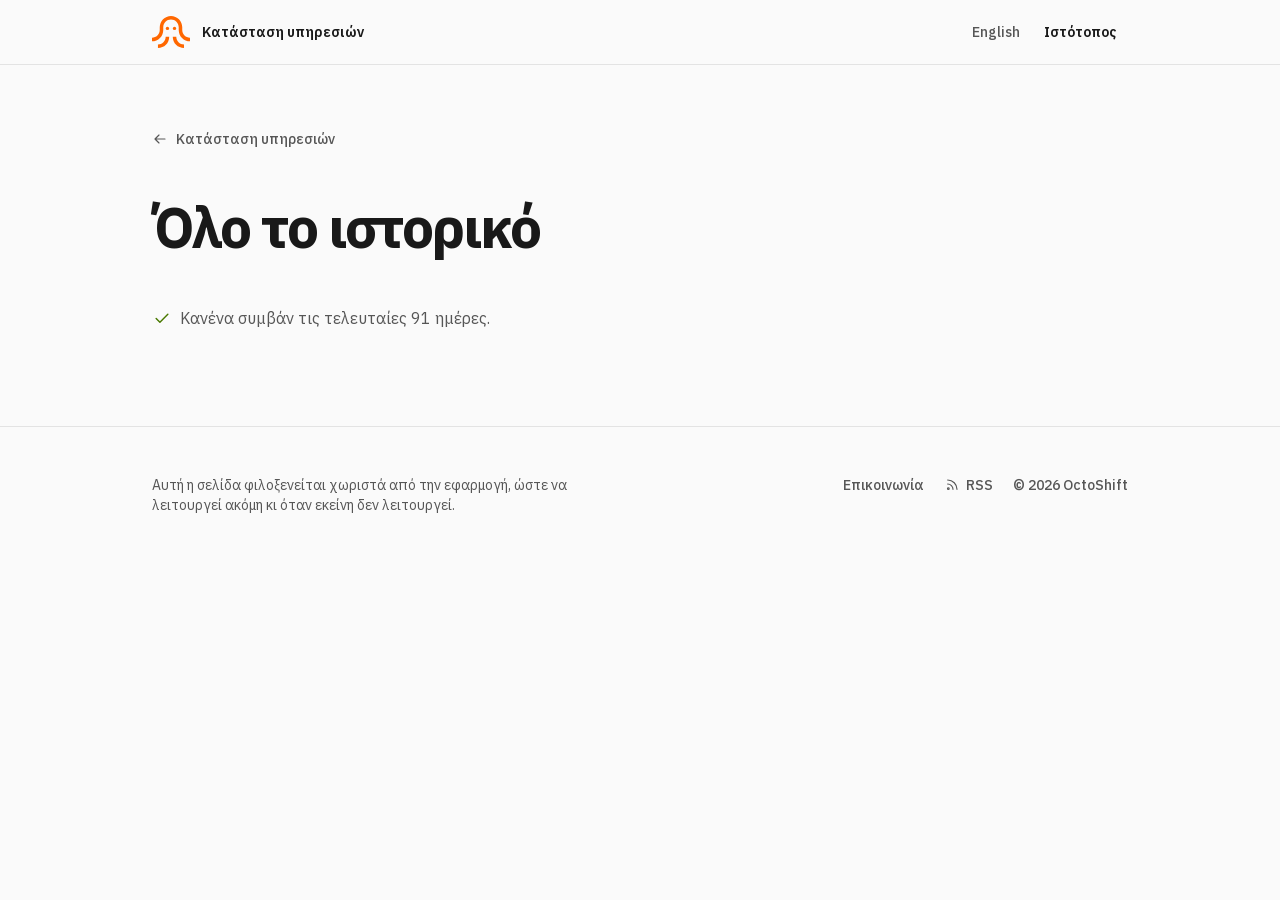
<file: history/index.html>
<!DOCTYPE html>
<html lang="el">
    <head>
        <meta charset="utf-8">
        <meta name="viewport" content="width=device-width, initial-scale=1">
        <script>
            (function () {
                var query = window.matchMedia('(prefers-color-scheme: dark)');
                var paint = function () { document.documentElement.classList.toggle('dark', query.matches); };
                paint();
                query.addEventListener('change', paint);
                document.documentElement.classList.add('js');
            })();
        </script>

        <title>Όλο το ιστορικό · OctoShift</title>
        <meta name="description" content="Αν λειτουργούν η εφαρμογή, η κάρτα εργασίας και οι αποστολές στην ΕΡΓΑΝΗ, τώρα και τις τελευταίες 13 εβδομάδες.">
        <link rel="canonical" href="https://status.octoshift.gr/history/">
                    <link rel="alternate" hreflang="el" href="https://status.octoshift.gr/history/">
                    <link rel="alternate" hreflang="en" href="https://status.octoshift.gr/en/history/">
                <link rel="alternate" hreflang="x-default" href="https://status.octoshift.gr/history/">
        <link rel="alternate" type="application/atom+xml" title="OctoShift · Κατάσταση υπηρεσιών" href="/feed.xml">

        <meta property="og:type" content="website">
        <meta property="og:site_name" content="OctoShift">
        <meta property="og:title" content="Όλο το ιστορικό">
        <meta property="og:description" content="Αν λειτουργούν η εφαρμογή, η κάρτα εργασίας και οι αποστολές στην ΕΡΓΑΝΗ, τώρα και τις τελευταίες 13 εβδομάδες.">
        <meta property="og:url" content="https://status.octoshift.gr/history/">

        <meta name="theme-color" media="(prefers-color-scheme: light)" content="#fafafa">
        <meta name="theme-color" media="(prefers-color-scheme: dark)" content="#131313">
        <link rel="icon" type="image/svg+xml" href="/favicon.svg">
        <link rel="stylesheet" href="/assets/status.css">
    </head>
    <body class="bg-canvas text-text font-sans antialiased">
        <a href="#main" class="focus-ring bg-surface text-text shadow-overlay sr-only z-60 rounded-sm px-4 py-2 font-semibold focus:not-sr-only focus:fixed focus:top-2 focus:left-2">
            Μετάβαση στο περιεχόμενο
        </a>

        <header class="border-border border-b">
            <div class="mx-auto flex h-16 max-w-5xl items-center justify-between gap-4 px-4 sm:px-6">
                <a href="/" class="focus-ring text-text -m-2 flex items-center gap-3 rounded-sm p-2"
                   aria-label="OctoShift, κατάσταση υπηρεσιών">
                    <svg viewBox="0 0 264.71 223.05"
      aria-hidden="true"      class="text-brand-orange h-8 w-auto">
    <g fill="currentColor">
        <path d="M264.71,152.02v24.51c-10.58,0-20.86-2.08-30.53-6.17-9.34-3.95-17.73-9.61-24.93-16.8-7.2-7.2-12.85-15.59-16.8-24.93-4.09-9.68-6.17-19.95-6.17-30.53v-19.66c0-29.73-24.19-53.92-53.92-53.92s-53.92,24.19-53.92,53.92v19.66c0,10.58-2.08,20.86-6.17,30.53-3.95,9.34-9.6,17.73-16.8,24.93-7.2,7.2-15.59,12.85-24.93,16.8-9.68,4.09-19.95,6.17-30.53,6.17v-24.51c29.73,0,53.92-24.19,53.92-53.92v-19.66c0-10.58,2.08-20.86,6.17-30.53,3.95-9.34,9.6-17.73,16.8-24.93,7.2-7.2,15.59-12.85,24.93-16.8,9.68-4.09,19.95-6.17,30.53-6.17s20.86,2.08,30.53,6.17c9.34,3.95,17.73,9.6,24.93,16.8,7.2,7.2,12.85,15.58,16.8,24.93,4.09,9.68,6.17,19.95,6.17,30.53v19.66c0,29.73,24.19,53.92,53.92,53.92Z"/>
<path d="M41.52,223.05v-24.51c29.73,0,53.92-24.19,53.92-53.92h24.51c0,10.58-2.08,20.86-6.17,30.53-3.95,9.34-9.6,17.73-16.8,24.93-7.2,7.2-15.59,12.85-24.93,16.8-9.68,4.09-19.95,6.17-30.53,6.17Z"/>
<path d="M223.2,223.05c-10.58,0-20.86-2.08-30.53-6.17-9.34-3.95-17.73-9.6-24.93-16.8-7.2-7.2-12.85-15.59-16.8-24.93-4.09-9.68-6.17-19.95-6.17-30.53h24.51c0,29.73,24.19,53.92,53.92,53.92v24.51Z"/>
<circle data-eye cx="107.69" cy="86.53" r="11.57"/>
<circle data-eye cx="157.02" cy="86.53" r="11.57"/>
    </g>
</svg>
                    <span class="text-sm font-semibold">Κατάσταση υπηρεσιών</span>
                </a>

                <nav class="flex items-center gap-1 text-sm font-medium">
                    <a href="https://status.octoshift.gr/en/history/" hreflang="en" lang="en"
                       title="Read this page in English"
                       class="focus-ring text-text-muted hover:text-text inline-flex min-h-touch items-center rounded-sm px-2">
                        English
                    </a>
                    <a href="https://octoshift.gr"
                       class="focus-ring text-text hover:bg-surface-hover inline-flex min-h-touch items-center rounded-sm px-3 font-semibold">
                        Ιστότοπος
                    </a>
                </nav>
            </div>
        </header>

        <main id="main">
            <div class="mx-auto flex max-w-5xl flex-col gap-12 px-4 pt-12 sm:px-6 lg:pt-16">
        <a href="/" class="focus-ring text-text-muted hover:text-text inline-flex items-center gap-2 self-start rounded-xs text-sm font-medium">
            <svg viewBox="0 0 24 24" fill="none" stroke="currentColor" stroke-width="1.75"
     stroke-linecap="round" stroke-linejoin="round" aria-hidden="true" focusable="false"
     class="size-4"><path d="M19.5 12h-15M10.5 6l-6 6 6 6"/></svg>
            Κατάσταση υπηρεσιών
        </a>

        <h1 class="text-display-md tracking-display font-bold text-balance">Όλο το ιστορικό</h1>

                    <p class="text-text-muted flex items-center gap-2">
                <svg viewBox="0 0 24 24" fill="none" stroke="currentColor" stroke-width="1.75"
     stroke-linecap="round" stroke-linejoin="round" aria-hidden="true" focusable="false"
     class="text-success-text size-5"><path d="M5 12.5l4.5 4.5L19 7.5"/></svg>
                Κανένα συμβάν τις τελευταίες 91 ημέρες.
            </p>
            </div>
        </main>

        <footer class="border-border mt-24 border-t">
            <div class="text-text-muted mx-auto flex max-w-5xl flex-col gap-6 px-4 py-12 text-sm sm:px-6 md:flex-row md:items-start md:justify-between">
                <p class="max-w-md text-pretty">Αυτή η σελίδα φιλοξενείται χωριστά από την εφαρμογή, ώστε να λειτουργεί ακόμη κι όταν εκείνη δεν λειτουργεί.</p>

                <ul class="flex flex-wrap gap-x-5 gap-y-2 font-medium">
                    <li>
                        <a href="https://octoshift.gr/epikoinonia?topic=support" class="focus-ring hover:text-text rounded-xs">
                            Επικοινωνία
                        </a>
                    </li>
                    <li>
                        <a href="/feed.xml" type="application/atom+xml" title="Νέα συμβάντα μέσω RSS"
                           class="focus-ring hover:text-text inline-flex items-center gap-1.5 rounded-xs">
                            <svg viewBox="0 0 24 24" fill="none" stroke="currentColor" stroke-width="1.75"
     stroke-linecap="round" stroke-linejoin="round" aria-hidden="true" focusable="false"
     class="size-4"><path d="M5.5 4.5a14 14 0 0 1 14 14M5.5 10.5a8 8 0 0 1 8 8"/><circle cx="6.5" cy="17.5" r="1.25"/></svg>
                            RSS
                        </a>
                    </li>
                    <li>© 2026 OctoShift</li>
                </ul>
            </div>
        </footer>

        <script>
    (function () {
        var labelsNode = document.getElementById('status-labels');
        var labels = labelsNode ? JSON.parse(labelsNode.textContent) : null;
        var lang = document.documentElement.lang || 'el';
        var severity = { unknown: 0, operational: 0, maintenance: 1, degraded: 2, partial: 3, outage: 4 };
        var dayOrder = { none: 0, quiet: 0, ok: 0, future: 0, maintenance: 1, dip: 2, degraded: 3, outage: 4 };
        var thresholds = {"ok":99.5,"dip":97,"degraded":90};
        var staleAfter = 30 * 60 * 1000;
        var percent = new Intl.NumberFormat(lang, { maximumFractionDigits: 2 });
        var relative = new Intl.RelativeTimeFormat(lang, { numeric: 'auto' });

        function worse(a, b) { return (severity[b] || 0) > (severity[a] || 0) ? b : a; }
        function raiseDay(a, b) { return (dayOrder[b] || 0) > (dayOrder[a] || 0) ? b : a; }

        function ago(iso) {
            var seconds = Math.round((new Date(iso).getTime() - Date.now()) / 1000);
            var minutes = Math.round(seconds / 60);
            if (Math.abs(minutes) < 1) { return relative.format(0, 'minute'); }
            if (Math.abs(minutes) < 60) { return relative.format(minutes, 'minute'); }
            return relative.format(Math.round(minutes / 60), 'hour');
        }

        function setState(pill, state) {
            pill.querySelectorAll('[data-state]').forEach(function (node) { node.setAttribute('data-state', state); });
            pill.setAttribute('data-state', state);
            var label = pill.querySelector('[data-state-label]');
            if (label && labels.states[state]) { label.textContent = labels.states[state]; }
        }

        function level(counts) {
            if (!counts || !counts[1]) { return 'none'; }
            var uptime = 100 * counts[0] / counts[1];
            if (uptime >= thresholds.ok) { return 'ok'; }
            if (uptime >= thresholds.dip) { return 'dip'; }
            if (uptime >= thresholds.degraded) { return 'degraded'; }
            return 'outage';
        }

        function apply(checks) {
            var fresh = checks.generated_at && (Date.now() - new Date(checks.generated_at).getTime()) < staleAfter;
            var overall = 'operational';

            document.querySelectorAll('[data-component]').forEach(function (row) {
                var key = row.getAttribute('data-component');
                var declared = row.getAttribute('data-declared') || 'operational';
                var grid = row.querySelector('[data-grid]');
                var checked = grid && grid.getAttribute('data-checked') === 'true';
                var state = row.querySelector('[data-state-pill]').getAttribute('data-state');

                if (checked) {
                    var latest = checks.components && checks.components[key];
                    var measured = fresh && latest ? (latest.ok ? 'operational' : 'outage') : null;
                    state = measured ? worse(declared, measured) : (declared !== 'operational' ? declared : 'unknown');
                    setState(row.querySelector('[data-state-pill]'), state);

                    var days = (checks.days && checks.days[key]) || {};
                    var good = 0, total = 0;

                    grid.querySelectorAll('[data-day]').forEach(function (cell) {
                        if (cell.getAttribute('data-level') === 'future') { return; }
                        var counts = days[cell.getAttribute('data-day')];
                        if (counts) { good += counts[0]; total += counts[1]; }
                        cell.setAttribute('data-level', raiseDay(level(counts), cell.getAttribute('data-declared') || 'none'));
                    });

                    var uptime = row.querySelector('[data-uptime]');
                    if (uptime && total > 0) {
                        uptime.textContent = labels.uptime.replace(':percent', percent.format(100 * good / total));
                    }
                }

                overall = worse(overall, state === 'unknown' ? 'operational' : state);
            });

            var anyKnown = Array.prototype.some.call(document.querySelectorAll('[data-state-pill]'), function (pill) {
                return pill.getAttribute('data-state') !== 'unknown';
            });

            var banner = document.querySelector('[data-overall]');
            if (banner) {
                var value = anyKnown ? overall : 'unknown';
                banner.setAttribute('data-overall', value);
                banner.querySelector('[data-overall-text]').textContent = labels.overall[value];
            }

            if (fresh) {
                var stamp = document.querySelector('[data-checked-at]');
                if (stamp) {
                    stamp.setAttribute('data-checked-at', checks.generated_at);
                    stamp.textContent = labels.checked.replace(':time', ago(checks.generated_at));
                }
            }
        }

        function refresh() {
            if (!labels || !labels.checksUrl) { return; }
            fetch(labels.checksUrl, { cache: 'no-store' })
                .then(function (response) { return response.ok ? response.json() : null; })
                .then(function (checks) { if (checks) { apply(checks); } })
                .catch(function () { /* the published page stands */ });
        }

        if (labels) {
            var stamp = document.querySelector('[data-checked-at]');
            if (stamp && stamp.getAttribute('data-checked-at')) {
                stamp.textContent = labels.checked.replace(':time', ago(stamp.getAttribute('data-checked-at')));
            }
            refresh();
            window.setInterval(refresh, 60 * 1000);
        }

        document.querySelectorAll('[data-copy]').forEach(function (button) {
            if (!navigator.clipboard) { return; }
            button.hidden = false;
            button.addEventListener('click', function () {
                navigator.clipboard.writeText(button.getAttribute('data-copy')).then(function () {
                    var label = button.querySelector('[data-copy-label]');
                    var before = label.textContent;
                    label.textContent = button.getAttribute('data-copied');
                    window.setTimeout(function () { label.textContent = before; }, 2000);
                });
            });
        });
    })();
</script>
    </body>
</html>
</file>
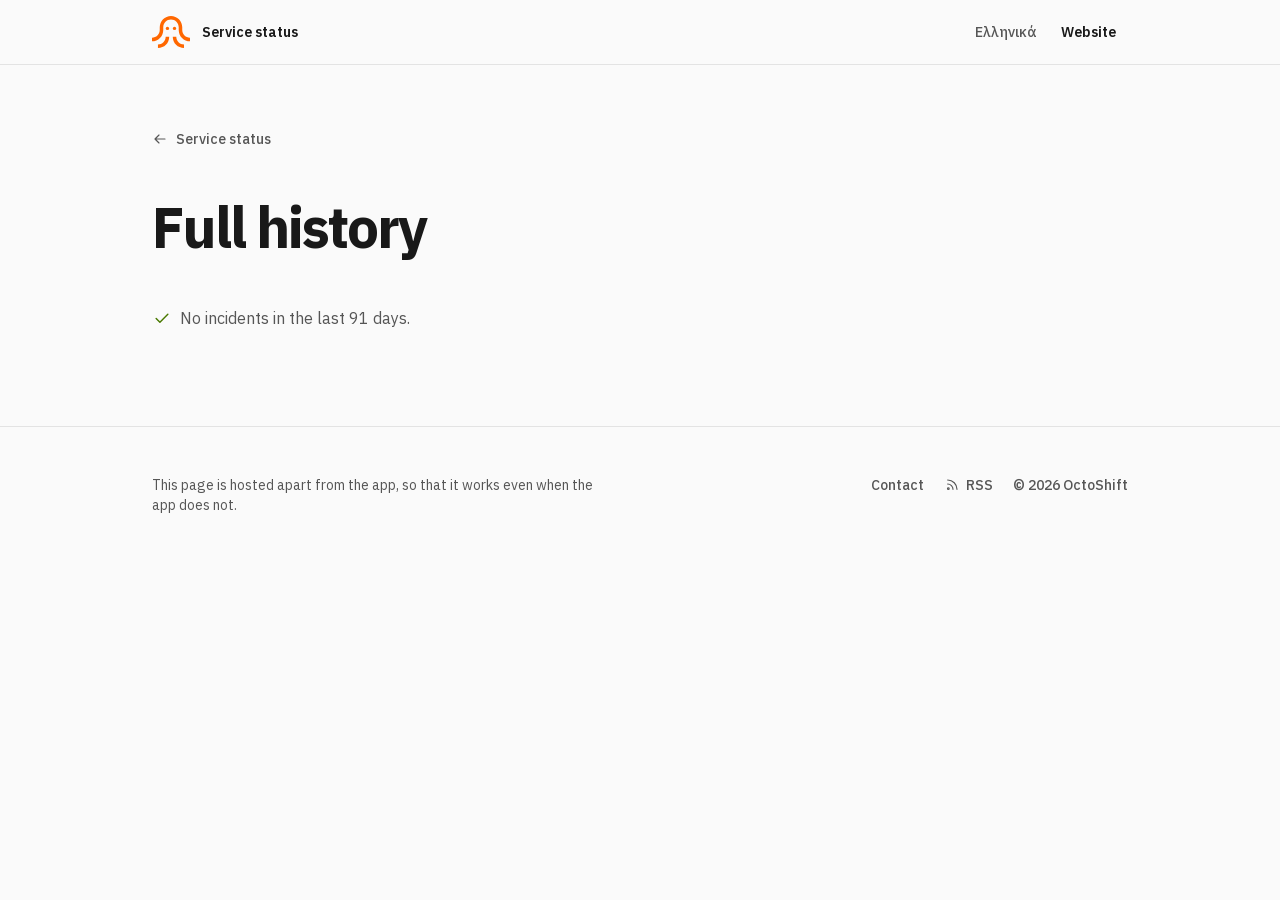
<file: en/history/index.html>
<!DOCTYPE html>
<html lang="en">
    <head>
        <meta charset="utf-8">
        <meta name="viewport" content="width=device-width, initial-scale=1">
        <script>
            (function () {
                var query = window.matchMedia('(prefers-color-scheme: dark)');
                var paint = function () { document.documentElement.classList.toggle('dark', query.matches); };
                paint();
                query.addEventListener('change', paint);
                document.documentElement.classList.add('js');
            })();
        </script>

        <title>Full history · OctoShift</title>
        <meta name="description" content="Whether the app, the digital work card and our submissions to ΕΡΓΑΝΗ are working, now and over the last 13 weeks.">
        <link rel="canonical" href="https://status.octoshift.gr/en/history/">
                    <link rel="alternate" hreflang="el" href="https://status.octoshift.gr/history/">
                    <link rel="alternate" hreflang="en" href="https://status.octoshift.gr/en/history/">
                <link rel="alternate" hreflang="x-default" href="https://status.octoshift.gr/history/">
        <link rel="alternate" type="application/atom+xml" title="OctoShift · Service status" href="/en/feed.xml">

        <meta property="og:type" content="website">
        <meta property="og:site_name" content="OctoShift">
        <meta property="og:title" content="Full history">
        <meta property="og:description" content="Whether the app, the digital work card and our submissions to ΕΡΓΑΝΗ are working, now and over the last 13 weeks.">
        <meta property="og:url" content="https://status.octoshift.gr/en/history/">

        <meta name="theme-color" media="(prefers-color-scheme: light)" content="#fafafa">
        <meta name="theme-color" media="(prefers-color-scheme: dark)" content="#131313">
        <link rel="icon" type="image/svg+xml" href="/favicon.svg">
        <link rel="stylesheet" href="/assets/status.css">
    </head>
    <body class="bg-canvas text-text font-sans antialiased">
        <a href="#main" class="focus-ring bg-surface text-text shadow-overlay sr-only z-60 rounded-sm px-4 py-2 font-semibold focus:not-sr-only focus:fixed focus:top-2 focus:left-2">
            Skip to content
        </a>

        <header class="border-border border-b">
            <div class="mx-auto flex h-16 max-w-5xl items-center justify-between gap-4 px-4 sm:px-6">
                <a href="/en/" class="focus-ring text-text -m-2 flex items-center gap-3 rounded-sm p-2"
                   aria-label="OctoShift, service status">
                    <svg viewBox="0 0 264.71 223.05"
      aria-hidden="true"      class="text-brand-orange h-8 w-auto">
    <g fill="currentColor">
        <path d="M264.71,152.02v24.51c-10.58,0-20.86-2.08-30.53-6.17-9.34-3.95-17.73-9.61-24.93-16.8-7.2-7.2-12.85-15.59-16.8-24.93-4.09-9.68-6.17-19.95-6.17-30.53v-19.66c0-29.73-24.19-53.92-53.92-53.92s-53.92,24.19-53.92,53.92v19.66c0,10.58-2.08,20.86-6.17,30.53-3.95,9.34-9.6,17.73-16.8,24.93-7.2,7.2-15.59,12.85-24.93,16.8-9.68,4.09-19.95,6.17-30.53,6.17v-24.51c29.73,0,53.92-24.19,53.92-53.92v-19.66c0-10.58,2.08-20.86,6.17-30.53,3.95-9.34,9.6-17.73,16.8-24.93,7.2-7.2,15.59-12.85,24.93-16.8,9.68-4.09,19.95-6.17,30.53-6.17s20.86,2.08,30.53,6.17c9.34,3.95,17.73,9.6,24.93,16.8,7.2,7.2,12.85,15.58,16.8,24.93,4.09,9.68,6.17,19.95,6.17,30.53v19.66c0,29.73,24.19,53.92,53.92,53.92Z"/>
<path d="M41.52,223.05v-24.51c29.73,0,53.92-24.19,53.92-53.92h24.51c0,10.58-2.08,20.86-6.17,30.53-3.95,9.34-9.6,17.73-16.8,24.93-7.2,7.2-15.59,12.85-24.93,16.8-9.68,4.09-19.95,6.17-30.53,6.17Z"/>
<path d="M223.2,223.05c-10.58,0-20.86-2.08-30.53-6.17-9.34-3.95-17.73-9.6-24.93-16.8-7.2-7.2-12.85-15.59-16.8-24.93-4.09-9.68-6.17-19.95-6.17-30.53h24.51c0,29.73,24.19,53.92,53.92,53.92v24.51Z"/>
<circle data-eye cx="107.69" cy="86.53" r="11.57"/>
<circle data-eye cx="157.02" cy="86.53" r="11.57"/>
    </g>
</svg>
                    <span class="text-sm font-semibold">Service status</span>
                </a>

                <nav class="flex items-center gap-1 text-sm font-medium">
                    <a href="https://status.octoshift.gr/history/" hreflang="el" lang="el"
                       title="Διαβάστε τη σελίδα στα ελληνικά"
                       class="focus-ring text-text-muted hover:text-text inline-flex min-h-touch items-center rounded-sm px-2">
                        Ελληνικά
                    </a>
                    <a href="https://octoshift.gr/en"
                       class="focus-ring text-text hover:bg-surface-hover inline-flex min-h-touch items-center rounded-sm px-3 font-semibold">
                        Website
                    </a>
                </nav>
            </div>
        </header>

        <main id="main">
            <div class="mx-auto flex max-w-5xl flex-col gap-12 px-4 pt-12 sm:px-6 lg:pt-16">
        <a href="/en/" class="focus-ring text-text-muted hover:text-text inline-flex items-center gap-2 self-start rounded-xs text-sm font-medium">
            <svg viewBox="0 0 24 24" fill="none" stroke="currentColor" stroke-width="1.75"
     stroke-linecap="round" stroke-linejoin="round" aria-hidden="true" focusable="false"
     class="size-4"><path d="M19.5 12h-15M10.5 6l-6 6 6 6"/></svg>
            Service status
        </a>

        <h1 class="text-display-md tracking-display font-bold text-balance">Full history</h1>

                    <p class="text-text-muted flex items-center gap-2">
                <svg viewBox="0 0 24 24" fill="none" stroke="currentColor" stroke-width="1.75"
     stroke-linecap="round" stroke-linejoin="round" aria-hidden="true" focusable="false"
     class="text-success-text size-5"><path d="M5 12.5l4.5 4.5L19 7.5"/></svg>
                No incidents in the last 91 days.
            </p>
            </div>
        </main>

        <footer class="border-border mt-24 border-t">
            <div class="text-text-muted mx-auto flex max-w-5xl flex-col gap-6 px-4 py-12 text-sm sm:px-6 md:flex-row md:items-start md:justify-between">
                <p class="max-w-md text-pretty">This page is hosted apart from the app, so that it works even when the app does not.</p>

                <ul class="flex flex-wrap gap-x-5 gap-y-2 font-medium">
                    <li>
                        <a href="https://octoshift.gr/en/contact?topic=support" class="focus-ring hover:text-text rounded-xs">
                            Contact
                        </a>
                    </li>
                    <li>
                        <a href="/en/feed.xml" type="application/atom+xml" title="New incidents by RSS"
                           class="focus-ring hover:text-text inline-flex items-center gap-1.5 rounded-xs">
                            <svg viewBox="0 0 24 24" fill="none" stroke="currentColor" stroke-width="1.75"
     stroke-linecap="round" stroke-linejoin="round" aria-hidden="true" focusable="false"
     class="size-4"><path d="M5.5 4.5a14 14 0 0 1 14 14M5.5 10.5a8 8 0 0 1 8 8"/><circle cx="6.5" cy="17.5" r="1.25"/></svg>
                            RSS
                        </a>
                    </li>
                    <li>© 2026 OctoShift</li>
                </ul>
            </div>
        </footer>

        <script>
    (function () {
        var labelsNode = document.getElementById('status-labels');
        var labels = labelsNode ? JSON.parse(labelsNode.textContent) : null;
        var lang = document.documentElement.lang || 'el';
        var severity = { unknown: 0, operational: 0, maintenance: 1, degraded: 2, partial: 3, outage: 4 };
        var dayOrder = { none: 0, quiet: 0, ok: 0, future: 0, maintenance: 1, dip: 2, degraded: 3, outage: 4 };
        var thresholds = {"ok":99.5,"dip":97,"degraded":90};
        var staleAfter = 30 * 60 * 1000;
        var percent = new Intl.NumberFormat(lang, { maximumFractionDigits: 2 });
        var relative = new Intl.RelativeTimeFormat(lang, { numeric: 'auto' });

        function worse(a, b) { return (severity[b] || 0) > (severity[a] || 0) ? b : a; }
        function raiseDay(a, b) { return (dayOrder[b] || 0) > (dayOrder[a] || 0) ? b : a; }

        function ago(iso) {
            var seconds = Math.round((new Date(iso).getTime() - Date.now()) / 1000);
            var minutes = Math.round(seconds / 60);
            if (Math.abs(minutes) < 1) { return relative.format(0, 'minute'); }
            if (Math.abs(minutes) < 60) { return relative.format(minutes, 'minute'); }
            return relative.format(Math.round(minutes / 60), 'hour');
        }

        function setState(pill, state) {
            pill.querySelectorAll('[data-state]').forEach(function (node) { node.setAttribute('data-state', state); });
            pill.setAttribute('data-state', state);
            var label = pill.querySelector('[data-state-label]');
            if (label && labels.states[state]) { label.textContent = labels.states[state]; }
        }

        function level(counts) {
            if (!counts || !counts[1]) { return 'none'; }
            var uptime = 100 * counts[0] / counts[1];
            if (uptime >= thresholds.ok) { return 'ok'; }
            if (uptime >= thresholds.dip) { return 'dip'; }
            if (uptime >= thresholds.degraded) { return 'degraded'; }
            return 'outage';
        }

        function apply(checks) {
            var fresh = checks.generated_at && (Date.now() - new Date(checks.generated_at).getTime()) < staleAfter;
            var overall = 'operational';

            document.querySelectorAll('[data-component]').forEach(function (row) {
                var key = row.getAttribute('data-component');
                var declared = row.getAttribute('data-declared') || 'operational';
                var grid = row.querySelector('[data-grid]');
                var checked = grid && grid.getAttribute('data-checked') === 'true';
                var state = row.querySelector('[data-state-pill]').getAttribute('data-state');

                if (checked) {
                    var latest = checks.components && checks.components[key];
                    var measured = fresh && latest ? (latest.ok ? 'operational' : 'outage') : null;
                    state = measured ? worse(declared, measured) : (declared !== 'operational' ? declared : 'unknown');
                    setState(row.querySelector('[data-state-pill]'), state);

                    var days = (checks.days && checks.days[key]) || {};
                    var good = 0, total = 0;

                    grid.querySelectorAll('[data-day]').forEach(function (cell) {
                        if (cell.getAttribute('data-level') === 'future') { return; }
                        var counts = days[cell.getAttribute('data-day')];
                        if (counts) { good += counts[0]; total += counts[1]; }
                        cell.setAttribute('data-level', raiseDay(level(counts), cell.getAttribute('data-declared') || 'none'));
                    });

                    var uptime = row.querySelector('[data-uptime]');
                    if (uptime && total > 0) {
                        uptime.textContent = labels.uptime.replace(':percent', percent.format(100 * good / total));
                    }
                }

                overall = worse(overall, state === 'unknown' ? 'operational' : state);
            });

            var anyKnown = Array.prototype.some.call(document.querySelectorAll('[data-state-pill]'), function (pill) {
                return pill.getAttribute('data-state') !== 'unknown';
            });

            var banner = document.querySelector('[data-overall]');
            if (banner) {
                var value = anyKnown ? overall : 'unknown';
                banner.setAttribute('data-overall', value);
                banner.querySelector('[data-overall-text]').textContent = labels.overall[value];
            }

            if (fresh) {
                var stamp = document.querySelector('[data-checked-at]');
                if (stamp) {
                    stamp.setAttribute('data-checked-at', checks.generated_at);
                    stamp.textContent = labels.checked.replace(':time', ago(checks.generated_at));
                }
            }
        }

        function refresh() {
            if (!labels || !labels.checksUrl) { return; }
            fetch(labels.checksUrl, { cache: 'no-store' })
                .then(function (response) { return response.ok ? response.json() : null; })
                .then(function (checks) { if (checks) { apply(checks); } })
                .catch(function () { /* the published page stands */ });
        }

        if (labels) {
            var stamp = document.querySelector('[data-checked-at]');
            if (stamp && stamp.getAttribute('data-checked-at')) {
                stamp.textContent = labels.checked.replace(':time', ago(stamp.getAttribute('data-checked-at')));
            }
            refresh();
            window.setInterval(refresh, 60 * 1000);
        }

        document.querySelectorAll('[data-copy]').forEach(function (button) {
            if (!navigator.clipboard) { return; }
            button.hidden = false;
            button.addEventListener('click', function () {
                navigator.clipboard.writeText(button.getAttribute('data-copy')).then(function () {
                    var label = button.querySelector('[data-copy-label]');
                    var before = label.textContent;
                    label.textContent = button.getAttribute('data-copied');
                    window.setTimeout(function () { label.textContent = before; }, 2000);
                });
            });
        });
    })();
</script>
    </body>
</html>
</file>
